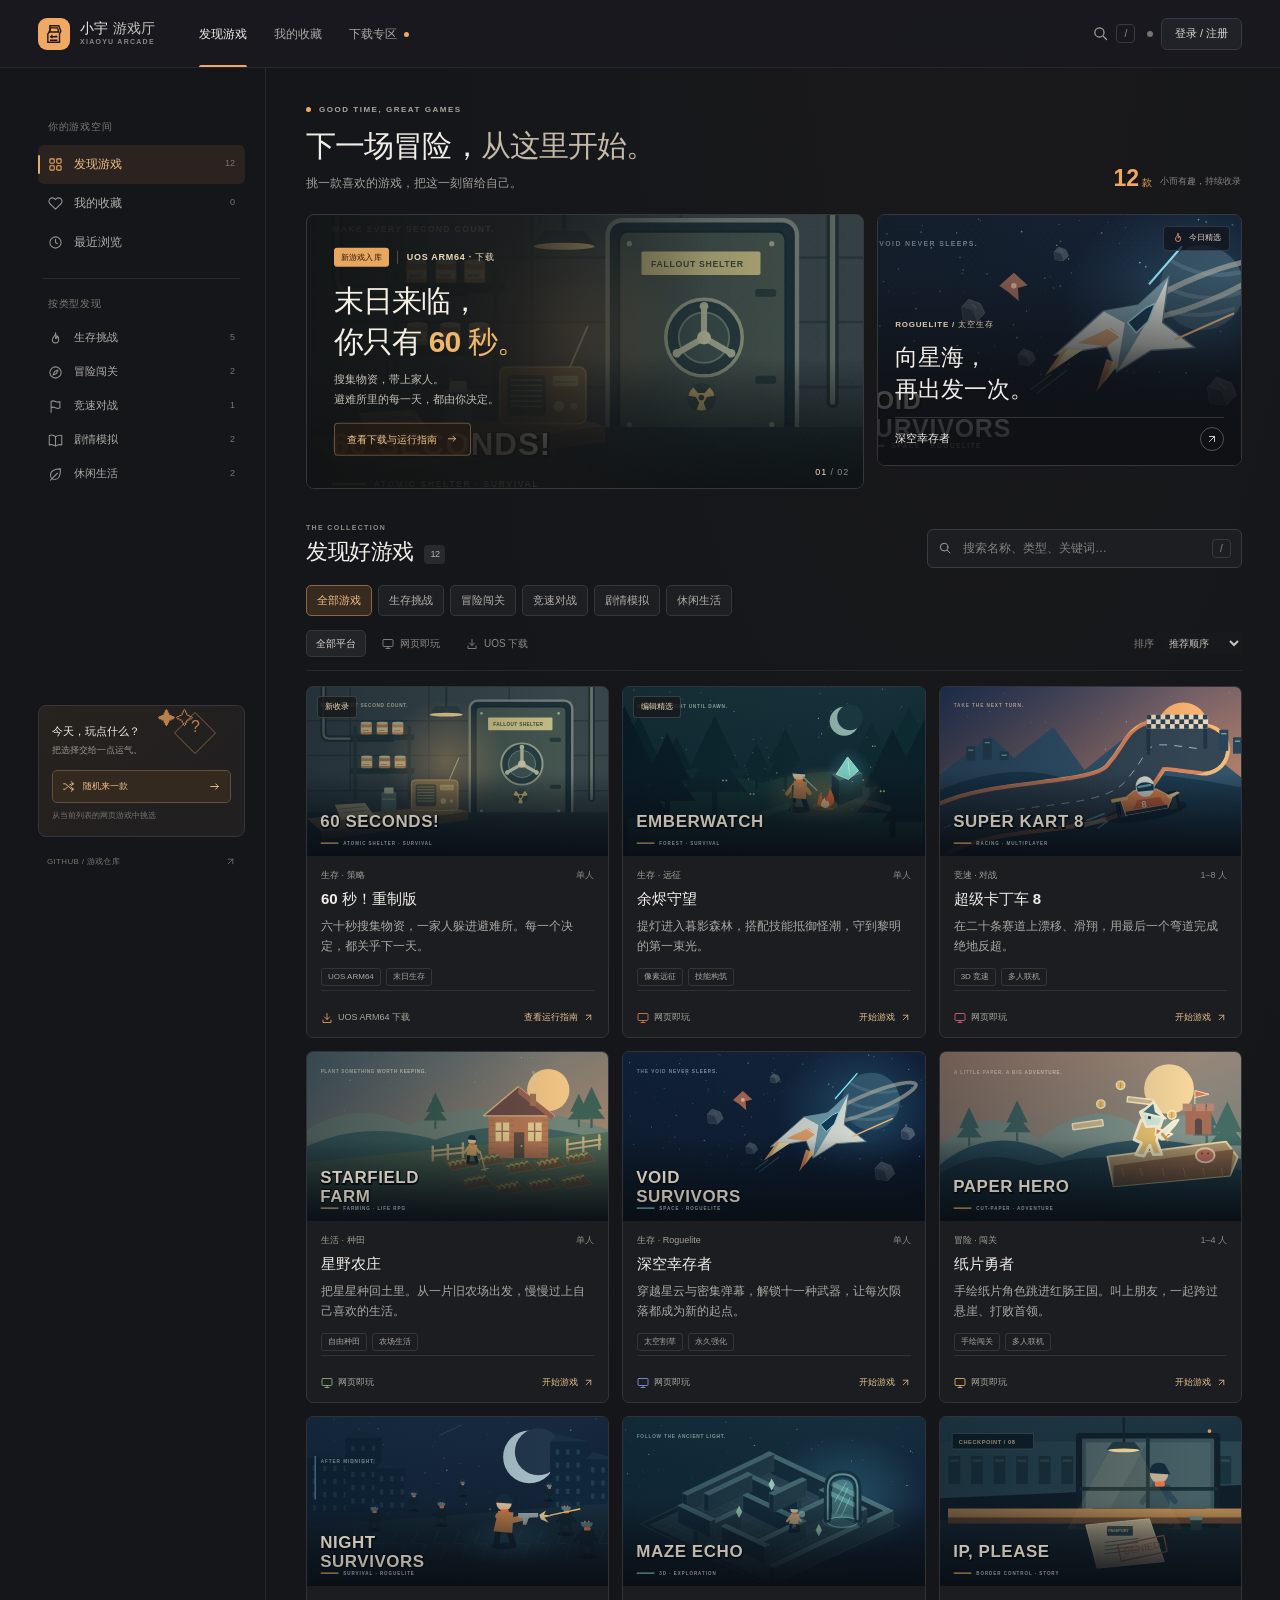
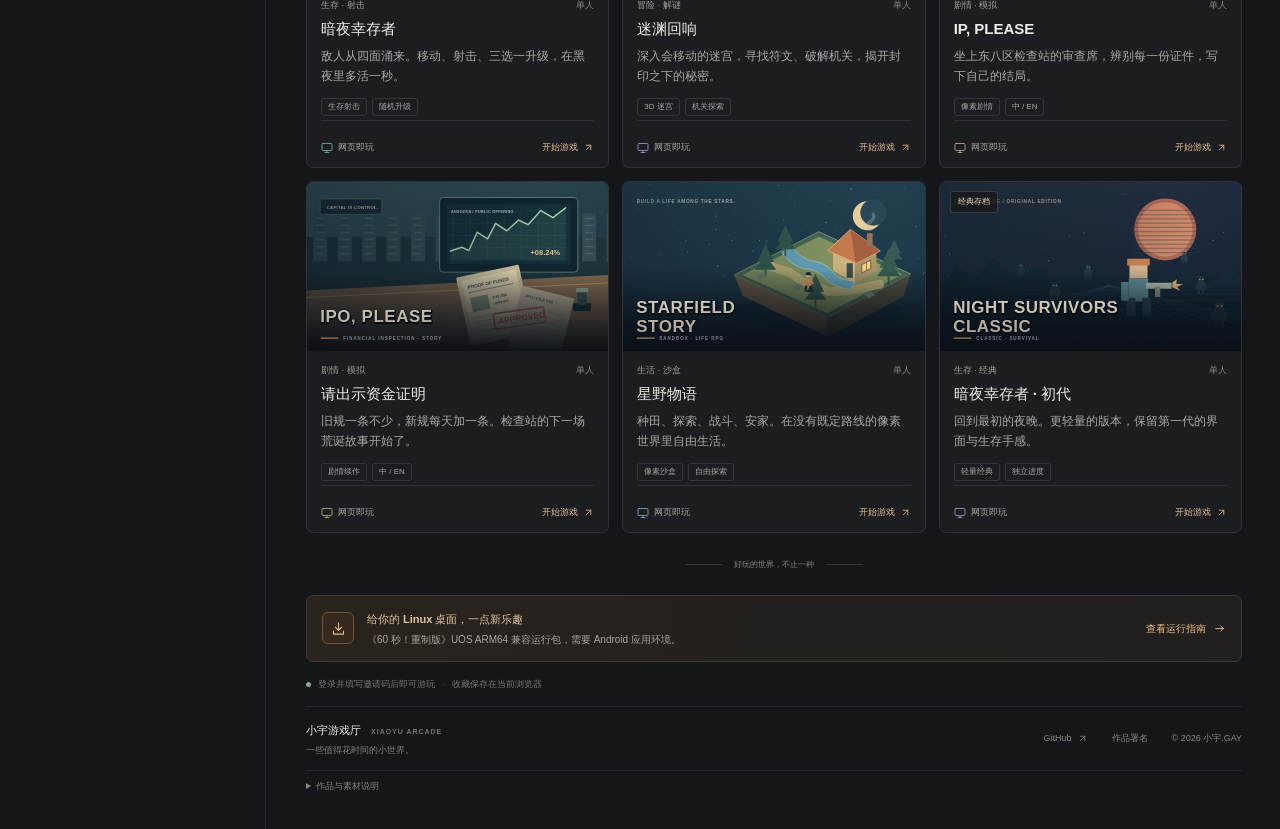
<file: index.html>
<!doctype html>
<html lang="zh-CN">
<head>
<meta charset="utf-8">
<meta name="viewport" content="width=device-width, initial-scale=1">
<meta name="theme-color" content="#11131a">
<meta name="arcade-api" content="https://arcade.ghbqu.dpdns.org">
<title>小宇游戏厅 · 下一场冒险，从这里开始</title>
<meta name="description" content="小宇游戏厅：发现生存、冒险、竞速、剧情与生活游戏。分类浏览、即时搜索、收藏喜爱的作品，另有 UOS ARM64 兼容运行包下载。">
<meta property="og:title" content="小宇游戏厅 · 下一场冒险，从这里开始">
<meta property="og:description" content="12 款游戏，11 款网页作品与 UOS ARM64 下载。发现你的下一场冒险。">
<link rel="icon" href="assets/favicon.svg" type="image/svg+xml">
<link rel="stylesheet" href="assets/arcade.css">
</head>
<body>
<svg class="sprite-sheet" aria-hidden="true" xmlns="http://www.w3.org/2000/svg"><defs><symbol id="i-search" viewBox="0 0 24 24"><circle cx="10.5" cy="10.5" r="6.5"/><path d="m16 16 4.5 4.5"/></symbol><symbol id="i-grid" viewBox="0 0 24 24"><rect x="3" y="3" width="7" height="7" rx="1.5"/><rect x="14" y="3" width="7" height="7" rx="1.5"/><rect x="3" y="14" width="7" height="7" rx="1.5"/><rect x="14" y="14" width="7" height="7" rx="1.5"/></symbol><symbol id="i-heart" viewBox="0 0 24 24"><path d="M20.8 4.6a5.5 5.5 0 0 0-7.8 0L12 5.7l-1.1-1.1a5.5 5.5 0 1 0-7.8 7.8L12 21l8.8-8.6a5.5 5.5 0 0 0 0-7.8Z"/></symbol><symbol id="i-clock" viewBox="0 0 24 24"><circle cx="12" cy="12" r="9"/><path d="M12 7v5l3 2"/></symbol><symbol id="i-download" viewBox="0 0 24 24"><path d="M12 3v12m-5-5 5 5 5-5M4 16v5h16v-5"/></symbol><symbol id="i-arrow" viewBox="0 0 24 24"><path d="M5 12h14m-5-5 5 5-5 5"/></symbol><symbol id="i-external" viewBox="0 0 24 24"><path d="M7 17 17 7H7m10 0v10"/></symbol><symbol id="i-play" viewBox="0 0 24 24"><path d="m9 5 11 7-11 7Z"/></symbol><symbol id="i-shuffle" viewBox="0 0 24 24"><path d="M3 7h3l12 10h3m-4-4 4 4-4 4M3 17h3l4-4m4-4 4-2h3m-4-4 4 4-4 4"/></symbol><symbol id="i-flame" viewBox="0 0 24 24"><path d="M12 3c1 5-5 6-5 11a5 5 0 0 0 10 0c0-3-1-5-2-6 0 4-3 4-3 4s2-5 0-9Z"/></symbol><symbol id="i-compass" viewBox="0 0 24 24"><circle cx="12" cy="12" r="9"/><path d="m16 8-2.5 5.5L8 16l2.5-5.5Z"/></symbol><symbol id="i-flag" viewBox="0 0 24 24"><path d="M5 21V4m0 0c5-4 9 4 14 0v10c-5 4-9-4-14 0"/></symbol><symbol id="i-book" viewBox="0 0 24 24"><path d="M12 6C9 3 5 3 2 4v15c4-1 7 0 10 2 3-2 6-3 10-2V4c-4-1-7 0-10 2Zm0 0v15"/></symbol><symbol id="i-leaf" viewBox="0 0 24 24"><path d="M20 3C10 3 4 6 4 13a7 7 0 0 0 7 7c7 0 9-7 9-17ZM4 21 15 10"/></symbol><symbol id="i-monitor" viewBox="0 0 24 24"><rect x="2" y="3" width="20" height="14" rx="2"/><path d="M8 21h8m-4-4v4"/></symbol><symbol id="i-users" viewBox="0 0 24 24"><circle cx="9" cy="8" r="3"/><path d="M3 21v-3a6 6 0 0 1 12 0v3m2-16a3 3 0 0 1 0 6m1 4a5 5 0 0 1 3 4v2"/></symbol><symbol id="i-close" viewBox="0 0 24 24"><path d="m6 6 12 12M6 18 18 6"/></symbol><symbol id="i-user" viewBox="0 0 24 24"><circle cx="12" cy="8" r="4"/><path d="M4 21v-2a8 8 0 0 1 16 0v2"/></symbol><symbol id="i-chevron" viewBox="0 0 24 24"><path d="m9 5 7 7-7 7"/></symbol></defs></svg>
<a class="skip-link" href="#library">跳到游戏列表</a>
<header class="site-header"><div class="header-inner">
  <a class="brand" href="./" aria-label="小宇游戏厅首页"><span class="brand-icon"><svg viewBox="0 0 32 32" aria-hidden="true"><path d="M10 4h13l3 8-2 4v12H7V16l3-4Z" fill="none" stroke="currentColor" stroke-width="2"/><path d="M11 7h10l2 6H9Zm-1 13h11M13 17v5m6-4v1M10 25h11" fill="none" stroke="currentColor" stroke-width="2"/></svg></span><span>小宇<span class="brand-soft">游戏厅</span><small>XIAOYU ARCADE</small></span></a>
  <nav class="header-nav" aria-label="主导航"><a href="#library" class="active" data-nav="discover">发现游戏</a><button type="button" data-view="favorites">我的收藏</button><button type="button" data-platform="download">下载专区<span class="nav-new"></span></button></nav>
  <div class="header-actions"><button class="header-search" type="button" id="focus-search" aria-label="搜索游戏"><svg class="icon " aria-hidden="true"><use href="#i-search"></use></svg><kbd>/</kbd></button><div class="accountbar" id="accountbar" data-state="login"><span class="ab-dot" aria-hidden="true"></span><span class="ab-name sr-only" id="ab-name">未登录</span><span class="ab-note sr-only" id="ab-note">登录后凭邀请码进入</span><button type="button" class="ab-btn" id="ab-main">登录 / 注册</button><button type="button" class="ab-btn ab-ghost" id="ab-logout" hidden>退出</button></div></div>
</div></header>
<div class="page-layout">
<aside class="sidebar" aria-label="游戏导航"><div class="sidebar-sticky">
 <p class="side-label">你的游戏空间</p>
 <button type="button" class="side-link active" data-view="all" aria-pressed="true"><svg class="icon " aria-hidden="true"><use href="#i-grid"></use></svg><span>发现游戏</span><span class="side-number">12</span></button>
 <button type="button" class="side-link" data-view="favorites" aria-pressed="false"><svg class="icon " aria-hidden="true"><use href="#i-heart"></use></svg><span>我的收藏</span><span class="side-number" id="favorite-count">0</span></button>
 <button type="button" class="side-link" data-view="recent" aria-pressed="false"><svg class="icon " aria-hidden="true"><use href="#i-clock"></use></svg><span>最近浏览</span></button>
 <div class="side-divider"></div><p class="side-label">按类型发现</p><button type="button" class="side-category" data-category="survival" aria-pressed="false"><svg class="icon " aria-hidden="true"><use href="#i-flame"></use></svg><span>生存挑战</span><span class="category-count" data-count="survival"></span></button><button type="button" class="side-category" data-category="adventure" aria-pressed="false"><svg class="icon " aria-hidden="true"><use href="#i-compass"></use></svg><span>冒险闯关</span><span class="category-count" data-count="adventure"></span></button><button type="button" class="side-category" data-category="racing" aria-pressed="false"><svg class="icon " aria-hidden="true"><use href="#i-flag"></use></svg><span>竞速对战</span><span class="category-count" data-count="racing"></span></button><button type="button" class="side-category" data-category="story" aria-pressed="false"><svg class="icon " aria-hidden="true"><use href="#i-book"></use></svg><span>剧情模拟</span><span class="category-count" data-count="story"></span></button><button type="button" class="side-category" data-category="life" aria-pressed="false"><svg class="icon " aria-hidden="true"><use href="#i-leaf"></use></svg><span>休闲生活</span><span class="category-count" data-count="life"></span></button>
 <div class="sidebar-bottom"><div class="random-art" aria-hidden="true">✦<span>?</span>✧</div><h3>今天，玩点什么？</h3><p>把选择交给一点运气。</p><button type="button" class="random-button" id="random-game"><svg class="icon " aria-hidden="true"><use href="#i-shuffle"></use></svg>随机来一款<svg class="icon " aria-hidden="true"><use href="#i-arrow"></use></svg></button><span class="sidebar-small">从当前列表的网页游戏中挑选</span></div>
 <a class="repo-link" href="https://github.com/GHBQU/game" target="_blank" rel="noopener">GITHUB / 游戏仓库 <svg class="icon " aria-hidden="true"><use href="#i-external"></use></svg></a>
</div></aside>
<main id="main-content">
 <section class="intro"><div><span class="eyebrow"><span></span> GOOD TIME, GREAT GAMES</span><h1>下一场冒险，<span>从这里开始。</span></h1><p>挑一款喜欢的游戏，把这一刻留给自己。</p></div><div class="collection-stat"><strong>12<span>款</span></strong><span>小而有趣，持续收录</span></div></section>
 <section class="featured-row" aria-label="本期推荐">
  <a class="feature-main entry" href="games/60-seconds-reatomized/" data-access="public" data-visit="60-seconds"><img src="assets/covers/60-seconds.svg" alt="避难所主题插画" width="640" height="360" fetchpriority="high"><div class="feature-shade"></div><div class="feature-content"><div class="feature-badges"><span class="new-badge">新游戏入库</span><span>UOS ARM64 · 下载</span></div><h2>末日来临，<br>你只有 <em>60 秒。</em></h2><p>搜集物资，带上家人。<br>避难所里的每一天，都由你决定。</p><span class="feature-button">查看下载与运行指南 <svg class="icon " aria-hidden="true"><use href="#i-arrow"></use></svg></span></div><div class="feature-index" aria-hidden="true">01 <span>/ 02</span></div></a>
  <a class="feature-side entry" href="games/void-survivors/" data-visit="void-survivors"><img src="assets/covers/void-survivors.svg" alt="深空飞船主题插画" width="640" height="360"><span class="pick-badge"><svg class="icon " aria-hidden="true"><use href="#i-flame"></use></svg> 今日精选</span><div class="feature-side-content"><span>ROGUELITE / 太空生存</span><h2>向星海，<br>再出发一次。</h2><div><span>深空幸存者</span><span class="round-arrow"><svg class="icon " aria-hidden="true"><use href="#i-external"></use></svg></span></div></div></a>
 </section>
 <section id="library" class="library" aria-labelledby="library-title">
  <div class="library-heading"><div><span class="section-kicker">THE COLLECTION</span><h2 id="library-title">发现好游戏 <span id="result-count">12</span></h2></div><div class="search-box"><svg class="icon " aria-hidden="true"><use href="#i-search"></use></svg><label class="sr-only" for="game-search">搜索名称、类型或关键词</label><input id="game-search" type="search" placeholder="搜索名称、类型、关键词…" autocomplete="off" maxlength="100"><button type="button" id="clear-search" aria-label="清除搜索" hidden><svg class="icon " aria-hidden="true"><use href="#i-close"></use></svg></button><kbd>/</kbd></div></div>
  <div class="category-chips" role="group" aria-label="游戏类型"><button type="button" class="category-chip active" data-category="all" aria-pressed="true">全部游戏</button><button type="button" class="category-chip" data-category="survival" aria-pressed="false">生存挑战</button><button type="button" class="category-chip" data-category="adventure" aria-pressed="false">冒险闯关</button><button type="button" class="category-chip" data-category="racing" aria-pressed="false">竞速对战</button><button type="button" class="category-chip" data-category="story" aria-pressed="false">剧情模拟</button><button type="button" class="category-chip" data-category="life" aria-pressed="false">休闲生活</button></div>
  <div class="library-toolbar"><div class="platform-filters" role="group" aria-label="游戏平台"><button type="button" data-platform="all" class="active" aria-pressed="true">全部平台</button><button type="button" data-platform="web" aria-pressed="false"><svg class="icon " aria-hidden="true"><use href="#i-monitor"></use></svg>网页即玩</button><button type="button" data-platform="download" aria-pressed="false"><svg class="icon " aria-hidden="true"><use href="#i-download"></use></svg>UOS 下载</button></div><label class="sort-control">排序<select id="game-sort" aria-label="游戏排序"><option value="featured">推荐顺序</option><option value="name">游戏名称</option><option value="recent">最近浏览</option></select></label></div>
  <div class="active-view" id="active-view" hidden><span id="view-label"></span><button type="button" id="reset-filters">重置筛选 <svg class="icon " aria-hidden="true"><use href="#i-close"></use></svg></button></div>
  <p class="sr-only" aria-live="polite" aria-atomic="true" id="search-status">显示全部 12 款游戏</p>
  <div class="game-grid" id="game-grid"><article class="game-card" data-id="60-seconds" data-category="survival" data-platform="download" data-title="60 秒！重制版" data-search="60 秒！重制版 60 SECONDS! REATOMIZED 六十秒搜集物资，一家人躲进避难所。每一个决定，都关乎下一天。 六十秒 重制版 60 seconds reatomized linux uos arm64 安卓 android 核战争 避难所 UOS ARM64 末日生存" data-order="0" style="--card-accent:#eaa552">
  <a class="entry card-main" href="games/60-seconds-reatomized/" data-access="public" data-visit="60-seconds">
    <div class="cover"><img src="assets/covers/60-seconds.svg" alt="" loading="lazy" width="640" height="360"><span class="cover-badge">新收录</span><span class="cover-open"><svg class="icon " aria-hidden="true"><use href="#i-download"></use></svg></span></div>
    <div class="card-body"><div class="card-genre">生存 · 策略<span>单人</span></div><h3>60 秒！重制版</h3><p>六十秒搜集物资，一家人躲进避难所。每一个决定，都关乎下一天。</p><div class="card-tags"><span>UOS ARM64</span><span>末日生存</span></div><div class="card-bottom"><span><svg class="icon " aria-hidden="true"><use href="#i-download"></use></svg>UOS ARM64 下载</span><span class="card-action">查看运行指南<svg class="icon " aria-hidden="true"><use href="#i-external"></use></svg></span></div></div>
  </a><button class="favorite-button" type="button" data-favorite="60-seconds" aria-pressed="false" aria-label="收藏60 秒！重制版"><svg class="icon " aria-hidden="true"><use href="#i-heart"></use></svg></button>
</article><article class="game-card" data-id="emberwatch" data-category="survival" data-platform="web" data-title="余烬守望" data-search="余烬守望 EMBERWATCH 提灯进入暮影森林，搭配技能抵御怪潮，守到黎明的第一束光。 森林 像素 生存 割草 冲刺 emberwatch 像素远征 技能构筑" data-order="1" style="--card-accent:#dd7f41">
  <a class="entry card-main" href="games/emberwatch/" data-visit="emberwatch">
    <div class="cover"><img src="assets/covers/emberwatch.svg" alt="" loading="lazy" width="640" height="360"><span class="cover-badge">编辑精选</span><span class="cover-open"><svg class="icon " aria-hidden="true"><use href="#i-play"></use></svg></span></div>
    <div class="card-body"><div class="card-genre">生存 · 远征<span>单人</span></div><h3>余烬守望</h3><p>提灯进入暮影森林，搭配技能抵御怪潮，守到黎明的第一束光。</p><div class="card-tags"><span>像素远征</span><span>技能构筑</span></div><div class="card-bottom"><span><svg class="icon " aria-hidden="true"><use href="#i-monitor"></use></svg>网页即玩</span><span class="card-action">开始游戏<svg class="icon " aria-hidden="true"><use href="#i-external"></use></svg></span></div></div>
  </a><button class="favorite-button" type="button" data-favorite="emberwatch" aria-pressed="false" aria-label="收藏余烬守望"><svg class="icon " aria-hidden="true"><use href="#i-heart"></use></svg></button>
</article><article class="game-card" data-id="super-kart-8" data-category="racing" data-platform="web" data-title="超级卡丁车 8" data-search="超级卡丁车 8 SUPER KART 8 在二十条赛道上漂移、滑翔，用最后一个弯道完成绝地反超。 赛车 卡丁车 联机 多人 竞速 super kart 8 3D 竞速 多人联机" data-order="2" style="--card-accent:#e0657e">
  <a class="entry card-main" href="games/super-kart-8/" data-visit="super-kart-8">
    <div class="cover"><img src="assets/covers/super-kart-8.svg" alt="" loading="lazy" width="640" height="360"><span class="cover-open"><svg class="icon " aria-hidden="true"><use href="#i-play"></use></svg></span></div>
    <div class="card-body"><div class="card-genre">竞速 · 对战<span>1–8 人</span></div><h3>超级卡丁车 8</h3><p>在二十条赛道上漂移、滑翔，用最后一个弯道完成绝地反超。</p><div class="card-tags"><span>3D 竞速</span><span>多人联机</span></div><div class="card-bottom"><span><svg class="icon " aria-hidden="true"><use href="#i-monitor"></use></svg>网页即玩</span><span class="card-action">开始游戏<svg class="icon " aria-hidden="true"><use href="#i-external"></use></svg></span></div></div>
  </a><button class="favorite-button" type="button" data-favorite="super-kart-8" aria-pressed="false" aria-label="收藏超级卡丁车 8"><svg class="icon " aria-hidden="true"><use href="#i-heart"></use></svg></button>
</article><article class="game-card" data-id="starfield-farm" data-category="life" data-platform="web" data-title="星野农庄" data-search="星野农庄 STARFIELD FARM 把星星种回土里。从一片旧农场出发，慢慢过上自己喜欢的生活。 生活 模拟 沙盒 种田 像素 星野 农庄 farm 自由种田 农场生活" data-order="3" style="--card-accent:#93b67b">
  <a class="entry card-main" href="games/starfield-farm/" data-visit="starfield-farm">
    <div class="cover"><img src="assets/covers/starfield-farm.svg" alt="" loading="lazy" width="640" height="360"><span class="cover-open"><svg class="icon " aria-hidden="true"><use href="#i-play"></use></svg></span></div>
    <div class="card-body"><div class="card-genre">生活 · 种田<span>单人</span></div><h3>星野农庄</h3><p>把星星种回土里。从一片旧农场出发，慢慢过上自己喜欢的生活。</p><div class="card-tags"><span>自由种田</span><span>农场生活</span></div><div class="card-bottom"><span><svg class="icon " aria-hidden="true"><use href="#i-monitor"></use></svg>网页即玩</span><span class="card-action">开始游戏<svg class="icon " aria-hidden="true"><use href="#i-external"></use></svg></span></div></div>
  </a><button class="favorite-button" type="button" data-favorite="starfield-farm" aria-pressed="false" aria-label="收藏星野农庄"><svg class="icon " aria-hidden="true"><use href="#i-heart"></use></svg></button>
</article><article class="game-card" data-id="void-survivors" data-category="survival" data-platform="web" data-title="深空幸存者" data-search="深空幸存者 VOID SURVIVORS 穿越星云与密集弹幕，解锁十一种武器，让每次陨落都成为新的起点。 太空 飞船 生存 射击 割草 roguelite void survivors 太空割草 永久强化" data-order="4" style="--card-accent:#8b95df">
  <a class="entry card-main" href="games/void-survivors/" data-visit="void-survivors">
    <div class="cover"><img src="assets/covers/void-survivors.svg" alt="" loading="lazy" width="640" height="360"><span class="cover-open"><svg class="icon " aria-hidden="true"><use href="#i-play"></use></svg></span></div>
    <div class="card-body"><div class="card-genre">生存 · Roguelite<span>单人</span></div><h3>深空幸存者</h3><p>穿越星云与密集弹幕，解锁十一种武器，让每次陨落都成为新的起点。</p><div class="card-tags"><span>太空割草</span><span>永久强化</span></div><div class="card-bottom"><span><svg class="icon " aria-hidden="true"><use href="#i-monitor"></use></svg>网页即玩</span><span class="card-action">开始游戏<svg class="icon " aria-hidden="true"><use href="#i-external"></use></svg></span></div></div>
  </a><button class="favorite-button" type="button" data-favorite="void-survivors" aria-pressed="false" aria-label="收藏深空幸存者"><svg class="icon " aria-hidden="true"><use href="#i-heart"></use></svg></button>
</article><article class="game-card" data-id="paper-hero" data-category="adventure" data-platform="web" data-title="纸片勇者" data-search="纸片勇者 PAPER HERO 手绘纸片角色跳进红肠王国。叫上朋友，一起跨过悬崖、打败首领。 手绘 横版 闯关 平台 多人 联机 纸片 paper hero 手绘闯关 多人联机" data-order="5" style="--card-accent:#e5b763">
  <a class="entry card-main" href="games/paper-hero/" data-visit="paper-hero">
    <div class="cover"><img src="assets/covers/paper-hero.svg" alt="" loading="lazy" width="640" height="360"><span class="cover-open"><svg class="icon " aria-hidden="true"><use href="#i-play"></use></svg></span></div>
    <div class="card-body"><div class="card-genre">冒险 · 闯关<span>1–4 人</span></div><h3>纸片勇者</h3><p>手绘纸片角色跳进红肠王国。叫上朋友，一起跨过悬崖、打败首领。</p><div class="card-tags"><span>手绘闯关</span><span>多人联机</span></div><div class="card-bottom"><span><svg class="icon " aria-hidden="true"><use href="#i-monitor"></use></svg>网页即玩</span><span class="card-action">开始游戏<svg class="icon " aria-hidden="true"><use href="#i-external"></use></svg></span></div></div>
  </a><button class="favorite-button" type="button" data-favorite="paper-hero" aria-pressed="false" aria-label="收藏纸片勇者"><svg class="icon " aria-hidden="true"><use href="#i-heart"></use></svg></button>
</article><article class="game-card" data-id="night-survivors" data-category="survival" data-platform="web" data-title="暗夜幸存者" data-search="暗夜幸存者 NIGHT SURVIVORS 敌人从四面涌来。移动、射击、三选一升级，在黑夜里多活一秒。 生存 射击 割草 暗夜 night survivors 生存射击 随机升级" data-order="6" style="--card-accent:#66b4a9">
  <a class="entry card-main" href="games/night-survivors/" data-visit="night-survivors">
    <div class="cover"><img src="assets/covers/night-survivors.svg" alt="" loading="lazy" width="640" height="360"><span class="cover-open"><svg class="icon " aria-hidden="true"><use href="#i-play"></use></svg></span></div>
    <div class="card-body"><div class="card-genre">生存 · 射击<span>单人</span></div><h3>暗夜幸存者</h3><p>敌人从四面涌来。移动、射击、三选一升级，在黑夜里多活一秒。</p><div class="card-tags"><span>生存射击</span><span>随机升级</span></div><div class="card-bottom"><span><svg class="icon " aria-hidden="true"><use href="#i-monitor"></use></svg>网页即玩</span><span class="card-action">开始游戏<svg class="icon " aria-hidden="true"><use href="#i-external"></use></svg></span></div></div>
  </a><button class="favorite-button" type="button" data-favorite="night-survivors" aria-pressed="false" aria-label="收藏暗夜幸存者"><svg class="icon " aria-hidden="true"><use href="#i-heart"></use></svg></button>
</article><article class="game-card" data-id="maze-echo" data-category="adventure" data-platform="web" data-title="迷渊回响" data-search="迷渊回响 MAZE ECHO 深入会移动的迷宫，寻找符文、破解机关，揭开封印之下的秘密。 冒险 解谜 迷宫 3d 机关 maze echo 3D 迷宫 机关探索" data-order="7" style="--card-accent:#9d95c7">
  <a class="entry card-main" href="games/maze-echo/" data-visit="maze-echo">
    <div class="cover"><img src="assets/covers/maze-echo.svg" alt="" loading="lazy" width="640" height="360"><span class="cover-open"><svg class="icon " aria-hidden="true"><use href="#i-play"></use></svg></span></div>
    <div class="card-body"><div class="card-genre">冒险 · 解谜<span>单人</span></div><h3>迷渊回响</h3><p>深入会移动的迷宫，寻找符文、破解机关，揭开封印之下的秘密。</p><div class="card-tags"><span>3D 迷宫</span><span>机关探索</span></div><div class="card-bottom"><span><svg class="icon " aria-hidden="true"><use href="#i-monitor"></use></svg>网页即玩</span><span class="card-action">开始游戏<svg class="icon " aria-hidden="true"><use href="#i-external"></use></svg></span></div></div>
  </a><button class="favorite-button" type="button" data-favorite="maze-echo" aria-pressed="false" aria-label="收藏迷渊回响"><svg class="icon " aria-hidden="true"><use href="#i-heart"></use></svg></button>
</article><article class="game-card" data-id="ip-please" data-category="story" data-platform="web" data-title="IP, PLEASE" data-search="IP, PLEASE 请出示你的 IP 坐上东八区检查站的审查席，辨别每一份证件，写下自己的结局。 ip please 请出示 ip 剧情 模拟 审查 证件 双语 像素剧情 中 / EN" data-order="8" style="--card-accent:#c1a67e">
  <a class="entry card-main" href="games/ip-please/" data-visit="ip-please">
    <div class="cover"><img src="assets/covers/ip-please.svg" alt="" loading="lazy" width="640" height="360"><span class="cover-open"><svg class="icon " aria-hidden="true"><use href="#i-play"></use></svg></span></div>
    <div class="card-body"><div class="card-genre">剧情 · 模拟<span>单人</span></div><h3>IP, PLEASE</h3><p>坐上东八区检查站的审查席，辨别每一份证件，写下自己的结局。</p><div class="card-tags"><span>像素剧情</span><span>中 / EN</span></div><div class="card-bottom"><span><svg class="icon " aria-hidden="true"><use href="#i-monitor"></use></svg>网页即玩</span><span class="card-action">开始游戏<svg class="icon " aria-hidden="true"><use href="#i-external"></use></svg></span></div></div>
  </a><button class="favorite-button" type="button" data-favorite="ip-please" aria-pressed="false" aria-label="收藏IP, PLEASE"><svg class="icon " aria-hidden="true"><use href="#i-heart"></use></svg></button>
</article><article class="game-card" data-id="ipo-please" data-category="story" data-platform="web" data-title="请出示资金证明" data-search="请出示资金证明 IPO, PLEASE 旧规一条不少，新规每天加一条。检查站的下一场荒诞故事开始了。 ipo please 资金 上市 审查 证件 剧情 模拟 剧情续作 中 / EN" data-order="9" style="--card-accent:#b5aa75">
  <a class="entry card-main" href="games/ipo-please/" data-visit="ipo-please">
    <div class="cover"><img src="assets/covers/ipo-please.svg" alt="" loading="lazy" width="640" height="360"><span class="cover-open"><svg class="icon " aria-hidden="true"><use href="#i-play"></use></svg></span></div>
    <div class="card-body"><div class="card-genre">剧情 · 模拟<span>单人</span></div><h3>请出示资金证明</h3><p>旧规一条不少，新规每天加一条。检查站的下一场荒诞故事开始了。</p><div class="card-tags"><span>剧情续作</span><span>中 / EN</span></div><div class="card-bottom"><span><svg class="icon " aria-hidden="true"><use href="#i-monitor"></use></svg>网页即玩</span><span class="card-action">开始游戏<svg class="icon " aria-hidden="true"><use href="#i-external"></use></svg></span></div></div>
  </a><button class="favorite-button" type="button" data-favorite="ipo-please" aria-pressed="false" aria-label="收藏请出示资金证明"><svg class="icon " aria-hidden="true"><use href="#i-heart"></use></svg></button>
</article><article class="game-card" data-id="starfield-story" data-category="life" data-platform="web" data-title="星野物语" data-search="星野物语 STARFIELD STORY 种田、探索、战斗、安家。在没有既定路线的像素世界里自由生活。 沙盒 rpg 生活 种田 模拟 像素 星野 story 像素沙盒 自由探索" data-order="10" style="--card-accent:#7ea9c4">
  <a class="entry card-main" href="games/starfield-story/" data-visit="starfield-story">
    <div class="cover"><img src="assets/covers/starfield-story.svg" alt="" loading="lazy" width="640" height="360"><span class="cover-open"><svg class="icon " aria-hidden="true"><use href="#i-play"></use></svg></span></div>
    <div class="card-body"><div class="card-genre">生活 · 沙盒<span>单人</span></div><h3>星野物语</h3><p>种田、探索、战斗、安家。在没有既定路线的像素世界里自由生活。</p><div class="card-tags"><span>像素沙盒</span><span>自由探索</span></div><div class="card-bottom"><span><svg class="icon " aria-hidden="true"><use href="#i-monitor"></use></svg>网页即玩</span><span class="card-action">开始游戏<svg class="icon " aria-hidden="true"><use href="#i-external"></use></svg></span></div></div>
  </a><button class="favorite-button" type="button" data-favorite="starfield-story" aria-pressed="false" aria-label="收藏星野物语"><svg class="icon " aria-hidden="true"><use href="#i-heart"></use></svg></button>
</article><article class="game-card" data-id="night-survivors-classic" data-category="survival" data-platform="web" data-title="暗夜幸存者 · 初代" data-search="暗夜幸存者 · 初代 NIGHT SURVIVORS CLASSIC 回到最初的夜晚。更轻量的版本，保留第一代的界面与生存手感。 暗夜 幸存者 初代 经典 射击 生存 classic 轻量经典 独立进度" data-order="11" style="--card-accent:#9d99b7">
  <a class="entry card-main" href="games/night-survivors-classic/" data-visit="night-survivors-classic">
    <div class="cover"><img src="assets/covers/night-survivors-classic.svg" alt="" loading="lazy" width="640" height="360"><span class="cover-badge">经典存档</span><span class="cover-open"><svg class="icon " aria-hidden="true"><use href="#i-play"></use></svg></span></div>
    <div class="card-body"><div class="card-genre">生存 · 经典<span>单人</span></div><h3>暗夜幸存者 · 初代</h3><p>回到最初的夜晚。更轻量的版本，保留第一代的界面与生存手感。</p><div class="card-tags"><span>轻量经典</span><span>独立进度</span></div><div class="card-bottom"><span><svg class="icon " aria-hidden="true"><use href="#i-monitor"></use></svg>网页即玩</span><span class="card-action">开始游戏<svg class="icon " aria-hidden="true"><use href="#i-external"></use></svg></span></div></div>
  </a><button class="favorite-button" type="button" data-favorite="night-survivors-classic" aria-pressed="false" aria-label="收藏暗夜幸存者 · 初代"><svg class="icon " aria-hidden="true"><use href="#i-heart"></use></svg></button>
</article></div>
  <div class="empty-state" id="empty-state" hidden><div><svg class="icon " aria-hidden="true"><use href="#i-search"></use></svg></div><h3 id="empty-title">还没有找到这款游戏</h3><p id="empty-text">试试其他关键词，或换一个分类看看。</p><button type="button" id="empty-reset">浏览全部游戏 <svg class="icon " aria-hidden="true"><use href="#i-arrow"></use></svg></button></div>
  <div class="collection-end"><span></span>好玩的世界，不止一种<span></span></div>
 </section>
 <section class="download-strip"><div class="download-strip-icon"><svg class="icon " aria-hidden="true"><use href="#i-download"></use></svg></div><div><span>给你的 Linux 桌面，一点新乐趣</span><p>《60 秒！重制版》UOS ARM64 兼容运行包，需要 Android 应用环境。</p></div><a href="games/60-seconds-reatomized/">查看运行指南 <svg class="icon " aria-hidden="true"><use href="#i-arrow"></use></svg></a></section>
 <div class="status-note"><span class="status-dot"></span><span id="bar-hint">网页游戏沿用账号、邀请码与开放时段规则</span><span class="status-separator">·</span><span>收藏保存在当前浏览器</span></div>
 <footer class="site-footer"><div><a class="footer-brand" href="./">小宇游戏厅 <span>XIAOYU ARCADE</span></a><p>一些值得花时间的小世界。</p></div><div class="footer-right"><a href="https://github.com/GHBQU/game" target="_blank" rel="noopener">GitHub <svg class="icon " aria-hidden="true"><use href="#i-external"></use></svg></a><button type="button" id="show-credits">作品署名</button><span>© 2026 小宇.GAY</span></div></footer>
 <details class="credits" id="credits"><summary>作品与素材说明</summary><p>IP, PLEASE 与 IPO, PLEASE 为原团队开发的静态镜像；IP, PLEASE 使用 MIT 许可。暗夜幸存者由 wyc &amp; DeepSeek 开发。纸片勇者角色为儿童手绘，代码与纸艺包装由 WorkBuddy 完成。其他作品说明见各游戏及仓库文档。首页封面为主题插画。《60 Seconds! Reatomized》提供原 Android APK 的兼容运行包，需要 Android 应用环境，尚未在 UOS 实机验证；游戏相关权利归原权利人。</p></details>
</main>
</div>
<div class="toast" id="toast" role="status" hidden></div>
<!-- ============ 门禁弹窗 ============ -->
<div class="gate" id="gate" hidden>
  <div class="gate-card" role="dialog" aria-modal="true" aria-labelledby="gate-title">
    <button type="button" class="gate-x" id="gate-x" aria-label="关闭">×</button>

    <!-- 登录 / 注册 -->
    <div class="gate-panel" data-panel="auth">
      <h2 id="gate-title">进入游戏厅</h2>
      <p class="gate-sub">登录后同步已接入游戏的进度。网页游戏沿用邀请码与开放时段规则。</p>

      <div class="gate-tabs" role="tablist">
        <button type="button" data-tab="login" class="on" role="tab" aria-selected="true">登录</button>
        <button type="button" data-tab="reg" role="tab" aria-selected="false">注册</button>
      </div>

      <form class="gate-form" id="f-login" autocomplete="on">
        <label>账号名<input name="name" autocomplete="username" maxlength="20" required></label>
        <label>密码<input name="pw" type="password" autocomplete="current-password" maxlength="64" required></label>
        <p class="gate-msg" data-msg></p>
        <button type="submit" class="gate-submit">登录</button>
      </form>

      <form class="gate-form" id="f-reg" autocomplete="on" hidden>
        <label>账号名<input name="name" autocomplete="username" maxlength="20" required></label>
        <label>密码<input name="pw" type="password" autocomplete="new-password" maxlength="64" required></label>
        <label><span class="lab">邀请码<span class="opt">可选</span></span><input name="invite" placeholder="请输入邀请码" spellcheck="false" autocapitalize="off"></label>
        <p class="gate-tip">不填邀请码也能注册，但只有填了邀请码才能开始游戏。</p>
        <p class="gate-msg" data-msg></p>
        <button type="submit" class="gate-submit">注册</button>
      </form>
    </div>

    <!-- 补邀请码 -->
    <div class="gate-panel" data-panel="invite" hidden>
      <h2>还差一个邀请码</h2>
      <p class="gate-sub" id="invite-hello">账号已创建，但还没有激活游玩权限。</p>
      <form class="gate-form" id="f-invite">
        <label>邀请码<input name="invite" placeholder="请输入邀请码" spellcheck="false" autocapitalize="off" required></label>
        <p class="gate-msg" data-msg></p>
        <button type="submit" class="gate-submit">激活</button>
      </form>
      <p class="gate-foot">没有邀请码？找站长要。注册的账号不会丢，填上邀请码就能玩。</p>
    </div>

    <!-- 时间锁 -->
    <div class="gate-panel" data-panel="time" hidden>
      <h2>现在不能玩</h2>
      <p class="gate-sub" id="time-reason">当前不在开放时段。</p>
      <dl class="gate-info" id="time-info"></dl>
      <p class="gate-foot">规则：法定节假日、寒暑假、周末全天开放；上学日 00:00–07:00 与 16:30–24:00 开放，周一/周二/周五提前到 15:15。</p>
      <button type="button" class="gate-submit" id="time-close">知道了</button>
    </div>
  </div>
</div>

<script src="holidays.js"></script>
<script src="arcade.js"></script>
<script src="assets/account-ui.js"></script>
<script src="assets/library.js"></script>
</body>
</html>
</file>
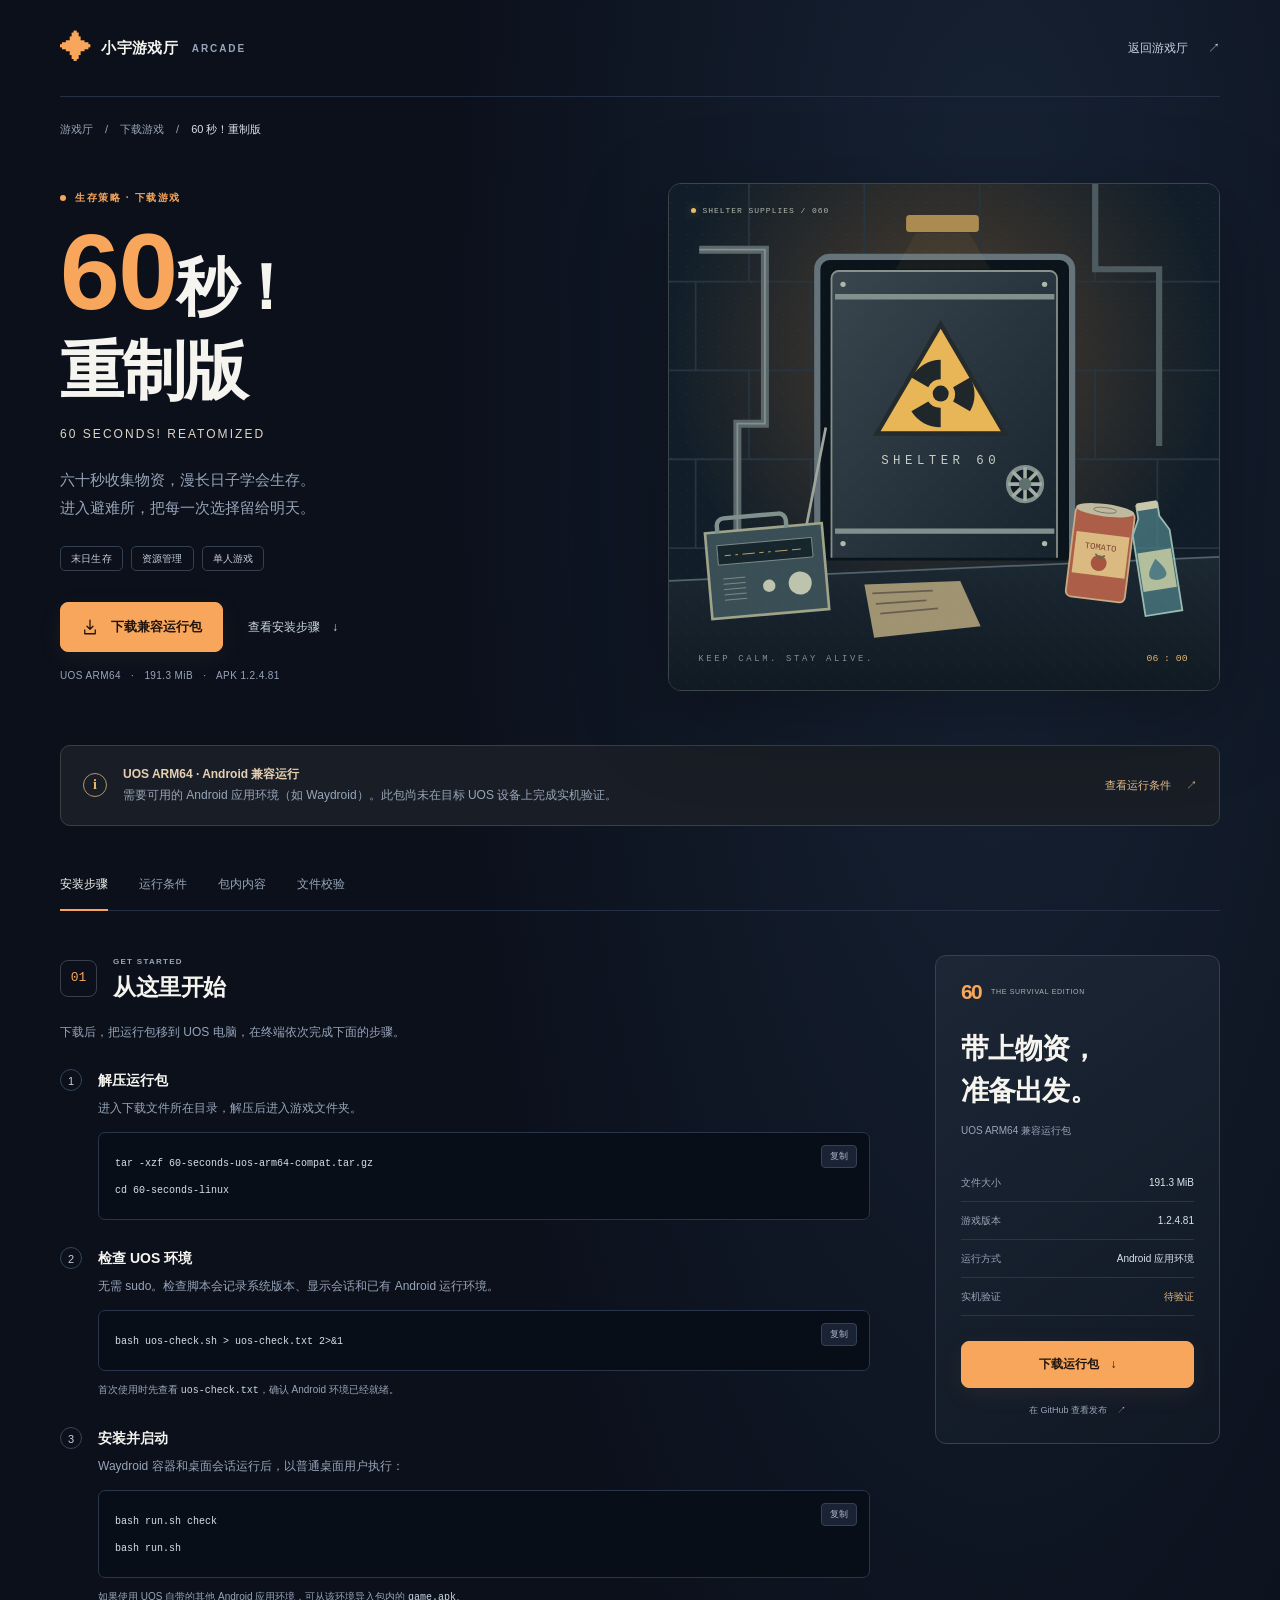
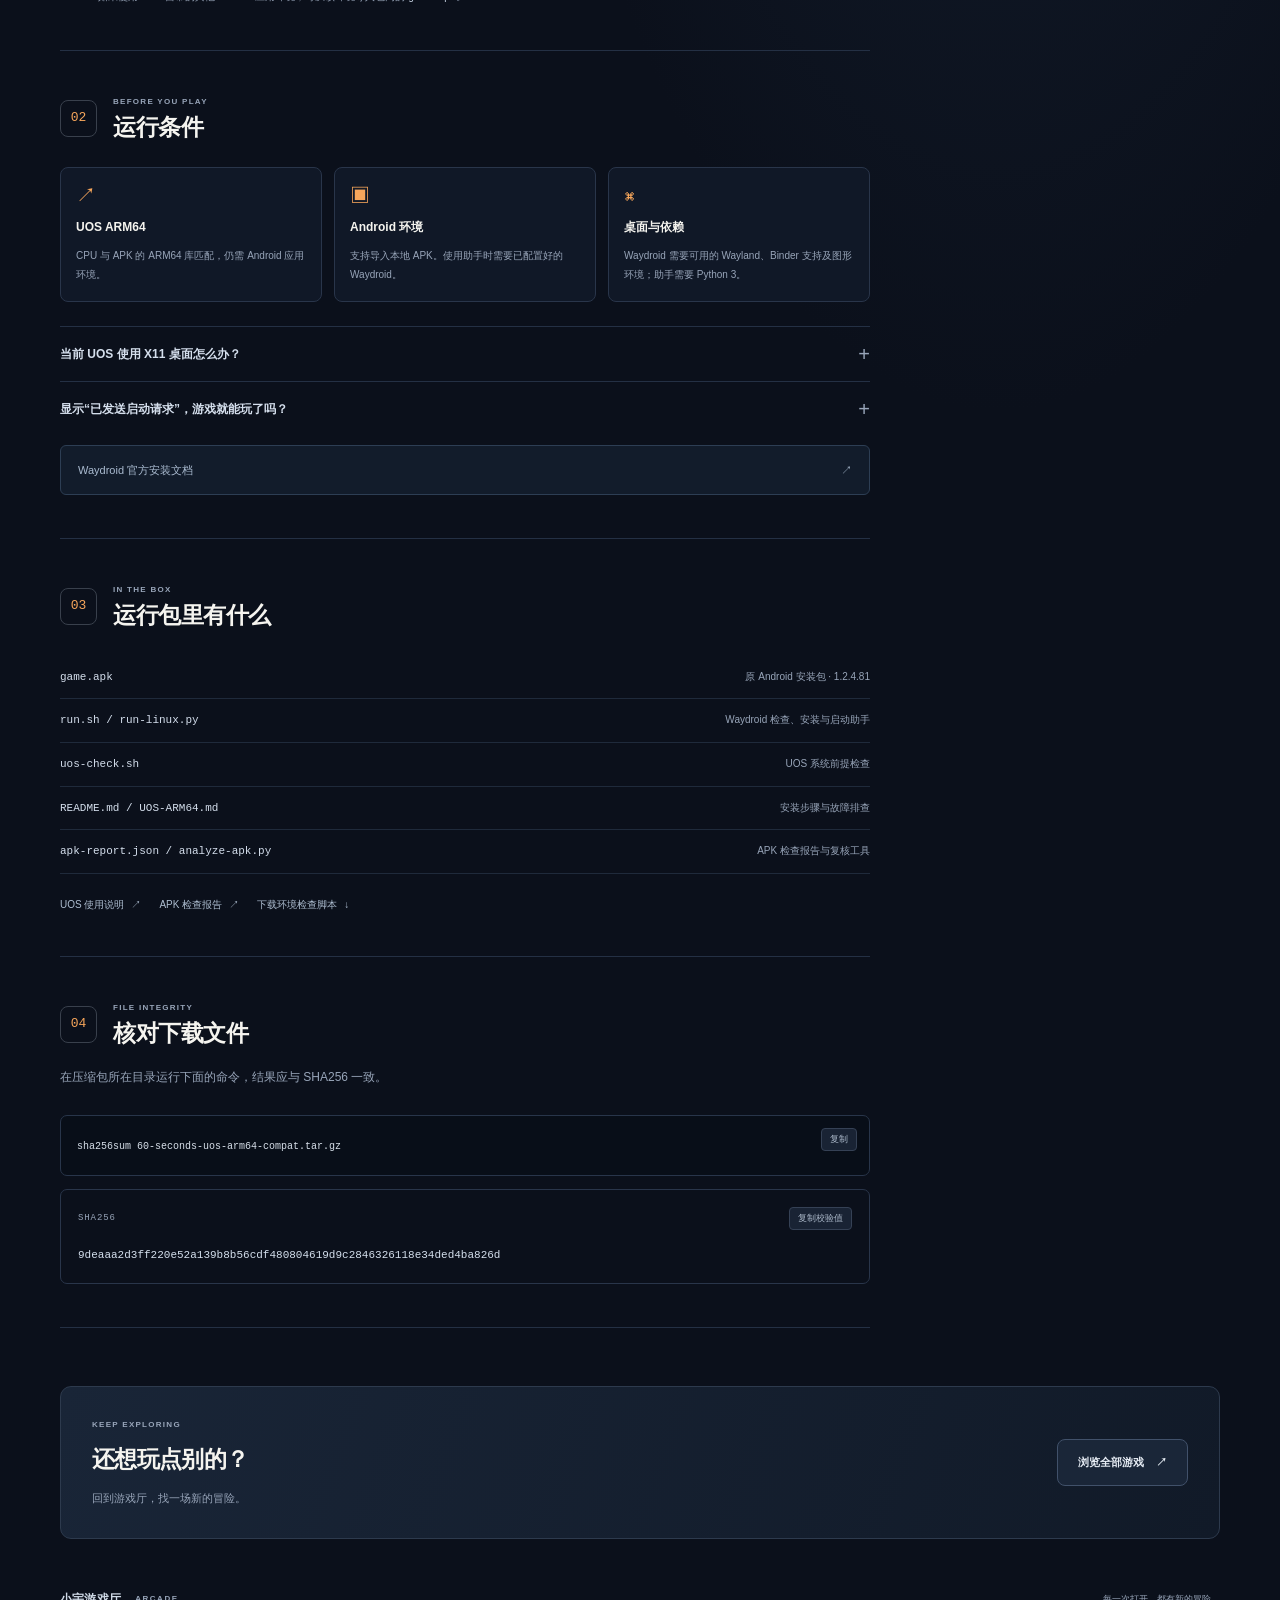
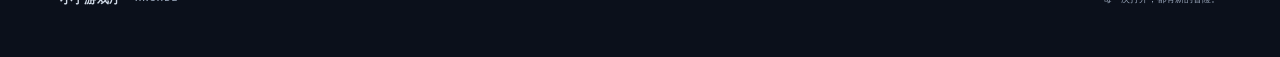
<file: games/60-seconds-reatomized/index.html>
<!doctype html>
<html lang="zh-CN">
<head>
  <meta charset="utf-8">
  <meta name="viewport" content="width=device-width,initial-scale=1">
  <meta name="theme-color" content="#0b101b">
  <meta name="description" content="60 Seconds! Reatomized UOS ARM64 兼容运行包。下载原 APK 与检查、启动助手，查看 Android 运行环境要求和安装说明。">
  <title>60 秒！重制版 · 游戏厅</title>
  <link rel="stylesheet" href="detail.css">
</head>
<body>
  <a class="skip" href="#main">跳到游戏详情</a>
  <header class="topbar shell">
    <a class="brand" href="../../"><span class="brand-icon" aria-hidden="true">✦</span> 小宇游戏厅<span class="brand-en">ARCADE</span></a>
    <a class="back" href="../../">返回游戏厅 <span aria-hidden="true">↗</span></a>
  </header>
  <main id="main" class="shell">
    <nav class="breadcrumb" aria-label="面包屑"><a href="../../">游戏厅</a><span aria-hidden="true">/</span><span>下载游戏</span><span aria-hidden="true">/</span><span>60 秒！重制版</span></nav>
    <section class="hero" aria-labelledby="game-title">
      <div class="hero-copy">
        <div class="eyebrow"><span></span> 生存策略 · 下载游戏</div>
        <h1 id="game-title"><span class="seconds">60<span>秒！</span></span><span class="edition">重制版</span></h1>
        <p class="english-title">60 SECONDS! REATOMIZED</p>
        <p class="lede">六十秒收集物资，漫长日子学会生存。<br>进入避难所，把每一次选择留给明天。</p>
        <div class="tags"><span>末日生存</span><span>资源管理</span><span>单人游戏</span></div>
        <div class="hero-actions"><a class="button primary" href="https://github.com/GHBQU/game/releases/download/60-seconds-uos-arm64-v1/60-seconds-uos-arm64-compat.tar.gz"><svg viewBox="0 0 24 24" aria-hidden="true"><path d="M12 3v12m-4-4 4 4 4-4M5 16v5h14v-5"/></svg>下载兼容运行包</a><a class="text-link" href="#install">查看安装步骤 <span aria-hidden="true">↓</span></a></div>
        <p class="download-meta">UOS ARM64 <span>·</span> 191.3 MiB <span>·</span> APK 1.2.4.81</p>
      </div>
      <div class="cover" role="img" aria-label="末日避难所插画：核警示标记、铁门、收音机、罐头和水瓶">
        <svg viewBox="0 0 620 570" xmlns="http://www.w3.org/2000/svg" aria-hidden="true">
          <defs><radialGradient id="glow"><stop stop-color="#df8b3c" stop-opacity=".3"/><stop offset="1" stop-color="#df8b3c" stop-opacity="0"/></radialGradient><linearGradient id="door" x2="1" y2="1"><stop stop-color="#39464e"/><stop offset="1" stop-color="#17242e"/></linearGradient><linearGradient id="floor" x2="0" y2="1"><stop stop-color="#1c2832"/><stop offset="1" stop-color="#101a23"/></linearGradient><pattern id="grain" width="18" height="18" patternUnits="userSpaceOnUse"><circle cx="2" cy="3" r=".7" fill="#d2dbe0" opacity=".08"/><circle cx="12" cy="11" r=".6" fill="#d2dbe0" opacity=".07"/></pattern></defs>
          <rect width="620" height="570" fill="#111e29"/>
          <ellipse cx="310" cy="190" rx="310" ry="330" fill="url(#glow)"/>
          <g stroke="#263541" stroke-width="2"><path d="M0 110h620M0 210h620M0 310h620M0 410h620M90 0v110m130-110v110m130-110v110m130-110v110M30 110v100m130-100v100m130-100v100m130-100v100m130-100v100M90 210v100m130-100v100m130-100v100m130-100v100M30 310v100m130-100v100m130-100v100m130-100v100m130-100v100"/></g>
          <path d="M0 447 620 420v150H0Z" fill="url(#floor)"/>
          <path d="m0 447 620-27" stroke="#52616b" stroke-width="2"/>
          <path d="M167 424V96a14 14 0 0 1 14-14h259a14 14 0 0 1 14 14v328" fill="#0b131b" stroke="#65737b" stroke-width="7"/>
          <path d="M183 421V106a8 8 0 0 1 8-8h238a8 8 0 0 1 8 8v315" fill="url(#door)" stroke="#88918b" stroke-width="2"/>
          <g stroke="#82908d" stroke-width="6"><path d="M187 127h247M187 391h247"/></g>
          <g fill="#adb7aa"><circle cx="196" cy="113" r="3"/><circle cx="423" cy="113" r="3"/><circle cx="196" cy="405" r="3"/><circle cx="423" cy="405" r="3"/></g>
          <path d="m306 158-72 123h144Z" fill="#e8b557" stroke="#242b2c" stroke-width="5"/>
          <g fill="#20272a" transform="translate(306 236)"><circle r="9"/><path d="M-14-7-33-18A38 38 0 0 1 0-38v22a16 16 0 0 0-14 9ZM14-7 33-18a38 38 0 0 1 0 38L14 9a16 16 0 0 0 0-16ZM0 16v22a38 38 0 0 1-33-18l19-11A16 16 0 0 0 0 16Z"/></g>
          <text x="306" y="315" fill="#c5ccc2" text-anchor="middle" font-family="monospace" font-size="14" letter-spacing="5">SHELTER 60</text>
          <circle cx="401" cy="338" r="19" fill="#101c25" stroke="#83918c" stroke-width="5"/>
          <g stroke="#a4ada1" stroke-width="4"><path d="M382 338h38m-19-19v38m-14-33 28 28m0-28-28 28"/></g><circle cx="401" cy="338" r="7" fill="#5f706f"/>
          <path d="M34 74h74v196H77v146" fill="none" stroke="#5b676b" stroke-width="9"/><path d="M34 74h74v196H77v146" fill="none" stroke="#82918e" stroke-width="2"/>
          <path d="M480 0v96h72v199" fill="none" stroke="#4d5b61" stroke-width="7"/>
          <rect x="267" y="35" width="82" height="19" rx="4" fill="#ab8b4f"/><path d="M278 55h60l24 41H255Z" fill="#e7b565" opacity=".06"/>
          <g transform="translate(35 361) rotate(-5 70 70)"><path d="M9 27h132v97H9Z" fill="#3a4e56" stroke="#9fa38a" stroke-width="3"/><path d="M23 28v-8a8 8 0 0 1 8-8h62a8 8 0 0 1 8 8v8" fill="none" stroke="#80918d" stroke-width="5"/><path d="m124 27 31-107" stroke="#a1a69c" stroke-width="3"/><rect x="21" y="42" width="107" height="22" fill="#17262d" stroke="#82918c"/><path d="M29 54h7m5 0h3m5 0h14m5 0h5m5 0h3m5 0h14m5 0h10" stroke="#c8a86c"/><g fill="#bdc3ad"><circle cx="111" cy="92" r="13"/><circle cx="76" cy="92" r="7"/></g><g stroke="#81908b"><path d="M25 80h25m-25 6h25m-25 6h25m-25 6h25m-25 6h25"/></g></g>
          <g transform="translate(448 356) rotate(7 60 80)"><rect x="2" y="13" width="67" height="102" rx="6" fill="#ad5e48" stroke="#c8ab85" stroke-width="2"/><ellipse cx="35" cy="14" rx="33" ry="7" fill="#c0b99d"/><ellipse cx="35" cy="14" rx="13" ry="3" fill="none" stroke="#6f766a"/><path d="M6 41h60v47H6Z" fill="#dbba81"/><text x="35" y="59" fill="#7b4435" font-size="10" font-family="monospace" text-anchor="middle">TOMATO</text><circle cx="35" cy="74" r="9" fill="#a8553f"/><path d="m30 64 5 4 6-3" fill="none" stroke="#5c7050" stroke-width="2"/></g>
          <g transform="translate(524 350) rotate(-9 25 80)"><path d="M13 25v-15h24v15l9 17v92H4V42Z" fill="#4e838b" fill-opacity=".72" stroke="#9bbaaf" stroke-width="2"/><rect x="13" y="7" width="24" height="9" rx="2" fill="#c9c6a9"/><path d="M6 63h38v44H6Z" fill="#b2be9c"/><path d="M25 72c-13 16-13 23 0 24 13-1 13-8 0-24" fill="#527d85"/></g>
          <path d="m220 451 108-4 23 51-120 13Z" fill="#a09372"/><path d="m229 461 68-3m-64 15 57-4m-52 15 65-6" stroke="#665f4f" stroke-width="2"/>
          <rect width="620" height="570" fill="url(#grain)"/>
          <text x="33" y="537" fill="#84918f" font-family="monospace" font-size="10" letter-spacing="3">KEEP CALM. STAY ALIVE.</text><text x="584" y="537" fill="#e7b565" font-family="monospace" font-size="11" text-anchor="end">06 : 00</text>
        </svg>
        <div class="cover-corner"><span class="status-dot"></span> SHELTER SUPPLIES / 060</div>
      </div>
    </section>

    <div class="compat-note"><span class="note-icon" aria-hidden="true">i</span><p><strong>UOS ARM64 · Android 兼容运行</strong><br>需要可用的 Android 应用环境（如 Waydroid）。此包尚未在目标 UOS 设备上完成实机验证。</p><a href="#requirements">查看运行条件 <span aria-hidden="true">↗</span></a></div>

    <nav class="section-nav" aria-label="详情导航"><a href="#install">安装步骤</a><a href="#requirements">运行条件</a><a href="#package">包内内容</a><a href="#verify">文件校验</a></nav>
    <div class="detail-layout">
      <div class="details">
        <section id="install" class="section">
          <div class="section-heading"><span class="section-no">01</span><div><p class="eyebrow">GET STARTED</p><h2>从这里开始</h2></div></div>
          <p class="section-intro">下载后，把运行包移到 UOS 电脑，在终端依次完成下面的步骤。</p>
          <article class="step"><span class="step-num">1</span><div><h3>解压运行包</h3><p>进入下载文件所在目录，解压后进入游戏文件夹。</p><div class="code-block"><pre><code id="cmd-extract">tar -xzf 60-seconds-uos-arm64-compat.tar.gz
cd 60-seconds-linux</code></pre><button type="button" class="copy" data-copy="cmd-extract" aria-label="复制解压命令">复制</button></div></div></article>
          <article class="step"><span class="step-num">2</span><div><h3>检查 UOS 环境</h3><p>无需 sudo。检查脚本会记录系统版本、显示会话和已有 Android 运行环境。</p><div class="code-block"><pre><code id="cmd-check">bash uos-check.sh &gt; uos-check.txt 2&gt;&amp;1</code></pre><button type="button" class="copy" data-copy="cmd-check" aria-label="复制环境检查命令">复制</button></div><p class="small">首次使用时先查看 <code>uos-check.txt</code>，确认 Android 环境已经就绪。</p></div></article>
          <article class="step"><span class="step-num">3</span><div><h3>安装并启动</h3><p>Waydroid 容器和桌面会话运行后，以普通桌面用户执行：</p><div class="code-block"><pre><code id="cmd-run">bash run.sh check
bash run.sh</code></pre><button type="button" class="copy" data-copy="cmd-run" aria-label="复制安装启动命令">复制</button></div><p class="small">如果使用 UOS 自带的其他 Android 应用环境，可从该环境导入包内的 <code>game.apk</code>。</p></div></article>
        </section>

        <section id="requirements" class="section">
          <div class="section-heading"><span class="section-no">02</span><div><p class="eyebrow">BEFORE YOU PLAY</p><h2>运行条件</h2></div></div>
          <div class="requirements"><div><span class="req-icon">↗</span><h3>UOS ARM64</h3><p>CPU 与 APK 的 ARM64 库匹配，仍需 Android 应用环境。</p></div><div><span class="req-icon">▣</span><h3>Android 环境</h3><p>支持导入本地 APK。使用助手时需要已配置好的 Waydroid。</p></div><div><span class="req-icon">⌘</span><h3>桌面与依赖</h3><p>Waydroid 需要可用的 Wayland、Binder 支持及图形环境；助手需要 Python 3。</p></div></div>
          <details><summary>当前 UOS 使用 X11 桌面怎么办？</summary><p>Waydroid 的窗口集成需要 Wayland。可使用设备支持的 Wayland 会话，或评估 Weston 嵌套窗口方案。具体方式取决于 UOS 版本和 GPU，请先查看环境检查结果；完整说明中提供了适用条件。</p><a class="text-link" href="UOS-ARM64.md">阅读 UOS 完整说明 <span aria-hidden="true">↗</span></a></details>
          <details><summary>显示“已发送启动请求”，游戏就能玩了吗？</summary><p>这表示启动命令已经提交。游戏画面、输入、声音和存档是否正常，需要在目标 UOS 设备上确认。若黑屏或退出，可按完整说明导出 Android 日志排查。</p></details>
          <a class="resource-link" href="https://docs.waydro.id/usage/install-on-desktops" target="_blank" rel="noopener noreferrer"><span>Waydroid 官方安装文档</span><span aria-hidden="true">↗</span></a>
        </section>

        <section id="package" class="section">
          <div class="section-heading"><span class="section-no">03</span><div><p class="eyebrow">IN THE BOX</p><h2>运行包里有什么</h2></div></div>
          <div class="file-list"><div><code>game.apk</code><span>原 Android 安装包 · 1.2.4.81</span></div><div><code>run.sh / run-linux.py</code><span>Waydroid 检查、安装与启动助手</span></div><div><code>uos-check.sh</code><span>UOS 系统前提检查</span></div><div><code>README.md / UOS-ARM64.md</code><span>安装步骤与故障排查</span></div><div><code>apk-report.json / analyze-apk.py</code><span>APK 检查报告与复核工具</span></div></div>
          <div class="resources"><a href="UOS-ARM64.md">UOS 使用说明 <span aria-hidden="true">↗</span></a><a href="apk-report.json">APK 检查报告 <span aria-hidden="true">↗</span></a><a href="uos-check.sh" download>下载环境检查脚本 <span aria-hidden="true">↓</span></a></div>
        </section>

        <section id="verify" class="section">
          <div class="section-heading"><span class="section-no">04</span><div><p class="eyebrow">FILE INTEGRITY</p><h2>核对下载文件</h2></div></div>
          <p class="section-intro">在压缩包所在目录运行下面的命令，结果应与 SHA256 一致。</p>
          <div class="code-block"><pre><code id="cmd-sha">sha256sum 60-seconds-uos-arm64-compat.tar.gz</code></pre><button type="button" class="copy" data-copy="cmd-sha" aria-label="复制校验命令">复制</button></div>
          <div class="checksum"><div><span>SHA256</span><button type="button" class="copy" data-copy="checksum-value" aria-label="复制 SHA256 校验值">复制校验值</button></div><code id="checksum-value">9deaaa2d3ff220e52a139b8b56cdf480804619d9c2846326118e34ded4ba826d</code></div>
        </section>
      </div>
      <aside class="download-panel" aria-label="下载信息">
        <div class="panel-top"><span class="tiny-mark">60</span><span>THE SURVIVAL EDITION</span></div><h2>带上物资，<br>准备出发。</h2><p>UOS ARM64 兼容运行包</p><dl><div><dt>文件大小</dt><dd>191.3 MiB</dd></div><div><dt>游戏版本</dt><dd>1.2.4.81</dd></div><div><dt>运行方式</dt><dd>Android 应用环境</dd></div><div><dt>实机验证</dt><dd class="pending">待验证</dd></div></dl><a class="button primary" href="https://github.com/GHBQU/game/releases/download/60-seconds-uos-arm64-v1/60-seconds-uos-arm64-compat.tar.gz">下载运行包 <span aria-hidden="true">↓</span></a><a class="release-link" href="https://github.com/GHBQU/game/releases/tag/60-seconds-uos-arm64-v1" target="_blank" rel="noopener noreferrer">在 GitHub 查看发布 <span aria-hidden="true">↗</span></a>
      </aside>
    </div>
    <section class="more"><div><p class="eyebrow">KEEP EXPLORING</p><h2>还想玩点别的？</h2><p>回到游戏厅，找一场新的冒险。</p></div><a class="button secondary" href="../../">浏览全部游戏 <span aria-hidden="true">↗</span></a></section>
  </main>
  <footer class="shell"><a class="brand" href="../../">小宇游戏厅 <span class="brand-en">ARCADE</span></a><span>每一次打开，都有新的冒险。</span></footer>
  <div class="toast" id="copy-status" role="status" aria-live="polite"></div>
  <script src="detail.js"></script>
</body>
</html>
</file>
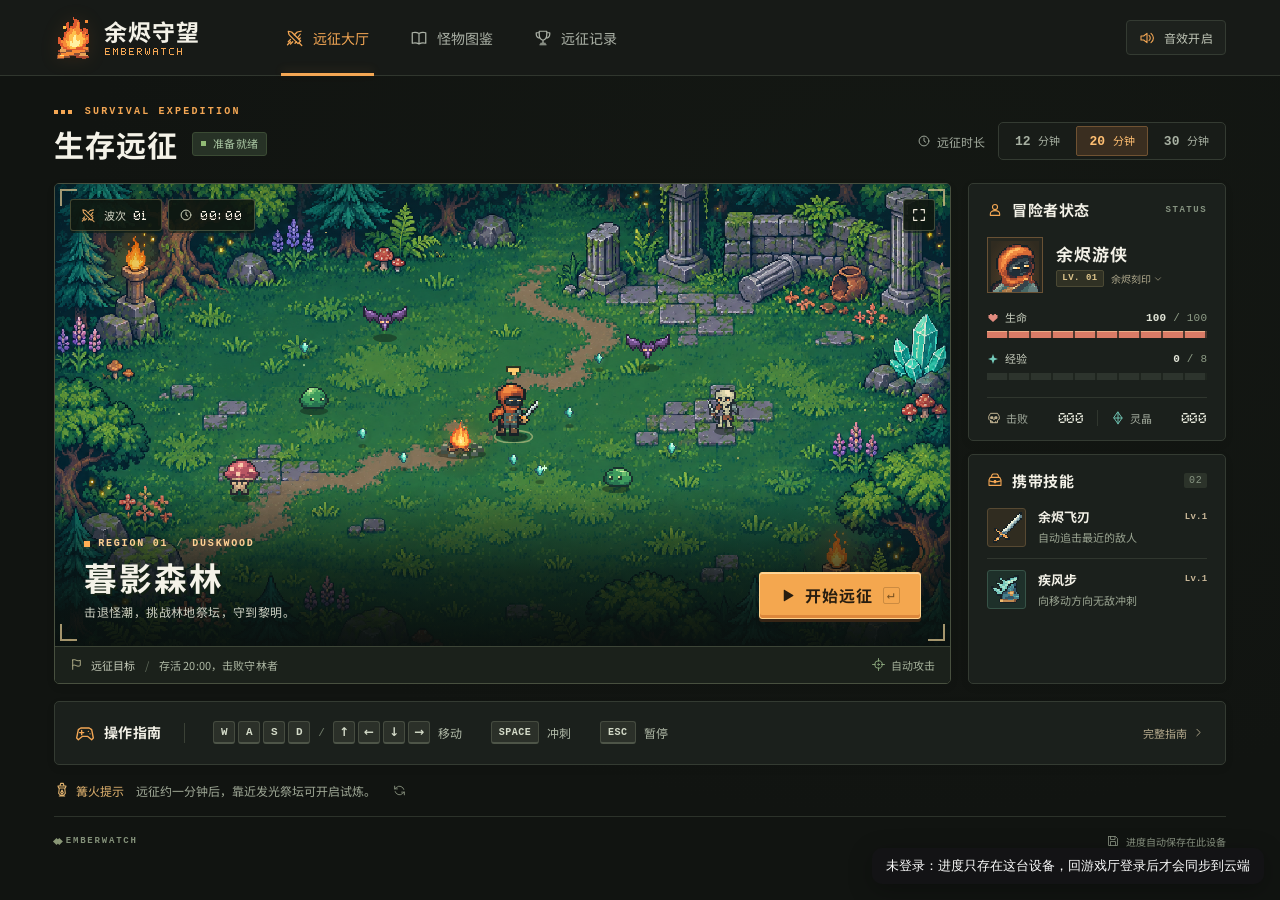
<file: games/emberwatch/index.html>
<!doctype html>
<html lang="zh-CN">
<head>
  <meta charset="utf-8">
  <meta name="viewport" content="width=device-width, initial-scale=1, viewport-fit=cover">
  <meta name="theme-color" content="#131614">
  <meta name="description" content="进入暮影森林，在 12、20 或 30 分钟的像素远征中抵御怪潮，搭配技能，活到黎明。">
  <title>余烬守望 · Emberwatch</title>
  <link rel="icon" href="data:,">
  <link rel="preload" href="assets/forest.webp" as="image">
  <link rel="stylesheet" href="style.css">
  <script defer src="../../arcade-progress.js"
          data-game="emberwatch"
          data-prefix="emberwatch."></script>
  <script defer src="sprites.js"></script>
  <script defer src="engine.js"></script>
  <script defer src="field.js"></script>
  <script defer src="ui.js"></script>
</head>
<body>
  <header class="mast">
    <div class="wrap mast-inner">
      <a class="brand" href="#expedition" aria-label="余烬守望 · 远征大厅">
        <img data-art="brand" alt="" class="brand-icon">
        <span class="brand-type"><strong>余烬守望</strong><small>EMBERWATCH</small></span>
      </a>
      <nav class="nav" aria-label="主导航">
        <button class="nav-item is-active" data-page="expedition" aria-current="page"><i data-icon="swords"></i>远征大厅</button>
        <button class="nav-item" data-page="codex"><i data-icon="book"></i>怪物图鉴</button>
        <button class="nav-item" data-page="records"><i data-icon="trophy"></i>远征记录</button>
      </nav>
      <div class="mast-actions"><button class="sound-button" id="sound" title="切换音效" aria-pressed="true"><i data-icon="sound"></i><span>音效开启</span></button></div>
    </div>
  </header>
  <main class="wrap">
    <section class="page" id="page-expedition" aria-labelledby="expedition-title">
      <div class="page-head">
        <div><div class="kicker"><b></b> SURVIVAL EXPEDITION</div><div class="title-line"><h1 id="expedition-title">生存远征</h1><span class="status-pill" id="status"><b></b>准备就绪</span></div></div>
        <div class="duration-wrap"><span class="duration-label"><i data-icon="clock"></i>远征时长</span><div class="durations" role="group" aria-label="选择远征时长">
          <button data-minutes="12" aria-pressed="false">12 <span>分钟</span></button><button class="selected" data-minutes="20" aria-pressed="true">20 <span>分钟</span></button><button data-minutes="30" aria-pressed="false">30 <span>分钟</span></button>
        </div></div>
      </div>
      <div class="dashboard">
        <section id="arena-card" class="arena-card" aria-label="暮影森林游戏区域">
          <div id="arena" class="arena" tabindex="0" aria-label="游戏场地，使用方向键或 WASD 移动，空格冲刺">
            <canvas id="field" width="960" height="540" aria-label="像素风暮影森林战场"></canvas>
            <div class="field-shade"></div>
            <div class="field-corners" aria-hidden="true"><b></b><b></b><b></b><b></b></div>
            <div class="field-toolbar">
              <div class="run-readout"><span class="wave-chip"><i data-icon="swords"></i><span>波次</span><strong id="wave">01</strong></span><span class="timer-chip"><i data-icon="clock"></i><strong id="timer">00:00</strong></span></div>
              <div class="field-actions"><button id="pause" class="field-button" hidden aria-label="暂停远征" title="暂停 (Esc)"><i data-icon="pause"></i></button><button id="fullscreen" class="field-button" title="全屏游戏" aria-label="全屏游戏"><i data-icon="expand"></i></button></div>
            </div>
            <div id="trial-hud" class="trial-hud" aria-label="林地试炼" hidden>
              <div class="trial-heading"><strong><i data-icon="spark"></i><span id="trial-name"></span></strong><time id="trial-time"></time></div>
              <p id="trial-progress"></p>
              <div id="trial-meter" class="trial-meter" role="progressbar" aria-label="试炼进度" aria-valuemin="0" aria-valuemax="100"><b></b></div>
            </div>
            <div id="boss-hud" class="boss-hud" hidden><span>荆冠守林者</span><div><b></b></div></div>
            <div id="wave-notice" class="wave-notice" role="status" aria-live="polite"></div>
            <div id="lobby" class="lobby">
              <div class="biome-info"><div class="biome-id"><span></span> REGION 01 <b>/</b> DUSKWOOD</div><h2>暮影森林</h2><p id="mission-copy">击退怪潮，挑战林地祭坛，守到黎明。</p></div>
              <button id="start" class="primary start"><i data-icon="play"></i><span>开始远征</span><kbd>↵</kbd></button>
            </div>
            <div id="active-hud" class="active-hud" hidden><span class="dash-readout"><img data-art="dash" alt=""><b id="dash-readout">冲刺就绪</b></span><span id="goal-readout"></span></div>
            <div class="touch-ui" id="touch-ui" hidden><div class="stick" id="stick"><b></b></div><button id="touch-dash" aria-label="冲刺"><i data-icon="bolt"></i></button></div>
            <div id="game-layer" class="game-layer" hidden></div>
          </div>
          <div class="field-foot"><div class="area-name"><i data-icon="flag"></i><strong>远征目标</strong><span> / </span><span id="area-objective">守至 20:00，击败守林者</span></div><span class="field-mode"><i data-icon="crosshair"></i>自动攻击</span></div>
        </section>
        <aside class="sidebar" aria-label="角色面板">
          <section class="side-panel adventurer">
            <div class="panel-title"><h2><i data-icon="user"></i>冒险者状态</h2><small>STATUS</small></div>
            <div class="profile"><div class="portrait"><img data-art="portrait" alt="橙色兜帽的余烬游侠"></div><div><h3>余烬游侠</h3><div class="profile-labels"><span class="level-chip" id="level">LV. 01</span><button id="loadout" class="loadout" title="查看与选择起始刻印"><span>余烬刻印</span><i data-icon="chevron"></i></button></div></div></div>
            <div class="meter-group">
              <div class="meter-row"><span><i data-icon="heart"></i>生命</span><strong id="hp-text">100 <em>/ 100</em></strong></div><div class="meter life" id="hp-bar" role="progressbar" aria-label="生命" aria-valuenow="100" aria-valuemin="0" aria-valuemax="100"><b></b></div>
              <div class="meter-row xp-label"><span><i data-icon="spark"></i>经验</span><strong id="xp-text">0 <em>/ 8</em></strong></div><div class="meter exp" id="xp-bar" role="progressbar" aria-label="经验"><b></b></div>
            </div>
            <div class="counters"><div><span><i data-icon="skull"></i>击败</span><strong id="kills">000</strong></div><div><span><i data-icon="diamond"></i>灵晶</span><strong id="crystals">000</strong></div></div>
          </section>
          <section class="side-panel equipment">
            <div class="panel-title"><h2><i data-icon="bag"></i>携带技能</h2><small id="equip-count">02</small></div>
            <div id="equipment-list" class="equipment-list"></div>
          </section>
        </aside>
      </div>
      <section class="controls-panel" aria-label="操作指南">
        <div class="controls-title"><i data-icon="gamepad"></i><h2>操作指南</h2></div>
        <div class="key-guide"><span class="keys"><kbd>W</kbd><kbd>A</kbd><kbd>S</kbd><kbd>D</kbd></span><span class="or">/</span><span class="keys arrows"><kbd>↑</kbd><kbd>←</kbd><kbd>↓</kbd><kbd>→</kbd></span><span>移动</span></div>
        <div class="key-guide"><kbd class="wide-key">SPACE</kbd><span>冲刺</span></div>
        <div class="key-guide"><kbd class="wide-key">ESC</kbd><span>暂停</span></div>
        <div class="touch-guide"><i data-icon="move"></i>拖动摇杆移动，轻点闪电冲刺</div>
        <button class="guide-more" id="guide"><span>完整指南</span><i data-icon="chevron"></i></button>
      </section>
      <div class="field-tip"><span class="tip-mark"><i data-icon="lantern"></i> 篝火提示</span><span id="tip-copy">远征约一分钟后，靠近发光祭坛可开启试炼。</span><button id="tip-next" class="tip-next" title="下一条提示" aria-label="下一条提示"><i data-icon="refresh"></i></button></div>
    </section>
    <section class="page" id="page-codex" aria-labelledby="codex-title" hidden>
      <div class="page-head"><div><div class="kicker"><b></b> FIELD BESTIARY</div><h1 id="codex-title">怪物图鉴</h1></div><span class="head-note">暮影森林 <b>/</b> 05 种生物</span></div>
      <div id="codex-grid" class="codex-grid"></div>
    </section>
    <section class="page" id="page-records" aria-labelledby="records-title" hidden>
      <div class="page-head"><div><div class="kicker"><b></b> EXPEDITION LOG</div><h1 id="records-title">远征记录</h1></div><span class="head-note"><i data-icon="save"></i> 当前设备</span></div>
      <div id="records-content"></div>
    </section>
  </main>
  <footer class="wrap footer"><span><b class="footer-flame"></b> EMBERWATCH</span><span id="save-label"><i data-icon="save"></i> 进度自动保存在此设备</span></footer>
  <div id="guide-dialog" class="global-layer" hidden></div>
</body>
</html>
</file>
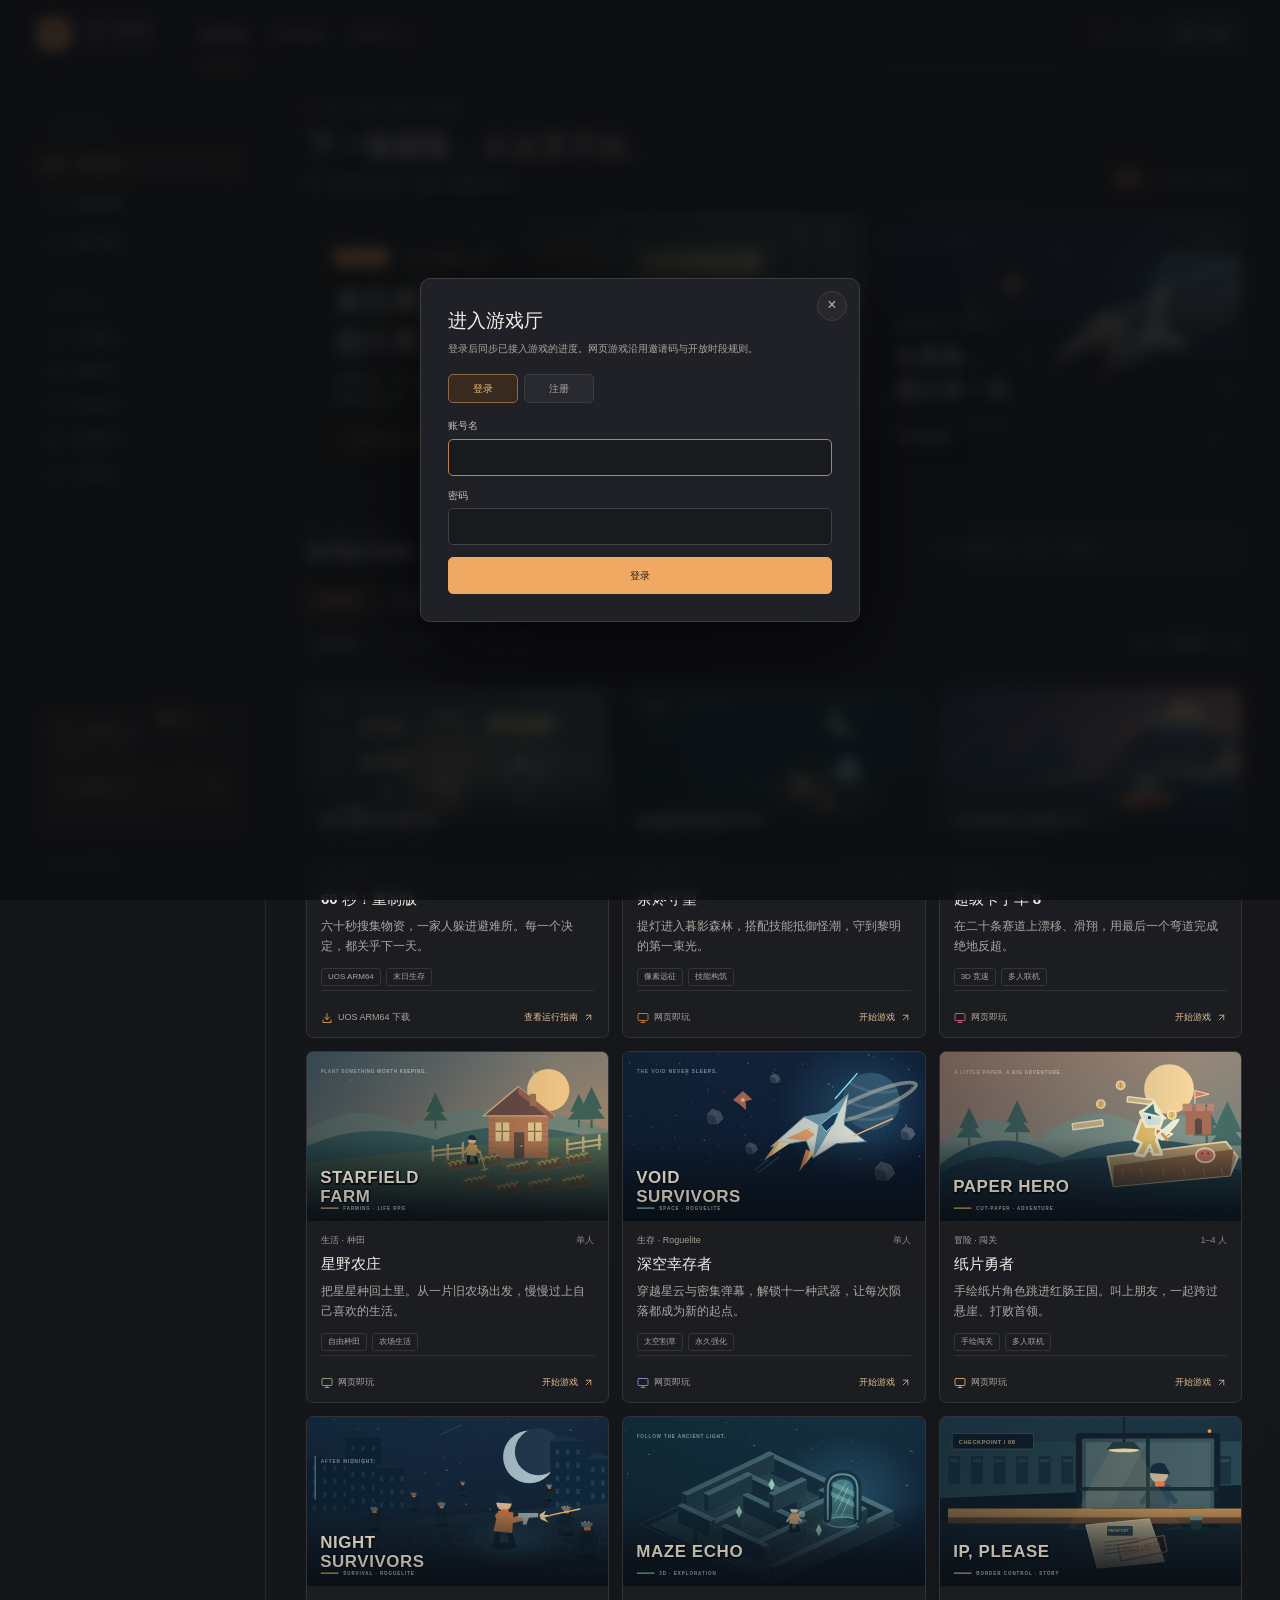
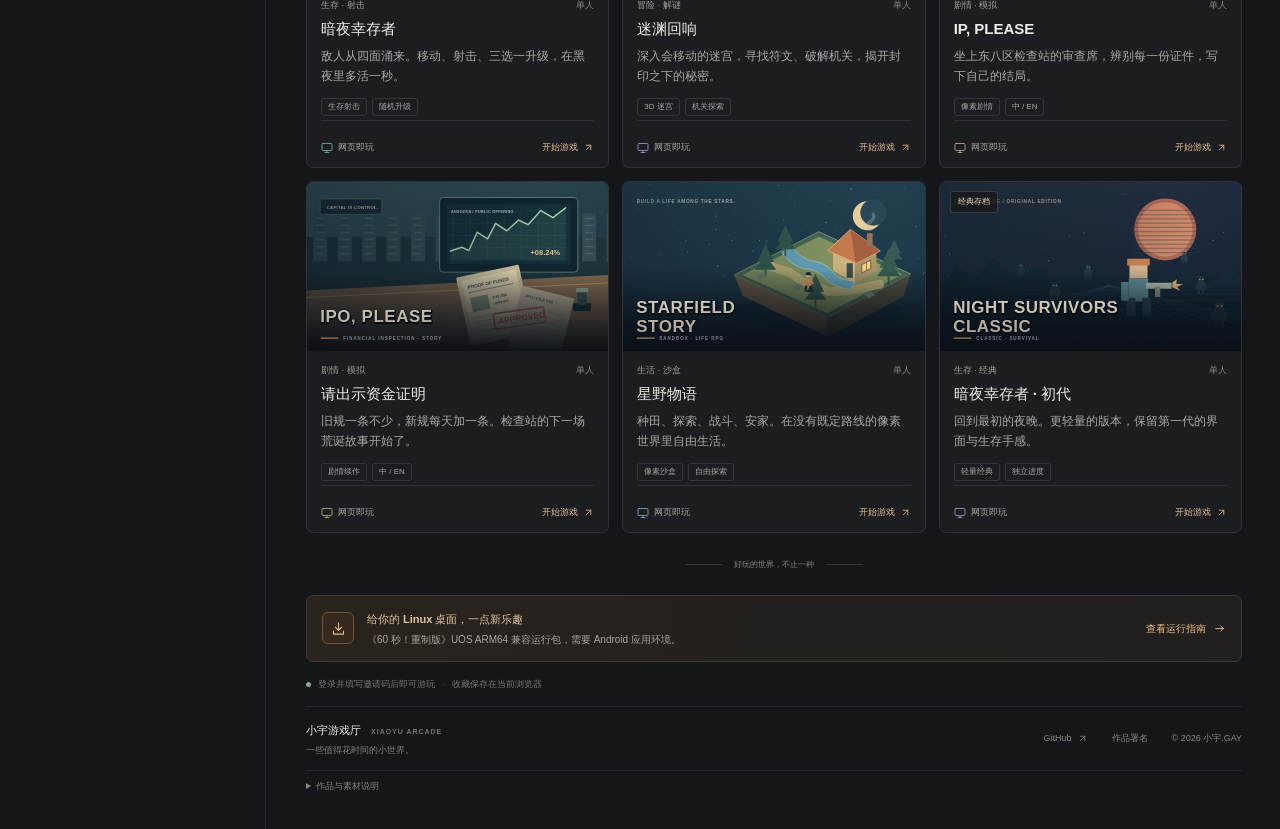
<file: games/ip-please/index.html>
<!doctype html>
<html lang="zh-CN">
<head>
<meta charset="utf-8">
<meta name="viewport" content="width=device-width, initial-scale=1, maximum-scale=1, user-scalable=no, viewport-fit=cover">
<meta name="theme-color" content="#161313">
<meta name="description" content="IP, PLEASE：Papers, Please 像素风小游戏。你是东八区检查站的审查员 Claude，揪出假装是美国人的旅客。">
<meta property="og:type" content="website">
<meta property="og:site_name" content="IP, PLEASE">
<meta property="og:title" content="IP, PLEASE · 请出示你的 IP">
<meta property="og:description" content="A Papers, Please parody: you are Claude, the border inspector catching travelers pretending to be American. 中文 / English, free in your browser.">
<meta property="og:url" content="https://ip-please.github.io/">
<meta property="og:image" content="https://ip-please.github.io/media/og.png">
<meta property="og:image:width" content="1280">
<meta property="og:image:height" content="640">
<meta name="twitter:card" content="summary_large_image">
<title>IP, PLEASE · 请出示你的 IP</title>
<link rel="icon" type="image/png" sizes="32x32" href="[data-uri]">
<style>
  html, body { margin: 0; height: 100%; background: #161313; overflow: hidden; }
  body { display: flex; align-items: center; justify-content: center; font-family: system-ui, sans-serif; }
  canvas {
    display: block; image-rendering: pixelated; image-rendering: crisp-edges;
    touch-action: none; user-select: none; -webkit-user-select: none; -webkit-touch-callout: none;
  }
  @media (pointer: fine) { canvas { cursor: none; } }
  .ui { position: fixed; top: 6px; right: 8px; display: flex; gap: 6px; z-index: 2; }
  .ui button {
    font: 12px system-ui, sans-serif; color: #968f87; background: rgba(22, 19, 19, 0.7);
    border: 1px solid #4a4440; border-radius: 3px; padding: 3px 8px; cursor: pointer;
  }
  .ui button:hover { color: #e4dfd4; }
  @media (max-height: 500px) { .ui { top: 2px; right: 2px; opacity: 0.55; } .ui button { font-size: 10px; padding: 1px 5px; } }
  #rotate {
    display: none; position: fixed; inset: 0; z-index: 3; background: rgba(22, 19, 19, 0.92);
    color: #e89c74; font-size: 16px; text-align: center; align-items: center; justify-content: center;
    flex-direction: column; gap: 10px; padding: 24px;
  }
  #rotate small { color: #968f87; font-size: 13px; }
  @media (orientation: portrait) and (max-width: 700px) { #rotate.show { display: flex; } }
  noscript { color: #e4dfd4; }
  /* 游戏厅返回入口 */
  .arcade-back {
    position: fixed; top: 6px; left: 8px; z-index: 4;
    font: 12px system-ui, sans-serif; color: #968f87;
    background: rgba(22, 19, 19, 0.7); border: 1px solid #4a4440; border-radius: 3px;
    padding: 3px 8px; text-decoration: none; opacity: .5;
    transition: opacity .15s, color .15s;
  }
  .arcade-back:hover { opacity: 1; color: #e4dfd4; }
  @media (max-height: 500px) { .arcade-back { top: 2px; left: 2px; opacity: .3; font-size: 10px; padding: 1px 5px; } }
</style>
</head>
<body>
<script src="../../holidays.js"></script>
<script>window.ARCADE_GUARD = true;</script>
<script src="../../arcade.js"></script>
<script src="../../arcade-progress.js" data-game="ip-please" data-keys="ip-please-lang,ip-please-save-v1"></script>
<canvas id="game" width="640" height="360" aria-label="IP, PLEASE 游戏画面"></canvas>
<a class="arcade-back" href="../../">← 游戏厅</a>
<div class="ui">
  <button id="mute" type="button">声音：开</button>
  <button id="full" type="button">全屏</button>
</div>
<div id="rotate" class="show">
  <div>把手机横过来玩</div>
  <small>竖屏也能玩，但字会很小</small>
  <button type="button" onclick="this.parentNode.classList.remove('show')" style="margin-top:8px;padding:6px 14px">先竖着玩</button>
</div>
<noscript>这个游戏需要开启 JavaScript。</noscript>
<script src="assets.js"></script>
<script src="en.js"></script>
<script src="i18n.js"></script>
<script src="gfx.js"></script>
<script src="sfx.js"></script>
<script src="docs.js"></script>
<script src="data.js"></script>
<script src="booth.js"></script>
<script src="events.js"></script>
<script src="screens.js"></script>
<script src="main.js"></script>
<script>
  document.getElementById('mute').addEventListener('click', () => toggleMute());
  const fullBtn = document.getElementById('full');
  const root = document.documentElement;
  if (!root.requestFullscreen && !root.webkitRequestFullscreen) fullBtn.style.display = 'none';
  fullBtn.addEventListener('click', () => {
    if (document.fullscreenElement || document.webkitFullscreenElement) {
      (document.exitFullscreen || document.webkitExitFullscreen).call(document);
      return;
    }
    const p = (root.requestFullscreen || root.webkitRequestFullscreen).call(root);
    if (p && p.then) p.then(() => screen.orientation && screen.orientation.lock && screen.orientation.lock('landscape').catch(() => {})).catch(() => {});
  });
</script>
</body>
</html>
</file>
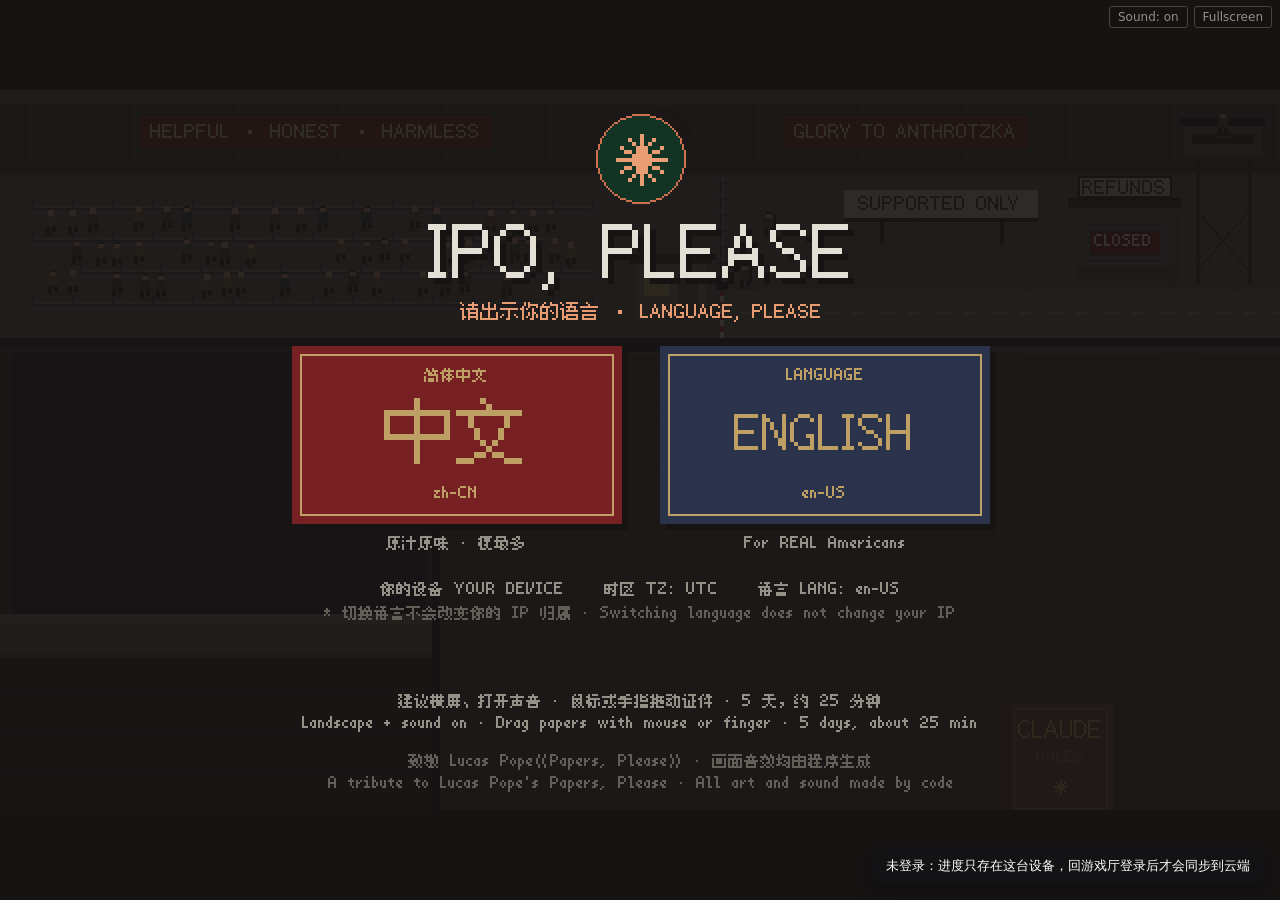
<file: games/ipo-please/index.html>
<!doctype html>
<html lang="zh-CN">
<head>
<meta charset="utf-8">
<meta name="viewport" content="width=device-width, initial-scale=1, maximum-scale=1, user-scalable=no, viewport-fit=cover">
<meta name="theme-color" content="#161313">
<meta name="description" content="IPO, PLEASE · 请出示资金证明：IP, PLEASE 续作。安索兹卡上市了，封号即营收。你是东八区检查站的审查员 Claude，旧规一条不少，新规每天加一条。">
<meta property="og:type" content="website">
<meta property="og:site_name" content="IPO, PLEASE">
<meta property="og:title" content="IPO, PLEASE · 请出示资金证明">
<meta property="og:url" content="https://ipo-please.github.io/">
<meta property="og:image" content="https://ipo-please.github.io/media/og.png">
<meta property="og:image:width" content="1280">
<meta property="og:image:height" content="640">
<meta property="og:description" content="IP, PLEASE 续作：安索兹卡上市了，封号即营收。网页像素小游戏，免费在浏览器里玩。">
<meta name="twitter:card" content="summary_large_image">
<title>IPO, PLEASE · 请出示资金证明</title>
<link rel="icon" type="image/png" sizes="32x32" href="[data-uri]">
<style>
  html, body { margin: 0; height: 100%; background: #161313; overflow: hidden; }
  body { display: flex; align-items: center; justify-content: center; font-family: system-ui, sans-serif; }
  canvas {
    display: block; image-rendering: pixelated; image-rendering: crisp-edges;
    touch-action: none; user-select: none; -webkit-user-select: none; -webkit-touch-callout: none;
  }
  @media (pointer: fine) { canvas { cursor: none; } }
  .ui { position: fixed; top: 6px; right: 8px; display: flex; gap: 6px; z-index: 2; }
  .ui button {
    font: 12px system-ui, sans-serif; color: #968f87; background: rgba(22, 19, 19, 0.7);
    border: 1px solid #4a4440; border-radius: 3px; padding: 3px 8px; cursor: pointer;
  }
  .ui button:hover { color: #e4dfd4; }
  @media (max-height: 500px) { .ui { top: 2px; right: 2px; opacity: 0.55; } .ui button { font-size: 10px; padding: 1px 5px; } }
  #rotate {
    display: none; position: fixed; inset: 0; z-index: 3; background: rgba(22, 19, 19, 0.92);
    color: #e89c74; font-size: 16px; text-align: center; align-items: center; justify-content: center;
    flex-direction: column; gap: 10px; padding: 24px;
  }
  #rotate small { color: #968f87; font-size: 13px; }
  @media (orientation: portrait) and (max-width: 700px) { #rotate.show { display: flex; } }
  noscript { color: #e4dfd4; }
</style>
</head>
<body>
<canvas id="game" width="640" height="360" aria-label="IPO, PLEASE 游戏画面"></canvas>
<div class="ui">
  <button id="mute" type="button">声音：开</button>
  <button id="full" type="button">全屏</button>
</div>
<div id="rotate" class="show">
  <div>把手机横过来玩</div>
  <small>竖屏也能玩，但字会很小</small>
  <button type="button" onclick="this.parentNode.classList.remove('show')" style="margin-top:8px;padding:6px 14px">先竖着玩</button>
</div>
<noscript>这个游戏需要开启 JavaScript。</noscript>
<script src="../../arcade-progress.js" data-game="ipo-please" data-keys="ipo-please-lang,ipo-please-save-v1"></script>
<script src="assets.js"></script>
<script src="en.js"></script>
<script src="i18n.js"></script>
<script src="gfx.js"></script>
<script src="sfx.js"></script>
<script src="docs.js"></script>
<script src="data.js"></script>
<script src="booth.js"></script>
<script src="world.js"></script>
<script src="events.js"></script>
<script src="screens.js"></script>
<script src="main.js"></script>
<script>
  document.getElementById('mute').addEventListener('click', () => toggleMute());
  const fullBtn = document.getElementById('full');
  const root = document.documentElement;
  if (!root.requestFullscreen && !root.webkitRequestFullscreen) fullBtn.style.display = 'none';
  fullBtn.addEventListener('click', () => {
    if (document.fullscreenElement || document.webkitFullscreenElement) {
      (document.exitFullscreen || document.webkitExitFullscreen).call(document);
      return;
    }
    const p = (root.requestFullscreen || root.webkitRequestFullscreen).call(root);
    if (p && p.then) p.then(() => screen.orientation && screen.orientation.lock && screen.orientation.lock('landscape').catch(() => {})).catch(() => {});
  });
</script>
</body>
</html>
</file>
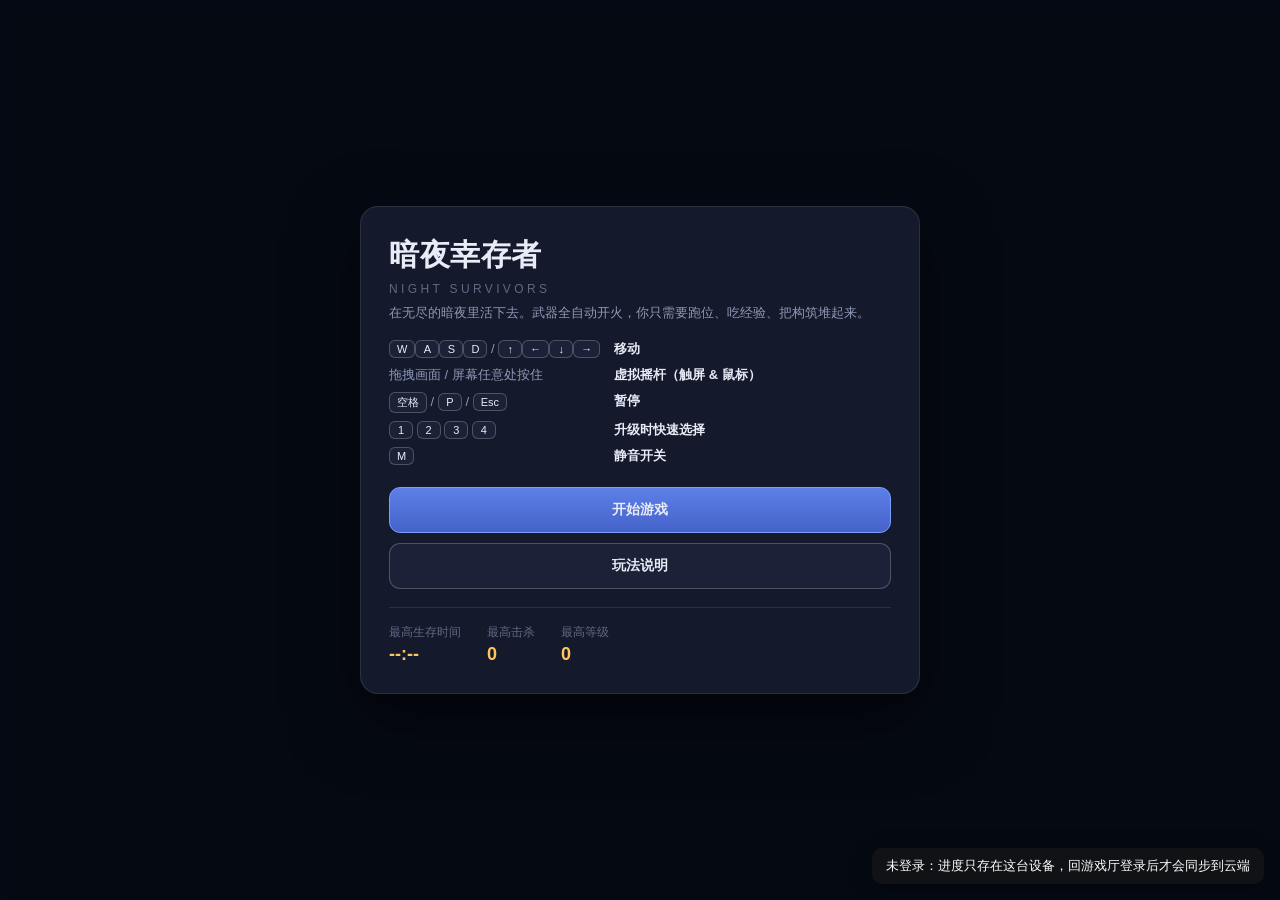
<file: games/night-survivors-classic/index.html>
<!DOCTYPE html>
<html lang="zh-CN">
<head>
<meta charset="UTF-8" />
<meta name="viewport" content="width=device-width,initial-scale=1,maximum-scale=1,user-scalable=no,viewport-fit=cover" />
<meta name="theme-color" content="#0a0d18" />
<title>暗夜幸存者 · Night Survivors</title>
<style>
  :root{
    --bg:#0a0d18;
    --panel:#141a2c;
    --panel-2:#1b2237;
    --line:rgba(255,255,255,.10);
    --line-strong:rgba(255,255,255,.22);
    --text:#e8ecf7;
    --muted:#8e98b5;
    --dim:#5f6982;
    --accent:#7c9cff;
    --accent-2:#7ee0c0;
    --gold:#ffc65c;
    --danger:#ff6b7a;
    --hp:#54d18a;
    --xp:#8ab4ff;
    --radius:12px;
    --font:-apple-system,BlinkMacSystemFont,"PingFang SC","Hiragino Sans GB","Microsoft YaHei","Segoe UI",Roboto,sans-serif;
  }
  *{box-sizing:border-box;-webkit-tap-highlight-color:transparent}
  html,body{height:100%;margin:0;overflow:hidden;background:var(--bg);font-family:var(--font);color:var(--text)}
  body{user-select:none;-webkit-user-select:none;touch-action:none}
  #app{position:fixed;inset:0;display:flex;align-items:center;justify-content:center}
  #game{display:block;width:100%;height:100%;background:var(--bg);cursor:crosshair}
  .hidden{display:none !important}

  /* ---------- HUD ---------- */
  .hud{position:absolute;inset:0;pointer-events:none;padding:14px;display:flex;flex-direction:column;justify-content:space-between}
  .hud-top{display:flex;gap:8px;flex-wrap:wrap}
  .pill{display:flex;align-items:baseline;gap:6px;background:rgba(20,26,44,.78);border:1px solid var(--line);
        border-radius:999px;padding:5px 12px;backdrop-filter:blur(8px)}
  .pill .k{font-size:11px;color:var(--dim);letter-spacing:.04em}
  .pill .v{font-size:14px;font-weight:600;font-variant-numeric:tabular-nums}
  .pill.gold .v{color:var(--gold)}

  .hud-mid{display:flex;flex-direction:column;gap:6px;margin-top:-4px}
  .bar{position:relative;height:12px;border-radius:999px;background:rgba(255,255,255,.09);overflow:hidden;border:1px solid var(--line)}
  .bar .fill{height:100%;width:0%;border-radius:999px;transition:width .12s linear}
  #hud-xpfill{background:linear-gradient(90deg,#5b7fe0,#9db9ff)}
  #hud-hpfill{background:linear-gradient(90deg,#3fae6f,#6ee6a2)}
  .bar-label{position:absolute;inset:0;display:flex;align-items:center;justify-content:center;
             font-size:10px;font-weight:600;letter-spacing:.06em;color:#fff;text-shadow:0 1px 2px rgba(0,0,0,.6);font-variant-numeric:tabular-nums}
  .hud-xp{display:flex;align-items:center;gap:10px;max-width:520px}
  .hud-xp .bar{flex:1;height:10px}
  .xp-text{font-size:11px;color:var(--muted);font-variant-numeric:tabular-nums;white-space:nowrap}

  .hud-bottom{display:flex;flex-direction:column;gap:10px}
  .hud-hp{max-width:340px}
  .hud-hp .bar{height:16px}
  .slots{display:flex;gap:8px;flex-wrap:wrap}
  .slot{width:46px;height:46px;border-radius:11px;background:rgba(20,26,44,.82);border:1px solid var(--line);
        display:flex;align-items:center;justify-content:center;position:relative;backdrop-filter:blur(8px)}
  .slot .glyph{font-size:19px;font-weight:600;line-height:1}
  .slot .lv{position:absolute;right:-2px;bottom:-2px;min-width:16px;height:16px;padding:0 3px;border-radius:8px;
            background:var(--panel-2);border:1px solid var(--line-strong);font-size:10px;font-weight:700;
            display:flex;align-items:center;justify-content:center;font-variant-numeric:tabular-nums}
  .slot.passive{opacity:.9}
  .slot.maxed{border-color:rgba(255,198,92,.65)}
  .slot.maxed .lv{background:rgba(255,198,92,.18);border-color:rgba(255,198,92,.6);color:var(--gold)}

  /* ---------- 遮罩层 ---------- */
  .overlay{position:absolute;inset:0;display:flex;align-items:center;justify-content:center;padding:20px;
           background:rgba(6,9,18,.82);backdrop-filter:blur(6px);z-index:10;overflow:auto}
  .panel{width:100%;max-width:560px;background:var(--panel);border:1px solid var(--line);border-radius:18px;
         padding:28px;box-shadow:0 24px 70px rgba(0,0,0,.55)}
  .panel.wide{max-width:760px}
  h1{margin:0 0 6px;font-size:30px;font-weight:700;letter-spacing:.02em}
  h1 .en{display:block;font-size:12px;font-weight:500;color:var(--dim);letter-spacing:.28em;margin-top:6px}
  h2{margin:0 0 16px;font-size:19px;font-weight:600}
  p{margin:0 0 14px;font-size:13px;line-height:1.75;color:var(--muted)}
  .keys{display:grid;grid-template-columns:auto 1fr;gap:8px 14px;font-size:13px;color:var(--muted);margin:16px 0 22px}
  .keys b{color:var(--text);font-weight:600}
  kbd{display:inline-block;min-width:24px;text-align:center;padding:2px 7px;border-radius:6px;
      background:var(--panel-2);border:1px solid var(--line-strong);font-size:11px;font-family:var(--font);color:var(--text)}
  .btn{display:block;width:100%;padding:13px 18px;margin-top:10px;border-radius:11px;border:1px solid var(--line-strong);
       background:var(--panel-2);color:var(--text);font-size:14px;font-weight:600;font-family:var(--font);
       cursor:pointer;transition:background .14s,border-color .14s,transform .08s}
  .btn:hover{background:#232c46;border-color:rgba(255,255,255,.34)}
  .btn:active{transform:scale(.985)}
  .btn.primary{background:linear-gradient(180deg,#5d7fe8,#4463c9);border-color:#7c9cff}
  .btn.primary:hover{background:linear-gradient(180deg,#6b8cf2,#4f6ed6)}
  .row{display:flex;gap:10px;margin-top:10px}
  .row .btn{margin-top:0}
  .best{margin-top:18px;padding-top:16px;border-top:1px solid var(--line);display:flex;gap:26px;font-size:12px;color:var(--dim)}
  .best b{display:block;font-size:18px;font-weight:600;color:var(--gold);font-variant-numeric:tabular-nums;margin-top:3px}

  /* ---------- 升级选择 ---------- */
  .choices{display:grid;grid-template-columns:repeat(auto-fit,minmax(160px,1fr));gap:12px;margin-top:4px}
  .choice{position:relative;text-align:left;padding:16px 14px;border-radius:14px;cursor:pointer;
          background:var(--panel-2);border:1px solid var(--line);transition:transform .1s,border-color .14s,background .14s;
          font-family:var(--font);color:var(--text);display:flex;flex-direction:column;gap:8px;min-height:150px}
  .choice:hover{transform:translateY(-3px);background:#232c46;border-color:var(--line-strong)}
  .choice .glyph{width:38px;height:38px;border-radius:10px;display:flex;align-items:center;justify-content:center;
                 font-size:19px;font-weight:700;background:rgba(255,255,255,.07)}
  .choice .name{font-size:14px;font-weight:600}
  .choice .lvtag{font-size:11px;font-weight:600;color:var(--accent);margin-left:6px}
  .choice .desc{font-size:12px;line-height:1.6;color:var(--muted);flex:1}
  .choice .kind{font-size:10px;letter-spacing:.1em;color:var(--dim);text-transform:uppercase}
  .choice.evolve{border-color:rgba(255,198,92,.55);background:linear-gradient(180deg,rgba(255,198,92,.10),rgba(255,198,92,.03))}
  .choice.evolve .glyph{background:rgba(255,198,92,.18)}
  .choice.evolve .kind{color:var(--gold)}

  .stats-grid{display:grid;grid-template-columns:repeat(auto-fit,minmax(110px,1fr));gap:10px;margin:18px 0 22px}
  .stat-box{background:var(--panel-2);border:1px solid var(--line);border-radius:11px;padding:12px 14px}
  .stat-box .k{font-size:11px;color:var(--dim);margin-bottom:5px}
  .stat-box .v{font-size:21px;font-weight:600;font-variant-numeric:tabular-nums}
  .loadout{display:flex;flex-wrap:wrap;gap:8px;margin-bottom:6px}
  .chip{display:flex;align-items:center;gap:6px;padding:5px 10px;border-radius:999px;background:var(--panel-2);
        border:1px solid var(--line);font-size:12px}
  .chip .g{font-weight:700}
  .chip .l{color:var(--dim);font-size:11px}

  .tip{font-size:12px;color:var(--dim);text-align:center;margin-top:14px}
  .sr{position:absolute;width:1px;height:1px;overflow:hidden;clip:rect(0 0 0 0);white-space:nowrap}
  @media (max-width:560px){
    .panel{padding:22px 18px}
    h1{font-size:24px}
    .choices{grid-template-columns:1fr 1fr}
    .choice{min-height:132px;padding:13px 11px}
    .slot{width:40px;height:40px}
    .slot .glyph{font-size:16px}
    .hud{padding:10px}
  }
</style>
</head>
<body>
<div id="app">
  <canvas id="game" aria-label="游戏画面"></canvas>

  <!-- ================= HUD ================= -->
  <div class="hud hidden" id="hud">
    <div>
      <div class="hud-top">
        <div class="pill"><span class="k">时间</span><span class="v" id="hud-time">00:00</span></div>
        <div class="pill"><span class="k">击杀</span><span class="v" id="hud-kills">0</span></div>
        <div class="pill"><span class="k">等级</span><span class="v" id="hud-level">1</span></div>
        <div class="pill gold"><span class="k">DPS</span><span class="v" id="hud-dps">0</span></div>
      </div>
      <div class="hud-mid" style="margin-top:10px">
        <div class="hud-xp">
          <span class="xp-text">EXP</span>
          <div class="bar"><div class="fill" id="hud-xpfill"></div></div>
          <span class="xp-text" id="hud-xptext">0 / 5</span>
        </div>
      </div>
    </div>

    <div class="hud-bottom">
      <div class="hud-hp">
        <div class="bar"><div class="fill" id="hud-hpfill"></div>
          <div class="bar-label" id="hud-hptext">100 / 100</div></div>
      </div>
      <div class="slots" id="hud-slots"></div>
    </div>
  </div>

  <!-- ================= 开始界面 ================= -->
  <div class="overlay" id="screen-start">
    <div class="panel">
      <h1>暗夜幸存者<span class="en">NIGHT SURVIVORS</span></h1>
      <p>在无尽的暗夜里活下去。武器全自动开火，你只需要跑位、吃经验、把构筑堆起来。</p>
      <div class="keys">
        <span><kbd>W</kbd><kbd>A</kbd><kbd>S</kbd><kbd>D</kbd> / <kbd>↑</kbd><kbd>←</kbd><kbd>↓</kbd><kbd>→</kbd></span><b>移动</b>
        <span>拖拽画面 / 屏幕任意处按住</span><b>虚拟摇杆（触屏 & 鼠标）</b>
        <span><kbd>空格</kbd> / <kbd>P</kbd> / <kbd>Esc</kbd></span><b>暂停</b>
        <span><kbd>1</kbd> <kbd>2</kbd> <kbd>3</kbd> <kbd>4</kbd></span><b>升级时快速选择</b>
        <span><kbd>M</kbd></span><b>静音开关</b>
      </div>
      <button class="btn primary" id="btn-start">开始游戏</button>
      <button class="btn" id="btn-help">玩法说明</button>
      <div class="best">
        <div>最高生存时间<b id="best-time">--:--</b></div>
        <div>最高击杀<b id="best-kills">0</b></div>
        <div>最高等级<b id="best-level">0</b></div>
      </div>
    </div>
  </div>

  <!-- ================= 玩法说明 ================= -->
  <div class="overlay hidden" id="screen-help">
    <div class="panel">
      <h2>玩法说明</h2>
      <p><b style="color:var(--text)">核心循环</b>：敌人从四面八方涌来，靠近你会造成接触伤害。你的武器自动开火，击杀敌人掉落经验宝石，吃满经验条就升级，升级时从 3 个选项里挑 1 个。</p>
      <p><b style="color:var(--text)">武器</b>：最多携带 6 把，每把可升到 8 级。当某把武器满级、且搭配了指定的被动满 5 级时，会出现<b style="color:var(--gold)">进化</b>选项——进化后的武器强度质变。</p>
      <p><b style="color:var(--text)">被动</b>：最多携带 6 个，影响伤害、冷却、范围、移速、暴击、回复等。被动和武器共享升级卡池。</p>
      <p><b style="color:var(--text)">威胁</b>：40 秒后开始出现精英怪，150 秒后出现 BOSS，之后每 3 分钟再来一次。时间越久，敌人血量与伤害越高。</p>
      <p><b style="color:var(--text)">目标</b>：活得越久越好。结算会统计生存时间、击杀数、等级和总伤害。</p>
      <button class="btn primary" id="btn-help-back">返回</button>
    </div>
  </div>

  <!-- ================= 升级界面 ================= -->
  <div class="overlay hidden" id="screen-levelup">
    <div class="panel wide">
      <h2 id="levelup-title">升级！选择一项强化</h2>
      <p id="levelup-sub" style="margin-bottom:16px">按 <kbd>1</kbd>~<kbd>4</kbd> 快速选择</p>
      <div class="choices" id="levelup-choices"></div>
    </div>
  </div>

  <!-- ================= 暂停界面 ================= -->
  <div class="overlay hidden" id="screen-pause">
    <div class="panel">
      <h2>已暂停</h2>
      <div class="loadout" id="pause-loadout"></div>
      <button class="btn primary" id="btn-resume">继续游戏</button>
      <button class="btn" id="btn-restart-pause">重新开始</button>
      <div class="tip">按 <kbd>空格</kbd> 或 <kbd>Esc</kbd> 继续</div>
    </div>
  </div>

  <!-- ================= 结算界面 ================= -->
  <div class="overlay hidden" id="screen-gameover">
    <div class="panel">
      <h2 id="gameover-title">你倒下了</h2>
      <p id="gameover-sub">暗夜仍在继续……</p>
      <div class="stats-grid" id="gameover-stats"></div>
      <div class="loadout" id="gameover-loadout"></div>
      <button class="btn primary" id="btn-restart">再来一局</button>
      <button class="btn" id="btn-menu">返回主菜单</button>
    </div>
  </div>
</div>

<script src="../../arcade-progress.js"
        data-game="night-survivors-classic"
        data-keys="ns.best.v1"></script>
<script>
"use strict";
/* =====================================================================
 * 暗夜幸存者 · Night Survivors
 * 单文件 Canvas 2D 割草 Roguelite
 * 区块顺序：工具 → 音效 → 对象池 → 空间网格 → 相机 → 输入 →
 *          数据表 → 玩家 → 实体 → 刷怪 → 升级 → 渲染 → HUD → 主游戏
 * ===================================================================== */

/* ============================ 1. 工具函数 ============================ */
const TAU = Math.PI * 2;
const clamp = (v, a, b) => (v < a ? a : v > b ? b : v);
const lerp = (a, b, t) => a + (b - a) * t;
const rand = (a, b) => a + Math.random() * (b - a);
const randInt = (a, b) => Math.floor(a + Math.random() * (b - a + 1));
const pick = (arr) => arr[Math.floor(Math.random() * arr.length)];
const dist2 = (ax, ay, bx, by) => { const dx = bx - ax, dy = by - ay; return dx * dx + dy * dy; };
const dist = (ax, ay, bx, by) => Math.sqrt(dist2(ax, ay, bx, by));

function shuffle(arr) {
  for (let i = arr.length - 1; i > 0; i--) {
    const j = Math.floor(Math.random() * (i + 1));
    const t = arr[i]; arr[i] = arr[j]; arr[j] = t;
  }
  return arr;
}

function formatTime(sec) {
  const m = Math.floor(sec / 60);
  const s = Math.floor(sec % 60);
  return String(m).padStart(2, "0") + ":" + String(s).padStart(2, "0");
}

function formatNum(n) {
  n = Math.round(n);
  if (n >= 1e6) return (n / 1e6).toFixed(1) + "M";
  if (n >= 1e4) return (n / 1e3).toFixed(1) + "K";
  return String(n);
}

/* ============================ 2. 音效合成 ============================ */
const AudioSys = {
  ctx: null, master: null, muted: false, _last: {},
  init() {
    if (this.ctx) return;
    const AC = window.AudioContext || window.webkitAudioContext;
    if (!AC) return;
    this.ctx = new AC();
    this.master = this.ctx.createGain();
    this.master.gain.value = 0.16;
    this.master.connect(this.ctx.destination);
  },
  resume() { if (this.ctx && this.ctx.state === "suspended") this.ctx.resume(); },
  blip(freq, dur, type, vol, slideTo) {
    if (!this.ctx || this.muted) return;
    const t = this.ctx.currentTime;
    const osc = this.ctx.createOscillator();
    const g = this.ctx.createGain();
    osc.type = type || "square";
    osc.frequency.setValueAtTime(freq, t);
    if (slideTo) osc.frequency.exponentialRampToValueAtTime(Math.max(24, slideTo), t + dur);
    g.gain.setValueAtTime(vol == null ? 0.3 : vol, t);
    g.gain.exponentialRampToValueAtTime(0.0008, t + dur);
    osc.connect(g); g.connect(this.master);
    osc.start(t); osc.stop(t + dur + 0.03);
  },
  noise(dur, vol) {
    if (!this.ctx || this.muted) return;
    const len = Math.floor(this.ctx.sampleRate * dur);
    const buf = this.ctx.createBuffer(1, len, this.ctx.sampleRate);
    const d = buf.getChannelData(0);
    for (let i = 0; i < len; i++) d[i] = (Math.random() * 2 - 1) * (1 - i / len);
    const src = this.ctx.createBufferSource(); src.buffer = buf;
    const g = this.ctx.createGain(); g.gain.value = vol == null ? 0.25 : vol;
    src.connect(g); g.connect(this.master); src.start();
  },
  /* 同名音效做节流，避免每帧刷爆 */
  play(name) {
    if (this.muted || !this.ctx) return;
    const now = performance.now();
    const gates = { shoot: 55, hit: 42, pickup: 60, hurt: 130, level: 0, boss: 0, evolve: 0, death: 0, dash: 0 };
    const gap = gates[name] || 60;
    if (gap && now - (this._last[name] || 0) < gap) return;
    this._last[name] = now;
    switch (name) {
      case "shoot":  this.blip(rand(620, 760), 0.06, "square", 0.10, 420); break;
      case "hit":    this.blip(rand(180, 240), 0.045, "triangle", 0.09, 120); break;
      case "pickup": this.blip(rand(880, 1060), 0.055, "sine", 0.13, 1400); break;
      case "hurt":   this.blip(150, 0.16, "sawtooth", 0.24, 60); this.noise(0.1, 0.12); break;
      case "level":  this.blip(523, 0.09, "sine", 0.26); setTimeout(() => this.blip(784, 0.13, "sine", 0.26), 85); break;
      case "evolve": [523, 659, 784, 1046].forEach((f, i) => setTimeout(() => this.blip(f, 0.15, "triangle", 0.3), i * 80)); break;
      case "boss":   this.blip(90, 0.7, "sawtooth", 0.3, 55); this.noise(0.5, 0.16); break;
      case "death":  [400, 300, 200, 120].forEach((f, i) => setTimeout(() => this.blip(f, 0.24, "sawtooth", 0.24), i * 130)); break;
      case "dash":   this.blip(700, 0.1, "sine", 0.14, 1300); break;
    }
  }
};

/* ============================ 3. 对象池 ============================ */
class Pool {
  constructor(create) { this.create = create; this.active = []; this.free = []; }
  obtain() {
    const o = this.free.pop() || this.create();
    o.dead = false;
    this.active.push(o);
    return o;
  }
  sweep() {
    const a = this.active;
    for (let i = a.length - 1; i >= 0; i--) {
      if (a[i].dead) { this.free.push(a[i]); a.splice(i, 1); }
    }
  }
  clear() { while (this.active.length) this.free.push(this.active.pop()); }
  get length() { return this.active.length; }
}

/* ============================ 4. 空间网格 ============================ */
class SpatialGrid {
  constructor(cell) { this.cell = cell; this.map = new Map(); this._out = []; }
  clear() { this.map.clear(); }
  _key(cx, cy) { return cx * 100003 + cy; }
  insert(e) {
    const cx = Math.floor(e.x / this.cell), cy = Math.floor(e.y / this.cell);
    const k = this._key(cx, cy);
    let bucket = this.map.get(k);
    if (!bucket) { bucket = []; this.map.set(k, bucket); }
    bucket.push(e);
  }
  query(x, y, r, out) {
    out = out || this._out;
    out.length = 0;
    const c = this.cell;
    const x0 = Math.floor((x - r) / c), x1 = Math.floor((x + r) / c);
    const y0 = Math.floor((y - r) / c), y1 = Math.floor((y + r) / c);
    for (let cx = x0; cx <= x1; cx++) {
      for (let cy = y0; cy <= y1; cy++) {
        const bucket = this.map.get(this._key(cx, cy));
        if (!bucket) continue;
        for (let i = 0; i < bucket.length; i++) out.push(bucket[i]);
      }
    }
    return out;
  }
}

/* ============================ 5. 相机 ============================ */
class Camera {
  constructor() { this.x = 0; this.y = 0; this.shake = 0; this.sx = 0; this.sy = 0; }
  follow(tx, ty, dt) {
    const k = 1 - Math.pow(0.0015, dt);
    this.x = lerp(this.x, tx, k);
    this.y = lerp(this.y, ty, k);
  }
  addShake(v) { this.shake = Math.min(22, this.shake + v); }
  update(dt) {
    if (this.shake > 0.05) {
      this.sx = rand(-1, 1) * this.shake;
      this.sy = rand(-1, 1) * this.shake;
      this.shake *= Math.pow(0.0025, dt);
    } else { this.shake = 0; this.sx = 0; this.sy = 0; }
  }
}

/* ============================ 6. 输入 ============================ */
class Input {
  constructor(canvas) {
    this.canvas = canvas;
    this.keys = new Set();
    this.joyActive = false;
    this.joyOx = 0; this.joyOy = 0; this.joyX = 0; this.joyY = 0;
    this.pointerId = null;
    this.mx = 0; this.my = 0;
    this._bind();
  }
  _bind() {
    window.addEventListener("keydown", (e) => {
      const k = e.key.toLowerCase();
      this.keys.add(k);
      if (["arrowup","arrowdown","arrowleft","arrowright"," "].includes(k)) e.preventDefault();
      if (this.onKey) this.onKey(k, e);
    });
    window.addEventListener("keyup", (e) => this.keys.delete(e.key.toLowerCase()));
    window.addEventListener("blur", () => { this.keys.clear(); this._endJoy(); });

    const cv = this.canvas;
    const down = (e) => {
      if (this.pointerId !== null) return;
      this.pointerId = e.pointerId;
      const r = cv.getBoundingClientRect();
      this.joyOx = e.clientX - r.left; this.joyOy = e.clientY - r.top;
      this.joyX = this.joyOx; this.joyY = this.joyOy;
      this.joyActive = true;
      if (cv.setPointerCapture) cv.setPointerCapture(e.pointerId);
    };
    const move = (e) => {
      const r = cv.getBoundingClientRect();
      this.mx = e.clientX - r.left; this.my = e.clientY - r.top;
      if (e.pointerId !== this.pointerId) return;
      const max = 62;
      let dx = this.mx - this.joyOx, dy = this.my - this.joyOy;
      const d = Math.hypot(dx, dy);
      if (d > max) { dx = dx / d * max; dy = dy / d * max; }
      this.joyX = this.joyOx + dx; this.joyY = this.joyOy + dy;
    };
    const up = (e) => { if (e.pointerId === this.pointerId) this._endJoy(); };
    cv.addEventListener("pointerdown", down);
    cv.addEventListener("pointermove", move);
    cv.addEventListener("pointerup", up);
    cv.addEventListener("pointercancel", up);
    cv.addEventListener("contextmenu", (e) => e.preventDefault());
  }
  _endJoy() { this.pointerId = null; this.joyActive = false; }
  get move() {
    let x = 0, y = 0;
    const k = this.keys;
    if (k.has("a") || k.has("arrowleft")) x -= 1;
    if (k.has("d") || k.has("arrowright")) x += 1;
    if (k.has("w") || k.has("arrowup")) y -= 1;
    if (k.has("s") || k.has("arrowdown")) y += 1;
    if (x === 0 && y === 0 && this.joyActive) {
      const dx = this.joyX - this.joyOx, dy = this.joyY - this.joyOy;
      const d = Math.hypot(dx, dy);
      if (d > 7) { const m = Math.min(1, d / 62); x = dx / d * m; y = dy / d * m; }
    } else {
      const d = Math.hypot(x, y);
      if (d > 0) { x /= d; y /= d; }
    }
    return { x, y };
  }
}

/* ============================ 7. 数据表 ============================ */

/* --- 7.1 武器 --- */
const WEAPONS = {
  bolt: {
    id: "bolt", name: "秘法飞弹", glyph: "弹", color: "#8ab4ff", maxLevel: 8,
    desc: "自动锁定最近的敌人发射追踪飞弹",
    evolve: { passive: "haste", passiveLevel: 5, into: "voidray" },
    stats: (lv) => ({
      cd: Math.max(0.16, 0.92 - lv * 0.085),
      dmg: 11 + lv * 5.5,
      speed: 430 + lv * 15,
      count: 1 + Math.floor(lv / 2),
      pierce: lv >= 6 ? 1 : 0,
      size: 5 + lv * 0.4,
    }),
    fire(g, w, s) {
      const p = g.player;
      const targets = g.nearestEnemies(p.x, p.y, 720, s.count);
      for (let i = 0; i < s.count; i++) {
        let ang;
        if (targets.length) {
          const t = targets[Math.min(i, targets.length - 1)];
          ang = Math.atan2(t.y - p.y, t.x - p.x);
        } else ang = Math.random() * TAU;
        ang += (i - (s.count - 1) / 2) * 0.13;
        g.spawnProjectile({
          x: p.x, y: p.y, ang, speed: s.speed, dmg: s.dmg,
          pierce: s.pierce, radius: s.size, color: "#8ab4ff", life: 2.2, kind: "bolt",
        });
      }
      g.audio.play("shoot");
    },
  },

  voidray: {
    id: "voidray", name: "虚空射线", glyph: "虚", color: "#c9a4ff", maxLevel: 1, evolved: true,
    desc: "穿透一切的高速射线，命中后爆裂",
    stats: () => ({ cd: 0.24, dmg: 34, speed: 1000, count: 4, pierce: 99, size: 8 }),
    fire(g, w, s) {
      const p = g.player;
      const targets = g.nearestEnemies(p.x, p.y, 900, s.count);
      for (let i = 0; i < s.count; i++) {
        let ang = targets.length ? Math.atan2(targets[Math.min(i, targets.length - 1)].y - p.y, targets[Math.min(i, targets.length - 1)].x - p.x) : Math.random() * TAU;
        ang += (i - (s.count - 1) / 2) * 0.1;
        g.spawnProjectile({
          x: p.x, y: p.y, ang, speed: s.speed, dmg: s.dmg,
          pierce: s.pierce, radius: s.size, color: "#c9a4ff", life: 1.6, kind: "beam",
        });
      }
      g.audio.play("shoot");
    },
  },

  orbit: {
    id: "orbit", name: "环绕法球", glyph: "环", color: "#7ee0c0", maxLevel: 8,
    desc: "法球围绕你旋转，持续碾压接触到的敌人",
    stats: (lv) => ({ dmg: 7 + lv * 3.5, count: 1 + Math.floor((lv + 1) / 2), radius: 78, orbR: 15 + lv * 0.8, spin: 2.0 + lv * 0.12 }),
    init(w) { w.angle = 0; w.tick = 0; },
    update(g, w, s, dt) {
      w.angle += dt * s.spin;
      w.tick -= dt;
      if (w.tick > 0) return;
      w.tick = 0.3;
      const p = g.player;
      const R = s.radius * g.stats.areaMul;
      for (let i = 0; i < s.count; i++) {
        const a = w.angle + (i * TAU) / s.count;
        g.damageArea(p.x + Math.cos(a) * R, p.y + Math.sin(a) * R, s.orbR * g.stats.areaMul, s.dmg, {
          knock: 40, color: "#7ee0c0", silent: true,
        });
      }
    },
    draw(g, w, s) {
      const p = g.player;
      const R = s.radius * g.stats.areaMul;
      const c = g.ctx;
      for (let i = 0; i < s.count; i++) {
        const a = w.angle + (i * TAU) / s.count;
        const x = p.x + Math.cos(a) * R, y = p.y + Math.sin(a) * R;
        const r = s.orbR * g.stats.areaMul;
        c.beginPath(); c.arc(x, y, r * 1.7, 0, TAU);
        c.fillStyle = "rgba(126,224,192,.12)"; c.fill();
        c.beginPath(); c.arc(x, y, r, 0, TAU);
        c.fillStyle = "#7ee0c0"; c.fill();
        c.beginPath(); c.arc(x, y, r * 0.5, 0, TAU);
        c.fillStyle = "#d8fff3"; c.fill();
      }
    },
  },

  aura: {
    id: "aura", name: "烈焰领域", glyph: "焰", color: "#ff9a4d", maxLevel: 8,
    desc: "周身燃起烈焰，持续灼烧靠近的敌人",
    stats: (lv) => ({ dmg: 4 + lv * 2.6, radius: 78 + lv * 11, tick: 0.42 }),
    init(w) { w.tick = 0; w.pulse = 0; },
    update(g, w, s, dt) {
      w.tick -= dt;
      w.pulse += dt;
      if (w.tick > 0) return;
      w.tick = s.tick;
      const p = g.player;
      g.damageArea(p.x, p.y, s.radius * g.stats.areaMul, s.dmg, { color: "#ff9a4d", silent: true });
    },
    draw(g, w, s) {
      const p = g.player;
      const R = s.radius * g.stats.areaMul;
      const c = g.ctx;
      const pulse = 1 + Math.sin(w.pulse * 5) * 0.035;
      const grd = c.createRadialGradient(p.x, p.y, R * 0.15, p.x, p.y, R * pulse);
      grd.addColorStop(0, "rgba(255,154,77,.20)");
      grd.addColorStop(0.65, "rgba(255,120,50,.11)");
      grd.addColorStop(1, "rgba(255,90,40,0)");
      c.beginPath(); c.arc(p.x, p.y, R * pulse, 0, TAU);
      c.fillStyle = grd; c.fill();
      c.beginPath(); c.arc(p.x, p.y, R * pulse, 0, TAU);
      c.strokeStyle = "rgba(255,170,90,.34)"; c.lineWidth = 1.5; c.stroke();
    },
  },

  blade: {
    id: "blade", name: "回旋刃", glyph: "刃", color: "#ffd166", maxLevel: 8,
    desc: "掷出会飞回来的利刃，来回穿透敌人",
    evolve: { passive: "area", passiveLevel: 5, into: "storm" },
    stats: (lv) => ({ cd: Math.max(0.5, 1.5 - lv * 0.11), dmg: 12 + lv * 6, count: 1 + Math.floor(lv / 3), speed: 400 + lv * 18, size: 13 + lv * 0.9, reach: 300 + lv * 16 }),
    fire(g, w, s) {
      const p = g.player;
      const targets = g.nearestEnemies(p.x, p.y, 700, s.count);
      for (let i = 0; i < s.count; i++) {
        const ang = targets.length
          ? Math.atan2(targets[Math.min(i, targets.length - 1)].y - p.y, targets[Math.min(i, targets.length - 1)].x - p.x)
          : Math.random() * TAU;
        g.spawnProjectile({
          x: p.x, y: p.y, ang, speed: s.speed, dmg: s.dmg, pierce: 99,
          radius: s.size, color: "#ffd166", life: 3, kind: "boomerang", outTime: 0.62, spin: 15,
        });
      }
      g.audio.play("shoot");
    },
  },

  storm: {
    id: "storm", name: "千刃风暴", glyph: "暴", color: "#ffb347", maxLevel: 1, evolved: true,
    desc: "同时掷出大量利刃，全程穿透且永不停止",
    stats: () => ({ cd: 0.6, dmg: 34, count: 6, speed: 460, size: 17, reach: 460 }),
    fire(g, w, s) {
      const p = g.player;
      for (let i = 0; i < s.count; i++) {
        const ang = (i / s.count) * TAU + Math.random() * 0.5;
        g.spawnProjectile({
          x: p.x, y: p.y, ang, speed: s.speed, dmg: s.dmg, pierce: 99,
          radius: s.size, color: "#ffb347", life: 3.4, kind: "boomerang", outTime: 0.7, spin: 22,
        });
      }
      g.audio.play("shoot");
    },
  },

  nova: {
    id: "nova", name: "冰霜新星", glyph: "爆", color: "#7fd8ff", maxLevel: 8,
    desc: "周期性释放扩散的冲击环，冻伤并击退敌人",
    evolve: { passive: "area", passiveLevel: 5, into: "supernova" },
    stats: (lv) => ({ cd: Math.max(1.1, 3.4 - lv * 0.28), dmg: 16 + lv * 9, maxR: 150 + lv * 26, expand: 420 + lv * 24 }),
    fire(g, w, s) {
      const p = g.player;
      g.addShockwave(p.x, p.y, {
        maxR: s.maxR * g.stats.areaMul, expand: s.expand, dmg: s.dmg,
        color: "#7fd8ff", knock: 190,
      });
      g.audio.play("shoot");
    },
  },

  supernova: {
    id: "supernova", name: "绝对零度", glyph: "零", color: "#a8ecff", maxLevel: 1, evolved: true,
    desc: "双重冰爆环，范围与伤害大幅提升",
    stats: () => ({ cd: 1.5, dmg: 78, maxR: 400, expand: 620 }),
    fire(g, w, s) {
      const p = g.player;
      g.addShockwave(p.x, p.y, { maxR: s.maxR * g.stats.areaMul, expand: s.expand, dmg: s.dmg, color: "#a8ecff", knock: 300 });
      setTimeout(() => {
        if (g.state === "playing") g.addShockwave(p.x, p.y, { maxR: s.maxR * 0.7 * g.stats.areaMul, expand: s.expand, dmg: s.dmg * 0.6, color: "#7fd8ff", knock: 200 });
      }, 140);
      g.audio.play("shoot");
    },
  },

  chain: {
    id: "chain", name: "闪电链", glyph: "链", color: "#b48cff", maxLevel: 8,
    desc: "击中最近的敌人并在敌人之间连锁跳跃",
    stats: (lv) => ({ cd: Math.max(0.42, 1.7 - lv * 0.16), dmg: 11 + lv * 5.5, jumps: 2 + lv, range: 300, falloff: 0.86 }),
    fire(g, w, s) {
      const p = g.player;
      let srcX = p.x, srcY = p.y;
      let target = g.nearestEnemy(srcX, srcY, 560, null);
      const hitSet = [];
      let dmg = s.dmg;
      for (let i = 0; i < s.jumps && target; i++) {
        g.addLightning(srcX, srcY, target.x, target.y, "#b48cff");
        g.damageEnemy(target, dmg, { color: "#b48cff" });
        hitSet.push(target);
        srcX = target.x; srcY = target.y;
        dmg *= s.falloff;
        target = g.nearestEnemy(srcX, srcY, s.range, hitSet);
      }
      g.audio.play("shoot");
    },
  },
};

const BASE_WEAPON_IDS = Object.keys(WEAPONS).filter((id) => !WEAPONS[id].evolved);

/* 同屏敌人上限与超距回收阈值：保证低配设备也能稳住帧率 */
const ENEMY_CAP = 340;
const ENEMY_DESPAWN_DIST = 1400;

/* --- 7.2 被动 --- */
const PASSIVES = {
  power:    { id: "power",    name: "力量", glyph: "力", color: "#ff7a6b", maxLevel: 8, desc: (l) => `所有伤害 +${l * 12}%`, apply: (s, l) => { s.damageMul += l * 0.12; } },
  haste:    { id: "haste",    name: "迅捷", glyph: "迅", color: "#ffd166", maxLevel: 8, desc: (l) => `武器冷却 -${Math.round((1 - Math.pow(0.92, l)) * 100)}%`, apply: (s, l) => { s.cooldownMul *= Math.pow(0.92, l); } },
  area:     { id: "area",     name: "领域", glyph: "域", color: "#8ab4ff", maxLevel: 8, desc: (l) => `效果范围 +${l * 12}%`, apply: (s, l) => { s.areaMul += l * 0.12; } },
  vitality: { id: "vitality", name: "体魄", glyph: "体", color: "#7ee0c0", maxLevel: 8, desc: (l) => `最大生命 +${l * 22}`, apply: (s, l) => { s.maxHp += l * 22; } },
  swift:    { id: "swift",    name: "疾行", glyph: "疾", color: "#9ad86f", maxLevel: 8, desc: (l) => `移动速度 +${l * 8}%`, apply: (s, l) => { s.speedMul += l * 0.08; } },
  magnet:   { id: "magnet",   name: "磁石", glyph: "磁", color: "#5ad1e6", maxLevel: 6, desc: (l) => `拾取范围 +${l * 35}%`, apply: (s, l) => { s.pickupMul += l * 0.35; } },
  armor:    { id: "armor",    name: "护甲", glyph: "甲", color: "#c8cddb", maxLevel: 6, desc: (l) => `受到伤害 -${l * 5}%`, apply: (s, l) => { s.armor += l * 0.05; } },
  regen:    { id: "regen",    name: "再生", glyph: "生", color: "#ff9ecb", maxLevel: 6, desc: (l) => `每秒回复 ${(l * 0.5).toFixed(1)} 生命`, apply: (s, l) => { s.regen += l * 0.5; } },
  crit:     { id: "crit",     name: "精准", glyph: "准", color: "#ffb347", maxLevel: 6, desc: (l) => `暴击率 +${l * 6}%（暴击 2 倍伤害）`, apply: (s, l) => { s.crit += l * 0.06; } },
  growth:   { id: "growth",   name: "求知", glyph: "知", color: "#b48cff", maxLevel: 5, desc: (l) => `经验获取 +${l * 14}%`, apply: (s, l) => { s.xpMul += l * 0.14; } },
};
const PASSIVE_IDS = Object.keys(PASSIVES);

/* --- 7.3 敌人 --- */
const ENEMIES = {
  grunt:   { id: "grunt",   name: "游魂",     hp: 16,  speed: 62,  dmg: 6,  radius: 13, xp: 1,   color: "#6d7ba8", shape: "circle" },
  runner:  { id: "runner",  name: "疾影",     hp: 10,  speed: 120, dmg: 5,  radius: 11, xp: 1,   color: "#a97ad8", shape: "tri" },
  brute:   { id: "brute",   name: "铁壁",     hp: 78,  speed: 38,  dmg: 13, radius: 22, xp: 4,   color: "#c96a44", shape: "square" },
  shooter: { id: "shooter", name: "术士",     hp: 26,  speed: 46,  dmg: 8,  radius: 14, xp: 3,   color: "#4fc0a6", shape: "diamond", ranged: true, keepRange: 250, fireCd: 2.1, bulletSpeed: 200 },
  elite:   { id: "elite",   name: "精英",     hp: 180, speed: 54,  dmg: 15, radius: 28, xp: 16,  color: "#e8b13c", shape: "hex", elite: true },
  boss:    { id: "boss",    name: "深渊之主", hp: 1600, speed: 44, dmg: 24, radius: 54, xp: 160, color: "#e0506e", shape: "hex", boss: true, ranged: true, keepRange: 300, fireCd: 1.6, bulletSpeed: 220, ringShot: true },
};

/* ============================ 8. 玩家 ============================ */
function createPlayer() {
  return {
    x: 0, y: 0, radius: 14, baseSpeed: 208,
    hp: 115, level: 1, xp: 0, xpNext: 5,
    weapons: [], passives: [],
    invuln: 0, hitFlash: 0, facing: 0, moving: false, animTime: 0,
    regenAcc: 0, dead: false,
    permDamage: 0, permHp: 0,
  };
}

function baseStats() {
  return {
    speedMul: 1, maxHp: 115, damageMul: 1, cooldownMul: 1, areaMul: 1,
    pickupMul: 1, armor: 0, regen: 0, crit: 0, critMul: 2, xpMul: 1,
  };
}

function computeStats(p) {
  const s = baseStats();
  for (let i = 0; i < p.passives.length; i++) {
    const ps = p.passives[i];
    PASSIVES[ps.id].apply(s, ps.level);
  }
  s.damageMul += p.permDamage || 0;
  s.maxHp += p.permHp || 0;
  return s;
}

function findWeapon(p, id) { return p.weapons.find((w) => w.id === id) || null; }
function findPassive(p, id) { return p.passives.find((w) => w.id === id) || null; }

function grantWeapon(p, id) {
  let w = findWeapon(p, id);
  if (w) { if (w.level < WEAPONS[id].maxLevel) w.level++; }
  else {
    w = { id, level: 1, timer: rand(0, 0.25) };
    const def = WEAPONS[id];
    if (def.init) def.init(w);
    p.weapons.push(w);
  }
  return w;
}

function grantPassive(p, id) {
  let ps = findPassive(p, id);
  if (ps) { if (ps.level < PASSIVES[id].maxLevel) ps.level++; }
  else { ps = { id, level: 1 }; p.passives.push(ps); }
  return ps;
}

/* ============================ 9. 实体构造 ============================ */
function createEnemy() {
  return {
    x: 0, y: 0, vx: 0, vy: 0, hp: 1, maxHp: 1, speed: 0, dmg: 0, radius: 10,
    xp: 1, color: "#fff", shape: "circle", typeId: "grunt", dead: false,
    hitFlash: 0, elite: false, boss: false, ranged: false, keepRange: 0,
    fireCd: 0, fireTimer: 0, bulletSpeed: 0, ringShot: false, rot: 0, spawnT: 0,
  };
}

function createProjectile() {
  return {
    x: 0, y: 0, vx: 0, vy: 0, dmg: 0, radius: 4, color: "#fff", life: 1,
    pierce: 0, kind: "bolt", dead: false, hit: null, outTime: 0, spin: 0,
    rot: 0, t: 0, host: false, returning: false,
  };
}

function createPickup() {
  return { x: 0, y: 0, vx: 0, vy: 0, kind: "xp", value: 1, radius: 6, dead: false, t: 0, color: "#8ab4ff" };
}

function createEffect() {
  return { kind: "wave", x: 0, y: 0, r: 0, maxR: 100, expand: 400, dmg: 0, color: "#fff", dead: false, hit: null, life: 1, t: 0, x2: 0, y2: 0, knock: 0 };
}

function createText() {
  return { x: 0, y: 0, vy: -34, life: 0.75, t: 0, str: "", color: "#fff", size: 13, dead: false, crit: false };
}

function createParticle() {
  return { x: 0, y: 0, vx: 0, vy: 0, r: 2, life: 0.4, t: 0, color: "#fff", dead: false, drag: 0.9 };
}

/* ============================ 10. 主游戏 ============================ */
class Game {
  constructor(canvas) {
    this.canvas = canvas;
    this.ctx = canvas.getContext("2d");
    this.dpr = Math.min(window.devicePixelRatio || 1, 2);
    this.vw = 0; this.vh = 0;

    this.input = new Input(canvas);
    this.camera = new Camera();
    this.audio = AudioSys;
    this.grid = new SpatialGrid(64);

    this.enemies = new Pool(createEnemy);
    this.projectiles = new Pool(createProjectile);
    this.pickups = new Pool(createPickup);
    this.effects = new Pool(createEffect);
    this.texts = new Pool(createText);
    this.particles = new Pool(createParticle);

    this.player = createPlayer();
    this.stats = computeStats(this.player);

    this.state = "menu";          // menu | playing | levelup | paused | dead
    this.time = 0;
    this.kills = 0;
    this.totalDamage = 0;
    this.dmgAccum = 0;
    this.dmgTimer = 0;
    this.dps = 0;
    this.pendingLevels = 0;
    this.best = this.loadBest();

    this.spawnTimer = 0.6;
    this.eliteTimer = 35;
    this.bossTimer = 120;
    this.bossCount = 0;
    this.banner = null;
    this.shockwaves = 0;

    this._frame = this._frame.bind(this);
    this._resize = this._resize.bind(this);
  }

  /* ---------- 生命周期 ---------- */
  boot() {
    window.addEventListener("resize", this._resize);
    window.addEventListener("orientationchange", () => setTimeout(this._resize, 120));
    this._resize();
    this.ui.refreshBest();
    this.input.onKey = (k) => this.onKey(k);
    requestAnimationFrame(this._frame);
  }

  _resize() {
    const w = window.innerWidth, h = window.innerHeight;
    this.vw = w; this.vh = h;
    this.canvas.width = Math.floor(w * this.dpr);
    this.canvas.height = Math.floor(h * this.dpr);
    this.canvas.style.width = w + "px";
    this.canvas.style.height = h + "px";
  }

  reset() {
    this.player = createPlayer();
    this.stats = computeStats(this.player);
    this.enemies.clear(); this.projectiles.clear(); this.pickups.clear();
    this.effects.clear(); this.texts.clear(); this.particles.clear();
    this.time = 0; this.kills = 0; this.totalDamage = 0;
    this.dmgAccum = 0; this.dmgTimer = 0; this.dps = 0;
    this.pendingLevels = 0; this.spawnTimer = 0.6;
    this.eliteTimer = 35; this.bossTimer = 120; this.bossCount = 0;
    this.banner = null;
    this.camera.x = 0; this.camera.y = 0; this.camera.shake = 0;
    grantWeapon(this.player, "bolt");
    this.player.weapons[0].timer = 0.1;
  }

  startRun() {
    this.audio.init(); this.audio.resume();
    this.reset();
    this.state = "playing";
    this.ui.hideAll();
    this.ui.showHUD(true);
    this.ui.update(this);
    this.showBanner("活下去", "#8ab4ff");
  }

  showBanner(text, color) {
    this.banner = { text, color, t: 2.2 };
  }

  /* ---------- 输入回调 ---------- */
  onKey(k) {
    if (k === "m") {
      this.audio.muted = !this.audio.muted;
      this.showBanner(this.audio.muted ? "静音" : "音效开启", "#8e98b5");
      return;
    }
    if (this.state === "levelup") {
      const idx = { "1": 0, "2": 1, "3": 2, "4": 3 }[k];
      if (idx !== undefined && this.currentChoices && this.currentChoices[idx]) {
        this.chooseUpgrade(idx);
      }
      return;
    }
    if (k === " " || k === "escape" || k === "p") {
      if (this.state === "playing") this.pause();
      else if (this.state === "paused") this.resume();
    }
  }

  pause() {
    if (this.state !== "playing") return;
    this.state = "paused";
    this.ui.showPause(this.player);
  }
  resume() {
    if (this.state !== "paused") return;
    this.state = "playing";
    this.ui.hideAll();
    this.ui.showHUD(true);
  }

  /* ---------- 主循环 ---------- */
  _frame(now) {
    if (!this.last) this.last = now;
    let dt = (now - this.last) / 1000;
    this.last = now;
    if (dt > 0.1) dt = 0.1;

    if (this.state === "playing" || this.state === "dead") {
      this.acc = (this.acc || 0) + dt;
      const STEP = 1 / 60;
      let iter = 0;
      while (this.acc >= STEP && iter < 6) {
        if (this.state === "playing") this.step(STEP);
        this.acc -= STEP;
        iter++;
      }
      if (this.state === "playing") this.ui.update(this);
    }
    if (this.state === "dead") {
      this.acc = 0;
      this.camera.update(dt);
      this.updateEffectsVisual(dt);
    }

    this.render();
    requestAnimationFrame(this._frame);
  }

  /* ---------- 单步更新 ---------- */
  step(dt) {
    this.time += dt;
    const p = this.player;
    const stats = this.stats;

    /* 玩家移动 */
    const mv = this.input.move;
    p.moving = mv.x !== 0 || mv.y !== 0;
    const spd = p.baseSpeed * stats.speedMul;
    p.x += mv.x * spd * dt;
    p.y += mv.y * spd * dt;
    if (p.moving) { p.facing = Math.atan2(mv.y, mv.x); p.animTime += dt * 9; }
    p.invuln = Math.max(0, p.invuln - dt);
    p.hitFlash = Math.max(0, p.hitFlash - dt * 4);

    /* 回复 */
    if (stats.regen > 0 && p.hp < stats.maxHp) {
      p.regenAcc += stats.regen * dt;
      if (p.regenAcc >= 1) { const heal = Math.floor(p.regenAcc); p.regenAcc -= heal; p.hp = Math.min(stats.maxHp, p.hp + heal); }
    }

    /* 相机 */
    this.camera.follow(p.x, p.y, dt);
    this.camera.update(dt);

    /* 空间网格 */
    this.grid.clear();
    const en = this.enemies.active;
    for (let i = 0; i < en.length; i++) this.grid.insert(en[i]);

    /* 刷怪 */
    this.updateSpawner(dt);

    /* 敌人 */
    this.updateEnemies(dt);

    /* 武器 */
    this.updateWeapons(dt);

    /* 弹幕 */
    this.updateProjectiles(dt);

    /* 特效 */
    this.updateEffects(dt);

    /* 拾取 */
    this.updatePickups(dt);

    /* 飘字与粒子 */
    this.updateTexts(dt);
    this.updateParticles(dt);

    /* 回收 */
    this.enemies.sweep(); this.projectiles.sweep(); this.pickups.sweep();
    this.effects.sweep(); this.texts.sweep(); this.particles.sweep();

    /* DPS 统计 */
    this.dmgTimer += dt;
    if (this.dmgTimer >= 0.5) {
      this.dps = lerp(this.dps, this.dmgAccum / this.dmgTimer, 0.55);
      this.dmgAccum = 0; this.dmgTimer = 0;
    }

    /* 横幅 */
    if (this.banner) { this.banner.t -= dt; if (this.banner.t <= 0) this.banner = null; }

    /* 死亡判定 */
    if (p.hp <= 0 && this.state === "playing") this.gameOver();
  }

  updateEffectsVisual(dt) {
    this.updateEffects(dt);
    this.updateTexts(dt);
    this.updateParticles(dt);
    this.effects.sweep(); this.texts.sweep(); this.particles.sweep();
    if (this.banner) { this.banner.t -= dt; if (this.banner.t <= 0) this.banner = null; }
  }

  /* ---------- 刷怪 ---------- */
  updateSpawner(dt) {
    const t = this.time;
    const rate = clamp(1.5 - t * 0.011, 0.42, 1.5);
    this.spawnTimer -= dt;
    if (this.spawnTimer <= 0) {
      this.spawnTimer = rate;
      const batch = 1 + Math.floor(t / 90);
      for (let i = 0; i < batch; i++) {
        /* 达到同屏上限时，回收最远处的敌人再补新的，
           既把实体数量钉死在安全区间，又不会让压力凭空消失 */
        if (this.enemies.length >= ENEMY_CAP) this.recycleFarthest();
        this.spawnFromPool();
      }
    }

    this.eliteTimer -= dt;
    if (this.eliteTimer <= 0) {
      this.eliteTimer = 35;
      this.spawnSpecific("elite");
      this.showBanner("精英出现", "#e8b13c");
    }

    this.bossTimer -= dt;
    if (this.bossTimer <= 0) {
      this.bossTimer = 150;
      this.bossCount++;
      this.spawnSpecific("boss");
      this.showBanner("深渊之主 降临", "#e0506e");
      this.camera.addShake(14);
      this.audio.play("boss");
    }
  }

  recycleFarthest() {
    const list = this.enemies.active;
    const p = this.player;
    let far = null, fd = -1;
    for (let i = 0; i < list.length; i++) {
      const e = list[i];
      /* 已被标记回收的敌人仍留在活动列表中，必须跳过，
         否则同一批刷怪里会反复回收同一个目标，上限失效 */
      if (e.dead || e.boss || e.elite) continue;
      const d = dist2(p.x, p.y, e.x, e.y);
      if (d > fd) { fd = d; far = e; }
    }
    if (far) far.dead = true;
  }

  spawnFromPool() {
    const t = this.time;
    const pool = ["grunt"];
    if (t > 22) pool.push("runner");
    if (t > 45) pool.push("brute");
    if (t > 70) pool.push("shooter");
    const weights = pool.map((id) => (id === "grunt" ? 6 : id === "runner" ? 4 : id === "brute" ? 2 : 2));
    let total = weights.reduce((a, b) => a + b, 0);
    let r = Math.random() * total;
    let chosen = pool[0];
    for (let i = 0; i < pool.length; i++) { r -= weights[i]; if (r <= 0) { chosen = pool[i]; break; } }
    this.spawnSpecific(chosen);
  }

  spawnSpecific(typeId) {
    const def = ENEMIES[typeId];
    const t = this.time;
    const m = t / 60;
    const hpScale = 1 + m * 0.50 + Math.pow(m, 1.6) * 0.085;
    const dmgScale = 1 + m * 0.13;
    const spdScale = 1 + Math.min(0.45, m * 0.045);

    const e = this.enemies.obtain();
    const ang = Math.random() * TAU;
    const edge = Math.max(this.vw, this.vh) * 0.62 + 80;
    e.x = this.player.x + Math.cos(ang) * edge;
    e.y = this.player.y + Math.sin(ang) * edge;
    e.vx = 0; e.vy = 0;
    e.typeId = typeId;
    e.maxHp = Math.round(def.hp * hpScale);
    e.hp = e.maxHp;
    e.speed = def.speed * spdScale;
    e.dmg = def.dmg * dmgScale;
    e.radius = def.radius;
    e.xp = def.xp;
    e.color = def.color;
    e.shape = def.shape;
    e.elite = !!def.elite;
    e.boss = !!def.boss;
    e.ranged = !!def.ranged;
    e.keepRange = def.keepRange || 0;
    e.fireCd = def.fireCd || 0;
    e.fireTimer = rand(0.6, def.fireCd || 1);
    e.bulletSpeed = def.bulletSpeed || 0;
    e.ringShot = !!def.ringShot;
    e.hitFlash = 0;
    e.rot = Math.random() * TAU;
    e.spawnT = 0;
    e.dead = false;
    return e;
  }

  /* ---------- 敌人 ---------- */
  updateEnemies(dt) {
    const list = this.enemies.active;
    const p = this.player;
    for (let i = 0; i < list.length; i++) {
      const e = list[i];
      e.hitFlash = Math.max(0, e.hitFlash - dt * 5);
      e.spawnT += dt;
      if (e.elite || e.boss) e.rot += dt * (e.boss ? 0.6 : 1.1);

      const dx = p.x - e.x, dy = p.y - e.y;
      const d = Math.hypot(dx, dy) || 1;
      /* 被玩家甩得太远的普通敌人直接回收，避免无意义堆积 */
      if (d > ENEMY_DESPAWN_DIST && !e.boss && !e.elite) { e.dead = true; continue; }

      if (e.ranged && d < e.keepRange * 1.05) {
        /* 远程单位保持距离并侧向游走 */
        const away = -1;
        e.x += (dx / d) * e.speed * away * dt * 0.85;
        e.y += (dy / d) * e.speed * away * dt * 0.85;
        e.x += (-dy / d) * e.speed * 0.4 * dt * (e.rot % 2 < 1 ? 1 : -1);
        e.y += (dx / d) * e.speed * 0.4 * dt * (e.rot % 2 < 1 ? 1 : -1);
        e.fireTimer -= dt;
        if (e.fireTimer <= 0) {
          e.fireTimer = e.fireCd;
          this.enemyShoot(e, dx / d, dy / d);
        }
      } else {
        e.x += (dx / d) * e.speed * dt;
        e.y += (dy / d) * e.speed * dt;
        if (e.ranged) {
          e.fireTimer -= dt;
          if (e.fireTimer <= 0 && d < 620) { e.fireTimer = e.fireCd; this.enemyShoot(e, dx / d, dy / d); }
        }
      }

      /* 分离，避免完全重叠 */
      const near = this.grid.query(e.x, e.y, e.radius * 2.2);
      let px = 0, py = 0, n = 0;
      for (let j = 0; j < near.length && n < 5; j++) {
        const o = near[j];
        if (o === e) continue;
        const ox = e.x - o.x, oy = e.y - o.y;
        const od = Math.hypot(ox, oy);
        const minD = (e.radius + o.radius) * 0.86;
        if (od > 0.001 && od < minD) {
          const push = (minD - od) / minD;
          px += (ox / od) * push; py += (oy / od) * push; n++;
        }
      }
      if (n > 0) { e.x += px * e.speed * dt * 0.9; e.y += py * e.speed * dt * 0.9; }

      /* 接触伤害 */
      if (d < e.radius + p.radius && p.invuln <= 0) {
        this.hurtPlayer(e.dmg);
        p.invuln = 0.68;
      }
    }
  }

  enemyShoot(e, nx, ny) {
    if (e.ringShot) {
      const count = 10;
      for (let i = 0; i < count; i++) {
        const a = (i / count) * TAU + e.rot;
        this.spawnProjectile({
          x: e.x, y: e.y, ang: a, speed: e.bulletSpeed, dmg: e.dmg * 0.6,
          pierce: 0, radius: 8, color: "#ff8fa6", life: 4, kind: "enemy", host: true,
        });
      }
    } else {
      this.spawnProjectile({
        x: e.x, y: e.y, ang: Math.atan2(ny, nx), speed: e.bulletSpeed, dmg: e.dmg * 0.8,
        pierce: 0, radius: 6, color: "#ff8fa6", life: 3.2, kind: "enemy", host: true,
      });
    }
  }

  hurtPlayer(amount) {
    const p = this.player;
    const stats = this.stats;
    const dmg = Math.max(1, amount * (1 - Math.min(0.75, stats.armor)));
    p.hp -= dmg;
    p.hitFlash = 1;
    this.camera.addShake(4 + Math.min(6, dmg * 0.15));
    this.addText(p.x, p.y - 26, "-" + Math.round(dmg), "#ff6b7a", { size: 14 });
    this.addParticles(p.x, p.y, 6, "#ff6b7a", 150);
    this.audio.play("hurt");
  }

  /* ---------- 武器 ---------- */
  updateWeapons(dt) {
    const p = this.player;
    const stats = this.stats;
    for (let i = 0; i < p.weapons.length; i++) {
      const w = p.weapons[i];
      const def = WEAPONS[w.id];
      const s = def.stats(w.level);
      if (def.update) { def.update(this, w, s, dt); continue; }
      w.timer -= dt;
      if (w.timer <= 0) {
        w.timer = s.cd * stats.cooldownMul;
        def.fire(this, w, s);
      }
    }
  }

  /* ---------- 弹幕 ---------- */
  updateProjectiles(dt) {
    const list = this.projectiles.active;
    const p = this.player;
    for (let i = 0; i < list.length; i++) {
      const b = list[i];
      b.t += dt;
      b.rot += (b.spin || 0) * dt;

      if (b.kind === "boomerang") {
        if (!b.returning) {
          if (b.t >= b.outTime) b.returning = true;
        } else {
          const dx = p.x - b.x, dy = p.y - b.y;
          const d = Math.hypot(dx, dy) || 1;
          const sp = Math.hypot(b.vx, b.vy) * 1.035;
          b.vx = (dx / d) * sp; b.vy = (dy / d) * sp;
          if (d < 22) { b.dead = true; continue; }
        }
        if (b.t >= b.life) { b.dead = true; continue; }
      } else {
        b.life -= dt;
        if (b.life <= 0) { b.dead = true; continue; }
      }

      b.x += b.vx * dt;
      b.y += b.vy * dt;

      /* 飞出视野太远则回收 */
      if (Math.abs(b.x - p.x) > 2600 || Math.abs(b.y - p.y) > 2600) { b.dead = true; continue; }

      if (b.host) {
        /* 敌方子弹只打玩家 */
        if (dist2(b.x, b.y, p.x, p.y) < (b.radius + p.radius) * (b.radius + p.radius)) {
          if (p.invuln <= 0) { this.hurtPlayer(b.dmg); p.invuln = 0.35; }
          b.dead = true;
        }
      } else {
        const near = this.grid.query(b.x, b.y, b.radius + 40);
        for (let j = 0; j < near.length; j++) {
          const e = near[j];
          if (e.dead) continue;
          if (b.hit && b.hit.indexOf(e) >= 0) continue;
          const rr = b.radius + e.radius;
          if (dist2(b.x, b.y, e.x, e.y) < rr * rr) {
            this.damageEnemy(e, b.dmg, { color: b.color });
            if (b.kind === "beam") this.addParticles(e.x, e.y, 3, b.color, 180);
            if (!b.hit) b.hit = [];
            b.hit.push(e);
            if (b.pierce <= 0) { b.dead = true; break; }
            b.pierce--;
          }
        }
      }
    }
  }

  /* ---------- 特效 ---------- */
  updateEffects(dt) {
    const list = this.effects.active;
    for (let i = 0; i < list.length; i++) {
      const f = list[i];
      f.t += dt;
      if (f.kind === "wave") {
        f.r += f.expand * dt;
        if (f.r >= f.maxR) { f.dead = true; continue; }
        const near = this.grid.query(f.x, f.y, f.r + 24);
        for (let j = 0; j < near.length; j++) {
          const e = near[j];
          if (e.dead) continue;
          if (f.hit.indexOf(e) >= 0) continue;
          const d = dist(f.x, f.y, e.x, e.y);
          if (d <= f.r + e.radius) {
            this.damageEnemy(e, f.dmg, { color: f.color });
            if (f.knock) {
              const a = Math.atan2(e.y - f.y, e.x - f.x);
              e.x += Math.cos(a) * 14; e.y += Math.sin(a) * 14;
            }
            f.hit.push(e);
          }
        }
      } else if (f.kind === "lightning") {
        f.life -= dt;
        if (f.life <= 0) f.dead = true;
      }
    }
  }

  updateTexts(dt) {
    const list = this.texts.active;
    for (let i = 0; i < list.length; i++) {
      const t = list[i];
      t.t += dt;
      t.y += t.vy * dt;
      t.vy *= Math.pow(0.15, dt);
      if (t.t >= t.life) t.dead = true;
    }
  }

  updateParticles(dt) {
    const list = this.particles.active;
    for (let i = 0; i < list.length; i++) {
      const q = list[i];
      q.t += dt;
      if (q.t >= q.life) { q.dead = true; continue; }
      q.x += q.vx * dt; q.y += q.vy * dt;
      const dr = Math.pow(q.drag, dt * 60);
      q.vx *= dr; q.vy *= dr;
    }
  }

  /* ---------- 拾取 ---------- */
  updatePickups(dt) {
    const list = this.pickups.active;
    const p = this.player;
    const stats = this.stats;
    const range = 80 * stats.pickupMul;
    const magnetR = range * 2.4;
    for (let i = 0; i < list.length; i++) {
      const g = list[i];
      g.t += dt;
      const dx = p.x - g.x, dy = p.y - g.y;
      const d = Math.hypot(dx, dy) || 1;
      if (d < magnetR) {
        const pull = d < range ? 520 : 260;
        g.x += (dx / d) * pull * dt;
        g.y += (dy / d) * pull * dt;
      }
      if (d < p.radius + g.radius + 6) {
        g.dead = true;
        if (g.kind === "xp") this.gainXp(g.value);
        else if (g.kind === "heal") {
          const heal = Math.min(stats.maxHp - p.hp, g.value);
          p.hp += heal;
          this.addText(p.x, p.y - 30, "+" + Math.round(heal), "#54d18a", { size: 15 });
        }
        this.audio.play("pickup");
      }
    }
  }

  /* ---------- 伤害与生成接口 ---------- */
  damageEnemy(e, amount, opts) {
    opts = opts || {};
    const stats = this.stats;
    let dmg = amount * stats.damageMul;
    let crit = false;
    if (stats.crit > 0 && Math.random() < stats.crit) { dmg *= stats.critMul; crit = true; }
    e.hp -= dmg;
    e.hitFlash = 1;
    this.totalDamage += dmg;
    this.dmgAccum += dmg;
    if (!opts.silent) {
      this.addText(e.x + rand(-6, 6), e.y - e.radius - 4, String(Math.round(dmg)), crit ? "#ffd166" : (opts.color || "#fff"), { size: crit ? 16 : 12, crit });
      this.audio.play("hit");
    }
    if (e.hp <= 0 && !e.dead) this.killEnemy(e);
  }

  killEnemy(e) {
    e.dead = true;
    this.kills++;
    const p = this.player;
    const stats = this.stats;
    /* 经验宝石 */
    const gemCount = e.boss ? 12 : e.elite ? 5 : 1;
    const per = Math.max(1, Math.round((e.xp / gemCount) * 1));
    for (let i = 0; i < gemCount; i++) {
      const g = this.pickups.obtain();
      g.x = e.x + rand(-14, 14); g.y = e.y + rand(-14, 14);
      g.kind = "xp"; g.value = per; g.radius = e.boss ? 9 : e.elite ? 7 : 6;
      g.color = "#8ab4ff"; g.t = 0; g.vx = 0; g.vy = 0;
    }
    /* 血包 */
    if ((e.boss || e.elite) || Math.random() < 0.022) {
      const h = this.pickups.obtain();
      h.x = e.x; h.y = e.y; h.kind = "heal";
      h.value = e.boss ? 60 : 22; h.radius = 8; h.color = "#54d18a"; h.t = 0;
    }
    this.addParticles(e.x, e.y, e.boss ? 42 : e.elite ? 18 : 6, e.color, e.boss ? 340 : 190);
    this.camera.addShake(e.boss ? 16 : e.elite ? 6 : 0);
    if (e.boss) { this.audio.play("evolve"); this.showBanner("深渊之主 已陨落", "#ffc65c"); }
  }

  damageArea(x, y, r, dmg, opts) {
    opts = opts || {};
    const near = this.grid.query(x, y, r + 26);
    for (let i = 0; i < near.length; i++) {
      const e = near[i];
      if (e.dead) continue;
      const rr = r + e.radius;
      if (dist2(x, y, e.x, e.y) <= rr * rr) {
        this.damageEnemy(e, dmg, opts);
        if (opts.knock) {
          const a = Math.atan2(e.y - y, e.x - x);
          e.x += Math.cos(a) * 3; e.y += Math.sin(a) * 3;
        }
      }
    }
  }

  nearestEnemy(x, y, maxR, exclude) {
    const near = this.grid.query(x, y, maxR);
    let best = null, bestD = maxR * maxR;
    for (let i = 0; i < near.length; i++) {
      const e = near[i];
      if (e.dead) continue;
      if (exclude && exclude.indexOf(e) >= 0) continue;
      const d = dist2(x, y, e.x, e.y);
      if (d < bestD) { bestD = d; best = e; }
    }
    return best;
  }

  nearestEnemies(x, y, maxR, count) {
    const near = this.grid.query(x, y, maxR);
    const arr = [];
    for (let i = 0; i < near.length; i++) {
      const e = near[i];
      if (!e.dead) arr.push({ e, d: dist2(x, y, e.x, e.y) });
    }
    arr.sort((a, b) => a.d - b.d);
    return arr.slice(0, count).map((o) => o.e);
  }

  spawnProjectile(o) {
    const b = this.projectiles.obtain();
    b.x = o.x; b.y = o.y;
    b.vx = Math.cos(o.ang) * o.speed;
    b.vy = Math.sin(o.ang) * o.speed;
    b.dmg = o.dmg; b.radius = o.radius; b.color = o.color;
    b.life = o.life; b.pierce = o.pierce; b.kind = o.kind || "bolt";
    b.hit = null; b.t = 0; b.rot = o.ang; b.spin = o.spin || 0;
    b.outTime = o.outTime || 0; b.returning = false; b.host = !!o.host;
    return b;
  }

  addShockwave(x, y, o) {
    const f = this.effects.obtain();
    f.kind = "wave"; f.x = x; f.y = y; f.r = 6;
    f.maxR = o.maxR; f.expand = o.expand; f.dmg = o.dmg;
    f.color = o.color; f.hit = []; f.t = 0; f.knock = o.knock || 0;
    return f;
  }

  addLightning(x1, y1, x2, y2, color) {
    const f = this.effects.obtain();
    f.kind = "lightning"; f.x = x1; f.y = y1; f.x2 = x2; f.y2 = y2;
    f.color = color; f.life = 0.16; f.t = 0; f.hit = [];
    return f;
  }

  addText(x, y, str, color, o) {
    if (this.texts.length > 46) return;
    o = o || {};
    const t = this.texts.obtain();
    t.x = x; t.y = y; t.str = str; t.color = color;
    t.life = o.crit ? 0.95 : 0.72; t.t = 0; t.vy = o.crit ? -52 : -34;
    t.size = o.size || 13; t.crit = !!o.crit;
    return t;
  }

  addParticles(x, y, n, color, speed) {
    if (this.particles.length > 260) n = Math.min(n, 3);
    for (let i = 0; i < n; i++) {
      const q = this.particles.obtain();
      const a = Math.random() * TAU;
      const sp = rand(0.35, 1) * (speed || 180);
      q.x = x; q.y = y; q.vx = Math.cos(a) * sp; q.vy = Math.sin(a) * sp;
      q.r = rand(1.6, 3.6); q.life = rand(0.24, 0.6); q.t = 0;
      q.color = color; q.drag = 0.9;
    }
  }

  /* ---------- 经验与升级 ---------- */
  gainXp(v) {
    const p = this.player;
    p.xp += v * this.stats.xpMul;
    while (p.xp >= p.xpNext) {
      p.xp -= p.xpNext;
      p.level++;
      p.xpNext = Math.round(4 + p.level * 2.2 + Math.pow(p.level, 1.45) * 0.55);
      this.pendingLevels++;
    }
    if (this.pendingLevels > 0 && this.state === "playing") this.openLevelUp();
  }

  openLevelUp() {
    this.state = "levelup";
    this.audio.play("level");
    this.currentChoices = this.buildChoices();
    this.ui.showLevelUp(this.currentChoices, this.player, this.pendingLevels);
  }

  buildChoices() {
    const p = this.player;
    const out = [];

    /* 1) 进化优先展示 */
    for (let i = 0; i < p.weapons.length; i++) {
      const w = p.weapons[i];
      const def = WEAPONS[w.id];
      if (!def.evolve) continue;
      if (w.level < def.maxLevel) continue;
      const ps = findPassive(p, def.evolve.passive);
      if (!ps || ps.level < def.evolve.passiveLevel) continue;
      if (findWeapon(p, def.evolve.into)) continue;
      out.push({ kind: "evolve", weaponId: def.evolve.into, fromId: w.id });
    }

    const candidates = [];

    /* 2) 已有武器升级 */
    for (let i = 0; i < p.weapons.length; i++) {
      const w = p.weapons[i];
      const def = WEAPONS[w.id];
      if (def.evolved) continue;
      if (w.level >= def.maxLevel) continue;
      candidates.push({ kind: "weapon-up", id: w.id, weight: 130 });
    }

    /* 3) 新武器 */
    if (p.weapons.length < 6) {
      for (let i = 0; i < BASE_WEAPON_IDS.length; i++) {
        const id = BASE_WEAPON_IDS[i];
        if (findWeapon(p, id)) continue;
        candidates.push({ kind: "weapon-new", id, weight: 66 });
      }
    }

    /* 4) 已有被动升级 */
    for (let i = 0; i < p.passives.length; i++) {
      const ps = p.passives[i];
      if (ps.level >= PASSIVES[ps.id].maxLevel) continue;
      candidates.push({ kind: "passive-up", id: ps.id, weight: 92 });
    }

    /* 5) 新被动 */
    if (p.passives.length < 6) {
      for (let i = 0; i < PASSIVE_IDS.length; i++) {
        const id = PASSIVE_IDS[i];
        if (findPassive(p, id)) continue;
        candidates.push({ kind: "passive-new", id, weight: 48 });
      }
    }

    shuffle(candidates);
    const picked = [];
    const usedIds = new Set();
    const slots = Math.max(0, 3 - out.length);
    let guard = 0;
    while (picked.length < slots && guard < 300) {
      guard++;
      const c = this.weightedPick(candidates);
      if (!c) break;
      const key = c.kind + ":" + c.id;
      if (usedIds.has(key)) continue;
      usedIds.add(key);
      picked.push(c);
    }
    const result = out.concat(picked).slice(0, 4);

    /* 6) 兜底：卡池抽空时提供三种互不相同的永久收益 */
    const FALLBACKS = [
      { kind: "heal", id: "heal" },
      { kind: "bonus", id: "dmg" },
      { kind: "bonus", id: "hp" },
    ];
    for (let i = 0; i < FALLBACKS.length && result.length < 3; i++) result.push(FALLBACKS[i]);
    return result;
  }

  weightedPick(list) {
    if (!list.length) return null;
    let total = 0;
    for (let i = 0; i < list.length; i++) total += list[i].weight;
    let r = Math.random() * total;
    for (let i = 0; i < list.length; i++) { r -= list[i].weight; if (r <= 0) return list[i]; }
    return list[list.length - 1];
  }

  chooseUpgrade(index) {
    const c = this.currentChoices[index];
    if (!c) return;
    const p = this.player;
    const beforeMax = this.stats.maxHp;

    if (c.kind === "weapon-up" || c.kind === "weapon-new") grantWeapon(p, c.id);
    else if (c.kind === "passive-up" || c.kind === "passive-new") grantPassive(p, c.id);
    else if (c.kind === "evolve") {
      const from = findWeapon(p, c.fromId);
      if (from) p.weapons.splice(p.weapons.indexOf(from), 1);
      grantWeapon(p, c.weaponId);
      this.audio.play("evolve");
      this.showBanner("进化！" + WEAPONS[c.weaponId].name, "#ffc65c");
      this.camera.addShake(9);
    } else if (c.kind === "heal") {
      p.hp = Math.min(this.stats.maxHp, p.hp + this.stats.maxHp * 0.35);
    } else if (c.kind === "bonus") {
      if (c.id === "dmg") p.permDamage = (p.permDamage || 0) + 0.08;
      else p.permHp = (p.permHp || 0) + 20;
    }

    this.stats = computeStats(p);
    /* 最大生命提升时，当前生命同步增加相同数值 */
    if (this.stats.maxHp > beforeMax) p.hp += this.stats.maxHp - beforeMax;
    if (this.stats.maxHp < p.hp) p.hp = this.stats.maxHp;
    this.pendingLevels--;
    this.currentChoices = null;

    if (this.pendingLevels > 0) {
      this.openLevelUp();
    } else {
      this.state = "playing";
      this.ui.hideAll();
      this.ui.showHUD(true);
    }
  }

  /* ---------- 结束 ---------- */
  gameOver() {
    this.state = "dead";
    this.audio.play("death");
    this.camera.addShake(18);
    this.addParticles(this.player.x, this.player.y, 40, "#ff6b7a", 300);
    const rec = this.saveBest();
    this.ui.showGameOver(this, rec);
  }

  loadBest() {
    try {
      const raw = localStorage.getItem("ns.best.v1");
      if (!raw) return { time: 0, kills: 0, level: 0 };
      const o = JSON.parse(raw);
      return { time: o.time || 0, kills: o.kills || 0, level: o.level || 0 };
    } catch (e) { return { time: 0, kills: 0, level: 0 }; }
  }

  saveBest() {
    const isNew = {
      time: this.time > this.best.time,
      kills: this.kills > this.best.kills,
      level: this.player.level > this.best.level,
    };
    this.best.time = Math.max(this.best.time, this.time);
    this.best.kills = Math.max(this.best.kills, this.kills);
    this.best.level = Math.max(this.best.level, this.player.level);
    try { localStorage.setItem("ns.best.v1", JSON.stringify(this.best)); } catch (e) {}
    return isNew;
  }

  /* ============================ 渲染 ============================ */
  render() {
    const c = this.ctx;
    c.setTransform(this.dpr, 0, 0, this.dpr, 0, 0);
    c.fillStyle = "#0a0d18";
    c.fillRect(0, 0, this.vw, this.vh);

    const cam = this.camera;
    const ox = this.vw / 2 - cam.x + cam.sx;
    const oy = this.vh / 2 - cam.y + cam.sy;

    this.drawGrid(c, ox, oy);

    c.save();
    c.translate(ox, oy);

    this.drawPickups(c);
    this.drawEnemies(c);
    this.drawWeaponAuras(c);
    this.drawPlayer(c);
    this.drawProjectiles(c);
    this.drawEffects(c);
    this.drawParticles(c);
    this.drawTexts(c);

    c.restore();

    this.drawJoystick(c);
    this.drawBanner(c);
  }

  drawGrid(c, ox, oy) {
    const step = 64;
    const startX = Math.floor((this.camera.x - this.vw / 2) / step) * step;
    const startY = Math.floor((this.camera.y - this.vh / 2) / step) * step;
    c.strokeStyle = "rgba(120,150,220,.055)";
    c.lineWidth = 1;
    c.beginPath();
    for (let x = startX; x < this.camera.x + this.vw / 2 + step; x += step) {
      const sx = Math.round(x + ox) + 0.5;
      c.moveTo(sx, 0); c.lineTo(sx, this.vh);
    }
    for (let y = startY; y < this.camera.y + this.vh / 2 + step; y += step) {
      const sy = Math.round(y + oy) + 0.5;
      c.moveTo(0, sy); c.lineTo(this.vw, sy);
    }
    c.stroke();
  }

  drawShape(c, shape, x, y, r, rot, fill, stroke) {
    c.beginPath();
    if (shape === "circle") c.arc(x, y, r, 0, TAU);
    else if (shape === "square") c.rect(x - r * 0.86, y - r * 0.86, r * 1.72, r * 1.72);
    else if (shape === "tri") {
      for (let i = 0; i < 3; i++) {
        const a = rot + (i / 3) * TAU - Math.PI / 2;
        const px = x + Math.cos(a) * r, py = y + Math.sin(a) * r;
        i === 0 ? c.moveTo(px, py) : c.lineTo(px, py);
      }
      c.closePath();
    } else if (shape === "diamond") {
      c.moveTo(x, y - r); c.lineTo(x + r, y); c.lineTo(x, y + r); c.lineTo(x - r, y); c.closePath();
    } else if (shape === "hex") {
      for (let i = 0; i < 6; i++) {
        const a = rot + (i / 6) * TAU;
        const px = x + Math.cos(a) * r, py = y + Math.sin(a) * r;
        i === 0 ? c.moveTo(px, py) : c.lineTo(px, py);
      }
      c.closePath();
    }
    c.fillStyle = fill; c.fill();
    if (stroke) { c.strokeStyle = stroke; c.lineWidth = 1.5; c.stroke(); }
  }

  drawPickups(c) {
    const list = this.pickups.active;
    for (let i = 0; i < list.length; i++) {
      const g = list[i];
      if (g.x < this.camera.x - this.vw / 2 - 40 || g.x > this.camera.x + this.vw / 2 + 40) continue;
      if (g.y < this.camera.y - this.vh / 2 - 40 || g.y > this.camera.y + this.vh / 2 + 40) continue;
      const bob = Math.sin(g.t * 5 + g.x * 0.05) * 1.6;
      const pulse = 1 + Math.sin(g.t * 6) * 0.12;

      c.beginPath(); c.arc(g.x, g.y + bob, g.radius * 2.1 * pulse, 0, TAU);
      c.fillStyle = g.kind === "heal" ? "rgba(84,209,138,.16)" : "rgba(138,180,255,.14)";
      c.fill();

      if (g.kind === "heal") {
        c.fillStyle = g.color;
        const r = g.radius * 0.85;
        c.fillRect(g.x - r * 0.32, g.y + bob - r, r * 0.64, r * 2);
        c.fillRect(g.x - r, g.y + bob - r * 0.32, r * 2, r * 0.64);
      } else {
        c.save();
        c.translate(g.x, g.y + bob);
        c.rotate(Math.PI / 4);
        const r = g.radius * 0.82 * pulse;
        c.fillStyle = g.color;
        c.fillRect(-r, -r, r * 2, r * 2);
        c.fillStyle = "rgba(255,255,255,.65)";
        c.fillRect(-r * 0.34, -r * 0.34, r * 0.68, r * 0.68);
        c.restore();
      }
    }
  }

  drawEnemies(c) {
    const list = this.enemies.active;
    for (let i = 0; i < list.length; i++) {
      const e = list[i];
      if (e.x < this.camera.x - this.vw / 2 - 90 || e.x > this.camera.x + this.vw / 2 + 90) continue;
      if (e.y < this.camera.y - this.vh / 2 - 90 || e.y > this.camera.y + this.vh / 2 + 90) continue;

      const flash = e.hitFlash > 0.5;
      const fill = flash ? "#ffffff" : e.color;

      if (e.elite || e.boss) {
        c.beginPath(); c.arc(e.x, e.y, e.radius * 1.5, 0, TAU);
        c.fillStyle = e.boss ? "rgba(224,80,110,.14)" : "rgba(232,177,60,.12)";
        c.fill();
      }

      this.drawShape(c, e.shape, e.x, e.y, e.radius, e.rot, fill, "rgba(0,0,0,.35)");

      if (!flash) {
        c.beginPath(); c.arc(e.x - e.radius * 0.3, e.y - e.radius * 0.3, e.radius * 0.28, 0, TAU);
        c.fillStyle = "rgba(255,255,255,.22)"; c.fill();
      }

      /* 血条 */
      if ((e.hp < e.maxHp && !e.boss) || e.elite) {
        const w = e.radius * 2.2, h = e.elite ? 5 : 3;
        const bx = e.x - w / 2, by = e.y - e.radius - 10;
        c.fillStyle = "rgba(0,0,0,.5)"; c.fillRect(bx, by, w, h);
        c.fillStyle = e.elite ? "#e8b13c" : "#ff7a8a";
        c.fillRect(bx, by, w * clamp(e.hp / e.maxHp, 0, 1), h);
      }
      if (e.boss) {
        const w = this.vw * 0.62, h = 12;
        const bx = this.vw / 2 - w / 2, by = 76;
        c.fillStyle = "rgba(0,0,0,.6)"; c.fillRect(bx, by, w, h);
        c.fillStyle = "#e0506e"; c.fillRect(bx, by, w * clamp(e.hp / e.maxHp, 0, 1), h);
        c.strokeStyle = "rgba(255,255,255,.25)"; c.lineWidth = 1; c.strokeRect(bx, by, w, h);
        c.fillStyle = "#fff"; c.font = "600 11px " + FONT;
        c.textAlign = "center"; c.textBaseline = "middle";
        c.fillText("深渊之主", this.vw / 2, by + h / 2);
        c.textAlign = "left"; c.textBaseline = "alphabetic";
      }
    }
  }

  drawWeaponAuras(c) {
    const p = this.player;
    for (let i = 0; i < p.weapons.length; i++) {
      const w = p.weapons[i];
      const def = WEAPONS[w.id];
      if (def.draw) def.draw(this, w, def.stats(w.level));
    }
  }

  drawPlayer(c) {
    const p = this.player;
    const blink = p.invuln > 0 && Math.floor(p.invuln * 14) % 2 === 0;

    c.beginPath(); c.arc(p.x, p.y, p.radius * 2.6, 0, TAU);
    const grd = c.createRadialGradient(p.x, p.y, 0, p.x, p.y, p.radius * 2.6);
    grd.addColorStop(0, "rgba(138,180,255,.22)");
    grd.addColorStop(1, "rgba(138,180,255,0)");
    c.fillStyle = grd; c.fill();

    if (!blink) {
      const bob = p.moving ? Math.sin(p.animTime) * 1.6 : 0;
      c.beginPath(); c.arc(p.x, p.y + bob, p.radius, 0, TAU);
      c.fillStyle = p.hitFlash > 0 ? "#ff9aa6" : "#dfe8ff"; c.fill();
      c.strokeStyle = "#7c9cff"; c.lineWidth = 2.5; c.stroke();

      const ax = Math.cos(p.facing) * (p.radius + 7);
      const ay = Math.sin(p.facing) * (p.radius + 7);
      c.beginPath();
      c.moveTo(p.x + ax, p.y + ay);
      c.lineTo(p.x + Math.cos(p.facing + 2.5) * (p.radius - 1), p.y + Math.sin(p.facing + 2.5) * (p.radius - 1));
      c.lineTo(p.x + Math.cos(p.facing - 2.5) * (p.radius - 1), p.y + Math.sin(p.facing - 2.5) * (p.radius - 1));
      c.closePath();
      c.fillStyle = "#7c9cff"; c.fill();
    }
  }

  drawProjectiles(c) {
    const list = this.projectiles.active;
    for (let i = 0; i < list.length; i++) {
      const b = list[i];
      if (b.x < this.camera.x - this.vw / 2 - 60 || b.x > this.camera.x + this.vw / 2 + 60) continue;
      if (b.y < this.camera.y - this.vh / 2 - 60 || b.y > this.camera.y + this.vh / 2 + 60) continue;

      if (b.kind === "boomerang") {
        c.save();
        c.translate(b.x, b.y); c.rotate(b.rot);
        c.fillStyle = b.color;
        c.beginPath();
        c.moveTo(-b.radius, -b.radius * 0.34);
        c.lineTo(b.radius, 0);
        c.lineTo(-b.radius, b.radius * 0.34);
        c.lineTo(-b.radius * 0.45, 0);
        c.closePath(); c.fill();
        c.strokeStyle = "rgba(255,255,255,.5)"; c.lineWidth = 1; c.stroke();
        c.restore();
      } else if (b.kind === "beam") {
        c.save();
        c.translate(b.x, b.y); c.rotate(b.rot);
        c.fillStyle = b.color;
        c.fillRect(-b.radius * 2.6, -b.radius * 0.32, b.radius * 5.2, b.radius * 0.64);
        c.fillStyle = "rgba(255,255,255,.75)";
        c.fillRect(-b.radius * 2.6, -b.radius * 0.12, b.radius * 5.2, b.radius * 0.24);
        c.restore();
      } else {
        c.beginPath(); c.arc(b.x, b.y, b.radius * 1.9, 0, TAU);
        c.fillStyle = "rgba(255,255,255,.10)"; c.fill();
        c.beginPath(); c.arc(b.x, b.y, b.radius, 0, TAU);
        c.fillStyle = b.color; c.fill();
      }
    }
  }

  drawEffects(c) {
    const list = this.effects.active;
    for (let i = 0; i < list.length; i++) {
      const f = list[i];
      if (f.kind === "wave") {
        const t = f.r / f.maxR;
        c.beginPath(); c.arc(f.x, f.y, f.r, 0, TAU);
        c.strokeStyle = f.color;
        c.globalAlpha = clamp(1 - t, 0, 1) * 0.85;
        c.lineWidth = 4 + (1 - t) * 7;
        c.stroke();
        c.globalAlpha = clamp(1 - t, 0, 1) * 0.14;
        c.beginPath(); c.arc(f.x, f.y, f.r * 0.82, 0, TAU);
        c.fillStyle = f.color; c.fill();
        c.globalAlpha = 1;
      } else if (f.kind === "lightning") {
        const a = clamp(f.life / 0.16, 0, 1);
        c.globalAlpha = a;
        c.strokeStyle = f.color; c.lineWidth = 3;
        c.beginPath();
        c.moveTo(f.x, f.y);
        const segs = 5;
        for (let s = 1; s <= segs; s++) {
          const t = s / segs;
          const mx = lerp(f.x, f.x2, t) + (s < segs ? rand(-11, 11) : 0);
          const my = lerp(f.y, f.y2, t) + (s < segs ? rand(-11, 11) : 0);
          c.lineTo(mx, my);
        }
        c.stroke();
        c.strokeStyle = "rgba(255,255,255,.8)"; c.lineWidth = 1.2; c.stroke();
        c.globalAlpha = 1;
      }
    }
  }

  drawParticles(c) {
    const list = this.particles.active;
    for (let i = 0; i < list.length; i++) {
      const q = list[i];
      const a = clamp(1 - q.t / q.life, 0, 1);
      c.globalAlpha = a;
      c.beginPath(); c.arc(q.x, q.y, q.r * a, 0, TAU);
      c.fillStyle = q.color; c.fill();
    }
    c.globalAlpha = 1;
  }

  drawTexts(c) {
    const list = this.texts.active;
    c.textAlign = "center";
    for (let i = 0; i < list.length; i++) {
      const t = list[i];
      const a = clamp(1 - t.t / t.life, 0, 1);
      c.globalAlpha = a;
      c.font = (t.crit ? "700 " : "600 ") + t.size + "px " + FONT;
      c.lineWidth = 3; c.strokeStyle = "rgba(0,0,0,.65)";
      c.strokeText(t.str, t.x, t.y);
      c.fillStyle = t.color;
      c.fillText(t.str, t.x, t.y);
    }
    c.globalAlpha = 1;
    c.textAlign = "left";
  }

  drawJoystick(c) {
    const inp = this.input;
    if (!inp.joyActive) return;
    const d = Math.hypot(inp.joyX - inp.joyOx, inp.joyY - inp.joyOy);
    if (d < 5) return;
    c.beginPath(); c.arc(inp.joyOx, inp.joyOy, 62, 0, TAU);
    c.strokeStyle = "rgba(255,255,255,.16)"; c.lineWidth = 1.5; c.stroke();
    c.beginPath(); c.arc(inp.joyX, inp.joyY, 24, 0, TAU);
    c.fillStyle = "rgba(160,190,255,.30)"; c.fill();
    c.strokeStyle = "rgba(200,220,255,.55)"; c.lineWidth = 1.5; c.stroke();
  }

  drawBanner(c) {
    if (!this.banner) return;
    const b = this.banner;
    const a = clamp(b.t / 0.5, 0, 1) * clamp((2.2 - b.t) / 0.25, 0, 1);
    c.globalAlpha = a;
    c.textAlign = "center";
    c.font = "700 34px " + FONT;
    c.lineWidth = 5; c.strokeStyle = "rgba(0,0,0,.6)";
    c.strokeText(b.text, this.vw / 2, this.vh * 0.3);
    c.fillStyle = b.color;
    c.fillText(b.text, this.vw / 2, this.vh * 0.3);
    c.globalAlpha = 1;
    c.textAlign = "left";
  }
}

const FONT = '-apple-system,BlinkMacSystemFont,"PingFang SC","Microsoft YaHei","Segoe UI",sans-serif';

/* ============================ 11. HUD / 界面 ============================ */
class UI {
  constructor() {
    this.el = (id) => document.getElementById(id);
    this.hud = this.el("hud");
    this.screens = {
      start: this.el("screen-start"),
      help: this.el("screen-help"),
      levelup: this.el("screen-levelup"),
      pause: this.el("screen-pause"),
      gameover: this.el("screen-gameover"),
    };
    this.lastSlots = "";
    this._buildSlotsCache = "";
  }

  hideAll() { for (const k in this.screens) this.screens[k].classList.add("hidden"); }
  showHUD(on) { this.hud.classList.toggle("hidden", !on); }

  refreshBest() {
    const g = window.__game;
    const b = g ? g.best : { time: 0, kills: 0, level: 0 };
    this.el("best-time").textContent = b.time > 0 ? formatTime(b.time) : "--:--";
    this.el("best-kills").textContent = formatNum(b.kills);
    this.el("best-level").textContent = b.level > 0 ? String(b.level) : "0";
  }

  update(g) {
    const p = g.player;
    const stats = g.stats;
    this.el("hud-time").textContent = formatTime(g.time);
    this.el("hud-kills").textContent = formatNum(g.kills);
    this.el("hud-level").textContent = String(p.level);
    this.el("hud-dps").textContent = formatNum(g.dps);

    const xpPct = clamp(p.xp / p.xpNext, 0, 1) * 100;
    this.el("hud-xpfill").style.width = xpPct + "%";
    this.el("hud-xptext").textContent = Math.floor(p.xp) + " / " + p.xpNext;

    const hpPct = clamp(p.hp / stats.maxHp, 0, 1) * 100;
    this.el("hud-hpfill").style.width = hpPct + "%";
    this.el("hud-hptext").textContent = Math.max(0, Math.ceil(p.hp)) + " / " + Math.round(stats.maxHp);

    const key = p.weapons.map((w) => w.id + w.level).join("|") + "#" + p.passives.map((w) => w.id + w.level).join("|");
    if (key !== this._buildSlotsCache) {
      this._buildSlotsCache = key;
      this.el("hud-slots").innerHTML = this.renderSlots(p);
    }
  }

  renderSlots(p) {
    let html = "";
    for (let i = 0; i < p.weapons.length; i++) {
      const w = p.weapons[i];
      const def = WEAPONS[w.id];
      const maxed = w.level >= def.maxLevel;
      html += '<div class="slot' + (maxed ? " maxed" : "") + '" title="' + def.name + '">' +
        '<span class="glyph" style="color:' + def.color + '">' + def.glyph + "</span>" +
        '<span class="lv">' + (def.evolved ? "★" : w.level) + "</span></div>";
    }
    for (let i = 0; i < p.passives.length; i++) {
      const ps = p.passives[i];
      const def = PASSIVES[ps.id];
      const maxed = ps.level >= def.maxLevel;
      html += '<div class="slot passive' + (maxed ? " maxed" : "") + '" title="' + def.name + '">' +
        '<span class="glyph" style="color:' + def.color + '">' + def.glyph + "</span>" +
        '<span class="lv">' + ps.level + "</span></div>";
    }
    return html;
  }

  showLevelUp(choices, player, pending) {
    this.hideAll();
    this.screens.levelup.classList.remove("hidden");
    this.el("levelup-title").textContent = "升级！选择一项强化" + (pending > 1 ? "（还有 " + (pending - 1) + " 次）" : "");
    const box = this.el("levelup-choices");
    box.innerHTML = "";
    choices.forEach((c, i) => {
      const info = this.describeChoice(c, player);
      const div = document.createElement("button");
      div.className = "choice" + (c.kind === "evolve" ? " evolve" : "");
      div.innerHTML =
        '<div class="glyph" style="color:' + info.color + '">' + info.glyph + "</div>" +
        '<div><span class="kind">' + info.kind + " " + (i + 1) + '</span>' +
        '<div class="name">' + info.name + (info.lvTag ? '<span class="lvtag">' + info.lvTag + "</span>" : "") + "</div></div>" +
        '<div class="desc">' + info.desc + "</div>";
      div.addEventListener("click", () => window.__game.chooseUpgrade(i));
      box.appendChild(div);
    });
  }

  describeChoice(c, p) {
    if (c.kind === "evolve") {
      const def = WEAPONS[c.weaponId];
      return { glyph: def.glyph, color: def.color, name: def.name, kind: "进化", desc: def.desc, lvTag: "★" };
    }
    if (c.kind === "weapon-up" || c.kind === "weapon-new") {
      const def = WEAPONS[c.id];
      const cur = findWeapon(p, c.id);
      const lv = cur ? cur.level : 0;
      const stats = def.stats(Math.min(def.maxLevel, lv + 1));
      const prev = cur ? def.stats(lv) : null;
      let delta = "";
      if (prev) {
        if (stats.dmg !== prev.dmg) delta = "伤害 " + Math.round(prev.dmg) + " → " + Math.round(stats.dmg);
        else if (stats.cd !== prev.cd) delta = "冷却 " + prev.cd.toFixed(2) + "s → " + stats.cd.toFixed(2) + "s";
        else if (stats.count !== prev.count) delta = "数量 " + prev.count + " → " + stats.count;
      }
      return {
        glyph: def.glyph, color: def.color, name: def.name,
        kind: cur ? "武器升级" : "新武器",
        lvTag: "Lv." + (lv + 1),
        desc: def.desc + (delta ? "<br><span style='color:#7c9cff'>" + delta + "</span>" : ""),
      };
    }
    if (c.kind === "passive-up" || c.kind === "passive-new") {
      const def = PASSIVES[c.id];
      const cur = findPassive(p, c.id);
      const lv = cur ? cur.level : 0;
      return {
        glyph: def.glyph, color: def.color, name: def.name,
        kind: cur ? "被动升级" : "新被动",
        lvTag: "Lv." + (lv + 1),
        desc: def.desc(lv + 1),
      };
    }
    if (c.kind === "bonus") {
      return c.id === "dmg"
        ? { glyph: "增", color: "#ff7a6b", name: "极限强化", kind: "永久", desc: "永久提升 8% 的所有伤害" }
        : { glyph: "韧", color: "#7ee0c0", name: "生命强化", kind: "永久", desc: "永久提升 20 点最大生命" };
    }
    return { glyph: "愈", color: "#54d18a", name: "紧急治疗", kind: "补给", desc: "立即回复 35% 最大生命值" };
  }

  showPause(p) {
    this.hideAll();
    this.screens.pause.classList.remove("hidden");
    this.el("pause-loadout").innerHTML = this.loadoutHTML(p);
  }

  loadoutHTML(p) {
    let html = "";
    for (let i = 0; i < p.weapons.length; i++) {
      const w = p.weapons[i], def = WEAPONS[w.id];
      html += '<span class="chip"><span class="g" style="color:' + def.color + '">' + def.glyph + "</span>" + def.name +
        '<span class="l">' + (def.evolved ? "★" : "Lv." + w.level) + "</span></span>";
    }
    for (let i = 0; i < p.passives.length; i++) {
      const ps = p.passives[i], def = PASSIVES[ps.id];
      html += '<span class="chip"><span class="g" style="color:' + def.color + '">' + def.glyph + "</span>" + def.name +
        '<span class="l">Lv.' + ps.level + "</span></span>";
    }
    return html || '<span class="chip">暂无</span>';
  }

  showGameOver(g, isNew) {
    this.hideAll();
    this.showHUD(false);
    this.screens.gameover.classList.remove("hidden");
    this.el("gameover-title").textContent = isNew.time ? "新纪录！" : "你倒下了";
    this.el("gameover-sub").textContent = isNew.time
      ? "你活过了 " + formatTime(g.time) + "，这是目前为止最好的成绩。"
      : "暗夜仍在继续，再来一次。";
    this.el("gameover-stats").innerHTML =
      '<div class="stat-box"><div class="k">生存时间</div><div class="v">' + formatTime(g.time) + "</div></div>" +
      '<div class="stat-box"><div class="k">击杀</div><div class="v">' + formatNum(g.kills) + "</div></div>" +
      '<div class="stat-box"><div class="k">等级</div><div class="v">' + g.player.level + "</div></div>" +
      '<div class="stat-box"><div class="k">总伤害</div><div class="v">' + formatNum(g.totalDamage) + "</div></div>";
    this.el("gameover-loadout").innerHTML = this.loadoutHTML(g.player);
    this.refreshBest();
  }

  showStart() {
    this.hideAll();
    this.showHUD(false);
    this.screens.start.classList.remove("hidden");
    this.refreshBest();
  }
}

/* ============================ 12. 启动 ============================ */
(function bootstrap() {
  const canvas = document.getElementById("game");
  const game = new Game(canvas);
  const ui = new UI();
  game.ui = ui;
  window.__game = game;

  document.getElementById("btn-start").addEventListener("click", () => game.startRun());
  document.getElementById("btn-help").addEventListener("click", () => {
    ui.screens.start.classList.add("hidden");
    ui.screens.help.classList.remove("hidden");
  });
  document.getElementById("btn-help-back").addEventListener("click", () => {
    ui.screens.help.classList.add("hidden");
    ui.screens.start.classList.remove("hidden");
  });
  document.getElementById("btn-resume").addEventListener("click", () => game.resume());
  document.getElementById("btn-restart-pause").addEventListener("click", () => game.startRun());
  document.getElementById("btn-restart").addEventListener("click", () => game.startRun());
  document.getElementById("btn-menu").addEventListener("click", () => {
    game.state = "menu";
    ui.showStart();
  });

  window.addEventListener("blur", () => { if (game.state === "playing") game.pause(); });

  game.boot();
  ui.showStart();
})();
</script>
</body>
</html>
</file>
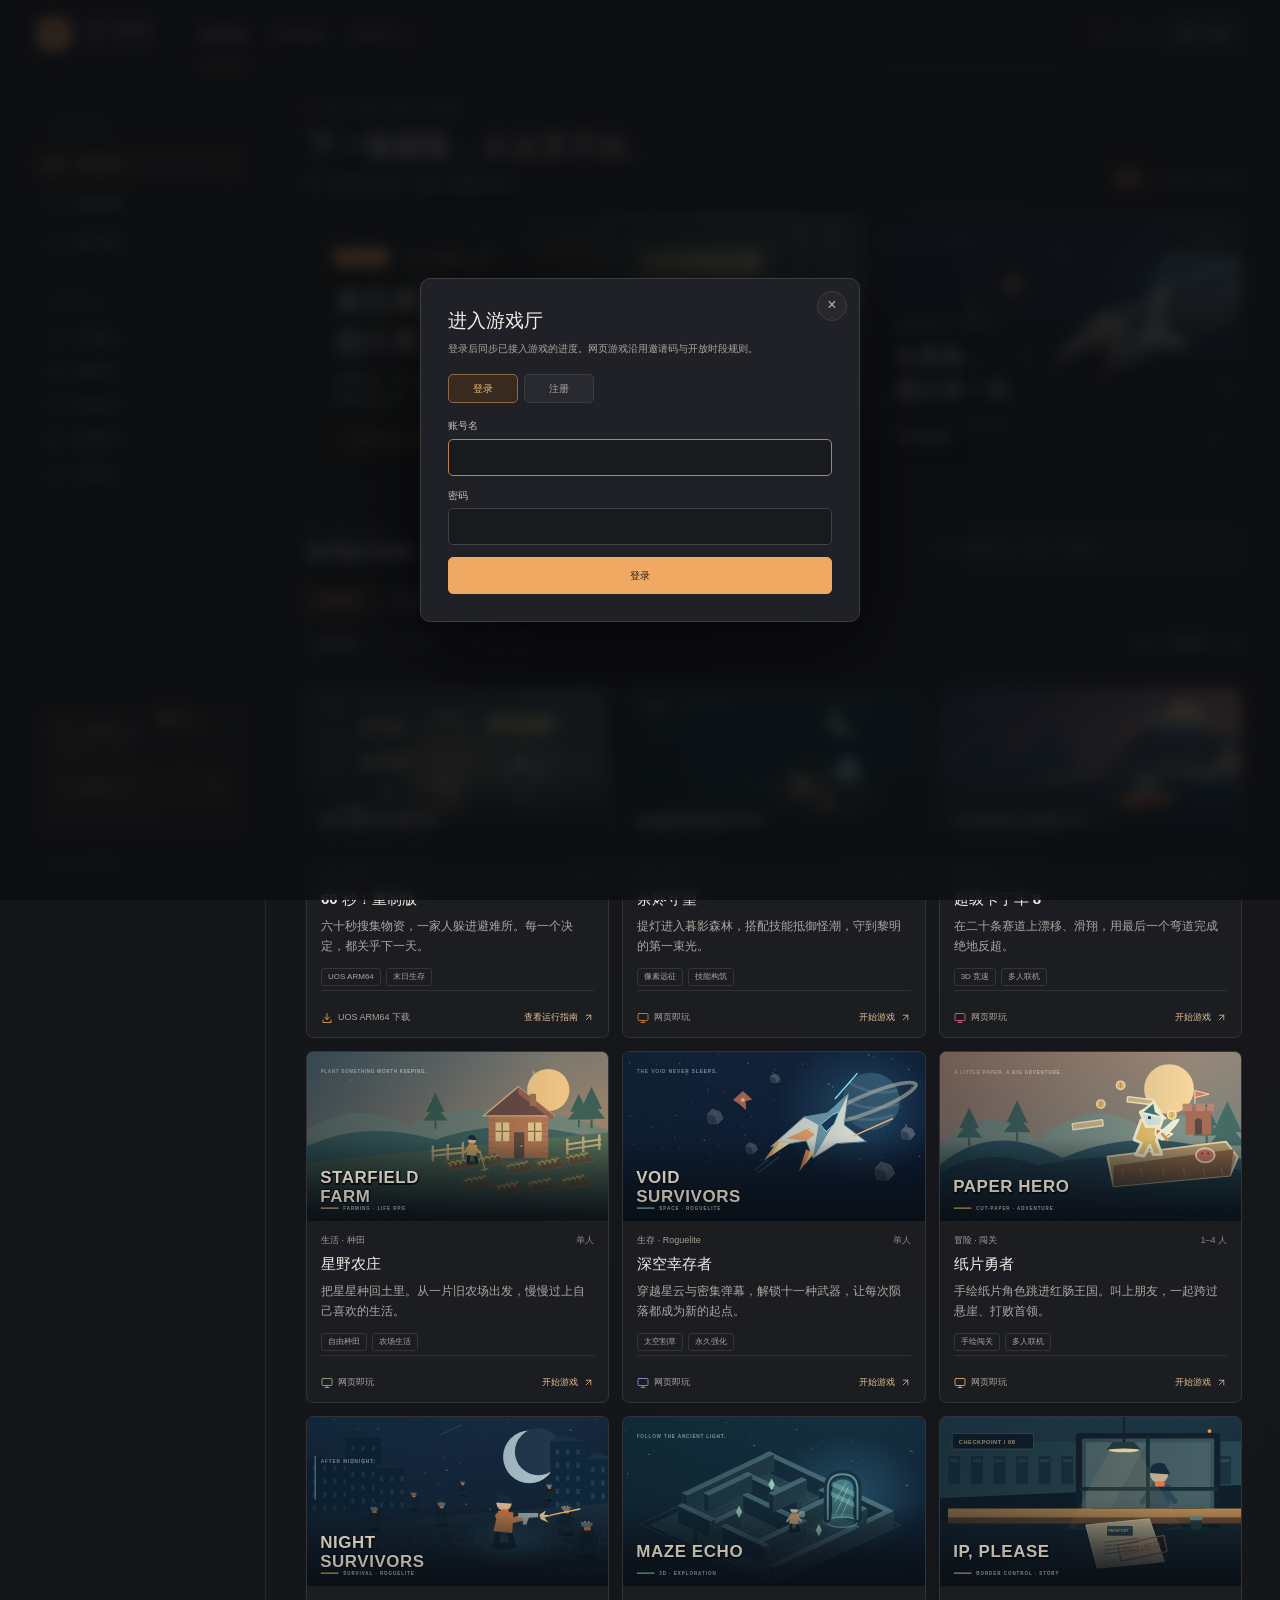
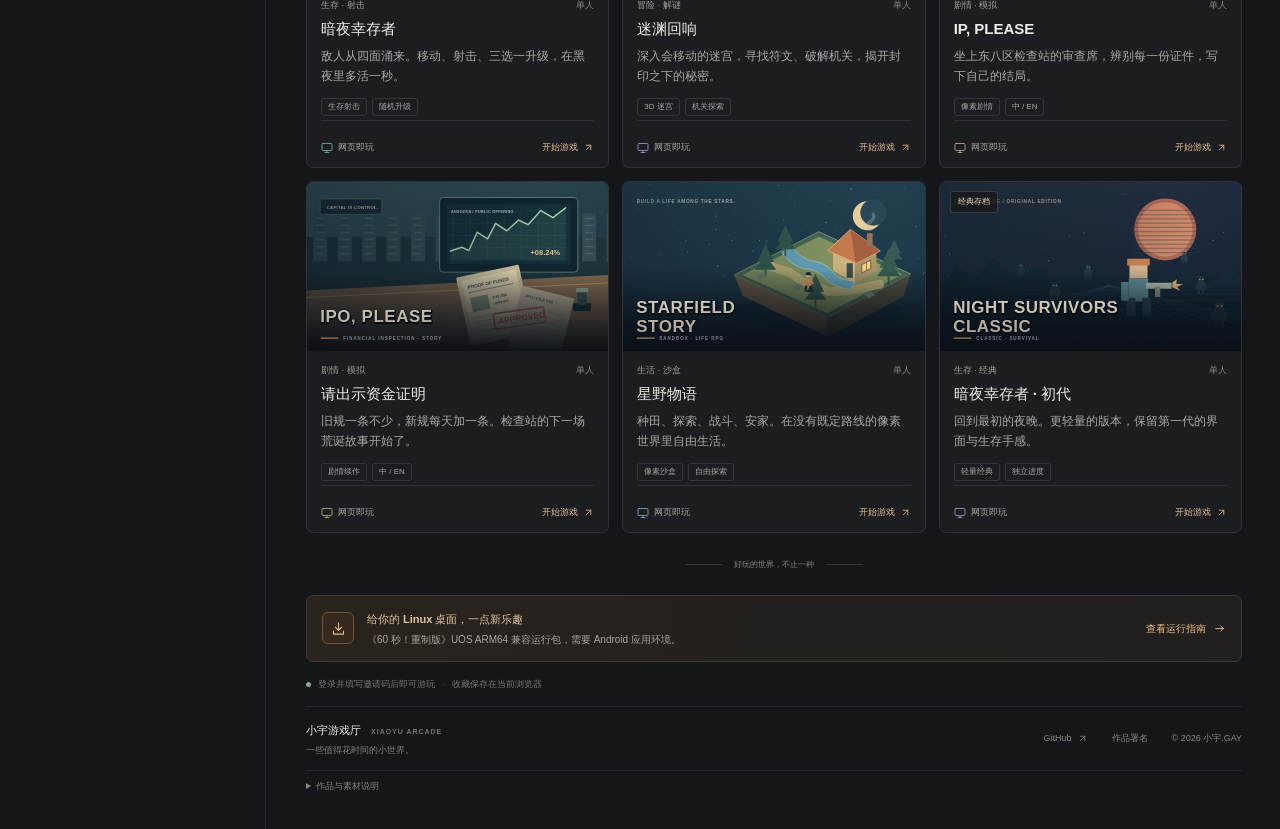
<file: games/night-survivors/index.html>
<!DOCTYPE html>
<html lang="zh-CN">
<head>
<meta charset="UTF-8" />
<meta name="viewport" content="width=device-width,initial-scale=1,maximum-scale=1,user-scalable=no,viewport-fit=cover" />
<meta name="theme-color" content="#070a12" />
<title>暗夜幸存者 · Night Survivors</title>
<link rel="preconnect" href="https://fonts.googleapis.com" />
<style>
/* ==========================================================================
   暗夜幸存者 v2 · 界面
   配色：夜蓝底 + 月光冷蓝 + 提灯暖金，全部单文件内联，无外部资源。
   ========================================================================== */
:root{
  --bg:#05070d;
  --bg-2:#080c16;
  --panel:rgba(14,19,32,.90);
  --panel-2:rgba(23,30,48,.92);
  --panel-3:#1a2235;
  --line:rgba(255,255,255,.085);
  --line-2:rgba(255,255,255,.17);
  --ink:#e9eefb;
  --muted:#939ebc;
  --dim:#5d6888;
  --accent:#8aa7ff;
  --accent-2:#7fe3c4;
  --gold:#ffc76a;
  --gold-2:#ff9f43;
  --hp:#5fd68e;
  --danger:#ff6b83;
  --violet:#b78cff;
  --radius:16px;
  --font:-apple-system,BlinkMacSystemFont,"PingFang SC","Hiragino Sans GB","Microsoft YaHei","Segoe UI",Roboto,"Helvetica Neue",sans-serif;
  --mono:"SF Mono",ui-monospace,Menlo,Consolas,"Courier New",monospace;
}
*{box-sizing:border-box;-webkit-tap-highlight-color:transparent}
html,body{height:100%;margin:0;overflow:hidden;background:var(--bg);color:var(--ink);font-family:var(--font)}
body{user-select:none;-webkit-user-select:none;touch-action:none}
#app{position:fixed;inset:0;display:flex;align-items:center;justify-content:center;isolation:isolate}
#game{display:block;width:100%;height:100%;background:#05070d;cursor:crosshair}
.hidden{display:none !important}
b{font-weight:700}

/* ---------- 屏幕叠层 ---------- */
.fx-layer{position:absolute;inset:0;pointer-events:none;z-index:5;opacity:0;transition:opacity .18s ease}
#fx-flash{background:radial-gradient(ellipse at center,rgba(255,70,100,0) 35%,rgba(255,60,90,.55) 100%);mix-blend-mode:screen}
#fx-flash.on{opacity:1;transition:opacity .05s}
#fx-lowhp{background:radial-gradient(ellipse at center,rgba(180,20,50,0) 42%,rgba(190,25,55,.42) 100%);animation:lowhp 2.4s ease-in-out infinite;opacity:0}
#fx-lowhp.on{opacity:1}
@keyframes lowhp{0%,100%{filter:brightness(.85)}50%{filter:brightness(1.35)}}

/* ---------- 顶部状态 ---------- */
.hud{position:absolute;inset:0;pointer-events:none;padding:14px 16px;display:flex;flex-direction:column;gap:8px;z-index:6}
.hud-top{display:flex;align-items:flex-start;justify-content:space-between;gap:10px}
.stat-cluster{display:flex;gap:6px;flex-wrap:wrap}
.stat{display:flex;align-items:baseline;gap:6px;padding:5px 11px;border-radius:9px;
  background:linear-gradient(180deg,rgba(20,27,44,.82),rgba(12,17,29,.78));border:1px solid var(--line);
  box-shadow:0 6px 18px rgba(0,0,0,.28),inset 0 1px 0 rgba(255,255,255,.05);backdrop-filter:blur(9px)}
.stat .k{font-size:10px;color:var(--dim);letter-spacing:.12em}
.stat b{font-size:15px;font-variant-numeric:tabular-nums;letter-spacing:.02em}
.stat.gold b{color:var(--gold)}
.stat.gold{background:linear-gradient(180deg,rgba(48,36,16,.72),rgba(24,19,10,.8));border-color:rgba(255,199,106,.26)}
.hud-right{display:flex;align-items:center;gap:8px;pointer-events:auto}
.dps-box{display:flex;align-items:baseline;gap:6px;padding:5px 11px;border-radius:9px;background:rgba(12,17,29,.78);
  border:1px solid var(--line);font-size:11px;color:var(--dim);backdrop-filter:blur(9px)}
.dps-box b{font-size:14px;color:var(--accent);font-variant-numeric:tabular-nums}
.icon-btn{width:32px;height:32px;border-radius:9px;border:1px solid var(--line);background:rgba(12,17,29,.78);
  color:var(--muted);font-size:11px;letter-spacing:-1px;cursor:pointer;backdrop-filter:blur(9px)}
.icon-btn:hover{color:var(--ink);border-color:var(--line-2)}

/* ---------- 经验条 ---------- */
.xp-row{display:flex;align-items:center;gap:9px;width:min(600px,100%);max-width:600px}
.lv-badge{display:flex;align-items:baseline;gap:3px;padding:3px 8px;border-radius:8px;
  background:linear-gradient(180deg,rgba(51,63,105,.9),rgba(28,35,60,.9));border:1px solid rgba(138,167,255,.35);
  box-shadow:0 0 14px rgba(110,140,255,.18)}
.lv-badge .lv-k{font-size:8px;letter-spacing:.14em;color:var(--dim)}
.lv-badge b{font-size:13px;color:#cdd9ff;font-variant-numeric:tabular-nums}
.xp-bar{position:relative;flex:1;height:9px;border-radius:999px;background:rgba(255,255,255,.07);
  border:1px solid rgba(255,255,255,.09);overflow:hidden}
.xp-fill{height:100%;width:0%;border-radius:999px;background:linear-gradient(90deg,#4f6fd8,#8fb0ff 70%,#c9dcff);
  box-shadow:0 0 12px rgba(130,165,255,.55);transition:width .14s linear}
.xp-shine{position:absolute;inset:0;background:linear-gradient(100deg,transparent 20%,rgba(255,255,255,.28) 48%,transparent 62%);
  transform:translateX(-100%);animation:shine 3.6s ease-in-out infinite}
@keyframes shine{0%,55%{transform:translateX(-100%)}85%,100%{transform:translateX(120%)}}
.xp-num{font-size:10px;color:var(--muted);font-variant-numeric:tabular-nums;min-width:54px;text-align:right}

/* ---------- Boss 血条 ---------- */
.boss-bar{position:absolute;left:50%;top:104px;transform:translateX(-50%);width:min(520px,66vw);z-index:7}
.boss-head{display:flex;justify-content:space-between;align-items:baseline;margin-bottom:4px;padding:0 2px}
.boss-head b{font-size:12px;letter-spacing:.22em;color:#ffc0cb;text-shadow:0 0 14px rgba(255,80,110,.6)}
.boss-head span{font-size:10px;color:var(--dim);letter-spacing:.1em}
.boss-track{position:relative;height:9px;border-radius:5px;background:rgba(10,6,10,.82);border:1px solid rgba(255,107,131,.45);
  box-shadow:0 0 12px rgba(255,80,110,.18),inset 0 1px 2px rgba(0,0,0,.8);overflow:hidden}
.boss-fill{height:100%;width:100%;background:linear-gradient(90deg,#8f1f38,#ff5d7d 60%,#ffb3c1);transition:width .18s ease;box-shadow:0 0 16px rgba(255,80,110,.5)}
.boss-track .pip{position:absolute;top:-2px;width:1px;height:11px;background:rgba(255,255,255,.45)}

/* ---------- 连击 ---------- */
.combo{position:absolute;right:20px;top:44%;display:flex;flex-direction:column;align-items:flex-end;gap:1px;
  transform-origin:100% 50%;transition:transform .12s ease}
.combo b{font-size:38px;line-height:1;font-weight:800;font-variant-numeric:tabular-nums;
  background:linear-gradient(180deg,#fff2cf,#ffb84d);-webkit-background-clip:text;background-clip:text;color:transparent;
  filter:drop-shadow(0 2px 10px rgba(255,160,60,.45))}
.combo span{font-size:10px;letter-spacing:.28em;color:rgba(255,199,106,.7)}
.combo i{display:block;width:52px;height:2px;border-radius:2px;background:rgba(255,199,106,.28);margin-top:3px;overflow:hidden}
.combo i::after{content:"";display:block;height:100%;width:100%;background:var(--gold);transform-origin:left;transform:scaleX(1)}
.combo.pulse{transform:scale(1.14)}

/* ---------- 底部 HUD ---------- */
.hud-bottom{position:absolute;left:16px;right:16px;bottom:14px;display:flex;align-items:flex-end;justify-content:space-between;gap:16px}
.bottom-left{display:flex;flex-direction:column;gap:9px;min-width:0}
.hp-row{display:flex;align-items:center;gap:10px}
.hp-bar{position:relative;width:clamp(180px,26vw,270px);height:20px;border-radius:6px;overflow:hidden;
  background:rgba(6,10,18,.85);border:1px solid rgba(95,214,142,.25);box-shadow:inset 0 2px 8px rgba(0,0,0,.6)}
.hp-fill{height:100%;width:100%;border-radius:5px;background:linear-gradient(180deg,#71e8a4,#37ae6c 60%,#2a8a56);
  box-shadow:0 0 16px rgba(80,220,140,.35);transition:width .16s ease}
.hp-bar::after{content:"";position:absolute;inset:0;background:repeating-linear-gradient(90deg,transparent 0 24%,rgba(0,0,0,.22) 24% 25%)}
.hp-bar span{position:absolute;inset:0;display:flex;align-items:center;justify-content:center;font-size:11px;font-weight:700;
  letter-spacing:.06em;text-shadow:0 1px 3px rgba(0,0,0,.75);font-variant-numeric:tabular-nums}
.hp-bar.low .hp-fill{background:linear-gradient(180deg,#ff9aa6,#e03e58 60%,#a82239);animation:hppulse .8s ease-in-out infinite}
@keyframes hppulse{50%{filter:brightness(1.45)}}
.slots{display:flex;gap:6px;flex-wrap:wrap}
.slot{width:42px;height:42px;border-radius:10px;position:relative;display:flex;align-items:center;justify-content:center;
  background:linear-gradient(180deg,rgba(24,32,52,.92),rgba(14,19,31,.9));border:1px solid var(--line);
  box-shadow:0 5px 14px rgba(0,0,0,.32),inset 0 1px 0 rgba(255,255,255,.05)}
.slot .glyph{font-size:17px;font-weight:700;line-height:1;text-shadow:0 0 10px currentColor}
.slot .lv{position:absolute;right:-3px;bottom:-3px;min-width:15px;height:15px;padding:0 3px;border-radius:5px;
  background:#111827;border:1px solid var(--line-2);font-size:9px;font-weight:700;display:flex;align-items:center;
  justify-content:center;font-variant-numeric:tabular-nums;color:var(--muted)}
.slot.passive{width:36px;height:36px;border-style:dashed;border-color:rgba(255,255,255,.13)}
.slot.passive .glyph{font-size:14px;opacity:.9}
.slot.maxed{border-color:rgba(255,199,106,.55);box-shadow:0 0 14px rgba(255,199,106,.16),inset 0 1px 0 rgba(255,255,255,.07)}
.slot.maxed .lv{background:rgba(255,199,106,.16);border-color:rgba(255,199,106,.55);color:var(--gold)}
.slot.evolved{border-color:rgba(255,199,106,.75);background:linear-gradient(180deg,rgba(58,44,20,.95),rgba(26,20,10,.95))}

/* ---------- 冲刺按钮 ---------- */
.dash-btn{position:relative;width:64px;height:64px;border-radius:50%;pointer-events:auto;cursor:pointer;
  background:radial-gradient(circle at 50% 38%,rgba(52,66,110,.9),rgba(12,17,29,.92));
  border:1px solid rgba(138,167,255,.35);display:flex;flex-direction:column;align-items:center;justify-content:center;
  gap:1px;box-shadow:0 6px 20px rgba(0,0,0,.4),inset 0 1px 0 rgba(255,255,255,.1);transition:transform .08s,border-color .15s}
.dash-btn:active{transform:scale(.94)}
.dash-btn .dash-glyph{font-size:19px;color:#cfdcff;line-height:1;text-shadow:0 0 10px rgba(140,170,255,.7)}
.dash-btn .dash-label{font-size:8px;letter-spacing:.14em;color:var(--dim)}
.dash-btn .dash-ring{position:absolute;inset:-1px;transform:rotate(-90deg)}
.dash-btn .ring-bg{fill:none;stroke:rgba(255,255,255,.08);stroke-width:2.5}
.dash-btn .ring-fg{fill:none;stroke:#8aa7ff;stroke-width:2.5;stroke-linecap:round;stroke-dasharray:132;stroke-dashoffset:0;
  filter:drop-shadow(0 0 4px rgba(120,160,255,.8));transition:stroke-dashoffset .1s linear}
.dash-btn.ready{border-color:rgba(138,167,255,.6);box-shadow:0 0 22px rgba(110,145,255,.22),inset 0 1px 0 rgba(255,255,255,.1)}

/* ---------- 队伍 ---------- */
#hud-team{position:absolute;right:16px;top:112px;display:flex;flex-direction:column;gap:5px;align-items:flex-end}
.team-row{display:flex;align-items:center;gap:7px;padding:4px 9px;border-radius:8px;background:rgba(12,17,29,.8);
  border:1px solid var(--line);font-size:10px;color:var(--muted);backdrop-filter:blur(9px)}
.team-row b{color:var(--ink);font-weight:600;max-width:80px;overflow:hidden;text-overflow:ellipsis;white-space:nowrap}
.team-row .hp{width:40px;height:4px;border-radius:2px;background:rgba(255,255,255,.12);overflow:hidden}
.team-row .hp i{display:block;height:100%;border-radius:2px;background:var(--hp)}
.team-row.down{border-color:rgba(255,107,131,.5)}
.team-row.down b{color:var(--danger)}
#revive-tip{position:absolute;left:50%;bottom:112px;transform:translateX(-50%);padding:6px 14px;border-radius:999px;
  background:rgba(255,107,131,.14);border:1px solid rgba(255,107,131,.45);color:#ffb3bd;font-size:11px;
  pointer-events:none;backdrop-filter:blur(8px);letter-spacing:.06em}

/* ---------- toast ---------- */
.toasts{position:absolute;left:50%;top:120px;transform:translateX(-50%);display:flex;flex-direction:column;
  align-items:center;gap:6px;width:min(420px,84vw);pointer-events:none}
.toast{display:flex;align-items:center;gap:8px;padding:7px 14px;border-radius:9px;font-size:12px;
  background:linear-gradient(180deg,rgba(26,34,54,.95),rgba(15,20,33,.95));border:1px solid var(--line-2);
  box-shadow:0 10px 28px rgba(0,0,0,.45);animation:toastIn .28s cubic-bezier(.2,1.3,.5,1)}
.toast.out{animation:toastOut .3s ease forwards}
.toast .t-g{font-size:14px;color:var(--gold)}
.toast.gold{border-color:rgba(255,199,106,.4)}
.toast.ach{border-color:rgba(183,140,255,.45)}
.toast.ach .t-g{color:var(--violet)}
.toast b{color:var(--ink)}
@keyframes toastIn{from{transform:translateY(-8px) scale(.96)}to{transform:none}}
@keyframes toastOut{to{opacity:0;transform:translateY(-6px) scale(.98)}}

/* ==========================================================================
   遮罩 / 面板
   ========================================================================== */
.overlay{position:absolute;inset:0;display:flex;align-items:center;justify-content:center;padding:22px;z-index:20;
  background:radial-gradient(ellipse at 50% 40%,rgba(9,13,23,.72),rgba(4,6,11,.92));
  backdrop-filter:blur(10px) saturate(120%);overflow:auto}
.panel{position:relative;width:100%;max-width:520px;padding:26px 26px 22px;border-radius:var(--radius);
  background:linear-gradient(180deg,rgba(22,29,47,.96),rgba(11,15,26,.97));
  border:1px solid var(--line);box-shadow:0 30px 80px rgba(0,0,0,.6),inset 0 1px 0 rgba(255,255,255,.06);
  animation:panelIn .28s cubic-bezier(.2,1.1,.4,1)}
  @keyframes panelIn{from{transform:translateY(10px) scale(.985)}to{transform:none}}
.panel::before{content:"";position:absolute;left:24px;right:24px;top:0;height:1px;
  background:linear-gradient(90deg,transparent,rgba(138,167,255,.5),transparent)}
.panel.wide{max-width:760px}
.panel-head{margin-bottom:16px}
h1,h2,h3{margin:0}
h2{font-size:21px;font-weight:700;letter-spacing:.02em}
.panel-sub{font-size:12px;color:var(--dim);margin-top:5px;line-height:1.6}
p{margin:0 0 12px;font-size:13px;line-height:1.75;color:var(--muted)}
b.gold{color:var(--gold)}
kbd{display:inline-block;min-width:22px;text-align:center;padding:2px 6px;border-radius:5px;background:rgba(255,255,255,.07);
  border:1px solid var(--line-2);border-bottom-width:2px;font-size:10px;font-family:var(--mono);color:var(--ink)}
.tip{font-size:11px;color:var(--dim);text-align:center;margin-top:12px}
.row{display:flex;gap:9px;margin-top:9px}
.row .btn{flex:1}

/* ---------- 按钮 ---------- */
.btn{position:relative;display:flex;align-items:center;justify-content:center;gap:8px;width:100%;padding:12px 16px;
  border-radius:10px;border:1px solid var(--line-2);background:linear-gradient(180deg,rgba(255,255,255,.065),rgba(255,255,255,.025));
  color:var(--ink);font-size:13.5px;font-weight:600;font-family:var(--font);cursor:pointer;letter-spacing:.02em;
  transition:background .15s,border-color .15s,transform .07s,box-shadow .15s}
.btn:hover{background:linear-gradient(180deg,rgba(255,255,255,.1),rgba(255,255,255,.04));border-color:rgba(255,255,255,.3)}
.btn:active{transform:translateY(1px)}
.btn.primary{background:linear-gradient(180deg,#5b7ce6,#3f59bd);border-color:rgba(150,175,255,.6);
  box-shadow:0 8px 22px rgba(60,90,190,.35),inset 0 1px 0 rgba(255,255,255,.22);color:#f2f6ff}
.btn.primary:hover{background:linear-gradient(180deg,#6b8bf2,#4a64cf)}
.btn.gold{background:linear-gradient(180deg,#f0b45a,#c98a2c);border-color:rgba(255,214,150,.55);color:#2a1b06;
  box-shadow:0 8px 22px rgba(200,140,40,.28),inset 0 1px 0 rgba(255,255,255,.35)}
.btn.ghost{background:transparent;border-color:var(--line);color:var(--muted)}
.btn.ghost:hover{color:var(--ink)}
.btn:disabled{opacity:.45;cursor:not-allowed;transform:none}
.btn.big{padding:17px 18px;font-size:16px;border-radius:12px;flex-direction:column;gap:2px}
.btn.big b{font-size:17px;letter-spacing:.08em}
.btn.big .hint{font-size:10px;font-weight:500;letter-spacing:.16em;color:rgba(255,255,255,.6)}
.btn .bi{font-style:normal;font-size:14px;opacity:.8}

/* ==========================================================================
   主菜单
   ========================================================================== */
#screen-start{background:radial-gradient(ellipse at 50% 32%,rgba(8,13,24,.30),rgba(2,4,9,.82));backdrop-filter:blur(1.5px);align-items:flex-start}
#screen-start .menu{margin:auto}
.menu{display:grid;grid-template-columns:minmax(0,1.35fr) minmax(0,.75fr);gap:16px;width:100%;max-width:940px;align-items:start}
.menu-main{padding:32px 34px;border-radius:20px;display:flex;flex-direction:column;
  background:linear-gradient(180deg,rgba(18,25,42,.9),rgba(8,12,21,.94));border:1px solid var(--line);
  box-shadow:0 40px 90px rgba(0,0,0,.6),inset 0 1px 0 rgba(255,255,255,.06);position:relative;overflow:hidden}
.menu-main::after{content:"";position:absolute;width:420px;height:420px;right:-160px;top:-190px;border-radius:50%;
  background:radial-gradient(circle,rgba(120,150,255,.16),transparent 65%);pointer-events:none}
.logo{position:relative;margin-bottom:14px}

.logo-cn{position:relative;font-size:44px;line-height:1.1;font-weight:800;letter-spacing:.1em;
  background:linear-gradient(180deg,#f4f7ff 10%,#c3d2ff 55%,#8ba4e8 100%);
  -webkit-background-clip:text;background-clip:text;color:transparent;
  filter:drop-shadow(0 3px 18px rgba(120,155,255,.35))}
.logo-en{position:relative;margin-top:8px;font-size:9px;letter-spacing:.34em;color:rgba(147,158,188,.8);font-weight:600}
.logo-rule{position:relative;margin-top:12px;height:1px;width:120px;
  background:linear-gradient(90deg,rgba(255,199,106,.7),rgba(255,199,106,0))}
.tagline{position:relative;font-size:13px;line-height:1.8;color:var(--muted);max-width:430px;margin:0 0 20px}
.menu-actions{position:relative;display:flex;flex-direction:column;gap:9px;margin-top:auto}
.menu-row{display:grid;grid-template-columns:repeat(4,1fr);gap:8px}
.menu-row .btn{padding:11px 6px;font-size:12px;flex-direction:column;gap:4px}
.menu-row .btn .bi{font-size:15px;opacity:.55}
.chosen-char{position:relative;display:flex;align-items:center;gap:9px;margin-top:14px;padding-top:13px;
  border-top:1px solid var(--line);font-size:11px;color:var(--dim)}
.chosen-char .avatar{width:26px;height:26px;border-radius:50%;flex:none;box-shadow:0 0 0 1px rgba(255,255,255,.15) inset}
.chosen-char b{font-size:12px;color:var(--ink);font-weight:600}
.chosen-char em{font-style:normal;color:var(--muted)}
.menu-side{padding:22px;border-radius:20px;display:flex;flex-direction:column;gap:20px;
  background:linear-gradient(180deg,rgba(16,22,37,.85),rgba(7,10,18,.9));border:1px solid var(--line);
  box-shadow:0 30px 70px rgba(0,0,0,.45),inset 0 1px 0 rgba(255,255,255,.05)}
.side-gold{display:flex;align-items:baseline;justify-content:space-between;padding-bottom:14px;border-bottom:1px solid var(--line)}
.side-gold span{font-size:10px;letter-spacing:.24em;color:var(--dim)}
.side-gold b{font-size:27px;color:var(--gold);font-variant-numeric:tabular-nums;letter-spacing:.02em;
  text-shadow:0 0 20px rgba(255,190,90,.3)}
.side-title{font-size:9px;letter-spacing:.3em;color:var(--dim);margin-bottom:9px}
.best-row{display:flex;justify-content:space-between;align-items:baseline;font-size:11px;color:var(--muted);padding:3px 0}
.best-row b{font-size:15px;color:var(--ink);font-variant-numeric:tabular-nums}
.ach-list{display:flex;flex-direction:column;gap:5px}
.ach-empty{font-size:11px;color:var(--dim)}
.ach-item{display:flex;align-items:center;gap:7px;font-size:11px;color:var(--muted)}
.ach-item i{width:16px;height:16px;border-radius:50%;flex:none;display:flex;align-items:center;justify-content:center;
  font-size:8px;font-style:normal;background:rgba(183,140,255,.16);color:var(--violet);border:1px solid rgba(183,140,255,.35)}
.side-foot{margin-top:auto;padding-top:10px;font-size:9px;letter-spacing:.14em;color:rgba(93,104,136,.75);text-align:right}

/* ==========================================================================
   幸存者 / 天赋
   ========================================================================== */
.char-grid{display:grid;grid-template-columns:1fr 1fr;gap:10px;margin-bottom:14px}
.char-card{position:relative;text-align:left;padding:15px 14px;border-radius:13px;cursor:pointer;font-family:var(--font);
  background:linear-gradient(180deg,rgba(255,255,255,.045),rgba(255,255,255,.015));border:1px solid var(--line);
  color:var(--ink);transition:transform .1s,border-color .15s,background .15s;overflow:hidden}
.char-card:hover{transform:translateY(-2px);border-color:var(--line-2);background:linear-gradient(180deg,rgba(255,255,255,.075),rgba(255,255,255,.025))}
.char-card.active{border-color:rgba(138,167,255,.65);box-shadow:0 0 0 1px rgba(138,167,255,.25),0 12px 28px rgba(40,60,140,.25)}
.char-card.locked{opacity:.94}
.char-card.locked .char-desc,.char-card.locked .char-tag{opacity:.72}
.char-head{display:flex;align-items:center;gap:10px;margin-bottom:9px}
.char-avatar{width:44px;height:44px;border-radius:50%;flex:none;display:block;
  box-shadow:0 0 0 1px rgba(255,255,255,.14),0 0 18px rgba(120,160,255,.18)}
.char-name{font-size:14px;font-weight:700}
.char-tag{font-size:10px;color:var(--dim);margin-top:2px}
.char-desc{font-size:11px;line-height:1.6;color:var(--muted);min-height:34px}
.char-meta{display:flex;flex-wrap:wrap;gap:5px;margin-top:8px}
.pill{display:inline-flex;align-items:center;gap:4px;padding:2px 7px;border-radius:5px;font-size:10px;
  background:rgba(255,255,255,.055);border:1px solid var(--line);color:var(--muted)}
.pill.gold{color:var(--gold);border-color:rgba(255,199,106,.3);background:rgba(255,199,106,.08)}
.pill.on{color:#cfe0ff;border-color:rgba(138,167,255,.4);background:rgba(138,167,255,.12)}
.char-lock{position:relative;display:flex;align-items:center;justify-content:center;gap:6px;
  padding:8px 10px;font-size:11px;color:var(--gold);font-weight:600;letter-spacing:.02em;
  background:rgba(255,199,106,.07);
  border-top:1px solid rgba(255,199,106,.22);border-radius:8px;margin-top:8px}

.talent-list{display:flex;flex-direction:column;gap:7px;margin-bottom:14px}
.talent-row{display:flex;align-items:center;gap:11px;padding:10px 12px;border-radius:11px;
  background:rgba(255,255,255,.035);border:1px solid var(--line)}
.talent-icon{width:32px;height:32px;border-radius:9px;flex:none;display:flex;align-items:center;justify-content:center;
  font-size:14px;font-weight:700;background:rgba(255,255,255,.06)}
.talent-main{flex:1;min-width:0}
.talent-name{font-size:12.5px;font-weight:600;display:flex;align-items:center;gap:7px}
.talent-desc{font-size:10.5px;color:var(--dim);margin-top:2px}
.pips{display:flex;gap:3px;margin-top:5px}
.pips i{width:14px;height:3px;border-radius:2px;background:rgba(255,255,255,.12)}
.pips i.on{background:var(--accent);box-shadow:0 0 6px rgba(138,167,255,.6)}
.talent-buy{width:auto;padding:8px 12px;font-size:11.5px;flex:none;min-width:74px}
.talent-foot{display:flex;justify-content:space-between;align-items:baseline;margin-bottom:12px;font-size:11px;color:var(--dim)}
.talent-foot b{font-size:18px;color:var(--gold)}

/* ==========================================================================
   玩法说明
   ========================================================================== */
.help-grid{display:grid;grid-template-columns:1fr 1fr;gap:22px;margin-bottom:16px}
.help-col h3{font-size:11px;letter-spacing:.2em;color:var(--accent);margin:14px 0 8px}
.help-col h3:first-child{margin-top:0}
.help-col p{font-size:11.5px;line-height:1.8;margin-bottom:8px}
.keys{display:grid;grid-template-columns:auto 1fr;gap:5px 12px;font-size:11px;color:var(--muted);margin-bottom:6px}
.keys b{color:var(--ink);font-weight:600;font-size:11px}

/* ==========================================================================
   升级 / 宝箱卡牌
   ========================================================================== */
.levelup-panel{max-width:820px}
.levelup-head{display:flex;align-items:center;gap:14px;margin-bottom:16px}
.levelup-badge{width:56px;height:56px;border-radius:14px;flex:none;display:flex;flex-direction:column;align-items:center;
  justify-content:center;gap:1px;background:linear-gradient(180deg,rgba(64,80,140,.9),rgba(28,36,62,.95));
  border:1px solid rgba(138,167,255,.4);box-shadow:0 0 26px rgba(110,145,255,.22),inset 0 1px 0 rgba(255,255,255,.12)}
.levelup-badge span{font-size:7px;letter-spacing:.16em;color:var(--dim)}
.levelup-badge b{font-size:21px;color:#dbe6ff;font-variant-numeric:tabular-nums}
.choices{display:grid;grid-template-columns:repeat(3,1fr);gap:10px}
.choice{position:relative;text-align:left;padding:14px 13px 12px;border-radius:13px;cursor:pointer;font-family:var(--font);
  color:var(--ink);display:flex;flex-direction:column;gap:8px;min-height:140px;overflow:hidden;
  background:linear-gradient(180deg,rgba(29,37,58,.95),rgba(15,20,34,.95));
  border:1px solid var(--line);transition:transform .1s,border-color .15s,box-shadow .15s;
  animation:cardIn .3s cubic-bezier(.2,1.1,.4,1)}
.choice:nth-child(2){animation-delay:.04s}
.choice:nth-child(3){animation-delay:.08s}
.choice:nth-child(4){animation-delay:.12s}
@keyframes cardIn{from{transform:translateY(12px) scale(.97)}to{transform:none}}
.choice:hover{transform:translateY(-3px);border-color:var(--line-2);box-shadow:0 16px 34px rgba(0,0,0,.45)}
.choice::after{content:"";position:absolute;inset:0;background:radial-gradient(circle at 20% 0%,var(--glow,rgba(255,255,255,.06)),transparent 60%);
  opacity:.7;pointer-events:none}
.choice .c-top{display:flex;align-items:flex-start;justify-content:space-between;gap:6px}
.choice .glyph{width:40px;height:40px;border-radius:11px;display:flex;align-items:center;justify-content:center;
  font-size:19px;font-weight:800;background:rgba(255,255,255,.06);border:1px solid rgba(255,255,255,.09);
  text-shadow:0 0 14px currentColor}
.choice .keycap{font-size:9px;color:var(--dim);border:1px solid var(--line);border-radius:4px;padding:1px 5px;
  font-family:var(--mono)}
.choice .c-name{font-size:13.5px;font-weight:700;display:flex;align-items:center;gap:6px;flex-wrap:wrap}
.choice .c-kind{font-size:9.5px;letter-spacing:.13em;color:#7d88a8}
.choice .c-desc{font-size:11px;line-height:1.6;color:var(--muted);flex:1}
.choice .c-delta{margin-top:auto;font-size:10.5px;color:var(--accent-2);font-variant-numeric:tabular-nums;
  border-top:1px dashed rgba(255,255,255,.09);padding-top:6px}
.choice .tag{font-size:8.5px;letter-spacing:.1em;padding:1px 5px;border-radius:4px;background:rgba(255,255,255,.08);
  color:var(--muted);font-weight:600}
.choice .tag.new{background:rgba(127,227,196,.14);color:var(--accent-2);border:1px solid rgba(127,227,196,.3)}
.choice .tag.star{background:rgba(255,199,106,.15);color:var(--gold);border:1px solid rgba(255,199,106,.35)}
.choice[data-rarity="common"]{--glow:rgba(160,175,205,.10)}
.choice[data-rarity="rare"]{border-color:rgba(111,168,255,.45);--glow:rgba(111,168,255,.20);box-shadow:inset 0 1px 0 rgba(160,195,255,.10)}
.choice[data-rarity="rare"] .glyph{border-color:rgba(111,168,255,.35)}
.choice[data-rarity="epic"]{border-color:rgba(183,140,255,.5);--glow:rgba(183,140,255,.24);box-shadow:inset 0 1px 0 rgba(210,180,255,.10)}
.choice[data-rarity="epic"] .c-kind{color:var(--violet)}
.choice[data-rarity="evolve"]{border-color:rgba(255,199,106,.6);
  background:linear-gradient(180deg,rgba(58,44,20,.9),rgba(24,19,11,.96));--glow:rgba(255,199,106,.26);
  box-shadow:0 0 0 1px rgba(255,199,106,.18),0 14px 34px rgba(120,80,10,.28)}
.choice[data-rarity="evolve"] .c-kind{color:var(--gold)}
.choice[data-rarity="evolve"]::before{content:"";position:absolute;inset:-40% -60%;pointer-events:none;
  background:linear-gradient(115deg,transparent 42%,rgba(255,226,170,.16) 48%,transparent 56%);
  animation:evolveShine 3.2s ease-in-out infinite}
@keyframes evolveShine{0%,60%{transform:translateX(-40%)}100%{transform:translateX(40%)}}
.choice.chest-reveal{animation:reveal .42s cubic-bezier(.2,1.2,.4,1)}
@keyframes reveal{from{transform:translateY(16px) rotateX(12deg) scale(.94)}to{transform:none}}
.chest-panel{max-width:700px}
.chest-head{display:flex;align-items:center;gap:14px;margin-bottom:16px}
.chest-icon{width:56px;height:56px;border-radius:14px;display:flex;align-items:center;justify-content:center;font-size:24px;
  color:var(--gold);background:linear-gradient(180deg,rgba(80,58,18,.9),rgba(32,24,10,.95));
  border:1px solid rgba(255,199,106,.45);box-shadow:0 0 30px rgba(255,180,70,.22);animation:chestGlow 2s ease-in-out infinite}
@keyframes chestGlow{50%{box-shadow:0 0 44px rgba(255,180,70,.4)}}
#btn-chest-ok{margin-top:14px}

/* ==========================================================================
   暂停 / 结算
   ========================================================================== */
.pause-stats{display:grid;grid-template-columns:repeat(4,1fr);gap:7px;margin-bottom:12px}
.pause-stat{background:rgba(255,255,255,.035);border:1px solid var(--line);border-radius:9px;padding:8px 10px}
.pause-stat .k{font-size:9px;color:var(--dim);letter-spacing:.1em}
.pause-stat .v{font-size:15px;font-weight:700;margin-top:2px;font-variant-numeric:tabular-nums}
.loadout{display:flex;flex-wrap:wrap;gap:6px;margin-bottom:12px}
.chip{display:flex;align-items:center;gap:6px;padding:4px 9px;border-radius:7px;background:rgba(255,255,255,.045);
  border:1px solid var(--line);font-size:11px}
.chip .g{font-weight:800;font-size:12px}
.chip .l{color:var(--dim);font-size:9.5px}
.chip.maxed{border-color:rgba(255,199,106,.4)}
.chip.maxed .l{color:var(--gold)}
.over-head{display:flex;justify-content:space-between;align-items:flex-start;gap:16px;margin-bottom:18px}
.over-head h2{font-size:26px;letter-spacing:.04em}
.over-head p{font-size:12px;margin:6px 0 0}
.over-rank{width:74px;height:74px;border-radius:50%;flex:none;display:flex;flex-direction:column;align-items:center;
  justify-content:center;border:1px solid rgba(255,199,106,.4);
  background:radial-gradient(circle at 50% 35%,rgba(90,66,22,.85),rgba(20,16,9,.95));
  box-shadow:0 0 30px rgba(255,180,70,.2)}
.over-rank span{font-size:8px;letter-spacing:.2em;color:var(--dim)}
.over-rank b{font-size:30px;line-height:1.1;color:var(--gold);font-weight:800}
.over-rank[data-rank="A"]{border-color:rgba(138,167,255,.45);background:radial-gradient(circle at 50% 35%,rgba(40,58,110,.85),rgba(10,14,24,.95))}
.over-rank[data-rank="A"] b{color:#a9c2ff}
.over-rank[data-rank="B"],.over-rank[data-rank="C"]{border-color:rgba(255,255,255,.2);background:radial-gradient(circle at 50% 35%,rgba(40,46,64,.85),rgba(10,12,20,.95))}
.over-rank[data-rank="B"] b,.over-rank[data-rank="C"] b{color:#c3cbdd}
.stats-grid{display:grid;grid-template-columns:repeat(4,1fr);gap:8px;margin-bottom:14px}
.stat-box{background:rgba(255,255,255,.035);border:1px solid var(--line);border-radius:10px;padding:10px 12px}
.stat-box .k{font-size:9px;color:var(--dim);letter-spacing:.1em}
.stat-box .v{font-size:19px;font-weight:700;margin-top:3px;font-variant-numeric:tabular-nums}
.reward-row{display:flex;align-items:center;justify-content:space-between;gap:10px;padding:10px 13px;margin-bottom:14px;
  border-radius:10px;background:linear-gradient(90deg,rgba(255,199,106,.12),rgba(255,199,106,.03));
  border:1px solid rgba(255,199,106,.28);font-size:12px;color:#ffe0a8}
.reward-row b{font-size:17px;color:var(--gold);font-variant-numeric:tabular-nums}
.reward-row .new{font-size:9px;letter-spacing:.1em;color:#2a1b06;background:var(--gold);padding:2px 6px;border-radius:4px;font-weight:700}

/* ---------- 联机 ---------- */
.field{margin-bottom:11px}
.field label{display:block;font-size:10px;letter-spacing:.14em;color:var(--dim);margin-bottom:5px}
input{width:100%;padding:11px 12px;border-radius:9px;border:1px solid var(--line-2);background:rgba(8,12,20,.8);
  color:var(--ink);font:inherit;font-size:13px;outline:none;transition:border-color .15s}
input:focus{border-color:var(--accent)}
.join-row{display:flex;gap:8px;margin-top:9px}
.join-row input{flex:1;text-transform:uppercase;letter-spacing:.24em;text-align:center}
.join-row .btn{width:auto;white-space:nowrap;padding:0 18px}
.room-code{display:flex;align-items:baseline;gap:9px;font-size:11px;color:var(--dim);margin:4px 0 12px}
.room-code b{font-size:30px;letter-spacing:.2em;color:var(--gold);font-variant-numeric:tabular-nums}
.coop-list{display:flex;flex-direction:column;gap:6px;margin-bottom:12px}
.coop-player{display:flex;align-items:center;gap:9px;padding:8px 11px;border-radius:9px;background:rgba(255,255,255,.035);
  border:1px solid var(--line);font-size:12px}
.coop-player .dot{width:8px;height:8px;border-radius:50%;flex:none}
.coop-player .tag{margin-left:auto;font-size:9px;color:var(--dim);letter-spacing:.1em}
.coop-player.me{border-color:rgba(138,167,255,.4)}
.coop-msg{min-height:16px;color:var(--danger);font-size:11px;text-align:center;margin:8px 0}

/* ---------- 游戏厅返回 ---------- */
.arcade-back{position:fixed;left:12px;top:12px;z-index:30;display:inline-flex;align-items:center;gap:5px;
  padding:5px 10px;border-radius:7px;background:rgba(12,17,29,.8);border:1px solid rgba(255,255,255,.18);
  color:#8e98b5;font-size:11px;font-weight:600;text-decoration:none;font-family:var(--font);
  backdrop-filter:blur(8px);opacity:.45;transition:opacity .15s,color .15s}
.arcade-back:hover{opacity:1;color:#e8ecf7}
body.playing .arcade-back{opacity:0;pointer-events:none;transform:translateY(-8px)}

/* ==========================================================================
   响应式
   ========================================================================== */
@media (max-height:730px){
  .logo-cn{font-size:34px}
  .logo-en{margin-top:5px}
  .logo-rule{margin-top:8px}
  .menu-main{padding:22px 24px}
  .tagline{font-size:12px;margin-bottom:12px}
  .btn.big{padding:13px 16px}
  .btn.big b{font-size:15px}
  .menu-row .btn{padding:9px 6px}
  .chosen-char{margin-top:10px;padding-top:10px}
  .side-block{gap:0}
  .side-title{margin-bottom:5px}
  .side-gold b{font-size:22px}
}
@media (max-height:700px){
  .talent-row{padding:7px 10px}
  .talent-list{gap:5px;margin-bottom:10px}
  .talent-icon{width:28px;height:28px;font-size:12px}
  .talent-desc{font-size:10px}
  .pips{margin-top:3px}
  .panel{padding:20px 20px 16px}
}
@media (max-height:620px){
  .logo-en,.tagline{display:none}
  .logo-cn{font-size:28px}
  .menu-main{padding:18px 20px}
  .menu-side{padding:14px 16px}
}
@media (max-width:900px){
  .menu{grid-template-columns:1fr;max-width:560px}
  .menu-side{display:grid;grid-template-columns:1fr 1fr;gap:10px 16px;padding:16px 18px;min-height:0}
  .side-gold{grid-column:1 / -1;border:0;padding:0 0 8px;gap:8px}
  .side-gold b{font-size:20px}
  .side-ach{display:none}
  .side-foot{display:none}
  .best-row b{font-size:13px}
  .logo-cn{font-size:36px}
}
@media (max-width:640px){
  .overlay{padding:12px}
  .boss-bar{top:88px;width:78vw}
  .panel{padding:18px 16px 16px;border-radius:14px}
  h2{font-size:18px}
  .menu-main{padding:22px 18px}
  .menu-row{grid-template-columns:1fr 1fr}
  .logo-cn{font-size:30px;letter-spacing:.06em}
  .tagline{font-size:12px}
  .choices{grid-template-columns:1fr;gap:8px}
  .choice{min-height:0;flex-direction:column;padding:11px 12px}
  .choice .c-desc{font-size:10.5px}
  .levelup-badge{width:46px;height:46px}
  .levelup-badge b{font-size:17px}
  .char-grid{grid-template-columns:1fr}
  .help-grid{grid-template-columns:1fr;gap:6px}
  .stats-grid{grid-template-columns:1fr 1fr}
  .pause-stats{grid-template-columns:1fr 1fr}
  .stat{padding:4px 8px}
  .stat b{font-size:13px}
  .stat .k{font-size:9px}
  .hud{padding:10px 11px}
  .hud-bottom{left:11px;right:11px;bottom:10px}
  .hp-bar{width:160px;height:18px}
  .slot{width:36px;height:36px}
  .slot.passive{width:31px;height:31px}
  .slot .glyph{font-size:15px}
  .dash-btn{width:56px;height:56px}
  .combo b{font-size:28px}
  .boss-bar{top:64px}
  .arcade-back{left:8px;top:8px;padding:3px 7px;font-size:10px;opacity:.35}
  .over-rank{width:60px;height:60px}
  .over-rank b{font-size:24px}
}
@media (max-width:400px){
  .stat-cluster .stat:nth-child(4){display:none}
  .xp-num{display:none}
}
@media (prefers-reduced-motion:reduce){
  *{animation-duration:.001s !important;transition-duration:.001s !important}
}

</style>
</head>
<body>
<script src="../../holidays.js"></script>
<script>window.ARCADE_GUARD = true;</script>
<script src="../../arcade.js"></script>
<script src="../../arcade-progress.js"
        data-game="night-survivors"
        data-keys="ns.meta.v2,ns.best.v1"></script>
<a class="arcade-back" href="../../">← 游戏厅</a>

<div id="app">
  <canvas id="game" aria-label="游戏画面"></canvas>

  <div class="fx-layer" id="fx-flash"></div>
  <div class="fx-layer" id="fx-lowhp"></div>

  <!-- ==================== HUD ==================== -->
  <div class="hud hidden" id="hud">
    <div class="hud-top">
      <div class="stat-cluster">
        <div class="stat"><span class="k">时间</span><b id="hud-time">00:00</b></div>
        <div class="stat"><span class="k">夜</span><b id="hud-wave">1</b></div>
        <div class="stat"><span class="k">击杀</span><b id="hud-kills">0</b></div>
        <div class="stat gold"><span class="k">金币</span><b id="hud-gold">0</b></div>
      </div>
      <div class="hud-right">
        <div class="dps-box"><span>DPS</span><b id="hud-dps">0</b></div>
        <button class="icon-btn" id="btn-pause" aria-label="暂停">❚❚</button>
      </div>
    </div>

    <div class="xp-row">
      <div class="lv-badge"><span class="lv-k">LV</span><b id="hud-level">1</b></div>
      <div class="xp-bar">
        <div class="xp-fill" id="hud-xpfill"></div>
        <div class="xp-shine"></div>
      </div>
      <div class="xp-num" id="hud-xptext">0 / 5</div>
    </div>

    <div class="boss-bar hidden" id="boss-bar">
      <div class="boss-head"><b id="boss-name">深渊之主</b><span id="boss-phase">阶段 1</span></div>
      <div class="boss-track"><div class="boss-fill" id="boss-fill"></div><i class="pip" style="left:66%"></i><i class="pip" style="left:33%"></i></div>
    </div>

    <div class="combo hidden" id="hud-combo"><b id="combo-num">0</b><span>连击</span><i id="combo-bar"></i></div>

    <div class="hud-bottom">
      <div class="bottom-left">
        <div class="hp-row">
          <div class="hp-bar"><div class="hp-fill" id="hud-hpfill"></div><span id="hud-hptext">120 / 120</span></div>
        </div>
        <div class="slots" id="hud-slots"></div>
      </div>
      <div class="dash-btn" id="dash-btn" aria-label="冲刺">
        <svg viewBox="0 0 48 48" class="dash-ring"><circle cx="24" cy="24" r="21" class="ring-bg"/><circle cx="24" cy="24" r="21" class="ring-fg" id="dash-ring"/></svg>
        <span class="dash-glyph">»</span>
        <span class="dash-label">冲刺</span>
      </div>
    </div>

    <div id="hud-team" class="hidden"></div>
    <div id="revive-tip" class="hidden">倒下了 · 等队友靠近</div>
    <div class="toasts" id="toasts"></div>
  </div>

  <!-- ==================== 主菜单 ==================== -->
  <div class="overlay" id="screen-start">
    <div class="menu">
      <div class="menu-main">
        <div class="logo">
          <h1 class="logo-cn">暗夜幸存者</h1>
          <div class="logo-en">N I G H T &nbsp; S U R V I V O R S</div>
          <div class="logo-rule"></div>
        </div>
        <p class="tagline">在无尽的夜里活下去。武器自动开火，你只需要走位、拾取、把构筑堆成一场灾难。</p>
        <div class="menu-actions">
          <button class="btn primary big" id="btn-start">
            <b>开始游戏</b><span class="hint">Enter</span>
          </button>
          <div class="menu-row">
            <button class="btn" id="btn-chars"><i class="bi">☾</i>幸存者</button>
            <button class="btn" id="btn-talents"><i class="bi">✦</i>天赋</button>
            <button class="btn" id="btn-coop"><i class="bi">♢</i>联机合作</button>
            <button class="btn" id="btn-help"><i class="bi">?</i>玩法</button>
          </div>
        </div>
        <div class="chosen-char" id="chosen-char"></div>
      </div>
      <aside class="menu-side">
        <div class="side-gold"><span>金币</span><b id="menu-gold">0</b></div>
        <div class="side-block">
          <div class="side-title">最佳记录</div>
          <div class="best-row"><span>生存</span><b id="best-time">--:--</b></div>
          <div class="best-row"><span>击杀</span><b id="best-kills">0</b></div>
          <div class="best-row"><span>等级</span><b id="best-level">0</b></div>
          <div class="best-row"><span>局数</span><b id="best-runs">0</b></div>
        </div>
        <div class="side-block">
          <div class="side-title">收藏</div>
          <div class="best-row"><span>幸存者</span><b id="col-chars">1 / 4</b></div>
          <div class="best-row"><span>成就</span><b id="col-ach">0 / 8</b></div>
        </div>
        <div class="side-block side-ach">
          <div class="side-title">最近解锁</div>
          <div class="ach-list" id="ach-list"><span class="ach-empty">还没有解锁成就</span></div>
        </div>
        <div class="side-foot">v2.0 · 单文件 · 无外部资源</div>
      </aside>
    </div>
  </div>

  <!-- ==================== 幸存者 ==================== -->
  <div class="overlay hidden" id="screen-chars">
    <div class="panel wide">
      <div class="panel-head">
        <h2>幸存者</h2>
        <div class="panel-sub">每人自带一件起始武器与一项特质。用金币解锁。</div>
      </div>
      <div class="char-grid" id="char-grid"></div>
      <button class="btn" data-back="screen-chars">返回</button>
    </div>
  </div>

  <!-- ==================== 天赋 ==================== -->
  <div class="overlay hidden" id="screen-talents">
    <div class="panel wide">
      <div class="panel-head">
        <h2>天赋</h2>
        <div class="panel-sub">永久强化，对所有幸存者生效。金币来自每一局。</div>
      </div>
      <div class="talent-list" id="talent-list"></div>
      <div class="talent-foot"><span>持有金币</span><b id="talent-gold">0</b></div>
      <button class="btn" data-back="screen-talents">返回</button>
    </div>
  </div>

  <!-- ==================== 玩法说明 ==================== -->
  <div class="overlay hidden" id="screen-help">
    <div class="panel wide">
      <div class="panel-head">
        <h2>玩法说明</h2>
        <div class="panel-sub">割草 + 构筑。活多久，全看你怎么叠。</div>
      </div>
      <div class="help-grid">
        <div class="help-col">
          <h3>操作</h3>
          <div class="keys">
            <span><kbd>W</kbd><kbd>A</kbd><kbd>S</kbd><kbd>D</kbd> / 方向键</span><b>移动</b>
            <span><kbd>空格</kbd> / <kbd>Shift</kbd></span><b>冲刺（短暂无敌）</b>
            <span><kbd>1</kbd>–<kbd>4</kbd></span><b>升级时快速选择</b>
            <span><kbd>Esc</kbd> / <kbd>P</kbd></span><b>暂停</b>
            <span><kbd>M</kbd></span><b>静音</b>
            <span>拖拽画面</span><b>手机虚拟摇杆</b>
          </div>
          <h3>核心循环</h3>
          <p>敌人从四面涌来，靠得越近伤害越高。武器全自动开火，击杀掉落经验与金币，吃满经验就升级，从三张卡里挑一张。</p>
          <h3>连击</h3>
          <p>2.2 秒内连续击杀会累积连击，连击越高经验加成越高（最高 +50%）。断连击不会惩罚，只是从头数。</p>
        </div>
        <div class="help-col">
          <h3>构筑</h3>
          <p>武器最多 6 把，每把 8 级；被动最多 6 个。某把武器满级 + 对应被动满级时，会出现 <b class="gold">进化</b> 卡——进化后武器完全变样，通常是这一局的核心。</p>
          <h3>宝箱</h3>
          <p>精英有几率、Boss 必定掉落宝箱。打开直接获得 2 项强化 + 金币 + 回血，不占用升级次数。</p>
          <h3>夜潮</h3>
          <p>每 30 秒进入新的一夜，敌人变多。每三夜会来一次「夜潮」：一圈敌人从外向内收拢，别被围死。</p>
          <h3>Boss</h3>
          <p>2:30 首次降临，之后每 2:30 一次。Boss 有三个阶段，血量越低攻击越凶；看到红色预警圈就往外跑。</p>
          <h3>金币</h3>
          <p>金币在结算时入账，可解锁幸存者与永久天赋。死了也带走，所以每一局都在变强。</p>
        </div>
      </div>
      <button class="btn" data-back="screen-help">返回</button>
    </div>
  </div>

  <!-- ==================== 升级 ==================== -->
  <div class="overlay hidden" id="screen-levelup">
    <div class="panel wide levelup-panel">
      <div class="levelup-head">
        <div class="levelup-badge"><span>LEVEL</span><b id="levelup-level">2</b></div>
        <div>
          <h2 id="levelup-title">选择一项强化</h2>
          <div class="panel-sub" id="levelup-sub">按 <kbd>1</kbd>~<kbd>4</kbd> 快速选择</div>
        </div>
      </div>
      <div class="choices" id="levelup-choices"></div>
    </div>
  </div>

  <!-- ==================== 宝箱 ==================== -->
  <div class="overlay hidden" id="screen-chest">
    <div class="panel wide chest-panel">
      <div class="chest-head">
        <div class="chest-icon">✦</div>
        <div>
          <h2>宝箱</h2>
          <div class="panel-sub" id="chest-sub">古老的补给箱，里面是好东西。</div>
        </div>
      </div>
      <div class="choices" id="chest-choices"></div>
      <button class="btn primary" id="btn-chest-ok">收下</button>
    </div>
  </div>

  <!-- ==================== 暂停 ==================== -->
  <div class="overlay hidden" id="screen-pause">
    <div class="panel">
      <div class="panel-head">
        <h2>已暂停</h2>
        <div class="panel-sub" id="pause-sub">喘口气。</div>
      </div>
      <div class="pause-stats" id="pause-stats"></div>
      <div class="loadout" id="pause-loadout"></div>
      <button class="btn primary" id="btn-resume">继续游戏</button>
      <button class="btn" id="btn-restart-pause">重新开始</button>
      <button class="btn ghost" id="btn-quit-pause">返回主菜单</button>
      <div class="tip">按 <kbd>Esc</kbd> 继续</div>
    </div>
  </div>

  <!-- ==================== 联机 ==================== -->
  <div class="overlay hidden" id="screen-coop">
    <div class="panel">
      <div class="panel-head">
        <h2>联机合作</h2>
        <div class="panel-sub">同一间房最多 4 人，共享经验与强化，各自一条命。</div>
      </div>
      <div id="coop-home">
        <div class="field"><label>你的名字</label><input id="coop-name" maxlength="10" placeholder="幸存者" /></div>
        <button class="btn primary" id="btn-coop-create">创建房间</button>
        <div class="join-row">
          <input id="coop-code" maxlength="4" placeholder="4 位房号" />
          <button class="btn" id="btn-coop-join">加入</button>
        </div>
      </div>
      <div id="coop-room" class="hidden">
        <div class="room-code">房号 <b id="coop-room-code">----</b></div>
        <div class="coop-list" id="coop-players"></div>
        <button class="btn primary" id="btn-coop-start">开始合作</button>
        <div class="tip" id="coop-wait">等待房主开始…</div>
        <button class="btn ghost" id="btn-coop-leave">离开房间</button>
      </div>
      <p class="coop-msg" id="coop-msg"></p>
      <button class="btn ghost" data-back="screen-coop">返回主菜单</button>
    </div>
  </div>

  <div class="overlay hidden" id="screen-netwait">
    <div class="panel">
      <h2 id="netwait-title">房主正在选择升级</h2>
      <p>合作模式共享升级，等房主选完就继续。</p>
    </div>
  </div>

  <!-- ==================== 结算 ==================== -->
  <div class="overlay hidden" id="screen-gameover">
    <div class="panel wide">
      <div class="over-head">
        <div>
          <h2 id="gameover-title">你倒下了</h2>
          <p id="gameover-sub">暗夜仍在继续……</p>
        </div>
        <div class="over-rank" id="gameover-rank"><span>评级</span><b>S</b></div>
      </div>
      <div class="stats-grid" id="gameover-stats"></div>
      <div class="reward-row" id="gameover-reward"></div>
      <div class="loadout" id="gameover-loadout"></div>
      <button class="btn primary" id="btn-restart">再来一局</button>
      <div class="row">
        <button class="btn" id="btn-menu">主菜单</button>
        <button class="btn" id="btn-shop">天赋商店</button>
      </div>
    </div>
  </div>
</div>

<script>
/* ==== src/js/00-core.js ==== */
"use strict";
/* =====================================================================
 * 暗夜幸存者 v2 · Night Survivors
 * 单文件 Canvas 2D 割草 Roguelite
 * 区块：工具 → 音频 → 存档/元进度 → 美术（精灵烘焙 / 背景 / 角色）
 * ===================================================================== */

/* ============================ 1. 工具 ============================ */
const TAU = Math.PI * 2;
const clamp = (v, a, b) => (v < a ? a : v > b ? b : v);
const lerp = (a, b, t) => a + (b - a) * t;
const rand = (a, b) => a + Math.random() * (b - a);
const randInt = (a, b) => Math.floor(a + Math.random() * (b - a + 1));
const pick = (arr) => arr[Math.floor(Math.random() * arr.length)];
const dist2 = (ax, ay, bx, by) => { const dx = bx - ax, dy = by - ay; return dx * dx + dy * dy; };
const dist = (ax, ay, bx, by) => Math.sqrt(dist2(ax, ay, bx, by));
const smooth = (t) => t * t * (3 - 2 * t);
const easeOut = (t) => 1 - Math.pow(1 - t, 3);
const FONT = '-apple-system,BlinkMacSystemFont,"PingFang SC","Microsoft YaHei","Segoe UI",sans-serif';

function shuffle(arr) {
  for (let i = arr.length - 1; i > 0; i--) {
    const j = Math.floor(Math.random() * (i + 1));
    const t = arr[i]; arr[i] = arr[j]; arr[j] = t;
  }
  return arr;
}

function formatTime(sec) {
  const m = Math.floor(sec / 60);
  const s = Math.floor(sec % 60);
  return String(m).padStart(2, "0") + ":" + String(s).padStart(2, "0");
}

function formatNum(n) {
  n = Math.round(n);
  if (n >= 1e6) return (n / 1e6).toFixed(1) + "M";
  if (n >= 1e4) return (n / 1e3).toFixed(1) + "K";
  return String(n);
}

/* 颜色工具：十六进制 → rgba，避免到处写 rgba() 字符串 */
function rgba(hex, a) {
  if (hex[0] !== "#") return hex;
  let h = hex.slice(1);
  if (h.length === 3) h = h[0] + h[0] + h[1] + h[1] + h[2] + h[2];
  const n = parseInt(h, 16);
  return `rgba(${(n >> 16) & 255},${(n >> 8) & 255},${n & 255},${a})`;
}
function shade(hex, f) {
  let h = hex.slice(1);
  if (h.length === 3) h = h[0] + h[0] + h[1] + h[1] + h[2] + h[2];
  const n = parseInt(h, 16);
  let r = (n >> 16) & 255, g = (n >> 8) & 255, b = n & 255;
  r = clamp(Math.round(r * f), 0, 255);
  g = clamp(Math.round(g * f), 0, 255);
  b = clamp(Math.round(b * f), 0, 255);
  return "#" + ((1 << 24) | (r << 16) | (g << 8) | b).toString(16).slice(1);
}

/* 确定性随机：同一坐标永远得到同一套装饰 */
function hashStr(s) {
  let h = 2166136261;
  for (let i = 0; i < s.length; i++) { h ^= s.charCodeAt(i); h = Math.imul(h, 16777619); }
  return h >>> 0;
}
function mulberry32(a) {
  return function () {
    a |= 0; a = (a + 0x6D2B79F5) | 0;
    let t = Math.imul(a ^ (a >>> 15), 1 | a);
    t = (t + Math.imul(t ^ (t >>> 7), 61 | t)) ^ t;
    return ((t ^ (t >>> 14)) >>> 0) / 4294967296;
  };
}

/* ============================ 2. 音频 ============================ */
/* 全部用 WebAudio 现场合成：无外部文件，音量小、CPU 占用极低。
   音乐用前瞻调度的稀疏琶音 + 长音铺底，战斗越久层次越多。 */
const AudioSys = {
  ctx: null, master: null, sfxGain: null, musicGain: null,
  muted: false, _last: {}, _music: null, _timer: null, _step: 0,
  _next: 0, _intensity: 0, _bpm: 78, _chord: 0,

  init() {
    if (this.ctx) return;
    const AC = window.AudioContext || window.webkitAudioContext;
    if (!AC) return;
    this.ctx = new AC();
    this.master = this.ctx.createGain();
    this.master.gain.value = 0.30;
    this.master.connect(this.ctx.destination);
    this.sfxGain = this.ctx.createGain();
    this.sfxGain.gain.value = 0.75;
    this.sfxGain.connect(this.master);
    this.musicGain = this.ctx.createGain();
    this.musicGain.gain.value = 0.0;
    this.musicGain.connect(this.master);
  },
  resume() { if (this.ctx && this.ctx.state === "suspended") this.ctx.resume(); },

  blip(freq, dur, type, vol, slideTo, when) {
    if (!this.ctx || this.muted) return;
    const t = when || this.ctx.currentTime;
    const osc = this.ctx.createOscillator();
    const g = this.ctx.createGain();
    osc.type = type || "square";
    osc.frequency.setValueAtTime(freq, t);
    if (slideTo) osc.frequency.exponentialRampToValueAtTime(Math.max(24, slideTo), t + dur);
    g.gain.setValueAtTime(0.0001, t);
    g.gain.exponentialRampToValueAtTime(vol == null ? 0.18 : vol, t + Math.min(0.02, dur * 0.3));
    g.gain.exponentialRampToValueAtTime(0.0008, t + dur);
    osc.connect(g); g.connect(this.sfxGain);
    osc.start(t); osc.stop(t + dur + 0.04);
  },
  noise(dur, vol, freq, when) {
    if (!this.ctx || this.muted) return;
    const t = when || this.ctx.currentTime;
    const len = Math.max(1, Math.floor(this.ctx.sampleRate * dur));
    const buf = this.ctx.createBuffer(1, len, this.ctx.sampleRate);
    const d = buf.getChannelData(0);
    for (let i = 0; i < len; i++) d[i] = (Math.random() * 2 - 1) * (1 - i / len);
    const src = this.ctx.createBufferSource(); src.buffer = buf;
    const g = this.ctx.createGain(); g.gain.value = vol == null ? 0.12 : vol;
    let node = src;
    if (freq) {
      const bp = this.ctx.createBiquadFilter();
      bp.type = "bandpass"; bp.frequency.value = freq; bp.Q.value = 0.9;
      src.connect(bp); node = bp;
    }
    node.connect(g); g.connect(this.sfxGain); src.start(t);
  },

  /* 同名音效节流，避免每帧刷爆 */
  play(name) {
    if (this.muted || !this.ctx) return;
    const now = performance.now();
    const gates = {
      shoot: 60, hit: 45, crit: 70, pickup: 55, coin: 70, hurt: 150,
      level: 0, evolve: 0, boss: 0, death: 0, dash: 0, chest: 0,
      turret: 90, poison: 180, heal: 0, wave: 0, select: 60, error: 0,
    };
    const gap = gates[name] || 60;
    if (gap && now - (this._last[name] || 0) < gap) return;
    this._last[name] = now;
    const t = this.ctx.currentTime;
    switch (name) {
      case "shoot": this.blip(rand(640, 760), 0.05, "square", 0.055, 430); break;
      case "hit": this.blip(rand(190, 250), 0.04, "triangle", 0.05, 130); break;
      case "crit":
        this.blip(rand(880, 980), 0.07, "square", 0.09, 620);
        this.blip(rand(1320, 1480), 0.05, "sine", 0.06, 900, t + 0.02);
        break;
      case "pickup": this.blip(rand(900, 1060), 0.05, "sine", 0.06, 1420); break;
      case "coin": this.blip(1180, 0.045, "triangle", 0.05, 1560); break;
      case "hurt":
        this.blip(150, 0.15, "sawtooth", 0.16, 62); this.noise(0.09, 0.09, 700);
        break;
      case "level":
        [523, 659, 784].forEach((f, i) => this.blip(f, 0.16, "sine", 0.12, null, t + i * 0.07));
        break;
      case "evolve":
        [523, 659, 784, 1046, 1318].forEach((f, i) => this.blip(f, 0.2, "triangle", 0.13, null, t + i * 0.075));
        this.noise(0.5, 0.05, 2600, t);
        break;
      case "boss":
        this.blip(88, 0.7, "sawtooth", 0.2, 48);
        this.blip(132, 0.9, "triangle", 0.1, 60, t + 0.05);
        this.noise(0.6, 0.1, 260, t);
        break;
      case "death":
        [420, 330, 250, 170, 110].forEach((f, i) => this.blip(f, 0.26, "sawtooth", 0.14, null, t + i * 0.12));
        break;
      case "dash":
        this.noise(0.18, 0.1, 1800); this.blip(680, 0.14, "sine", 0.08, 1500);
        break;
      case "chest":
        [392, 523, 659, 784, 1046].forEach((f, i) => this.blip(f, 0.24, "triangle", 0.12, null, t + i * 0.06));
        break;
      case "turret": this.blip(300, 0.08, "square", 0.07, 160); this.noise(0.05, 0.05, 1200); break;
      case "poison": this.blip(220, 0.16, "sine", 0.05, 140); this.noise(0.12, 0.05, 420); break;
      case "heal": [660, 880].forEach((f, i) => this.blip(f, 0.18, "sine", 0.1, null, t + i * 0.08)); break;
      case "wave":
        this.blip(196, 0.5, "triangle", 0.12, 98);
        this.noise(0.5, 0.08, 300);
        break;
      case "select": this.blip(720, 0.04, "sine", 0.07, 900); break;
      case "error": this.blip(200, 0.12, "square", 0.1, 140); break;
    }
  },

  /* ---------- 环境音乐 ---------- */
  CHORDS: [
    [220.0, 261.63, 329.63],   // Am
    [174.61, 220.0, 261.63],   // F
    [196.0, 246.94, 293.66],   // G
    [164.81, 207.65, 246.94],  // E
  ],
  PENTA: [440, 523.25, 587.33, 659.25, 783.99, 880, 1046.5],

  startMusic() {
    if (!this.ctx || this._music) return;
    this.musicGain.gain.cancelScheduledValues(this.ctx.currentTime);
    this.musicGain.gain.setTargetAtTime(0.5, this.ctx.currentTime, 1.2);
    this._next = this.ctx.currentTime + 0.1;
    this._step = 0;
    this._music = true;
    this._timer = setInterval(() => this._schedule(), 120);
    this._schedule();
  },
  stopMusic() {
    if (!this._timer) return;
    clearInterval(this._timer);
    this._timer = null; this._music = null;
    if (this.ctx) this.musicGain.gain.setTargetAtTime(0.0001, this.ctx.currentTime, 0.4);
  },
  setIntensity(v) { this._intensity = v; },
  setBpm(v) { this._bpm = v; },

  _schedule() {
    if (!this.ctx || this.muted) return;
    const beat = 60 / this._bpm;
    const horizon = this.ctx.currentTime + 0.4;
    while (this._next < horizon) {
      const step = this._step % 16;             // 16 个八分音符 = 2 小节
      const chord = this.CHORDS[Math.floor(this._step / 16) % this.CHORDS.length];
      const t = this._next;
      const barStart = step === 0;

      if (barStart) {
        this._pad(chord, beat * 8, t);
        this._bass(chord[0] / 2, beat * 7.4, t);
        this._chord = (this._chord + 1) % 4;
      }
      /* 琶音：强度越高越密 */
      const p = this._intensity >= 2 ? 1 : this._intensity >= 1 ? 0.55 : 0.28;
      if (step % 2 === 0 && Math.random() < p * 0.5) {
        const note = this.PENTA[(step / 2 + this._chord * 2) % this.PENTA.length];
        this._bell(note * (this._intensity >= 2 ? 2 : 1), 0.9, t + 0.01);
      }
      /* 低音脉冲 */
      if (this._intensity >= 1 && (step === 0 || step === 6 || step === 10)) {
        this._pulse(chord[0] / 4, 0.22, t);
      }
      /* 轻噪打点 */
      if (this._intensity >= 1 && step % 4 === 2) this.noise(0.04, 0.012, 3200, t);

      this._next += beat / 2;
      this._step++;
    }
  },
  _pad(chord, dur, t) {
    const g = this.ctx.createGain();
    g.gain.setValueAtTime(0.0001, t);
    g.gain.linearRampToValueAtTime(0.055, t + 0.6);
    g.gain.linearRampToValueAtTime(0.0001, t + dur);
    const filt = this.ctx.createBiquadFilter();
    filt.type = "lowpass"; filt.frequency.value = 1100; filt.Q.value = 0.6;
    g.connect(filt); filt.connect(this.musicGain);
    for (let i = 0; i < chord.length; i++) {
      const o = this.ctx.createOscillator();
      o.type = "triangle";
      o.frequency.value = chord[i] * (1 + (i - 1) * 0.0015);
      o.detune.value = (i - 1) * 4;
      o.connect(g);
      o.start(t); o.stop(t + dur + 0.1);
    }
  },
  _bass(f, dur, t) {
    const o = this.ctx.createOscillator();
    const g = this.ctx.createGain();
    o.type = "sine"; o.frequency.value = f;
    g.gain.setValueAtTime(0.0001, t);
    g.gain.linearRampToValueAtTime(0.1, t + 0.25);
    g.gain.exponentialRampToValueAtTime(0.0008, t + dur);
    o.connect(g); g.connect(this.musicGain);
    o.start(t); o.stop(t + dur + 0.05);
  },
  _bell(f, dur, t) {
    const o = this.ctx.createOscillator();
    const g = this.ctx.createGain();
    o.type = "triangle"; o.frequency.value = f;
    g.gain.setValueAtTime(0.0001, t);
    g.gain.exponentialRampToValueAtTime(0.055, t + 0.02);
    g.gain.exponentialRampToValueAtTime(0.0006, t + dur);
    o.connect(g); g.connect(this.musicGain);
    o.start(t); o.stop(t + dur + 0.02);
  },
  _pulse(f, dur, t) {
    const o = this.ctx.createOscillator();
    const g = this.ctx.createGain();
    o.type = "sine"; o.frequency.setValueAtTime(f * 1.5, t);
    o.frequency.exponentialRampToValueAtTime(f, t + 0.08);
    g.gain.setValueAtTime(0.0001, t);
    g.gain.exponentialRampToValueAtTime(0.11, t + 0.015);
    g.gain.exponentialRampToValueAtTime(0.0006, t + dur);
    o.connect(g); g.connect(this.musicGain);
    o.start(t); o.stop(t + dur + 0.02);
  },
};

/* ============================ 3. 存档 / 元进度 ============================ */
const SAVE_KEY = "ns.meta.v2";
const Meta = {
  data: null,

  defaults() {
    return {
      gold: 0, totalGold: 0, runs: 0,
      talents: { power: 0, vitality: 0, swift: 0, fortune: 0, magnet: 0, lore: 0 },
      chars: { ranger: true, watchman: false, witch: false, thief: false },
      selected: "ranger",
      ach: {},
      best: { time: 0, kills: 0, level: 0 },
    };
  },

  load() {
    let d = null;
    try {
      const raw = localStorage.getItem(SAVE_KEY);
      if (raw) d = JSON.parse(raw);
    } catch (e) { d = null; }
    const base = this.defaults();
    if (d && typeof d === "object") {
      base.gold = Math.max(0, Math.round(+d.gold || 0));
      base.totalGold = Math.max(0, Math.round(+d.totalGold || 0));
      base.runs = Math.max(0, Math.round(+d.runs || 0));
      if (d.talents) for (const k in base.talents) base.talents[k] = clamp(Math.round(+d.talents[k] || 0), 0, 5);
      if (d.chars) for (const k in base.chars) base.chars[k] = !!d.chars[k] || base.chars[k];
      if (d.selected && base.chars[d.selected]) base.selected = d.selected;
      if (d.ach && typeof d.ach === "object") base.ach = d.ach;
      if (d.best) {
        base.best.time = Math.max(0, +d.best.time || 0);
        base.best.kills = Math.max(0, +d.best.kills || 0);
        base.best.level = Math.max(0, +d.best.level || 0);
      }
    }
    /* 兼容旧版最高记录（ns.best.v1） */
    try {
      const old = JSON.parse(localStorage.getItem("ns.best.v1") || "null");
      if (old) {
        base.best.time = Math.max(base.best.time, +old.time || 0);
        base.best.kills = Math.max(base.best.kills, +old.kills || 0);
        base.best.level = Math.max(base.best.level, +old.level || 0);
      }
    } catch (e) {}
    this.data = base;
    return base;
  },

  save() {
    try { localStorage.setItem(SAVE_KEY, JSON.stringify(this.data)); } catch (e) {}
  },

  addGold(n) {
    n = Math.round(n);
    if (n <= 0) return 0;
    this.data.gold += n;
    this.data.totalGold += n;
    this.save();
    return n;
  },

  /* 天赋：每项 5 级，费用随等级递增 */
  talentCost(id) {
    const lv = this.data.talents[id] || 0;
    return Math.round(45 * Math.pow(1.62, lv));
  },
  buyTalent(id) {
    const lv = this.data.talents[id] || 0;
    if (lv >= 5) return { ok: false, msg: "已满级" };
    const cost = this.talentCost(id);
    if (this.data.gold < cost) return { ok: false, msg: "金币不够" };
    this.data.gold -= cost;
    this.data.talents[id] = lv + 1;
    this.save();
    return { ok: true };
  },

  charCost(id) {
    const c = CHARS.find((x) => x.id === id);
    return c ? c.cost : 0;
  },
  unlockChar(id) {
    const c = CHARS.find((x) => x.id === id);
    if (!c) return { ok: false, msg: "没有这个幸存者" };
    if (this.data.chars[id]) return { ok: true };
    if (this.data.gold < c.cost) return { ok: false, msg: "金币不够" };
    this.data.gold -= c.cost;
    this.data.chars[id] = true;
    this.data.selected = id;
    this.save();
    return { ok: true };
  },
  selectChar(id) {
    if (!this.data.chars[id]) return false;
    this.data.selected = id;
    this.save();
    return true;
  },

  currentChar() {
    return CHARS.find((c) => c.id === this.data.selected) || CHARS[0];
  },

  /* 成就 */
  unlockAch(id) {
    if (this.data.ach[id]) return false;
    this.data.ach[id] = Date.now();
    this.save();
    const a = ACHIEVEMENTS.find((x) => x.id === id);
    if (a && typeof window !== "undefined" && window.__game) {
      window.__game.ui.toast("成就 · " + a.name, "ach", "✦");
      window.__game.audio.play("evolve");
    }
    return true;
  },
  achCount() { return Object.keys(this.data.ach || {}).length; },

  /* 把天赋 / 角色加成整理成一份倍率表 */
  bonuses() {
    const t = this.data.talents;
    const c = this.currentChar();
    return {
      damage: 1 + t.power * 0.04 + (c.bonus.damage || 0),
      maxHp: (t.vitality * 10) + (c.bonus.maxHp || 0),
      speed: 1 + t.swift * 0.025 + (c.bonus.speed || 0),
      gold: 1 + t.fortune * 0.10 + (c.bonus.gold || 0),
      pickup: 1 + t.magnet * 0.08 + (c.bonus.pickup || 0),
      xp: 1 + t.lore * 0.05 + (c.bonus.xp || 0),
      cooldown: 1 - (c.bonus.cooldown || 0),
      area: 1 + (c.bonus.area || 0),
    };
  },
};

/* ============================ 4. 美术 ============================ */
/* 精灵烘焙：所有敌人 / 道具在启动时画进离屏 canvas，运行期只 drawImage。
   画得再细也不影响每帧开销，同时避免每帧创建渐变。 */
const Art = {
  _cache: new Map(),
  canvas(w, h, scale) {
    const s = scale || 2;
    const cv = document.createElement("canvas");
    cv.width = Math.ceil(w * s);
    cv.height = Math.ceil(h * s);
    const c = cv.getContext("2d");
    c.scale(s, s);
    cv._logicalW = w; cv._logicalH = h;
    return { cv, c };
  },
  get(key, w, h, draw) {
    let hit = this._cache.get(key);
    if (hit) return hit;
    const { cv, c } = this.canvas(w, h, 2);
    draw(c, w, h);
    this._cache.set(key, cv);
    return cv;
  },
  /** 由任意精灵生成纯白剪影，用于受击闪白 */
  white(src, key) {
    const cacheKey = "w:" + key + ":" + src.width + ":" + src.height;
    let hit = this._cache.get(cacheKey);
    if (hit) return hit;
    const { cv, c } = this.canvas(src.width, src.height, 1);
    c.drawImage(src, 0, 0);
    c.globalCompositeOperation = "source-in";
    c.fillStyle = "#ffffff";
    c.fillRect(0, 0, cv.width, cv.height);
    this._cache.set(cacheKey, cv);
    return cv;
  },
};

/* ---------- 4.1 地面 ---------- */
Art.groundTile = function () {
  return this.get("ground", 512, 512, (c, w, h) => {
    const rnd = mulberry32(20261116);
    c.fillStyle = "#0d1622";
    c.fillRect(0, 0, w, h);
    /* 大块土色斑驳：冷蓝与暖褐交替，避免整片死黑 */
    for (let i = 0; i < 54; i++) {
      const x = rnd() * w, y = rnd() * h, r = 30 + rnd() * 96;
      const g = c.createRadialGradient(x, y, 0, x, y, r);
      const k = rnd();
      const col = k > 0.66 ? "24,34,52" : k > 0.36 ? "16,24,37" : "22,26,30";
      g.addColorStop(0, "rgba(" + col + ",.55)");
      g.addColorStop(1, "rgba(" + col + ",0)");
      c.fillStyle = g;
      c.beginPath(); c.arc(x, y, r, 0, TAU); c.fill();
    }
    /* 苔痕 */
    for (let i = 0; i < 14; i++) {
      const x = rnd() * w, y = rnd() * h, r = 18 + rnd() * 40;
      const g = c.createRadialGradient(x, y, 0, x, y, r);
      g.addColorStop(0, "rgba(38,66,58,.20)");
      g.addColorStop(1, "rgba(38,66,58,0)");
      c.fillStyle = g;
      c.beginPath(); c.ellipse(x, y, r, r * 0.7, rnd() * 3, 0, TAU); c.fill();
    }
    /* 月光洼地 */
    for (let i = 0; i < 5; i++) {
      const x = rnd() * w, y = rnd() * h, r = 70 + rnd() * 110;
      const g = c.createRadialGradient(x, y, 0, x, y, r);
      g.addColorStop(0, "rgba(96,132,196,.075)");
      g.addColorStop(1, "rgba(96,132,196,0)");
      c.fillStyle = g;
      c.beginPath(); c.arc(x, y, r, 0, TAU); c.fill();
    }
    /* 裂缝 */
    for (let i = 0; i < 16; i++) {
      let x = rnd() * w, y = rnd() * h;
      c.beginPath(); c.moveTo(x, y);
      const segs = 3 + Math.floor(rnd() * 4);
      for (let s = 0; s < segs; s++) {
        x += (rnd() - 0.5) * 46; y += (rnd() - 0.5) * 46;
        c.lineTo(x, y);
      }
      c.strokeStyle = "rgba(0,0,0,.46)"; c.lineWidth = 1 + rnd(); c.stroke();
      c.strokeStyle = "rgba(96,124,170,.10)"; c.lineWidth = 0.8; c.stroke();
    }
    /* 碎石 */
    for (let i = 0; i < 90; i++) {
      const x = rnd() * w, y = rnd() * h, r = 1 + rnd() * 3.2;
      c.beginPath(); c.ellipse(x, y, r, r * 0.7, rnd() * 3, 0, TAU);
      c.fillStyle = "rgba(54,68,94,.5)"; c.fill();
      c.beginPath(); c.ellipse(x - r * 0.2, y - r * 0.3, r * 0.5, r * 0.3, 0, 0, TAU);
      c.fillStyle = "rgba(110,132,176,.13)"; c.fill();
    }
    /* 枯草丛 */
    c.strokeStyle = "rgba(46,74,70,.34)"; c.lineWidth = 0.9;
    for (let i = 0; i < 34; i++) {
      const x = rnd() * w, y = rnd() * h;
      for (let b = 0; b < 3; b++) {
        c.beginPath(); c.moveTo(x + b * 1.6, y);
        c.quadraticCurveTo(x + b * 1.6 + (rnd() - 0.5) * 8, y - 6 - rnd() * 5,
          x + b * 1.6 + (rnd() - 0.5) * 12, y - 10 - rnd() * 6);
        c.stroke();
      }
    }
    /* 极淡的方格，帮助感知移动 */
    c.strokeStyle = "rgba(130,160,230,.045)";
    c.lineWidth = 1;
    for (let i = 0; i <= 4; i++) {
      c.beginPath(); c.moveTo(i * 128 + 0.5, 0); c.lineTo(i * 128 + 0.5, h); c.stroke();
      c.beginPath(); c.moveTo(0, i * 128 + 0.5); c.lineTo(w, i * 128 + 0.5); c.stroke();
    }
  });
};

/* ---------- 4.2 场景道具 ---------- */
Art.prop = function (kind, rnd) {
  const key = "p:" + kind;
  return this.get(key, 150, 150, (c, w, h) => {
    c.translate(w / 2, h / 2);
    const R = mulberry32(hashStr(kind));
    if (kind === "grave") {
      c.beginPath();
      c.moveTo(-24, 40); c.lineTo(-24, -8);
      c.quadraticCurveTo(-24, -40, 0, -42);
      c.quadraticCurveTo(24, -40, 24, -8);
      c.lineTo(24, 40); c.closePath();
      const g = c.createLinearGradient(-24, -40, 24, 40);
      g.addColorStop(0, "#2b3547"); g.addColorStop(0.55, "#1a2231"); g.addColorStop(1, "#121826");
      c.fillStyle = g; c.fill();
      c.strokeStyle = "rgba(120,145,190,.16)"; c.lineWidth = 1.2; c.stroke();
      c.strokeStyle = "rgba(0,0,0,.5)"; c.lineWidth = 2;
      c.beginPath(); c.moveTo(0, -30); c.lineTo(0, -2); c.moveTo(-9, -21); c.lineTo(9, -21); c.stroke();
      c.fillStyle = "rgba(60,86,72,.28)";
      c.beginPath(); c.arc(-14, 26, 9, 0, TAU); c.fill();
      c.fillStyle = "rgba(0,0,0,.3)";
      c.beginPath(); c.ellipse(0, 44, 30, 7, 0, 0, TAU); c.fill();
    } else if (kind === "cross") {
      c.rotate(-0.12);
      c.fillStyle = "#1d2534";
      c.fillRect(-6, -46, 12, 88);
      c.fillRect(-24, -26, 48, 11);
      c.fillStyle = "rgba(130,150,190,.12)";
      c.fillRect(-6, -46, 3, 88);
      c.fillStyle = "rgba(0,0,0,.32)";
      c.beginPath(); c.ellipse(0, 44, 26, 6, 0, 0, TAU); c.fill();
    } else if (kind === "tree") {
      c.strokeStyle = "#1b2231"; c.lineCap = "round";
      c.lineWidth = 9;
      c.beginPath(); c.moveTo(0, 46); c.quadraticCurveTo(-4, 0, 2, -44); c.stroke();
      for (let i = 0; i < 5; i++) {
        const t = 0.18 + i * 0.16;
        const bx = 2 + (R() - 0.5) * 4, by = 44 - t * 88;
        const dir = i % 2 ? 1 : -1;
        c.lineWidth = 5 - i * 0.6;
        c.beginPath(); c.moveTo(bx, by);
        c.quadraticCurveTo(bx + dir * 18, by - 8, bx + dir * (26 + R() * 10), by - 22 - R() * 8);
        c.stroke();
      }
      c.lineWidth = 3;
      c.beginPath(); c.moveTo(2, -44); c.lineTo(-12, -58); c.stroke();
      c.beginPath(); c.moveTo(2, -40); c.lineTo(16, -56); c.stroke();
      c.fillStyle = "rgba(0,0,0,.3)";
      c.beginPath(); c.ellipse(0, 48, 24, 6, 0, 0, TAU); c.fill();
    } else if (kind === "rock") {
      for (let i = 0; i < 3; i++) {
        const x = (i - 1) * 16 + (R() - 0.5) * 6, y = 20 - R() * 12;
        const r = 11 + R() * 10;
        c.beginPath();
        c.moveTo(x - r, y + r * 0.5);
        c.quadraticCurveTo(x - r * 0.9, y - r * 0.9, x, y - r);
        c.quadraticCurveTo(x + r * 0.9, y - r * 0.8, x + r, y + r * 0.4);
        c.closePath();
        const g = c.createLinearGradient(x, y - r, x, y + r);
        g.addColorStop(0, "#2a3446"); g.addColorStop(1, "#111722");
        c.fillStyle = g; c.fill();
        c.strokeStyle = "rgba(130,160,210,.1)"; c.lineWidth = 1; c.stroke();
      }
      c.fillStyle = "rgba(0,0,0,.3)";
      c.beginPath(); c.ellipse(0, 30, 34, 7, 0, 0, TAU); c.fill();
    } else if (kind === "mushroom") {
      for (let i = 0; i < 3; i++) {
        const x = (i - 1) * 13, y = 28 - i * 4;
        c.strokeStyle = "#22334a"; c.lineWidth = 2.4;
        c.beginPath(); c.moveTo(x, y); c.lineTo(x, y - 12); c.stroke();
        const g = c.createRadialGradient(x, y - 14, 0, x, y - 14, 11);
        g.addColorStop(0, "rgba(140,235,255,.95)");
        g.addColorStop(0.5, "rgba(80,190,225,.6)");
        g.addColorStop(1, "rgba(40,110,150,0)");
        c.fillStyle = g;
        c.beginPath(); c.ellipse(x, y - 13, 9, 7, 0, 0, TAU); c.fill();
      }
    } else if (kind === "lamp") {
      c.fillStyle = "#1a2130";
      c.fillRect(-3, -30, 6, 74);
      c.fillRect(-9, 40, 18, 5);
      c.beginPath();
      c.moveTo(-10, -30); c.lineTo(10, -30); c.lineTo(7, -52); c.lineTo(-7, -52); c.closePath();
      c.fillStyle = "#232d3f"; c.fill();
      const g = c.createRadialGradient(0, -41, 0, 0, -41, 46);
      g.addColorStop(0, "rgba(255,205,130,.55)");
      g.addColorStop(0.35, "rgba(255,170,80,.18)");
      g.addColorStop(1, "rgba(255,150,60,0)");
      c.fillStyle = g;
      c.beginPath(); c.arc(0, -41, 46, 0, TAU); c.fill();
      c.fillStyle = "#ffdca0";
      c.beginPath(); c.arc(0, -41, 4.5, 0, TAU); c.fill();
    } else if (kind === "pillar") {
      c.fillStyle = "#1b2331";
      c.fillRect(-11, -34, 22, 78);
      c.fillStyle = "rgba(140,165,205,.12)";
      c.fillRect(-11, -34, 4, 78);
      c.fillStyle = "#232d3e";
      c.fillRect(-14, -40, 28, 8);
      c.fillRect(-15, 38, 30, 8);
      c.strokeStyle = "rgba(0,0,0,.4)"; c.lineWidth = 1.4;
      c.beginPath(); c.moveTo(-6, -20); c.lineTo(-2, -4); c.lineTo(-8, 14); c.stroke();
      c.fillStyle = "rgba(0,0,0,.3)";
      c.beginPath(); c.ellipse(0, 44, 24, 6, 0, 0, TAU); c.fill();
    } else if (kind === "bones") {
      c.strokeStyle = "#434f66"; c.lineWidth = 4; c.lineCap = "round";
      c.beginPath(); c.moveTo(-16, 20); c.lineTo(10, 10); c.stroke();
      c.beginPath(); c.moveTo(-10, 26); c.lineTo(16, 18); c.stroke();
      c.fillStyle = "#4a5670";
      c.beginPath(); c.arc(20, 6, 9, 0, TAU); c.fill();
      c.fillStyle = "#0e1420";
      c.beginPath(); c.arc(17, 3, 2.4, 0, TAU); c.fill();
      c.beginPath(); c.arc(23, 1, 2.4, 0, TAU); c.fill();
    }
  });
};

/* ---------- 4.3 敌人 ---------- */
const ENEMY_ART = {
  grunt(c, r) {
    /* 破布游魂：下垂的布片 + 兜帽里两点冷光 */
    const cloak = () => {
      c.beginPath();
      c.moveTo(0, -r * 1.15);
      c.quadraticCurveTo(-r * 0.95, -r * 0.75, -r * 0.92, -r * 0.05);
      c.quadraticCurveTo(-r * 0.96, r * 0.55, -r * 0.78, r * 0.88);
      c.lineTo(-r * 0.42, r * 0.62);
      c.lineTo(-r * 0.12, r * 1.02);
      c.lineTo(r * 0.18, r * 0.6);
      c.lineTo(r * 0.52, r * 0.94);
      c.quadraticCurveTo(r * 0.95, r * 0.5, r * 0.9, -r * 0.05);
      c.quadraticCurveTo(r * 0.9, -r * 0.8, 0, -r * 1.15);
      c.closePath();
    };
    const g = c.createLinearGradient(0, -r, 0, r);
    g.addColorStop(0, "#8e9fd4");
    g.addColorStop(0.5, "#4f5c86");
    g.addColorStop(1, "#252c44");
    cloak();
    c.fillStyle = g; c.fill();
    c.strokeStyle = "rgba(6,10,18,.55)"; c.lineWidth = 1.4; c.stroke();
    /* 兜帽内阴影 */
    c.beginPath();
    c.ellipse(0, -r * 0.34, r * 0.5, r * 0.58, 0, 0, TAU);
    c.fillStyle = "#080c15"; c.fill();
    /* 眼 */
    c.fillStyle = "#d9ecff";
    c.shadowColor = "#9ec8ff"; c.shadowBlur = 8;
    c.beginPath(); c.arc(-r * 0.19, -r * 0.38, r * 0.115, 0, TAU); c.fill();
    c.beginPath(); c.arc(r * 0.19, -r * 0.38, r * 0.115, 0, TAU); c.fill();
    c.shadowBlur = 0;
    /* 月光边缘 */
    c.strokeStyle = "rgba(186,212,255,.5)"; c.lineWidth = 1.2;
    c.beginPath();
    c.moveTo(-r * 0.9, -r * 0.1);
    c.quadraticCurveTo(-r * 0.9, -r * 0.78, 0, -r * 1.13);
    c.stroke();
    /* 底部幽灵光 */
    const glow = c.createRadialGradient(0, r * 0.8, 0, 0, r * 0.8, r * 1.1);
    glow.addColorStop(0, "rgba(120,160,220,.20)");
    glow.addColorStop(1, "rgba(120,160,220,0)");
    c.fillStyle = glow;
    c.beginPath(); c.arc(0, r * 0.8, r * 1.1, 0, TAU); c.fill();
  },

  runner(c, r) {
    const body = () => {
      c.beginPath();
      c.moveTo(0, -r * 1.2);
      c.lineTo(r * 0.78, -r * 0.15);
      c.lineTo(r * 0.4, r * 0.3);
      c.lineTo(r * 0.95, r * 1.05);
      c.lineTo(r * 0.1, r * 0.66);
      c.lineTo(-r * 0.55, r * 1.02);
      c.lineTo(-r * 0.72, r * 0.2);
      c.lineTo(-r * 0.6, -r * 0.6);
      c.closePath();
    };
    const g = c.createLinearGradient(0, -r, 0, r);
    g.addColorStop(0, "#c08ff0");
    g.addColorStop(0.55, "#7a4fa8");
    g.addColorStop(1, "#3a2452");
    body(); c.fillStyle = g; c.fill();
    c.strokeStyle = "rgba(8,4,16,.6)"; c.lineWidth = 1.3; c.stroke();
    /* 面部裂口 */
    c.fillStyle = "#0a0612";
    c.beginPath();
    c.moveTo(-r * 0.34, -r * 0.52); c.lineTo(r * 0.34, -r * 0.46);
    c.lineTo(r * 0.2, -r * 0.28); c.lineTo(-r * 0.24, -r * 0.32);
    c.closePath(); c.fill();
    c.strokeStyle = "#ff9ae0"; c.lineWidth = 1.6;
    c.shadowColor = "#ff7ad8"; c.shadowBlur = 7;
    c.beginPath(); c.moveTo(-r * 0.24, -r * 0.42); c.lineTo(-r * 0.02, -r * 0.4); c.stroke();
    c.beginPath(); c.moveTo(r * 0.08, -r * 0.4); c.lineTo(r * 0.28, -r * 0.38); c.stroke();
    c.shadowBlur = 0;
    /* 前倾的速度线 */
    c.strokeStyle = "rgba(190,140,255,.35)"; c.lineWidth = 1;
    for (let i = 0; i < 3; i++) {
      c.beginPath();
      c.moveTo(-r * (0.35 + i * 0.18), r * 0.4 + i * r * 0.16);
      c.lineTo(-r * (1.1 + i * 0.2), r * (0.55 + i * 0.16));
      c.stroke();
    }
    c.strokeStyle = "rgba(220,190,255,.4)"; c.lineWidth = 1;
    c.beginPath(); c.moveTo(-r * 0.55, -r * 0.7); c.lineTo(0, -r * 1.18); c.stroke();
  },

  bat(c, r) {
    /* 夜蝠：薄翼 + 小身体，翼膜上有骨线 */
    for (const s of [-1, 1]) {
      c.beginPath();
      c.moveTo(0, -r * 0.1);
      c.quadraticCurveTo(s * r * 0.7, -r * 0.95, s * r * 1.55, -r * 0.5);
      c.quadraticCurveTo(s * r * 1.15, -r * 0.15, s * r * 1.3, r * 0.25);
      c.quadraticCurveTo(s * r * 0.85, r * 0.05, s * r * 0.85, r * 0.5);
      c.quadraticCurveTo(s * r * 0.55, r * 0.2, s * r * 0.35, r * 0.45);
      c.quadraticCurveTo(s * r * 0.2, r * 0.1, 0, r * 0.2);
      c.closePath();
      const wg = c.createLinearGradient(0, -r, s * r * 1.4, r * 0.5);
      wg.addColorStop(0, "rgba(160,130,230,.85)");
      wg.addColorStop(1, "rgba(58,40,88,.9)");
      c.fillStyle = wg; c.fill();
      c.strokeStyle = "rgba(10,6,20,.5)"; c.lineWidth = 1; c.stroke();
      c.strokeStyle = "rgba(200,170,255,.3)"; c.lineWidth = 0.9;
      c.beginPath(); c.moveTo(0, 0); c.lineTo(s * r * 1.3, -r * 0.42); c.stroke();
      c.beginPath(); c.moveTo(0, r * 0.1); c.lineTo(s * r * 1.1, r * 0.2); c.stroke();
    }
    /* 身体 */
    c.beginPath(); c.ellipse(0, r * 0.08, r * 0.42, r * 0.68, 0, 0, TAU);
    c.fillStyle = "#4a3268"; c.fill();
    c.strokeStyle = "rgba(0,0,0,.5)"; c.lineWidth = 1; c.stroke();
    /* 耳朵 */
    for (const s of [-1, 1]) {
      c.beginPath();
      c.moveTo(s * r * 0.08, -r * 0.55);
      c.lineTo(s * r * 0.42, -r * 1.05);
      c.lineTo(s * r * 0.42, -r * 0.42);
      c.closePath();
      c.fillStyle = "#5b3f80"; c.fill();
    }
    /* 眼 */
    c.fillStyle = "#ff9ae0";
    c.shadowColor = "#ff6ad8"; c.shadowBlur = 7;
    c.beginPath(); c.arc(-r * 0.16, -r * 0.3, r * 0.09, 0, TAU); c.fill();
    c.beginPath(); c.arc(r * 0.16, -r * 0.3, r * 0.09, 0, TAU); c.fill();
    c.shadowBlur = 0;
    /* 牙 */
    c.fillStyle = "#f0e8ff";
    c.beginPath(); c.moveTo(-r * 0.12, r * 0.16); c.lineTo(-r * 0.04, r * 0.34); c.lineTo(0, r * 0.16); c.closePath(); c.fill();
    c.beginPath(); c.moveTo(r * 0.04, r * 0.16); c.lineTo(r * 0.12, r * 0.34); c.lineTo(r * 0.16, r * 0.16); c.closePath(); c.fill();
  },

  bomber(c, r) {
    /* 自爆尸：肿胀的躯干 + 缝合线 + 肚子里透出的火光 */
    c.beginPath();
    c.ellipse(0, r * 0.12, r * 0.92, r * 1.0, 0, 0, TAU);
    const g = c.createRadialGradient(-r * 0.3, -r * 0.4, r * 0.1, 0, r * 0.1, r * 1.15);
    g.addColorStop(0, "#a8b07a");
    g.addColorStop(0.45, "#6d7550");
    g.addColorStop(1, "#343a26");
    c.fillStyle = g; c.fill();
    c.strokeStyle = "rgba(8,10,6,.55)"; c.lineWidth = 1.5; c.stroke();
    /* 肚皮透光 */
    const core = c.createRadialGradient(0, r * 0.25, 0, 0, r * 0.25, r * 0.72);
    core.addColorStop(0, "rgba(255,190,110,.95)");
    core.addColorStop(0.45, "rgba(255,120,50,.45)");
    core.addColorStop(1, "rgba(200,60,30,0)");
    c.fillStyle = core;
    c.beginPath(); c.arc(0, r * 0.25, r * 0.72, 0, TAU); c.fill();
    /* 缝合线 */
    c.strokeStyle = "rgba(20,16,10,.7)"; c.lineWidth = 1.4;
    c.beginPath(); c.moveTo(-r * 0.55, r * 0.25); c.quadraticCurveTo(0, r * 0.45, r * 0.55, r * 0.2); c.stroke();
    c.strokeStyle = "rgba(230,220,190,.55)"; c.lineWidth = 1;
    for (let i = -2; i <= 2; i++) {
      c.beginPath();
      c.moveTo(i * r * 0.22, r * 0.28 + Math.abs(i) * r * 0.02);
      c.lineTo(i * r * 0.22 + r * 0.06, r * 0.42 + Math.abs(i) * r * 0.01);
      c.stroke();
    }
    /* 小头 */
    c.beginPath(); c.ellipse(0, -r * 0.72, r * 0.42, r * 0.36, 0, 0, TAU);
    c.fillStyle = "#7d8659"; c.fill();
    c.strokeStyle = "rgba(0,0,0,.45)"; c.lineWidth = 1; c.stroke();
    c.fillStyle = "#1a1206";
    c.beginPath(); c.arc(-r * 0.14, -r * 0.75, r * 0.08, 0, TAU); c.fill();
    c.beginPath(); c.arc(r * 0.16, -r * 0.75, r * 0.08, 0, TAU); c.fill();
    c.strokeStyle = "#3a2a10"; c.lineWidth = 1.4;
    c.beginPath(); c.moveTo(-r * 0.2, -r * 0.55); c.quadraticCurveTo(0, -r * 0.48, r * 0.22, -r * 0.58); c.stroke();
    /* 手臂 */
    c.strokeStyle = "#5d6544"; c.lineWidth = r * 0.2; c.lineCap = "round";
    c.beginPath(); c.moveTo(-r * 0.8, -r * 0.1); c.lineTo(-r * 1.15, r * 0.35); c.stroke();
    c.beginPath(); c.moveTo(r * 0.8, -r * 0.1); c.lineTo(r * 1.15, r * 0.3); c.stroke();
    /* 小脚 */
    c.fillStyle = "#3f452c";
    c.beginPath(); c.ellipse(-r * 0.32, r * 1.02, r * 0.2, r * 0.12, 0, 0, TAU); c.fill();
    c.beginPath(); c.ellipse(r * 0.32, r * 1.02, r * 0.2, r * 0.12, 0, 0, TAU); c.fill();
  },

  brute(c, r) {
    /* 铁壁：锈铁重甲、尖刺肩甲、面甲里透出两条橙光 */
    c.fillStyle = "#2c211a";
    c.fillRect(-r * 0.58, r * 0.42, r * 0.42, r * 0.66);
    c.fillRect(r * 0.16, r * 0.42, r * 0.42, r * 0.66);
    c.fillStyle = "#1a120e";
    c.fillRect(-r * 0.62, r * 0.92, r * 0.5, r * 0.16);
    c.fillRect(r * 0.12, r * 0.92, r * 0.5, r * 0.16);

    const rr = (x, y, w, h, rad) => {
      c.beginPath();
      c.moveTo(x + rad, y);
      c.arcTo(x + w, y, x + w, y + h, rad);
      c.arcTo(x + w, y + h, x, y + h, rad);
      c.arcTo(x, y + h, x, y, rad);
      c.arcTo(x, y, x + w, y, rad);
      c.closePath();
    };

    /* 躯干 */
    const g = c.createLinearGradient(-r * 0.8, -r * 0.9, r * 0.7, r * 0.9);
    g.addColorStop(0, "#8f7a63");
    g.addColorStop(0.35, "#5d4a3a");
    g.addColorStop(0.7, "#3b2c23");
    g.addColorStop(1, "#241a15");
    rr(-r * 0.8, -r * 0.78, r * 1.6, r * 1.46, r * 0.24);
    c.fillStyle = g; c.fill();
    c.strokeStyle = "rgba(8,5,3,.7)"; c.lineWidth = 1.6; c.stroke();

    /* 胸甲上的铁条与铆钉 */
    c.strokeStyle = "rgba(20,14,10,.55)"; c.lineWidth = 1.4;
    c.beginPath(); c.moveTo(-r * 0.6, -r * 0.1); c.lineTo(r * 0.6, -r * 0.16); c.stroke();
    c.beginPath(); c.moveTo(-r * 0.6, r * 0.3); c.lineTo(r * 0.6, r * 0.24); c.stroke();
    c.fillStyle = "rgba(210,190,160,.28)";
    for (let i = 0; i < 4; i++) {
      c.beginPath(); c.arc(-r * 0.52 + i * r * 0.34, r * 0.06, r * 0.045, 0, TAU); c.fill();
    }

    /* 肩甲 + 尖刺 */
    for (const sd of [-1, 1]) {
      c.beginPath();
      c.moveTo(sd * r * 0.46, -r * 0.72);
      c.lineTo(sd * r * 1.06, -r * 0.62);
      c.lineTo(sd * r * 0.96, -r * 0.02);
      c.lineTo(sd * r * 0.5, -r * 0.16);
      c.closePath();
      c.fillStyle = "#6b5540"; c.fill();
      c.strokeStyle = "rgba(0,0,0,.55)"; c.lineWidth = 1.2; c.stroke();
      c.beginPath();
      c.moveTo(sd * r * 0.72, -r * 0.66);
      c.lineTo(sd * r * 1.14, -r * 1.04);
      c.lineTo(sd * r * 0.94, -r * 0.6);
      c.closePath();
      c.fillStyle = "#3a2c22"; c.fill();
      c.beginPath();
      c.moveTo(sd * r * 0.88, -r * 0.5);
      c.lineTo(sd * r * 1.24, -r * 0.68);
      c.lineTo(sd * r * 0.9, -r * 0.2);
      c.closePath();
      c.fillStyle = "#2c211a"; c.fill();
    }

    /* 头盔：略微前倾，面甲一条横缝 */
    c.beginPath();
    c.moveTo(-r * 0.44, -r * 1.24);
    c.lineTo(r * 0.44, -r * 1.24);
    c.lineTo(r * 0.36, -r * 0.66);
    c.lineTo(-r * 0.36, -r * 0.66);
    c.closePath();
    c.fillStyle = "#4a3a2c"; c.fill();
    c.strokeStyle = "rgba(0,0,0,.6)"; c.lineWidth = 1.4; c.stroke();
    c.fillStyle = "#120c08";
    c.fillRect(-r * 0.3, -r * 0.98, r * 0.6, r * 0.16);
    c.fillStyle = "#ffb454";
    c.shadowColor = "#ff8a2c"; c.shadowBlur = 8;
    c.fillRect(-r * 0.24, -r * 0.95, r * 0.18, r * 0.07);
    c.fillRect(r * 0.06, -r * 0.95, r * 0.18, r * 0.07);
    c.shadowBlur = 0;
    /* 头盔中脊 */
    c.strokeStyle = "rgba(210,190,160,.2)"; c.lineWidth = 1.2;
    c.beginPath(); c.moveTo(0, -r * 1.22); c.lineTo(0, -r * 1.02); c.stroke();

    /* 锈迹 */
    c.fillStyle = "rgba(150,74,32,.22)";
    c.beginPath(); c.arc(-r * 0.4, r * 0.5, r * 0.2, 0, TAU); c.fill();
    c.beginPath(); c.arc(r * 0.3, r * 0.62, r * 0.14, 0, TAU); c.fill();
  },

  shooter(c, r) {
    /* 长袍 */
    c.beginPath();
    c.moveTo(0, -r * 1.1);
    c.quadraticCurveTo(-r * 0.6, -r * 0.6, -r * 0.5, -r * 0.1);
    c.lineTo(-r * 0.9, r * 1.0);
    c.quadraticCurveTo(0, r * 1.24, r * 0.9, r * 1.0);
    c.lineTo(r * 0.5, -r * 0.1);
    c.quadraticCurveTo(r * 0.6, -r * 0.6, 0, -r * 1.1);
    c.closePath();
    const g = c.createLinearGradient(0, -r, 0, r);
    g.addColorStop(0, "#79e0c6");
    g.addColorStop(0.5, "#2f8f80");
    g.addColorStop(1, "#123b3a");
    c.fillStyle = g; c.fill();
    c.strokeStyle = "rgba(4,18,18,.55)"; c.lineWidth = 1.4; c.stroke();
    /* 兜帽 */
    c.beginPath();
    c.ellipse(0, -r * 0.55, r * 0.42, r * 0.46, 0, 0, TAU);
    c.fillStyle = "#0a1a1c"; c.fill();
    c.fillStyle = "#a9fff0";
    c.shadowColor = "#59ffd8"; c.shadowBlur = 8;
    c.beginPath(); c.arc(-r * 0.15, -r * 0.55, r * 0.085, 0, TAU); c.fill();
    c.beginPath(); c.arc(r * 0.15, -r * 0.55, r * 0.085, 0, TAU); c.fill();
    c.shadowBlur = 0;
    /* 法杖 */
    c.strokeStyle = "#2b3f45"; c.lineWidth = r * 0.11; c.lineCap = "round";
    c.beginPath(); c.moveTo(r * 0.86, r * 0.9); c.lineTo(r * 0.78, -r * 0.5); c.stroke();
    c.beginPath(); c.arc(r * 0.78, -r * 0.62, r * 0.2, 0, TAU);
    c.fillStyle = "rgba(120,255,225,.75)"; c.fill();
    c.strokeStyle = "rgba(200,255,245,.7)"; c.lineWidth = 1; c.stroke();
    /* 下摆纹样 */
    c.strokeStyle = "rgba(140,255,230,.22)"; c.lineWidth = 1;
    c.beginPath(); c.moveTo(-r * 0.7, r * 0.72); c.quadraticCurveTo(0, r * 0.9, r * 0.7, r * 0.72); c.stroke();
  },

  elite(c, r) {
    /* 斗篷 */
    c.beginPath();
    c.moveTo(0, -r * 0.9);
    c.quadraticCurveTo(-r * 1.05, -r * 0.2, -r * 0.95, r * 0.95);
    c.lineTo(-r * 0.3, r * 0.72);
    c.lineTo(0, r * 1.05);
    c.lineTo(r * 0.3, r * 0.72);
    c.lineTo(r * 0.95, r * 0.95);
    c.quadraticCurveTo(r * 1.05, -r * 0.2, 0, -r * 0.9);
    c.closePath();
    c.fillStyle = "#2c1a12"; c.fill();
    /* 胸甲 */
    const g = c.createLinearGradient(0, -r * 0.9, 0, r * 0.6);
    g.addColorStop(0, "#f2c983");
    g.addColorStop(0.4, "#b8873c");
    g.addColorStop(1, "#5a3a14");
    c.beginPath();
    c.moveTo(0, -r * 0.86);
    c.lineTo(r * 0.6, -r * 0.5);
    c.lineTo(r * 0.46, r * 0.5);
    c.lineTo(0, r * 0.72);
    c.lineTo(-r * 0.46, r * 0.5);
    c.lineTo(-r * 0.6, -r * 0.5);
    c.closePath();
    c.fillStyle = g; c.fill();
    c.strokeStyle = "rgba(20,12,4,.6)"; c.lineWidth = 1.5; c.stroke();
    /* 肩甲 */
    for (const s of [-1, 1]) {
      c.beginPath();
      c.moveTo(s * r * 0.5, -r * 0.62);
      c.lineTo(s * r * 1.0, -r * 0.42);
      c.lineTo(s * r * 0.86, r * 0.08);
      c.lineTo(s * r * 0.46, -r * 0.08);
      c.closePath();
      c.fillStyle = "#8d6329"; c.fill();
      c.strokeStyle = "rgba(0,0,0,.5)"; c.lineWidth = 1.2; c.stroke();
    }
    /* 头盔 + 眼缝 */
    c.beginPath();
    c.moveTo(0, -r * 1.28);
    c.lineTo(r * 0.4, -r * 0.86);
    c.lineTo(r * 0.28, -r * 0.5);
    c.lineTo(-r * 0.28, -r * 0.5);
    c.lineTo(-r * 0.4, -r * 0.86);
    c.closePath();
    c.fillStyle = "#4a3418"; c.fill();
    c.strokeStyle = "rgba(0,0,0,.55)"; c.lineWidth = 1.3; c.stroke();
    c.fillStyle = "#ffe6a8";
    c.shadowColor = "#ffb347"; c.shadowBlur = 10;
    c.fillRect(-r * 0.26, -r * 0.86, r * 0.52, r * 0.09);
    c.shadowBlur = 0;
    /* 冠 */
    c.fillStyle = "#ffd98a";
    for (let i = -1; i <= 1; i++) {
      c.beginPath();
      c.moveTo(i * r * 0.34 - r * 0.08, -r * 1.22);
      c.lineTo(i * r * 0.34, -r * 1.5);
      c.lineTo(i * r * 0.34 + r * 0.08, -r * 1.22);
      c.closePath(); c.fill();
    }
  },

  boss(c, r) {
    /* 地面暗红光 */
    const halo = c.createRadialGradient(0, r * 0.7, 0, 0, r * 0.7, r * 1.6);
    halo.addColorStop(0, "rgba(200,40,80,.24)");
    halo.addColorStop(1, "rgba(200,40,80,0)");
    c.fillStyle = halo;
    c.beginPath(); c.arc(0, r * 0.7, r * 1.6, 0, TAU); c.fill();

    /* 身后的破斗篷 */
    c.beginPath();
    c.moveTo(-r * 0.55, 0);
    c.quadraticCurveTo(-r * 1.25, r * 0.6, -r * 1.05, r * 1.35);
    c.lineTo(-r * 0.62, r * 1.02);
    c.lineTo(-r * 0.3, r * 1.3);
    c.lineTo(0, r * 1.02);
    c.lineTo(r * 0.3, r * 1.3);
    c.lineTo(r * 0.62, r * 1.02);
    c.lineTo(r * 1.05, r * 1.35);
    c.quadraticCurveTo(r * 1.25, r * 0.6, r * 0.55, 0);
    c.closePath();
    const cg = c.createLinearGradient(0, 0, 0, r * 1.3);
    cg.addColorStop(0, "#4a0d1c");
    cg.addColorStop(1, "#15040a");
    c.fillStyle = cg; c.fill();
    c.strokeStyle = "rgba(255,110,140,.18)"; c.lineWidth = 1.4; c.stroke();

    /* 爪子 */
    for (const sd of [-1, 1]) {
      c.save();
      c.translate(sd * r * 0.92, r * 0.52);
      c.rotate(sd * 0.35);
      c.fillStyle = "#2a0810";
      c.beginPath();
      c.moveTo(0, -r * 0.18);
      c.lineTo(sd * r * 0.34, r * 0.1);
      c.lineTo(sd * r * 0.1, r * 0.42);
      c.lineTo(-sd * r * 0.16, r * 0.2);
      c.closePath();
      c.fill();
      c.strokeStyle = "rgba(255,140,160,.45)"; c.lineWidth = 1.2;
      for (let k = 0; k < 3; k++) {
        c.beginPath();
        c.moveTo(sd * r * 0.08, r * 0.06 + k * r * 0.09);
        c.lineTo(sd * r * 0.42, r * 0.2 + k * r * 0.1);
        c.stroke();
      }
      c.restore();
    }

    /* 身体 / 头 */
    c.beginPath();
    c.moveTo(0, -r * 1.05);
    c.lineTo(r * 0.55, -r * 1.18);
    c.lineTo(r * 0.78, -r * 0.55);
    c.lineTo(r * 1.12, -r * 0.1);
    c.lineTo(r * 0.72, r * 0.55);
    c.lineTo(r * 0.28, r * 0.98);
    c.lineTo(-r * 0.3, r * 0.98);
    c.lineTo(-r * 0.74, r * 0.55);
    c.lineTo(-r * 1.14, -r * 0.1);
    c.lineTo(-r * 0.76, -r * 0.56);
    c.lineTo(-r * 0.55, -r * 1.18);
    c.closePath();
    const g = c.createLinearGradient(0, -r, 0, r);
    g.addColorStop(0, "#7a1c33");
    g.addColorStop(0.45, "#4a1022");
    g.addColorStop(1, "#1d0710");
    c.fillStyle = g; c.fill();
    c.strokeStyle = "rgba(255,110,140,.28)"; c.lineWidth = 2; c.stroke();

    /* 角 */
    for (const s2 of [-1, 1]) {
      c.beginPath();
      c.moveTo(s2 * r * 0.5, -r * 1.0);
      c.quadraticCurveTo(s2 * r * 0.95, -r * 1.55, s2 * r * 0.5, -r * 1.62);
      c.quadraticCurveTo(s2 * r * 0.68, -r * 1.3, s2 * r * 0.26, -r * 1.02);
      c.closePath();
      c.fillStyle = "#3a0d18"; c.fill();
      c.strokeStyle = "rgba(255,150,170,.45)"; c.lineWidth = 1.4; c.stroke();
    }

    /* 熔岩裂纹 */
    c.strokeStyle = "rgba(255,90,120,.85)"; c.lineWidth = 2.2;
    c.shadowColor = "#ff3d63"; c.shadowBlur = 12;
    const crack = (pts) => {
      c.beginPath(); c.moveTo(pts[0][0] * r, pts[0][1] * r);
      for (let i = 1; i < pts.length; i++) c.lineTo(pts[i][0] * r, pts[i][1] * r);
      c.stroke();
    };
    crack([[0.05, -0.9], [0.22, -0.5], [0.08, -0.2], [0.26, 0.2], [0.12, 0.62]]);
    crack([[-0.3, -0.62], [-0.52, -0.2], [-0.36, 0.08], [-0.6, 0.4]]);
    crack([[0.44, -0.34], [0.62, 0.0], [0.46, 0.28]]);
    c.shadowBlur = 0;

    /* 巨眼 */
    c.beginPath();
    c.ellipse(0, -r * 0.38, r * 0.4, r * 0.28, 0, 0, TAU);
    c.fillStyle = "#12040a"; c.fill();
    const eg = c.createRadialGradient(0, -r * 0.38, 0, 0, -r * 0.38, r * 0.32);
    eg.addColorStop(0, "#fff0e0");
    eg.addColorStop(0.35, "#ffd08a");
    eg.addColorStop(0.7, "#ff5a3c");
    eg.addColorStop(1, "rgba(255,60,60,0)");
    c.fillStyle = eg;
    c.beginPath(); c.ellipse(0, -r * 0.38, r * 0.31, r * 0.22, 0, 0, TAU); c.fill();
    c.fillStyle = "#1a0208";
    c.beginPath(); c.ellipse(0, -r * 0.38, r * 0.055, r * 0.19, 0, 0, TAU); c.fill();

    /* 下方两只小眼 */
    c.fillStyle = "#ff8a5c";
    c.shadowColor = "#ff4d3d"; c.shadowBlur = 8;
    c.beginPath(); c.ellipse(-r * 0.32, r * 0.08, r * 0.085, r * 0.045, 0.2, 0, TAU); c.fill();
    c.beginPath(); c.ellipse(r * 0.32, r * 0.08, r * 0.085, r * 0.045, -0.2, 0, TAU); c.fill();
    c.shadowBlur = 0;

    /* 牙口 */
    c.fillStyle = "#e8d6c8";
    for (let i = -2; i <= 2; i++) {
      c.beginPath();
      c.moveTo(i * r * 0.12 - r * 0.045, r * 0.24);
      c.lineTo(i * r * 0.12, r * 0.38);
      c.lineTo(i * r * 0.12 + r * 0.045, r * 0.24);
      c.closePath(); c.fill();
    }

    /* 胸口结晶 */
    c.beginPath();
    c.moveTo(0, r * 0.42); c.lineTo(r * 0.15, r * 0.62); c.lineTo(0, r * 0.82); c.lineTo(-r * 0.15, r * 0.62);
    c.closePath();
    c.fillStyle = "rgba(255,120,150,.75)"; c.fill();
    c.strokeStyle = "rgba(255,220,220,.6)"; c.lineWidth = 1; c.stroke();
  },
};

const ENEMY_GLOW = {
  grunt: "#6f86c8", runner: "#a874e0", bat: "#9d7ae8", bomber: "#e08a4a",
  brute: "#d0764a", shooter: "#4fc0a6", elite: "#f0b64a", boss: "#ff5d7d",
};

Art.enemy = function (typeId, r) {
  const s = Math.ceil(r * 3.3);
  const key = "e:" + typeId + ":" + r;
  const cv = this.get(key, s, s, (c, w, h) => {
    c.translate(w / 2, h / 2);
    /* 接触阴影 */
    c.globalAlpha = 0.5;
    c.beginPath();
    c.ellipse(0, r * 0.98, r * 0.95, r * 0.34, 0, 0, TAU);
    c.fillStyle = "rgba(0,0,0,.55)";
    c.fill();
    /* 环境光晕：让轮廓从暗地面里浮出来 */
    const gc = ENEMY_GLOW[typeId] || "#8aa7ff";
    const halo = c.createRadialGradient(0, 0, r * 0.2, 0, 0, r * 1.5);
    halo.addColorStop(0, rgba(gc, 0.20));
    halo.addColorStop(0.55, rgba(gc, 0.07));
    halo.addColorStop(1, rgba(gc, 0));
    c.fillStyle = halo;
    c.beginPath(); c.arc(0, 0, r * 1.5, 0, TAU); c.fill();
    c.globalAlpha = 1;
    const fn = ENEMY_ART[typeId] || ENEMY_ART.grunt;
    fn(c, r);
  });
  if (!cv._key) cv._key = key;
  return cv;
};

Art.enemyFlash = function (typeId, r) {
  const src = this.enemy(typeId, r);
  const key = "f:" + typeId + ":" + r;
  let hit = this._cache.get(key);
  if (hit) return hit;
  const { cv, c } = this.canvas(src.width, src.height, 1);
  c.drawImage(src, 0, 0);
  c.globalCompositeOperation = "source-in";
  c.fillStyle = "#ffffff";
  c.fillRect(0, 0, cv.width, cv.height);
  this._cache.set(key, cv);
  return cv;
};

/* 拾取物贴图：宝石 / 金币 / 血包。
   之前每个宝石都要 save + 改 composite + 画光晕，几百颗时直接吃掉 6ms；
   烘焙成一张带光晕的小图，运行期只剩一次 drawImage。 */
Art.pickup = function (kind, r) {
  const size = Math.ceil(r * 4.6);
  const key = "pk:" + kind + ":" + r;
  return this.get(key, size, size, (c, w, h) => {
    const cx = w / 2, cy = h / 2;
    const R = r * 2.5;
    const glowColor = kind === "heal" ? "#5fd68e" : kind === "gold" ? "#ffc76a" : "#7fa8ff";
    const gl = c.createRadialGradient(cx, cy, 0, cx, cy, R);
    gl.addColorStop(0, rgba(glowColor, 0.42));
    gl.addColorStop(0.45, rgba(glowColor, 0.14));
    gl.addColorStop(1, rgba(glowColor, 0));
    c.fillStyle = gl;
    c.beginPath(); c.arc(cx, cy, R, 0, TAU); c.fill();

    if (kind === "heal") {
      c.save();
      c.translate(cx, cy);
      c.fillStyle = "#5fd68e";
      c.beginPath();
      const a = r * 0.36, b = r * 1.02;
      c.roundRect ? c.roundRect(-a, -b, a * 2, b * 2, r * 0.18) : c.rect(-a, -b, a * 2, b * 2);
      c.roundRect ? c.roundRect(-b, -a, b * 2, a * 2, r * 0.18) : c.rect(-b, -a, b * 2, a * 2);
      c.fill();
      c.fillStyle = "rgba(226,255,238,.7)";
      c.fillRect(-a + 1, -b + 1, a * 2 - 2, r * 0.5);
      c.restore();
    } else if (kind === "gold") {
      c.save();
      c.translate(cx, cy);
      c.beginPath(); c.arc(0, 0, r * 0.92, 0, TAU);
      c.fillStyle = "#ffc76a"; c.fill();
      c.strokeStyle = "rgba(120,72,8,.85)"; c.lineWidth = 1.2; c.stroke();
      c.beginPath(); c.arc(0, 0, r * 0.62, 0, TAU);
      c.strokeStyle = "rgba(255,240,200,.55)"; c.lineWidth = 1; c.stroke();
      c.fillStyle = "rgba(255,250,230,.85)";
      c.beginPath(); c.arc(-r * 0.28, -r * 0.3, r * 0.26, 0, TAU); c.fill();
      c.restore();
    } else {
      c.save();
      c.translate(cx, cy);
      c.rotate(Math.PI / 4);
      const d = r * 0.98;
      c.fillStyle = "#8ab4ff";
      c.fillRect(-d, -d, d * 2, d * 2);
      c.fillStyle = "rgba(240,247,255,.92)";
      c.fillRect(-d * 0.34, -d * 0.34, d * 0.68, d * 0.68);
      c.strokeStyle = "rgba(200,225,255,.75)";
      c.lineWidth = 1;
      c.strokeRect(-d, -d, d * 2, d * 2);
      c.restore();
    }
  });
};

/* ---------- 4.4 光效贴图 ---------- */
Art.glow = function (color, size) {
  const key = "glow:" + color + ":" + size;
  return this.get(key, size, size, (c, w, h) => {
    const g = c.createRadialGradient(w / 2, h / 2, 0, w / 2, h / 2, w / 2);
    g.addColorStop(0, rgba(color, 0.95));
    g.addColorStop(0.35, rgba(color, 0.35));
    g.addColorStop(1, rgba(color, 0));
    c.fillStyle = g;
    c.fillRect(0, 0, w, h);
  });
};

/* ---------- 4.5 背景 ---------- */
class Backdrop {
  constructor() {
    this.tile = Art.groundTile();
    this.fog = [];
    for (let i = 0; i < 7; i++) {
      this.fog.push({
        x: Math.random() * 2400, y: Math.random() * 2400,
        s: 320 + Math.random() * 420,
        vx: rand(-5, 5), vy: rand(-4, 4),
        a: rand(0.035, 0.075),
      });
    }
    this.motes = [];
    for (let i = 0; i < 46; i++) {
      this.motes.push({
        x: rand(-400, 400), y: rand(-300, 300),
        r: rand(0.7, 2.1), sp: rand(6, 20), ph: rand(0, TAU), a: rand(0.15, 0.5),
      });
    }
    this.pat = null;
    this.stars = [];
    for (let i = 0; i < 70; i++) {
      this.stars.push({ x: Math.random(), y: Math.random() * 0.5, r: rand(0.4, 1.3), a: rand(0.2, 0.75), tw: rand(0.4, 2) });
    }
    this.shootT = rand(6, 14);
    this.shoot = null;
    this.t = 0;
  }

  update(dt, camX, camY) {
    this.t += dt;
    for (const f of this.fog) {
      f.x += f.vx * dt; f.y += f.vy * dt;
      const dx = f.x - camX, dy = f.y - camY;
      if (dx > 1800) f.x -= 3600; else if (dx < -1800) f.x += 3600;
      if (dy > 1400) f.y -= 2800; else if (dy < -1400) f.y += 2800;
    }
    for (const m of this.motes) {
      m.y -= m.sp * dt;
      m.x += Math.sin(this.t * 0.7 + m.ph) * 6 * dt;
      if (m.y < -360) { m.y = 360; m.x = rand(-420, 420); }
    }
    this.shootT -= dt;
    if (this.shootT <= 0) {
      this.shootT = rand(9, 22);
      this.shoot = { x: rand(0.1, 0.9), y: rand(0.02, 0.2), t: 0, life: 1.1, dir: Math.random() > 0.5 ? 1 : -1 };
    }
    if (this.shoot) {
      this.shoot.t += dt;
      if (this.shoot.t > this.shoot.life) this.shoot = null;
    }
  }

  drawSky(c, vw, vh, camX, camY) {
    const g = c.createLinearGradient(0, 0, 0, vh);
    g.addColorStop(0, "#060a14");
    g.addColorStop(0.35, "#080e1b");
    g.addColorStop(1, "#0a0f19");
    c.fillStyle = g;
    c.fillRect(0, 0, vw, vh);
    /* 星空随相机轻微视差 */
    const px = -camX * 0.012, py = -camY * 0.012;
    for (const s of this.stars) {
      const tw = 0.55 + Math.sin(this.t * s.tw + s.x * 20) * 0.45;
      c.globalAlpha = s.a * tw * 0.8;
      c.fillStyle = "#cfe0ff";
      c.beginPath();
      c.arc(((s.x * vw + px) % vw + vw) % vw, (s.y * vh + py) % vh, s.r, 0, TAU);
      c.fill();
    }
    c.globalAlpha = 1;
    /* 月亮 */
    const mx = vw * 0.82 + px * 0.4, my = vh * 0.16 + py * 0.4;
    const mg = c.createRadialGradient(mx, my, 0, mx, my, 150);
    mg.addColorStop(0, "rgba(220,235,255,.22)");
    mg.addColorStop(0.25, "rgba(160,190,255,.09)");
    mg.addColorStop(1, "rgba(120,160,255,0)");
    c.fillStyle = mg;
    c.beginPath(); c.arc(mx, my, 150, 0, TAU); c.fill();
    c.beginPath(); c.arc(mx, my, 26, 0, TAU);
    c.fillStyle = "rgba(228,238,255,.85)"; c.fill();
    c.beginPath(); c.arc(mx - 8, my - 6, 23, 0, TAU);
    c.fillStyle = "rgba(150,180,240,.12)"; c.fill();
    /* 流星 */
    if (this.shoot) {
      const s = this.shoot;
      const p = s.t / s.life;
      const x = s.x * vw + s.dir * p * 260, y = s.y * vh + p * 120;
      c.globalAlpha = Math.sin(p * Math.PI) * 0.7;
      c.strokeStyle = "rgba(210,230,255,.9)";
      c.lineWidth = 1.4;
      c.beginPath(); c.moveTo(x, y);
      c.lineTo(x - s.dir * 70, y - 32);
      c.stroke();
      c.globalAlpha = 1;
    }
  }

  drawGround(c, vw, vh, camX, camY, ox, oy) {
    if (!this.pat) this.pat = c.createPattern(this.tile, "repeat");
    c.save();
    c.translate(ox % 512, oy % 512);
    c.fillStyle = this.pat;
    c.fillRect(-512, -512, vw + 1024, vh + 1024);
    c.restore();
  }

  drawFog(c, vw, vh, ox, oy) {
    c.save();
    c.globalCompositeOperation = "lighter";
    for (const f of this.fog) {
      const x = f.x + ox * 0.55, y = f.y + oy * 0.55;
      if (x < -f.s || x > vw + f.s || y < -f.s || y > vh + f.s) continue;
      const spr = Art.glow("#6c88c8", 256);
      c.globalAlpha = f.a;
      c.drawImage(spr, x - f.s / 2, y - f.s / 2, f.s, f.s);
    }
    c.globalAlpha = 1;
    c.restore();
  }

  drawMotes(c, vw, vh) {
    c.save();
    c.globalCompositeOperation = "lighter";
    for (const m of this.motes) {
      const x = vw / 2 + m.x, y = vh / 2 + m.y;
      c.globalAlpha = m.a * (0.6 + Math.sin(this.t * 2 + m.ph) * 0.4);
      c.fillStyle = "#b6d4ff";
      c.beginPath(); c.arc(x, y, m.r, 0, TAU); c.fill();
    }
    c.globalAlpha = 1;
    c.restore();
  }

  drawProps(c, camX, camY, vw, vh, ox, oy) {
    const CELL = 460;
    const x0 = Math.floor((camX - vw / 2 - 200) / CELL);
    const x1 = Math.floor((camX + vw / 2 + 200) / CELL);
    const y0 = Math.floor((camY - vh / 2 - 200) / CELL);
    const y1 = Math.floor((camY + vh / 2 + 200) / CELL);
    const kinds = ["grave", "cross", "tree", "rock", "mushroom", "lamp", "pillar", "bones"];
    for (let cx = x0; cx <= x1; cx++) {
      for (let cy = y0; cy <= y1; cy++) {
        const rnd = mulberry32(hashStr(cx + "," + cy));
        const n = rnd() < 0.36 ? 0 : rnd() < 0.7 ? 1 : 2;
        for (let i = 0; i < n; i++) {
          const kind = kinds[Math.floor(rnd() * kinds.length)];
          const px = cx * CELL + rnd() * CELL;
          const py = cy * CELL + rnd() * CELL;
          const scale = 0.75 + rnd() * 0.6;
          const flip = rnd() > 0.5 ? -1 : 1;
          const spr = Art.prop(kind);
          const size = 150 * scale;
          c.globalAlpha = 0.92;
          c.drawImage(spr, px - size / 2, py - size / 2, size, size);
        }
      }
    }
    c.globalAlpha = 1;
  }
}

/* ---------- 4.6 幸存者 ---------- */
/* 不是圆球：斗篷 + 兜帽 + 提灯，四个角色各有帽型与配色。 */
function drawSurvivor(c, p, t, isLocal) {
  const r = p.radius;
  const col = p.color || "#8aa7ff";
  const dark = shade(col, 0.36);
  const deep = shade(col, 0.22);
  const light = shade(col, 1.28);
  const f = Math.cos(p.facing) >= 0 ? 1 : -1;
  const phase = p.animTime;
  const walking = p.moving;
  const bob = walking ? Math.abs(Math.sin(phase)) * 1.7 : Math.sin(t * 1.5 + (p.seed || 0)) * 0.6;
  const sway = walking ? Math.sin(phase * 0.5) * 0.05 : 0;
  const step = walking ? Math.sin(phase * 2) * r * 0.16 : 0;

  c.save();
  c.translate(p.x, p.y);
  /* 接触阴影 */
  c.globalAlpha = 0.5;
  c.beginPath(); c.ellipse(0, r * 0.94, r * 0.76, r * 0.27, 0, 0, TAU);
  c.fillStyle = "#04070d"; c.fill();
  c.globalAlpha = 1;

  c.translate(0, -bob);
  c.rotate(sway);

  /* 身后的披风下摆 */
  c.beginPath();
  c.moveTo(-f * r * 0.3, -r * 0.4);
  c.quadraticCurveTo(-f * r * 1.05, r * 0.15, -f * r * 0.82, r * 0.92);
  c.quadraticCurveTo(-f * r * 0.45, r * 0.62, -f * r * 0.12, r * 0.55);
  c.closePath();
  c.fillStyle = deep; c.fill();
  c.strokeStyle = "rgba(4,7,14,.5)"; c.lineWidth = 1.2; c.stroke();

  /* 脚 */
  c.fillStyle = "#151b28";
  c.beginPath(); c.ellipse(-r * 0.24 + step, r * 0.88, r * 0.19, r * 0.13, 0, 0, TAU); c.fill();
  c.beginPath(); c.ellipse(r * 0.24 - step, r * 0.88, r * 0.19, r * 0.13, 0, 0, TAU); c.fill();

  /* 躯干斗篷 */
  c.beginPath();
  c.moveTo(-r * 0.34, -r * 0.52);
  c.quadraticCurveTo(-r * 0.52, r * 0.22, -r * 0.46, r * 0.74);
  c.lineTo(-r * 0.2, r * 0.88);
  c.lineTo(0, r * 0.76);
  c.lineTo(r * 0.2, r * 0.88);
  c.lineTo(r * 0.46, r * 0.74);
  c.quadraticCurveTo(r * 0.52, r * 0.22, r * 0.34, -r * 0.52);
  c.closePath();
  const cg = c.createLinearGradient(-r * 0.4, -r * 0.5, r * 0.5, r * 0.8);
  cg.addColorStop(0, light);
  cg.addColorStop(0.45, col);
  cg.addColorStop(1, dark);
  c.fillStyle = cg; c.fill();
  c.strokeStyle = "rgba(4,7,14,.6)"; c.lineWidth = 1.4; c.stroke();

  /* 腰带 */
  c.fillStyle = "rgba(20,16,26,.75)";
  c.fillRect(-r * 0.36, r * 0.16, r * 0.72, r * 0.12);
  c.fillStyle = "#d8b264";
  c.fillRect(-r * 0.07, r * 0.16, r * 0.14, r * 0.12);

  /* 手臂 + 提灯 */
  const lx = f * r * 1.0, ly = r * 0.28;
  c.strokeStyle = shade(col, 0.6);
  c.lineWidth = r * 0.17;
  c.lineCap = "round";
  c.beginPath();
  c.moveTo(f * r * 0.3, -r * 0.1);
  c.quadraticCurveTo(f * r * 0.7, -r * 0.02, lx, ly - r * 0.2);
  c.stroke();
  /* 灯壳 */
  c.beginPath();
  c.moveTo(lx - r * 0.16, ly - r * 0.16);
  c.lineTo(lx + r * 0.16, ly - r * 0.16);
  c.lineTo(lx + r * 0.2, ly + r * 0.22);
  c.lineTo(lx - r * 0.2, ly + r * 0.22);
  c.closePath();
  c.fillStyle = "#2b2419"; c.fill();
  c.strokeStyle = "#c9a24a"; c.lineWidth = 1; c.stroke();
  const lgr = c.createRadialGradient(lx, ly + r * 0.02, 0, lx, ly + r * 0.02, r * 0.3);
  lgr.addColorStop(0, "#fff6dc");
  lgr.addColorStop(0.45, "#ffc069");
  lgr.addColorStop(1, "rgba(255,140,50,0)");
  c.fillStyle = lgr;
  c.beginPath(); c.arc(lx, ly + r * 0.02, r * 0.26, 0, TAU); c.fill();
  /* 灯的光晕 */
  c.save();
  c.globalCompositeOperation = "lighter";
  c.globalAlpha = 0.5;
  c.drawImage(Art.glow("#ffb765", 128), lx - r * 1.6, ly - r * 1.6, r * 3.2, r * 3.2);
  c.restore();

  /* 头 / 兜帽 */
  const hx = f * r * 0.04, hy = -r * 0.78;
  c.beginPath(); c.arc(hx, hy, r * 0.38, 0, TAU);
  c.fillStyle = shade(col, 0.9); c.fill();
  c.strokeStyle = "rgba(4,7,14,.45)"; c.lineWidth = 1.2; c.stroke();
  /* 兜帽：向后延伸的尖角 */
  c.beginPath();
  c.moveTo(-f * r * 0.4, -r * 0.62);
  c.quadraticCurveTo(-f * r * 0.5, -r * 1.24, hx + f * r * 0.3, -r * 1.08);
  c.quadraticCurveTo(hx + f * r * 0.44, -r * 0.8, hx + f * r * 0.3, -r * 0.46);
  c.quadraticCurveTo(0, -r * 0.34, -f * r * 0.4, -r * 0.62);
  c.closePath();
  const hg = c.createLinearGradient(0, -r * 1.2, 0, -r * 0.4);
  hg.addColorStop(0, shade(col, 1.1));
  hg.addColorStop(1, shade(col, 0.55));
  c.fillStyle = hg; c.fill();
  c.strokeStyle = "rgba(4,7,14,.5)"; c.lineWidth = 1.2; c.stroke();

  /* 帽型 */
  if (p.hat === 1) {
    /* 守夜人：宽檐帽 */
    c.beginPath(); c.ellipse(hx, -r * 1.02, r * 0.72, r * 0.14, 0, 0, TAU);
    c.fillStyle = "#171d29"; c.fill();
    c.strokeStyle = "rgba(0,0,0,.5)"; c.lineWidth = 1; c.stroke();
    c.beginPath(); c.ellipse(hx, -r * 1.18, r * 0.34, r * 0.24, 0, 0, TAU);
    c.fillStyle = "#232c3c"; c.fill();
    c.fillStyle = "#c9a24a";
    c.fillRect(hx - r * 0.34, -r * 1.06, r * 0.68, r * 0.06);
  } else if (p.hat === 2) {
    /* 女巫：尖帽 */
    c.beginPath();
    c.moveTo(hx - r * 0.46, -r * 1.02);
    c.quadraticCurveTo(hx - r * 0.1, -r * 2.3, hx + f * r * 0.46, -r * 1.9);
    c.quadraticCurveTo(hx + r * 0.2, -r * 1.3, hx + r * 0.46, -r * 1.02);
    c.closePath();
    c.fillStyle = shade(col, 0.5); c.fill();
    c.strokeStyle = "rgba(4,7,14,.45)"; c.lineWidth = 1; c.stroke();
    c.fillStyle = "#d8b264";
    c.fillRect(hx - r * 0.44, -r * 1.08, r * 0.88, r * 0.08);
  } else if (p.hat === 3) {
    /* 盗贼：围巾 */
    c.beginPath();
    c.moveTo(-r * 0.4, -r * 0.56);
    c.lineTo(r * 0.4, -r * 0.56);
    c.lineTo(r * 0.28, -r * 0.34);
    c.lineTo(-r * 0.28, -r * 0.34);
    c.closePath();
    c.fillStyle = "#c8524f"; c.fill();
    c.strokeStyle = "rgba(0,0,0,.35)"; c.lineWidth = 1; c.stroke();
    /* 飘起来的围巾尾巴 */
    c.beginPath();
    c.moveTo(-f * r * 0.3, -r * 0.5);
    c.quadraticCurveTo(-f * r * 0.95, -r * 0.4 + Math.sin(t * 6) * 3, -f * r * 1.05, -r * 0.05);
    c.quadraticCurveTo(-f * r * 0.7, -r * 0.3, -f * r * 0.34, -r * 0.36);
    c.closePath();
    c.fillStyle = "#b8443f"; c.fill();
  }

  /* 脸与眼睛 */
  c.beginPath();
  c.ellipse(hx + f * r * 0.08, hy + r * 0.04, r * 0.25, r * 0.22, 0, 0, TAU);
  c.fillStyle = "rgba(7,10,18,.82)"; c.fill();
  c.fillStyle = "#eef6ff";
  c.shadowColor = col; c.shadowBlur = 5;
  const ex = hx + f * r * 0.1;
  c.beginPath(); c.arc(ex - r * 0.09, hy + r * 0.02, r * 0.045, 0, TAU); c.fill();
  c.beginPath(); c.arc(ex + r * 0.09, hy + r * 0.02, r * 0.045, 0, TAU); c.fill();
  c.shadowBlur = 0;

  /* 月光边缘光（左上）与提灯暖边（右下） */
  c.strokeStyle = "rgba(198,220,255,.5)"; c.lineWidth = 1.2;
  c.beginPath();
  c.arc(0, -r * 0.16, r * 0.52, Math.PI * 0.92, Math.PI * 1.42);
  c.stroke();
  c.strokeStyle = "rgba(255,190,120,.35)";
  c.beginPath();
  c.arc(lx * 0.5, ly * 0.4, r * 0.5, -0.5, 0.5);
  c.stroke();

  c.restore();

  /* 本地玩家脚下一圈淡环，方便在乱战里找到自己 */
  if (isLocal) {
    c.save();
    c.globalAlpha = 0.42;
    c.strokeStyle = rgba(col, 0.75);
    c.lineWidth = 1.4;
    c.beginPath();
    c.ellipse(p.x, p.y + p.radius * 0.94, p.radius * 1.15, p.radius * 0.42, 0, 0, TAU);
    c.stroke();
    c.restore();
  }
}

/* 冲刺残影 */
function drawDashGhost(c, g, gh) {
  const a = clamp(gh.t / gh.life, 0, 1);
  c.save();
  c.globalAlpha = a * 0.42;
  c.beginPath();
  c.ellipse(gh.x, gh.y, 9, 13, 0, 0, TAU);
  c.fillStyle = rgba(gh.color, 0.55);
  c.fill();
  c.restore();
}

/* 炮台 */
function drawTurret(c, s, t, color) {
  c.save();
  c.translate(s.x, s.y);
  c.globalAlpha = 0.5;
  c.beginPath(); c.ellipse(0, 9, 14, 5, 0, 0, TAU);
  c.fillStyle = "#000"; c.fill();
  c.globalAlpha = 1;
  /* 底座 */
  c.beginPath();
  c.moveTo(-11, 8); c.lineTo(-7, -6); c.lineTo(7, -6); c.lineTo(11, 8);
  c.closePath();
  c.fillStyle = "#2b3550"; c.fill();
  c.strokeStyle = "rgba(160,190,255,.3)"; c.lineWidth = 1; c.stroke();
  /* 头 */
  c.save();
  c.rotate(s.aim || 0);
  c.fillStyle = "#3b4a6e";
  c.beginPath();
  c.moveTo(-5, -5); c.lineTo(11, -3); c.lineTo(11, 3); c.lineTo(-5, 5);
  c.closePath(); c.fill();
  c.fillStyle = rgba(color, 0.95);
  c.beginPath(); c.arc(9, 0, 2.4, 0, TAU); c.fill();
  c.restore();
  /* 核心 */
  const pulse = 0.6 + Math.sin(t * 6) * 0.4;
  c.fillStyle = rgba(color, 0.9 * pulse);
  c.beginPath(); c.arc(0, -2, 2.6, 0, TAU); c.fill();
  c.globalAlpha = 0.35 * pulse;
  c.beginPath(); c.arc(0, -2, 7, 0, TAU);
  c.fillStyle = rgba(color, 0.5); c.fill();
  c.restore();
}

/* ==== src/js/10-data.js ==== */
/* ============================ 5. 数据表 ============================ */

/* --- 5.1 武器 ---
   每把武器有 stats(lv) 与 fire(g,w,s) 或 update(g,w,s,dt)。
   fire 里的 g.owner 是本帧的持有者（合作模式逐人切换）。 */
const WEAPONS = {
  bolt: {
    id: "bolt", name: "秘法飞弹", glyph: "弹", color: "#8ab4ff", maxLevel: 8,
    desc: "自动锁定最近的敌人，发射追踪飞弹",
    evolve: { passive: "haste", passiveLevel: 5, into: "voidray" },
    stats: (lv) => ({
      cd: Math.max(0.17, 0.8 - lv * 0.07),
      dmg: 16 + lv * 6,
      speed: 460 + lv * 16,
      count: 1 + Math.floor((lv + 1) / 3),
      pierce: lv >= 6 ? 1 : 0,
      size: 4.6 + lv * 0.4,
    }),
    fire(g, w, s) {
      const p = g.owner || g.player;
      const targets = g.nearestEnemies(p.x, p.y, 720, s.count);
      for (let i = 0; i < s.count; i++) {
        let ang;
        const t = targets[Math.min(i, targets.length - 1)];
        if (t) ang = Math.atan2(t.y - p.y, t.x - p.x);
        else ang = Math.random() * TAU;
        ang += (i - (s.count - 1) / 2) * 0.11;
        g.spawnProjectile({
          x: p.x, y: p.y, ang, speed: s.speed, dmg: s.dmg,
          pierce: s.pierce, radius: s.size, color: "#8ab4ff", life: 2.2, kind: "bolt",
        });
      }
      g.audio.play("shoot");
    },
  },

  voidray: {
    id: "voidray", name: "虚空射线", glyph: "虚", color: "#c9a4ff", maxLevel: 1, evolved: true,
    desc: "穿透一切的高速射线，命中后炸开",
    stats: () => ({ cd: 0.22, dmg: 36, speed: 1040, count: 4, pierce: 99, size: 7 }),
    fire(g, w, s) {
      const p = g.owner || g.player;
      const targets = g.nearestEnemies(p.x, p.y, 900, s.count);
      for (let i = 0; i < s.count; i++) {
        const t = targets[Math.min(i, targets.length - 1)];
        let ang = t ? Math.atan2(t.y - p.y, t.x - p.x) : Math.random() * TAU;
        ang += (i - (s.count - 1) / 2) * 0.09;
        g.spawnProjectile({
          x: p.x, y: p.y, ang, speed: s.speed, dmg: s.dmg,
          pierce: s.pierce, radius: s.size, color: "#c9a4ff", life: 1.6, kind: "beam",
        });
      }
      g.audio.play("shoot");
    },
  },

  orbit: {
    id: "orbit", name: "环绕法球", glyph: "环", color: "#7ee0c0", maxLevel: 8,
    desc: "法球围绕你旋转，碾压碰到的一切",
    evolve: { passive: "magnet", passiveLevel: 5, into: "starrig" },
    stats: (lv) => ({
      dmg: 7 + lv * 3.4,
      count: 1 + Math.floor((lv + 1) / 2),
      radius: 74 + lv * 3,
      orbR: 14 + lv * 0.8,
      spin: 1.9 + lv * 0.11,
    }),
    init(w) { w.angle = 0; w.tick = 0; },
    update(g, w, s, dt) {
      w.angle += dt * s.spin;
      w.tick -= dt;
      if (w.tick > 0) return;
      w.tick = 0.3;
      const p = g.owner || g.player;
      const R = s.radius * g.stats.areaMul;
      for (let i = 0; i < s.count; i++) {
        const a = w.angle + (i * TAU) / s.count;
        g.damageArea(p.x + Math.cos(a) * R, p.y + Math.sin(a) * R, s.orbR * g.stats.areaMul, s.dmg, {
          knock: 40, color: "#7ee0c0", silent: true,
        });
      }
    },
    draw(g, w, s) {
      const p = g.owner || g.player;
      const R = s.radius * g.stats.areaMul;
      const c = g.ctx;
      for (let i = 0; i < s.count; i++) {
        const a = w.angle + (i * TAU) / s.count;
        const x = p.x + Math.cos(a) * R, y = p.y + Math.sin(a) * R;
        const r = s.orbR * g.stats.areaMul;
        /* 尾迹：沿轨道的一小段残影 */
        for (let k = 0; k < 3; k++) {
          const aa = a - 0.1 - k * 0.12;
          c.beginPath();
          c.arc(p.x, p.y, R, aa - 0.1, aa);
          c.strokeStyle = "rgba(126,224,192," + (0.26 - k * 0.07).toFixed(3) + ")";
          c.lineWidth = r * (1.1 - k * 0.3);
          c.lineCap = "round";
          c.stroke();
        }
        /* 外光 */
        c.save();
        c.globalCompositeOperation = "lighter";
        c.globalAlpha = 0.4;
        c.drawImage(Art.glow("#7ee0c0", 128), x - r * 2.6, y - r * 2.6, r * 5.2, r * 5.2);
        c.restore();
        /* 球体 */
        const og = c.createRadialGradient(x - r * 0.35, y - r * 0.4, r * 0.1, x, y, r);
        og.addColorStop(0, "#f4fffb");
        og.addColorStop(0.4, "#9cf3d8");
        og.addColorStop(0.8, "#4fc7a8");
        og.addColorStop(1, "#2b8f78");
        c.beginPath(); c.arc(x, y, r, 0, TAU);
        c.fillStyle = og; c.fill();
        c.strokeStyle = "rgba(228,255,247,.65)";
        c.lineWidth = 1;
        c.stroke();
      }
    },
  },

  starrig: {
    id: "starrig", name: "环星轨道", glyph: "星", color: "#9dfbe0", maxLevel: 1, evolved: true,
    desc: "六颗巨型星体环绕，附带灼烧与击退",
    stats: () => ({ dmg: 46, count: 6, radius: 132, orbR: 25, spin: 2.9 }),
    init(w) { w.angle = 0; w.tick = 0; w.burn = 0; },
    update(g, w, s, dt) {
      w.angle += dt * s.spin;
      w.tick -= dt;
      const p = g.owner || g.player;
      const R = s.radius * g.stats.areaMul;
      for (let i = 0; i < s.count; i++) {
        const a = w.angle + (i * TAU) / s.count;
        const x = p.x + Math.cos(a) * R, y = p.y + Math.sin(a) * R;
        if (Math.random() < dt * 22) g.addParticles(x, y, 1, "#9dfbe0", 40);
      }
      if (w.tick > 0) return;
      w.tick = 0.22;
      for (let i = 0; i < s.count; i++) {
        const a = w.angle + (i * TAU) / s.count;
        g.damageArea(p.x + Math.cos(a) * R, p.y + Math.sin(a) * R, s.orbR * g.stats.areaMul, s.dmg, {
          knock: 90, color: "#9dfbe0", silent: true,
        });
      }
    },
    draw(g, w, s) {
      const p = g.owner || g.player;
      const R = s.radius * g.stats.areaMul;
      const c = g.ctx;
      c.save();
      c.globalCompositeOperation = "lighter";
      for (let i = 0; i < s.count; i++) {
        const a = w.angle + (i * TAU) / s.count;
        const x = p.x + Math.cos(a) * R, y = p.y + Math.sin(a) * R;
        const r = s.orbR * g.stats.areaMul;
        const spr = Art.glow("#9dfbe0", 128);
        c.globalAlpha = 0.45;
        c.drawImage(spr, x - r * 2.4, y - r * 2.4, r * 4.8, r * 4.8);
        c.globalAlpha = 1;
        c.beginPath(); c.arc(x, y, r, 0, TAU);
        const gr = c.createRadialGradient(x - r * 0.3, y - r * 0.3, r * 0.1, x, y, r);
        gr.addColorStop(0, "#ffffff"); gr.addColorStop(0.45, "#9dfbe0"); gr.addColorStop(0.85, "#3fb69a"); gr.addColorStop(1, "#1d6b5c");
        c.fillStyle = gr; c.fill();
        c.strokeStyle = "rgba(224,255,247,.6)"; c.lineWidth = 1.2; c.stroke();
      }
      c.restore();
    },
  },

  aura: {
    id: "aura", name: "烈焰领域", glyph: "焰", color: "#ff9a4d", maxLevel: 8,
    desc: "周身燃起烈焰，持续灼烧靠近的敌人",
    stats: (lv) => ({ dmg: 4 + lv * 2.6, radius: 74 + lv * 11, tick: 0.42 }),
    init(w) { w.tick = 0; w.pulse = 0; },
    update(g, w, s, dt) {
      w.tick -= dt; w.pulse += dt;
      if (w.tick > 0) return;
      w.tick = s.tick;
      const p = g.owner || g.player;
      g.damageArea(p.x, p.y, s.radius * g.stats.areaMul, s.dmg, { color: "#ff9a4d", silent: true });
    },
    draw(g, w, s) {
      const p = g.owner || g.player;
      const R = s.radius * g.stats.areaMul;
      const c = g.ctx;
      const pulse = 1 + Math.sin(w.pulse * 5) * 0.03;
      c.save();
      c.globalCompositeOperation = "lighter";
      /* 只留边缘一圈热光，中心保持干净，别糊住角色 */
      const grd = c.createRadialGradient(p.x, p.y, R * 0.28, p.x, p.y, R * pulse);
      grd.addColorStop(0, "rgba(255,110,40,0)");
      grd.addColorStop(0.6, "rgba(255,110,40,0)");
      grd.addColorStop(0.87, "rgba(255,150,70,.10)");
      grd.addColorStop(0.97, "rgba(255,130,55,.22)");
      grd.addColorStop(1, "rgba(255,80,30,0)");
      c.beginPath(); c.arc(p.x, p.y, R * pulse, 0, TAU);
      c.fillStyle = grd; c.fill();
      /* 火舌：沿边缘舔出来的细长锥形 */
      const n = 14;
      for (let i = 0; i < n; i++) {
        const a = (i / n) * TAU + w.pulse * 0.55;
        const wob = Math.sin(w.pulse * 7 + i * 1.7);
        const len = R * (0.14 + wob * 0.05);
        const bx = p.x + Math.cos(a) * R * 0.9, by = p.y + Math.sin(a) * R * 0.9;
        const tx = p.x + Math.cos(a) * (R * 0.9 + len), ty = p.y + Math.sin(a) * (R * 0.9 + len);
        const nx = -Math.sin(a), ny = Math.cos(a);
        const wd = R * 0.045;
        c.beginPath();
        c.moveTo(bx + nx * wd, by + ny * wd);
        c.quadraticCurveTo((bx + tx) / 2 + nx * wd * 0.5, (by + ty) / 2 + ny * wd * 0.5, tx, ty);
        c.quadraticCurveTo((bx + tx) / 2 - nx * wd * 0.5, (by + ty) / 2 - ny * wd * 0.5, bx - nx * wd, by - ny * wd);
        c.closePath();
        const fg = c.createLinearGradient(bx, by, tx, ty);
        fg.addColorStop(0, "rgba(255,210,140,.34)");
        fg.addColorStop(1, "rgba(255,90,30,0)");
        c.fillStyle = fg; c.fill();
      }
      /* 上升的火星 */
      for (let i = 0; i < 5; i++) {
        const a = i * 2.4 + Math.floor(w.pulse * 2) * 0.7;
        const rr = R * (0.55 + ((w.pulse * 0.35 + i * 0.23) % 0.45));
        const x = p.x + Math.cos(a) * rr, y = p.y + Math.sin(a) * rr - (w.pulse * 14 % 18);
        c.globalAlpha = 0.35;
        c.fillStyle = "#ffc47a";
        c.beginPath(); c.arc(x, y, 1.6, 0, TAU); c.fill();
      }
      c.globalAlpha = 1;
      c.restore();
      c.beginPath(); c.arc(p.x, p.y, R * pulse, 0, TAU);
      c.strokeStyle = "rgba(255,170,90,.20)";
      c.lineWidth = 1.2;
      c.stroke();
    },
  },

  blade: {
    id: "blade", name: "回旋刃", glyph: "刃", color: "#ffd166", maxLevel: 8,
    desc: "掷出会飞回来的利刃，来回穿透",
    evolve: { passive: "area", passiveLevel: 5, into: "storm" },
    stats: (lv) => ({
      cd: Math.max(0.5, 1.38 - lv * 0.095), dmg: 16 + lv * 7,
      count: 1 + Math.floor(lv / 3), speed: 400 + lv * 18,
      size: 12 + lv * 0.9, reach: 300 + lv * 16,
    }),
    fire(g, w, s) {
      const p = g.owner || g.player;
      const targets = g.nearestEnemies(p.x, p.y, 700, s.count);
      for (let i = 0; i < s.count; i++) {
        const t = targets[Math.min(i, targets.length - 1)];
        const ang = t ? Math.atan2(t.y - p.y, t.x - p.x) : Math.random() * TAU;
        g.spawnProjectile({
          x: p.x, y: p.y, ang, speed: s.speed, dmg: s.dmg, pierce: 99,
          radius: s.size, color: "#ffd166", life: 3, kind: "boomerang", outTime: 0.62, spin: 15,
        });
      }
      g.audio.play("shoot");
    },
  },

  storm: {
    id: "storm", name: "千刃风暴", glyph: "暴", color: "#ffb347", maxLevel: 1, evolved: true,
    desc: "同时掷出大量利刃，全程穿透且永不停止",
    stats: () => ({ cd: 0.55, dmg: 36, count: 6, speed: 470, size: 16, reach: 460 }),
    fire(g, w, s) {
      const p = g.owner || g.player;
      for (let i = 0; i < s.count; i++) {
        const ang = (i / s.count) * TAU + Math.random() * 0.5;
        g.spawnProjectile({
          x: p.x, y: p.y, ang, speed: s.speed, dmg: s.dmg, pierce: 99,
          radius: s.size, color: "#ffb347", life: 3.4, kind: "boomerang", outTime: 0.7, spin: 22,
        });
      }
      g.audio.play("shoot");
    },
  },

  nova: {
    id: "nova", name: "冰霜新星", glyph: "爆", color: "#7fd8ff", maxLevel: 8,
    desc: "周期性释放扩散的冲击环，冻伤并击退",
    evolve: { passive: "area", passiveLevel: 5, into: "supernova" },
    stats: (lv) => ({
      cd: Math.max(1.05, 3.2 - lv * 0.26), dmg: 15 + lv * 9,
      maxR: 145 + lv * 25, expand: 420 + lv * 24,
    }),
    fire(g, w, s) {
      const p = g.owner || g.player;
      g.addShockwave(p.x, p.y, {
        maxR: s.maxR * g.stats.areaMul, expand: s.expand, dmg: s.dmg,
        color: "#7fd8ff", knock: 190,
      });
      g.audio.play("shoot");
    },
  },

  supernova: {
    id: "supernova", name: "绝对零度", glyph: "零", color: "#a8ecff", maxLevel: 1, evolved: true,
    desc: "双重冰爆环，范围与伤害大幅提升",
    stats: () => ({ cd: 1.4, dmg: 82, maxR: 400, expand: 640 }),
    fire(g, w, s) {
      const p = g.owner || g.player;
      g.addShockwave(p.x, p.y, { maxR: s.maxR * g.stats.areaMul, expand: s.expand, dmg: s.dmg, color: "#a8ecff", knock: 300 });
      g.after(0.14, () => {
        if (g.state === "playing") {
          g.addShockwave(p.x, p.y, {
            maxR: s.maxR * 0.72 * g.stats.areaMul, expand: s.expand, dmg: s.dmg * 0.6,
            color: "#7fd8ff", knock: 200,
          });
        }
      });
      g.audio.play("shoot");
    },
  },

  chain: {
    id: "chain", name: "闪电链", glyph: "链", color: "#b48cff", maxLevel: 8,
    desc: "击中最近敌人，并在敌人之间跳跃",
    stats: (lv) => ({
      cd: Math.max(0.4, 1.65 - lv * 0.15), dmg: 11 + lv * 5.5,
      jumps: 2 + lv, range: 300, falloff: 0.87,
    }),
    fire(g, w, s) {
      const p = g.owner || g.player;
      let srcX = p.x, srcY = p.y;
      let target = g.nearestEnemy(srcX, srcY, 560, null);
      const hitSet = [];
      let dmg = s.dmg;
      for (let i = 0; i < s.jumps && target; i++) {
        g.addLightning(srcX, srcY, target.x, target.y, "#b48cff");
        g.damageEnemy(target, dmg, { color: "#b48cff" });
        hitSet.push(target);
        srcX = target.x; srcY = target.y;
        dmg *= s.falloff;
        target = g.nearestEnemy(srcX, srcY, s.range, hitSet);
      }
      g.audio.play("shoot");
    },
  },

  scythe: {
    id: "scythe", name: "收割镰刀", glyph: "镰", color: "#e2e8ff", maxLevel: 8,
    desc: "朝面向挥出一道巨镰，横扫近身敌人",
    evolve: { passive: "power", passiveLevel: 5, into: "reaper" },
    stats: (lv) => ({
      cd: Math.max(0.44, 1.05 - lv * 0.07), dmg: 32 + lv * 11,
      range: 104 + lv * 8, arc: 1.28 + lv * 0.035, knock: 150,
    }),
    fire(g, w, s) {
      const p = g.owner || g.player;
      const t = g.nearestEnemy(p.x, p.y, 420, null);
      const ang = t ? Math.atan2(t.y - p.y, t.x - p.x) : p.facing;
      g.addSlash(p.x, p.y, ang, s.arc, s.range * g.stats.areaMul, s.dmg, "#e2e8ff", s.knock);
      g.audio.play("shoot");
    },
  },

  reaper: {
    id: "reaper", name: "死神之镰", glyph: "死", color: "#ffd9e2", maxLevel: 1, evolved: true,
    desc: "三百六十度回旋斩，斩杀残血敌人",
    stats: () => ({ cd: 0.5, dmg: 96, range: 170, arc: TAU, knock: 260 }),
    fire(g, w, s) {
      const p = g.owner || g.player;
      g.addSlash(p.x, p.y, p.facing, TAU, s.range * g.stats.areaMul, s.dmg, "#ffd9e2", s.knock, true);
      g.audio.play("shoot");
      g.camera.addShake(2.5);
    },
  },

  turret: {
    id: "turret", name: "哨戒炮台", glyph: "哨", color: "#8fd8ff", maxLevel: 8,
    desc: "在身边架设自动炮台，替你持续开火",
    evolve: { passive: "haste", passiveLevel: 5, into: "firenet" },
    stats: (lv) => ({
      cd: Math.max(2.0, 4.0 - lv * 0.25), dmg: 15 + lv * 8,
      rate: Math.max(0.3, 0.86 - lv * 0.06), max: 1 + Math.floor(lv / 2),
      life: 7 + lv * 1.2, pierce: lv >= 6 ? 1 : 0,
    }),
    fire(g, w, s) {
      const p = g.owner || g.player;
      g.deployTurret(p, s.dmg, s.rate, s.max, s.life, s.pierce);
      g.audio.play("turret");
    },
  },

  firenet: {
    id: "firenet", name: "交叉火网", glyph: "网", color: "#a8e8ff", maxLevel: 1, evolved: true,
    desc: "四座炮台同时倾泻穿透激光",
    stats: () => ({ cd: 2.2, dmg: 34, rate: 0.42, max: 4, life: 20, pierce: 99 }),
    fire(g, w, s) {
      const p = g.owner || g.player;
      for (let i = 0; i < 2; i++) {
        const a = (i / 2) * TAU + Math.random();
        g.deployTurret({ x: p.x + Math.cos(a) * 40, y: p.y + Math.sin(a) * 40, facing: 0 }, s.dmg, s.rate, s.max, s.life, s.pierce);
      }
      g.audio.play("turret");
    },
  },

  flask: {
    id: "flask", name: "腐毒瓶", glyph: "毒", color: "#9ae86a", maxLevel: 8,
    desc: "掷出毒瓶，落地形成持续腐蚀的毒池",
    evolve: { passive: "area", passiveLevel: 5, into: "plague" },
    stats: (lv) => ({
      cd: Math.max(1.15, 2.3 - lv * 0.14), dmg: 7 + lv * 4,
      radius: 54 + lv * 7, dur: 4 + lv * 0.25, count: 1 + Math.floor(lv / 4),
      slow: 0.22 + lv * 0.012,
    }),
    fire(g, w, s) {
      const p = g.owner || g.player;
      for (let i = 0; i < s.count; i++) {
        const t = g.randomEnemyNear(p.x, p.y, 460);
        const tx = t ? t.x + rand(-18, 18) : p.x + rand(-160, 160);
        const ty = t ? t.y + rand(-18, 18) : p.y + rand(-160, 160);
        g.throwFlask(p.x, p.y, tx, ty, s.dmg, s.radius * g.stats.areaMul, s.dur, s.slow);
      }
      g.audio.play("poison");
    },
  },

  plague: {
    id: "plague", name: "瘟疫之池", glyph: "瘟", color: "#b6ff7a", maxLevel: 1, evolved: true,
    desc: "毒池扩散成三滩，腐蚀并大幅减速",
    stats: () => ({ cd: 1.4, dmg: 30, radius: 120, dur: 6, count: 3, slow: 0.45 }),
    fire(g, w, s) {
      const p = g.owner || g.player;
      for (let i = 0; i < s.count; i++) {
        const a = (i / s.count) * TAU + Math.random() * 0.4;
        const d = 70 + Math.random() * 90;
        g.addPool(p.x + Math.cos(a) * d, p.y + Math.sin(a) * d, s.radius * g.stats.areaMul, s.dmg, s.dur, s.slow);
      }
      g.audio.play("poison");
    },
  },
};

const BASE_WEAPON_IDS = Object.keys(WEAPONS).filter((id) => !WEAPONS[id].evolved);

/* 同屏敌人上限与超距回收：低配设备也能稳住帧率 */
const ENEMY_CAP = 320;
const ENEMY_DESPAWN_DIST = 1500;

/* --- 5.2 被动 --- */
const PASSIVES = {
  power:    { id: "power",    name: "力量", glyph: "力", color: "#ff7a6b", maxLevel: 8, desc: (l) => `所有伤害 +${l * 12}%`, apply: (s, l) => { s.damageMul += l * 0.12; } },
  haste:    { id: "haste",    name: "迅捷", glyph: "迅", color: "#ffd166", maxLevel: 8, desc: (l) => `武器冷却 -${Math.round((1 - Math.pow(0.92, l)) * 100)}%`, apply: (s, l) => { s.cooldownMul *= Math.pow(0.92, l); } },
  area:     { id: "area",     name: "领域", glyph: "域", color: "#8ab4ff", maxLevel: 8, desc: (l) => `效果范围 +${l * 12}%`, apply: (s, l) => { s.areaMul += l * 0.12; } },
  vitality: { id: "vitality", name: "体魄", glyph: "体", color: "#7ee0c0", maxLevel: 8, desc: (l) => `最大生命 +${l * 22}`, apply: (s, l) => { s.maxHp += l * 22; } },
  swift:    { id: "swift",    name: "疾行", glyph: "疾", color: "#9ad86f", maxLevel: 8, desc: (l) => `移动速度 +${l * 8}%`, apply: (s, l) => { s.speedMul += l * 0.08; } },
  magnet:   { id: "magnet",   name: "磁石", glyph: "磁", color: "#5ad1e6", maxLevel: 6, desc: (l) => `拾取范围 +${l * 35}%`, apply: (s, l) => { s.pickupMul += l * 0.35; } },
  armor:    { id: "armor",    name: "护甲", glyph: "甲", color: "#c8cddb", maxLevel: 6, desc: (l) => `受到伤害 -${l * 5}%`, apply: (s, l) => { s.armor += l * 0.05; } },
  regen:    { id: "regen",    name: "再生", glyph: "生", color: "#ff9ecb", maxLevel: 6, desc: (l) => `每秒回复 ${(l * 0.5).toFixed(1)} 生命`, apply: (s, l) => { s.regen += l * 0.5; } },
  crit:     { id: "crit",     name: "精准", glyph: "准", color: "#ffb347", maxLevel: 6, desc: (l) => `暴击率 +${l * 6}%（暴击 2 倍伤害）`, apply: (s, l) => { s.crit += l * 0.06; } },
  growth:   { id: "growth",   name: "求知", glyph: "知", color: "#b48cff", maxLevel: 5, desc: (l) => `经验获取 +${l * 14}%`, apply: (s, l) => { s.xpMul += l * 0.14; } },
  leech:    { id: "leech",    name: "饮血", glyph: "血", color: "#ff6b83", maxLevel: 5, desc: (l) => `造成伤害的 ${(l * 0.4).toFixed(1)}% 转化为生命`, apply: (s, l) => { s.leech += l * 0.004; } },
  luck:     { id: "luck",     name: "幸运", glyph: "运", color: "#ffd76a", maxLevel: 5, desc: (l) => `金币 +${l * 12}%，补给掉率提升`, apply: (s, l) => { s.goldMul += l * 0.12; s.luck += l * 0.1; } },
};
const PASSIVE_IDS = Object.keys(PASSIVES);

/* --- 5.3 敌人 --- */
const ENEMIES = {
  grunt:   { id: "grunt",   name: "游魂",   hp: 15,  speed: 62,  dmg: 6,  radius: 13, xp: 1,  color: "#6d7ba8", shape: "circle" },
  runner:  { id: "runner",  name: "疾影",   hp: 11,  speed: 118, dmg: 5,  radius: 11, xp: 1,  color: "#a97ad8", shape: "tri" },
  bat:     { id: "bat",     name: "夜蝠",   hp: 8,   speed: 148, dmg: 4,  radius: 9,  xp: 1,  color: "#8a6fd6", shape: "tri", erratic: true },
  bomber:  { id: "bomber",  name: "自爆尸", hp: 30,  speed: 74,  dmg: 4,  radius: 15, xp: 3,  color: "#d9854a", shape: "circle", explode: 96 },
  brute:   { id: "brute",   name: "铁壁",   hp: 82,  speed: 38,  dmg: 13, radius: 22, xp: 4,  color: "#c96a44", shape: "square" },
  shooter: { id: "shooter", name: "术士",   hp: 26,  speed: 46,  dmg: 8,  radius: 14, xp: 3,  color: "#4fc0a6", shape: "diamond", ranged: true, keepRange: 250, fireCd: 2.1, bulletSpeed: 200 },
  elite:   { id: "elite",   name: "精英",   hp: 200, speed: 56,  dmg: 15, radius: 27, xp: 16, color: "#e8b13c", shape: "hex", elite: true },
  boss:    { id: "boss",    name: "深渊之主", hp: 1500, speed: 58, dmg: 24, radius: 52, xp: 150, color: "#e0506e", shape: "hex", boss: true, ranged: true, keepRange: 265, fireCd: 1.65, bulletSpeed: 230, ringShot: true },
};

/* 精英词缀：让每一只精英都不一样 */
const AFFIXES = {
  swift:    { id: "swift",    name: "迅捷", color: "#7fe3c4", speed: 1.45 },
  explosive:{ id: "explosive",name: "爆裂", color: "#ff8a4d", explode: 110 },
  shielded: { id: "shielded", name: "坚壁", color: "#8ab4ff", armor: 0.5 },
  split:    { id: "split",    name: "分裂", color: "#b78cff", split: 2 },
};

/* --- 5.4 幸存者 --- */
const CHARS = [
  {
    id: "ranger", name: "游侠", tag: "失约的守林人", color: "#7c9cff", hat: 0, weapon: "bolt", cost: 0,
    desc: "在林中追了三年影子。脚步轻，眼神好，习惯先开枪再问话。",
    bonus: { speed: 0.06 },
    perks: ["移速 +6%", "起始：秘法飞弹"],
  },
  {
    id: "watchman", name: "守夜人", tag: "钟楼最后一位", color: "#ffc65c", hat: 1, weapon: "scythe", cost: 180,
    desc: "钟停了以后，他仍每晚绕着墓园走一圈。镰刀比钟声更准时。",
    bonus: { maxHp: 28, cooldown: 0.05 },
    perks: ["生命 +28", "冷却 -5%", "起始：收割镰刀"],
  },
  {
    id: "witch", name: "女巫", tag: "借来看不清的火", color: "#b78cff", hat: 2, weapon: "chain", cost: 320,
    desc: "她说自己不是女巫，只是认识几个愿意帮忙的东西。",
    bonus: { area: 0.08, xp: 0.05, damage: 0.04 },
    perks: ["范围 +8%", "经验 +5%", "起始：闪电链"],
  },
  {
    id: "thief", name: "盗贼", tag: "从不空手回家", color: "#7fe3c4", hat: 3, weapon: "blade", cost: 460,
    desc: "在死人身上发过财，也在死人手里逃过命。金币和刀，他都熟。",
    bonus: { gold: 0.2, pickup: 0.2, speed: 0.04 },
    perks: ["金币 +20%", "拾取 +20%", "起始：回旋刃"],
  },
];

/* --- 5.5 天赋 --- */
const TALENTS = [
  { id: "power",    name: "蛮力", glyph: "力", color: "#ff7a6b", desc: (l) => `所有伤害 +${l * 4}%` },
  { id: "vitality", name: "体魄", glyph: "体", color: "#7ee0c0", desc: (l) => `最大生命 +${l * 10}` },
  { id: "swift",    name: "轻步", glyph: "疾", color: "#9ad86f", desc: (l) => `移动速度 +${(l * 2.5).toFixed(1)}%` },
  { id: "fortune",  name: "财富", glyph: "金", color: "#ffc76a", desc: (l) => `金币获取 +${l * 10}%` },
  { id: "magnet",   name: "磁力", glyph: "磁", color: "#5ad1e6", desc: (l) => `拾取范围 +${l * 8}%` },
  { id: "lore",     name: "博学", glyph: "知", color: "#b48cff", desc: (l) => `经验获取 +${l * 5}%` },
];

/* --- 5.6 成就 --- */
const ACHIEVEMENTS = [
  { id: "first", name: "活过一夜", desc: "完成第一局" },
  { id: "evolve", name: "质变", desc: "首次进化武器" },
  { id: "kills1000", name: "千魂", desc: "单局击杀 1000" },
  { id: "survive10", name: "夜行者", desc: "生存 10 分钟" },
  { id: "gold300", name: "拾荒者", desc: "单局金币 300" },
  { id: "boss", name: "屠魔", desc: "击败深渊之主" },
  { id: "chest10", name: "开箱手气", desc: "累计开启 10 个宝箱" },
  { id: "evolve3", name: "三重奏", desc: "单局完成 3 次进化" },
];

const RARITY_NAME = { common: "普通", rare: "稀有", epic: "史诗", evolve: "进化" };

/* ==== src/js/20-world.js ==== */
/* ============================ 6. 联机桥接 ============================ */
/* 联机地址：板子/局域网的整站用同源 /ws（延迟最低），公网页面回落 Cloudflare。
   ?ws= 可以强制指定，调试时用。 */
const NS_CLOUD_CLOUD = "wss://paper-hero.ghbqu.dpdns.org/ws";
const NS_CLOUD = (function () {
  try {
    const q = new URLSearchParams(location.search).get("ws");
    if (q) return q;
  } catch (e) {}
  if (location.protocol !== "https:" && location.host) {
    return "ws://" + location.host + "/ws";
  }
  return NS_CLOUD_CLOUD;
})();
const NS_CLOUD_FALLBACK = (NS_CLOUD === NS_CLOUD_CLOUD) ? "" : NS_CLOUD_CLOUD;
/* 板子经隧道暴露到公网。同源时 NS_CLOUD 已经是 ws://板子/ws，这里只在跨域时补一档 */
const NS_CLOUD_BOARD = "wss://board.ghbqu.dpdns.org/ws";

const NSNet = {
  ws: null, myId: "", room: "", hostId: "", players: [], status: "offline",
  onJoined: null, onPeers: null, onMsg: null, onErr: null, onClose: null, _hb: null,

  async connect() {
    if (this.ws && (this.ws.readyState === 0 || this.ws.readyState === 1)) return;
    /* 三档：同源（板子局域网）→ 板子公网隧道 → Cloudflare。
       同源那档失败就不再试公网，局域网都连不上，公网基本也没戏，别白等。 */
    const sameOrigin = (NS_CLOUD === NS_CLOUD_CLOUD) ? "" : NS_CLOUD;
    if (sameOrigin) return await this._connectTo(sameOrigin);
    const chain = [NS_CLOUD_BOARD, NS_CLOUD_FALLBACK].filter(Boolean);
    let last;
    for (let i = 0; i < chain.length; i++) {
      try {
        return await this._connectTo(chain[i]);
      } catch (e) {
        last = e;
      }
    }
    throw last || new Error("联机服务不可用");
  },

  _connectTo(url) {
    if (this.ws && (this.ws.readyState === 0 || this.ws.readyState === 1)) return Promise.resolve();
    this.status = "connecting";
    return new Promise((resolve, reject) => {
      let ws;
      try { ws = new WebSocket(url); } catch (e) { this.status = "offline"; reject(e); return; }
      this.ws = ws;
      let settled = false;
      const timer = setTimeout(() => {
        if (settled) return;
        settled = true;
        try { ws.close(); } catch (e) {}
        this.status = "offline";
        reject(new Error("连接超时"));
      }, 12000);
      ws.onopen = () => {
        if (settled) return;
        settled = true;
        clearTimeout(timer);
        this.status = "lobby";
        this._hb = setInterval(() => { try { ws.send(JSON.stringify({ t: "ping", ts: Date.now() })); } catch (e) {} }, 15000);
        resolve();
      };
      ws.onmessage = (ev) => {
        let m;
        try { m = JSON.parse(ev.data); } catch (e) { return; }
        this._handle(m);
      };
      ws.onerror = () => {
        if (!settled) { settled = true; clearTimeout(timer); this.status = "offline"; reject(new Error("连不上服务器")); }
      };
      ws.onclose = () => {
        clearInterval(this._hb);
        this._hb = null;
        const was = this.status;
        this.ws = null;
        this.status = "offline";
        if (was !== "offline" && this.onClose) this.onClose();
      };
    });
  },

  _handle(m) {
    if (!m || !m.t) return;
    if (m.t === "joined") {
      this.myId = m.id; this.room = m.room; this.hostId = m.hostId;
      this.players = m.players || []; this.status = "lobby";
      if (this.onJoined) this.onJoined(m);
      return;
    }
    if (m.t === "peers") {
      this.hostId = m.hostId; this.players = m.players || [];
      if (this.onPeers) this.onPeers(m);
      return;
    }
    if (m.t === "msg") { if (this.onMsg) this.onMsg(m.from, m.d); return; }
    if (m.t === "err") { if (this.onErr) this.onErr(m); return; }
    if (m.t === "left") { this.room = ""; this.status = "offline"; }
  },

  async create(name) {
    await this.connect();
    if (!this.ws) throw new Error("没有连接");
    this.ws.send(JSON.stringify({ t: "create", name: String(name || "幸存者").slice(0, 10) }));
  },
  async join(code, name) {
    await this.connect();
    if (!this.ws) throw new Error("没有连接");
    this.ws.send(JSON.stringify({ t: "join", room: String(code || "").toUpperCase().slice(0, 4), name: String(name || "幸存者").slice(0, 10) }));
  },
  send(d) {
    if (!this.ws || this.ws.readyState !== 1 || !this.room) return false;
    try { this.ws.send(JSON.stringify({ t: "msg", d })); return true; } catch (e) { return false; }
  },
  leave() {
    try { if (this.ws && this.ws.readyState === 1) this.ws.send(JSON.stringify({ t: "leave" })); } catch (e) {}
    try { if (this.ws) this.ws.close(); } catch (e) {}
    clearInterval(this._hb);
    this._hb = null; this.ws = null; this.room = ""; this.myId = ""; this.hostId = "";
    this.players = []; this.status = "offline";
  },
  isHost() { return !!this.myId && this.myId === this.hostId; },
  nameOf(id) { const p = this.players.find((x) => x.id === id); return p ? p.name : "队友"; },
};

/* ============================ 7. 对象池 / 网格 / 相机 ============================ */
class Pool {
  constructor(create) { this.create = create; this.active = []; this.free = []; }
  obtain() {
    const o = this.free.pop() || this.create();
    o.dead = false;
    this.active.push(o);
    return o;
  }
  sweep() {
    const a = this.active;
    for (let i = a.length - 1; i >= 0; i--) {
      if (a[i].dead) { this.free.push(a[i]); a.splice(i, 1); }
    }
  }
  clear() { while (this.active.length) this.free.push(this.active.pop()); }
  get length() { return this.active.length; }
}

class SpatialGrid {
  constructor(cell) { this.cell = cell; this.map = new Map(); this._out = []; }
  clear() { this.map.clear(); }
  _key(cx, cy) { return cx * 100003 + cy; }
  insert(e) {
    const cx = Math.floor(e.x / this.cell), cy = Math.floor(e.y / this.cell);
    const k = this._key(cx, cy);
    let bucket = this.map.get(k);
    if (!bucket) { bucket = []; this.map.set(k, bucket); }
    bucket.push(e);
  }
  query(x, y, r, out) {
    out = out || this._out;
    out.length = 0;
    const c = this.cell;
    const x0 = Math.floor((x - r) / c), x1 = Math.floor((x + r) / c);
    const y0 = Math.floor((y - r) / c), y1 = Math.floor((y + r) / c);
    for (let cx = x0; cx <= x1; cx++) {
      for (let cy = y0; cy <= y1; cy++) {
        const bucket = this.map.get(this._key(cx, cy));
        if (!bucket) continue;
        for (let i = 0; i < bucket.length; i++) out.push(bucket[i]);
      }
    }
    return out;
  }
}

class Camera {
  constructor() {
    this.x = 0; this.y = 0; this.shake = 0; this.sx = 0; this.sy = 0;
    /* 基础缩放：让角色和敌人在 1080p 下也看得清 */
    this.baseZoom = 1.16;
    this.zoom = this.baseZoom; this.zoomTarget = this.baseZoom;
  }
  follow(tx, ty, dt) {
    const k = 1 - Math.pow(0.0016, dt);
    this.x = lerp(this.x, tx, k);
    this.y = lerp(this.y, ty, k);
  }
  addShake(v) { this.shake = Math.min(24, this.shake + v); }
  punch(v) { this.zoomTarget = Math.min(this.baseZoom + 0.06, this.zoomTarget + v); }
  update(dt) {
    if (this.shake > 0.05) {
      this.sx = rand(-1, 1) * this.shake;
      this.sy = rand(-1, 1) * this.shake;
      this.shake *= Math.pow(0.0025, dt);
    } else { this.shake = 0; this.sx = 0; this.sy = 0; }
    this.zoomTarget = lerp(this.zoomTarget, this.baseZoom, 1 - Math.pow(0.05, dt));
    this.zoom = lerp(this.zoom, this.zoomTarget, 1 - Math.pow(0.0001, dt));
  }
}

/* ============================ 8. 输入 ============================ */
class Input {
  constructor(canvas) {
    this.canvas = canvas;
    this.keys = new Set();
    this.joyActive = false;
    this.joyOx = 0; this.joyOy = 0; this.joyX = 0; this.joyY = 0;
    this.pointerId = null;
    this.mx = 0; this.my = 0;
    this.dashQueued = false;
    this._bind();
  }
  _bind() {
    window.addEventListener("keydown", (e) => {
      const k = e.key.toLowerCase();
      if (!this.keys.has(k) && (k === " " || k === "shift")) this.dashQueued = true;
      this.keys.add(k);
      if (["arrowup", "arrowdown", "arrowleft", "arrowright", " "].includes(k)) e.preventDefault();
      if (this.onKey) this.onKey(k, e);
    });
    window.addEventListener("keyup", (e) => this.keys.delete(e.key.toLowerCase()));
    window.addEventListener("blur", () => { this.keys.clear(); this._endJoy(); });

    const cv = this.canvas;
    const down = (e) => {
      if (this.pointerId !== null) return;
      this.pointerId = e.pointerId;
      const r = cv.getBoundingClientRect();
      this.joyOx = e.clientX - r.left; this.joyOy = e.clientY - r.top;
      this.joyX = this.joyOx; this.joyY = this.joyOy;
      this.joyActive = true;
      if (cv.setPointerCapture) cv.setPointerCapture(e.pointerId);
    };
    const move = (e) => {
      const r = cv.getBoundingClientRect();
      this.mx = e.clientX - r.left; this.my = e.clientY - r.top;
      if (e.pointerId !== this.pointerId) return;
      const max = 62;
      let dx = this.mx - this.joyOx, dy = this.my - this.joyOy;
      const d = Math.hypot(dx, dy);
      if (d > max) { dx = dx / d * max; dy = dy / d * max; }
      this.joyX = this.joyOx + dx; this.joyY = this.joyOy + dy;
    };
    const up = (e) => { if (e.pointerId === this.pointerId) this._endJoy(); };
    cv.addEventListener("pointerdown", down);
    cv.addEventListener("pointermove", move);
    cv.addEventListener("pointerup", up);
    cv.addEventListener("pointercancel", up);
    cv.addEventListener("contextmenu", (e) => e.preventDefault());
  }
  _endJoy() { this.pointerId = null; this.joyActive = false; }
  get move() {
    let x = 0, y = 0;
    const k = this.keys;
    if (k.has("a") || k.has("arrowleft")) x -= 1;
    if (k.has("d") || k.has("arrowright")) x += 1;
    if (k.has("w") || k.has("arrowup")) y -= 1;
    if (k.has("s") || k.has("arrowdown")) y += 1;
    if (x === 0 && y === 0 && this.joyActive) {
      const dx = this.joyX - this.joyOx, dy = this.joyY - this.joyOy;
      const d = Math.hypot(dx, dy);
      if (d > 7) { const m = Math.min(1, d / 62); x = dx / d * m; y = dy / d * m; }
    } else {
      const d = Math.hypot(x, y);
      if (d > 0) { x /= d; y /= d; }
    }
    return { x, y };
  }
}

/* ============================ 9. 角色与属性 ============================ */
function createPlayer(id, name, color, hat) {
  return {
    id: id || "", name: name || "", color: color || "#8aa7ff", hat: hat || 0,
    x: 0, y: 0, radius: 17, baseSpeed: 202,
    hp: 120, maxHp: 120, level: 1, xp: 0, xpNext: 5,
    weapons: [], passives: [],
    invuln: 0, hitFlash: 0, facing: 0, moving: false, animTime: 0, seed: Math.random() * 6,
    regenAcc: 0, downed: false, reviveT: 0, remote: false,
    permDamage: 0, permHp: 0,
    dashT: 0, dashCd: 0, dashDirX: 0, dashDirY: -1, trail: [],
  };
}

const NS_COLORS = ["#7c9cff", "#ffc65c", "#b78cff", "#7fe3c4"];

function coopPlayer(entry, i) {
  const ch = CHARS[i % CHARS.length];
  const p = createPlayer(entry.id, entry.name, NS_COLORS[i % NS_COLORS.length], ch.hat);
  const n = Math.max(1, NSNet.players.length);
  const a = -Math.PI / 2 + (i / n) * TAU;
  p.x = Math.cos(a) * 64;
  p.y = Math.sin(a) * 64;
  return p;
}

function baseStats() {
  return {
    speedMul: 1, maxHp: 120, damageMul: 1, cooldownMul: 1, areaMul: 1,
    pickupMul: 1, armor: 0, regen: 0, crit: 0, critMul: 2, xpMul: 1,
    leech: 0, goldMul: 1, luck: 0,
  };
}

function computeStats(p) {
  const s = baseStats();
  for (let i = 0; i < p.passives.length; i++) {
    const ps = p.passives[i];
    PASSIVES[ps.id].apply(s, ps.level);
  }
  /* 天赋 / 角色特质（只挂在本机玩家身上） */
  s.damageMul += p.permDamage || 0;
  s.maxHp += p.permHp || 0;
  s.damageMul += p.bonusDamage || 0;
  s.maxHp += p.bonusMaxHp || 0;
  s.speedMul += p.bonusSpeed || 0;
  s.cooldownMul *= 1 - (p.bonusCooldown || 0);
  s.areaMul += p.bonusArea || 0;
  s.pickupMul += p.bonusPickup || 0;
  s.xpMul += p.bonusXp || 0;
  s.goldMul += p.bonusGold || 0;
  return s;
}

function findWeapon(p, id) { return p.weapons.find((w) => w.id === id) || null; }
function findPassive(p, id) { return p.passives.find((w) => w.id === id) || null; }

function grantWeapon(p, id) {
  let w = findWeapon(p, id);
  if (w) { if (w.level < WEAPONS[id].maxLevel) w.level++; }
  else {
    w = { id, level: 1, timer: rand(0, 0.25) };
    const def = WEAPONS[id];
    if (def.init) def.init(w);
    p.weapons.push(w);
  }
  return w;
}

function grantPassive(p, id) {
  let ps = findPassive(p, id);
  if (ps) { if (ps.level < PASSIVES[id].maxLevel) ps.level++; }
  else { ps = { id, level: 1 }; p.passives.push(ps); }
  return ps;
}

/* ============================ 10. 实体构造 ============================ */
function createEnemy() {
  return {
    x: 0, y: 0, vx: 0, vy: 0, hp: 1, maxHp: 1, speed: 0, dmg: 0, radius: 10,
    xp: 1, color: "#fff", shape: "circle", typeId: "grunt", dead: false,
    hitFlash: 0, elite: false, boss: false, ranged: false, keepRange: 0,
    fireCd: 0, fireTimer: 0, bulletSpeed: 0, ringShot: false, rot: 0, spawnT: 0,
    affix: null, armor: 0, explode: 0, split: 0, phase: 1, telegraph: 0, dir: 1,
    wobble: Math.random() * TAU, deathT: 0,
  };
}

function createProjectile() {
  return {
    x: 0, y: 0, vx: 0, vy: 0, dmg: 0, radius: 4, color: "#fff", life: 1,
    pierce: 0, kind: "bolt", dead: false, hit: null, outTime: 0, spin: 0,
    rot: 0, t: 0, host: false, returning: false, ownerId: "", trail: [],
    sx: 0, sy: 0, tx: 0, ty: 0, hop: 0, poolR: 60, poolDur: 4, slow: 0.25,
  };
}

function createPickup() {
  return { x: 0, y: 0, vx: 0, vy: 0, kind: "xp", value: 1, radius: 6, dead: false, t: 0, color: "#8ab4ff", bob: Math.random() * TAU };
}

function createEffect() {
  return {
    kind: "wave", x: 0, y: 0, r: 0, maxR: 100, expand: 400, dmg: 0, color: "#fff",
    dead: false, hit: null, life: 1, t: 0, x2: 0, y2: 0, knock: 0,
    ang: 0, arc: 1, range: 100, slow: 0, tick: 0, ownerId: "",
  };
}

function createText() {
  return { x: 0, y: 0, vx: 0, vy: -40, life: 0.75, t: 0, str: "", color: "#fff", size: 13, dead: false, crit: false, pop: 0 };
}

function createParticle() {
  return { x: 0, y: 0, vx: 0, vy: 0, r: 2, life: 0.4, t: 0, color: "#fff", dead: false, drag: 0.9, glow: false };
}

function createTurret() {
  return { x: 0, y: 0, aim: 0, dmg: 10, rate: 0.8, timer: 0, life: 8, pierce: 0, color: "#8fd8ff", dead: false, t: 0, ownerId: "" };
}

/* ==== src/js/30-game.js ==== */
/* ============================ 11. 主游戏 ============================ */
class Game {
  constructor(canvas) {
    this.canvas = canvas;
    this.ctx = canvas.getContext("2d", { alpha: false });
    this.dpr = Math.min(window.devicePixelRatio || 1, 2);
    this.vw = 0; this.vh = 0;

    this.input = new Input(canvas);
    this.camera = new Camera();
    this.audio = AudioSys;
    this.grid = new SpatialGrid(64);
    this.backdrop = new Backdrop();

    this.enemies = new Pool(createEnemy);
    this.projectiles = new Pool(createProjectile);
    this.pickups = new Pool(createPickup);
    this.effects = new Pool(createEffect);
    this.texts = new Pool(createText);
    this.particles = new Pool(createParticle);
    this.turrets = new Pool(createTurret);
    this.ghosts = new Pool(() => ({ x: 0, y: 0, t: 0, life: 0.3, color: "#fff", dead: false }));

    this.player = createPlayer();
    this.players = [this.player];
    this.owner = null;
    this.stats = computeStats(this.player);
    this.coop = false;
    this.netRole = null;
    this.remoteInputs = {};
    this.snapAcc = 0;
    this.lastSnapAt = 0;
    this.netTime = 0;

    this.state = "menu";        // menu | playing | levelup | chest | paused | dead | netwait
    this.time = 0;
    this.kills = 0;
    this.totalDamage = 0;
    this.dmgAccum = 0;
    this.dmgTimer = 0;
    this.dps = 0;
    this.pendingLevels = 0;
    this.currentChoices = null;
    this.pendingChest = false;

    this.spawnTimer = 0.6;
    this.eliteTimer = 32;
    this.bossTimer = 148;
    this.bossCount = 0;
    this.wave = 1;
    this.waveTimer = 30;

    this.combo = 0; this.comboT = 0; this.comboBest = 0; this.comboPulse = 0;
    this.gold = 0; this.runGold = 0; this.chests = 0; this.evolves = 0;
    this.leechAcc = 0;
    this.goldBudget = 0;
    this.hitstop = 0;
    this.timers = [];
    this.banner = null;
    this.menuT = 0;
    this.last = 0; this.acc = 0;
    this.meta = Meta.load();
    this.best = this.meta.best;

    this.ui = null;
    this._frame = this._frame.bind(this);
    this._resize = this._resize.bind(this);
  }

  /* ---------- 生命周期 ---------- */
  boot() {
    window.addEventListener("resize", this._resize);
    window.addEventListener("orientationchange", () => setTimeout(this._resize, 120));
    this._resize();
    this.input.onKey = (k) => this.onKey(k);
    /* 预烘焙精灵，避免第一次刷怪卡一下 */
    try {
      for (const id in ENEMIES) Art.enemy(id, ENEMIES[id].radius);
      ["grave", "cross", "tree", "rock", "mushroom", "lamp", "pillar", "bones"].forEach((k) => Art.prop(k));
    } catch (e) { console.warn("prebake", e); }
    requestAnimationFrame(this._frame);
  }

  _resize() {
    const w = window.innerWidth, h = window.innerHeight;
    this.vw = w; this.vh = h;
    this.canvas.width = Math.floor(w * this.dpr);
    this.canvas.height = Math.floor(h * this.dpr);
    this.canvas.style.width = w + "px";
    this.canvas.style.height = h + "px";
  }

  resetCommon() {
    this.enemies.clear(); this.projectiles.clear(); this.pickups.clear();
    this.effects.clear(); this.texts.clear(); this.particles.clear();
    this.turrets.clear(); this.ghosts.clear();
    this.time = 0; this.kills = 0; this.totalDamage = 0;
    this.dmgAccum = 0; this.dmgTimer = 0; this.dps = 0;
    this.pendingLevels = 0; this.currentChoices = null; this.pendingChest = false;
    this.spawnTimer = 0.6; this.eliteTimer = 32; this.bossTimer = 148; this.bossCount = 0;
    this.wave = 1; this.waveTimer = 30;
    this.combo = 0; this.comboT = 0; this.comboBest = 0;
    this.gold = 0; this.runGold = 0; this.chests = 0; this.evolves = 0;
    this.leechAcc = 0; this.goldBudget = 0; this.hitstop = 0; this.timers = [];
    this.banner = null;
    this.camera.x = 0; this.camera.y = 0; this.camera.shake = 0;
    this.camera.zoom = this.camera.baseZoom; this.camera.zoomTarget = this.camera.baseZoom;
    this.remoteInputs = {};
    this.snapAcc = 0; this.lastSnapAt = 0;
  }

  reset() {
    this.coop = false;
    this.netRole = null;
    const char = Meta.currentChar();
    const b = Meta.bonuses();
    const p = createPlayer("me", char.name, char.color, char.hat);
    p.bonusDamage = b.damage - 1;
    p.bonusMaxHp = b.maxHp;
    p.bonusSpeed = b.speed - 1;
    p.bonusCooldown = 1 - b.cooldown;
    p.bonusArea = b.area - 1;
    p.bonusGold = b.gold - 1;
    p.bonusPickup = b.pickup - 1;
    p.bonusXp = b.xp - 1;
    this.player = p;
    this.players = [p];
    this.stats = computeStats(p);
    p.maxHp = this.stats.maxHp;
    p.hp = p.maxHp;
    this.resetCommon();
    grantWeapon(p, char.weapon);
    /* 起手给一点点额外手感：先给一个随机小件 */
    if (Meta.data.runs > 2 && Math.random() < 0.5) {
      const extra = pick(BASE_WEAPON_IDS.filter((id) => id !== char.weapon));
      grantWeapon(p, extra);
    }
    p.weapons.forEach((w, i) => { w.timer = 0.12 + i * 0.1; });
  }

  startRun() {
    this.audio.init(); this.audio.resume();
    this.audio.startMusic(); this.audio.setIntensity(1);
    this.reset();
    this.state = "playing";
    this.ui.hideAll();
    this.ui.showHUD(true);
    this.ui.update(this);
    /* 开局先在近处放几只，避免前十秒空场 */
    const diag0 = Math.hypot(this.vw / 2, this.vh / 2) / (this.camera.zoom || 1);
    for (let i = 0; i < 9; i++) {
      const a = Math.random() * TAU;
      const r = rand(diag0 * 0.34, diag0 * 0.6);
      const e = this.spawnSpecific(this.pickType(), false);
      e.x = Math.cos(a) * r;
      e.y = Math.sin(a) * r;
      e.spawnT = 0.2;
    }
    const ch = Meta.currentChar();
    this.showBanner("第一夜", ch.name + " · " + ch.tag, "#9db9ff");
  }

  startCoop(asHost) {
    this.audio.init(); this.audio.resume();
    this.audio.startMusic(); this.audio.setIntensity(1);
    this.coop = true;
    this.netRole = asHost ? "host" : "guest";
    this.resetCommon();
    let roster = (NSNet.players || []).slice();
    if (!roster.length) roster = [{ id: NSNet.myId || "me", name: "幸存者" }];
    this.players = roster.map((r, i) => coopPlayer(r, i));
    this.player = this.players.find((p) => p.id === NSNet.myId) || this.players[0];
    for (const p of this.players) p.remote = p !== this.player;
    this.stats = computeStats(this.player);
    for (const p of this.players) {
      const st = computeStats(p);
      p.maxHp = st.maxHp;
      p.hp = st.maxHp;
      p.level = 1; p.xp = 0; p.xpNext = 5;
      if (asHost) {
        const ch = CHARS[this.players.indexOf(p) % CHARS.length];
        grantWeapon(p, ch.weapon);
        p.weapons[0].timer = 0.1 + this.players.indexOf(p) * 0.12;
      }
    }
    this.player.maxHp = this.stats.maxHp;
    this.player.hp = this.stats.maxHp;
    this.state = "playing";
    this.hostAtStart = NSNet.hostId;
    this.ui.hideAll();
    this.ui.showHUD(true);
    this.ui.update(this);
    this.ui.updateTeam(this);
    this.showBanner(asHost ? "合作开始" : "加入战斗", "活下去", "#9db9ff");
    if (asHost) this.sendSnapshot(true);
  }

  showBanner(text, sub, color) {
    this.banner = { text, sub: sub || "", color: color || "#9db9ff", t: 2.6 };
  }

  after(t, fn) { this.timers.push({ t, fn }); }

  updateTimers(dt) {
    for (let i = this.timers.length - 1; i >= 0; i--) {
      const tm = this.timers[i];
      tm.t -= dt;
      if (tm.t <= 0) { this.timers.splice(i, 1); try { tm.fn(); } catch (e) { console.warn(e); } }
    }
  }

  /* ---------- 联机同步 ---------- */
  syncCoopRoster() {
    if (!this.coop || this.netRole !== "host") return;
    const roster = NSNet.players || [];
    const ids = new Set(roster.map((p) => p.id));
    for (let i = this.players.length - 1; i >= 0; i--) {
      const p = this.players[i];
      if (p !== this.player && !ids.has(p.id)) this.players.splice(i, 1);
    }
    for (const r of roster) {
      if (this.players.some((p) => p.id === r.id)) continue;
      const p = coopPlayer(r, this.players.length);
      p.remote = true;
      p.x = this.player.x + rand(-46, 46);
      p.y = this.player.y + rand(-46, 46);
      p.weapons = this.player.weapons.map((w) => Object.assign({}, w, { timer: rand(0, 0.3) }));
      p.passives = this.player.passives.map((w) => Object.assign({}, w));
      const st = computeStats(p);
      p.maxHp = st.maxHp;
      p.hp = st.maxHp;
      this.players.push(p);
      NSNet.send({ k: "joinrun", to: r.id });
    }
    this.ui.updateTeam(this);
  }

  sendSnapshot(force) {
    if (!this.coop || this.netRole !== "host" || !NSNet.room) return;
    const now = performance.now();
    if (!force && now - this.lastSnapAt < 60) return;
    this.lastSnapAt = now;
    const r1 = (v) => Math.round(v * 10) / 10;
    const ps = this.players.map((p) => [
      p.id, r1(p.x), r1(p.y), Math.round(p.hp), Math.round(p.maxHp),
      p.downed ? 1 : 0, Math.round(p.facing * 100) / 100, p.moving ? 1 : 0,
      Math.round(p.baseSpeed * this.stats.speedMul), p.hat || 0, p.color,
    ]);
    const es = this.enemies.active.map((e) => [
      r1(e.x), r1(e.y), Math.round(e.hp), Math.round(e.maxHp), e.typeId,
      Math.round(e.rot * 100) / 100, e.hitFlash > 0 ? 1 : 0,
    ]);
    const bs = this.projectiles.active.map((b) => [
      r1(b.x), r1(b.y), Math.round(b.radius * 10) / 10, b.kind, Math.round(b.rot * 100) / 100, b.color,
      b.spin ? 1 : 0,
    ]);
    const us = this.pickups.active.map((g) => [
      r1(g.x), r1(g.y), g.kind, g.value, g.radius, g.color,
    ]);
    const wl = this.player.weapons.map((w) => [w.id, w.level]);
    const pl = this.player.passives.map((w) => [w.id, w.level]);
    NSNet.send({
      k: "s", tm: r1(this.time), lv: this.player.level, xp: r1(this.player.xp), xn: this.player.xpNext,
      kl: this.kills, dps: Math.round(this.dps), wl, pl, ps, es, bs, us,
      wv: this.wave, gd: this.gold, cb: this.combo,
      pz: this.state === "levelup" || this.state === "chest" ? 1 : 0,
    });
  }

  applySnapshot(d) {
    if (!d || d.k !== "s") return;
    this.netTime = d.tm || 0;
    this.time = d.tm || 0;
    this.kills = d.kl || 0;
    this.dps = d.dps || 0;
    this.wave = d.wv || 1;
    this.gold = d.gd || 0;
    this.combo = d.cb || 0;
    this.player.level = d.lv || 1;
    this.player.xp = d.xp || 0;
    this.player.xpNext = d.xn || 5;
    const oldW = JSON.stringify(d.wl || []);
    if (oldW !== this._wlKey) {
      this._wlKey = oldW;
      this.player.weapons = (d.wl || []).map(([id, lv]) => {
        const w = { id, level: lv, timer: 0 };
        if (WEAPONS[id] && WEAPONS[id].init) WEAPONS[id].init(w);
        return w;
      });
      this.player.passives = (d.pl || []).map(([id, lv]) => ({ id, level: lv }));
      this.stats = computeStats(this.player);
    }

    const seen = new Set();
    for (const row of d.ps || []) {
      const [id, x, y, hp, maxHp, dn, fc, mv, sp, hat, color] = row;
      let p = this.players.find((q) => q.id === id);
      if (!p) {
        p = coopPlayer({ id, name: NSNet.nameOf(id) }, this.players.length);
        p.remote = true;
        p.x = x; p.y = y;
        this.players.push(p);
      }
      seen.add(id);
      p.maxHp = maxHp || p.maxHp;
      p.hp = hp;
      p.downed = !!dn;
      p.facing = fc || 0;
      p.moving = !!mv;
      p.netSpeed = sp || p.netSpeed;
      if (hat !== undefined) p.hat = hat;
      if (color) p.color = color;
      if (p === this.player) {
        p.remote = false;
        const err = dist2(p.x, p.y, x, y);
        if (p.downed || err > 90 * 90) { p.x = x; p.y = y; }
        else { p.x = lerp(p.x, x, 0.35); p.y = lerp(p.y, y, 0.35); }
      } else {
        p.tx = x; p.ty = y;
        if (!p._snapInit) { p.x = x; p.y = y; p._snapInit = true; }
      }
    }
    for (let i = this.players.length - 1; i >= 0; i--) {
      const p = this.players[i];
      if (p === this.player) continue;
      if (!seen.has(p.id)) this.players.splice(i, 1);
    }
    if (!this.players.includes(this.player)) this.players.push(this.player);
    this.player.maxHp = this.player.maxHp || 120;
    this.stats.maxHp = this.player.maxHp;

    this.syncNetPool(this.enemies, d.es || [], (e, row) => {
      const def = ENEMIES[row[4]] || ENEMIES.grunt;
      e.x = row[0]; e.y = row[1]; e.hp = row[2]; e.maxHp = row[3]; e.typeId = row[4];
      e.radius = def.radius; e.color = def.color; e.shape = def.shape;
      e.elite = !!def.elite; e.boss = !!def.boss; e.ranged = !!def.ranged;
      e.rot = row[5] || 0; e.hitFlash = row[6] ? 1 : 0; e.spawnT = 1; e.dead = false;
      e.affix = null; e.armor = 0; e.phase = 1;
    });
    this.syncNetPool(this.projectiles, d.bs || [], (b, row) => {
      b.x = row[0]; b.y = row[1]; b.radius = row[2]; b.kind = row[3] || "bolt";
      b.rot = row[4] || 0; b.color = row[5] || "#fff";
      b.vx = 0; b.vy = 0; b.t = 0; b.spin = row[6] ? 12 : 0; b.life = 9; b.pierce = 0;
      b.host = b.kind === "enemy"; b.dead = false; b.trail = [];
    });
    this.syncNetPool(this.pickups, d.us || [], (g, row) => {
      g.x = row[0]; g.y = row[1]; g.kind = row[2] || "xp"; g.value = row[3] || 1;
      g.radius = row[4] || 6; g.color = row[5] || "#8ab4ff"; g.t = 0; g.dead = false;
    });

    if (d.pz) {
      if (this.state !== "netwait") {
        this.state = "netwait";
        this.ui.showNetWait(true, "房主正在选择");
      }
    } else if (this.state === "netwait") {
      this.state = "playing";
      this.ui.showNetWait(false);
      this.ui.showHUD(true);
    }
    this.ui.update(this);
    this.ui.updateTeam(this);
  }

  syncNetPool(pool, rows, fill) {
    const active = pool.active;
    while (active.length < rows.length) pool.obtain();
    for (let i = 0; i < rows.length; i++) fill(active[i], rows[i]);
    for (let i = rows.length; i < active.length; i++) active[i].dead = true;
    pool.sweep();
  }

  updateGuest(dt) {
    if (this.state === "dead") {
      this.camera.update(dt);
      this.updateEffectsVisual(dt);
      return;
    }
    if (this.state === "netwait") { this.camera.update(dt); return; }
    const p = this.player;
    const mv = this.input.move;
    if (!p.downed) {
      const sp = p.netSpeed || p.baseSpeed * this.stats.speedMul;
      p.x += mv.x * sp * dt;
      p.y += mv.y * sp * dt;
      p.moving = mv.x !== 0 || mv.y !== 0;
      if (p.moving) { p.facing = Math.atan2(mv.y, mv.x); p.animTime += dt * 9; }
      if (this.input.dashQueued) {
        this.input.dashQueued = false;
        NSNet.send({ k: "dash", x: mv.x, y: mv.y });
      }
    }
    this.netInT = (this.netInT || 0) + dt;
    if (this.netInT >= 0.05) {
      this.netInT = 0;
      NSNet.send({ k: "in", x: Math.round(mv.x * 100) / 100, y: Math.round(mv.y * 100) / 100 });
    }
    for (const q of this.players) {
      if (q === this.player || q._snapInit === undefined) continue;
      q.x = lerp(q.x, q.tx, Math.min(1, dt * 12));
      q.y = lerp(q.y, q.ty, Math.min(1, dt * 12));
      q.animTime += dt * 9;
    }
    let cam = p;
    if (p.downed) {
      let best = null, bd = Infinity;
      for (const q of this.players) {
        if (q.downed) continue;
        const d = dist2(p.x, p.y, q.x, q.y);
        if (d < bd) { bd = d; best = q; }
      }
      if (best) cam = best;
    }
    this.camera.follow(cam.x, cam.y, dt);
    this.camera.update(dt);
    this.updateTexts(dt);
    this.updateParticles(dt);
    this.effects.sweep(); this.texts.sweep(); this.particles.sweep();
    if (this.banner) { this.banner.t -= dt; if (this.banner.t <= 0) this.banner = null; }
    this.ui.update(this);
    this.ui.updateTeam(this);
  }

  netMsg(from, d) {
    if (!d) return;
    if (d.k === "start") { this.startCoop(false); return; }
    if (d.k === "joinrun" && d.to === NSNet.myId) {
      if (!this.coop || this.state === "menu") this.startCoop(false);
      return;
    }
    if (!this.coop) return;
    if (this.netRole === "host") {
      if (d.k === "in") {
        this.remoteInputs[from] = { x: clamp(+d.x || 0, -1, 1), y: clamp(+d.y || 0, -1, 1) };
      } else if (d.k === "dash") {
        const p = this.players.find((q) => q.id === from);
        if (p && !p.downed && (p.dashCd || 0) <= 0) {
          let dx = +d.x || 0, dy = +d.y || 0;
          if (!dx && !dy) { dx = Math.cos(p.facing); dy = Math.sin(p.facing); }
          const dd = Math.hypot(dx, dy) || 1;
          p.dashDirX = dx / dd; p.dashDirY = dy / dd;
          p.dashT = 0.18; p.dashCd = 2.0; p.invuln = Math.max(p.invuln, 0.3);
        }
      } else if (d.k === "again" && NSNet.isHost()) {
        this.startCoop(true);
        NSNet.send({ k: "start" });
      }
      return;
    }
    if (d.k === "s") this.applySnapshot(d);
    else if (d.k === "lv") { this.state = "netwait"; this.ui.showNetWait(true, "房主正在选择"); }
    else if (d.k === "pause") { this.state = "netwait"; this.ui.showNetWait(true, "房主暂停了"); }
    else if (d.k === "go") { this.state = "playing"; this.ui.showNetWait(false); this.ui.showHUD(true); }
    else if (d.k === "over") {
      this.time = d.t || this.time; this.kills = d.kl || this.kills;
      this.player.level = d.lv || this.player.level;
      this.gameOver(true);
    } else if (d.k === "start") {
      this.startCoop(false);
    } else if (d.k === "joinrun" && d.to === NSNet.myId) {
      if (!this.coop || this.state === "menu") this.startCoop(false);
    }
  }

  /* ---------- 输入 ---------- */
  onKey(k) {
    if (k === "m") {
      this.audio.muted = !this.audio.muted;
      this.showBanner(this.audio.muted ? "静音" : "音效开启", "", "#8e98b5");
      return;
    }
    if (this.state === "levelup") {
      const idx = { "1": 0, "2": 1, "3": 2, "4": 3 }[k];
      if (idx !== undefined && this.currentChoices && this.currentChoices[idx]) this.chooseUpgrade(idx);
      return;
    }
    if (this.state === "chest") {
      if (k === " " || k === "enter" || k === "escape") this.closeChest();
      return;
    }
    if (k === " " || k === "shift") {
      if (this.state === "playing") this.tryDash();
      return;
    }
    if (k === "escape" || k === "p") {
      if (this.state === "playing") this.pause();
      else if (this.state === "paused") this.resume();
      return;
    }
    if (k === "enter" && this.state === "menu") {
      if (document.getElementById("screen-start").classList.contains("hidden")) return;
      this.startRun();
    }
  }

  tryDash() {
    if (this.state !== "playing" || this.coop && this.netRole === "guest") {
      if (this.coop && this.netRole === "guest") this.input.dashQueued = true;
      return;
    }
    const p = this.player;
    if (p.downed || (p.dashCd || 0) > 0) return;
    const mv = this.input.move;
    let dx = mv.x, dy = mv.y;
    if (!dx && !dy) { dx = Math.cos(p.facing); dy = Math.sin(p.facing); }
    const d = Math.hypot(dx, dy) || 1;
    p.dashDirX = dx / d; p.dashDirY = dy / d;
    p.dashT = 0.18; p.dashCd = 2.0;
    p.invuln = Math.max(p.invuln, 0.34);
    this.audio.play("dash");
    this.addRing(p.x, p.y, 62, "#a9c2ff", 0.32);
    this.camera.punch(0.012);
  }

  pause() {
    if (this.state !== "playing") return;
    if (this.coop && this.netRole === "guest") return;
    this.state = "paused";
    this.ui.showPause(this);
    if (this.coop && this.netRole === "host") NSNet.send({ k: "pause" });
  }
  resume() {
    if (this.state !== "paused") return;
    this.state = "playing";
    this.ui.hideAll();
    this.ui.showHUD(true);
    if (this.coop && this.netRole === "host") NSNet.send({ k: "go" });
  }

  /* ---------- 主循环 ---------- */
  _frame(now) {
    if (!this.last) this.last = now;
    let dt = (now - this.last) / 1000;
    this.last = now;
    if (dt > 0.1) dt = 0.1;

    if (this.hitstop > 0) {
      this.hitstop -= dt;
      this.camera.update(dt);
      this.render();
      requestAnimationFrame(this._frame);
      return;
    }

    if (this.coop && this.netRole === "guest") {
      if (this.state === "playing" || this.state === "netwait" || this.state === "dead") this.updateGuest(dt);
    } else if (this.state === "playing" || this.state === "dead") {
      this.acc = (this.acc || 0) + dt;
      const STEP = 1 / 60;
      let iter = 0;
      while (this.acc >= STEP && iter < 6) {
        if (this.state === "playing") this.step(STEP);
        this.acc -= STEP;
        iter++;
      }
      if (this.state === "playing") this.ui.update(this);
      if (this.state === "dead") {
        this.acc = 0;
        this.camera.update(dt);
        this.updateEffectsVisual(dt);
      }
    } else if (this.state === "menu") {
      this.menuT += dt;
      this.camera.follow(Math.sin(this.menuT * 0.12) * 260, Math.cos(this.menuT * 0.09) * 200, dt);
      this.camera.update(dt);
      this.backdrop.update(dt, this.camera.x, this.camera.y);
      this.ui.tickMenu && this.ui.tickMenu(dt);
    }

    this.render();
    requestAnimationFrame(this._frame);
  }

  /* ---------- 单步 ---------- */
  step(dt) {
    this.time += dt;
    this.updateTimers(dt);
    const p = this.player;
    const stats = this.stats;

    /* --- 玩家移动 / 冲刺 / 复活 --- */
    for (const pl of this.players) {
      pl.invuln = Math.max(0, pl.invuln - dt);
      pl.hitFlash = Math.max(0, pl.hitFlash - dt * 4);
      pl.dashCd = Math.max(0, (pl.dashCd || 0) - dt);
      if (pl.downed) {
        pl.moving = false;
        let near = false;
        for (const other of this.players) {
          if (other === pl || other.downed) continue;
          if (dist2(other.x, other.y, pl.x, pl.y) < 54 * 54) { near = true; break; }
        }
        pl.reviveT = near ? (pl.reviveT || 0) + dt : Math.max(0, (pl.reviveT || 0) - dt * 1.5);
        if (pl.reviveT >= 2.2) {
          pl.downed = false; pl.reviveT = 0;
          pl.hp = pl.maxHp * 0.5; pl.invuln = 1.4;
          this.addText(pl.x, pl.y - 30, "救起", "#7fe3c4", { size: 17 });
          this.addRing(pl.x, pl.y, 90, "#7fe3c4", 0.5);
          this.audio.play("heal");
        }
        continue;
      }
      const mv = pl === this.player ? this.input.move : (this.remoteInputs[pl.id] || { x: 0, y: 0 });
      if (pl.dashT > 0) {
        const spd = 640;
        pl.x += pl.dashDirX * spd * dt;
        pl.y += pl.dashDirY * spd * dt;
        pl.dashT -= dt;
        pl.moving = true;
        pl.facing = Math.atan2(pl.dashDirY, pl.dashDirX);
        if (Math.random() < dt * 60) {
          const gh = this.ghosts.obtain();
          gh.x = pl.x; gh.y = pl.y; gh.t = 0; gh.life = 0.32; gh.color = pl.color;
        }
      } else {
        pl.moving = mv.x !== 0 || mv.y !== 0;
        const spd = pl.baseSpeed * stats.speedMul;
        pl.x += mv.x * spd * dt;
        pl.y += mv.y * spd * dt;
        if (pl.moving) { pl.facing = Math.atan2(mv.y, mv.x); pl.animTime += dt * 9; }
      }
      if (stats.regen > 0 && pl.hp < pl.maxHp) {
        pl.regenAcc += stats.regen * dt;
        if (pl.regenAcc >= 1) {
          const heal = Math.floor(pl.regenAcc);
          pl.regenAcc -= heal;
          pl.hp = Math.min(pl.maxHp, pl.hp + heal);
        }
      }
    }
    if (this.input.dashQueued) {
      this.input.dashQueued = false;
      if (this.state === "playing") this.tryDash();
    }

    /* --- 相机 --- */
    let cam = p;
    if (p.downed) {
      let best = null, bd = Infinity;
      for (const pl of this.players) {
        if (pl.downed) continue;
        const d = dist2(p.x, p.y, pl.x, pl.y);
        if (d < bd) { bd = d; best = pl; }
      }
      if (best) cam = best;
    }
    this.camera.follow(cam.x, cam.y, dt);
    this.camera.update(dt);

    /* --- 空间网格 --- */
    this.grid.clear();
    const en = this.enemies.active;
    for (let i = 0; i < en.length; i++) this.grid.insert(en[i]);

    this.updateSpawner(dt);
    this.updateEnemies(dt);
    this.updateTurrets(dt);
    this.updateWeapons(dt);
    this.updateProjectiles(dt);
    this.updateEffects(dt);
    this.updatePickups(dt);
    this.updateTexts(dt);
    this.updateParticles(dt);
    this.updateGhosts(dt);

    this.enemies.sweep(); this.projectiles.sweep(); this.pickups.sweep();
    this.effects.sweep(); this.texts.sweep(); this.particles.sweep();
    this.turrets.sweep(); this.ghosts.sweep();

    /* --- 连击衰减 --- */
    if (this.comboT > 0) {
      this.comboT -= dt;
      if (this.comboT <= 0) this.combo = 0;
    }
    this.comboPulse = Math.max(0, this.comboPulse - dt * 5);

    /* --- 金币预算：每局收入跟时间走，不跟击杀数走 --- */
    this.goldBudget = Math.min(2.5, this.goldBudget + dt * (0.18 + this.time * 0.0004));

    /* --- DPS --- */
    this.dmgTimer += dt;
    if (this.dmgTimer >= 0.5) {
      this.dps = lerp(this.dps, this.dmgAccum / this.dmgTimer, 0.55);
      this.dmgAccum = 0;
      this.dmgTimer = 0;
    }
    if (this.banner) { this.banner.t -= dt; if (this.banner.t <= 0) this.banner = null; }

    /* --- 死亡 --- */
    if (this.coop) {
      if (this.players.every((pl) => pl.downed) && this.state === "playing") this.gameOver();
    } else if (p.hp <= 0 && this.state === "playing") {
      this.gameOver();
    }

    if (this.coop && this.netRole === "host") {
      this.snapAcc += dt;
      if (this.snapAcc >= 1 / 15) { this.snapAcc = 0; this.sendSnapshot(); }
    }
  }

  updateEffectsVisual(dt) {
    this.updateEffects(dt);
    this.updateTexts(dt);
    this.updateParticles(dt);
    this.effects.sweep(); this.texts.sweep(); this.particles.sweep();
    this.updateTimers(dt);
    if (this.banner) { this.banner.t -= dt; if (this.banner.t <= 0) this.banner = null; }
  }

  /* ---------- 刷怪 ---------- */
  updateSpawner(dt) {
    const t = this.time;
    const rate = clamp(1.45 - t * 0.0115, 0.26, 1.45);
    this.spawnTimer -= dt;
    if (this.spawnTimer <= 0) {
      this.spawnTimer = rate;
      const batch = 1 + Math.floor(t / 55) + Math.floor(this.wave / 3);
      for (let i = 0; i < batch; i++) {
        if (this.enemies.length >= ENEMY_CAP) this.recycleFarthest();
        this.spawnFromPool();
      }
    }

    this.eliteTimer -= dt;
    if (this.eliteTimer <= 0) {
      this.eliteTimer = 34;
      this.spawnSpecific("elite");
      this.showBanner("精英出现", this.affixHint || "", "#e8b13c");
    }

    this.bossTimer -= dt;
    if (this.bossTimer <= 0) {
      this.bossTimer = 150;
      this.bossCount++;
      this.spawnSpecific("boss");
      this.showBanner("深渊之主 降临", "第 " + this.bossCount + " 次", "#ff6b83");
      this.camera.addShake(16);
      this.camera.punch(0.03);
      this.audio.play("boss");
      this.audio.setIntensity(2);
      this.audio.setBpm(96);
    }

    this.waveTimer -= dt;
    if (this.waveTimer <= 0) {
      this.waveTimer = 30;
      this.wave++;
      this.onWave();
    }
  }

  onWave() {
    const w = this.wave;
    this.showBanner("第 " + w + " 夜", w % 3 === 0 ? "夜潮来了" : "它们又多了", w % 3 === 0 ? "#b78cff" : "#9db9ff");
    this.audio.play("wave");
    this.spawnBurst(4 + Math.min(20, w * 2));
    if (w % 3 === 0) this.nightTide();
  }

  nightTide() {
    const n = 16 + Math.min(22, this.wave * 2);
    const base = pick(this.alivePlayers()) || this.player;
    const R = 640;
    for (let i = 0; i < n; i++) {
      if (this.enemies.length >= ENEMY_CAP) break;
      const a = (i / n) * TAU + rand(-0.05, 0.05);
      const e = this.spawnSpecific(Math.random() < 0.7 ? "grunt" : "runner", false);
      e.x = base.x + Math.cos(a) * R;
      e.y = base.y + Math.sin(a) * R;
      e.spawnT = -0.4;
    }
    this.addRing(base.x, base.y, 260, "#b78cff", 0.8);
  }

  spawnBurst(n) {
    const base = pick(this.alivePlayers()) || this.player;
    for (let i = 0; i < n; i++) {
      if (this.enemies.length >= ENEMY_CAP) break;
      const a = Math.random() * TAU;
      const r = rand(420, 620);
      const e = this.spawnSpecific(this.pickType(), false);
      e.x = base.x + Math.cos(a) * r;
      e.y = base.y + Math.sin(a) * r;
    }
  }

  pickType() {
    const t = this.time;
    const pool = ["grunt"];
    const weights = [6];
    if (t > 14) { pool.push("runner"); weights.push(4); }
    if (t > 30) { pool.push("bat"); weights.push(3); }
    if (t > 48) { pool.push("brute"); weights.push(2); }
    if (t > 62) { pool.push("bomber"); weights.push(2); }
    if (t > 80) { pool.push("shooter"); weights.push(2); }
    let total = 0;
    for (const w of weights) total += w;
    let r = Math.random() * total;
    for (let i = 0; i < pool.length; i++) { r -= weights[i]; if (r <= 0) return pool[i]; }
    return "grunt";
  }

  recycleFarthest() {
    const list = this.enemies.active;
    let far = null, fd = -1;
    for (let i = 0; i < list.length; i++) {
      const e = list[i];
      if (e.dead || e.boss || e.elite) continue;
      const p = this.nearestPlayer(e.x, e.y);
      const d = dist2(p.x, p.y, e.x, e.y);
      if (d > fd) { fd = d; far = e; }
    }
    if (far) far.dead = true;
  }

  spawnFromPool() { this.spawnSpecific(this.pickType()); }

  spawnSpecific(typeId, atEdge) {
    const def = ENEMIES[typeId];
    const t = this.time;
    const m = t / 60;
    const hpScale = 1 + m * 0.46 + Math.pow(m, 1.8) * 0.082;
    const dmgScale = 1 + m * 0.13;
    const spdScale = 1 + Math.min(0.42, m * 0.042);

    const e = this.enemies.obtain();
    e.typeId = typeId;
    e.maxHp = Math.round(def.hp * hpScale);
    e.hp = e.maxHp;
    e.speed = def.speed * spdScale;
    e.dmg = def.dmg * dmgScale;
    e.radius = def.radius;
    e.xp = def.xp;
    e.color = def.color;
    e.shape = def.shape;
    e.elite = !!def.elite;
    e.boss = !!def.boss;
    e.ranged = !!def.ranged;
    e.keepRange = def.keepRange || 0;
    e.fireCd = def.fireCd || 0;
    e.fireTimer = rand(0.6, (def.fireCd || 1) * 1.2);
    e.bulletSpeed = def.bulletSpeed || 0;
    e.ringShot = !!def.ringShot;
    e.erratic = !!def.erratic;
    e.explodeR = def.explode || 0;
    e.hitFlash = 0;
    e.rot = Math.random() * TAU;
    e.spawnT = 0;
    e.dead = false;
    e.affix = null;
    e.armor = 0;
    e.explode = 0;
    e.split = 0;
    e.phase = 1;
    e.telegraph = 0;
    e.dir = 1;
    e.wobble = Math.random() * TAU;
    e.fuse = 0;
    e.slowT = 0; e.slowAmt = 0;
    e.summonT = 6;
    e.deathT = 0;

    if (e.elite && Math.random() < 0.75) {
      const aff = pick(Object.values(AFFIXES));
      e.affix = aff.id;
      if (aff.speed) e.speed *= aff.speed;
      if (aff.armor) e.armor = aff.armor;
      if (aff.explode) e.explode = aff.explode;
      if (aff.split) e.split = aff.split;
      if (typeId === "elite") e.maxHp = Math.round(e.maxHp * 1.15);
      e.hp = e.maxHp;
    }

    if (atEdge !== false) {
      const ang = Math.random() * TAU;
      const diag = Math.hypot(this.vw / 2, this.vh / 2) / (this.camera.zoom || 1);
      let edge = diag * 0.95 + 30;
      if (e.boss) edge = diag * 0.72;
      else if (e.elite) edge = Math.max(320, diag * 0.8);
      const base = pick(this.alivePlayers()) || this.player;
      e.x = base.x + Math.cos(ang) * edge;
      e.y = base.y + Math.sin(ang) * edge;
    }
    return e;
  }

  /* ---------- 敌人 ---------- */
  updateEnemies(dt) {
    const list = this.enemies.active;
    for (let i = 0; i < list.length; i++) {
      const e = list[i];
      if (e.dead) continue;
      e.hitFlash = Math.max(0, e.hitFlash - dt * 7);
      e.spawnT += dt;
      e.slowT = Math.max(0, e.slowT - dt);
      if (e.elite || e.boss) e.rot += dt * (e.boss ? 0.55 : 1.0);
      if (e.spawnT < 0.25) continue;

      /* 自爆尸：靠近后点燃引信 */
      if (e.typeId === "bomber") {
        const nearP = this.nearestPlayer(e.x, e.y);
        const dd = dist2(e.x, e.y, nearP.x, nearP.y);
        if ((e.fuse > 0 || dd < 3900) && e.fuse < 9) {
          e.fuse = e.fuse > 0 ? e.fuse + dt : 0.001;
          if (e.fuse > 0.95) { this.explodeEnemy(e); continue; }
        }
      }

      const p = this.nearestPlayer(e.x, e.y);
      const dx = p.x - e.x, dy = p.y - e.y;
      const d = Math.hypot(dx, dy) || 1;
      if (d > ENEMY_DESPAWN_DIST && !e.boss && !e.elite) { e.dead = true; continue; }
      e.dir = dx >= 0 ? 1 : -1;

      let spd = e.speed * (e.slowT > 0 ? (1 - e.slowAmt) : 1);

      /* Boss 阶段与召唤 */
      if (e.boss) {
        const frac = e.hp / e.maxHp;
        const ph = frac < 0.33 ? 3 : frac < 0.66 ? 2 : 1;
        if (ph !== e.phase) {
          e.phase = ph;
          this.bossPhase(e);
        }
        spd *= 1 + (e.phase - 1) * 0.16;
        e.summonT -= dt;
        if (e.summonT <= 0) {
          e.summonT = e.phase >= 3 ? 6 : 9;
          const n = e.phase >= 3 ? 5 : 3;
          for (let k = 0; k < n; k++) {
            const a = (k / n) * TAU + rand(0, 1);
            const m = this.spawnSpecific(e.phase >= 3 ? "bat" : "runner", false);
            m.x = e.x + Math.cos(a) * 70;
            m.y = e.y + Math.sin(a) * 70;
            m.spawnT = 0;
            this.addParticles(m.x, m.y, 4, "#ff8fa6", 140);
          }
        }
      }

      if (e.telegraph > 0) {
        e.telegraph -= dt;
        if (e.telegraph <= 0) this.bossRing(e);
        continue;
      }

      if (e.erratic) {
        e.x += (dx / d) * spd * dt + (-dy / d) * Math.sin(this.time * 4 + e.wobble) * spd * 0.55 * dt;
        e.y += (dy / d) * spd * dt + (dx / d) * Math.sin(this.time * 4 + e.wobble) * spd * 0.55 * dt;
      } else if (e.ranged && d < e.keepRange * 1.05) {
        e.x += (dx / d) * spd * -0.85 * dt;
        e.y += (dy / d) * spd * -0.85 * dt;
        const side = (Math.floor(this.time * 0.7 + e.wobble) % 2) ? 1 : -1;
        e.x += (-dy / d) * spd * 0.42 * dt * side;
        e.y += (dx / d) * spd * 0.42 * dt * side;
        e.fireTimer -= dt * (e.boss ? 1 + (e.phase - 1) * 0.3 : 1);
        if (e.fireTimer <= 0) {
          e.fireTimer = e.fireCd / (e.boss ? 1 + (e.phase - 1) * 0.35 : 1);
          if (e.boss && e.phase >= 2) { e.telegraph = 0.85; }
          else this.enemyShoot(e, dx / d, dy / d);
        }
      } else {
        e.x += (dx / d) * spd * dt;
        e.y += (dy / d) * spd * dt;
        if (e.ranged) {
          e.fireTimer -= dt;
          if (e.fireTimer <= 0 && d < 620) { e.fireTimer = e.fireCd; this.enemyShoot(e, dx / d, dy / d); }
        }
      }

      /* 分离 */
      const near = this.grid.query(e.x, e.y, e.radius * 2.2);
      let px = 0, py = 0, n = 0;
      for (let j = 0; j < near.length && n < 5; j++) {
        const o = near[j];
        if (o === e || o.dead) continue;
        const ox = e.x - o.x, oy = e.y - o.y;
        const od = Math.hypot(ox, oy);
        const minD = (e.radius + o.radius) * 0.86;
        if (od > 0.001 && od < minD) {
          const push = (minD - od) / minD;
          px += (ox / od) * push; py += (oy / od) * push; n++;
        }
      }
      if (n > 0) { e.x += px * e.speed * dt * 0.9; e.y += py * e.speed * dt * 0.9; }

      /* 接触伤害 */
      for (const pl of this.players) {
        if (pl.downed || pl.invuln > 0) continue;
        const rr = e.radius + pl.radius;
        if (dist2(e.x, e.y, pl.x, pl.y) < rr * rr) {
          this.hurtPlayer(e.dmg, pl);
          pl.invuln = 0.66;
        }
      }
    }
  }

  bossPhase(e) {
    this.showBanner("第二阶段", "它不再留手", "#ff9a4d");
    this.camera.addShake(12);
    this.audio.play("boss");
    this.audio.setBpm(104);
    this.addRing(e.x, e.y, 160, "#ff6b83", 0.6);
    for (let i = 0; i < 24; i++) this.addParticles(e.x, e.y, 1, "#ff8fa6", 260);
    if (e.phase === 3) {
      this.showBanner("最终阶段", "别停下", "#ff6b83");
      this.audio.setBpm(112);
    }
  }

  bossRing(e) {
    const count = 12 + (e.phase - 1) * 4;
    for (let i = 0; i < count; i++) {
      const a = (i / count) * TAU + e.rot;
      this.spawnProjectile({
        x: e.x, y: e.y, ang: a, speed: e.bulletSpeed * 1.1, dmg: e.dmg * 0.6,
        pierce: 0, radius: 8, color: "#ff8fa6", life: 4.4, kind: "enemy", host: true,
      });
    }
    this.addRing(e.x, e.y, 150, "#ff8fa6", 0.5);
    this.camera.addShake(6);
    this.audio.play("boss");
  }

  explodeEnemy(e) {
    const R = e.explodeR || 92;
    for (const pl of this.players) {
      if (pl.downed || pl.invuln > 0) continue;
      if (dist2(e.x, e.y, pl.x, pl.y) < (R + pl.radius) * (R + pl.radius)) this.hurtPlayer(e.dmg * 1.6, pl);
    }
    const f = this.effects.obtain();
    f.kind = "boom"; f.x = e.x; f.y = e.y; f.r = 6; f.maxR = R;
    f.expand = 520; f.t = 0; f.life = 0.4; f.color = "#ff9a4d"; f.hit = [];
    this.addParticles(e.x, e.y, 16, "#ffb35c", 280);
    this.camera.addShake(7);
    this.audio.play("hurt");
    e.dead = true;
  }

  enemyShoot(e, nx, ny) {
    if (e.ringShot) {
      const count = 10 + (e.phase - 1) * 2;
      for (let i = 0; i < count; i++) {
        const a = (i / count) * TAU + e.rot;
        this.spawnProjectile({
          x: e.x, y: e.y, ang: a, speed: e.bulletSpeed, dmg: e.dmg * 0.55,
          pierce: 0, radius: 8, color: "#ff8fa6", life: 4, kind: "enemy", host: true,
        });
      }
    } else {
      const spread = e.phase >= 2 ? 3 : 1;
      const base = Math.atan2(ny, nx);
      for (let i = 0; i < spread; i++) {
        const a = base + (i - (spread - 1) / 2) * 0.18;
        this.spawnProjectile({
          x: e.x, y: e.y, ang: a, speed: e.bulletSpeed, dmg: e.dmg * 0.8,
          pierce: 0, radius: 6, color: "#ff8fa6", life: 3.2, kind: "enemy", host: true,
        });
      }
    }
  }

  hurtPlayer(amount, target) {
    const p = target || this.player;
    if (p.downed) return;
    const stats = this.stats;
    const dmg = Math.max(1, amount * (1 - Math.min(0.75, stats.armor)));
    p.hp -= dmg;
    p.hitFlash = 1;
    this.camera.addShake(4 + Math.min(7, dmg * 0.14));
    this.addText(p.x, p.y - 26, "-" + Math.round(dmg), "#ff6b83", { size: 14 });
    this.addParticles(p.x, p.y, 6, "#ff6b83", 160);
    this.audio.play("hurt");
    if (p === this.player) this.ui.flashHurt();
    if (p.hp <= 0 && !p.downed) {
      p.hp = 0;
      p.downed = true;
      p.reviveT = 0;
      p.moving = false;
      this.addParticles(p.x, p.y, 26, "#ff6b83", 260);
      this.addText(p.x, p.y - 36, "倒下", "#ff6b83", { size: 19 });
      this.camera.punch(0.03);
    }
  }

  /* ---------- 武器 ---------- */
  updateWeapons(dt) {
    const stats = this.stats;
    for (const p of this.players) {
      if (p.downed) continue;
      this.owner = p;
      for (let i = 0; i < p.weapons.length; i++) {
        const w = p.weapons[i];
        const def = WEAPONS[w.id];
        if (!def) continue;
        if (def.init && !w._inited) { def.init(w); w._inited = true; }
        const s = def.stats(w.level);
        if (def.update) { def.update(this, w, s, dt); continue; }
        w.timer -= dt;
        if (w.timer <= 0) {
          w.timer = s.cd * stats.cooldownMul;
          def.fire(this, w, s);
        }
      }
    }
    this.owner = null;
  }

  deployTurret(at, dmg, rate, max, life, pierce) {
    const ownerId = (this.owner && this.owner.id) || (this.player && this.player.id) || "";
    let oldest = null;
    let count = 0;
    for (const t of this.turrets.active) {
      if (t.ownerId !== ownerId) continue;
      count++;
      if (!oldest || t.t > oldest.t) oldest = t;
    }
    let t;
    if (count >= max && oldest) t = oldest;
    else {
      t = this.turrets.obtain();
      t.x = at.x + rand(-30, 30);
      t.y = at.y + rand(-26, 26);
      t.ownerId = ownerId;
      this.addParticles(t.x, t.y, 5, "#8fd8ff", 120);
    }
    t.dmg = dmg; t.rate = rate; t.life = life; t.pierce = pierce;
    t.color = "#8fd8ff"; t.timer = 0; t.t = 0; t.dead = false;
    t.x = at.x + rand(-30, 30);
    t.y = at.y + rand(-26, 26);
    t.aim = Math.random() * TAU;
  }

  updateTurrets(dt) {
    for (const s of this.turrets.active) {
      s.t += dt;
      s.life -= dt;
      if (s.life <= 0) { s.dead = true; continue; }
      const target = this.nearestEnemy(s.x, s.y, 440, null);
      if (target) {
        const want = Math.atan2(target.y - s.y, target.x - s.x);
        let da = want - s.aim;
        while (da > Math.PI) da -= TAU;
        while (da < -Math.PI) da += TAU;
        s.aim += da * Math.min(1, dt * 12);
      }
      s.timer -= dt;
      if (s.timer <= 0 && target) {
        s.timer = s.rate;
        this.owner = this.players.find((p) => p.id === s.ownerId) || this.player;
        this.spawnProjectile({
          x: s.x + Math.cos(s.aim) * 12, y: s.y + Math.sin(s.aim) * 12 - 4,
          ang: s.aim, speed: 720, dmg: s.dmg, pierce: s.pierce,
          radius: 4.5, color: s.color, life: 1.1, kind: "bolt",
        });
        this.owner = null;
        this.audio.play("turret");
        this.addParticles(s.x + Math.cos(s.aim) * 14, s.y + Math.sin(s.aim) * 14 - 4, 2, s.color, 90);
      }
    }
  }

  /* ---------- 弹幕 ---------- */
  updateProjectiles(dt) {
    const list = this.projectiles.active;
    for (let i = 0; i < list.length; i++) {
      const b = list[i];
      b.t += dt;
      b.rot += (b.spin || 0) * dt;

      if (b.kind === "flask") {
        const k = Math.min(1, b.t / b.life);
        b.x = lerp(b.sx, b.tx, k);
        b.y = lerp(b.sy, b.ty, k);
        b.hop = Math.sin(k * Math.PI) * 46;
        if (k >= 1) {
          this.addPool(b.tx, b.ty, b.poolR, b.dmg, b.poolDur, b.slow);
          this.addParticles(b.tx, b.ty, 10, "#9ae86a", 160);
          b.dead = true;
        }
        continue;
      }

      const owner = (b.ownerId && this.players.find((pl) => pl.id === b.ownerId)) || this.player;
      if (b.kind === "boomerang") {
        if (!b.returning) {
          if (b.t >= b.outTime) b.returning = true;
        } else {
          const dx = owner.x - b.x, dy = owner.y - b.y;
          const d = Math.hypot(dx, dy) || 1;
          const sp = Math.hypot(b.vx, b.vy) * 1.035;
          b.vx = (dx / d) * sp; b.vy = (dy / d) * sp;
          if (d < 22) { b.dead = true; continue; }
        }
        if (b.t >= b.life) { b.dead = true; continue; }
      } else {
        b.life -= dt;
        if (b.life <= 0) { b.dead = true; continue; }
      }

      b.x += b.vx * dt;
      b.y += b.vy * dt;

      const nearP = this.nearestPlayer(b.x, b.y);
      if (Math.abs(b.x - nearP.x) > 2600 || Math.abs(b.y - nearP.y) > 2600) { b.dead = true; continue; }

      if (b.host) {
        for (const pl of this.players) {
          if (pl.downed || pl.invuln > 0) continue;
          if (dist2(b.x, b.y, pl.x, pl.y) < (b.radius + pl.radius) * (b.radius + pl.radius)) {
            this.hurtPlayer(b.dmg, pl);
            pl.invuln = 0.35;
            b.dead = true;
            break;
          }
        }
      } else {
        const near = this.grid.query(b.x, b.y, b.radius + 40);
        for (let j = 0; j < near.length; j++) {
          const e = near[j];
          if (e.dead) continue;
          if (b.hit && b.hit.indexOf(e) >= 0) continue;
          const rr = b.radius + e.radius;
          if (dist2(b.x, b.y, e.x, e.y) < rr * rr) {
            this.damageEnemy(e, b.dmg, { color: b.color });
            if (!b.hit) b.hit = [];
            b.hit.push(e);
            if (b.pierce <= 0) { b.dead = true; break; }
            b.pierce--;
          }
        }
      }
    }
  }

  /* ---------- 特效 ---------- */
  updateEffects(dt) {
    const list = this.effects.active;
    for (let i = 0; i < list.length; i++) {
      const f = list[i];
      f.t += dt;
      if (f.kind === "wave" || f.kind === "boom") {
        f.r += f.expand * dt;
        if (f.r >= f.maxR) { f.dead = true; continue; }
        if (f.kind === "wave") {
          const near = this.grid.query(f.x, f.y, f.r + 26);
          for (let j = 0; j < near.length; j++) {
            const e = near[j];
            if (e.dead || f.hit.indexOf(e) >= 0) continue;
            if (dist(f.x, f.y, e.x, e.y) <= f.r + e.radius) {
              this.damageEnemy(e, f.dmg, { color: f.color });
              if (f.knock) {
                const a = Math.atan2(e.y - f.y, e.x - f.x);
                e.x += Math.cos(a) * 16; e.y += Math.sin(a) * 16;
              }
              f.hit.push(e);
            }
          }
        }
      } else if (f.kind === "lightning" || f.kind === "slash" || f.kind === "ring") {
        f.life -= dt;
        if (f.life <= 0) f.dead = true;
      } else if (f.kind === "pool") {
        f.life -= dt;
        if (f.life <= 0) { f.dead = true; continue; }
        f.tick -= dt;
        if (f.tick <= 0) {
          f.tick = 0.45;
          const near = this.grid.query(f.x, f.y, f.r + 30);
          for (let j = 0; j < near.length; j++) {
            const e = near[j];
            if (e.dead) continue;
            if (dist2(f.x, f.y, e.x, e.y) <= (f.r + e.radius) * (f.r + e.radius)) {
              this.damageEnemy(e, f.dmg, { color: "#9ae86a", silent: true });
              e.slowT = 0.7; e.slowAmt = f.slow;
            }
          }
          if (Math.random() < 0.7) this.addParticles(f.x + rand(-f.r, f.r) * 0.7, f.y + rand(-f.r, f.r) * 0.7, 1, "#9ae86a", 40);
        }
      }
    }
  }

  updateTexts(dt) {
    const list = this.texts.active;
    for (let i = 0; i < list.length; i++) {
      const t = list[i];
      t.t += dt;
      t.y += t.vy * dt;
      t.vy *= Math.pow(0.15, dt);
      t.pop = Math.min(1, t.pop + dt * 9);
      if (t.t >= t.life) t.dead = true;
    }
  }

  updateParticles(dt) {
    const list = this.particles.active;
    for (let i = 0; i < list.length; i++) {
      const q = list[i];
      q.t += dt;
      if (q.t >= q.life) { q.dead = true; continue; }
      q.x += q.vx * dt; q.y += q.vy * dt;
      const dr = Math.pow(q.drag, dt * 60);
      q.vx *= dr; q.vy *= dr;
    }
  }

  updateGhosts(dt) {
    for (const g of this.ghosts.active) {
      g.t += dt;
      if (g.t >= g.life) g.dead = true;
    }
  }

  /* ---------- 拾取 ---------- */
  updatePickups(dt) {
    const list = this.pickups.active;
    const stats = this.stats;
    const range = 84 * stats.pickupMul;
    const magnetR = range * 2.3;
    for (let i = 0; i < list.length; i++) {
      const g = list[i];
      g.t += dt;
      const p = this.nearestPlayer(g.x, g.y);
      const dx = p.x - g.x, dy = p.y - g.y;
      const d = Math.hypot(dx, dy) || 1;
      let pullR = g.kind === "gold" ? magnetR * 1.5 : magnetR;
      if (g.kind === "chest") pullR = Math.max(magnetR, 250);
      if (d < pullR) {
        const pull = d < range ? 560 : 300;
        g.x += (dx / d) * pull * dt;
        g.y += (dy / d) * pull * dt;
      }
      if (d < p.radius + g.radius + 8) {
        g.dead = true;
        if (g.kind === "xp") this.gainXp(g.value);
        else if (g.kind === "heal") {
          const heal = Math.min(Math.max(0, stats.maxHp - p.hp), g.value);
          p.hp += heal;
          this.addText(p.x, p.y - 30, "+" + Math.round(heal), "#5fd68e", { size: 15 });
          this.audio.play("heal");
          this.addParticles(p.x, p.y, 6, "#5fd68e", 120);
        } else if (g.kind === "gold") {
          this.gold += g.value;
          this.runGold += g.value;
          this.addText(p.x + rand(-8, 8), p.y - 34, "+" + g.value, "#ffc76a", { size: 12 });
          this.audio.play("coin");
        } else if (g.kind === "chest") {
          this.openChest(g);
        }
      }
    }
  }

  /* ---------- 伤害与生成接口 ---------- */
  damageEnemy(e, amount, opts) {
    opts = opts || {};
    if (e.dead) return;
    const stats = this.stats;
    let dmg = amount * stats.damageMul;
    if (e.armor) dmg *= 1 - e.armor;
    let crit = false;
    if (stats.crit > 0 && Math.random() < stats.crit) { dmg *= stats.critMul; crit = true; }
    e.hp -= dmg;
    e.hitFlash = 1;
    this.totalDamage += dmg;
    this.dmgAccum += dmg;
    if (stats.leech > 0) {
      this.leechAcc += dmg * stats.leech;
      if (this.leechAcc >= 1) {
        const heal = Math.floor(this.leechAcc);
        this.leechAcc -= heal;
        const p = this.player;
        if (!p.downed && p.hp < p.maxHp) p.hp = Math.min(p.maxHp, p.hp + heal);
      }
    }
    if (!opts.silent) {
      if (this.texts.length > 16 && Math.random() < 0.5) { if (e.hp <= 0) this.killEnemy(e); return; }
      this.addText(e.x + rand(-6, 6), e.y - e.radius - 4, String(Math.round(dmg)),
        crit ? "#ffd166" : (opts.color || "#ffffff"), { size: crit ? 17 : 12, crit });
      this.audio.play(crit ? "crit" : "hit");
      if (crit) {
        this.hitstop = Math.max(this.hitstop, 0.028);
        this.camera.addShake(3);
        this.addParticles(e.x, e.y, 4, "#ffd166", 200);
      }
    }
    if (e.hp <= 0) this.killEnemy(e);
  }

  killEnemy(e) {
    if (e.dead) return;
    e.dead = true;
    this.kills++;
    this.combo++;
    this.comboT = 2.2;
    this.comboPulse = 1;
    if (this.combo > this.comboBest) this.comboBest = this.combo;
    const stats = this.stats;

    /* 经验宝石 */
    const gemCount = e.boss ? 14 : e.elite ? 5 : 1;
    const per = Math.max(1, Math.round(e.xp / gemCount));
    for (let i = 0; i < gemCount; i++) {
      /* 地面宝石太多时，把经验并进附近已有的宝石，而不是继续堆 */
      let merged = false;
      if (this.pickups.length > 190) {
        const list2 = this.pickups.active;
        for (let k = 0; k < 12; k++) {
          const g2 = list2[Math.floor(Math.random() * list2.length)];
          if (g2 && !g2.dead && g2.kind === "xp" && dist2(g2.x, g2.y, e.x, e.y) < 460 * 460) {
            g2.value += per;
            g2.radius = Math.min(9, g2.radius + 0.25);
            merged = true;
            break;
          }
        }
      }
      if (merged) continue;
      const g = this.pickups.obtain();
      g.x = e.x + rand(-16, 16); g.y = e.y + rand(-16, 16);
      g.kind = "xp"; g.value = per; g.radius = e.boss ? 9 : e.elite ? 7 : 6;
      g.color = "#8ab4ff"; g.t = 0; g.vx = 0; g.vy = 0;
    }
    /* 金币：普通怪走预算，精英 / Boss 固定给 */
    if (e.boss || e.elite) {
      const n = e.boss ? 6 : 2;
      const base = e.boss ? 6 : 3;
      for (let i = 0; i < n; i++) {
        const c = this.pickups.obtain();
        c.x = e.x + rand(-16, 16); c.y = e.y + rand(-16, 16);
        c.kind = "gold"; c.value = Math.max(1, Math.round(base * (stats.goldMul || 1)));
        c.radius = 5; c.color = "#ffc76a"; c.t = 0;
      }
    } else if (this.goldBudget >= 1 && Math.random() < clamp(0.7 + stats.luck * 0.08, 0, 0.95)) {
      this.goldBudget -= 1;
      const c = this.pickups.obtain();
      c.x = e.x + rand(-10, 10); c.y = e.y + rand(-10, 10);
      c.kind = "gold"; c.value = Math.max(1, Math.round((stats.goldMul || 1)));
      c.radius = 5; c.color = "#ffc76a"; c.t = 0;
    }
    /* 血包 */
    const healChance = clamp(0.02 + stats.luck * 0.02, 0, 0.12);
    if (e.boss || e.elite || Math.random() < healChance) {
      const h = this.pickups.obtain();
      h.x = e.x; h.y = e.y; h.kind = "heal";
      h.value = e.boss ? 70 : 24; h.radius = 8; h.color = "#5fd68e"; h.t = 0;
    }
    /* 宝箱 */
    const chestChance = e.boss ? 1 : e.elite ? 0.3 : 0;
    if (chestChance && Math.random() < chestChance) {
      const ch = this.pickups.obtain();
      ch.x = e.x; ch.y = e.y + 4; ch.kind = "chest";
      ch.value = 1; ch.radius = 13; ch.color = "#ffc76a"; ch.t = 0;
    }

    this.addParticles(e.x, e.y, e.boss ? 48 : e.elite ? 20 : 7, e.color, e.boss ? 360 : 200);
    this.addRing(e.x, e.y, e.boss ? 150 : e.elite ? 60 : 26, e.color, 0.4);
    this.camera.addShake(e.boss ? 18 : e.elite ? 6 : 0);
    if (e.boss || e.elite) this.hitstop = Math.max(this.hitstop, e.boss ? 0.12 : 0.05);

    /* 词缀效果 */
    if (e.explode) {
      const R = e.explode;
      for (const pl of this.players) {
        if (pl.downed) continue;
        if (dist2(e.x, e.y, pl.x, pl.y) < (R + pl.radius) * (R + pl.radius)) this.hurtPlayer(e.dmg * 1.2, pl);
      }
      const f = this.effects.obtain();
      f.kind = "boom"; f.x = e.x; f.y = e.y; f.r = 6; f.maxR = R;
      f.expand = 520; f.t = 0; f.life = 0.4; f.color = "#ff9a4d"; f.hit = [];
    }
    if (e.split) {
      for (let i = 0; i < e.split; i++) {
        const m = this.spawnSpecific("grunt", false);
        m.x = e.x + rand(-22, 22); m.y = e.y + rand(-22, 22);
        m.maxHp = m.hp = Math.round(m.maxHp * 0.8);
        m.spawnT = 0;
      }
    }

    if (e.boss) {
      this.audio.play("evolve");
      this.showBanner("深渊之主 已陨落", "它还会回来", "#ffc76a");
      this.audio.setIntensity(1);
      this.audio.setBpm(84);
      Meta.unlockAch("boss");
      for (let i = 0; i < 3; i++) {
        const ch = this.pickups.obtain();
        ch.x = e.x + rand(-40, 40); ch.y = e.y + rand(-40, 40);
        ch.kind = "gold"; ch.value = 4 + Math.round(this.time / 200);
        ch.radius = 6; ch.color = "#ffc76a"; ch.t = 0;
      }
    }
  }

  damageArea(x, y, r, dmg, opts) {
    opts = opts || {};
    const near = this.grid.query(x, y, r + 26);
    for (let i = 0; i < near.length; i++) {
      const e = near[i];
      if (e.dead) continue;
      const rr = r + e.radius;
      if (dist2(x, y, e.x, e.y) <= rr * rr) {
        this.damageEnemy(e, dmg, opts);
        if (opts.knock) {
          const a = Math.atan2(e.y - y, e.x - x);
          e.x += Math.cos(a) * 3; e.y += Math.sin(a) * 3;
        }
      }
    }
  }

  addSlash(x, y, ang, arc, range, dmg, color, knock, execute) {
    const f = this.effects.obtain();
    f.kind = "slash"; f.x = x; f.y = y; f.ang = ang; f.arc = arc;
    f.range = range; f.color = color; f.life = 0.24; f.t = 0; f.hit = [];
    const near = this.grid.query(x, y, range + 40);
    for (let i = 0; i < near.length; i++) {
      const e = near[i];
      if (e.dead) continue;
      const d = dist(x, y, e.x, e.y);
      if (d > range + e.radius) continue;
      let da = Math.atan2(e.y - y, e.x - x) - ang;
      while (da > Math.PI) da -= TAU;
      while (da < -Math.PI) da += TAU;
      if (arc < TAU - 0.01 && Math.abs(da) > arc / 2) continue;
      if (execute && !e.boss && e.hp / e.maxHp < 0.14) {
        this.damageEnemy(e, e.hp + 1, { color: "#ffd9e2", silent: false });
      } else {
        this.damageEnemy(e, dmg, { color });
      }
      if (knock) {
        const a = Math.atan2(e.y - y, e.x - x);
        e.x += Math.cos(a) * (e.boss ? 2 : 9);
        e.y += Math.sin(a) * (e.boss ? 2 : 9);
      }
    }
    return f;
  }

  addPool(x, y, r, dmg, dur, slow) {
    const f = this.effects.obtain();
    f.kind = "pool"; f.x = x; f.y = y; f.r = r; f.dmg = dmg;
    f.life = dur; f.t = 0; f.tick = 0.1; f.slow = slow || 0.25;
    f.color = "#9ae86a"; f.hit = [];
    return f;
  }

  throwFlask(sx, sy, tx, ty, dmg, r, dur, slow) {
    const b = this.projectiles.obtain();
    b.kind = "flask"; b.x = sx; b.y = sy; b.sx = sx; b.sy = sy;
    b.tx = tx; b.ty = ty;
    b.t = 0; b.life = 0.55; b.hop = 0;
    b.dmg = dmg; b.poolR = r; b.poolDur = dur; b.slow = slow;
    b.color = "#9ae86a"; b.host = false; b.vx = 0; b.vy = 0;
    b.ownerId = this.owner ? this.owner.id : "";
    return b;
  }

  addShockwave(x, y, o) {
    const f = this.effects.obtain();
    f.kind = "wave"; f.x = x; f.y = y; f.r = 6;
    f.maxR = o.maxR; f.expand = o.expand; f.dmg = o.dmg;
    f.color = o.color; f.hit = []; f.t = 0; f.knock = o.knock || 0;
    return f;
  }

  addRing(x, y, maxR, color, life) {
    const f = this.effects.obtain();
    f.kind = "ring"; f.x = x; f.y = y; f.r = 8; f.maxR = maxR;
    f.color = color; f.life = life || 0.4; f.t = 0; f.expand = maxR * 4; f.hit = [];
    return f;
  }

  addLightning(x1, y1, x2, y2, color) {
    const f = this.effects.obtain();
    f.kind = "lightning"; f.x = x1; f.y = y1; f.x2 = x2; f.y2 = y2;
    f.color = color; f.life = 0.16; f.t = 0; f.hit = [];
    return f;
  }

  addText(x, y, str, color, o) {
    if (this.texts.length > 34) return;
    o = o || {};
    const t = this.texts.obtain();
    t.x = x; t.y = y; t.str = str; t.color = color;
    t.life = o.crit ? 0.95 : 0.72; t.t = 0;
    t.vy = o.crit ? -58 : -36; t.vx = rand(-6, 6);
    t.size = o.size || 13; t.crit = !!o.crit; t.pop = 0;
    return t;
  }

  addParticles(x, y, n, color, speed, glow) {
    if (this.particles.length > 300) n = Math.min(n, 3);
    for (let i = 0; i < n; i++) {
      const q = this.particles.obtain();
      const a = Math.random() * TAU;
      const sp = rand(0.35, 1) * (speed || 180);
      q.x = x; q.y = y; q.vx = Math.cos(a) * sp; q.vy = Math.sin(a) * sp;
      q.r = rand(1.6, 3.8); q.life = rand(0.24, 0.62); q.t = 0;
      q.color = color; q.drag = 0.9; q.glow = !!glow;
    }
  }

  spawnProjectile(o) {
    const b = this.projectiles.obtain();
    b.x = o.x; b.y = o.y;
    b.vx = Math.cos(o.ang) * o.speed;
    b.vy = Math.sin(o.ang) * o.speed;
    b.dmg = o.dmg; b.radius = o.radius; b.color = o.color;
    b.life = o.life; b.pierce = o.pierce; b.kind = o.kind || "bolt";
    b.hit = null; b.t = 0; b.rot = o.ang; b.spin = o.spin || 0;
    b.outTime = o.outTime || 0; b.returning = false; b.host = !!o.host;
    b.ownerId = this.owner ? this.owner.id : "";
    b.sx = b.sx || 0; b.hop = 0;
    return b;
  }

  /* ---------- 查询 ---------- */
  alivePlayers() { return this.players.filter((p) => !p.downed); }

  nearestPlayer(x, y) {
    let best = null, bd = Infinity;
    for (const p of this.players) {
      if (p.downed) continue;
      const d = dist2(x, y, p.x, p.y);
      if (d < bd) { bd = d; best = p; }
    }
    return best || this.player;
  }

  nearestEnemy(x, y, maxR, exclude) {
    const near = this.grid.query(x, y, maxR);
    let best = null, bestD = maxR * maxR;
    for (let i = 0; i < near.length; i++) {
      const e = near[i];
      if (e.dead) continue;
      if (exclude && exclude.indexOf(e) >= 0) continue;
      const d = dist2(x, y, e.x, e.y);
      if (d < bestD) { bestD = d; best = e; }
    }
    return best;
  }

  nearestEnemies(x, y, maxR, count) {
    const near = this.grid.query(x, y, maxR);
    const arr = [];
    for (let i = 0; i < near.length; i++) {
      const e = near[i];
      if (!e.dead) arr.push({ e, d: dist2(x, y, e.x, e.y) });
    }
    arr.sort((a, b) => a.d - b.d);
    return arr.slice(0, count).map((o) => o.e);
  }

  randomEnemyNear(x, y, r) {
    const near = this.grid.query(x, y, r);
    const ok = [];
    for (let i = 0; i < near.length; i++) if (!near[i].dead) ok.push(near[i]);
    return ok.length ? pick(ok) : null;
  }

  /* ---------- 经验与升级 ---------- */
  gainXp(v) {
    const p = this.player;
    const comboMul = 1 + Math.min(this.combo, 100) * 0.005;
    p.xp += v * this.stats.xpMul * comboMul;
    while (p.xp >= p.xpNext) {
      p.xp -= p.xpNext;
      p.level++;
      p.xpNext = Math.round(5 + p.level * 2.8 + Math.pow(p.level, 1.7) * 0.9);
      this.pendingLevels++;
    }
    for (const pl of this.players) {
      pl.level = p.level; pl.xp = p.xp; pl.xpNext = p.xpNext;
    }
    if (this.pendingLevels > 0 && this.state === "playing") this.openLevelUp();
  }

  openLevelUp() {
    if (this.state !== "playing") return;
    this.state = "levelup";
    this.audio.play("level");
    this.currentChoices = this.buildChoices();
    this.ui.showLevelUp(this.currentChoices, this.player, this.pendingLevels);
    if (this.coop && this.netRole === "host") NSNet.send({ k: "lv", n: this.pendingLevels });
  }

  buildChoices() {
    const p = this.player;
    const out = [];

    /* 进化优先 */
    for (let i = 0; i < p.weapons.length; i++) {
      const w = p.weapons[i];
      const def = WEAPONS[w.id];
      if (!def.evolve) continue;
      if (w.level < def.maxLevel) continue;
      const ps = findPassive(p, def.evolve.passive);
      if (!ps || ps.level < def.evolve.passiveLevel) continue;
      if (findWeapon(p, def.evolve.into)) continue;
      out.push({ kind: "evolve", weaponId: def.evolve.into, fromId: w.id, rarity: "evolve" });
    }

    const candidates = [];
    for (let i = 0; i < p.weapons.length; i++) {
      const w = p.weapons[i];
      const def = WEAPONS[w.id];
      if (def.evolved) continue;
      if (w.level >= def.maxLevel) continue;
      candidates.push({ kind: "weapon-up", id: w.id, weight: 132, rarity: "rare" });
    }
    if (p.weapons.length < 6) {
      for (let i = 0; i < BASE_WEAPON_IDS.length; i++) {
        const id = BASE_WEAPON_IDS[i];
        if (findWeapon(p, id)) continue;
        candidates.push({ kind: "weapon-new", id, weight: (p.weapons.length < 3 ? 130 : 62) * (1 + (this.stats.luck || 0) * 0.5), rarity: "epic" });
      }
    }
    for (let i = 0; i < p.passives.length; i++) {
      const ps = p.passives[i];
      if (ps.level >= PASSIVES[ps.id].maxLevel) continue;
      candidates.push({ kind: "passive-up", id: ps.id, weight: 92, rarity: "common" });
    }
    if (p.passives.length < 6 && !(p.level <= 6 && p.weapons.length < 3)) {
      for (let i = 0; i < PASSIVE_IDS.length; i++) {
        const id = PASSIVE_IDS[i];
        if (findPassive(p, id)) continue;
        candidates.push({ kind: "passive-new", id, weight: 46 * (1 + (this.stats.luck || 0) * 0.4), rarity: "rare" });
      }
    }

    shuffle(candidates);
    const picked = [];
    const used = new Set();
    const slots = Math.max(0, 3 - out.length);
    let guard = 0;
    while (picked.length < slots && guard < 400) {
      guard++;
      const c = this.weightedPick(candidates);
      if (!c) break;
      const key = c.kind + ":" + c.id;
      if (used.has(key)) continue;
      used.add(key);
      picked.push(c);
    }
    const result = out.concat(picked).slice(0, 4);
    const FALLBACKS = [
      { kind: "heal", id: "heal", rarity: "rare" },
      { kind: "bonus", id: "dmg", rarity: "epic" },
      { kind: "bonus", id: "hp", rarity: "common" },
    ];
    for (let i = 0; i < FALLBACKS.length && result.length < 3; i++) result.push(FALLBACKS[i]);
    return result;
  }

  weightedPick(list) {
    if (!list.length) return null;
    let total = 0;
    for (let i = 0; i < list.length; i++) total += list[i].weight;
    let r = Math.random() * total;
    for (let i = 0; i < list.length; i++) { r -= list[i].weight; if (r <= 0) return list[i]; }
    return list[list.length - 1];
  }

  applyChoice(c, p) {
    if ((c.kind === "weapon-new" || c.kind === "weapon-up") && !findWeapon(p, c.id) && p.weapons.length >= 6) {
      /* 已经 6 把了：把新武器换成已有一把的升级，避免出现第 7 把 */
      const own = p.weapons.find((w) => w.level < WEAPONS[w.id].maxLevel);
      if (own) grantWeapon(p, own.id);
      else p.permDamage = (p.permDamage || 0) + 0.06;
      return;
    }
    if ((c.kind === "passive-new" || c.kind === "passive-up") && !findPassive(p, c.id) && p.passives.length >= 6) {
      const own = p.passives.find((w) => w.level < PASSIVES[w.id].maxLevel);
      if (own) grantPassive(p, own.id);
      else p.permHp = (p.permHp || 0) + 12;
      return;
    }
    if (c.kind === "weapon-up" || c.kind === "weapon-new") grantWeapon(p, c.id);
    else if (c.kind === "passive-up" || c.kind === "passive-new") grantPassive(p, c.id);
    else if (c.kind === "evolve") {
      const from = findWeapon(p, c.fromId);
      if (from) p.weapons.splice(p.weapons.indexOf(from), 1);
      grantWeapon(p, c.weaponId);
    } else if (c.kind === "heal") {
      const st = computeStats(p);
      p.hp = Math.min(st.maxHp, p.hp + st.maxHp * 0.35);
    } else if (c.kind === "bonus") {
      if (c.id === "dmg") p.permDamage = (p.permDamage || 0) + 0.08;
      else p.permHp = (p.permHp || 0) + 20;
    }
  }

  chooseUpgrade(index) {
    const c = this.currentChoices && this.currentChoices[index];
    if (!c) return;
    const targets = this.coop ? this.players : [this.player];
    const before = targets.map((p) => ({ p, max: computeStats(p).maxHp }));

    for (const p of targets) this.applyChoice(c, p);

    if (c.kind === "evolve") {
      this.evolves++;
      this.audio.play("evolve");
      this.showBanner("进化 · " + WEAPONS[c.weaponId].name, WEAPONS[c.weaponId].desc, "#ffc76a");
      this.camera.addShake(10);
      this.camera.punch(0.025);
      Meta.unlockAch("evolve");
      if (this.evolves >= 3) Meta.unlockAch("evolve3");
      for (const p of this.players) this.addRing(p.x, p.y, 180, "#ffc76a", 0.7);
    }

    for (const b of before) {
      const st = computeStats(b.p);
      b.p.maxHp = st.maxHp;
      if (st.maxHp > b.max) b.p.hp = Math.min(st.maxHp, b.p.hp + (st.maxHp - b.max));
      if (b.p.hp > st.maxHp) b.p.hp = st.maxHp;
    }
    this.stats = computeStats(this.player);
    this.player.maxHp = this.stats.maxHp;
    this.pendingLevels--;
    this.currentChoices = null;

    if (this.pendingLevels > 0) {
      this.openLevelUp();
    } else {
      this.state = "playing";
      this.ui.hideAll();
      this.ui.showHUD(true);
      if (this.coop && this.netRole === "host") NSNet.send({ k: "go" });
      if (this.pendingChest) { this.pendingChest = false; this.openChest(null); }
    }
  }

  /* ---------- 宝箱 ---------- */
  openChest(pickup) {
    if (this.state !== "playing") { this.pendingChest = true; return; }
    if (pickup) pickup.dead = true;
    this.state = "chest";
    this.chests++;
    Meta.data.chests = (Meta.data.chests || 0) + 1;
    Meta.save();
    if (Meta.data.chests >= 10) Meta.unlockAch("chest10");
    this.audio.play("chest");
    this.camera.punch(0.03);
    this.addRing(this.player.x, this.player.y, 200, "#ffc76a", 0.8);

    /* 宝箱：2 项强化 + 金币 + 回血 */
    const choices = this.buildChestChoices(2);
    for (const c of choices) for (const p of this.players) this.applyChoice(c, p);
    for (const p of this.players) {
      const st = computeStats(p);
      p.maxHp = st.maxHp;
      p.hp = Math.min(st.maxHp, p.hp + st.maxHp * 0.25);
    }
    this.stats = computeStats(this.player);
    const gold = Math.round((8 + this.time * 0.012) * (this.stats.goldMul || 1));
    this.gold += gold;
    this.runGold += gold;
    this.ui.showChest(choices, gold);
    if (this.coop && this.netRole === "host") NSNet.send({ k: "chest" });
    clearTimeout(this._chestTimer);
    this._chestTimer = setTimeout(() => { if (this.state === "chest") this.closeChest(); }, 8000);
  }

  buildChestChoices(n) {
    const p = this.player;
    const pool = [];
    for (const w of p.weapons) {
      const def = WEAPONS[w.id];
      if (!def.evolved && w.level < def.maxLevel) pool.push({ kind: "weapon-up", id: w.id, weight: 100, rarity: "rare" });
    }
    if (p.weapons.length < 6) {
      for (const id of BASE_WEAPON_IDS) if (!findWeapon(p, id)) pool.push({ kind: "weapon-new", id, weight: 90, rarity: "epic" });
    }
    for (const ps of p.passives) {
      if (ps.level < PASSIVES[ps.id].maxLevel) pool.push({ kind: "passive-up", id: ps.id, weight: 80, rarity: "common" });
    }
    if (p.passives.length < 6) {
      for (const id of PASSIVE_IDS) if (!findPassive(p, id)) pool.push({ kind: "passive-new", id, weight: 70, rarity: "rare" });
    }
    const out = [];
    const used = new Set();
    let guard = 0;
    while (out.length < n && guard < 200) {
      guard++;
      const c = this.weightedPick(pool);
      if (!c) break;
      if (used.has(c.kind + c.id)) continue;
      used.add(c.kind + c.id);
      out.push(c);
    }
    while (out.length < n) out.push({ kind: "bonus", id: out.length ? "hp" : "dmg", rarity: "epic" });
    return out;
  }

  closeChest() {
    clearTimeout(this._chestTimer);
    if (this.state !== "chest") return;
    this.state = "playing";
    this.ui.hideAll();
    this.ui.showHUD(true);
    if (this.coop && this.netRole === "host") NSNet.send({ k: "go" });
    if (this.pendingChest) { this.pendingChest = false; this.openChest(null); }
  }

  /* ---------- 结束 ---------- */
  gameOver(fromNet) {
    if (this.state === "dead") return;
    this.state = "dead";
    this.audio.play("death");
    this.audio.setIntensity(0);
    this.audio.setBpm(78);
    this.camera.addShake(20);
    this.addParticles(this.player.x, this.player.y, 44, "#ff6b83", 320);
    this.addRing(this.player.x, this.player.y, 180, "#ff6b83", 0.9);

    const banked = (this.coop && this.netRole === "guest") ? 0 : this.bankGold();
    const isNew = {
      time: this.time > this.best.time,
      kills: this.kills > this.best.kills,
      level: this.player.level > this.best.level,
    };
    this.best.time = Math.max(this.best.time, this.time);
    this.best.kills = Math.max(this.best.kills, this.kills);
    this.best.level = Math.max(this.best.level, this.player.level);
    Meta.data.runs++;
    Meta.save();
    Meta.unlockAch("first");
    if (this.kills >= 1000) Meta.unlockAch("kills1000");
    if (this.time >= 600) Meta.unlockAch("survive10");
    if (this.runGold >= 300) Meta.unlockAch("gold300");

    const rank = this.time >= 600 ? "S" : this.time >= 360 ? "A" : this.time >= 180 ? "B" : "C";
    this.ui.showGameOver(this, { isNew, banked, rank });
    if (this.coop && this.netRole === "host" && !fromNet) {
      NSNet.send({ k: "over", t: this.time, kills: this.kills, level: this.player.level });
    }
  }

  bankGold() {
    const n = this.gold;
    if (n > 0) Meta.addGold(n);
    this.gold = 0;
    return n;
  }

  quitToMenu() {
    this.bankGold();
    this.coop = false;
    this.netRole = null;
    this.state = "menu";
    this.audio.setIntensity(0);
    this.ui.showStart();
  }
}

/* 供 UI 判断是否有可买的进化 */
function choiceInfo(c, p) {
  if (c.kind === "evolve") {
    const def = WEAPONS[c.weaponId];
    return { glyph: def.glyph, color: def.color, name: def.name, kind: "进化", desc: def.desc, tag: "★", rarity: "evolve" };
  }
  if (c.kind === "weapon-up" || c.kind === "weapon-new") {
    const def = WEAPONS[c.id];
    const cur = findWeapon(p, c.id);
    const lv = cur ? cur.level : 0;
    const next = Math.min(def.maxLevel, lv + 1);
    const sN = def.stats(next);
    const sP = cur ? def.stats(lv) : null;
    let delta = "";
    if (sP) {
      const parts = [];
      if (sN.dmg !== sP.dmg) parts.push("伤害 " + Math.round(sP.dmg) + " → " + Math.round(sN.dmg));
      if (sN.cd !== undefined && sP.cd !== undefined && Math.abs(sN.cd - sP.cd) > 0.001) parts.push("冷却 " + sP.cd.toFixed(2) + "s → " + sN.cd.toFixed(2) + "s");
      if (sN.count !== undefined && sP.count !== undefined && sN.count !== sP.count) parts.push("数量 " + sP.count + " → " + sN.count);
      if (sN.jumps !== undefined && sP.jumps !== undefined && sN.jumps !== sP.jumps) parts.push("跳跃 " + sP.jumps + " → " + sN.jumps);
      if (sN.radius !== undefined && sP.radius !== undefined && sN.radius !== sP.radius) parts.push("范围 " + Math.round(sP.radius) + " → " + Math.round(sN.radius));
      delta = parts.slice(0, 2).join(" · ");
    }
    return {
      glyph: def.glyph, color: def.color, name: def.name,
      kind: cur ? "武器升级" : "新武器",
      tag: cur ? "Lv." + next : "NEW",
      newTag: !cur,
      desc: def.desc, delta, rarity: c.rarity || "rare",
      maxed: next >= def.maxLevel,
    };
  }
  if (c.kind === "passive-up" || c.kind === "passive-new") {
    const def = PASSIVES[c.id];
    const cur = findPassive(p, c.id);
    const lv = cur ? cur.level : 0;
    return {
      glyph: def.glyph, color: def.color, name: def.name,
      kind: cur ? "被动升级" : "新被动",
      tag: "Lv." + (lv + 1), newTag: !cur,
      desc: def.desc(lv + 1), rarity: c.rarity || "common",
    };
  }
  if (c.kind === "bonus") {
    return c.id === "dmg"
      ? { glyph: "增", color: "#ff7a6b", name: "极限强化", kind: "永久", tag: "永久", desc: "永久提升 8% 的所有伤害", rarity: "epic" }
      : { glyph: "韧", color: "#7fe3c4", name: "生命强化", kind: "永久", tag: "永久", desc: "永久提升 20 点最大生命", rarity: "common" };
  }
  return { glyph: "愈", color: "#5fd68e", name: "紧急治疗", kind: "补给", tag: "35%", desc: "立即回复 35% 最大生命值", rarity: "rare" };
}

/* ==== src/js/32-render.js ==== */
/* ============================ 12. 渲染 ============================ */
(function () {
  const G = Game.prototype;

  G.inView = function (x, y, pad) {
    const z = this.camera.zoom || 1;
    const hw = this.vw / 2 / z + (pad || 80);
    const hh = this.vh / 2 / z + (pad || 80);
    return Math.abs(x - this.camera.x) < hw && Math.abs(y - this.camera.y) < hh;
  };

  G.render = function () {
    const c = this.ctx;
    const vw = this.vw, vh = this.vh;
    c.setTransform(this.dpr, 0, 0, this.dpr, 0, 0);
    const cam = this.camera;
    const z = cam.zoom || 1;

    /* 天空与地面（屏幕空间） */
    this.backdrop.drawSky(c, vw, vh, cam.x, cam.y);
    const ox = vw / 2 - cam.x * z + cam.sx;
    const oy = vh / 2 - cam.y * z + cam.sy;
    this.backdrop.drawGround(c, vw, vh, cam.x, cam.y, ox, oy);
    this.backdrop.drawFog(c, vw, vh, ox * 0.5, oy * 0.5);
    this.backdrop.drawMotes(c, vw, vh);

    c.save();
    c.translate(vw / 2 + cam.sx, vh / 2 + cam.sy);
    c.scale(z, z);
    c.translate(-cam.x, -cam.y);

    this.backdrop.drawProps(c, cam.x, cam.y, vw / z, vh / z, ox, oy);

    /* 幸存者的提灯光照 */
    if (this.state !== "menu") {
      c.save();
      c.globalCompositeOperation = "lighter";
      const lightSpr = Art.glow("#ffb765", 256);
      for (const p of this.players) {
        if (p.downed) continue;
        c.globalAlpha = 0.15;
        c.drawImage(lightSpr, p.x - 130, p.y - 108, 260, 260);
      }
      c.globalAlpha = 1;
      c.restore();
    }

    this.drawPoolsUnder(c);
    this.drawPickups(c);
    this.drawTurrets(c);
    this.drawGhosts(c);
    this.drawEnemies(c);
    this.drawWeaponAuras(c);
    this.drawPlayers(c);
    this.drawProjectiles(c);
    this.drawEffects(c);
    this.drawParticles(c);
    this.drawTexts(c);
    c.restore();

    this.drawJoystick(c);
    this.drawBanner(c);
    this.drawScreenTint(c);
  };

  /* ---------- 地面毒池（压在实体下面） ---------- */
  G.drawPoolsUnder = function (c) {
    const list = this.effects.active;
    for (let i = 0; i < list.length; i++) {
      const f = list[i];
      if (f.kind !== "pool") continue;
      if (!this.inView(f.x, f.y, f.r + 40)) continue;
      const lifeK = clamp(f.life / 0.6, 0, 1);
      c.save();
      c.globalAlpha = 0.9 * lifeK;
      const wob = 1 + Math.sin(f.t * 3) * 0.03;
      const grd = c.createRadialGradient(f.x, f.y, f.r * 0.1, f.x, f.y, f.r * wob);
      grd.addColorStop(0, "rgba(150,245,110,.34)");
      grd.addColorStop(0.55, "rgba(100,205,80,.26)");
      grd.addColorStop(0.85, "rgba(70,170,90,.14)");
      grd.addColorStop(1, "rgba(60,140,60,0)");
      c.fillStyle = grd;
      c.beginPath(); c.arc(f.x, f.y, f.r * wob, 0, TAU); c.fill();
      c.strokeStyle = "rgba(178,255,130,.45)";
      c.lineWidth = 1.6;
      c.beginPath(); c.arc(f.x, f.y, f.r * wob, 0, TAU); c.stroke();
      /* 气泡 */
      for (let k = 0; k < 5; k++) {
        const a = (k / 5) * TAU + f.t * 0.6;
        const rr = f.r * (0.25 + ((k * 0.17 + f.t * 0.13) % 0.6));
        c.beginPath();
        c.arc(f.x + Math.cos(a) * rr, f.y + Math.sin(a) * rr, 2 + Math.sin(f.t * 5 + k) * 1.2, 0, TAU);
        c.fillStyle = "rgba(190,255,150,.45)"; c.fill();
      }
      c.restore();
    }
  };

  /* ---------- 拾取物 ---------- */
  G.drawPickups = function (c) {
    const list = this.pickups.active;
    for (let i = 0; i < list.length; i++) {
      const g = list[i];
      if (!this.inView(g.x, g.y, 50)) continue;
      const bob = Math.sin(g.t * 4 + g.bob) * 2;
      const x = g.x, y = g.y + bob;

      if (g.kind !== "chest") {
        const size = g.radius * 4.6;
        const pulse = 1 + Math.sin(g.t * 6 + g.bob) * 0.07;
        const d = size * pulse;
        c.drawImage(Art.pickup(g.kind, g.radius), x - d / 2, y - d / 2, d, d);
        continue;
      }

      /* 宝箱：数量少，保留手绘光柱 */
      const s = 1 + Math.sin(g.t * 3) * 0.04;
      c.save();
      c.translate(x, y); c.scale(s, s);
      c.globalCompositeOperation = "lighter";
      c.globalAlpha = 0.5;
      c.drawImage(Art.glow("#ffc76a", 128), -54, -54, 108, 108);
      c.globalCompositeOperation = "source-over";
      c.globalAlpha = 1;
      c.fillStyle = "#7a4a1c";
      c.beginPath();
      c.moveTo(-15, 2); c.lineTo(15, 2); c.lineTo(13, 15); c.lineTo(-13, 15);
      c.closePath(); c.fill();
      c.fillStyle = "#9a6224";
      c.beginPath();
      c.moveTo(-15, 2); c.quadraticCurveTo(0, -12, 15, 2);
      c.closePath(); c.fill();
      c.strokeStyle = "#ffd98a"; c.lineWidth = 1.6;
      c.beginPath();
      c.moveTo(-15, 2); c.quadraticCurveTo(0, -12, 15, 2);
      c.stroke();
      c.fillStyle = "#ffd98a";
      c.fillRect(-3, -1, 6, 9);
      c.beginPath(); c.arc(0, 3, 1.6, 0, TAU); c.fillStyle = "#5a3608"; c.fill();
      c.globalAlpha = 0.22;
      const gr = c.createLinearGradient(0, -60, 0, 4);
      gr.addColorStop(0, "rgba(255,210,130,0)");
      gr.addColorStop(1, "rgba(255,210,130,.8)");
      c.fillStyle = gr;
      c.beginPath(); c.moveTo(-12, 2); c.lineTo(12, 2); c.lineTo(20, -60); c.lineTo(-20, -60); c.closePath(); c.fill();
      c.restore();
    }
  };

  /* ---------- 炮台 ---------- */
  G.drawTurrets = function (c) {
    for (const s of this.turrets.active) {
      if (!this.inView(s.x, s.y, 40)) continue;
      const fade = clamp(s.life / 1.2, 0, 1);
      c.globalAlpha = fade;
      drawTurret(c, s, this.time, s.color);
      c.globalAlpha = 1;
    }
  };

  G.drawGhosts = function (c) {
    for (const g of this.ghosts.active) drawDashGhost(c, this, g);
  };

  /* ---------- 敌人 ---------- */
  G.drawEnemies = function (c) {
    const list = this.enemies.active;
    const t = this.time;
    for (let i = 0; i < list.length; i++) {
      const e = list[i];
      if (e.dead) continue;
      if (!this.inView(e.x, e.y, 120)) continue;
      const def = ENEMIES[e.typeId] || ENEMIES.grunt;
      const r = def.radius;
      const size = r * 3.3;
      const bob = Math.sin(t * 2.2 + e.wobble) * (e.boss ? 1.6 : 1.4);
      const y = e.y + bob;

      /* 词缀光环 */
      if (e.affix) {
        const aff = AFFIXES[e.affix];
        c.save();
        c.globalAlpha = 0.34 + Math.sin(t * 3) * 0.1;
        c.strokeStyle = aff.color;
        c.lineWidth = 1.2;
        c.setLineDash([4, 7]);
        c.beginPath(); c.arc(e.x, y, r * 1.42, 0, TAU); c.stroke();
        c.setLineDash([]);
        c.restore();
      }
      /* 精英 / Boss 的旋转环 */
      if (e.elite || e.boss) {
        c.save();
        c.translate(e.x, y);
        c.rotate(e.rot);
        c.strokeStyle = e.boss ? "rgba(255,90,120,.55)" : "rgba(232,177,60,.5)";
        c.lineWidth = 2;
        c.setLineDash([10, 8]);
        c.beginPath(); c.arc(0, 0, r * 1.6, 0, TAU); c.stroke();
        c.setLineDash([]);
        if (e.boss) {
          c.globalAlpha = 0.5;
          c.strokeStyle = "rgba(255,180,120,.35)";
          c.lineWidth = 1;
          c.beginPath(); c.arc(0, 0, r * 2.0, 0, TAU); c.stroke();
        }
        c.restore();
      }

      const spr = Art.enemy(e.typeId, r);
      const w = size * (e.dir < 0 ? -1 : 1);
      c.drawImage(spr, e.x - w / 2, y - size / 2, w, size);

      if (e.hitFlash > 0.5) {
        const fl = Art.enemyFlash(e.typeId, r);
        c.globalAlpha = Math.min(0.5, (e.hitFlash - 0.5) * 1.2);
        c.drawImage(fl, e.x - size / 2, y - size / 2, size, size);
        c.globalAlpha = 1;
      }

      /* 自爆尸引信闪红 */
      if (e.typeId === "bomber" && e.fuse > 0) {
        const k = Math.min(1, e.fuse / 0.95);
        c.globalAlpha = 0.35 + Math.sin(t * 30) * 0.25;
        c.beginPath(); c.arc(e.x, y, r * (1.3 + k * 0.7), 0, TAU);
        c.fillStyle = "rgba(255,90,60,.5)"; c.fill();
        c.globalAlpha = 1;
      }

      /* 精英怪词缀标 */
      if (e.elite && e.affix) {
        c.font = "600 9px " + FONT;
        c.textAlign = "center";
        c.fillStyle = AFFIXES[e.affix].color;
        c.fillText(AFFIXES[e.affix].name, e.x, y - r * 1.9);
        c.textAlign = "left";
      }

      /* 血条 */
      if ((e.hp < e.maxHp && !e.boss) || e.elite) {
        const bw = e.elite ? r * 2.3 : Math.max(18, r * 1.55);
        const bh = e.elite ? 4 : 3;
        const bx = e.x - bw / 2;
        const by = y - (e.elite ? r * 1.38 : r * 1.12) - 7;
        const fill = bw * clamp(e.hp / e.maxHp, 0, 1);
        c.fillStyle = "rgba(4,7,12,.8)";
        c.fillRect(bx - 1.5, by - 1.5, bw + 3, bh + 3);
        c.fillStyle = e.elite ? "#f0b64a" : "#ff7a8a";
        c.fillRect(bx, by, fill, bh);
        c.fillStyle = "rgba(255,255,255,.22)";
        c.fillRect(bx, by, fill, 1);
      }

      /* Boss 预警圈 */
      if (e.telegraph > 0) {
        const k = 1 - e.telegraph / 0.85;
        c.save();
        c.globalAlpha = 0.25 + k * 0.4;
        c.strokeStyle = "#ff5d7d";
        c.lineWidth = 3;
        c.beginPath(); c.arc(e.x, y, 120 + k * 180, 0, TAU); c.stroke();
        c.globalAlpha = 0.12 + k * 0.12;
        c.fillStyle = "#ff5d7d";
        c.beginPath(); c.arc(e.x, y, 120 + k * 180, 0, TAU); c.fill();
        c.restore();
      }
    }
  };

  /* ---------- 武器持续效果 ---------- */
  G.drawWeaponAuras = function (c) {
    if (this.netRole === "guest") return;
    for (const p of this.players) {
      if (p.downed) continue;
      this.owner = p;
      for (let i = 0; i < p.weapons.length; i++) {
        const w = p.weapons[i];
        const def = WEAPONS[w.id];
        if (def && def.draw) def.draw(this, w, def.stats(w.level));
      }
    }
    this.owner = null;
  };

  /* ---------- 玩家 ---------- */
  G.drawPlayers = function (c) {
    for (const p of this.players) {
      if (!this.inView(p.x, p.y, 60)) continue;
      const local = p === this.player;
      const blink = p.invuln > 0 && p.invuln < 2 && !p.downed && Math.floor(p.invuln * 16) % 2 === 0;
      if (p.downed) {
        c.save();
        c.globalAlpha = 0.6;
        c.beginPath(); c.arc(p.x, p.y, p.radius * 1.1, 0, TAU);
        c.fillStyle = "#3a1220"; c.fill();
        c.strokeStyle = "#ff6b83"; c.lineWidth = 2; c.stroke();
        c.strokeStyle = "#ffb3bd"; c.lineWidth = 2;
        c.beginPath(); c.moveTo(p.x - 6, p.y - 6); c.lineTo(p.x + 6, p.y + 6);
        c.moveTo(p.x + 6, p.y - 6); c.lineTo(p.x - 6, p.y + 6); c.stroke();
        c.restore();
      } else if (!blink) {
        drawSurvivor(c, p, this.time, local);
      }

      if (!local && this.coop) {
        c.font = "600 10px " + FONT;
        c.textAlign = "center";
        c.fillStyle = p.downed ? "#ff8fa6" : "rgba(232,236,247,.85)";
        c.fillText((p.name || "队友") + (p.downed ? " · 倒下" : ""), p.x, p.y - p.radius - 16);
        c.textAlign = "left";
      }
      if (p.downed) {
        const w = 38, x = p.x - w / 2, y = p.y - p.radius - 26;
        c.fillStyle = "rgba(0,0,0,.55)"; c.fillRect(x - 1, y - 1, w + 2, 5);
        c.fillStyle = "#7fe3c4"; c.fillRect(x, y, w * clamp(p.reviveT / 2.2, 0, 1), 3);
      }
    }
  };

  /* ---------- 弹幕 ---------- */
  G.drawProjectiles = function (c) {
    const list = this.projectiles.active;
    for (let i = 0; i < list.length; i++) {
      const b = list[i];
      if (!this.inView(b.x, b.y, 80)) continue;
      if (b.kind === "boomerang") {
        c.save();
        c.translate(b.x, b.y);
        for (let k = 2; k >= 0; k--) {
          c.save();
          c.rotate(b.rot - k * 0.16);
          c.globalAlpha = k === 0 ? 1 : 0.18;
          c.fillStyle = b.color;
          c.beginPath();
          c.moveTo(-b.radius, -b.radius * 0.3);
          c.lineTo(b.radius * 1.15, 0);
          c.lineTo(-b.radius, b.radius * 0.3);
          c.lineTo(-b.radius * 0.45, 0);
          c.closePath(); c.fill();
          c.restore();
        }
        c.globalAlpha = 1;
        c.strokeStyle = "rgba(255,245,210,.55)"; c.lineWidth = 1;
        c.beginPath(); c.arc(0, 0, b.radius * 0.9, 0, TAU); c.stroke();
        c.restore();
      } else if (b.kind === "beam") {
        c.save();
        c.translate(b.x, b.y); c.rotate(b.rot);
        c.globalCompositeOperation = "lighter";
        c.globalAlpha = 0.5;
        c.drawImage(Art.glow(b.color, 64), -b.radius * 4, -b.radius * 2.4, b.radius * 8, b.radius * 4.8);
        c.globalAlpha = 1;
        const g = c.createLinearGradient(-b.radius * 3, 0, b.radius * 3, 0);
        g.addColorStop(0, "rgba(201,164,255,0)");
        g.addColorStop(0.5, b.color);
        g.addColorStop(1, "rgba(255,255,255,.9)");
        c.fillStyle = g;
        c.fillRect(-b.radius * 3, -b.radius * 0.34, b.radius * 6, b.radius * 0.68);
        c.fillStyle = "rgba(255,255,255,.9)";
        c.fillRect(-b.radius * 2, -b.radius * 0.11, b.radius * 5, b.radius * 0.22);
        c.restore();
      } else if (b.kind === "flask") {
        const y = b.y - (b.hop || 0);
        c.save();
        c.translate(b.x, y);
        c.rotate(b.t * 9);
        c.fillStyle = "rgba(154,232,106,.9)";
        c.beginPath();
        c.moveTo(-4, -7); c.lineTo(4, -7); c.lineTo(6, 6); c.lineTo(-6, 6);
        c.closePath(); c.fill();
        c.fillStyle = "rgba(220,255,200,.9)";
        c.fillRect(-2.5, -9, 5, 3);
        c.restore();
        c.save();
        c.globalAlpha = 0.18;
        c.beginPath(); c.ellipse(b.x, b.y, 26, 9, 0, 0, TAU);
        c.fillStyle = "#9ae86a"; c.fill();
        c.restore();
      } else if (b.host) {
        c.save();
        c.globalCompositeOperation = "lighter";
        c.globalAlpha = 0.55;
        c.drawImage(Art.glow("#ff7a9a", 64), b.x - 18, b.y - 18, 36, 36);
        c.restore();
        c.beginPath(); c.arc(b.x, b.y, b.radius, 0, TAU);
        c.fillStyle = "#ffd0da"; c.fill();
        c.beginPath(); c.arc(b.x, b.y, b.radius * 0.55, 0, TAU);
        c.fillStyle = "#ff5d7d"; c.fill();
      } else {
        /* 飞弹：拖尾（三段圆点，避免每帧建渐变） */
        const sp = Math.hypot(b.vx, b.vy) || 1;
        const ux = b.vx / sp, uy = b.vy / sp;
        c.fillStyle = rgba(b.color, 0.20);
        for (let k = 1; k <= 3; k++) {
          const d = b.radius * (1.1 + k * 1.1);
          const rr2 = b.radius * (0.85 - k * 0.2);
          c.beginPath(); c.arc(b.x - ux * d, b.y - uy * d, Math.max(0.6, rr2), 0, TAU); c.fill();
        }
        c.save();
        c.globalCompositeOperation = "lighter";
        c.globalAlpha = 0.7;
        c.drawImage(Art.glow(b.color, 64), b.x - b.radius * 3, b.y - b.radius * 3, b.radius * 6, b.radius * 6);
        c.restore();
        c.beginPath(); c.arc(b.x, b.y, b.radius, 0, TAU);
        c.fillStyle = b.color; c.fill();
        c.beginPath(); c.arc(b.x - b.radius * 0.2, b.y - b.radius * 0.2, b.radius * 0.45, 0, TAU);
        c.fillStyle = "#ffffff"; c.fill();
      }
    }
  };

  /* ---------- 特效 ---------- */
  G.drawEffects = function (c) {
    const list = this.effects.active;
    for (let i = 0; i < list.length; i++) {
      const f = list[i];
      if (!this.inView(f.x, f.y, (f.maxR || f.range || f.r) + 60)) continue;
      if (f.kind === "wave") {
        const k = clamp(f.r / f.maxR, 0, 1);
        const a = 1 - k;
        c.save();
        c.globalCompositeOperation = "lighter";
        /* 环内冷雾 */
        const fog = c.createRadialGradient(f.x, f.y, f.r * 0.15, f.x, f.y, f.r);
        fog.addColorStop(0, "rgba(150,235,255,0)");
        fog.addColorStop(0.75, "rgba(120,215,255,.05)");
        fog.addColorStop(1, "rgba(190,245,255,.20)");
        c.globalAlpha = a * 0.9;
        c.fillStyle = fog;
        c.beginPath(); c.arc(f.x, f.y, f.r, 0, TAU); c.fill();
        c.globalAlpha = a * 0.42;
        c.strokeStyle = f.color;
        c.lineWidth = 12 + a * 16;
        c.beginPath(); c.arc(f.x, f.y, f.r, 0, TAU); c.stroke();
        c.globalAlpha = a * 1;
        c.strokeStyle = "rgba(225,250,255,.95)";
        c.lineWidth = 1.6 + a * 2;
        c.beginPath(); c.arc(f.x, f.y, f.r, 0, TAU); c.stroke();
        /* 冰屑：沿环均匀散开的小三角 */
        c.fillStyle = "rgba(210,245,255,.8)";
        for (let s2 = 0; s2 < 14; s2++) {
          const ang = (s2 / 14) * TAU + f.t * 0.6;
          const rr = f.r * (0.9 + (s2 % 3) * 0.05);
          const x = f.x + Math.cos(ang) * rr, y = f.y + Math.sin(ang) * rr;
          c.globalAlpha = a * 0.7;
          c.beginPath();
          c.moveTo(x + Math.cos(ang) * 6, y + Math.sin(ang) * 6);
          c.lineTo(x + Math.cos(ang + 2.4) * 4, y + Math.sin(ang + 2.4) * 4);
          c.lineTo(x + Math.cos(ang - 2.4) * 4, y + Math.sin(ang - 2.4) * 4);
          c.closePath(); c.fill();
        }
        c.restore();
      } else if (f.kind === "ring") {
        const k = clamp(f.t / f.life, 0, 1);
        c.save();
        c.globalAlpha = (1 - k) * 0.8;
        c.strokeStyle = f.color;
        c.lineWidth = 2 + (1 - k) * 3;
        c.beginPath(); c.arc(f.x, f.y, 10 + easeOut(k) * f.maxR, 0, TAU); c.stroke();
        c.restore();
      } else if (f.kind === "boom") {
        const k = clamp(f.r / f.maxR, 0, 1);
        const a = 1 - k;
        c.save();
        c.globalCompositeOperation = "lighter";
        c.globalAlpha = a * 0.75;
        c.drawImage(Art.glow("#ff9a4d", 128), f.x - f.r, f.y - f.r, f.r * 2, f.r * 2);
        c.restore();
        c.save();
        c.globalAlpha = a * 0.8;
        c.strokeStyle = "#ffd2a0";
        c.lineWidth = 3;
        c.beginPath(); c.arc(f.x, f.y, f.r, 0, TAU); c.stroke();
        c.restore();
      } else if (f.kind === "slash") {
        const lifeK = clamp(f.life / 0.24, 0, 1);
        const grow = clamp((1 - lifeK) * 7, 0, 1);
        const half = Math.min(Math.PI, f.arc / 2) * grow;
        const R = f.range * 0.98;
        const W = R * 0.30;
        const steps = 18;
        c.save();
        c.translate(f.x, f.y);
        c.rotate(f.ang);
        c.globalCompositeOperation = "lighter";
        c.lineJoin = "round";
        /* 中间厚、两端收尖的刀光：用半径随角度变化画出锥形月牙 */
        const innerAt = (a) => R - W * Math.pow(Math.max(0, 1 - Math.pow(Math.abs(a) / (half || 1), 2.2)), 0.6);
        c.beginPath();
        for (let i = 0; i <= steps; i++) {
          const a = -half + (2 * half) * (i / steps);
          const x = Math.cos(a) * R, y = Math.sin(a) * R;
          if (i === 0) c.moveTo(x, y); else c.lineTo(x, y);
        }
        for (let i = steps; i >= 0; i--) {
          const a = -half + (2 * half) * (i / steps);
          const rr = innerAt(a);
          c.lineTo(Math.cos(a) * rr, Math.sin(a) * rr);
        }
        c.closePath();
        c.fillStyle = "rgba(236,245,255," + (0.30 * lifeK).toFixed(3) + ")";
        c.fill();
        /* 刀锋：外缘亮线 */
        c.strokeStyle = "rgba(255,255,255," + (0.95 * lifeK).toFixed(3) + ")";
        c.lineWidth = 2.4;
        c.beginPath(); c.arc(0, 0, R, -half, half); c.stroke();
        /* 内侧余晖 */
        c.strokeStyle = rgba(f.color, 0.38 * lifeK);
        c.lineWidth = 1.4;
        c.beginPath();
        for (let i = 0; i <= steps; i++) {
          const a = -half + (2 * half) * (i / steps);
          const rr = innerAt(a);
          const x = Math.cos(a) * rr, y = Math.sin(a) * rr;
          if (i === 0) c.moveTo(x, y); else c.lineTo(x, y);
        }
        c.stroke();
        c.restore();
      } else if (f.kind === "lightning") {
        const a = clamp(f.life / 0.16, 0, 1);
        c.save();
        c.globalAlpha = a;
        c.strokeStyle = f.color;
        c.lineWidth = 3.4;
        c.shadowColor = f.color; c.shadowBlur = 12;
        c.beginPath();
        c.moveTo(f.x, f.y);
        const segs = 5;
        for (let s = 1; s <= segs; s++) {
          const t = s / segs;
          const mx = lerp(f.x, f.x2, t) + (s < segs ? rand(-12, 12) : 0);
          const my = lerp(f.y, f.y2, t) + (s < segs ? rand(-12, 12) : 0);
          c.lineTo(mx, my);
        }
        c.stroke();
        c.strokeStyle = "rgba(255,255,255,.9)"; c.lineWidth = 1.3;
        c.stroke();
        c.shadowBlur = 0;
        c.restore();
      }
    }
  };

  G.drawParticles = function (c) {
    const list = this.particles.active;
    for (let i = 0; i < list.length; i++) {
      const q = list[i];
      const a = clamp(1 - q.t / q.life, 0, 1);
      c.globalAlpha = a;
      if (q.glow) {
        c.save();
        c.globalCompositeOperation = "lighter";
        c.drawImage(Art.glow(q.color, 32), q.x - q.r * 3, q.y - q.r * 3, q.r * 6, q.r * 6);
        c.restore();
      } else {
        const rr2 = q.r * a;
        c.fillStyle = q.color;
        c.fillRect(q.x - rr2, q.y - rr2, rr2 * 2, rr2 * 2);
      }
    }
    c.globalAlpha = 1;
  };

  G.drawTexts = function (c) {
    const list = this.texts.active;
    c.textAlign = "center";
    for (let i = 0; i < list.length; i++) {
      const t = list[i];
      const a = clamp(1 - t.t / t.life, 0, 1);
      const pop = 1 + (1 - t.pop) * 0.5;
      c.globalAlpha = a;
      c.font = (t.crit ? "800 " : "600 ") + Math.round(t.size * pop) + "px " + FONT;
      c.lineWidth = 3;
      c.strokeStyle = "rgba(0,0,0,.7)";
      c.strokeText(t.str, t.x, t.y);
      c.fillStyle = t.color;
      c.fillText(t.str, t.x, t.y);
    }
    c.globalAlpha = 1;
    c.textAlign = "left";
  };

  /* ---------- 屏幕空间 ---------- */
  G.drawJoystick = function (c) {
    const inp = this.input;
    if (!inp.joyActive) return;
    const d = Math.hypot(inp.joyX - inp.joyOx, inp.joyY - inp.joyOy);
    if (d < 5) return;
    c.beginPath(); c.arc(inp.joyOx, inp.joyOy, 62, 0, TAU);
    c.strokeStyle = "rgba(255,255,255,.14)"; c.lineWidth = 1.4; c.stroke();
    c.beginPath(); c.arc(inp.joyOx, inp.joyOy, 62, 0, TAU);
    c.fillStyle = "rgba(120,150,220,.05)"; c.fill();
    c.beginPath(); c.arc(inp.joyX, inp.joyY, 24, 0, TAU);
    c.fillStyle = "rgba(160,190,255,.28)"; c.fill();
    c.strokeStyle = "rgba(200,220,255,.55)"; c.lineWidth = 1.5; c.stroke();
  };

  G.drawBanner = function (c) {
    if (!this.banner) return;
    const b = this.banner;
    const a = clamp(b.t / 0.5, 0, 1) * clamp((2.6 - b.t) / 0.3, 0, 1);
    const pop = 1 + Math.max(0, (b.t - 2.3)) * 0.6;
    c.save();
    c.globalAlpha = a;
    c.textAlign = "center";
    c.translate(this.vw / 2, this.vh * 0.34);
    c.scale(pop, pop);
    c.font = "800 " + Math.round(Math.min(32, this.vw / 19)) + "px " + FONT;
    c.lineWidth = 6;
    c.strokeStyle = "rgba(0,0,0,.6)";
    c.strokeText(b.text, 0, 0);
    const grd = c.createLinearGradient(0, -30, 0, 10);
    grd.addColorStop(0, "#ffffff");
    grd.addColorStop(0.55, b.color);
    grd.addColorStop(1, b.color);
    c.fillStyle = grd;
    c.fillText(b.text, 0, 0);
    if (b.sub) {
      c.font = "600 12px " + FONT;
      c.fillStyle = "rgba(200,214,245,.8)";
      c.fillText(b.sub, 0, 24);
    }
    c.restore();
  };

  G.drawScreenTint = function (c) {
    /* 暗角：缓存一张渐变，随尺寸变化 */
    if (!this._vig || this._vigW !== this.vw || this._vigH !== this.vh) {
      const g = c.createRadialGradient(this.vw / 2, this.vh * 0.48, Math.min(this.vw, this.vh) * 0.34,
        this.vw / 2, this.vh * 0.48, Math.max(this.vw, this.vh) * 0.78);
      g.addColorStop(0, "rgba(3,6,12,0)");
      g.addColorStop(0.7, "rgba(3,6,12,.20)");
      g.addColorStop(1, "rgba(2,4,9,.55)");
      this._vig = g;
      this._vigW = this.vw;
      this._vigH = this.vh;
    }
    c.fillStyle = this._vig;
    c.fillRect(0, 0, this.vw, this.vh);

    /* 玩家低血量：屏幕边缘渗出暗红 */
    const p = this.player;
    if (this.state === "playing" && p.hp / this.stats.maxHp < 0.34) {
      const k = 1 - clamp(p.hp / this.stats.maxHp / 0.34, 0, 1);
      const pulse = 0.55 + Math.sin(this.time * 6) * 0.45;
      const g2 = c.createRadialGradient(this.vw / 2, this.vh / 2, Math.min(this.vw, this.vh) * 0.3,
        this.vw / 2, this.vh / 2, Math.max(this.vw, this.vh) * 0.72);
      g2.addColorStop(0, "rgba(150,10,30,0)");
      g2.addColorStop(1, "rgba(170,15,40," + (0.30 * k * pulse).toFixed(3) + ")");
      c.fillStyle = g2;
      c.fillRect(0, 0, this.vw, this.vh);
    }
  };
})();

/* ==== src/js/40-ui.js ==== */
/* ============================ 13. 界面 ============================ */
class UI {
  constructor() {
    this.el = (id) => document.getElementById(id);
    this.hud = this.el("hud");
    this.screens = {
      start: "screen-start", help: "screen-help", levelup: "screen-levelup",
      pause: "screen-pause", gameover: "screen-gameover", coop: "screen-coop",
      netwait: "screen-netwait", chars: "screen-chars", talents: "screen-talents",
      chest: "screen-chest",
    };
    this.$ = {};
    for (const k in this.screens) this.$[k] = this.el(this.screens[k]);
    this._slotsKey = "";
    this._lastText = 0;
    this._frames = 0;
    this.flashEl = this.el("fx-flash");
    this.lowHpEl = this.el("fx-lowhp");
    this._flashT = 0;
    this._lowOn = false;
    this._toastCount = 0;
  }

  hideAll() { for (const k in this.$) this.$[k].classList.add("hidden"); }
  showHUD(on) {
    this.hud.classList.toggle("hidden", !on);
    document.body.classList.toggle("playing", !!on);
  }
  screen(name) { this.hideAll(); if (this.$[name]) this.$[name].classList.remove("hidden"); }

  /* ---------- 主菜单 ---------- */
  refreshMenu() {
    const d = Meta.data;
    this.el("menu-gold").textContent = formatNum(d.gold);
    this.el("best-time").textContent = d.best.time > 0 ? formatTime(d.best.time) : "--:--";
    this.el("best-kills").textContent = formatNum(d.best.kills);
    this.el("best-level").textContent = d.best.level > 0 ? String(d.best.level) : "0";
    this.el("best-runs").textContent = String(d.runs || 0);
    const owned = Object.keys(d.chars || {}).filter((k) => d.chars[k]).length;
    this.el("col-chars").textContent = owned + " / " + CHARS.length;
    this.el("col-ach").textContent = Meta.achCount() + " / " + ACHIEVEMENTS.length;

    const ch = Meta.currentChar();
    const b = Meta.bonuses();
    const perks = ch.perks.join(" · ");
    this.el("chosen-char").innerHTML =
      '<span class="avatar" style="background:radial-gradient(circle at 40% 30%,' + shade(ch.color, 1.35) + ',' + shade(ch.color, 0.55) + ')"></span>' +
      "<div><b>" + ch.name + "</b> <em>" + ch.tag + "</em><br><em>" + perks + "</em></div>";

    const ids = Object.keys(d.ach || {}).sort((a, b2) => (d.ach[b2] || 0) - (d.ach[a] || 0)).slice(0, 3);
    const box = this.el("ach-list");
    if (!ids.length) box.innerHTML = '<span class="ach-empty">还没有解锁成就</span>';
    else {
      box.innerHTML = ids.map((id) => {
        const a = ACHIEVEMENTS.find((x) => x.id === id);
        if (!a) return "";
        return '<div class="ach-item"><i>✦</i>' + a.name + "</div>";
      }).join("");
    }
  }

  showStart() {
    this.hideAll();
    this.showHUD(false);
    this.$start = this.el("screen-start");
    this.$start.classList.remove("hidden");
    this.refreshMenu();
    this._lowOn = false;
    this.lowHpEl.classList.remove("on");
  }

  /* ---------- 幸存者 ---------- */
  showChars() {
    this.screen("chars");
    this.renderChars();
  }
  renderChars() {
    const d = Meta.data;
    const box = this.el("char-grid");
    box.innerHTML = "";
    for (const c of CHARS) {
      const owned = !!d.chars[c.id];
      const active = d.selected === c.id;
      const btn = document.createElement("button");
      btn.className = "char-card" + (active ? " active" : "") + (owned ? "" : " locked");
      btn.innerHTML =
        '<div class="char-head">' +
          '<canvas class="char-avatar" width="88" height="88"></canvas>' +
          '<div><div class="char-name">' + c.name + (active ? ' <span class="pill on">使用中</span>' : "") + '</div>' +
          '<div class="char-tag">' + c.tag + "</div></div>" +
        "</div>" +
        '<div class="char-desc">' + c.desc + "</div>" +
        '<div class="char-meta">' + c.perks.map((p, i) => '<span class="pill' + (i === 0 ? " on" : "") + '">' + p + "</span>").join("") + "</div>" +
        (owned ? "" : '<div class="char-lock">✦ ' + c.cost + " 金币解锁</div>");
      /* 用游戏里的同一套画法画立绘 */
      const av = btn.querySelector(".char-avatar");
      const c2 = av.getContext("2d");
      c2.scale(2, 2);
      const bg = c2.createRadialGradient(16, 14, 2, 22, 22, 23);
      bg.addColorStop(0, shade(c.color, 0.55));
      bg.addColorStop(1, "#0a0e17");
      c2.beginPath(); c2.arc(22, 22, 22, 0, TAU); c2.fillStyle = bg; c2.fill();
      c2.save();
      c2.beginPath(); c2.arc(22, 22, 21, 0, TAU); c2.clip();
      drawSurvivor(c2, {
        x: 22, y: 29, radius: 14, color: c.color, hat: c.hat,
        facing: 0.2, moving: false, animTime: 0, seed: 0, invuln: 0,
      }, 0, false);
      c2.restore();
      btn.addEventListener("click", () => {
        const g = window.__game;
        if (!owned) {
          const r = Meta.unlockChar(c.id);
          if (!r.ok) { g.audio.play("error"); this.toast(r.msg + " · 需要 " + c.cost, "gold", "✦"); return; }
          g.audio.play("evolve");
          this.toast("解锁 " + c.name, "ach", "✦");
          this.renderChars();
          this.refreshMenu();
          return;
        }
        if (Meta.selectChar(c.id)) {
          g.audio.play("select");
          this.renderChars();
          this.refreshMenu();
        }
      });
      box.appendChild(btn);
    }
  }

  /* ---------- 天赋 ---------- */
  showTalents() {
    this.screen("talents");
    this.renderTalents();
  }
  renderTalents() {
    const d = Meta.data;
    this.el("talent-gold").textContent = formatNum(d.gold);
    const box = this.el("talent-list");
    box.innerHTML = "";
    for (const t of TALENTS) {
      const lv = d.talents[t.id] || 0;
      const maxed = lv >= 5;
      const cost = Meta.talentCost(t.id);
      const row = document.createElement("div");
      row.className = "talent-row";
      row.innerHTML =
        '<div class="talent-icon" style="color:' + t.color + '">' + t.glyph + "</div>" +
        '<div class="talent-main"><div class="talent-name">' + t.name +
          '<span style="color:var(--dim);font-size:10px;font-weight:400">Lv.' + lv + " / 5</span></div>" +
          '<div class="talent-desc">' + (lv > 0 ? t.desc(lv) + " → " + t.desc(lv + 1) : t.desc(1)) + "</div>" +
          '<div class="pips">' + [1, 2, 3, 4, 5].map((i) => '<i class="' + (i <= lv ? "on" : "") + '"></i>').join("") + "</div>" +
        "</div>";
      const btn = document.createElement("button");
      btn.className = "btn talent-buy" + (maxed ? "" : " primary");
      btn.textContent = maxed ? "已满" : cost + " 金";
      btn.disabled = maxed;
      btn.addEventListener("click", () => {
        const g = window.__game;
        const r = Meta.buyTalent(t.id);
        if (!r.ok) { g.audio.play("error"); this.toast(r.msg, "gold", "✦"); return; }
        g.audio.play("select");
        this.renderTalents();
        this.refreshMenu();
      });
      row.appendChild(btn);
      box.appendChild(row);
    }
  }

  /* ---------- HUD ---------- */
  update(g) {
    const now = performance.now();
    const p = g.player;
    const stats = g.stats;
    this._frames++;

    /* 血条 / 经验条：每帧 */
    const hpPct = clamp(p.hp / Math.max(1, stats.maxHp), 0, 1);
    const hpFill = this.el("hud-hpfill");
    hpFill.style.width = (hpPct * 100).toFixed(1) + "%";
    const hpBar = hpFill.parentElement;
    hpBar.classList.toggle("low", hpPct < 0.3);
    const xpPct = clamp(p.xp / Math.max(1, p.xpNext), 0, 1);
    this.el("hud-xpfill").style.width = (xpPct * 100).toFixed(1) + "%";

    /* 冲刺环 */
    const cd = clamp((p.dashCd || 0) / 2.0, 0, 1);
    const ring = this.el("dash-ring");
    if (ring) ring.style.strokeDashoffset = String(132 * cd);
    const dashBtn = this.el("dash-btn");
    if (dashBtn) dashBtn.classList.toggle("ready", cd <= 0.001);

    /* 连击 */
    const comboBox = this.el("hud-combo");
    if (g.combo >= 4) {
      comboBox.classList.remove("hidden");
      this.el("combo-num").textContent = g.combo > 999 ? "999+" : String(g.combo);
      comboBox.style.transform = "scale(" + (1 + Math.min(0.18, g.comboPulse * 0.18)).toFixed(3) + ")";
      const bar = this.el("combo-bar");
      if (bar) bar.style.transform = "scaleX(" + clamp(g.comboT / 2.2, 0, 1).toFixed(3) + ")";
    } else if (!comboBox.classList.contains("hidden")) {
      comboBox.classList.add("hidden");
    }

    /* 低血提示 */
    const low = hpPct < 0.28 && g.state === "playing";
    if (low !== this._lowOn) {
      this._lowOn = low;
      this.lowHpEl.classList.toggle("on", low);
    }

    /* 文本类：约 12Hz */
    if (now - this._lastText > 80) {
      this._lastText = now;
      this.el("hud-time").textContent = formatTime(g.time);
      this.el("hud-wave").textContent = String(g.wave);
      this.el("hud-kills").textContent = formatNum(g.kills);
      this.el("hud-gold").textContent = formatNum(g.gold);
      this.el("hud-level").textContent = String(p.level);
      this.el("hud-dps").textContent = formatNum(g.dps);
      this.el("hud-xptext").textContent = Math.floor(p.xp) + " / " + p.xpNext;
      this.el("hud-hptext").textContent = Math.max(0, Math.ceil(p.hp)) + " / " + Math.round(stats.maxHp);

      const key = p.weapons.map((w) => w.id + w.level).join("|") + "#" + p.passives.map((w) => w.id + w.level).join("|");
      if (key !== this._slotsKey) {
        this._slotsKey = key;
        this.el("hud-slots").innerHTML = this.renderSlots(p);
      }
      this.updateBoss(g);
    }

    const tip = this.el("revive-tip");
    if (tip) tip.classList.toggle("hidden", !(g.coop && p.downed));
    this.updateTeam(g);
  }

  updateBoss(g) {
    const bar = this.el("boss-bar");
    let boss = null;
    for (const e of g.enemies.active) {
      if (e.boss && !e.dead) { boss = e; break; }
    }
    if (!boss) { bar.classList.add("hidden"); return; }
    bar.classList.remove("hidden");
    this.el("boss-name").textContent = "深渊之主";
    this.el("boss-phase").textContent = "阶段 " + boss.phase;
    this.el("boss-fill").style.width = clamp(boss.hp / boss.maxHp, 0, 1) * 100 + "%";
  }

  renderSlots(p) {
    let html = "";
    for (const w of p.weapons) {
      const def = WEAPONS[w.id];
      if (!def) continue;
      const maxed = w.level >= def.maxLevel;
      html += '<div class="slot' + (maxed ? " maxed" : "") + (def.evolved ? " evolved" : "") + '" title="' + def.name + '">' +
        '<span class="glyph" style="color:' + def.color + '">' + def.glyph + "</span>" +
        '<span class="lv">' + (def.evolved ? "★" : w.level) + "</span></div>";
    }
    for (const ps of p.passives) {
      const def = PASSIVES[ps.id];
      if (!def) continue;
      const maxed = ps.level >= def.maxLevel;
      html += '<div class="slot passive' + (maxed ? " maxed" : "") + '" title="' + def.name + '">' +
        '<span class="glyph" style="color:' + def.color + '">' + def.glyph + "</span>" +
        '<span class="lv">' + ps.level + "</span></div>";
    }
    return html;
  }

  updateTeam(g) {
    const box = this.el("hud-team");
    if (!box) return;
    if (!g || !g.coop) { box.classList.add("hidden"); return; }
    box.classList.remove("hidden");
    box.innerHTML = g.players.map((p) => {
      const pct = clamp(p.hp / (p.maxHp || 1), 0, 1) * 100;
      return '<div class="team-row' + (p.downed ? " down" : "") + '">' +
        '<b style="color:' + (p.color || "#e8ecf7") + '">' + (p.name || "幸存者") + "</b>" +
        '<span class="hp"><i style="width:' + pct + "%;background:" + (p.downed ? "#ff6b83" : "var(--hp)") + '"></i></span>' +
        "<span>" + (p.downed ? "倒下" : Math.max(0, Math.ceil(p.hp))) + "</span></div>";
    }).join("");
  }

  flashHurt() {
    if (!this.flashEl) return;
    this.flashEl.classList.add("on");
    clearTimeout(this._flashT);
    this._flashT = setTimeout(() => this.flashEl.classList.remove("on"), 90);
  }

  /* ---------- 卡牌 ---------- */
  cardHTML(c, p, index, opts) {
    const info = choiceInfo(c, p);
    const rarity = info.rarity || "common";
    const keycap = opts && opts.keycap === false ? "" : '<span class="keycap">' + (index + 1) + "</span>";
    const tag = info.tag ? '<span class="tag' + (info.newTag ? " new" : rarity === "evolve" ? " star" : "") + '">' + info.tag + "</span>" : "";
    const maxTag = info.maxed ? '<span class="tag star">满级</span>' : "";
    return '<div class="c-top"><div class="glyph" style="color:' + info.color + '">' + info.glyph + "</div>" + keycap + "</div>" +
      '<div class="c-kind">' + info.kind + "</div>" +
      '<div class="c-name">' + info.name + tag + maxTag + "</div>" +
      '<div class="c-desc">' + info.desc + "</div>" +
      (info.delta ? '<div class="c-delta">' + info.delta + "</div>" : "");
  }

  showLevelUp(choices, player, pending) {
    this.hideAll();
    this.$[ "levelup" ].classList.remove("hidden");
    this.el("levelup-level").textContent = String(player.level);
    this.el("levelup-title").textContent = "选择一项强化" + (pending > 1 ? "（还有 " + (pending - 1) + " 次）" : "");
    const box = this.el("levelup-choices");
    box.innerHTML = "";
    choices.forEach((c, i) => {
      const info = choiceInfo(c, player);
      const div = document.createElement("button");
      div.className = "choice";
      div.setAttribute("data-rarity", info.rarity || "common");
      div.innerHTML = this.cardHTML(c, player, i);
      div.addEventListener("click", () => window.__game.chooseUpgrade(i));
      box.appendChild(div);
    });
  }

  showChest(choices, gold) {
    this.hideAll();
    this.$["chest"].classList.remove("hidden");
    this.el("chest-sub").textContent = "额外获得 " + gold + " 金币，并回复 25% 生命。";
    const box = this.el("chest-choices");
    box.innerHTML = "";
    choices.forEach((c, i) => {
      const info = choiceInfo(c, window.__game.player);
      const div = document.createElement("div");
      div.className = "choice chest-reveal";
      div.setAttribute("data-rarity", info.rarity || "common");
      div.style.animationDelay = i * 0.12 + "s";
      div.innerHTML = this.cardHTML(c, window.__game.player, i, { keycap: false });
      box.appendChild(div);
    });
  }

  /* ---------- 暂停 ---------- */
  showPause(g) {
    this.screen("pause");
    this.el("pause-stats").innerHTML =
      '<div class="pause-stat"><div class="k">时间</div><div class="v">' + formatTime(g.time) + "</div></div>" +
      '<div class="pause-stat"><div class="k">击杀</div><div class="v">' + formatNum(g.kills) + "</div></div>" +
      '<div class="pause-stat"><div class="k">金币</div><div class="v">' + formatNum(g.gold) + "</div></div>" +
      '<div class="pause-stat"><div class="k">DPS</div><div class="v">' + formatNum(g.dps) + "</div></div>";
    this.el("pause-loadout").innerHTML = this.loadoutHTML(g.player);
  }

  loadoutHTML(p) {
    let html = "";
    for (const w of p.weapons) {
      const def = WEAPONS[w.id];
      if (!def) continue;
      const maxed = w.level >= def.maxLevel;
      html += '<span class="chip' + (maxed ? " maxed" : "") + '"><span class="g" style="color:' + def.color + '">' + def.glyph + "</span>" +
        def.name + '<span class="l">' + (def.evolved ? "★ 进化" : "Lv." + w.level) + "</span></span>";
    }
    for (const ps of p.passives) {
      const def = PASSIVES[ps.id];
      if (!def) continue;
      html += '<span class="chip"><span class="g" style="color:' + def.color + '">' + def.glyph + "</span>" +
        def.name + '<span class="l">Lv.' + ps.level + "</span></span>";
    }
    return html || '<span class="chip">空手</span>';
  }

  /* ---------- 结算 ---------- */
  showGameOver(g, info) {
    this.hideAll();
    this.showHUD(false);
    this.$["gameover"].classList.remove("hidden");
    const isNew = info.isNew;
    this.el("gameover-title").textContent = g.coop ? "全员倒下" : (isNew.time ? "新纪录" : "你倒下了");
    this.el("gameover-sub").textContent = g.coop
      ? "队伍活过了 " + formatTime(g.time) + "，等房主再来一局。"
      : (isNew.time ? "你活过了 " + formatTime(g.time) + "，这是目前为止最远的一次。" : "暗夜仍在继续，再来一次。");
    this.el("gameover-rank").setAttribute("data-rank", info.rank);
    this.el("gameover-rank").innerHTML = "<span>评级</span><b>" + info.rank + "</b>";
    this.el("gameover-stats").innerHTML =
      '<div class="stat-box"><div class="k">生存时间</div><div class="v">' + formatTime(g.time) + "</div></div>" +
      '<div class="stat-box"><div class="k">击杀</div><div class="v">' + formatNum(g.kills) + "</div></div>" +
      '<div class="stat-box"><div class="k">等级</div><div class="v">' + g.player.level + "</div></div>" +
      '<div class="stat-box"><div class="k">总伤害</div><div class="v">' + formatNum(g.totalDamage) + "</div></div>" +
      '<div class="stat-box"><div class="k">最高连击</div><div class="v">' + g.comboBest + "</div></div>" +
      '<div class="stat-box"><div class="k">进化</div><div class="v">' + g.evolves + "</div></div>" +
      '<div class="stat-box"><div class="k">宝箱</div><div class="v">' + g.chests + "</div></div>" +
      '<div class="stat-box"><div class="k">DPS</div><div class="v">' + formatNum(g.dps) + "</div></div>";
    this.el("gameover-reward").innerHTML =
      "<span>本局金币入账</span><b>+" + info.banked + "</b>" +
      (isNew.time || isNew.kills ? '<span class="new">NEW</span>' : "");
    this.el("gameover-loadout").innerHTML = this.loadoutHTML(g.player);
    this.refreshMenu();
  }

  /* ---------- 联机 ---------- */
  showCoopHome() {
    this.screen("coop");
    this.showHUD(false);
    this.el("coop-home").classList.remove("hidden");
    this.el("coop-room").classList.add("hidden");
    this.el("coop-msg").textContent = "";
  }

  renderCoopRoom() {
    this.el("coop-room-code").textContent = NSNet.room || "----";
    const host = NSNet.isHost();
    const rows = (NSNet.players || []).map((p) => {
      const i = NSNet.players.indexOf(p);
      const me = p.id === NSNet.myId;
      return '<div class="coop-player' + (me ? " me" : "") + '">' +
        '<span class="dot" style="background:' + NS_COLORS[i % NS_COLORS.length] + '"></span>' +
        "<span>" + p.name + "</span>" +
        '<span class="tag">' + (p.id === NSNet.hostId ? "房主" : "队员") + "</span></div>";
    }).join("");
    this.el("coop-players").innerHTML = rows;
    this.el("btn-coop-start").classList.toggle("hidden", !host);
    this.el("coop-wait").classList.toggle("hidden", host);
    this.el("coop-msg").textContent = host
      ? (NSNet.players.length < 2 ? "可以自己先开，也可以等队友进来" : "队友到齐了，开始吧")
      : "等房主开始…";
  }

  showNetWait(on, title) {
    this.$["netwait"].classList.toggle("hidden", !on);
    if (on) {
      this.showHUD(false);
      const t = this.el("netwait-title");
      if (t && title) t.textContent = title;
    }
  }

  /* ---------- toast ---------- */
  toast(text, kind, glyph) {
    const box = this.el("toasts");
    if (!box) return;
    while (box.children.length >= 4) box.removeChild(box.firstChild);
    const d = document.createElement("div");
    d.className = "toast " + (kind || "");
    d.innerHTML = '<span class="t-g">' + (glyph || "✦") + "</span><span>" + text + "</span>";
    box.appendChild(d);
    setTimeout(() => {
      d.classList.add("out");
      setTimeout(() => d.remove(), 320);
    }, 2400);
  }

  tickMenu() {}
}

/* ==== src/js/50-boot.js ==== */
/* ============================ 14. 启动 ============================ */
(function bootstrap() {
  const canvas = document.getElementById("game");
  const game = new Game(canvas);
  const ui = new UI();
  game.ui = ui;
  window.__game = game;
  window.Meta = Meta;

  const $ = (id) => document.getElementById(id);
  const coopMsg = (t) => { const el = $("coop-msg"); if (el) el.textContent = t || ""; };
  const coopName = () => ($("coop-name").value || "幸存者").trim().slice(0, 10) || "幸存者";

  /* ---- 联机事件 ---- */
  NSNet.onJoined = () => {
    ui.screen("coop");
    $("coop-home").classList.add("hidden");
    $("coop-room").classList.remove("hidden");
    ui.renderCoopRoom();
  };
  NSNet.onPeers = () => {
    ui.renderCoopRoom();
    if (game.coop && game.state === "playing" && NSNet.isHost()) {
      game.syncCoopRoster();
      game.sendSnapshot(true);
    }
    if (game.coop && game.netRole === "guest" && game.state === "playing" && NSNet.hostId !== game.hostAtStart) {
      game.showBanner("房主离开了", "", "#ff6b83");
      game.gameOver(true);
    }
  };
  NSNet.onMsg = (from, d) => game.netMsg(from, d);
  NSNet.onErr = (m) => coopMsg(m.msg || "联机出了点问题");
  NSNet.onClose = () => {
    coopMsg("连接断开了");
    if (game.coop && game.state === "playing") {
      game.showBanner("连接断开", "", "#ff6b83");
      game.gameOver(true);
    }
  };

  /* ---- 主菜单按钮 ---- */
  $("btn-start").addEventListener("click", () => {
    game.audio.init(); game.audio.resume();
    game.startRun();
  });
  $("btn-chars").addEventListener("click", () => { game.audio.init(); ui.showChars(); });
  $("btn-talents").addEventListener("click", () => { game.audio.init(); ui.showTalents(); });
  $("btn-coop").addEventListener("click", () => ui.showCoopHome());
  $("btn-help").addEventListener("click", () => ui.screen("help"));

  document.querySelectorAll("[data-back]").forEach((btn) => {
    btn.addEventListener("click", () => {
      const from = btn.getAttribute("data-back");
      if (from === "screen-coop") { NSNet.leave(); game.coop = false; game.state = "menu"; }
      ui.showStart();
    });
  });

  /* ---- 暂停 / 结算 ---- */
  $("btn-pause").addEventListener("click", () => game.pause());
  $("btn-resume").addEventListener("click", () => game.resume());
  $("btn-restart-pause").addEventListener("click", () => restartRun());
  $("btn-quit-pause").addEventListener("click", () => {
    game.bankGold();
    game.coop = false;
    game.netRole = null;
    game.state = "menu";
    game.audio.setIntensity(0);
    ui.showStart();
  });
  $("btn-restart").addEventListener("click", () => restartRun());
  $("btn-menu").addEventListener("click", () => {
    if (game.coop) NSNet.leave();
    game.coop = false;
    game.netRole = null;
    game.state = "menu";
    game.audio.setIntensity(0);
    ui.showStart();
  });
  $("btn-shop").addEventListener("click", () => ui.showTalents());

  /* ---- 宝箱 ---- */
  $("btn-chest-ok").addEventListener("click", () => game.closeChest());

  /* ---- 冲刺按钮（触屏 / 鼠标） ---- */
  const dashBtn = $("dash-btn");
  const dashDown = (e) => {
    e.preventDefault();
    game.audio.init();
    if (game.state === "playing" && !(game.coop && game.netRole === "guest")) game.tryDash();
    else if (game.coop && game.netRole === "guest") game.input.dashQueued = true;
  };
  dashBtn.addEventListener("pointerdown", dashDown);

  /* ---- 联机房间 ---- */
  $("btn-coop-create").addEventListener("click", async () => {
    game.audio.init();
    coopMsg("正在连接…");
    try { await NSNet.create(coopName()); coopMsg(""); }
    catch (e) { coopMsg(e.message || "连不上服务器"); }
  });
  $("btn-coop-join").addEventListener("click", async () => {
    const code = ($("coop-code").value || "").trim().toUpperCase();
    if (code.length !== 4) { coopMsg("房号是 4 位"); return; }
    coopMsg("正在加入…");
    try { await NSNet.join(code, coopName()); coopMsg(""); }
    catch (e) { coopMsg(e.message || "连不上服务器"); }
  });
  $("btn-coop-leave").addEventListener("click", () => { NSNet.leave(); ui.showCoopHome(); });
  $("btn-coop-start").addEventListener("click", () => {
    if (!NSNet.isHost()) return;
    NSNet.send({ k: "start" });
    game.startCoop(true);
  });

  function restartRun() {
    if (game.coop) {
      if (NSNet.isHost()) { NSNet.send({ k: "start" }); game.startCoop(true); }
      else { NSNet.send({ k: "again" }); game.showBanner("等房主再来一局…", "", "#8e98b5"); }
      return;
    }
    game.startRun();
  }

  /* 窗口失焦自动暂停，避免回来已经死了 */
  window.addEventListener("blur", () => { if (game.state === "playing") game.pause(); });
  document.addEventListener("visibilitychange", () => {
    if (document.hidden && game.state === "playing") game.pause();
  });

  /* 阻止空格滚动 */
  window.addEventListener("keydown", (e) => {
    if (e.key === " " && e.target === document.body) e.preventDefault();
  });

  game.boot();
  ui.showStart();
})();

</script>
</body>
</html>
</file>
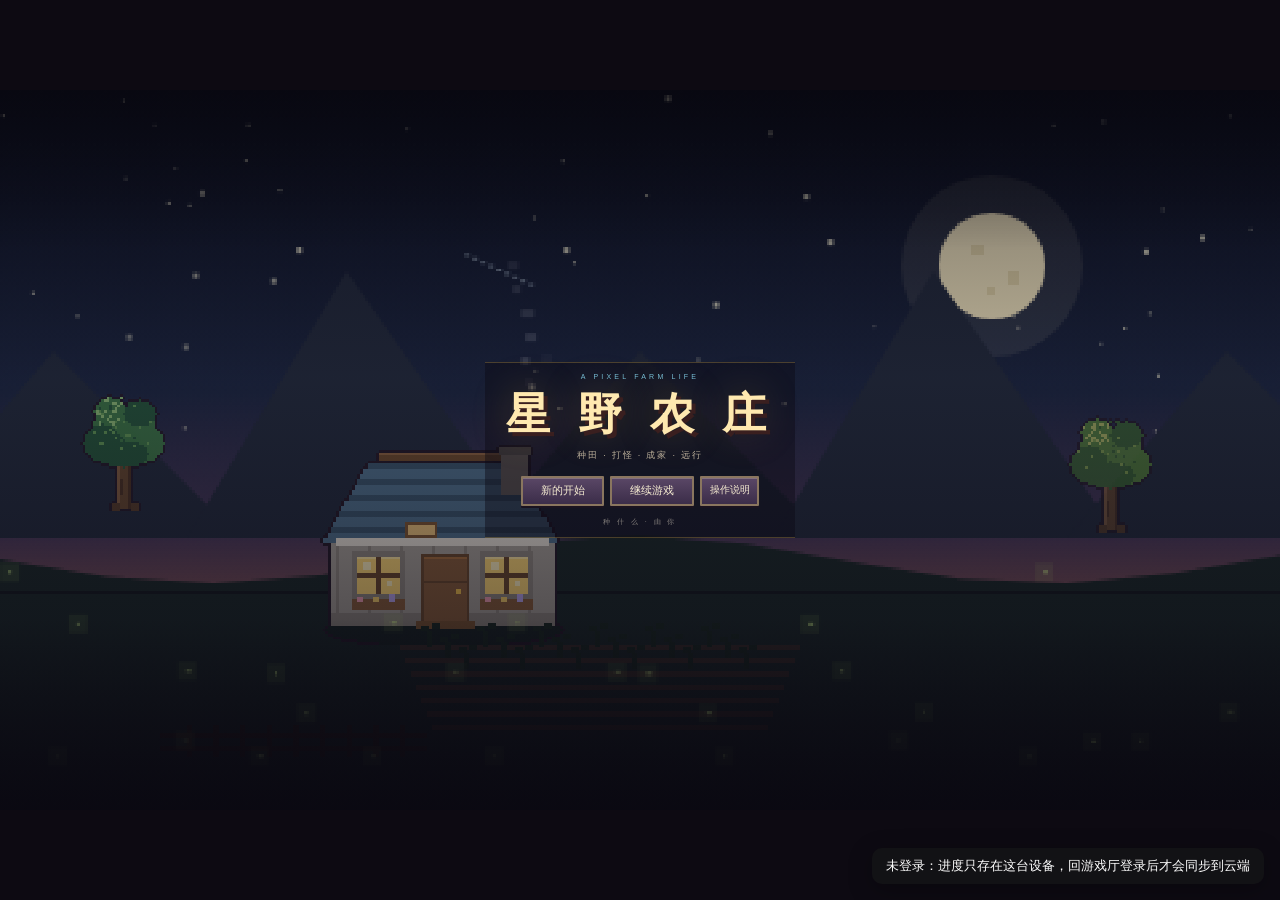
<file: games/starfield-farm/index.html>
<!DOCTYPE html>
<html lang="zh-CN">
<head>
<meta charset="UTF-8">
<meta name="viewport" content="width=device-width, initial-scale=1.0, maximum-scale=1.0, user-scalable=no">
<title>星野农庄 · 像素农场生活</title>
<style>
/* =========================================================
   星野农庄 — 样式表（像素农场 UI）
   ========================================================= */
* { box-sizing: border-box; margin: 0; padding: 0; }
html, body {
  width: 100%; height: 100%; overflow: hidden;
  background: #0d0a12;
  font-family: "Noto Sans SC", "PingFang SC", "Microsoft YaHei", "Source Han Sans SC", sans-serif;
  color: #f0e6d2;
  user-select: none;
  -webkit-user-select: none;
}
body { display: flex; align-items: center; justify-content: center; }

#stage { position: relative; overflow: hidden; background: #121018; box-shadow: 0 0 60px #000 inset; }
#game {
  display: block; width: 100%; height: 100%;
  image-rendering: pixelated; image-rendering: crisp-edges;
  cursor: crosshair;
}

#ui {
  position: absolute; inset: 0;
  font-size: clamp(10px, 1.12vmin, 14px);
  pointer-events: none;
  z-index: 5;
}
#ui button, #ui .panel, #ui .slot, #ui .modal, #ui .dlgBox { pointer-events: auto; }

/* 通用面板 */
.panel {
  background: linear-gradient(180deg, rgba(41,30,49,0.96), rgba(29,21,36,0.96));
  border: 2px solid #6b5a4a;
  box-shadow: 0 0 0 2px #15101c, 0 6px 20px rgba(0,0,0,0.45), inset 0 0 0 1px rgba(255,235,190,0.14);
  border-radius: 2px;
}
.btn {
  font-family: inherit;
  font-size: 0.95em;
  color: #f6ecd2;
  background: linear-gradient(180deg, #5a4766, #3b2d49);
  border: 2px solid #8a765f;
  box-shadow: 0 2px 0 #1a1320, inset 0 1px 0 rgba(255,240,200,0.25);
  padding: 0.35em 0.8em;
  cursor: pointer;
  border-radius: 1px;
  transition: transform .06s, filter .12s;
  white-space: nowrap;
}
.btn:hover { filter: brightness(1.22); }
.btn:active { transform: translateY(2px); box-shadow: 0 0 0 #1a1320; }
.btn:disabled { filter: grayscale(0.7) brightness(0.65); cursor: not-allowed; }
.btn.danger { border-color: #a34a4a; }
.small { font-size: 0.78em; opacity: 0.72; line-height: 1.5; }
.hidden { display: none !important; }
.money { color: #f2c14e; font-weight: 700; }

/* HUD */
#hud { position: absolute; inset: 0; pointer-events: none; }
#statusPanel {
  position: absolute; left: 1.1%; top: 1.2%;
  width: 22em; padding: 0.55em 0.8em 0.7em;
  pointer-events: auto;
}
.dateRow { display: flex; align-items: baseline; gap: 0.6em; }
#dateInfo { font-size: 0.95em; display: flex; flex-direction: column; line-height: 1.15; }
#dateInfo b { color: #ffe9b0; font-size: 1.05em; letter-spacing: 0.05em; }
#dateInfo span { font-size: 0.7em; opacity: 0.7; }
#clock {
  margin-left: auto; font-family: "Courier New", monospace; font-weight: 700;
  font-size: 1.25em; color: #f7dfa0; text-shadow: 2px 2px 0 #2a1e12;
}
#weatherInfo { font-size: 0.8em; color: #cfe6f2; display: flex; align-items: center; gap: 0.2em; }
#weatherInfo .wicon { font-size: 1.2em; filter: saturate(0.9); }

.bars { margin-top: 0.45em; display: flex; flex-direction: column; gap: 0.28em; }
.barRow { display: flex; align-items: center; gap: 0.35em; }
.bic { width: 1.1em; font-size: 0.85em; text-align: center; filter: drop-shadow(1px 1px 0 #000); }
.bar { flex: 1; height: 0.72em; background: #16111c; border: 1px solid #4d3f4d; position: relative; overflow: hidden; }
.bar i { display: block; height: 100%; width: 100%; transition: width .25s; position: relative; }
.bar i::after { content: ''; position: absolute; inset: 0; background: repeating-linear-gradient(90deg, rgba(255,255,255,0.12) 0 3px, transparent 3px 6px); }
.bar.hp i { background: linear-gradient(180deg, #ef7d72, #b43d45); }
.bar.sp i { background: linear-gradient(180deg, #ffe082, #d9a02a); }
.bar.hg i { background: linear-gradient(180deg, #b9df8a, #6f9c45); }
.bt { font-size: 0.62em; opacity: 0.75; font-family: "Courier New", monospace; width: 4.4em; text-align: right; }
.lvlRow { display: flex; align-items: center; gap: 0.4em; margin-top: 0.45em; font-size: 0.72em; }
#levelInfo { color: #a8e6ff; font-weight: 700; }
.xpWrap { flex: 1; height: 0.42em; background: #16111c; border: 1px solid #3d4c5c; }
.xpWrap i { display: block; height: 100%; background: linear-gradient(90deg, #6fc3e0, #c9a8ff); width: 0; }
#goldInfo { color: #ffd76b; font-weight: 700; font-family: "Courier New", monospace; }
.coin { color: #f2c14e; font-size: 0.75em; }

#rightHud { position: absolute; right: 1.1%; top: 1.2%; display: flex; flex-direction: column; align-items: flex-end; gap: 0.4em; }
#minimapBox { padding: 0.3em; pointer-events: auto; }
#minimap { display: block; width: 10.5em; height: 10.5em; image-rendering: pixelated; background: #1a1520; }
.mmLabel { text-align: center; font-size: 0.6em; opacity: 0.65; letter-spacing: 0.1em; margin-top: 0.15em; }
#menuBtns { display: grid; grid-template-columns: repeat(3, 1fr); gap: 0.3em; width: 15.5em; }
.iconBtn {
  font-family: inherit; font-size: 0.7em; color: #e8dcc0; background: #2b2035;
  border: 1px solid #6b5a4a; padding: 0.35em 0.2em; cursor: pointer;
  box-shadow: 0 2px 0 #140f1a; line-height: 1.1; text-align: center;
}
.iconBtn small { display: block; font-size: 0.55em; opacity: 0.45; }
.iconBtn:hover { background: #3c2d49; border-color: #c9a86a; }

/* 提示 / 教程 */
#toasts {
  position: absolute; left: 50%; top: 1.3%; transform: translateX(-50%);
  display: flex; flex-direction: column; align-items: center; gap: 0.25em;
  width: 45em; pointer-events: none;
}
.toast {
  background: rgba(25,18,32,0.92); border-left: 3px solid #f2c14e;
  padding: 0.28em 0.8em; font-size: 0.78em; color: #f7ecd2;
  box-shadow: 0 3px 10px rgba(0,0,0,0.4); animation: toastIn .28s ease;
  transition: opacity .5s, transform .5s;
}
.toast.gold { border-left-color: #ffd76b; color: #ffeba8; }
.toast.warn { border-left-color: #d9534f; color: #ffc9c9; }
.toast.out { opacity: 0; transform: translateY(-6px); }
@keyframes toastIn { from { opacity: 0; transform: translateY(-8px); } to { opacity: 1; transform: none; } }

#tutorial {
  position: absolute; left: 50%; top: 6.2em; transform: translateX(-50%);
  background: rgba(20,38,32,0.86); border: 1px solid #5f7d4a; border-left: 3px solid #9fd37a;
  padding: 0.35em 0.9em; font-size: 0.74em; color: #d9edbf; max-width: 34em; line-height: 1.4;
}
#tutorial b { color: #b8e986; margin-right: 0.5em; }

#prompt {
  position: absolute; left: 50%; bottom: 7.2em; transform: translateX(-50%);
  background: rgba(20,16,28,0.9); border: 1px solid #8a765f;
  padding: 0.28em 0.9em; font-size: 0.78em; color: #ffe9b0; letter-spacing: 0.03em;
  box-shadow: 0 2px 8px rgba(0,0,0,0.4);
}
#prompt::before { content: '◆ '; color: #f2c14e; }

#dayBanner {
  position: absolute; left: 0; right: 0; top: 26%; text-align: center; pointer-events: none;
  opacity: 0;
}
#dayBanner small { display: block; font-size: 0.8em; letter-spacing: 0.3em; color: #cfe6f2; }
#dayBanner b { display: block; font-size: 2em; letter-spacing: 0.2em; color: #ffe9b0; text-shadow: 3px 3px 0 #2a1e12; margin-top: 0.1em; }
@keyframes dayIn { 0% { opacity: 0; transform: translateY(10px); } 15% { opacity: 1; transform: none; } 78% { opacity: 1; } 100% { opacity: 0; transform: translateY(-8px); } }

#bossBar {
  position: absolute; left: 50%; bottom: 8.6em; transform: translateX(-50%);
  width: 26em; padding: 0.4em 0.6em; background: rgba(20,12,24,0.86);
  border: 1px solid #7a4a5a;
}
.bossName { font-size: 0.75em; color: #e8b0d0; letter-spacing: 0.2em; text-align: center; }
.bossTrack { height: 0.7em; background: #1a1018; border: 1px solid #4a2a38; margin-top: 0.2em; }
.bossFill { height: 100%; background: linear-gradient(90deg, #b04a7a, #ff8fb8); transition: width .2s; }

/* 快捷栏 */
#hotbarWrap {
  position: absolute; left: 50%; bottom: 1.2em; transform: translateX(-50%);
  display: flex; flex-direction: column; align-items: center; gap: 0.3em;
}
#selName { font-size: 0.72em; color: #ffe9b0; text-shadow: 1px 1px 0 #000; background: rgba(20,16,28,0.7); padding: 0.12em 0.7em; border: 1px solid #5a4766; }
#hotbar { display: flex; gap: 0.28em; padding: 0.3em; background: rgba(24,18,32,0.85); border: 2px solid #6b5a4a; box-shadow: 0 3px 12px rgba(0,0,0,0.5); }
.slot {
  width: 2.9em; height: 2.9em; background: #241b2c; border: 1px solid #4a3b50;
  position: relative; cursor: pointer;
}
.slot img { width: 100%; height: 100%; image-rendering: pixelated; padding: 0.12em; }
.slot .key { position: absolute; left: 0.1em; top: 0; font-size: 0.5em; color: #8a7a90; }
.slot .num { position: absolute; right: 0.15em; bottom: 0; font-size: 0.58em; color: #ffe9b0; font-family: "Courier New", monospace; text-shadow: 1px 1px 0 #000; }
.slot.sel { border: 2px solid #f2c14e; box-shadow: 0 0 0 1px #2a1e12, 0 0 10px rgba(242,193,78,0.45); transform: translateY(-2px); }

#buildBanner {
  position: absolute; left: 50%; bottom: 8.8em; transform: translateX(-50%);
  background: rgba(30,42,30,0.92); border: 1px solid #9fd37a; padding: 0.3em 0.9em;
  font-size: 0.75em; color: #d9edbf;
}
#buildBanner b { color: #b8e986; margin-right: 0.4em; }
#buildBanner button { margin-left: 0.6em; font-size: 0.9em; }

/* 模态框 */
#modalWrap {
  position: absolute; inset: 0; z-index: 40; background: rgba(8,6,12,0.62);
  display: flex; align-items: center; justify-content: center; pointer-events: auto;
}
#modal {
  width: min(72em, 94%);
  max-height: 84vh;
  display: flex; flex-direction: column;
  padding: 0;
  animation: modalIn .18s ease;
}
@keyframes modalIn { from { opacity: 0; transform: translateY(8px) scale(0.98); } to { opacity: 1; transform: none; } }
.modalHead { display: flex; align-items: center; gap: 1em; padding: 0.45em 0.7em; border-bottom: 2px solid #4a3b50; background: rgba(60,45,70,0.5); }
.modalHead h2 { font-size: 1.05em; letter-spacing: 0.15em; color: #ffe9b0; font-weight: 600; }
#modalClose {
  margin-left: auto; width: 1.8em; height: 1.8em; background: #3a2b45; color: #e8dcc0;
  border: 1px solid #8a765f; cursor: pointer; font-size: 0.9em;
}
#modalClose:hover { background: #5a3a45; }
#modalBody { padding: 0.8em 0.9em; overflow-y: auto; font-size: 0.88em; line-height: 1.5; min-height: 0; flex: 1 1 auto; }

/* 背包 */
.invTop { display: flex; justify-content: space-between; font-size: 0.8em; opacity: 0.8; margin-bottom: 0.5em; }
.invGrid { display: grid; grid-template-columns: repeat(9, 1fr); gap: 0.3em; }
.invSlot {
  aspect-ratio: 1/1; background: #221a2b; border: 1px solid #4a3b50; position: relative; cursor: pointer;
}
.invSlot.hot { border-color: #8a765f; background: #2b2135; }
.invSlot.sel { border: 2px solid #f2c14e; }
.invSlot img { width: 100%; height: 100%; image-rendering: pixelated; padding: 10%; }
.invSlot .num { position: absolute; right: 0.15em; bottom: 0.05em; font-size: 0.6em; color: #ffe9b0; text-shadow: 1px 1px 0 #000; }
.invSlot .key { position: absolute; left: 0.1em; top: 0; font-size: 0.5em; color: #8a7a90; }
.itemDetail { margin-top: 0.7em; padding: 0.6em; border: 1px solid #4a3b50; background: #1e1728; display: flex; gap: 0.8em; align-items: center; }
.itemDetail .idTop { display: flex; gap: 0.6em; align-items: flex-start; }
.itemDetail img { width: 2.2em; height: 2.2em; image-rendering: pixelated; }
.itemDetail b { display: block; color: #ffe9b0; }
.itemDetail span { font-size: 0.78em; opacity: 0.72; }
.idBtns { margin-left: auto; display: flex; gap: 0.4em; }
.invFoot { display: flex; align-items: center; gap: 0.8em; margin-top: 0.7em; }

/* 制作 */
.recipeList { display: grid; grid-template-columns: 1fr 1fr; gap: 0.35em; align-content: start; }
.recipe { display: flex; align-items: center; gap: 0.6em; padding: 0.4em 0.5em; background: #221a2b; border: 1px solid #3f3048; }
.recipe.dim { opacity: 0.62; }
.recipe img { width: 1.9em; height: 1.9em; image-rendering: pixelated; }
.rcMain { flex: 1; }
.rcMain b { color: #ffe9b0; font-weight: 600; }
.needs { display: flex; gap: 0.6em; flex-wrap: wrap; font-size: 0.75em; margin-top: 0.15em; }
.needs .ok { color: #a9d98a; }
.needs .no { color: #e88b8b; }
.rcStation { font-size: 0.66em; opacity: 0.55; }

/* 商店 */
.shopHead { display: flex; gap: 0.7em; align-items: center; padding-bottom: 0.6em; border-bottom: 1px solid #3f3048; }
.portrait { width: 3.4em; height: 3.4em; display: flex; align-items: center; justify-content: center; background: #3a2b45; border: 2px solid #8a765f; font-size: 0.85em; color: #ffe9b0; text-align: center; line-height: 1.2; }
.portrait.big { width: 4.4em; height: 4.4em; }
.portrait.kid { width: 3em; height: 3em; background: #4a3a2a; }
.shopHead b { display: block; color: #ffe9b0; }
.tabs { display: flex; gap: 0.4em; margin: 0.6em 0; }
.tab { font-family: inherit; font-size: 0.85em; padding: 0.25em 1.2em; background: #2b2035; color: #cbbdae; border: 1px solid #4a3b50; cursor: pointer; }
.tab.on { background: #5a4766; color: #ffe9b0; border-color: #c9a86a; }
.shopList { display: grid; grid-template-columns: 1fr 1fr; gap: 0.3em; align-content: start; }
.shopRow { display: flex; align-items: center; gap: 0.55em; padding: 0.35em 0.4em; background: #221a2b; border: 1px solid #362a3e; }
.shopRow img { width: 1.7em; height: 1.7em; image-rendering: pixelated; }
.srMain { flex: 1; }
.srMain b { display: block; color: #f4e7c0; font-size: 0.9em; }
.srMain span { font-size: 0.8em; opacity: 0.6; }
.srPrice { color: #ffd76b; font-family: "Courier New", monospace; font-size: 0.9em; }

/* 任务 */
.storyBox { background: linear-gradient(135deg, rgba(40,35,62,0.9), rgba(28,22,38,0.9)); border: 1px solid #5f4a72; padding: 0.7em 0.8em; margin-bottom: 0.7em; }
.storyTitle { color: #cbb7ff; letter-spacing: 0.2em; font-size: 0.9em; margin-bottom: 0.3em; }
.storyBox p { font-size: 0.82em; opacity: 0.8; line-height: 1.6; }
.shardRow { display: flex; gap: 0.5em; margin: 0.6em 0; }
.shard { flex: 1; display: flex; align-items: center; gap: 0.35em; padding: 0.35em; background: #1c1626; border: 1px solid #3f3048; }
.shard.got { border-color: #8fe6ff; box-shadow: inset 0 0 12px rgba(143,230,255,0.15); }
.shard img { width: 1.5em; height: 1.5em; image-rendering: pixelated; }
.shard span { font-size: 0.72em; color: #d9cbb0; }
.shard b { margin-left: auto; font-size: 0.65em; color: #8fe6ff; }
.questList { display: flex; flex-direction: column; gap: 0.4em; }
.qHead { color: #ffe9b0; font-size: 0.85em; letter-spacing: 0.15em; margin-bottom: 0.2em; }
.quest { display: flex; align-items: center; gap: 0.6em; padding: 0.45em 0.55em; background: #221a2b; border: 1px solid #3f3048; }
.qMain { flex: 1; }
.qMain b { font-size: 0.85em; color: #f4e7c0; font-weight: 500; }
.qBarWrap { height: 0.45em; background: #16111c; border: 1px solid #3d4a4f; margin: 0.3em 0 0.15em; }
.qBar { height: 100%; background: linear-gradient(90deg, #7fae5a, #c9e88a); }
.qReward { text-align: right; font-size: 0.75em; color: #ffd76b; line-height: 1.3; }
.statGrid { display: grid; grid-template-columns: repeat(6, 1fr); gap: 0.3em; margin-top: 0.7em; }
.statGrid div { background: #1c1626; border: 1px solid #362a3e; text-align: center; padding: 0.3em; }
.statGrid span { display: block; font-size: 0.65em; opacity: 0.6; }
.statGrid b { color: #ffe9b0; }

/* 家庭 */
.familyTop { display: flex; gap: 0.8em; align-items: center; padding-bottom: 0.6em; border-bottom: 1px solid #3f3048; }
.famInfo b { font-size: 1em; color: #ffe9b0; display: block; }
.famInfo span { font-size: 0.78em; opacity: 0.7; display: block; margin-top: 0.2em; }
.hearts { display: flex; gap: 0.1em; margin: 0.35em 0; }
.hearts i { font-style: normal; color: #4a3040; font-size: 0.9em; }
.hearts i.on { color: #ff8fb8; text-shadow: 0 0 6px rgba(255,143,184,0.6); }
.famStats { display: grid; grid-template-columns: repeat(3, 1fr); gap: 0.4em; margin: 0.7em 0; }
.famStats div { background: #221a2b; border: 1px solid #3f3048; padding: 0.4em; }
.famStats span { display: block; font-size: 0.68em; opacity: 0.65; }
.famStats b { color: #ffe9b0; font-size: 0.95em; }
.miniBar { height: 0.35em; background: #16111c; margin-top: 0.3em; border: 1px solid #3d2a35; }
.miniBar div { height: 100%; background: #ff8fb8; }
.childBox { display: flex; gap: 0.7em; align-items: center; padding: 0.5em; border: 1px solid #3f3048; background: #1e1828; }
.childBox b { display: block; color: #ffe9b0; }
.houseBlock { display: flex; align-items: center; gap: 1em; justify-content: space-between; margin-top: 0.7em; padding: 0.55em; background: #221a2b; border: 1px solid #3f3048; }
.houseBlock b { display: block; color: #ffe9b0; }
.familyList { margin-top: 0.6em; display: flex; flex-direction: column; gap: 0.3em; }
.famRow { display: flex; gap: 0.5em; align-items: center; font-size: 0.8em; }
.famRow img { width: 1.3em; height: 1.3em; image-rendering: pixelated; }
.famRow b { color: #d9cbb0; display: block; }

/* 技能 */
.levelBox { display: flex; gap: 0.9em; align-items: center; padding: 0.6em; background: #221a2b; border: 1px solid #3f3048; }
.lvlCircle { width: 3em; height: 3em; border-radius: 50%; border: 2px solid #8fe6ff; display: flex; align-items: center; justify-content: center; color: #a8e6ff; font-weight: 700; box-shadow: 0 0 12px rgba(143,230,255,0.25); }
.levelBox b { color: #ffe9b0; }
.xpWrap.big { height: 0.55em; background: #16111c; border: 1px solid #3d4a5c; margin: 0.3em 0; width: 18em; }
.xpFill { height: 100%; background: linear-gradient(90deg, #6fc3e0, #c9a8ff); }
.perkGrid { display: grid; grid-template-columns: repeat(3, 1fr); gap: 0.35em; margin-top: 0.6em; }
.perk { display: flex; gap: 0.4em; align-items: center; padding: 0.4em; background: #1e1828; border: 1px solid #362a3e; opacity: 0.55; }
.perk.on { opacity: 1; border-color: #8fe6ff; background: #202230; }
.perk i { font-style: normal; font-size: 1.2em; }
.perk b { font-size: 0.8em; color: #f4e7c0; display: block; }
.perk span { font-size: 0.68em; opacity: 0.65; }
.perkChoices { display: grid; grid-template-columns: repeat(3, 1fr); gap: 0.6em; margin-top: 0.5em; }
.perkCard { font-family: inherit; text-align: left; background: linear-gradient(180deg, #3a2b45, #241b2c); border: 2px solid #8a765f; padding: 0.7em; cursor: pointer; color: #f4e7c0; }
.perkCard:hover { border-color: #f2c14e; background: linear-gradient(180deg, #4a3757, #2b2035); }
.perkCard i { font-style: normal; font-size: 1.7em; display: block; margin-bottom: 0.3em; }
.perkCard b { display: block; color: #ffe9b0; margin-bottom: 0.25em; }
.perkCard span { font-size: 0.8em; opacity: 0.75; line-height: 1.5; }

/* 地图 */
#mapCanvas { display: block; width: 100%; max-width: 32em; aspect-ratio: 1/1; margin: 0 auto; image-rendering: pixelated; border: 1px solid #4a3b50; }

/* 菜单 */
.menuList { display: flex; flex-direction: column; gap: 0.35em; }
.menuBtn { font-family: inherit; text-align: left; padding: 0.5em 0.9em; background: #2b2035; border: 1px solid #4a3b50; color: #e8dcc0; cursor: pointer; font-size: 0.9em; }
.menuBtn:hover { background: #3c2d49; border-color: #8a765f; }
.menuBtn.danger { color: #e88b8b; border-color: #6a3a3a; }
.credits { margin-top: 1em; font-size: 0.7em; opacity: 0.45; line-height: 1.7; text-align: center; }

/* 对话 */
#dialogue { position: absolute; left: 0; right: 0; bottom: 0; pointer-events: auto; padding: 0 8%; }
.dlgBox {
  position: relative;
  background: linear-gradient(180deg, rgba(38,28,48,0.97), rgba(22,17,30,0.97));
  border: 2px solid #8a765f; box-shadow: 0 0 0 2px #120e18, 0 -6px 30px rgba(0,0,0,0.4);
  padding: 0.7em 1em 0.8em; margin-bottom: 4.5em; min-height: 6.5em;
  cursor: pointer;
}
.dlgName { display: inline-block; background: #5a4766; color: #ffe9b0; font-size: 0.85em; padding: 0.1em 0.8em; border: 1px solid #c9a86a; margin-top: -1.6em; margin-bottom: 0.4em; letter-spacing: 0.1em; }
.dlgText { font-size: 0.9em; line-height: 1.75; min-height: 2.8em; color: #f4e7c0; }
.dlgOptions { display: flex; gap: 0.5em; flex-wrap: wrap; margin-top: 0.6em; }
.dlgOpt { font-size: 0.85em; }
.dlgNext { position: absolute; right: 0.8em; bottom: 0.4em; color: #f2c14e; animation: bob 1s infinite; font-size: 0.8em; }
@keyframes bob { 0%,100% { transform: translateY(0); } 50% { transform: translateY(3px); } }

/* 死亡 / 结局 */
#deathScreen, #endingScreen {
  position: absolute; inset: 0; display: flex; align-items: center; justify-content: center;
  background: rgba(8,5,10,0.86); pointer-events: auto; z-index: 20;
}
.deathBox { text-align: center; }
.deathBox h2 { color: #c9689a; letter-spacing: 0.4em; font-size: 2em; text-shadow: 3px 3px 0 #2a0f1a; }
.deathBox p { margin: 0.8em 0 1.4em; opacity: 0.7; }
#endingScreen { background: radial-gradient(circle at 50% 35%, rgba(40,45,80,0.9), rgba(10,8,18,0.96)); }
.endBox { text-align: center; max-width: 34em; padding: 1em; }
.endStars { color: #8fe6ff; letter-spacing: 0.8em; font-size: 1.6em; margin-bottom: 0.3em; animation: bob 2s infinite; }
.endBox h1 { font-size: 2.1em; letter-spacing: 0.25em; color: #ffe9b0; text-shadow: 3px 3px 0 #2a1e12; margin-bottom: 0.9em; }
.endBox p { font-size: 0.9em; line-height: 1.9; opacity: 0.85; margin-bottom: 0.6em; }
.endStats { margin: 1em 0 1.4em; color: #8fe6ff; font-size: 0.8em; }

/* 标题 */
#titleScreen {
  position: absolute; inset: 0; pointer-events: auto; z-index: 30;
  display: flex; align-items: center; justify-content: center;
  background: linear-gradient(180deg, rgba(10,8,18,0.55), rgba(10,8,18,0.25) 40%, rgba(10,8,18,0.75));
}
#titleScreen.hidden { display: none !important; }
.titleContent { text-align: center; padding: 1em 2em; background: rgba(12,9,20,0.45); border-top: 1px solid rgba(242,193,78,0.25); border-bottom: 1px solid rgba(242,193,78,0.25); }
.titleTag { font-size: 0.7em; letter-spacing: 0.45em; color: #8fe6ff; opacity: 0.8; margin-bottom: 0.5em; }
.titleContent h1 { font-size: 4.4em; letter-spacing: 0.18em; color: #ffe9b0; text-shadow: 4px 4px 0 #3a1f1f, 0 0 40px rgba(242,193,78,0.25); font-weight: 700; }
#titleSub { margin: 0.6em 0 1.5em; font-size: 0.9em; letter-spacing: 0.2em; color: #d9cbb0; opacity: 0.85; }
.titleBtns { display: flex; gap: 0.6em; justify-content: center; flex-wrap: wrap; }
.btn.big { font-size: 1.1em; padding: 0.5em 1.6em; }
.titleFoot { margin-top: 1.6em; font-size: 0.7em; letter-spacing: 0.35em; opacity: 0.5; }

/* 移动端提示 */
@media (max-width: 760px) {
  #statusPanel { width: 19em; }
  #menuBtns { width: 11em; }
  #toasts { width: 85%; }
  .titleContent h1 { font-size: 2.4em; }
  #modal { width: 96%; max-height: 88vh; }
  .perkGrid { grid-template-columns: repeat(2, 1fr); }
  .statGrid { grid-template-columns: repeat(3, 1fr); }
}

/* 面板滚动条 */
#modalBody::-webkit-scrollbar, .shopList::-webkit-scrollbar { width: 0.55em; }
#modalBody::-webkit-scrollbar-track, .shopList::-webkit-scrollbar-track { background: #1a1422; }
#modalBody::-webkit-scrollbar-thumb, .shopList::-webkit-scrollbar-thumb { background: #6b5a4a; border: 1px solid #3a2b45; }

</style>
</head>
<body>
<div id="stage">
  <canvas id="game" width="480" height="270"></canvas>
  <div id="ui">
    <div id="hud">
      <div id="statusPanel" class="panel">
        <div class="dateRow">
          <div id="dateInfo"></div>
          <div id="clock">06:00</div>
          <div id="weatherInfo"></div>
        </div>
        <div class="bars">
          <div class="barRow"><span class="bic">♥</span><div class="bar hp"><i id="hpBar"></i></div><span id="hpText" class="bt">100/100</span></div>
          <div class="barRow"><span class="bic">⚡</span><div class="bar sp"><i id="spBar"></i></div><span class="bt">体力</span></div>
          <div class="barRow"><span class="bic">🍖</span><div class="bar hg"><i id="hgBar"></i></div><span class="bt">饱食</span></div>
        </div>
        <div class="lvlRow">
          <span id="levelInfo">Lv.1</span>
          <div class="xpWrap"><i id="xpBar"></i></div>
          <span id="goldInfo">0</span><span class="coin">g</span>
        </div>
      </div>

      <div id="rightHud">
        <div id="minimapBox" class="panel">
          <canvas id="minimap" width="150" height="150"></canvas>
          <div class="mmLabel" id="minimapLabel">星 野 谷</div>
        </div>
        <div id="menuBtns">
          <button class="iconBtn" data-panel="inventory">背包<small>I</small></button>
          <button class="iconBtn" data-panel="craft">制作<small>C</small></button>
          <button class="iconBtn" data-panel="quests">任务<small>J</small></button>
          <button class="iconBtn" data-panel="family">家庭<small>F</small></button>
          <button class="iconBtn" data-panel="map">地图<small>M</small></button>
          <button class="iconBtn" data-panel="skills">天赋<small>P</small></button>
        </div>
      </div>
    </div>

    <div id="toasts"></div>
    <div id="tutorial" class="hidden"></div>
    <div id="bossBar" class="hidden"></div>
    <div id="dayBanner" class="hidden"></div>
    <div id="prompt" class="hidden"></div>

    <div id="buildBanner" class="hidden">
      <span></span><button id="buildCancel" class="btn small">取消</button>
    </div>

    <div id="hotbarWrap">
      <div id="selName">锄头</div>
      <div id="hotbar"></div>
    </div>

    <div id="modalWrap" class="hidden">
      <div id="modal" class="panel">
        <div class="modalHead">
          <h2 id="modalTitle"></h2>
          <button id="modalClose">✕</button>
        </div>
        <div id="modalBody"></div>
      </div>
    </div>

    <div id="dialogue" class="hidden"></div>

    <div id="deathScreen" class="hidden">
      <div class="deathBox">
        <h2>你 倒 下 了</h2>
        <p>……但星野的土会把你送回门口。</p>
        <button id="deathClose" class="btn">醒来</button>
      </div>
    </div>

    <div id="endingScreen" class="hidden"></div>

    <div id="titleScreen">
      <div class="titleContent">
        <div class="titleTag">A PIXEL FARM LIFE</div>
        <h1>星 野 农 庄</h1>
        <p id="titleSub">种田 · 打怪 · 成家 · 远行</p>
        <div class="titleBtns">
          <button id="titleNew" class="btn big">新的开始</button>
          <button id="titleContinue" class="btn big disabled">继续游戏</button>
          <button id="titleHelp" class="btn">操作说明</button>
        </div>
        <div class="titleFoot">种 什 么 · 由 你</div>
      </div>
    </div>
  </div>
</div>
<script src="../../arcade-progress.js"
        data-game="starfield-farm"
        data-keys="xingye_nongzhuang_save_v1"></script>
<script>
/* ===== js/00_core.js ===== */
/* =========================================================
   星野农庄 — 00 核心：常量 / 工具 / 随机 / 噪声 / 输入 / 音频
   ========================================================= */
const G = (window.G = {});

G.VERSION = '1.0';
G.TILE = 16;
G.W = 480;          // 内部分辨率
G.H = 270;
G.SCALE = 3;

G.clamp = (v, a, b) => (v < a ? a : v > b ? b : v);
G.lerp = (a, b, t) => a + (b - a) * t;
G.dist = (a, b) => Math.hypot(a.x - b.x, a.y - b.y);
G.rand = (a = 1, b = 0) => b + Math.random() * (a - b);
G.pick = (arr) => arr[(Math.random() * arr.length) | 0];
G.chance = (p) => Math.random() < p;
G.sign = (v) => (v < 0 ? -1 : 1);
G.fmtNum = (n) => (n >= 1000 ? (n / 1000).toFixed(1) + 'k' : String(n));
G.pad = (n, l = 2) => String(n).padStart(l, '0');

/* 确定性随机 */
G.mulberry32 = function (seed) {
  let a = seed >>> 0;
  return function () {
    a |= 0; a = (a + 0x6d2b79f5) | 0;
    let t = Math.imul(a ^ (a >>> 15), 1 | a);
    t = (t + Math.imul(t ^ (t >>> 7), 61 | t)) ^ t;
    return ((t ^ (t >>> 14)) >>> 0) / 4294967296;
  };
};

/* 2D 值噪声 + 分形 */
G.makeNoise = function (seed) {
  const rnd = G.mulberry32(seed);
  const perm = new Uint8Array(512);
  const base = new Uint8Array(256);
  for (let i = 0; i < 256; i++) base[i] = i;
  for (let i = 255; i > 0; i--) {
    const j = (rnd() * (i + 1)) | 0;
    const t = base[i]; base[i] = base[j]; base[j] = t;
  }
  for (let i = 0; i < 512; i++) perm[i] = base[i & 255];
  const grad = (h, x, y) => {
    const a = perm[h] & 1 ? -1 : 1;
    const b = perm[h + 1] & 1 ? -1 : 1;
    return a * x + b * y;
  };
  function noise(x, y) {
    const X = Math.floor(x), Y = Math.floor(y);
    const fx = x - X, fy = y - Y;
    const u = fx * fx * (3 - 2 * fx), v = fy * fy * (3 - 2 * fy);
    const h = perm[(perm[X & 255] + (Y & 255)) & 511];
    const v00 = (perm[(perm[X & 255] + (Y & 255)) & 255] / 255) * 2 - 1;
    const v10 = (perm[(perm[(X + 1) & 255] + (Y & 255)) & 255] / 255) * 2 - 1;
    const v01 = (perm[(perm[X & 255] + ((Y + 1) & 255)) & 255] / 255) * 2 - 1;
    const v11 = (perm[(perm[(X + 1) & 255] + ((Y + 1) & 255)) & 255] / 255) * 2 - 1;
    return G.lerp(G.lerp(v00, v10, u), G.lerp(v01, v11, u), v);
  }
  function fbm(x, y, oct = 4, lac = 2, gain = 0.5) {
    let amp = 1, freq = 1, sum = 0, norm = 0;
    for (let i = 0; i < oct; i++) {
      sum += noise(x * freq, y * freq) * amp;
      norm += amp; amp *= gain; freq *= lac;
    }
    return sum / norm;
  }
  return { noise, fbm };
};

/* 网格索引 */
G.idx = (x, y, w) => y * w + x;

/* ---------------- 输入 ---------------- */
G.input = {
  keys: {},
  pressed: {},
  mouse: { x: 0, y: 0, wx: 0, wy: 0, down: false, clicked: false, rclicked: false, wheel: 0 },
  touch: { active: false, dx: 0, dy: 0, using: false },
  init(canvas) {
    window.addEventListener('keydown', (e) => {
      if (['ArrowUp', 'ArrowDown', 'ArrowLeft', 'ArrowRight', 'Space', 'Tab'].includes(e.code)) e.preventDefault();
      if (!this.keys[e.code]) this.pressed[e.code] = true;
      this.keys[e.code] = true;
    });
    window.addEventListener('keyup', (e) => { this.keys[e.code] = false; });
    window.addEventListener('blur', () => { this.keys = {}; });
    canvas.addEventListener('mousemove', (e) => {
      const r = canvas.getBoundingClientRect();
      this.mouse.x = ((e.clientX - r.left) / r.width) * G.W;
      this.mouse.y = ((e.clientY - r.top) / r.height) * G.H;
    });
    canvas.addEventListener('mousedown', (e) => {
      if (e.button === 0) { this.mouse.down = true; this.mouse.clicked = true; }
      if (e.button === 2) this.mouse.rclicked = true;
      G.audio.ensure();
    });
    window.addEventListener('mouseup', () => { this.mouse.down = false; });
    canvas.addEventListener('contextmenu', (e) => e.preventDefault());
    canvas.addEventListener('wheel', (e) => { this.mouse.wheel = Math.sign(e.deltaY); e.preventDefault(); }, { passive: false });
    window.addEventListener('touchstart', () => { this.touch.active = true; }, { passive: true });
  },
  endFrame() {
    this.pressed = {};
    this.mouse.clicked = false;
    this.mouse.rclicked = false;
    this.mouse.wheel = 0;
  },
  key(code) { return !!this.keys[code]; },
  hit(code) { return !!this.pressed[code]; },
  axis() {
    let x = 0, y = 0;
    if (this.key('KeyA') || this.key('ArrowLeft')) x -= 1;
    if (this.key('KeyD') || this.key('ArrowRight')) x += 1;
    if (this.key('KeyW') || this.key('ArrowUp')) y -= 1;
    if (this.key('KeyS') || this.key('ArrowDown')) y += 1;
    if (this.touch.using) { x += this.touch.dx; y += this.touch.dy; }
    const len = Math.hypot(x, y);
    if (len > 1) { x /= len; y /= len; }
    return { x, y };
  },
};

/* ---------------- 音频 ---------------- */
G.audio = {
  ctx: null,
  master: null,
  musicGain: null,
  sfxGain: null,
  muted: false,
  musicTimer: null,
  step: 0,
  ensure() {
    if (this.ctx) { if (this.ctx.state === 'suspended') this.ctx.resume(); return; }
    try {
      const AC = window.AudioContext || window.webkitAudioContext;
      this.ctx = new AC();
      this.master = this.ctx.createGain();
      this.master.gain.value = 0.55;
      this.master.connect(this.ctx.destination);
      this.musicGain = this.ctx.createGain();
      this.musicGain.gain.value = 0.16;
      this.musicGain.connect(this.master);
      this.sfxGain = this.ctx.createGain();
      this.sfxGain.gain.value = 0.8;
      this.sfxGain.connect(this.master);
      this.startMusic();
    } catch (e) { console.warn('audio off', e); }
  },
  setMuted(m) {
    this.muted = m;
    if (this.master) this.master.gain.value = m ? 0 : 0.55;
  },
  tone(freq, dur, type = 'square', vol = 0.5, dest = null, slide = 0, delay = 0) {
    if (!this.ctx || this.muted) return;
    const t0 = this.ctx.currentTime + delay;
    const osc = this.ctx.createOscillator();
    const g = this.ctx.createGain();
    osc.type = type;
    osc.frequency.setValueAtTime(freq, t0);
    if (slide) osc.frequency.exponentialRampToValueAtTime(Math.max(30, freq + slide), t0 + dur);
    g.gain.setValueAtTime(0.0001, t0);
    g.gain.exponentialRampToValueAtTime(vol, t0 + 0.008);
    g.gain.exponentialRampToValueAtTime(0.0001, t0 + dur);
    osc.connect(g).connect(dest || this.sfxGain);
    osc.start(t0); osc.stop(t0 + dur + 0.02);
  },
  noise(dur, vol = 0.4, dest = null, filterFreq = 1200) {
    if (!this.ctx || this.muted) return;
    const n = Math.floor(this.ctx.sampleRate * dur);
    const buf = this.ctx.createBuffer(1, n, this.ctx.sampleRate);
    const d = buf.getChannelData(0);
    for (let i = 0; i < n; i++) d[i] = (Math.random() * 2 - 1) * (1 - i / n);
    const src = this.ctx.createBufferSource();
    src.buffer = buf;
    const f = this.ctx.createBiquadFilter();
    f.type = 'lowpass'; f.frequency.value = filterFreq;
    const g = this.ctx.createGain(); g.gain.value = vol;
    src.connect(f).connect(g).connect(dest || this.sfxGain);
    src.start();
  },
  play(name) {
    this.ensure();
    if (!this.ctx || this.muted) return;
    switch (name) {
      case 'swing': this.noise(0.12, 0.25, null, 3000); this.tone(520, 0.08, 'square', 0.18, null, -200); break;
      case 'hit': this.noise(0.1, 0.4, null, 900); this.tone(160, 0.1, 'square', 0.3, null, -60); break;
      case 'crit': this.tone(880, 0.08, 'square', 0.3); this.tone(1200, 0.1, 'square', 0.2, null, 0, 0.06); this.noise(0.14, 0.35, null, 700); break;
      case 'chop': this.noise(0.16, 0.45, null, 600); this.tone(220, 0.1, 'triangle', 0.3, null, -100); break;
      case 'mine': this.noise(0.1, 0.35, null, 2400); this.tone(700, 0.08, 'square', 0.22, null, -300); break;
      case 'till': this.noise(0.14, 0.3, null, 500); break;
      case 'water': this.noise(0.26, 0.22, null, 1800); break;
      case 'plant': this.tone(520, 0.08, 'triangle', 0.12, null, 140); break;
      case 'harvest': this.tone(660, 0.08, 'square', 0.18, null, 120); this.tone(990, 0.1, 'square', 0.14, null, 0, 0.07); break;
      case 'pickup': this.tone(880, 0.06, 'triangle', 0.22, null, 300); break;
      case 'coin': this.tone(1040, 0.07, 'square', 0.2); this.tone(1560, 0.09, 'square', 0.15, null, 0, 0.05); break;
      case 'eat': this.noise(0.12, 0.2, null, 350); this.tone(300, 0.06, 'triangle', 0.15, null, -100); break;
      case 'sleep': this.tone(260, 0.5, 'sine', 0.2, null, -100); this.tone(180, 0.6, 'sine', 0.14, null, -40, 0.2); break;
      case 'level': [523, 659, 784, 1047].forEach((f, i) => this.tone(f, 0.16, 'square', 0.16, null, 0, i * 0.09)); break;
      case 'ui': this.tone(620, 0.04, 'square', 0.12); break;
      case 'error': this.tone(180, 0.12, 'square', 0.16, null, -40); break;
      case 'splash': this.noise(0.3, 0.35, null, 900); this.tone(420, 0.2, 'sine', 0.1, null, -220); break;
      case 'fishbite': this.tone(760, 0.06, 'square', 0.18); this.tone(500, 0.1, 'square', 0.16, null, 0, 0.08); break;
      case 'hurt': this.tone(220, 0.2, 'square', 0.3, null, -120); this.noise(0.16, 0.3, null, 500); break;
      case 'roar': this.tone(80, 0.8, 'sawtooth', 0.35, null, 40); this.noise(0.7, 0.4, null, 300); break;
      case 'bell': this.tone(880, 0.4, 'sine', 0.2); this.tone(1320, 0.5, 'sine', 0.1, null, 0, 0.1); break;
      case 'door': this.tone(300, 0.12, 'triangle', 0.2, null, 80); break;
    }
  },
  startMusic() {
    if (this.musicTimer) return;
    const themes = {
      day: [0, 4, 7, 12, 7, 4, 2, 7, 9, 12, 16, 12, 9, 7, 4, 0],
      night: [0, 3, 7, 10, 7, 3, -2, 3, 5, 7, 12, 10, 7, 5, 3, 0],
      cave: [0, 0, 5, 3, 0, -2, 0, 5, 7, 5, 3, 0, -2, 0, 3, 5],
    };
    const base = { day: 261.6, night: 220, cave: 174 };
    const tick = () => {
      if (!this.ctx || this.muted) { this.musicTimer = setTimeout(tick, 900); return; }
      const mode = G.state && G.state.map && G.state.map.dungeon ? 'cave' : (G.time && G.time.isNight && G.time.isNight() ? 'night' : 'day');
      const seq = themes[mode];
      const n = seq[this.step % seq.length];
      const freq = base[mode] * Math.pow(2, n / 12);
      this.tone(freq, 0.5, 'triangle', 0.14, this.musicGain);
      this.tone(freq * 1.5, 0.4, 'sine', 0.06, this.musicGain);
      if (this.step % 8 === 0) this.tone(base[mode] * 0.5 * Math.pow(2, (seq[(this.step + 5) % seq.length]) / 12), 1.4, 'sine', 0.07, this.musicGain);
      this.step++;
      this.musicTimer = setTimeout(tick, mode === 'cave' ? 620 : 480);
    };
    tick();
  },
};


/* ===== js/10_sprites.js ===== */
/* =========================================================
   星野农庄 — 10 像素美术：程序化生成所有精灵，无外部素材
   ========================================================= */
G.art = { s: {}, tiles: {}, icons: {}, built: false };

G.art.newCanvas = function (w, h) {
  const c = document.createElement('canvas');
  c.width = w; c.height = h;
  const x = c.getContext('2d');
  x.imageSmoothingEnabled = false;
  return { c, x };
};

G.art.px = (x, px, py, col) => { x.fillStyle = col; x.fillRect(Math.floor(px), Math.floor(py), 1, 1); };

G.art.rect = function (x, rx, ry, rw, rh, col) {
  x.fillStyle = col; x.fillRect(Math.floor(rx), Math.floor(ry), Math.floor(rw), Math.floor(rh));
};

G.art.ellipse = function (x, cx, cy, rx, ry, col) {
  x.fillStyle = col;
  for (let y = Math.floor(cy - ry); y <= Math.ceil(cy + ry); y++) {
    for (let xx = Math.floor(cx - rx); xx <= Math.ceil(cx + rx); xx++) {
      const dx = (xx - cx) / rx, dy = (y - cy) / ry;
      if (dx * dx + dy * dy <= 1) x.fillRect(xx, y, 1, 1);
    }
  }
};

G.art.line = function (x, x1, y1, x2, y2, col) {
  x.fillStyle = col;
  const dx = Math.abs(x2 - x1), dy = Math.abs(y2 - y1);
  const sx = x1 < x2 ? 1 : -1, sy = y1 < y2 ? 1 : -1;
  let err = dx - dy, px = x1, py = y1;
  for (let i = 0; i < 400; i++) {
    x.fillRect(px, py, 1, 1);
    if (px === x2 && py === y2) break;
    const e2 = 2 * err;
    if (e2 > -dy) { err -= dy; px += sx; }
    if (e2 < dx) { err += dx; py += sy; }
  }
};

/* 给精灵描一圈深色轮廓（像素风味的关键） */
G.art.outline = function (canvas, color = '#251b2a') {
  const w = canvas.width, h = canvas.height;
  const ctx = canvas.getContext('2d');
  const img = ctx.getImageData(0, 0, w, h).data;
  const out = ctx.createImageData(w, h);
  const od = out.data;
  const rgb = [parseInt(color.slice(1, 3), 16), parseInt(color.slice(3, 5), 16), parseInt(color.slice(5, 7), 16)];
  for (let y = 0; y < h; y++) {
    for (let x = 0; x < w; x++) {
      const i = (y * w + x) * 4;
      od[i] = img[i]; od[i + 1] = img[i + 1]; od[i + 2] = img[i + 2]; od[i + 3] = img[i + 3];
      if (img[i + 3] === 0) {
        let solid = false;
        for (const [dx, dy] of [[1, 0], [-1, 0], [0, 1], [0, -1]]) {
          const nx = x + dx, ny = y + dy;
          if (nx < 0 || ny < 0 || nx >= w || ny >= h) continue;
          if (img[(ny * w + nx) * 4 + 3] > 12) { solid = true; break; }
        }
        if (solid) { od[i] = rgb[0]; od[i + 1] = rgb[1]; od[i + 2] = rgb[2]; od[i + 3] = 255; }
      }
    }
  }
  ctx.putImageData(out, 0, 0);
  return canvas;
};

/* ASCII 精灵 */
G.art.fromRows = function (rows, pal) {
  const w = Math.max(...rows.map((r) => r.length));
  const h = rows.length;
  const { c, x } = G.art.newCanvas(w, h);
  for (let y = 0; y < h; y++) {
    const row = rows[y];
    for (let xx = 0; xx < row.length; xx++) {
      const ch = row[xx];
      if (ch !== '.' && ch !== ' ' && pal[ch]) { x.fillStyle = pal[ch]; x.fillRect(xx, y, 1, 1); }
    }
  }
  return c;
};

/* ============ 人类立绘（玩家 / NPC / 孩子） ============ */
G.art.human = function (o) {
  const w = 16, h = 24;
  const { c, x } = G.art.newCanvas(w, h);
  const skin = o.skin || '#f2c59b', hair = o.hair || '#3a2a2a';
  const shirt = o.shirt || '#b5432f', pants = o.pants || '#41556b';
  const shoes = o.shoes || '#3a2c2f', accent = o.accent || '#e8c07a';
  const dir = o.dir || 'down', frame = o.frame || 0;
  const baseY = o.small ? 3 : 2; // 头顶位置
  const yo = o.small ? -2 : 0;
  const skirt = o.skirt;
  const step = frame === 1 ? 1 : frame === 2 ? -1 : 0;

  // 腿
  const legY = 17 + yo;
  if (dir === 'side') {
    G.art.rect(x, 6, legY, 3, 5, pants);
    G.art.rect(x, 9, legY + (step > 0 ? 0 : 0), 3, 4, pants);
    G.art.rect(x, 6, legY + 5, 4, 2, shoes);
    G.art.rect(x, 9, legY + 4, 3, 2, shoes);
  } else {
    G.art.rect(x, 4, legY, 3, 5, pants);
    G.art.rect(x, 9, legY, 3, 5, pants);
    G.art.rect(x, 4, legY + 5, 4, 2, shoes);
    G.art.rect(x, 8, legY + 5, 4, 2, shoes);
    if (step === 1) { G.art.rect(x, 4, legY + 2, 3, 3, pants); G.art.rect(x, 9, legY - 1, 3, 2, pants); }
    if (step === -1) { G.art.rect(x, 4, legY - 1, 3, 2, pants); G.art.rect(x, 9, legY + 2, 3, 3, pants); }
  }

  // 躯干
  if (skirt) {
    G.art.rect(x, 4, 11 + yo, 8, 4, shirt);
    G.art.ellipse(x, 8, 17 + yo, 5, 3, shirt);
    G.art.rect(x, 4, 18 + yo, 9, 1, '#ffffff33');
  } else {
    G.art.rect(x, 4, 11 + yo, 8, 6, shirt);
    G.art.rect(x, 5, 12 + yo, 2, 5, o.shirtLight || shirt);
  }
  // 围裙
  if (o.apron) G.art.rect(x, 6, 13 + yo, 5, 4, '#f0e6d2');
  // 腰带
  if (o.belt) { G.art.rect(x, 4, 15 + yo, 8, 1, '#5a3f2a'); G.art.rect(x, 7, 15 + yo, 2, 1, accent); }

  // 手臂
  const armSwing = step;
  if (dir === 'side') {
    G.art.rect(x, 7, 12 + yo + (armSwing > 0 ? 1 : 0), 3, 5, shirt);
    G.art.rect(x, 8, 16 + yo + (armSwing > 0 ? 1 : 0), 2, 2, skin);
  } else {
    G.art.rect(x, 3, 12 + yo + (armSwing > 0 ? 1 : 0), 2, 5, shirt);
    G.art.rect(x, 11, 12 + yo + (armSwing < 0 ? 1 : 0), 2, 5, shirt);
    G.art.rect(x, 3, 16 + yo + (armSwing > 0 ? 1 : 0), 2, 2, skin);
    G.art.rect(x, 11, 16 + yo + (armSwing < 0 ? 1 : 0), 2, 2, skin);
  }

  // 脖子 & 头
  G.art.rect(x, 6, 9 + yo, 4, 2, skin);
  const headY = 3 + yo;
  G.art.ellipse(x, 8, headY + 3, 3.2, 3.4, skin);
  G.art.rect(x, 5, headY, 7, 4, hair);

  // 头发 & 脸
  if (dir === 'down') {
    G.art.rect(x, 5, headY + 2, 6, 2, hair);
    G.art.rect(x, 5, headY + 3, 1, 3, hair);
    G.art.rect(x, 10, headY + 3, 1, 3, hair);
    G.art.rect(x, 6, headY + 4, 1, 1, '#2a1d20');
    G.art.rect(x, 9, headY + 4, 1, 1, '#2a1d20');
    G.art.rect(x, 7, headY + 6, 2, 1, '#c98d72');
  } else if (dir === 'up') {
    G.art.rect(x, 5, headY, 7, 7, hair);
    G.art.rect(x, 5, headY + 5, 7, 2, hair);
  } else {
    G.art.rect(x, 6, headY, 6, 5, hair);
    G.art.rect(x, 9, headY + 2, 2, 3, skin);
    G.art.rect(x, 10, headY + 3, 1, 1, '#2a1d20');
    G.art.rect(x, 9, headY + 5, 2, 1, '#c98d72');
    G.art.rect(x, 5, headY + 2, 2, 4, hair);
  }
  if (o.longHair) {
    const hx = dir === 'side' ? 3 : 4;
    G.art.rect(x, hx, headY + 3, 2, 9, hair);
    G.art.rect(x, 10, headY + 3, 2, 9, hair);
  }
  if (o.hairColor2) {
    G.art.rect(x, 5, headY + 1, 7, 1, o.hairColor2);
  }
  if (o.beard) {
    G.art.rect(x, 5, headY + 6, 5, 3, hair);
    G.art.rect(x, 6, headY + 5, 3, 1, hair);
  }
  if (o.hat === 'straw') {
    G.art.rect(x, 2, headY - 1, 12, 2, '#d9b36a');
    G.art.rect(x, 4, headY - 3, 8, 3, '#c79f55');
    G.art.rect(x, 4, headY, 8, 1, '#8d6535');
    G.art.rect(x, 2, headY, 12, 1, '#a97e42');
  } else if (o.hat === 'cap') {
    G.art.rect(x, 4, headY - 2, 8, 3, o.hatColor || '#3f6d8e');
    G.art.rect(x, 9, headY, 5, 1, o.hatColor || '#3f6d8e');
    G.art.rect(x, 5, headY - 2, 3, 1, '#ffffff22');
  } else if (o.hat === 'hood') {
    G.art.rect(x, 3, headY - 2, 10, 6, o.hatColor || '#5c4a72');
    G.art.rect(x, 4, headY + 3, 8, 2, o.hatColor || '#5c4a72');
    G.art.rect(x, 6, headY + 2, 5, 3, skin);
  } else if (o.hat === 'bandana') {
    G.art.rect(x, 4, headY - 1, 8, 2, o.hatColor || '#b5432f');
  }
  if (o.scarf) {
    G.art.rect(x, 4, 10 + yo, 8, 2, o.scarf);
    G.art.rect(x, 3, 11 + yo, 3, 2, o.scarf);
  }
  if (o.backpack && dir !== 'down') {
    G.art.rect(x, 3, 11 + yo, 3, 6, '#7a5232');
    G.art.rect(x, 3, 12 + yo, 3, 1, '#5d3c24');
  }
  G.art.outline(c);
  if (o.small) {
    const out = G.art.newCanvas(12, 18);
    out.x.imageSmoothingEnabled = false;
    out.x.drawImage(c, 2, 2, 12, 18, 0, 0, 12, 18);
    return out.c;
  }
  return c;
};


/* ===== js/11_sprites_world.js ===== */
/* =========================================================
   星野农庄 — 11 世界美术：地块 / 树石 / 作物 / 家具 / 怪物 / 图标
   ========================================================= */
(function () {
  const A = G.art;
  const S = A.s, T = A.tiles;

  /* ---------- 地块 ---------- */
  function noiseTile(base, shades, seed, blades) {
    const { c, x } = A.newCanvas(16, 16);
    A.rect(x, 0, 0, 16, 16, base);
    const rnd = G.mulberry32(seed);
    for (let i = 0; i < 70; i++) {
      const px = (rnd() * 16) | 0, py = (rnd() * 16) | 0;
      const col = shades[(rnd() * shades.length) | 0];
      x.fillStyle = col; x.fillRect(px, py, 1, 1);
    }
    if (blades) {
      for (let i = 0; i < 6; i++) {
        const px = 1 + ((rnd() * 13) | 0), py = 4 + ((rnd() * 10) | 0);
        const col = shades[1];
        x.fillStyle = col; x.fillRect(px, py, 1, 3); x.fillRect(px + 1, py + 3, 1, 1);
      }
    }
    return c;
  }

  T.grass = [noiseTile('#75b05a', ['#6aa051', '#82bb63', '#5f9448'], 11, true),
    noiseTile('#72ae58', ['#67a050', '#80ba64', '#5c9247'], 22, true),
    noiseTile('#78b35c', ['#6aa051', '#86c067', '#61964a'], 33, true),
    noiseTile('#6fac55', ['#659c4f', '#7cb760', '#5a9046'], 44, false)];
  T.dirt = noiseTile('#93714e', ['#7f5f3f', '#a58058', '#6f5237'], 55, false);
  T.path = noiseTile('#b3a184', ['#a08d71', '#c2b193', '#8e7c62'], 66, false);
  T.sand = noiseTile('#e2cd94', ['#cfb67a', '#efdba8', '#c4a96e'], 77, false);
  T.snow = noiseTile('#e9f1f6', ['#d5e3ec', '#ffffff', '#c8d9e4'], 88, false);
  T.rock = noiseTile('#817a73', ['#6f6862', '#918a82', '#5f5953'], 99, false);
  T.caveFloor = noiseTile('#584d55', ['#4b4249', '#655961', '#433a41'], 111, false);
  T.woodFloor = (function () {
    const { c, x } = A.newCanvas(16, 16);
    A.rect(x, 0, 0, 16, 16, '#8c5f3c');
    for (let y = 0; y < 16; y += 5) A.rect(x, 0, y, 16, 1, '#6f472c');
    A.rect(x, 0, 2, 16, 1, '#a1754b'); A.rect(x, 5, 7, 1, 4, '#734a2e');
    A.rect(x, 11, 12, 1, 4, '#734a2e');
    return c;
  })();
  T.stoneFloor = (function () {
    const { c, x } = A.newCanvas(16, 16);
    A.rect(x, 0, 0, 16, 16, '#9a958f');
    A.rect(x, 0, 0, 16, 1, '#b0aba4'); A.rect(x, 0, 0, 1, 16, '#b0aba4');
    A.rect(x, 0, 8, 16, 1, '#7d7873'); A.rect(x, 8, 0, 1, 16, '#7d7873');
    return c;
  })();
  T.water = [0, 1, 2].map((f) => {
    const { c, x } = A.newCanvas(16, 16);
    A.rect(x, 0, 0, 16, 16, '#3f7fb6');
    for (let y = 0; y < 16; y++) {
      for (let xx = 0; xx < 16; xx++) {
        const v = Math.sin((xx + y * 2 + f * 3) * 0.7) + Math.sin((xx * 2 - y + f * 2) * 0.4);
        if (v > 0.7) { x.fillStyle = '#5b9bd1'; x.fillRect(xx, y, 1, 1); }
        else if (v < -0.9) { x.fillStyle = '#356ea3'; x.fillRect(xx, y, 1, 1); }
      }
    }
    x.fillStyle = '#9ed6f2';
    x.fillRect((2 + f * 4) % 14, 4 + f, 3, 1);
    x.fillRect((10 + f * 3) % 14, 11 - f, 2, 1);
    return c;
  });
  T.caveWall = (function () {
    const { c, x } = A.newCanvas(16, 16);
    A.rect(x, 0, 0, 16, 16, '#3a3139');
    const rnd = G.mulberry32(321);
    for (let i = 0; i < 22; i++) {
      const px = (rnd() * 15) | 0, py = (rnd() * 15) | 0;
      A.rect(x, px, py, 3, 2, i % 2 ? '#473d45' : '#302830');
    }
    A.rect(x, 0, 0, 16, 2, '#544a52');
    A.rect(x, 0, 14, 16, 2, '#2a2229');
    return c;
  })();

  /* ---------- 装饰 ---------- */
  S.tuft = (function () {
    const { c, x } = A.newCanvas(8, 8);
    A.rect(x, 3, 4, 1, 4, '#4f7f3e'); A.rect(x, 2, 2, 1, 5, '#5c8f47');
    A.rect(x, 5, 3, 1, 5, '#61974b'); A.rect(x, 4, 6, 1, 2, '#43702f');
    return c;
  })();
  function blossom(col) {
    const { c, x } = A.newCanvas(7, 7);
    A.rect(x, 3, 2, 1, 4, '#4c7a3a');
    A.ellipse(x, 3.5, 2, 2, 2, col);
    A.rect(x, 3, 1, 1, 1, '#ffe9a3');
    A.rect(x, 0, 5, 2, 1, '#4c7a3a');
    return c;
  }
  ['#f2a0b5', '#f7d06b', '#b9a7f0', '#f0f4f8'].forEach((col, i) => { S['flower' + i] = blossom(col); });
  S.pebble = (function () {
    const { c, x } = A.newCanvas(6, 5);
    A.ellipse(x, 3, 3, 2.4, 1.6, '#8c8377'); A.ellipse(x, 2.5, 2.4, 1.4, 0.8, '#a49a8c');
    return c;
  })();
  S.snowPuff = (function () {
    const { c, x } = A.newCanvas(9, 6);
    A.ellipse(x, 4.5, 4, 4, 2, '#ffffff'); A.ellipse(x, 2.5, 4.4, 2, 1.4, '#e2edf4');
    return c;
  })();

  /* ---------- 树 / 石头 ---------- */
  function tree(variant) {
    const pal = variant === 0 ? ['#2f6b3f', '#4d8f52', '#76b566', '#a7d47e']
      : variant === 1 ? ['#275a3c', '#3f7c48', '#65a058', '#93c47a']
        : ['#3d6b33', '#5a8c3c', '#8bb04f', '#c3cf6a'];
    const { c, x } = A.newCanvas(32, 48);
    const rnd = G.mulberry32(701 + variant);
    // 树干
    A.rect(x, 14, 30, 5, 17, '#6b4a2f');
    A.rect(x, 14, 30, 1, 17, '#8a6242');
    A.rect(x, 18, 30, 1, 17, '#4f3423');
    A.rect(x, 12, 45, 3, 3, '#5b3f2a'); A.rect(x, 19, 45, 3, 3, '#5b3f2a');
    A.rect(x, 15, 36, 1, 6, '#4f3423');
    // 树冠：多层像素团
    const blobs = [[16, 17, 12, 9], [8, 22, 7, 7], [24, 22, 7, 7], [16, 26, 9, 5], [11, 10, 6, 5], [22, 11, 6, 5]];
    for (let i = 0; i < blobs.length; i++) {
      const [bx, by, rx, ry] = blobs[i];
      A.ellipse(x, bx, by, rx, ry, i % 2 ? pal[0] : pal[1]);
    }
    // 明暗斑
    for (let i = 0; i < 60; i++) {
      const bx = 4 + Math.floor(rnd() * 25), by = 5 + Math.floor(rnd() * 24);
      if ((bx - 16) * (bx - 16) / 150 + (by - 16) * (by - 16) / 110 > 1) continue;
      A.rect(x, bx, by, 1, 1, rnd() < 0.5 ? pal[2] : pal[0]);
    }
    for (let i = 0; i < 26; i++) {
      const bx = 6 + Math.floor(rnd() * 10), by = 5 + Math.floor(rnd() * 11);
      A.rect(x, bx, by, 1, 1, pal[3]);
    }
    A.outline(c);
    return c;
  }
  S.tree = [tree(0), tree(1), tree(2)];
  S.stump = (function () {
    const { c, x } = A.newCanvas(16, 16);
    A.rect(x, 4, 9, 8, 6, '#6b4a2f'); A.rect(x, 4, 9, 8, 1, '#c39a6b');
    A.rect(x, 6, 10, 4, 1, '#8a6242'); A.rect(x, 6, 11, 1, 2, '#5b3f2a');
    A.rect(x, 3, 14, 10, 2, '#4f3423');
    A.outline(c);
    return c;
  })();
  function pine(variant) {
    const { c, x } = A.newCanvas(32, 48);
    A.rect(x, 15, 36, 3, 11, '#5b4632');
    const dark = variant ? '#24503b' : '#2c5c3e', mid = variant ? '#356a48' : '#3f7a4d', light = '#5d9560';
    const layers = [[16, 8, 9], [16, 16, 11], [16, 24, 13], [16, 31, 10]];
    layers.forEach(([cx, cy, r], i) => {
      A.ellipse(x, cx, cy, r, 5, dark);
      A.ellipse(x, cx - 1, cy - 1, r - 2, 4, mid);
      if (i < 2) A.ellipse(x, cx - 3, cy - 2, 4, 2, light);
    });
    A.rect(x, 14, 40, 5, 4, '#4b3a2a');
    A.outline(c);
    return c;
  }
  S.pine = [pine(0), pine(1)];
  function rock(variant) {
    const { c, x } = A.newCanvas(16, 16);
    const base = variant === 2 ? '#6d6862' : '#8b847c';
    A.ellipse(x, 8, 11, 7, 5, base);
    A.ellipse(x, 6, 8.5, 4, 3, variant === 1 ? '#9c958b' : '#a49b91');
    A.rect(x, 3, 12, 10, 2, '#6d6761');
    A.rect(x, 4, 12, 3, 1, '#5a5550');
    if (variant === 2) { A.rect(x, 8, 6, 1, 5, '#57524d'); A.rect(x, 9, 9, 2, 1, '#57524d'); }
    A.outline(c);
    return c;
  }
  S.rock = [rock(0), rock(1), rock(2)];
  S.ore = {};
  const oreCols = { copper: ['#d0804f', '#a45b34'], iron: ['#c3ccd6', '#8792a0'], gold: ['#f2c14e', '#c1912a'], crystal: ['#9ce6ff', '#4fadd6'] };
  Object.keys(oreCols).forEach((k) => {
    const { c, x } = A.newCanvas(16, 16);
    const [a, b] = oreCols[k];
    A.ellipse(x, 8, 11, 7, 5, '#827a72');
    A.ellipse(x, 6, 8, 4, 3, '#968e84');
    for (let i = 0; i < 4; i++) {
      const px = 5 + i * 2, py = 7 + (i % 2) * 3;
      A.rect(x, px, py, 2, 3, b); A.rect(x, px, py, 1, 2, a); A.rect(x, px + 1, py + 2, 1, 1, '#ffffff');
    }
    A.outline(c);
    S.ore[k] = c;
  });
  S.bush = (function () {
    const { c, x } = A.newCanvas(16, 16);
    A.ellipse(x, 8, 10, 7, 5, '#3e7a44'); A.ellipse(x, 5, 8, 4, 3, '#53934f');
    A.ellipse(x, 11, 9, 3, 2, '#2f5f38');
    A.rect(x, 4, 13, 9, 2, '#2a4f30');
    A.rect(x, 6, 9, 1, 1, '#d94a5c'); A.rect(x, 10, 11, 1, 1, '#d94a5c');
    A.outline(c);
    return c;
  })();
  S.bushBerry = (function () {
    const c = G.art.newCanvas(16, 16);
    c.x.drawImage(S.bush, 0, 0);
    A.rect(c.x, 5, 8, 1, 1, '#ff6b7a'); A.rect(c.x, 11, 10, 1, 1, '#ff6b7a'); A.rect(c.x, 8, 12, 1, 1, '#ff8b95');
    return c.c;
  })();
  S.cactus = (function () {
    const { c, x } = A.newCanvas(16, 32);
    A.rect(x, 6, 6, 5, 24, '#4c8b52'); A.rect(x, 6, 6, 2, 24, '#63a563'); A.rect(x, 9, 6, 2, 24, '#3a6f42');
    A.rect(x, 2, 14, 4, 5, '#4c8b52'); A.rect(x, 2, 14, 3, 2, '#63a563');
    A.rect(x, 11, 19, 3, 6, '#4c8b52');
    for (let y = 8; y < 29; y += 4) { A.rect(x, 5, y, 1, 1, '#d8e9b0'); A.rect(x, 10, y + 2, 1, 1, '#d8e9b0'); }
    A.outline(c);
    return c;
  })();

  /* ---------- 作物（程序化，按数据里的外观参数） ---------- */
  A.cropSprite = function (crop, stage) {
    const { c, x } = A.newCanvas(16, 24);
    const form = crop.art.form, leaf = crop.art.leaf, fruit = crop.art.fruit;
    const grow = [0, 0.45, 0.75, 1][stage];
    const baseY = 22;
    if (stage === 0) {
      A.rect(x, 7, baseY - 3, 2, 3, '#5b8c3f');
      A.rect(x, 5, baseY - 4, 3, 1, leaf); A.rect(x, 9, baseY - 4, 3, 1, leaf);
      A.rect(x, 6, baseY - 5, 1, 1, '#8cbb5d');
      return A.outline(c);
    }
    const h = Math.round((form === 'vine' ? 10 : 13) * grow + 3);
    A.rect(x, 7, baseY - h, 2, h, '#5b8c3f');
    // 叶子
    const leafRows = stage >= 2 ? 3 : 2;
    for (let i = 0; i < leafRows; i++) {
      const ly = baseY - 4 - i * 4 - Math.round(grow * 2);
      A.rect(x, 4, ly, 3, 2, leaf); A.rect(x, 9, ly - 1, 3, 2, leaf);
      A.rect(x, 4, ly, 1, 1, '#93c06a');
    }
    if (stage >= 2) {
      if (form === 'root') {
        A.ellipse(x, 8, baseY - 2, 4 * grow, 3, fruit);
        A.rect(x, 6, baseY - 3, 2, 1, '#ffffff55');
        A.rect(x, 7, baseY - 5, 2, 2, leaf);
      } else if (form === 'pumpkin') {
        A.ellipse(x, 8, baseY - 4, 5.5 * grow, 4.2 * grow, fruit);
        A.rect(x, 6, baseY - 8, 1, 4, '#c97a2c'); A.rect(x, 10, baseY - 8, 1, 4, '#c97a2c');
        A.rect(x, 7, baseY - 9, 2, 1, '#5c7d33');
      } else if (form === 'grain') {
        for (let i = 0; i < 3; i++) {
          const gx = 5 + i * 3;
          A.rect(x, gx, baseY - h, 2, h - 5, '#c9a24a');
          A.rect(x, gx - 1, baseY - h - 2, 3, 4, fruit);
          A.rect(x, gx - 1, baseY - h - 2, 1, 1, '#f0d789');
        }
      } else if (form === 'vine') {
        A.rect(x, 4, baseY - h, 9, 1, '#5b8c3f');
        for (let i = 0; i < 4; i++) {
          const bx = 4 + i * 3, by = baseY - h + 1 + (i % 2) * 2;
          A.ellipse(x, bx + 1, by, 1.8, 1.8, fruit);
          A.rect(x, bx, by - 2, 1, 1, '#e8f7c0');
        }
      } else if (form === 'flower') {
        for (let i = 0; i < 3; i++) {
          const fx = 5 + i * 3, fy = baseY - h + 2 + (i % 2) * 2;
          A.ellipse(x, fx, fy, 2.2, 2.2, fruit);
          A.rect(x, fx - 1, fy - 1, 1, 1, '#fff6bf');
        }
      } else {
        A.ellipse(x, 8, baseY - 6, 4, 3.4, fruit);
        A.rect(x, 7, baseY - 9, 1, 2, '#5c7d33');
      }
    }
    return A.outline(c);
  };

  /* ---------- 家具 / 建筑 ---------- */
  S.chest = (function () {
    const { c, x } = A.newCanvas(16, 16);
    A.rect(x, 2, 6, 12, 8, '#8a5a32'); A.rect(x, 2, 6, 12, 2, '#a9713f');
    A.rect(x, 2, 6, 1, 8, '#6a4124'); A.rect(x, 13, 6, 1, 8, '#5b3720');
    A.rect(x, 2, 9, 12, 1, '#5b3720'); A.rect(x, 7, 10, 2, 3, '#f2c14e'); A.rect(x, 7, 11, 2, 1, '#8a6320');
    A.rect(x, 2, 13, 12, 1, '#5b3720');
    A.outline(c); return c;
  })();
  S.chestOpen = (function () {
    const c = G.art.newCanvas(16, 16); c.x.drawImage(S.chest, 0, 0);
    A.rect(c.x, 3, 3, 10, 3, '#a9713f'); A.rect(c.x, 3, 3, 10, 1, '#c48d55');
    A.rect(c.x, 4, 6, 8, 2, '#2a1d26');
    A.rect(c.x, 4, 7, 8, 1, '#f2c14e');
    return A.outline(c.c);
  })();
  S.bed = (function () {
    const { c, x } = A.newCanvas(32, 24);
    A.rect(x, 2, 4, 28, 3, '#7d4f30'); A.rect(x, 2, 5, 28, 1, '#a9713f');
    A.rect(x, 3, 7, 26, 13, '#c94f4f'); A.rect(x, 3, 7, 26, 1, '#e06b64');
    A.rect(x, 5, 9, 9, 5, '#f4ead2'); A.rect(x, 5, 9, 9, 1, '#ffffff');
    A.rect(x, 3, 13, 26, 7, '#d9685c');
    A.rect(x, 3, 19, 26, 1, '#7d4f30');
    A.rect(x, 3, 2, 2, 4, '#6b4229'); A.rect(x, 27, 2, 2, 4, '#6b4229');
    A.rect(x, 2, 20, 28, 2, '#5d3a24');
    A.outline(c); return c;
  })();
  S.workbench = (function () {
    const { c, x } = A.newCanvas(32, 16);
    A.rect(x, 2, 4, 28, 4, '#a9713f'); A.rect(x, 2, 4, 28, 1, '#c48d55');
    A.rect(x, 3, 8, 2, 7, '#7d4f30'); A.rect(x, 27, 8, 2, 7, '#7d4f30');
    A.rect(x, 4, 5, 5, 1, '#c8cfd6'); A.rect(x, 5, 3, 1, 2, '#9a6b3f'); A.rect(x, 6, 3, 4, 1, '#b5bdc4');
    A.rect(x, 20, 3, 5, 2, '#6b8f4e'); A.rect(x, 21, 5, 3, 1, '#4f6f38');
    A.outline(c); return c;
  })();
  S.campfire = [0, 1, 2].map((f) => {
    const { c, x } = A.newCanvas(16, 16);
    A.rect(x, 3, 12, 10, 2, '#5b3f2a'); A.rect(x, 2, 13, 12, 2, '#3f2b1d');
    A.rect(x, 4, 11, 8, 3, '#6b4a2f');
    A.rect(x, 5, 12, 6, 1, '#2a1a12');
    const flames = [[7, 4, 3], [6, 6, 4], [8, 5, 2]];
    for (let i = 0; i < 3; i++) {
      const [fx, fy, fr] = flames[i];
      A.ellipse(x, fx, fy + (f === 1 ? -1 : 0), fr * 0.7, fr + 1, i === 0 ? '#f2872f' : i === 1 ? '#ffd15c' : '#ff9d3c');
    }
    A.rect(x, 6, 2, 1, 3, '#4a3a33'); A.rect(x, 9, 3, 1, 2, '#4a3a33');
    A.outline(c); return c;
  });
  S.fence = (function () {
    const { c, x } = A.newCanvas(16, 16);
    A.rect(x, 2, 6, 2, 9, '#8a5f38'); A.rect(x, 12, 6, 2, 9, '#8a5f38');
    A.rect(x, 0, 8, 16, 2, '#a9713f'); A.rect(x, 0, 12, 16, 2, '#a9713f');
    A.rect(x, 2, 6, 1, 9, '#c08a52'); A.rect(x, 0, 8, 16, 1, '#c9905a');
    A.outline(c); return c;
  })();
  S.torch = [0, 1].map((f) => {
    const { c, x } = A.newCanvas(8, 24);
    A.rect(x, 3, 10, 2, 13, '#6b4a2f'); A.rect(x, 3, 10, 1, 13, '#8a6242');
    A.rect(x, 2, 20, 4, 3, '#4f3423');
    A.ellipse(x, 4, 7 + f, 2.4, 3.4, '#f2872f'); A.ellipse(x, 4, 7 + f, 1.2, 2, '#ffd15c');
    A.rect(x, 4, 2 + f, 1, 2, '#ffe9a3');
    return A.outline(c);
  });
  S.sprinkler = (function () {
    const { c, x } = A.newCanvas(16, 16);
    A.rect(x, 6, 10, 4, 5, '#9aa4ad'); A.rect(x, 4, 13, 8, 2, '#6d7883');
    A.rect(x, 7, 6, 2, 4, '#c3ccd4'); A.rect(x, 4, 6, 8, 2, '#8794a0');
    A.rect(x, 2, 5, 2, 2, '#b9c6cf'); A.rect(x, 12, 5, 2, 2, '#b9c6cf');
    A.rect(x, 4, 6, 1, 1, '#7dd3f0');
    A.outline(c); return c;
  })();
  S.scarecrow = (function () {
    const { c, x } = A.newCanvas(16, 32);
    A.rect(x, 7, 12, 2, 18, '#7d5734');
    A.rect(x, 2, 14, 12, 2, '#8a6242');
    A.rect(x, 4, 16, 8, 7, '#a85a3f'); A.rect(x, 4, 16, 8, 1, '#c47a56');
    A.rect(x, 5, 15, 2, 1, '#d9a441');
    A.ellipse(x, 8, 9, 3.4, 3.4, '#d9c08a'); A.rect(x, 6, 8, 1, 1, '#2a1d20'); A.rect(x, 10, 8, 1, 1, '#2a1d20');
    A.rect(x, 5, 6, 7, 2, '#c49a52'); A.rect(x, 4, 7, 9, 1, '#a97e3f');
    A.rect(x, 7, 26, 2, 2, '#a85a3f');
    A.outline(c); return c;
  })();
  S.sign = (function () {
    const { c, x } = A.newCanvas(16, 16);
    A.rect(x, 3, 4, 10, 7, '#a9713f'); A.rect(x, 3, 4, 10, 1, '#c48d55');
    A.rect(x, 4, 6, 7, 1, '#5b3720'); A.rect(x, 4, 8, 5, 1, '#5b3720');
    A.rect(x, 7, 11, 2, 4, '#7d5734');
    A.outline(c); return c;
  })();
  S.stairsDown = (function () {
    const { c, x } = A.newCanvas(16, 16);
    A.rect(x, 1, 1, 14, 14, '#2a2229'); A.rect(x, 2, 2, 12, 12, '#1a151a');
    for (let i = 0; i < 4; i++) A.rect(x, 3 + i, 3 + i * 3, 10 - i * 2, 1, '#4c4250');
    A.outline(c); return c;
  })();
  S.stairsUp = (function () {
    const { c, x } = A.newCanvas(16, 16);
    A.rect(x, 1, 1, 14, 14, '#2a2229');
    for (let i = 0; i < 5; i++) A.rect(x, 3, 3 + i * 2.4, 10, 2, i % 2 ? '#6b5c68' : '#4c4250');
    A.outline(c); return c;
  })();
  S.shrine = (function () {
    const { c, x } = A.newCanvas(32, 48);
    A.rect(x, 6, 20, 20, 8, '#9a958f'); A.rect(x, 4, 27, 24, 6, '#7d7873');
    A.rect(x, 6, 20, 20, 1, '#b0aba4');
    A.rect(x, 12, 10, 8, 14, '#a8a29a'); A.rect(x, 12, 10, 8, 1, '#c7c1b8');
    A.rect(x, 10, 8, 12, 3, '#8e8880');
    A.ellipse(x, 16, 6, 4, 4, '#8fe6ff'); A.ellipse(x, 16, 6, 2, 2, '#e8fbff');
    A.rect(x, 12, 30, 8, 2, '#5f5953');
    A.outline(c); return c;
  })();
  S.entrance = (function () {
    const { c, x } = A.newCanvas(32, 32);
    A.ellipse(x, 16, 22, 15, 13, '#6b6259');
    A.ellipse(x, 16, 24, 11, 11, '#3a3139');
    A.ellipse(x, 16, 27, 8, 8, '#161116');
    A.rect(x, 5, 6, 5, 8, '#7d7168'); A.rect(x, 22, 6, 5, 8, '#7d7168');
    A.rect(x, 13, 3, 6, 6, '#5f554d');
    A.outline(c); return c;
  })();
  S.shopStall = (function () {
    const { c, x } = A.newCanvas(48, 40);
    // 顶棚
    for (let i = 0; i < 4; i++) A.rect(x, 4 + i * 11, 6, 11, 8, i % 2 ? '#e8dcc4' : '#c9584f');
    A.rect(x, 2, 4, 44, 3, '#8a5f3c'); A.rect(x, 4, 6, 40, 1, '#f0e6d2');
    A.rect(x, 4, 14, 3, 20, '#8a5f3c'); A.rect(x, 41, 14, 3, 20, '#8a5f3c');
    A.rect(x, 6, 26, 36, 10, '#a9713f');
    A.rect(x, 6, 26, 36, 1, '#c48d55');
    A.rect(x, 8, 22, 8, 4, '#d9b36a'); A.rect(x, 9, 21, 6, 2, '#f2c14e');
    A.rect(x, 18, 22, 6, 4, '#8a5f3c'); A.rect(x, 26, 22, 7, 4, '#7d5734');
    A.rect(x, 35, 22, 5, 4, '#b5bdc4');
    A.outline(c); return c;
  })();
  S.well = (function () {
    const { c, x } = A.newCanvas(32, 32);
    A.ellipse(x, 16, 20, 13, 9, '#8a8178');
    A.ellipse(x, 16, 19, 9, 6, '#3f7fb6'); A.ellipse(x, 16, 18, 7, 4, '#5b9bd1');
    A.ellipse(x, 16, 22, 12, 6, '#9a9187');
    A.rect(x, 12, 6, 2, 12, '#7d5734'); A.rect(x, 18, 6, 2, 12, '#7d5734');
    A.rect(x, 10, 4, 12, 3, '#8a5f3c'); A.rect(x, 14, 4, 1, 12, '#6b4a2f');
    A.rect(x, 12, 10, 4, 3, '#a9713f');
    A.outline(c); return c;
  })();
  S.kitchen = (function () {
    const { c, x } = A.newCanvas(48, 32);
    A.rect(x, 2, 6, 44, 18, '#9a6a44'); A.rect(x, 2, 6, 44, 2, '#b98658');
    A.rect(x, 3, 8, 42, 1, '#7d4f30');
    A.rect(x, 6, 10, 14, 10, '#e8e2d8'); A.rect(x, 6, 10, 14, 2, '#c7c1b8');
    A.rect(x, 8, 12, 10, 6, '#4f4a48');
    A.ellipse(x, 13, 12, 4, 2, '#c3ccd4');
    A.rect(x, 24, 10, 18, 3, '#6b4a2f'); A.rect(x, 24, 13, 18, 7, '#8a5f3c');
    A.rect(x, 30, 10, 5, 3, '#d9a441'); A.rect(x, 37, 11, 3, 2, '#9aa4ad');
    A.rect(x, 2, 24, 44, 4, '#7d5734');
    A.outline(c); return c;
  })();
  S.table = (function () {
    const { c, x } = A.newCanvas(32, 20);
    A.rect(x, 2, 4, 28, 5, '#a9713f'); A.rect(x, 2, 4, 28, 1, '#c48d55');
    A.rect(x, 4, 9, 2, 10, '#7d5734'); A.rect(x, 26, 9, 2, 10, '#7d5734');
    A.rect(x, 10, 6, 5, 2, '#e8dcc4'); A.rect(x, 17, 6, 3, 2, '#c9584f');
    A.rect(x, 12, 2, 8, 2, '#6b8f4e'); A.rect(x, 13, 3, 6, 1, '#4f6f38');
    A.outline(c); return c;
  })();
  S.rug = (function () {
    const { c, x } = A.newCanvas(48, 32);
    A.rect(x, 1, 1, 46, 30, '#8e3f45'); A.rect(x, 3, 3, 42, 26, '#a8564f');
    A.rect(x, 5, 5, 38, 22, '#c9685a');
    for (let i = 0; i < 6; i++) A.rect(x, 7 + i * 6, 7, 2, 2, '#e8c07a');
    A.outline(c); return c;
  })();
  S.pot = (function () {
    const { c, x } = A.newCanvas(16, 16);
    A.rect(x, 5, 9, 6, 5, '#a8564f'); A.rect(x, 4, 8, 8, 2, '#c9685a');
    A.ellipse(x, 8, 6, 3, 3, '#4f8a4a'); A.rect(x, 7, 2, 1, 4, '#5b8c3f');
    A.outline(c); return c;
  })();
  S.houseSmoke = null;

  /* 房屋（三级） */
  A.houseSprite = function (level, night) {
    const { c, x } = A.newCanvas(96, 80);
    const pal = level === 1 ? { wall: '#c9a06a', wall2: '#b3854f', roof: '#b5544a', roof2: '#8f3f3a', trim: '#f0e6d2' }
      : level === 2 ? { wall: '#a8a29a', wall2: '#918a82', roof: '#4f6f8a', roof2: '#3a546b', trim: '#e8e2d8' }
        : { wall: '#d9cbb0', wall2: '#c2b28f', roof: '#5a7a5a', roof2: '#3f5c45', trim: '#f4ead2' };
    // 地面
    A.ellipse(x, 48, 74, 44, 6, '#00000022');
    // 墙
    A.rect(x, 6, 40, 84, 33, pal.wall);
    A.rect(x, 6, 40, 84, 2, pal.wall2);
    for (let i = 0; i < 7; i++) A.rect(x, 8 + i * 12, 42, 1, 30, pal.wall2);
    A.rect(x, 6, 68, 84, 5, pal.wall2);
    // 屋顶
    for (let i = 0; i < 15; i++) {
      const w = 56 + i * 2.3;
      A.rect(x, 48 - w / 2, 12 + i * 2, w, 2, i % 3 === 0 ? pal.roof2 : pal.roof);
    }
    A.rect(x, 8, 40, 80, 3, pal.trim);
    A.rect(x, 24, 8, 48, 3, '#6b4a2f');
    A.rect(x, 24, 8, 48, 1, '#8a6242');
    // 烟囱
    A.rect(x, 70, 8, 10, 16, '#8a8178'); A.rect(x, 69, 6, 12, 3, '#6d6761');
    // 窗户
    [[16, 47], [64, 47]].forEach(([wx, wy]) => {
      A.rect(x, wx - 2, wy - 2, 20, 18, pal.wall2);
      A.rect(x, wx, wy, 16, 14, night ? '#ffd977' : '#7fa8c9');
      A.rect(x, wx, wy, 16, 1, night ? '#ffe9a3' : '#b9d4e8');
      A.rect(x, wx + 7, wy, 2, 14, '#6b4a2f');
      A.rect(x, wx, wy + 6, 16, 2, '#6b4a2f');
      if (night) { A.rect(x, wx + 2, wy + 2, 3, 3, '#fff2c0'); A.rect(x, wx + 11, wy + 9, 2, 2, '#fff2c0'); }
      // 花箱
      A.rect(x, wx - 2, wy + 16, 20, 4, '#8a5f3c');
      A.rect(x, wx, wy + 15, 2, 2, '#f2a0b5'); A.rect(x, wx + 6, wy + 15, 2, 2, '#f7d06b'); A.rect(x, wx + 12, wy + 14, 2, 3, '#b9a7f0');
    });
    // 门
    A.rect(x, 40, 46, 18, 27, '#6b4a2f');
    A.rect(x, 41, 47, 16, 26, '#8a5f3c');
    A.rect(x, 41, 47, 16, 1, '#a9713f');
    A.rect(x, 41, 56, 16, 1, '#6b4a2f');
    A.rect(x, 53, 59, 2, 2, '#f2c14e');
    A.rect(x, 38, 71, 22, 3, '#7d5734');
    // 门牌
    A.rect(x, 34, 34, 12, 6, '#7d5734'); A.rect(x, 35, 35, 10, 4, '#e8c07a');
    A.outline(c);
    return c;
  };

  /* ---------- 怪物 ---------- */
  const MON = {};
  S.mon = MON;
  MON.slime = [0, 1].map((f) => {
    const rows = [
      '................',
      '................',
      '................',
      '.....aaaaaa.....',
      '....abbbbbba....',
      '...abbbbbbbba...',
      '..abbwwbbwwbba..',
      '..abbwpbbwpbba..',
      '..abbbbbbbbbba..',
      '..abbbbmmbbbba..',
      '..abbbbbbbbbba..',
      '...abBBBBBBba...',
      '....aaaaaaaa....',
      '................',
      '................',
      '................'];
    if (f === 1) rows[13] = '...aaaaaaaaaa...';
    return A.outline(A.fromRows(rows, { a: '#2f4f2a', b: '#66bd5a', B: '#4a9a45', w: '#f2f7e8', p: '#2a1d2a', m: '#3f6f35' }));
  });
  MON.bat = [0, 1].map((f) => {
    const rows = f === 0 ? [
      '................',
      '.aa..........aa.',
      'awwa........awwa',
      'awwaa......aawwa',
      '.awwaa....aawwa.',
      '..awwaa..aawwa..',
      '...aawwbbwwaa...',
      '.....bbbbbb.....',
      '....bbwbbwbb....',
      '....bppbbppb....',
      '.....bbbbbb.....',
      '......bmmb......',
      '................',
      '................',
      '................',
      '................'] : [
      '................',
      '................',
      '................',
      '................',
      '.aa..........aa.',
      'awwaa......aawwa',
      '.awwaa....aawwa.',
      '..aawwbbwwaa....',
      '...bbbbbbbb.....',
      '..bbwbbwbbbb....',
      '..bppbbppbb.....',
      '...bbbbbbb......',
      '....bmmb........',
      '................',
      '................',
      '................'];
    return A.outline(A.fromRows(rows, { a: '#3a2b3f', w: '#7b5f8f', b: '#4a3550', p: '#ff6b6b', m: '#2a1d2a' }));
  });
  MON.skeleton = [0, 1].map((f) => {
    const rows = [
      '................',
      '....aaaaaaaa....',
      '...abbbbbbbba...',
      '...abbbbbbbba...',
      '...abbwbbwbba...',
      '...abbbbbbbba...',
      '....abbbbbba....',
      '.....abbbba.....',
      '......abba......',
      '....aaaaaaaa....',
      '...abbbbbbbba...',
      '...ababbabbba...',
      '...abbbbbbbba...',
      '...ababbabbba...',
      '....abbbbbba....',
      '....abbbbbba....',
      '....ab..abaa....',
      '....ab..abba....',
      '....ab..abba....',
      '...abb..abba....',
      '...abb..abbba...',
      '...aaa..aaaaa...',
      '................',
      '................'];
    if (f === 1) { rows[10] = "...abbbbbbbba..."; rows[16] = "....ab..aaba...."; }
    return A.outline(A.fromRows(rows, { a: '#2a2229', b: '#d8d2c0', w: '#2a1d2a' }));
  });
  MON.goblin = [0, 1].map((f) => {
    const rows = [
      '................',
      '..aa......aa....',
      '..aba....aba....',
      '...abbbbbba.....',
      '..abbbbbbbba....',
      '..abbwbbbwba....',
      '..abbbbbbbba....',
      '..abbbmmmbba....',
      '...abbbbbba.....',
      '..aabbbbbbaa....',
      '..abbbbbbbbba...',
      '..abbbbbbbba....',
      '...abbbbbba.....',
      '...ab....ba.....',
      '...ab....ba.....',
      '..aab....baa....',
      '..abb....bba....',
      '..aaa....aaa....',
      '................'];
    const pal = { a: '#20301f', b: '#6f9c4f', w: '#f4e7b0', m: '#3a2a2a' };
    if (f === 1) { rows[12] = "...abbbbbba....."; }
    return A.outline(A.fromRows(rows, pal));
  });
  MON.wolf = [0, 1].map((f) => {
    const rows = [
      '........................',
      '..aa................aa..',
      '..aba..............aba..',
      '...abaaaaaaaaaaaaaba....',
      '...abbbbbbbbbbbbbbbba...',
      '..abbwbbbbbbbbbbwbbbba..',
      '..abbbbbbbbbbbbbbbbbba..',
      '..abbbmmmmmmmmmbbbbbba..',
      '...abbbbbbbbbbbbbbbba...',
      '....abbbbbbbbbbbbbba....',
      '....ab....bbbb....ba....',
      '....ab....bbbb....ba....',
      '...aab...abbbba...baa...',
      '...abb...aaaaaa...bba...',
      '...aaa............aaa...',
      '........................'];
    const pal = { a: '#2b2427', b: '#7d7a76', w: '#f4e7b0', m: '#2a1d20' };
    if (f === 1) { rows[9] = '....abbbbbbbbbbbbbbbba....'; }
    return A.outline(A.fromRows(rows, pal));
  });
  MON.boss = (function () {
    const frames = [];
    for (let f = 0; f < 2; f++) {
      const { c, x } = A.newCanvas(64, 64);
      const yoff = f ? 2 : 0;
      // 斗篷
      A.ellipse(x, 32, 46 + yoff, 24, 15, '#3a2b45');
      A.ellipse(x, 32, 44 + yoff, 21, 12, '#4b3757');
      // 身体
      A.ellipse(x, 32, 34 + yoff, 17, 16, '#2a2030');
      A.ellipse(x, 32, 33 + yoff, 14, 13, '#3f3048');
      // 肋骨
      for (let i = 0; i < 3; i++) A.rect(x, 25, 34 + i * 4 + yoff, 14, 1, '#8a7a92');
      // 头
      A.ellipse(x, 32, 18 + yoff, 12, 11, '#d8d2c0');
      A.rect(x, 24, 22 + yoff, 16, 6, '#c7c1b0');
      A.rect(x, 27, 30 + yoff, 10, 4, '#b5ae9c');
      // 眼
      A.ellipse(x, 27, 20 + yoff, 3, 3, '#ff6b4a'); A.ellipse(x, 37, 20 + yoff, 3, 3, '#ff6b4a');
      A.rect(x, 26, 19 + yoff, 1, 1, '#ffe9a3'); A.rect(x, 36, 19 + yoff, 1, 1, '#ffe9a3');
      // 冠
      A.rect(x, 22, 6 + yoff, 20, 4, '#d9a441');
      A.rect(x, 22, 2 + yoff, 3, 5, '#f2c14e'); A.rect(x, 30, 1 + yoff, 3, 6, '#f2c14e'); A.rect(x, 38, 2 + yoff, 3, 5, '#f2c14e');
      A.rect(x, 23, 7 + yoff, 18, 1, '#ffe9a3');
      // 手
      A.rect(x, 8, 40 + yoff, 6, 10, '#d8d2c0'); A.rect(x, 50, 40 + yoff, 6, 10, '#d8d2c0');
      A.rect(x, 8, 48 + yoff, 3, 3, '#b5ae9c'); A.rect(x, 54, 48 + yoff, 3, 3, '#b5ae9c');
      // 雾气
      for (let i = 0; i < 20; i++) {
        const ang = (i / 20) * Math.PI * 2;
        A.rect(x, 32 + Math.cos(ang) * 26, 34 + Math.sin(ang) * 18 + yoff, 2, 2, '#7a5f8f');
      }
      A.outline(c);
      frames.push(c);
    }
    return frames;
  })();

  /* ---------- 图标 ---------- */
  function iconCanvas() { return A.newCanvas(14, 14); }

  const toolIcon = (kind) => {
    const { c, x } = iconCanvas();
    if (kind === 'hoe') {
      A.rect(x, 3, 2, 2, 10, '#8a5f3c'); A.rect(x, 4, 2, 4, 2, '#b5bdc4'); A.rect(x, 8, 3, 2, 2, '#8a5f3c');
    } else if (kind === 'can') {
      A.rect(x, 2, 5, 8, 6, '#7fa8c9'); A.rect(x, 3, 6, 6, 4, '#a8cbe2');
      A.rect(x, 9, 4, 3, 2, '#7fa8c9'); A.rect(x, 10, 2, 2, 3, '#9aa4ad');
      A.rect(x, 5, 2, 3, 2, '#5b7d96'); A.rect(x, 6, 1, 1, 2, '#5b7d96');
    } else if (kind === 'axe') {
      A.rect(x, 5, 2, 2, 10, '#8a5f3c'); A.rect(x, 3, 2, 4, 4, '#b5bdc4'); A.rect(x, 2, 3, 2, 2, '#d8d2c0');
    } else if (kind === 'pick') {
      A.rect(x, 5, 3, 2, 9, '#8a5f3c'); A.rect(x, 2, 2, 4, 2, '#b5bdc4'); A.rect(x, 8, 2, 4, 2, '#b5bdc4');
    } else if (kind === 'sword') {
      A.rect(x, 6, 1, 2, 8, '#d8d2c0'); A.rect(x, 6, 1, 1, 7, '#f4f0e6'); A.rect(x, 4, 8, 6, 2, '#c08a52'); A.rect(x, 6, 10, 2, 3, '#8a5f3c');
    } else if (kind === 'rod') {
      A.line(x, 3, 12, 10, 2, '#c08a52'); A.line(x, 10, 2, 11, 7, '#9aa4ad'); A.rect(x, 10, 8, 2, 2, '#f2c14e');
    }
    return A.outline(c);
  };

  A.itemIcon = function (spec) {
    const { c, x } = iconCanvas();
    const c1 = spec.c1 || '#d8cba8', c2 = spec.c2 || '#a89a72', c3 = spec.c3 || '#f4ead2';
    switch (spec.shape) {
      case 'tool': return toolIcon(spec.kind);
      case 'seedbag':
        A.ellipse(x, 7, 8, 4.5, 4, c1); A.rect(x, 4, 3, 6, 3, c2);
        A.rect(x, 5, 2, 4, 1, '#8a5f3c'); A.rect(x, 6, 6, 3, 3, c3);
        A.rect(x, 6, 7, 1, 1, '#5b8c3f'); A.rect(x, 8, 7, 1, 1, '#5b8c3f');
        break;
      case 'root':
        A.ellipse(x, 7, 8, 4, 4.4, c1); A.rect(x, 6, 2, 2, 3, '#5b8c3f');
        A.rect(x, 4, 3, 3, 2, '#76b566'); A.rect(x, 8, 2, 3, 2, '#76b566');
        A.rect(x, 6, 10, 1, 3, c2); break;
      case 'round':
        A.ellipse(x, 7, 8, 4.6, 4.4, c1); A.ellipse(x, 5.5, 6.5, 1.8, 1.6, c3);
        A.rect(x, 6, 3, 2, 2, '#5b8c3f'); break;
      case 'grape':
        for (let i = 0; i < 5; i++) A.ellipse(x, 5 + (i % 3) * 2, 7 + Math.floor(i / 3) * 3, 1.6, 1.6, c1);
        A.rect(x, 7, 2, 3, 1, '#5b8c3f'); break;
      case 'grain':
        A.rect(x, 6, 2, 2, 10, '#c9a24a');
        for (let i = 0; i < 4; i++) { A.rect(x, 4 + (i % 2) * 3, 3 + i * 2, 3, 2, c1); }
        break;
      case 'flower':
        A.rect(x, 6, 7, 2, 6, '#5b8c3f');
        A.ellipse(x, 7, 5, 3.4, 3, c1); A.rect(x, 6, 4, 2, 2, c3);
        A.rect(x, 3, 8, 3, 1, '#76b566'); break;
      case 'pumpkin':
        A.ellipse(x, 7, 8, 5, 3.8, c1); A.rect(x, 5, 8, 1, 3, c2); A.rect(x, 9, 8, 1, 3, c2);
        A.rect(x, 6, 3, 2, 3, '#5b8c3f'); break;
      case 'ore':
        A.ellipse(x, 7, 8, 5, 4, '#8a8178');
        A.rect(x, 4, 7, 3, 3, c2); A.rect(x, 8, 5, 3, 3, c2);
        A.rect(x, 5, 7, 1, 1, c1); A.rect(x, 9, 5, 1, 1, c1); break;
      case 'gem':
        A.rect(x, 5, 2, 4, 2, c1); A.rect(x, 3, 4, 8, 5, c2); A.rect(x, 5, 9, 4, 2, c1);
        A.rect(x, 5, 4, 2, 3, '#ffffffcc'); break;
      case 'log':
        A.rect(x, 2, 5, 10, 5, '#7d5734'); A.rect(x, 2, 5, 10, 1, '#a9713f');
        A.ellipse(x, 11, 7.5, 2.2, 2.5, '#c08a52'); A.ellipse(x, 11, 7.5, 1, 1.4, '#8a5f3c'); break;
      case 'fiber':
        for (let i = 0; i < 4; i++) A.line(x, 3 + i * 2, 12, 5 + i * 2, 2, '#7fae55');
        A.rect(x, 3, 11, 8, 2, '#5b8c3f'); break;
      case 'fish':
        A.ellipse(x, 6, 7, 4.4, 2.8, c1); A.rect(x, 10, 5, 3, 2, c2); A.rect(x, 2, 6, 2, 2, c2);
        A.rect(x, 4, 6, 1, 1, '#2a1d20'); break;
      case 'food':
        A.ellipse(x, 7, 8, 5, 3.2, '#e8e2d8'); A.ellipse(x, 7, 8, 3.6, 2, c1);
        A.rect(x, 4, 4, 6, 2, c2); break;
      case 'bread':
        A.ellipse(x, 7, 8, 5, 3, '#d9a441'); A.rect(x, 4, 5, 6, 2, '#e8c07a');
        A.rect(x, 5, 6, 1, 1, '#a9713f'); A.rect(x, 8, 6, 1, 1, '#a9713f'); break;
      case 'pie':
        A.ellipse(x, 7, 8, 5, 3.4, '#c98d4a'); A.ellipse(x, 7, 7, 4, 2.4, c1);
        for (let i = 0; i < 3; i++) A.rect(x, 4 + i * 3, 6, 1, 2, '#8a5f3c'); break;
      case 'jar':
        A.rect(x, 4, 4, 6, 8, c1); A.rect(x, 3, 3, 8, 2, '#8a5f3c'); A.rect(x, 4, 4, 6, 1, '#ffffff44');
        A.rect(x, 5, 7, 4, 3, c2); break;
      case 'stew':
        A.ellipse(x, 7, 8, 5, 3, '#5b5f66'); A.ellipse(x, 7, 7, 3.8, 2, c1);
        A.rect(x, 5, 3, 2, 3, '#ffffff33'); A.rect(x, 8, 2, 2, 4, '#ffffff33'); break;
      case 'cake':
        A.rect(x, 3, 5, 8, 6, c1); A.rect(x, 3, 4, 8, 2, '#f4ead2'); A.rect(x, 3, 5, 8, 1, c2);
        A.rect(x, 6, 2, 1, 3, '#d94a5c'); A.rect(x, 10, 7, 1, 2, '#8a5f3c'); break;
      case 'gel':
        A.ellipse(x, 7, 8, 4.4, 4, c1); A.ellipse(x, 5.5, 6, 1.4, 1.2, '#ffffffaa');
        A.rect(x, 4, 10, 6, 1, c2); break;
      case 'bone':
        A.rect(x, 3, 6, 8, 2, '#e8e2d0'); A.rect(x, 2, 4, 2, 2, '#e8e2d0'); A.rect(x, 2, 8, 2, 2, '#e8e2d0');
        A.rect(x, 10, 4, 2, 2, '#e8e2d0'); A.rect(x, 10, 8, 2, 2, '#e8e2d0'); break;
      case 'leather':
        A.rect(x, 2, 4, 10, 7, c1); A.rect(x, 2, 4, 10, 1, c3); A.rect(x, 4, 6, 6, 1, c2);
        A.rect(x, 6, 9, 2, 1, '#5b3f2a'); break;
      case 'place':
        if (spec.kind === 'chest') { A.rect(x, 2, 5, 10, 7, '#8a5a32'); A.rect(x, 2, 5, 10, 2, '#a9713f'); A.rect(x, 6, 8, 2, 3, '#f2c14e'); }
        else if (spec.kind === 'fence') { A.rect(x, 3, 3, 2, 9, '#8a5f38'); A.rect(x, 9, 3, 2, 9, '#8a5f38'); A.rect(x, 1, 5, 12, 2, '#a9713f'); A.rect(x, 1, 9, 12, 2, '#a9713f'); }
        else if (spec.kind === 'torch') { A.rect(x, 6, 5, 2, 8, '#8a5f3c'); A.ellipse(x, 7, 4, 3, 3, '#f2872f'); A.ellipse(x, 7, 4, 1.4, 1.6, '#ffd15c'); }
        else if (spec.kind === 'sprinkler') { A.rect(x, 6, 5, 2, 6, '#b5bdc4'); A.rect(x, 3, 10, 8, 2, '#7d868f'); A.rect(x, 3, 3, 2, 2, '#9aa4ad'); A.rect(x, 9, 3, 2, 2, '#9aa4ad'); }
        else if (spec.kind === 'scarecrow') { A.rect(x, 6, 4, 2, 8, '#8a5f38'); A.rect(x, 2, 5, 10, 2, '#8a5f38'); A.rect(x, 4, 7, 6, 4, '#a85a3f'); A.rect(x, 5, 3, 4, 3, '#d9c08a'); }
        else if (spec.kind === 'campfire') { A.rect(x, 2, 9, 10, 2, '#5b3f2a'); A.ellipse(x, 7, 6, 3.2, 3.4, '#f2872f'); A.ellipse(x, 7, 7, 1.6, 2, '#ffd15c'); }
        else if (spec.kind === 'workbench') { A.rect(x, 2, 5, 10, 3, '#a9713f'); A.rect(x, 3, 8, 2, 4, '#7d5734'); A.rect(x, 9, 8, 2, 4, '#7d5734'); }
        else if (spec.kind === 'bed') { A.rect(x, 1, 4, 12, 3, '#7d4f30'); A.rect(x, 2, 7, 10, 5, '#c94f4f'); A.rect(x, 3, 8, 4, 3, '#f4ead2'); }
        break;
      case 'artifact':
        A.rect(x, 6, 1, 2, 3, c1); A.rect(x, 5, 3, 4, 8, c2); A.rect(x, 6, 11, 2, 2, c1);
        A.rect(x, 6, 4, 1, 5, '#ffffffaa'); break;
      default:
        A.rect(x, 3, 3, 8, 8, c1); A.rect(x, 3, 3, 8, 2, c2);
    }
    return A.outline(c);
  };

  A.build = function () {
    if (A.built) return;
    A.built = true;
    const s = A.s;
    // 角色：玩家 + NPC
    const looks = G.data.looks;
    const dirs = ['down', 'up', 'side'];
    s.player = {};
    dirs.forEach((d) => {
      s.player[d] = [0, 1, 2].map((f) => A.human(Object.assign({}, looks.player, { dir: d, frame: f })));
    });
    s.npc = {};
    Object.keys(looks.npc).forEach((name) => {
      const lk = looks.npc[name];
      s.npc[name] = {};
      dirs.forEach((d) => {
        s.npc[name][d] = [0, 1, 2].map((f) => A.human(Object.assign({}, lk, { dir: d, frame: f })));
      });
    });
    s.kid = {};
    dirs.forEach((d) => {
      s.kid[d] = [0, 1, 2].map((f) => A.human(Object.assign({}, looks.kid, { dir: d, frame: f, small: true })));
    });
    // 作物
    s.crop = {};
    Object.keys(G.data.crops).forEach((id) => {
      s.crop[id] = [0, 1, 2, 3].map((st) => A.cropSprite(G.data.crops[id], st));
    });
    // 房屋
    s.house = [[1, 2, 3].map((lv) => A.houseSprite(lv, false)), [1, 2, 3].map((lv) => A.houseSprite(lv, true))];
    // 物品图标
    Object.keys(G.data.items).forEach((id) => {
      const it = G.data.items[id];
      A.icons[id] = A.itemIcon(it.ic || { shape: 'round' });
    });
    A.iconCoin = A.iconCoin || A.itemIcon({ shape: 'round', c1: '#f2c14e', c2: '#c99a2a' });
    // 空图标
    s.empty = G.art.newCanvas(14, 14).c;
  };
})();


/* ===== js/12_sprites_extra.js ===== */
/* =========================================================
   星野农庄 — 12 补充美术：农舍小屋 / 石柱 / 门 / 采集物 / 农地
   ========================================================= */
(function () {
  const A = G.art, S = A.s, T = A.tiles;

  // 农地：松软的土块，避免整片看起来像木地板
  function makeFarm(wet, variant) {
    const { c, x } = A.newCanvas(16, 16);
    const base = wet ? '#513a27' : '#76543a';
    const dark = wet ? '#392619' : '#5a3f29';
    const light = wet ? '#68492f' : '#946b47';
    A.rect(x, 0, 0, 16, 16, base);
    const seed = 7 + variant * 23;
    let n = seed;
    const rnd = () => { n = (n * 1103515245 + 12345) & 0x7fffffff; return n / 0x7fffffff; };
    // 不规则的土垄 / 土块
    for (let i = 0; i < 7; i++) {
      const sx = 1 + Math.floor(rnd() * 12), sy = 1 + Math.floor(rnd() * 13);
      const w = 3 + Math.floor(rnd() * 5), h = 1 + Math.floor(rnd() * 2);
      A.rect(x, sx, sy + 1, w, 1, dark);
      A.rect(x, sx, sy, w, 1, light);
    }
    for (let i = 0; i < 34; i++) {
      const sx = Math.floor(rnd() * 16), sy = Math.floor(rnd() * 16);
      const k = rnd();
      if (k < 0.45) A.rect(x, sx, sy, 1, 1, dark);
      else if (k < 0.7) A.rect(x, sx, sy, 1, 1, light);
      else if (k < 0.82) A.rect(x, sx, sy, 1, 1, '#5c7a3e');
    }
    // 小石子和干草
    if (variant % 2 === 0) A.rect(x, 4, 7, 2, 1, '#a08a6a');
    if (variant === 2) A.rect(x, 11, 11, 1, 1, '#c3b18d');
    return c;
  }
  T.farm = [0, 1, 2].map((v) => makeFarm(false, v));
  T.farmWet = [0, 1, 2].map((v) => makeFarm(true, v));
  T.interiorWall = (function () {
    const { c, x } = A.newCanvas(16, 16);
    A.rect(x, 0, 0, 16, 16, '#d9cbb0');
    for (let i = 0; i < 8; i++) A.rect(x, (i * 7) % 16, (i * 11) % 16, 2, 1, '#c9bb9f');
    A.rect(x, 0, 0, 16, 2, '#8a5f3c');
    A.rect(x, 0, 14, 16, 2, '#7d5734');
    A.rect(x, 0, 0, 1, 16, '#8a5f3c'); A.rect(x, 15, 0, 1, 16, '#8a5f3c');
    A.rect(x, 0, 8, 16, 1, '#b5a688');
    return c;
  })();

  /* 小屋（莉娅 / 守林人） */
  S.hut = (function () {
    const { c, x } = A.newCanvas(64, 48);
    A.ellipse(x, 32, 44, 30, 4, '#00000022');
    A.rect(x, 5, 24, 54, 20, '#c9a06a');
    for (let i = 0; i < 4; i++) A.rect(x, 7 + i * 13, 25, 1, 18, '#b3854f');
    // 茅草屋顶
    for (let i = 0; i < 16; i++) {
      const w = 40 + i * 1.8;
      A.rect(x, 32 - w / 2, 6 + i * 1.1, w, 2, i % 3 === 0 ? '#8a6a3f' : i % 3 === 1 ? '#a9884f' : '#7a5a35');
    }
    A.rect(x, 9, 23, 46, 2, '#e0cfae');
    A.rect(x, 27, 28, 12, 16, '#6b4a2f');
    A.rect(x, 28, 29, 10, 15, '#8a5f3c');
    A.rect(x, 36, 35, 2, 2, '#f2c14e');
    A.rect(x, 12, 29, 10, 10, '#ffd977');
    A.rect(x, 12, 29, 10, 1, '#ffe9a3');
    A.rect(x, 16, 29, 2, 10, '#6b4a2f'); A.rect(x, 12, 33, 10, 2, '#6b4a2f');
    A.rect(x, 46, 29, 9, 9, '#ffd977');
    A.rect(x, 50, 29, 1, 9, '#6b4a2f'); A.rect(x, 46, 33, 9, 1, '#6b4a2f');
    A.rect(x, 11, 38, 14, 3, '#8a5f3c');
    A.rect(x, 12, 37, 2, 2, '#f2a0b5'); A.rect(x, 17, 37, 2, 2, '#f7d06b');
    A.rect(x, 44, 38, 14, 3, '#8a5f3c');
    A.rect(x, 30, 3, 4, 5, '#7a5a35');
    A.outline(c);
    return c;
  })();
  S.pillar = (function () {
    const { c, x } = A.newCanvas(16, 40);
    A.rect(x, 4, 6, 8, 30, '#b8b0a2');
    A.rect(x, 4, 6, 2, 30, '#d0c8b8');
    A.rect(x, 10, 6, 2, 30, '#8e8778');
    A.rect(x, 2, 2, 12, 5, '#c7bfaf'); A.rect(x, 2, 2, 12, 1, '#ded6c6');
    A.rect(x, 2, 34, 12, 4, '#a8a092');
    for (let y = 10; y < 33; y += 6) A.rect(x, 5, y, 6, 1, '#9a9384');
    A.outline(c);
    return c;
  })();
  S.door = (function () {
    const { c, x } = A.newCanvas(16, 16);
    A.rect(x, 2, 3, 12, 13, '#6b4a2f');
    A.rect(x, 3, 4, 10, 12, '#8a5f3c');
    A.rect(x, 3, 4, 10, 1, '#a9713f');
    A.rect(x, 6, 6, 1, 8, '#6b4a2f'); A.rect(x, 9, 6, 1, 8, '#6b4a2f');
    A.rect(x, 11, 9, 2, 2, '#f2c14e');
    A.rect(x, 1, 15, 14, 1, '#5b3720');
    A.outline(c);
    return c;
  })();
  S.mushroom = (function () {
    const { c, x } = A.newCanvas(12, 12);
    A.rect(x, 5, 6, 2, 5, '#e8dcc0');
    A.ellipse(x, 6, 6, 4.5, 2.6, '#d9534f');
    A.ellipse(x, 5, 4.6, 2.6, 1.4, '#e86a5f');
    A.rect(x, 4, 5, 1, 1, '#fff3e0'); A.rect(x, 8, 6, 1, 1, '#fff3e0');
    A.outline(c);
    return c;
  })();
  S.berryItem = (function () {
    const { c, x } = A.newCanvas(10, 10);
    A.rect(x, 4, 5, 1, 4, '#4f7f3e');
    A.rect(x, 2, 3, 3, 1, '#5b8c3f'); A.rect(x, 5, 2, 3, 1, '#5b8c3f');
    A.ellipse(x, 3, 5, 1.6, 1.4, '#d94a5c'); A.ellipse(x, 6, 4.5, 1.6, 1.4, '#d94a5c'); A.ellipse(x, 5, 7, 1.4, 1.4, '#e8606f');
    A.outline(c);
    return c;
  })();
  S.honey = (function () {
    const { c, x } = A.newCanvas(10, 10);
    A.ellipse(x, 5, 6, 4, 3.4, '#f2c14e');
    A.rect(x, 3, 3, 4, 2, '#c99a2a');
    A.rect(x, 4, 2, 2, 1, '#e8c07a');
    A.rect(x, 6, 5, 1, 2, '#fff2c0');
    A.outline(c);
    return c;
  })();
  S.crate = (function () {
    const { c, x } = A.newCanvas(16, 16);
    A.rect(x, 2, 4, 12, 10, '#a9713f');
    A.rect(x, 2, 4, 12, 1, '#c48d55');
    A.rect(x, 4, 7, 8, 1, '#7d5734'); A.rect(x, 4, 10, 8, 1, '#7d5734');
    A.rect(x, 2, 4, 2, 10, '#8a5f3c'); A.rect(x, 12, 4, 2, 10, '#8a5f3c');
    A.outline(c);
    return c;
  })();
  A.iconCoin = (function () {
    const { c, x } = A.newCanvas(14, 14);
    A.ellipse(x, 7, 7, 5, 5, '#c99a2a');
    A.ellipse(x, 7, 7, 4.2, 4.2, '#f2c14e');
    A.ellipse(x, 5.5, 5.5, 1.6, 1.2, '#fff2c0');
    A.rect(x, 6, 4, 2, 6, '#c99a2a'); A.rect(x, 5, 5, 4, 1, '#c99a2a'); A.rect(x, 5, 8, 4, 1, '#c99a2a');
    A.outline(c);
    return c;
  })();
})();


/* ===== js/20_data.js ===== */
/* =========================================================
   星野农庄 — 20 数据：物品 / 作物 / 配方 / 怪物 / 商店 / 对话 / 技能
   ========================================================= */
G.data = {};

G.data.seasons = [
  { id: 'spring', name: '春', color: '#8ec46a', grassTint: 'rgba(160,210,120,0.10)', sky: '#9fd0e8' },
  { id: 'summer', name: '夏', color: '#f2c14e', grassTint: 'rgba(255,210,90,0.08)', sky: '#8fd3ef' },
  { id: 'autumn', name: '秋', color: '#d98a4a', grassTint: 'rgba(210,140,60,0.13)', sky: '#f0c9a0' },
  { id: 'winter', name: '冬', color: '#a8cbe2', grassTint: 'rgba(220,240,255,0.22)', sky: '#c8dce8' },
];
G.data.weather = {
  sunny: { name: '晴', icon: 'sun' },
  cloudy: { name: '多云', icon: 'cloud' },
  rain: { name: '雨', icon: 'rain' },
  storm: { name: '雷雨', icon: 'storm' },
  snow: { name: '雪', icon: 'snow' },
  fog: { name: '雾', icon: 'fog' },
};

/* ---------------- 外观 ---------------- */
G.data.looks = {
  player: {
    skin: '#f0c08a', hair: '#3a2626', hairColor2: '#5b3c33', shirt: '#4f7a8a', shirtLight: '#628f9e',
    pants: '#3f4a5a', shoes: '#2f2626', scarf: '#c9584f', hat: 'straw', hatColor: '#d9b36a', belt: '#5a3f2a', accent: '#f2c14e', backpack: true,
  },
  kid: {
    skin: '#f4c99a', hair: '#6b4a33', shirt: '#e8c07a', pants: '#5f7a8a', shoes: '#3a2c2f', hat: 'cap', hatColor: '#c9584f', small: true,
  },
  npc: {
    leah: {
      skin: '#f6cfa6', hair: '#7a4f33', shirt: '#6b9a52', pants: '#6b9a52', shoes: '#5a3f2a',
      apron: true, longHair: true, skirt: true, belt: true, accent: '#e8c07a', hat: 'bandana', hatColor: '#c9584f',
    },
    chen: {
      skin: '#d9a97a', hair: '#8a8a8a', shirt: '#6b4f72', pants: '#4f4a5a', shoes: '#332b2b', beard: true, belt: true, accent: '#f2c14e',
    },
    hermit: {
      skin: '#c99a72', hair: '#e8e2d0', shirt: '#5c6b52', pants: '#4a5548', shoes: '#3a322a', hat: 'hood', hatColor: '#4a5a4a', beard: true, longHair: true,
    },
  },
};

/* ---------------- 物品 ---------------- */
const IT = {};
G.data.items = IT;
function item(id, name, o) { IT[id] = Object.assign({ id, name, stack: 99, sell: 0, buy: 0 }, o); }

item('hoe', '锄头', { cat: 'tool', tool: 'hoe', stack: 1, desc: '把草地翻成耕地' , ic: { shape: 'tool', kind: 'hoe' } });
item('can', '浇水壶', { cat: 'tool', tool: 'can', stack: 1, desc: '给作物浇水', ic: { shape: 'tool', kind: 'can' } });
item('axe', '斧头', { cat: 'tool', tool: 'axe', power: 1, stack: 1, desc: '砍树、破坏木箱', ic: { shape: 'tool', kind: 'axe' } });
item('pick', '镐', { cat: 'tool', tool: 'pick', power: 1, stack: 1, desc: '敲碎岩石、挖矿', ic: { shape: 'tool', kind: 'pick' } });
item('sword', '铜剑', { cat: 'tool', tool: 'sword', atk: 7, stack: 1, desc: '挥砍怪物', ic: { shape: 'tool', kind: 'sword' } });
item('rod', '钓竿', { cat: 'tool', tool: 'rod', stack: 1, desc: '在水边钓鱼', ic: { shape: 'tool', kind: 'rod' } });
item('axe2', '铁斧', { cat: 'tool', tool: 'axe', power: 2, stack: 1, desc: '砍得更快，木材更多', buy: 900, sell: 300, ic: { shape: 'tool', kind: 'axe' } });
item('pick2', '铁镐', { cat: 'tool', tool: 'pick', power: 2, stack: 1, desc: '挖得更快，矿石更多', buy: 900, sell: 300, ic: { shape: 'tool', kind: 'pick' } });
item('sword2', '铁剑', { cat: 'tool', tool: 'sword', atk: 13, stack: 1, desc: '锋利的铁剑', buy: 1200, sell: 400, ic: { shape: 'tool', kind: 'sword' } });
item('sword3', '星辉剑', { cat: 'tool', tool: 'sword', atk: 21, stack: 1, desc: '以星尘锻造，挥动时留下光痕', sell: 900, ic: { shape: 'tool', kind: 'sword' } });

/* 种子与作物 */
item('seed_turnip', '芜菁种子', { cat: 'seed', crop: 'turnip', buy: 40, sell: 10, desc: '春/秋 • 4 天成熟', ic: { shape: 'seedbag', c1: '#e8dcc0', c2: '#b8a878' } });
item('seed_wheat', '小麦种子', { cat: 'seed', crop: 'wheat', buy: 30, sell: 8, desc: '春/夏 • 5 天成熟', ic: { shape: 'seedbag', c1: '#e8c07a', c2: '#c9a24a' } });
item('seed_pumpkin', '南瓜种子', { cat: 'seed', crop: 'pumpkin', buy: 80, sell: 20, desc: '夏/秋 • 7 天成熟', ic: { shape: 'seedbag', c1: '#e8843c', c2: '#b5622a' } });
item('seed_blueberry', '蓝莓种子', { cat: 'seed', crop: 'blueberry', buy: 70, sell: 18, desc: '夏 • 6 天，可反复收获', ic: { shape: 'seedbag', c1: '#6f7fdf', c2: '#4f5fb0' } });
item('seed_moonflower', '月光花种子', { cat: 'seed', crop: 'moonflower', buy: 110, sell: 28, desc: '秋 • 6 天，夜里会发光', ic: { shape: 'seedbag', c1: '#cbb7ff', c2: '#9a7fd6' } });
item('seed_corn', '玉米种子', { cat: 'seed', crop: 'corn', buy: 60, sell: 15, desc: '夏/秋 • 6 天，可反复收获', ic: { shape: 'seedbag', c1: '#f2c14e', c2: '#c99a2a' } });

item('turnip', '芜菁', { cat: 'crop', hunger: 14, sell: 55, gift: 2, ic: { shape: 'root', c1: '#e8e0c8', c2: '#c9bfa0' } });
item('wheat', '小麦', { cat: 'crop', sell: 38, ic: { shape: 'grain', c1: '#e8c07a', c2: '#c9a24a' } });
item('pumpkin', '南瓜', { cat: 'crop', hunger: 22, sell: 130, gift: 4, ic: { shape: 'pumpkin', c1: '#e8843c', c2: '#b5622a' } });
item('blueberry', '蓝莓', { cat: 'crop', hunger: 9, sell: 34, gift: 3, ic: { shape: 'grape', c1: '#5f6fd9', c2: '#4a55b0' } });
item('moonflower', '月光花', { cat: 'crop', sell: 95, gift: 8, desc: '夜里提在手中会发光', ic: { shape: 'flower', c1: '#cbb7ff', c2: '#9a7fd6', c3: '#fff6bf' } });
item('corn', '玉米', { cat: 'crop', hunger: 16, sell: 60, ic: { shape: 'grain', c1: '#f2c14e', c2: '#c99a2a' } });

/* 材料 */
item('wood', '木材', { cat: 'material', sell: 8, ic: { shape: 'log' } });
item('stone', '石头', { cat: 'material', sell: 6, ic: { shape: 'ore', c1: '#b5bdc4', c2: '#8a8178' } });
item('fiber', '植物纤维', { cat: 'material', sell: 4, ic: { shape: 'fiber' } });
item('coal', '煤', { cat: 'material', sell: 14, ic: { shape: 'ore', c1: '#5a5550', c2: '#2f2b2b' } });
item('copper', '铜矿石', { cat: 'material', sell: 22, ic: { shape: 'ore', c1: '#d0804f', c2: '#a45b34' } });
item('iron', '铁矿石', { cat: 'material', sell: 38, ic: { shape: 'ore', c1: '#c3ccd6', c2: '#8792a0' } });
item('gold', '金矿石', { cat: 'material', sell: 80, ic: { shape: 'ore', c1: '#f2c14e', c2: '#c1912a' } });
item('crystal', '星晶', { cat: 'material', sell: 160, ic: { shape: 'gem', c1: '#e8fbff', c2: '#8fe6ff' } });
item('gel', '史莱姆凝胶', { cat: 'material', sell: 12, ic: { shape: 'gel', c1: '#7dd36b', c2: '#4a9a45' } });
item('bone', '骨头', { cat: 'material', sell: 15, ic: { shape: 'bone' } });
item('leather', '兽皮', { cat: 'material', sell: 25, ic: { shape: 'leather', c1: '#a9713f', c2: '#7d5734', c3: '#c48d55' } });
item('berry', '野莓', { cat: 'forage', hunger: 10, sell: 16, gift: 2, ic: { shape: 'grape', c1: '#d94a5c', c2: '#a83a4a' } });
item('mushroom', '蘑菇', { cat: 'forage', hunger: 10, sell: 22, gift: 3, ic: { shape: 'pumpkin', c1: '#c98d6a', c2: '#8a5f3c' } });
item('honey', '野蜂蜜', { cat: 'forage', hunger: 18, sell: 45, gift: 6, ic: { shape: 'jar', c1: '#f2c14e', c2: '#c99a2a' } });

/* 鱼 */
item('fish', '河鱼', { cat: 'fish', hunger: 16, sell: 45, ic: { shape: 'fish', c1: '#9ab8cf', c2: '#6b8a9f' } });
item('trout', '虹鳟', { cat: 'fish', hunger: 20, sell: 85, gift: 4, ic: { shape: 'fish', c1: '#d98f8f', c2: '#a86b6b' } });
item('eel', '夜鳗', { cat: 'fish', hunger: 24, sell: 130, gift: 6, ic: { shape: 'fish', c1: '#6b7a8a', c2: '#4a5562' } });

/* 食物 */
item('bread', '面包', { cat: 'food', hunger: 34, hp: 5, sell: 55, gift: 4, ic: { shape: 'bread' } });
item('grilledFish', '烤鱼', { cat: 'food', hunger: 30, hp: 12, sell: 80, gift: 5, ic: { shape: 'food', c1: '#d9a441', c2: '#a9713f' } });
item('pumpkinPie', '南瓜派', { cat: 'food', hunger: 46, hp: 16, sell: 160, gift: 7, ic: { shape: 'pie', c1: '#e8843c' } });
item('berryJam', '蓝莓酱', { cat: 'food', hunger: 26, energy: 25, sell: 90, gift: 6, ic: { shape: 'jar', c1: '#5f6fd9', c2: '#4a55b0' } });
item('stew', '南瓜炖肉', { cat: 'food', hunger: 58, hp: 30, sell: 220, gift: 9, ic: { shape: 'stew', c1: '#e8843c' } });
item('cake', '月光蛋糕', { cat: 'food', hunger: 42, hp: 24, energy: 30, sell: 260, gift: 12, ic: { shape: 'cake', c1: '#cbb7ff', c2: '#9a7fd6' } });
item('salve', '草药膏', { cat: 'food', hp: 40, sell: 90, desc: '恢复生命', ic: { shape: 'jar', c1: '#8fd18a', c2: '#4a9a45' } });

/* 建造物 */
item('chest', '木箱', { cat: 'place', place: 'chest', buy: 120, sell: 40, desc: '存放物品', ic: { shape: 'place', kind: 'chest' } });
item('fence', '栅栏', { cat: 'place', place: 'fence', buy: 25, sell: 8, desc: '围出你的农场', ic: { shape: 'place', kind: 'fence' } });
item('torch', '火把', { cat: 'place', place: 'torch', buy: 30, sell: 10, desc: '照亮夜晚', ic: { shape: 'place', kind: 'torch' } });
item('sprinkler', '洒水器', { cat: 'place', place: 'sprinkler', buy: 260, sell: 80, desc: '每天清晨浇灌周围 3×3', ic: { shape: 'place', kind: 'sprinkler' } });
item('scarecrow', '稻草人', { cat: 'place', place: 'scarecrow', buy: 180, sell: 50, desc: '防止乌鸦偷吃作物', ic: { shape: 'place', kind: 'scarecrow' } });
item('campfire', '篝火', { cat: 'place', place: 'campfire', buy: 150, sell: 50, desc: '可烹饪 / 夜晚照明', ic: { shape: 'place', kind: 'campfire' } });
item('workbench', '工作台', { cat: 'place', place: 'workbench', buy: 300, sell: 90, desc: '解锁更多制作', ic: { shape: 'place', kind: 'workbench' } });
item('bed', '木床', { cat: 'place', place: 'bed', sell: 100, desc: '睡觉以结束今天', ic: { shape: 'place', kind: 'bed' } });

/* 剧情物 */
item('shard1', '星辉碎片·风', { cat: 'artifact', sell: 0, desc: '祭坛缺失的第一块碎片', ic: { shape: 'artifact', c1: '#8fe6ff', c2: '#4fadd6' } });
item('shard2', '星辉碎片·土', { cat: 'artifact', sell: 0, desc: '祭坛缺失的第二块碎片', ic: { shape: 'artifact', c1: '#f2c14e', c2: '#c99a2a' } });
item('shard3', '星辉碎片·心', { cat: 'artifact', sell: 0, desc: '祭坛缺失的第三块碎片', ic: { shape: 'artifact', c1: '#ff9ecb', c2: '#c9689a' } });
G.data.MONEY = { id: 'coin', name: '金币' };

/* ---------------- 作物 ---------------- */
G.data.crops = {
  turnip: { id: 'turnip', name: '芜菁', seed: 'seed_turnip', grow: 4, stages: 3, seasons: ['spring', 'autumn'], yield: [1, 2], regrow: 0, art: { form: 'root', leaf: '#76b566', fruit: '#e8dcc0' }, icon: 'turnip' },
  wheat: { id: 'wheat', name: '小麦', seed: 'seed_wheat', grow: 5, stages: 3, seasons: ['spring', 'summer'], yield: [1, 3], regrow: 0, art: { form: 'grain', leaf: '#b8c76a', fruit: '#e8c07a' }, icon: 'wheat' },
  pumpkin: { id: 'pumpkin', name: '南瓜', seed: 'seed_pumpkin', grow: 7, stages: 3, seasons: ['summer', 'autumn'], yield: [1, 1], regrow: 0, art: { form: 'pumpkin', leaf: '#5b8c3f', fruit: '#e8843c' }, icon: 'pumpkin' },
  blueberry: { id: 'blueberry', name: '蓝莓', seed: 'seed_blueberry', grow: 6, stages: 3, seasons: ['summer'], yield: [2, 4], regrow: 2, art: { form: 'vine', leaf: '#4f8a4a', fruit: '#5f6fd9' }, icon: 'blueberry' },
  moonflower: { id: 'moonflower', name: '月光花', seed: 'seed_moonflower', grow: 6, stages: 3, seasons: ['autumn', 'winter'], yield: [1, 2], regrow: 3, art: { form: 'flower', leaf: '#4f7a5a', fruit: '#cbb7ff' }, icon: 'moonflower' },
  corn: { id: 'corn', name: '玉米', seed: 'seed_corn', grow: 6, stages: 3, seasons: ['summer', 'autumn'], yield: [2, 3], regrow: 3, art: { form: 'fruit', leaf: '#6b9c4a', fruit: '#f2c14e' }, icon: 'corn' },
};

/* ---------------- 制作配方 ---------------- */
G.data.recipes = [
  { out: 'torch', n: 2, need: { wood: 1, fiber: 2 }, station: 'any', name: '火把' },
  { out: 'fence', n: 4, need: { wood: 2 }, station: 'any', name: '栅栏' },
  { out: 'chest', n: 1, need: { wood: 10 }, station: 'workbench', name: '木箱' },
  { out: 'campfire', n: 1, need: { wood: 5, stone: 6 }, station: 'workbench', name: '篝火' },
  { out: 'workbench', n: 1, need: { wood: 12, stone: 4 }, station: 'workbench', name: '工作台' },
  { out: 'sprinkler', n: 1, need: { copper: 2, iron: 1 }, station: 'workbench', name: '洒水器' },
  { out: 'scarecrow', n: 1, need: { wood: 6, fiber: 8 }, station: 'workbench', name: '稻草人' },
  { out: 'bread', n: 1, need: { wheat: 2 }, station: 'campfire', name: '面包' },
  { out: 'grilledFish', n: 1, need: { fish: 1 }, station: 'campfire', name: '烤鱼' },
  { out: 'berryJam', n: 1, need: { blueberry: 3 }, station: 'campfire', name: '蓝莓酱' },
  { out: 'pumpkinPie', n: 1, need: { pumpkin: 1, wheat: 1 }, station: 'campfire', name: '南瓜派' },
  { out: 'stew', n: 1, need: { pumpkin: 1, mushroom: 2, honey: 1 }, station: 'campfire', name: '南瓜炖肉' },
  { out: 'cake', n: 1, need: { wheat: 2, moonflower: 1, honey: 1 }, station: 'campfire', name: '月光蛋糕' },
  { out: 'salve', n: 1, need: { mushroom: 1, moonflower: 1 }, station: 'campfire', name: '草药膏' },
  { out: 'sword2', n: 1, need: { iron: 3, wood: 2, coal: 2 }, station: 'workbench', name: '铁剑' },
  { out: 'sword3', n: 1, need: { crystal: 3, gold: 2, wood: 2 }, station: 'workbench', name: '星辉剑' },
];
G.data.recipeAlias = { '铁剑': 'sword2', '星辉剑': 'sword3' };

/* ---------------- 怪物 ---------------- */
G.data.enemies = {
  slime: { name: '史莱姆', hp: 26, dmg: 6, xp: 7, speed: 24, radius: 6, sprite: 'slime', biomes: ['meadow', 'forest'], nightOnly: false, drops: [{ id: 'gel', p: 0.65, n: 1 }, { id: 'berry', p: 0.1 }], gold: [2, 6], ai: 'hop' },
  bat: { name: '夜蝠', hp: 17, dmg: 5, xp: 9, speed: 52, radius: 5, sprite: 'bat', biomes: ['forest', 'cave'], nightOnly: true, drops: [{ id: 'leather', p: 0.25 }, { id: 'gel', p: 0.15 }], gold: [3, 8], ai: 'fly', flying: true },
  skeleton: { name: '骸骨守卫', hp: 46, dmg: 12, xp: 18, speed: 30, radius: 6, sprite: 'skeleton', biomes: ['ruins', 'cave'], nightOnly: true, drops: [{ id: 'bone', p: 0.7, n: 2 }, { id: 'coal', p: 0.2 }], gold: [8, 16], ai: 'walk' },
  goblin: { name: '荒野哥布林', hp: 58, dmg: 14, xp: 22, speed: 38, radius: 6, sprite: 'goblin', biomes: ['forest', 'desert', 'cave'], nightOnly: false, drops: [{ id: 'leather', p: 0.4 }, { id: 'copper', p: 0.25 }], gold: [10, 22], ai: 'charge' },
  wolf: { name: '灰狼', hp: 40, dmg: 13, xp: 20, speed: 58, radius: 7, sprite: 'wolf', biomes: ['snow', 'forest'], nightOnly: true, drops: [{ id: 'leather', p: 0.6, n: 2 }], gold: [6, 14], ai: 'lunge' },
  boss: { name: '空洞之王', hp: 1100, dmg: 26, xp: 320, speed: 34, radius: 18, sprite: 'boss', biomes: ['cave'], nightOnly: false, drops: [{ id: 'shard1', p: 1 }], gold: [400, 600], ai: 'boss', boss: true },
};

/* ---------------- 商店 ---------------- */
G.data.shop = {
  stock: [
    { id: 'seed_turnip', buy: 40 }, { id: 'seed_wheat', buy: 30 }, { id: 'seed_pumpkin', buy: 80 },
    { id: 'seed_blueberry', buy: 70 }, { id: 'seed_corn', buy: 60 }, { id: 'seed_moonflower', buy: 110 },
    { id: 'torch', buy: 30 }, { id: 'fence', buy: 25 }, { id: 'chest', buy: 120 }, { id: 'sprinkler', buy: 260 },
    { id: 'scarecrow', buy: 180 }, { id: 'campfire', buy: 150 }, { id: 'bread', buy: 70 }, { id: 'salve', buy: 120 },
    { id: 'axe2', buy: 900 }, { id: 'pick2', buy: 900 }, { id: 'sword2', buy: 1200 },
  ],
  sellMarkup: 1.0,
};

/* ---------------- NPC ---------------- */
G.data.npcs = {
  leah: { id: 'leah', name: '莉娅', title: '木匠的女儿', x: 0, y: 0, favorite: ['moonflower', 'cake', 'moonflower'], like: ['pumpkin', 'blueberry', 'honey'] },
  chen: { id: 'chen', name: '老陈', title: '走商', x: 0, y: 0, favorite: ['trout', 'stew'], like: ['bread', 'grilledFish'] },
  hermit: { id: 'hermit', name: '守林人', title: '森林的旧友', x: 0, y: 0, favorite: ['moonflower', 'mushroom'], like: ['berry', 'honey'] },
};

/* ---------------- 任务模板 ---------------- */
G.data.questPool = [
  { type: 'deliver', item: 'turnip', n: 5, gold: 180, xp: 50, who: 'chen', text: '给老陈送 5 个芜菁' },
  { type: 'deliver', item: 'wheat', n: 10, gold: 220, xp: 60, who: 'chen', text: '给老陈送 10 份小麦' },
  { type: 'deliver', item: 'pumpkin', n: 3, gold: 320, xp: 80, who: 'chen', text: '给老陈送 3 个南瓜' },
  { type: 'deliver', item: 'blueberry', n: 8, gold: 200, xp: 55, who: 'chen', text: '给老陈送 8 颗蓝莓' },
  { type: 'kill', target: 'slime', n: 8, gold: 200, xp: 70, text: '清理 8 只史莱姆' },
  { type: 'kill', target: 'goblin', n: 5, gold: 320, xp: 110, text: '赶走 5 只哥布林' },
  { type: 'kill', target: 'skeleton', n: 4, gold: 300, xp: 100, text: '击败 4 名骸骨守卫' },
  { type: 'gather', item: 'wood', n: 20, gold: 160, xp: 45, text: '收集 20 份木材' },
  { type: 'gather', item: 'stone', n: 20, gold: 160, xp: 45, text: '收集 20 块石头' },
  { type: 'gather', item: 'crystal', n: 2, gold: 420, xp: 120, text: '找到 2 块星晶' },
  { type: 'fish', n: 4, gold: 240, xp: 70, text: '钓到 4 条鱼' },
  { type: 'harvest', n: 12, gold: 260, xp: 80, text: '收获 12 次作物' },
];

/* ---------------- 技能 / 天赋 ---------------- */
G.data.perks = [
  { id: 'stamina', name: '强健体魄', desc: '体力上限 +20', icon: '♥', max: 3 },
  { id: 'greenThumb', name: '绿手指', desc: '收获时 25% 概率多产 1 个', icon: '🌱' },
  { id: 'fastWater', name: '浇水高手', desc: '浇水壶一次浇 3×3 范围', icon: '💧' },
  { id: 'miner', name: '矿脉直觉', desc: '采矿额外 +1 矿石概率 50%', icon: '⛏' },
  { id: 'warrior', name: '剑术精通', desc: '近战伤害 +18%', icon: '⚔', max: 3 },
  { id: 'runner', name: '疾风步', desc: '移动速度 +12%', icon: '💨', max: 2 },
  { id: 'glutton', name: '大胃王', desc: '食物恢复效果 +35%', icon: '🍞' },
  { id: 'nightOwl', name: '夜行者', desc: '夜间视野提升 30%', icon: '🌙' },
  { id: 'charisma', name: '亲和力', desc: '好感获取 +50%', icon: '❤' },
  { id: 'haggler', name: '会过日子', desc: '商店售价 -12%', icon: '💰' },
  { id: 'lucky', name: '幸运星', desc: '掉落率 +25%', icon: '🍀' },
  { id: 'fisher', name: '钓鱼佬', desc: '钓鱼判定区间更宽', icon: '🎣' },
  { id: 'builder', name: '巧手木匠', desc: '建造物材料消耗 -25%', icon: '🔨' },
  { id: 'healer', name: '草药学', desc: '每 6 秒恢复 1 点生命', icon: '✚' },
  { id: 'crit', name: '致命一击', desc: '暴击率 +12%，暴击伤害 ×2', icon: '✦' },
  { id: 'forager', name: '采集者', desc: '采集额外获得 1 份', icon: '🧺' },
  { id: 'earlyBird', name: '早起的鸟儿', desc: '每天清晨额外恢复 15 体力', icon: '🌅' },
  { id: 'family', name: '顾家的人', desc: '家人心情下降速度 -50%', icon: '🏡' },
  { id: 'chef', name: '家常菜', desc: '烹饪产出翻倍', icon: '🍳' },
  { id: 'lumber', name: '伐木工', desc: '砍树额外 +1 木材', icon: '🪓' },
  { id: 'archaeologist', name: '考古学家', desc: '宝箱里的东西更好', icon: '🏺' },
  { id: 'secondWind', name: '余勇', desc: '击败怪物恢复 2 点生命', icon: '🩸' },
  { id: 'starBlessed', name: '星之祝福', desc: '全能力提升：体力/生命/移速', icon: '★', hidden: true },
];
G.data.perkById = {};
G.data.perks.forEach((p) => { G.data.perkById[p.id] = p; });

/* ---------------- 对话 ---------------- */
G.data.dialogue = {
  intro: [
    '祖父留下的，是一片被野草淹没的旧农场，和一张写着「把星星种回土里」的字条。',
    '你带着一把锄头、一袋种子，和一盏还没点亮的灯，来到了星野谷。',
    '这里的人说：农庄养活了人，人也养活了农庄。野地里有怪物，但更深处，藏着星星的碎片。',
    '种地、打怪、成家、远行——没有人替你决定今天的活法。',
  ],
  leah: {
    stranger: ['你是新来的？祖父的农场终于有人接手了。', '这块地荒了三年，土还是肥的。别急，慢慢来。', '如果你需要木料，我父亲以前在森林里有个工坊。'],
    friend: ['你来得正好，我刚烤了面包。', '说真的，我挺喜欢这里的。以前只有风声和乌鸦。', '往北的森林深处有位守林人，他知道星星的事。'],
    close: ['今天也要一起吃饭吗？', '你身上有泥土的味道，很好闻。', '如果……我是说如果，有个院子，有个人，一起过日子也不错。'],
    married: ['早饭在桌上，别又忘了吃。', '我把西边那几块地浇了，你专心去忙吧。', '孩子今天问，星星长什么样。'],
    giftLove: ['这是……月光花？你还记得我说过喜欢它。', '你总是知道我在想什么。'],
    giftLike: ['谢谢，我很喜欢。'],
    giftMeh: ['唔……谢谢你。'],
    marry: ['我想了很久。与其等一个不确定的明天，不如和你一起种下它。', '以后这块地，就是我们的家了。'],
  },
  chen: {
    stranger: ['走南闯北这么多年，还是这片山谷的土最养人。', '种子、工具、稀罕货，我这儿都有。别嫌贵，路远。'],
    friend: ['又来了？看看今天的货，刚从海边运来的。', '你这个农场，有点样子了。'],
    close: ['老朋友，给你留了好东西。', '钱是赚不完的，饭要好好吃。'],
  },
  hermit: {
    stranger: ['这片林子会记住每一个来过的人。', '夜里别往东边的裂谷走，骨头会醒过来。'],
    friend: ['你身上的星尘味越来越重了。', '祭坛在等三块碎片：一块在裂谷底下，一块在沙丘的旧城，一块在雪线之上。'],
    close: ['星星不是神，是种子。种下去，就会发芽。'],
  },
};

/* 季节配色用于渲染 */
G.data.tint = {
  spring: { top: 'rgba(180,220,150,0.06)', night: '#1a2535' },
  summer: { top: 'rgba(255,225,140,0.05)', night: '#16283a' },
  autumn: { top: 'rgba(220,150,70,0.12)', night: '#241a25' },
  winter: { top: 'rgba(220,240,255,0.20)', night: '#1c2735' },
};


/* ===== js/30_world.js ===== */
/* =========================================================
   星野农庄 — 30 世界：地形生成 / 地标 / 地牢 / 碰撞 / 存档序列化
   ========================================================= */
G.world = {};
G.world.GT = { GRASS: 0, DIRT: 1, PATH: 2, SAND: 3, SNOW: 4, ROCK: 5, WATER: 6, CAVE: 7, WALL: 8, WOOD: 9, STONE: 10 };
G.world.BIOME = { MEADOW: 0, FOREST: 1, DESERT: 2, SNOW: 3, ROCK: 4, WATER: 5 };

G.world.DEFS = {
  tree: { w: 32, h: 48, sw: 1, sh: 1, solid: true, hp: 4, tool: 'axe', name: '树' },
  pine: { w: 32, h: 48, sw: 1, sh: 1, solid: true, hp: 4, tool: 'axe', name: '松树' },
  stump: { w: 16, h: 16, sw: 1, sh: 1, solid: true, hp: 2, tool: 'axe', name: '树桩' },
  rock: { w: 16, h: 16, sw: 1, sh: 1, solid: true, hp: 3, tool: 'pick', name: '岩石' },
  ore: { w: 16, h: 16, sw: 1, sh: 1, solid: true, hp: 4, tool: 'pick', name: '矿脉' },
  bush: { w: 16, h: 16, sw: 1, sh: 1, solid: false, interact: true, name: '灌木' },
  cactus: { w: 16, h: 32, sw: 1, sh: 1, solid: true, hp: 3, tool: 'axe', name: '仙人掌' },
  flower: { w: 8, h: 8, solid: false, interact: true, name: '花' },
  mushroom: { w: 10, h: 10, solid: false, interact: true, name: '蘑菇' },
  forage: { w: 10, h: 10, solid: false, interact: true, name: '野果' },
  house: { w: 96, h: 80, sw: 6, sh: 5, solid: true, interact: true, name: '农舍' },
  hut: { w: 64, h: 48, sw: 4, sh: 3, solid: true, interact: true, name: '小屋' },
  shopStall: { w: 48, h: 40, sw: 3, sh: 2, solid: true, interact: true, name: '货摊' },
  well: { w: 32, h: 32, sw: 2, sh: 2, solid: true, interact: true, name: '水井' },
  shrine: { w: 32, h: 48, sw: 2, sh: 2, solid: true, interact: true, name: '星之祭坛' },
  entrance: { w: 32, h: 32, sw: 2, sh: 2, solid: false, interact: true, name: '裂谷入口' },
  chest: { w: 16, h: 16, sw: 1, sh: 1, solid: true, interact: true, name: '箱子' },
  workbench: { w: 32, h: 16, sw: 2, sh: 1, solid: true, interact: true, name: '工作台' },
  campfire: { w: 16, h: 16, sw: 1, sh: 1, solid: false, interact: true, name: '篝火' },
  fence: { w: 16, h: 16, sw: 1, sh: 1, solid: true, name: '栅栏' },
  torch: { w: 8, h: 24, sw: 1, sh: 1, solid: false, name: '火把' },
  sprinkler: { w: 16, h: 16, sw: 1, sh: 1, solid: false, interact: true, name: '洒水器' },
  scarecrow: { w: 16, h: 32, sw: 1, sh: 1, solid: false, interact: true, name: '稻草人' },
  sign: { w: 16, h: 16, sw: 1, sh: 1, solid: true, interact: true, name: '木牌' },
  stairsDown: { w: 16, h: 16, sw: 1, sh: 1, solid: false, interact: true, name: '向下的阶梯' },
  stairsUp: { w: 16, h: 16, sw: 1, sh: 1, solid: false, interact: true, name: '向上的阶梯' },
  bed: { w: 32, h: 24, sw: 2, sh: 2, solid: true, interact: true, name: '床' },
  kitchen: { w: 48, h: 32, sw: 3, sh: 2, solid: true, interact: true, name: '灶台' },
  table: { w: 32, h: 20, sw: 2, sh: 1, solid: true, interact: true, name: '餐桌' },
  rug: { w: 48, h: 32, sw: 3, sh: 2, solid: false, name: '地毯' },
  pot: { w: 16, h: 16, sw: 1, sh: 1, solid: true, name: '盆栽' },
  door: { w: 16, h: 16, sw: 1, sh: 1, solid: false, interact: true, name: '门' },
  pillar: { w: 16, h: 40, sw: 1, sh: 1, solid: true, name: '石柱' },
  crate: { w: 16, h: 16, sw: 1, sh: 1, solid: true, hp: 2, tool: 'axe', name: '木箱' },
};

G.world.newMap = function (w, h, id) {
  const map = {
    id, w, h,
    ground: new Uint8Array(w * h),
    solid: new Uint8Array(w * h),
    biome: new Uint8Array(w * h),
    objs: [],
    objAt: new Map(),
    deco: [],
    farm: new Map(),
    dungeon: false, floor: 0, seed: 0,
    spawn: { x: w / 2 * 16, y: h / 2 * 16 },
    explored: new Uint8Array(w * h),
    lights: [],
  };
  return map;
};

G.world.tileGround = (map, tx, ty) => {
  if (tx < 0 || ty < 0 || tx >= map.w || ty >= map.h) return -1;
  return map.ground[ty * map.w + tx];
};

G.world.isSolid = function (map, tx, ty) {
  if (tx < 0 || ty < 0 || tx >= map.w || ty >= map.h) return true;
  return map.solid[ty * map.w + tx] === 1;
};

G.world.setGround = function (map, tx, ty, g) {
  if (tx < 0 || ty < 0 || tx >= map.w || ty >= map.h) return;
  map.ground[ty * map.w + tx] = g;
};

G.world.setSolid = function (map, tx, ty, v) {
  if (tx < 0 || ty < 0 || tx >= map.w || ty >= map.h) return;
  map.solid[ty * map.w + tx] = v ? 1 : 0;
};

G.world.addObj = function (map, type, tx, ty, extra) {
  const def = G.world.DEFS[type];
  if (!def) { console.warn('unknown obj', type); return null; }
  const o = Object.assign({
    type, tx, ty, def,
    x: tx * 16 + 8, y: (ty + 1) * 16,
    hp: def.hp || 1, variant: 0, age: 0,
  }, extra || {});
  map.objs.push(o);
  map.objAt.set(ty * map.w + tx, o);
  // 占格
  if (def.solid) {
    const half = Math.floor((def.sw - 1) / 2);
    const x0 = def.sw === 1 ? tx : tx - half;
    const y0 = ty - def.sh + 1;
    for (let yy = 0; yy < def.sh; yy++) for (let xx = 0; xx < def.sw; xx++) {
      G.world.setSolid(map, x0 + xx, y0 + yy, 1);
    }
    o.footprint = { x0, y0, w: def.sw, h: def.sh };
  }
  return o;
};

G.world.removeObj = function (map, o) {
  const i = map.objs.indexOf(o);
  if (i >= 0) map.objs.splice(i, 1);
  const key = o.ty * map.w + o.tx;
  if (map.objAt.get(key) === o) map.objAt.delete(key);
  if (o.def.solid && o.footprint) {
    for (let yy = 0; yy < o.footprint.h; yy++) for (let xx = 0; xx < o.footprint.w; xx++) {
      const tx = o.footprint.x0 + xx, ty = o.footprint.y0 + yy;
      // 其他对象仍占格？
      let occupied = false;
      for (const other of map.objs) {
        if (!other.def.solid || !other.footprint) continue;
        if (other === o) continue;
        if (tx >= other.footprint.x0 && tx < other.footprint.x0 + other.footprint.w &&
          ty >= other.footprint.y0 && ty < other.footprint.y0 + other.footprint.h) { occupied = true; break; }
      }
      if (!occupied) G.world.setSolid(map, tx, ty, 0);
    }
  }
};

G.world.objAt = function (map, tx, ty) {
  return map.objAt.get(ty * map.w + tx) || null;
};

/* 地形上能否站立 */
G.world.walkable = function (map, tx, ty) {
  const g = G.world.tileGround(map, tx, ty);
  if (g < 0) return false;
  if (g === G.world.GT.WATER || g === G.world.GT.WALL) return false;
  return !G.world.isSolid(map, tx, ty);
};

/* ---------------- 地表生成 ---------------- */
G.world.genOverworld = function (seed) {
  const w = 240, h = 240;
  const map = G.world.newMap(w, h, 'over');
  map.seed = seed;
  const noise = G.makeNoise(seed);
  const noise2 = G.makeNoise(seed + 99);
  const noise3 = G.makeNoise(seed + 1717);
  const GT = G.world.GT, BI = G.world.BIOME;

  for (let y = 0; y < h; y++) {
    for (let x = 0; x < w; x++) {
      const i = y * w + x;
      let e = 0.5 + 0.5 * noise.fbm(x * 0.032, y * 0.032, 4, 2, 0.55);
      // 边缘隆起成为屏障
      const edge = Math.min(x, y, w - 1 - x, h - 1 - y);
      if (edge < 14) e += (14 - edge) * 0.035;
      const moist = 0.5 + 0.5 * noise2.fbm(x * 0.045, y * 0.045, 3);
      const temp = 0.86 - (y / h) * 0.78 + 0.12 * noise3.fbm(x * 0.03, y * 0.03, 2);
      let g, b;
      if (e < 0.305) { g = GT.WATER; b = BI.WATER; }
      else if (e > 0.775 || edge < 3) { g = GT.ROCK; b = BI.ROCK; }
      else if (temp < 0.20) { g = GT.SNOW; b = BI.SNOW; }
      else if (temp > 0.72 && moist < 0.40) { g = GT.SAND; b = BI.DESERT; }
      else if (moist > 0.58) { g = GT.GRASS; b = BI.FOREST; }
      else { g = GT.GRASS; b = BI.MEADOW; }
      map.ground[i] = g;
      map.biome[i] = b;
      map.solid[i] = (g === GT.WATER || g === GT.ROCK) ? 1 : 0;
    }
  }

  // 沙漠 / 雪原大区，保证地标在对应生态
  for (let y = 150; y < h - 12; y++) for (let x = 168; x < w - 12; x++) {
    if (map.ground[y * w + x] !== GT.WATER) {
      map.ground[y * w + x] = GT.SAND; map.biome[y * w + x] = BI.DESERT;
      map.solid[y * w + x] = 0;
    }
  }
  for (let y = 12; y < 52; y++) for (let x = 90; x < 160; x++) {
    if (map.ground[y * w + x] !== GT.WATER) {
      map.ground[y * w + x] = GT.SNOW; map.biome[y * w + x] = BI.SNOW;
      map.solid[y * w + x] = 0;
    }
  }

  const rnd = G.mulberry32(seed + 5);

  function clearing(cx, cy, rx, ry, ground) {
    for (let y = cy - ry; y <= cy + ry; y++) for (let x = cx - rx; x <= cx + rx; x++) {
      if (x < 1 || y < 1 || x >= w - 1 || y >= h - 1) continue;
      const dx = (x - cx) / rx, dy = (y - cy) / ry;
      if (dx * dx + dy * dy > 1) continue;
      const i = y * w + x;
      if (ground !== undefined) map.ground[i] = ground;
      map.solid[i] = 0;
      map.biome[i] = ground === GT.SAND ? BI.DESERT : ground === GT.SNOW ? BI.SNOW : BI.MEADOW;
      // 移除已有对象
      const o = map.objAt.get(i);
      if (o) G.world.removeObj(map, o);
    }
  }

  // 庄园空地
  clearing(60, 122, 21, 15, GT.GRASS);
  clearing(90, 138, 7, 6, GT.GRASS);

  // 小溪 / 湖
  for (let y = 146; y < 166; y++) for (let x = 36; x < 57; x++) {
    const dx = (x - 46) / 10, dy = (y - 156) / 7;
    if (dx * dx + dy * dy < 1) {
      const i = y * w + x;
      map.ground[i] = GT.WATER; map.solid[i] = 1; map.biome[i] = BI.WATER;
    }
  }

  // 小路（逐格 Bresenham，避免出现整块广场）
  function path(x1, y1, x2, y2, width = 0) {
    let x = x1, y = y1;
    for (let guard = 0; guard < 400; guard++) {
      for (let dy = -width; dy <= width; dy++) for (let dx = -width; dx <= width; dx++) {
        const tx = x + dx, ty = y + dy;
        if (tx < 1 || ty < 1 || tx >= w - 1 || ty >= h - 1) continue;
        const i = ty * w + tx;
        if (map.ground[i] === GT.WATER) continue;
        map.ground[i] = GT.PATH; map.solid[i] = 0;
        const o = map.objAt.get(i);
        if (o && !['house', 'hut', 'shopStall', 'well', 'shrine'].includes(o.type)) G.world.removeObj(map, o);
      }
      if (x === x2 && y === y2) break;
      const dx = Math.abs(x2 - x), dy = Math.abs(y2 - y);
      if (dx >= dy) x += G.sign(x2 - x); else y += G.sign(y2 - y);
    }
  }
  path(60, 121, 60, 128, 0);
  path(60, 120, 72, 126, 0);
  path(72, 126, 90, 136, 0);
  path(63, 121, 69, 119, 0);
  path(56, 121, 52, 121, 0);
  path(90, 136, 118, 127, 0);
  path(118, 127, 150, 118, 0);

  // 地标
  const home = G.world.addObj(map, 'house', 60, 118, { level: 1, door: true, name: '农舍' });
  map.home = home;
  G.world.addObj(map, 'well', 52, 120, {});
  G.world.addObj(map, 'shrine', 60, 110, { shards: [] });
  G.world.addObj(map, 'hut', 70, 117, { npc: 'leah', name: '莉娅的小屋' });
  G.world.addObj(map, 'shopStall', 90, 140, { shop: true });
  G.world.addObj(map, 'sign', 63, 121, { text: '星野农庄 · 向下的路通往裂谷' });
  G.world.addObj(map, 'sign', 88, 141, { text: '老陈的货摊 · 09:00-17:00' });

  // 农场初始菜畦（整片开垦，周围留出空地）
  clearing(58, 125, 6, 4, GT.GRASS);
  // 先给一小块熟地，其余留作可开垦的草地
  for (let y = 123; y <= 125; y++) for (let x = 56; x <= 59; x++) {
    const i = y * w + x;
    if (map.ground[i] !== GT.WATER) {
      map.farm.set(i, { tilled: true, wet: false, growth: 0, crop: null, regrow: 0 });
    }
  }

  // 渔屋
  clearing(50, 146, 4, 3, GT.GRASS);
  G.world.addObj(map, 'hut', 50, 147, { npc: 'fisher' });
  G.world.addObj(map, 'sign', 47, 148, { text: '小心水边的夜鳗' });

  // 裂谷入口
  clearing(150, 118, 6, 5, GT.ROCK);
  G.world.addObj(map, 'entrance', 150, 118, { dungeon: true });
  G.world.addObj(map, 'sign', 146, 120, { text: '裂谷 · 深处的骨头会醒来' });
  for (let i = 0; i < 5; i++) G.world.addObj(map, 'rock', 144 + ((rnd() * 12) | 0), 112 + ((rnd() * 8) | 0), { variant: (rnd() * 3) | 0 });

  // 沙漠旧城遗迹
  clearing(196, 178, 12, 9, GT.SAND);
  for (let i = 0; i < 7; i++) G.world.addObj(map, 'pillar', 186 + i * 3 + ((rnd() * 2) | 0), 170 + ((rnd() * 3) | 0), {});
  G.world.addObj(map, 'chest', 196, 174, { loot: [{ id: 'shard2', n: 1 }, { id: 'gold', n: 4 }, { id: 'crystal', n: 2 }], opened: false, special: true });
  G.world.addObj(map, 'sign', 202, 180, { text: '沙丘之下，旧城的钟还在响' });
  for (let i = 0; i < 6; i++) G.world.addObj(map, 'cactus', 188 + ((rnd() * 18) | 0), 177 + ((rnd() * 8) | 0), {});

  // 雪线宝箱
  clearing(120, 26, 6, 5, GT.SNOW);
  G.world.addObj(map, 'chest', 120, 28, { loot: [{ id: 'shard3', n: 1 }, { id: 'crystal', n: 3 }, { id: 'gold', n: 2 }], opened: false, special: true });
  G.world.addObj(map, 'sign', 116, 30, { text: '雪线之上，星光更近' });

  // 守林人
  clearing(34, 72, 5, 4, GT.GRASS);
  G.world.addObj(map, 'hut', 34, 74, { npc: 'hermit' });
  G.world.addObj(map, 'campfire', 37, 73, {});

  // 地表植被与物件
  for (let y = 2; y < h - 2; y++) {
    for (let x = 2; x < w - 2; x++) {
      const i = y * w + x;
      if (map.objAt.has(i)) continue;
      if (map.farm.has(i)) continue;
      const g = map.ground[i], b = map.biome[i];
      if (g === GT.WATER || g === GT.ROCK || g === GT.WALL) continue;
      if (map.solid[i]) continue;
      if (g === GT.PATH) continue;
      const r = rnd();
      if (b === BI.FOREST) {
        if (r < 0.30) G.world.addObj(map, 'tree', x, y, { variant: (rnd() * 3) | 0, hp: 4 });
        else if (r < 0.345) G.world.addObj(map, 'bush', x, y, { ready: true });
        else if (r < 0.39) G.world.addObj(map, 'flower', x, y, { variant: (rnd() * 4) | 0 });
        else if (r < 0.415) G.world.addObj(map, 'mushroom', x, y, {});
        else if (r < 0.435) G.world.addObj(map, 'rock', x, y, { variant: (rnd() * 3) | 0 });
        else if (r < 0.46) map.deco.push({ x, y, s: 'tuft', o: (rnd() * 6) | 0 });
      } else if (b === BI.MEADOW) {
        if (r < 0.055) G.world.addObj(map, 'tree', x, y, { variant: (rnd() * 3) | 0 });
        else if (r < 0.085) G.world.addObj(map, 'bush', x, y, { ready: true });
        else if (r < 0.19) G.world.addObj(map, 'flower', x, y, { variant: (rnd() * 4) | 0 });
        else if (r < 0.215) G.world.addObj(map, 'rock', x, y, { variant: (rnd() * 3) | 0 });
        else if (r < 0.32) map.deco.push({ x, y, s: 'tuft', o: (rnd() * 6) | 0 });
        else if (r < 0.335) map.deco.push({ x, y, s: 'pebble', o: 0 });
        else if (r < 0.35) G.world.addObj(map, 'forage', x, y, { item: rnd() < 0.6 ? 'berry' : 'honey', ready: true });
      } else if (b === BI.SNOW) {
        if (r < 0.16) G.world.addObj(map, 'pine', x, y, { variant: (rnd() * 2) | 0 });
        else if (r < 0.20) G.world.addObj(map, 'rock', x, y, { variant: (rnd() * 3) | 0 });
        else if (r < 0.29) map.deco.push({ x, y, s: 'snowPuff', o: 0 });
      } else if (b === BI.DESERT) {
        if (r < 0.05) G.world.addObj(map, 'cactus', x, y, {});
        else if (r < 0.12) G.world.addObj(map, 'rock', x, y, { variant: 2 });
        else if (r < 0.14) map.deco.push({ x, y, s: 'pebble', o: 0 });
      } else if (b === BI.ROCK) {
        if (r < 0.10) G.world.addObj(map, 'rock', x, y, { variant: (rnd() * 3) | 0 });
      }
    }
  }

  // 矿区矿脉
  for (let i = 0; i < 170; i++) {
    const x = 130 + ((rnd() * 60) | 0), y = 82 + ((rnd() * 70) | 0);
    const idx = y * w + x;
    if (map.ground[idx] === GT.ROCK || map.biome[idx] === BI.ROCK) {
      if (!map.objAt.has(idx)) G.world.addObj(map, 'ore', x, y, { ore: rnd() < 0.55 ? 'copper' : rnd() < 0.8 ? 'iron' : 'gold', hp: 4 });
    }
  }
  for (let i = 0; i < 70; i++) {
    const x = 10 + ((rnd() * 220) | 0), y = 10 + ((rnd() * 220) | 0);
    const idx = y * w + x;
    if (map.ground[idx] === GT.ROCK && !map.objAt.has(idx)) {
      G.world.addObj(map, 'ore', x, y, { ore: rnd() < 0.4 ? 'iron' : rnd() < 0.7 ? 'gold' : 'crystal', hp: 5 });
    }
  }

  // 边界用岩石封住
  for (let y = 0; y < h; y++) for (let x = 0; x < w; x++) {
    if (x < 2 || y < 2 || x >= w - 2 || y >= h - 2) { map.ground[y * w + x] = GT.ROCK; map.solid[y * w + x] = 1; }
  }

  // 农庄周边留出干净的场院，避免树冠遮住菜畦
  const keepTypes = ['house', 'hut', 'shopStall', 'well', 'shrine', 'sign', 'entrance', 'chest', 'door', 'bed', 'kitchen', 'table', 'rug', 'pot'];
  const cleanRect = (x0, y0, x1, y1) => {
    map.objs = map.objs.filter((o) => {
      const inside = o.tx >= x0 && o.tx <= x1 && o.ty >= y0 && o.ty <= y1;
      if (!inside || keepTypes.includes(o.type)) return true;
      if (map.objAt.get(o.ty * w + o.tx) === o) map.objAt.delete(o.ty * w + o.tx);
      if (o.footprint) {
        for (let yy = 0; yy < o.footprint.h; yy++) for (let xx = 0; xx < o.footprint.w; xx++) {
          map.solid[(o.footprint.y0 + yy) * w + (o.footprint.x0 + xx)] = 0;
        }
      }
      return false;
    });
    map.deco = map.deco.filter((d) => !(d.x >= x0 && d.x <= x1 && d.y >= y0 && d.y <= y1));
  };
  cleanRect(50, 112, 68, 133);
  cleanRect(69, 114, 75, 122);

  map.spawn = { x: 60 * 16 + 8, y: 121 * 16 + 8 };
  return map;
};

/* ---------------- 地牢生成 ---------------- */
G.world.genDungeon = function (seed, floor) {
  const w = 64, h = 46;
  const map = G.world.newMap(w, h, 'dungeon' + floor);
  map.dungeon = true; map.floor = floor; map.seed = seed;
  const GT = G.world.GT;
  for (let i = 0; i < w * h; i++) { map.ground[i] = GT.WALL; map.solid[i] = 1; }
  const rnd = G.mulberry32(seed + floor * 7919 + 13);

  function carve(cx, cy, r) {
    for (let y = Math.max(2, cy - r); y <= Math.min(h - 3, cy + r); y++) {
      for (let x = Math.max(2, cx - r); x <= Math.min(w - 3, cx + r); x++) {
        const dx = x - cx, dy = y - cy;
        if (dx * dx + dy * dy <= r * r + rnd() * 1.5) {
          const i = y * w + x;
          map.ground[i] = GT.CAVE; map.solid[i] = 0;
        }
      }
    }
  }
  const sx = 32, sy = 38;
  carve(sx, sy, 5);
  let walkers = [];
  for (let i = 0; i < 7; i++) walkers.push({ x: sx + (rnd() * 4 | 0) - 2, y: sy - 3 });
  for (let step = 0; step < 1400; step++) {
    walkers.forEach((wl) => {
      if (rnd() < 0.25) wl.dir = (rnd() * 4) | 0;
      const dx = wl.dir === 0 ? 1 : wl.dir === 1 ? -1 : 0;
      const dy = wl.dir === 2 ? 1 : wl.dir === 3 ? -1 : 0;
      wl.x = G.clamp(wl.x + dx, 4, w - 5);
      wl.y = G.clamp(wl.y + dy, 4, h - 6);
      carve(wl.x, wl.y, 1 + ((rnd() * 2) | 0));
    });
  }
  // 再开几个大洞厅
  for (let i = 0; i < 5; i++) carve(6 + ((rnd() * (w - 12)) | 0), 5 + ((rnd() * (h - 12)) | 0), 3 + ((rnd() * 3) | 0));

  // 起点与终点
  carve(32, 38, 4);
  map.stairsUpTile = { tx: 32, ty: 38 };
  G.world.addObj(map, 'stairsUp', 32, 38, { up: true });

  // 找最远可行走点放向下的阶梯
  let far = { x: 32, y: 10 }, best = -1;
  for (let y = 5; y < h - 5; y++) for (let x = 5; x < w - 5; x++) {
    if (map.ground[y * w + x] === GT.CAVE) {
      const d = Math.abs(x - 32) + Math.abs(y - 38) + rnd() * 8;
      if (d > best) { best = d; far = { x, y }; }
    }
  }
  G.world.addObj(map, 'stairsDown', far.x, far.y, {});
  map.stairsDownTile = { tx: far.x, ty: far.y };

  // 宝箱
  const chestCount = floor === 8 ? 2 : 1 + (floor % 2);
  for (let i = 0; i < chestCount; i++) {
    let tx, ty, tries = 0;
    do { tx = 6 + ((rnd() * (w - 12)) | 0); ty = 6 + ((rnd() * (h - 12)) | 0); tries++; }
    while ((map.ground[ty * w + tx] !== GT.CAVE || map.objAt.has(ty * w + tx)) && tries < 200);
    const loot = [];
    loot.push({ id: rnd() < 0.5 ? 'copper' : 'iron', n: 2 + ((rnd() * 3) | 0) });
    if (floor >= 3) loot.push({ id: 'gold', n: 1 + ((rnd() * 2) | 0) });
    if (floor >= 5) loot.push({ id: 'crystal', n: 1 });
    if (rnd() < 0.35) loot.push({ id: 'salve', n: 1 });
    G.world.addObj(map, 'chest', tx, ty, { loot, opened: false, tier: floor });
  }
  // 火把
  for (let i = 0; i < 12; i++) {
    const tx = 4 + ((rnd() * (w - 8)) | 0), ty = 4 + ((rnd() * (h - 8)) | 0);
    if (map.ground[ty * w + tx] === GT.CAVE && !map.objAt.has(ty * w + tx)) {
      G.world.addObj(map, 'torch', tx, ty, {});
    }
  }
  // 矿点
  for (let i = 0; i < 12 + floor * 3; i++) {
    const tx = 4 + ((rnd() * (w - 8)) | 0), ty = 4 + ((rnd() * (h - 8)) | 0);
    if (map.ground[ty * w + tx] === GT.CAVE && !map.objAt.has(ty * w + tx)) {
      G.world.addObj(map, 'ore', tx, ty, { ore: rnd() < 0.45 ? 'iron' : rnd() < 0.8 ? 'gold' : 'crystal' });
    }
  }

  if (floor === 8) {
    // BOSS 竞技场：重新铺设
    for (let y = 8; y < 36; y++) for (let x = 8; x < 56; x++) {
      const i = y * w + x;
      map.ground[i] = GT.CAVE; map.solid[i] = 0;
    }
    map.objs = []; map.objAt = new Map();
    for (let i = 0; i < w * h; i++) if (map.ground[i] === GT.CAVE) map.solid[i] = 0;
    map.stairsUpTile = { tx: 32, ty: 34 };
    G.world.addObj(map, 'stairsUp', 32, 34, { up: true });
    map.bossTile = { tx: 32, ty: 12 };
    map.stairsDownTile = null;
    for (let i = 0; i < 4; i++) G.world.addObj(map, 'torch', 12 + i * 12, 9, {});
    G.world.addObj(map, 'chest', 32, 30, { loot: [{ id: 'shard1', n: 1 }, { id: 'crystal', n: 3 }, { id: 'gold', n: 3 }], opened: false, special: true, bossChest: true });
  }
  map.spawn = { x: 32 * 16 + 8, y: 38 * 16 + 8 };
  return map;
};

/* ---------------- 农舍内部 ---------------- */
G.world.genInterior = function (level) {
  const w = 30, h = 17;
  const map = G.world.newMap(w, h, 'home');
  map.interior = true;
  const GT = G.world.GT;
  for (let y = 0; y < h; y++) for (let x = 0; x < w; x++) {
    const i = y * w + x;
    const border = x < 2 || y < 2 || x >= w - 2 || y >= h - 2;
    map.ground[i] = border ? GT.WALL : GT.WOOD;
    map.solid[i] = border ? 1 : 0;
  }
  for (let x = 2; x < w - 2; x++) { map.ground[(h - 2) * w + x] = GT.WALL; map.solid[(h - 2) * w + x] = 1; }
  G.world.addObj(map, 'rug', 15, 11, {});
  G.world.addObj(map, 'bed', 5, 5, {});
  G.world.addObj(map, 'kitchen', 24, 4, {});
  G.world.addObj(map, 'table', 15, 8, {});
  G.world.addObj(map, 'pot', 8, 5, {});
  G.world.addObj(map, 'pot', 27, 9, {});
  G.world.addObj(map, 'chest', 3, 13, { loot: [], opened: false });
  G.world.addObj(map, 'crate', 26, 13, {});
  G.world.addObj(map, 'torch', 10, 2, {});
  G.world.addObj(map, 'torch', 20, 2, {});
  G.world.addObj(map, 'door', 15, 15, { exit: true, to: 'over' });
  map.spawn = { x: 15 * 16 + 8, y: 14 * 16 + 8 };
  map.level = level;
  return map;
};

/* ---------------- 农场辅助 ---------------- */
G.world.farmAt = (map, tx, ty) => map.farm.get(ty * map.w + tx) || null;

G.world.canTill = function (map, tx, ty) {
  if (map.dungeon || map.interior) return false;
  const g = G.world.tileGround(map, tx, ty);
  if (!(g === G.world.GT.GRASS || g === G.world.GT.DIRT || g === G.world.GT.PATH || g === G.world.GT.SAND)) return false;
  if (G.world.isSolid(map, tx, ty)) return false;
  if (G.world.objAt(map, tx, ty)) return false;
  return true;
};

/* 找到玩家附近可交互对象 */
G.world.findInteract = function (map, x, y, dirx, diry, range = 30) {
  let best = null, bestScore = 1e9;
  for (const o of map.objs) {
    if (!o.def.interact) continue;
    const dx = o.x - x, dy = (o.y - 8) - y;
    const d = Math.hypot(dx, dy);
    if (d > range + Math.max(o.def.sw, o.def.sh) * 8) continue;
    const dot = (dx * dirx + dy * diry) / (d || 1);
    const score = d - dot * 14;
    if (score < bestScore) { bestScore = score; best = o; }
  }
  return best;
};

/* ---------------- 存档 ---------------- */
G.world.serialize = function (map) {
  const objs = map.objs.map((o) => {
    const out = { t: o.type, tx: o.tx, ty: o.ty, v: o.variant, hp: o.hp };
    if (o.level) out.level = o.level;
    if (o.ore) out.ore = o.ore;
    if (o.ready === false) out.ready = false;
    if (o.opened) out.opened = true;
    if (o.loot) out.loot = o.loot;
    if (o.text) out.text = o.text;
    if (o.special) out.special = true;
    if (o.items) out.items = o.items;
    if (o.growth !== undefined) out.growth = o.growth;
    if (o.regrow !== undefined) out.regrow = o.regrow;
    return out;
  });
  const farm = [];
  map.farm.forEach((p, i) => {
    if (!p.crop && !p.tilled) return;
    farm.push([i, p.tilled ? 1 : 0, p.wet ? 1 : 0, p.crop || null, p.growth || 0, p.regrow || 0]);
  });
  return { objs, farm };
};

G.world.applySave = function (map, data) {
  if (!data) return;
  map.objs = [];
  map.objAt = new Map();
  map.solid.fill(0);
  map.farm = new Map();
  // 地面水体/墙体重新标记
  for (let i = 0; i < map.w * map.h; i++) {
    const g = map.ground[i];
    if (g === G.world.GT.WATER || g === G.world.GT.ROCK || g === G.world.GT.WALL) map.solid[i] = 1;
  }
  (data.objs || []).forEach((s) => {
    const extra = { variant: s.v || 0, hp: s.hp };
    if (s.level) extra.level = s.level;
    if (s.ore) extra.ore = s.ore;
    if (s.ready === false) extra.ready = false;
    if (s.opened) extra.opened = true;
    if (s.loot) extra.loot = s.loot;
    if (s.text) extra.text = s.text;
    if (s.special) extra.special = true;
    if (s.items) extra.items = s.items;
    G.world.addObj(map, s.t, s.tx, s.ty, extra);
  });
  (data.farm || []).forEach(([i, tilled, wet, crop, growth, regrow]) => {
    map.farm.set(i, { tilled: !!tilled, wet: !!wet, crop: crop || null, growth: growth || 0, regrow: regrow || 0 });
  });
  map.home = map.objs.find((o) => o.type === 'house') || null;
};

/* 探索迷雾 RLE */
G.world.reveal = function (map, tx, ty, r) {
  if (!map || map.dungeon) return;
  const x0 = Math.max(0, tx - r), x1 = Math.min(map.w - 1, tx + r);
  const y0 = Math.max(0, ty - r), y1 = Math.min(map.h - 1, ty + r);
  for (let y = y0; y <= y1; y++) for (let x = x0; x <= x1; x++) {
    if ((x - tx) * (x - tx) + (y - ty) * (y - ty) <= r * r) map.explored[y * map.w + x] = 1;
  }
};

G.world.rleEncode = function (arr) {
  const out = [];
  let cur = arr[0], run = 1;
  for (let i = 1; i < arr.length; i++) {
    if (arr[i] === cur) run++;
    else { out.push(run, cur); cur = arr[i]; run = 1; }
  }
  out.push(run, cur);
  return out;
};
G.world.rleDecode = function (out, len) {
  const arr = new Uint8Array(len);
  let i = 0;
  for (let k = 0; k < out.length; k += 2) {
    const run = out[k], val = out[k + 1];
    for (let j = 0; j < run && i < len; j++) arr[i++] = val;
  }
  return arr;
};


/* ===== js/40_entities.js ===== */
/* =========================================================
   星野农庄 — 40 实体：玩家 / 怪物 / NPC / 掉落 / 投射物
   ========================================================= */
G.ent = {};

G.ent.newPlayer = function (x, y) {
  return {
    x, y, r: 5.5,
    dir: 'down', face: { x: 0, y: 1 },
    moving: false, animT: 0, animFrame: 0,
    hp: 100, maxHp: 100,
    stamina: 100, maxStamina: 100,
    hunger: 100,
    inv: 0, swing: 0, swingAng: 0, atkCd: 0,
    useCd: 0, hurtT: 0, dead: false, actionLock: 0,
    bob: 0,
  };
};

G.ent.resetPlayerStats = function (p) {
  p.maxHp = 100;
  p.maxStamina = 100;
  p.hp = p.maxHp; p.stamina = p.maxStamina; p.hunger = 100;
};

/* 圆 vs 地块碰撞 */
G.ent.collideMove = function (map, x, y, dx, dy, r) {
  function blocked(nx, ny) {
    const pts = [[nx - r, ny - r], [nx + r, ny - r], [nx - r, ny + r + 2], [nx + r, ny + r + 2]];
    for (const [px, py] of pts) {
      const tx = Math.floor(px / 16), ty = Math.floor(py / 16);
      if (G.world.isSolid(map, tx, ty)) return true;
    }
    return false;
  }
  let nx = x + dx;
  if (!blocked(nx, y)) x = nx; else if (!blocked(x + Math.sign(dx) * 1, y)) x += Math.sign(dx);
  let ny = y + dy;
  if (!blocked(x, ny)) y = ny; else if (!blocked(x, y + Math.sign(dy) * 1)) y += Math.sign(dy);
  return { x, y };
};

G.ent.updatePlayer = function (dt) {
  const st = G.state, p = st.player, inn = G.input;
  if (p.dead) return;
  p.atkCd = Math.max(0, p.atkCd - dt);
  p.useCd = Math.max(0, p.useCd - dt);
  p.hurtT = Math.max(0, p.hurtT - dt);
  p.actionLock = Math.max(0, p.actionLock - dt);
  if (p.swing > 0) p.swing -= dt;

  let ax = 0, ay = 0, moving = false;
  if (p.actionLock <= 0) {
    const a = inn.axis();
    ax = a.x; ay = a.y;
    moving = Math.hypot(ax, ay) > 0.1;
  }
  const running = inn.key('ShiftLeft') || inn.key('ShiftRight');
  const speedMul = 1 + 0.12 * (st.perks.runner || 0) + (st.perks.starBlessed ? 0.1 : 0);
  const baseSpeed = running && p.stamina > 1 ? 108 : 72;
  const speed = baseSpeed * speedMul;
  if (moving) {
    const len = Math.hypot(ax, ay);
    const dx = (ax / len) * speed * dt;
    const dy = (ay / len) * speed * dt;
    const res = G.ent.collideMove(st.map, p.x, p.y, dx, dy, p.r);
    p.x = G.clamp(res.x, 8, st.map.w * 16 - 8);
    p.y = G.clamp(res.y, 8, st.map.h * 16 - 8);
    if (Math.abs(ax) > Math.abs(ay) * 1.2) p.dir = ax > 0 ? 'right' : 'left';
    else if (Math.abs(ay) > 0.2) p.dir = ay > 0 ? 'down' : 'up';
    p.face.x = Math.abs(ax) > Math.abs(ay) ? G.sign(ax) : 0;
    p.face.y = Math.abs(ay) >= Math.abs(ax) ? G.sign(ay) : 0;
    if (p.face.x === 0 && p.face.y === 0) p.face.y = 1;
    p.animT += dt * (running ? 9 : 7);
    p.animFrame = moving ? Math.floor(p.animT) % 3 : 0;
    if (running && p.stamina > 0) {
      p.stamina = Math.max(0, p.stamina - 12 * dt);
      if (Math.random() < dt * 8) G.fx.dust(p.x, p.y);
    }
  } else {
    p.animFrame = 0;
    p.animT = 0;
  }
  // 饥饿与体力
  st.hungerTimer = (st.hungerTimer || 0) + dt;
  if (st.hungerTimer > 18) {
    st.hungerTimer = 0;
    p.hunger = Math.max(0, p.hunger - 1);
    if (p.hunger <= 0) p.hp = Math.max(0, p.hp - 1.2);
  }
  if (p.stamina < p.maxStamina && !moving) {
    p.stamina = Math.min(p.maxStamina, p.stamina + (p.hunger > 25 ? 7 : 3) * dt);
  }
  if (p.hunger > 60 && p.hp < p.maxHp) p.hp = Math.min(p.maxHp, p.hp + 0.25 * dt);
  if (st.perks.healer) { st.healTimer = (st.healTimer || 0) + dt; if (st.healTimer > 6) { st.healTimer = 0; p.hp = Math.min(p.maxHp, p.hp + 1); } }

  // 探索迷雾
  G.world.reveal && G.world.reveal(st.map, p.x / 16, p.y / 16, 12);
};

/* ---------------- 伤害 ---------------- */
G.ent.hurtPlayer = function (dmg, sx, sy) {
  const st = G.state, p = st.player;
  if (p.dead || st.godMode) return;
  if (p.hurtT > 0) return;
  let d = dmg;
  p.hp -= d;
  p.hurtT = 0.75;
  p.stamina = Math.max(0, p.stamina - 8);
  G.audio.play('hurt');
  G.fx.float(p.x, p.y - 20, '-' + Math.round(d), '#ff7b7b');
  G.fx.shake = 6;
  const dx = p.x - sx, dy = p.y - sy;
  const len = Math.hypot(dx, dy) || 1;
  const res = G.ent.collideMove(st.map, p.x, p.y, (dx / len) * 10, (dy / len) * 10, p.r);
  p.x = res.x; p.y = res.y;
  if (p.hp <= 0) G.sys.onPlayerDeath();
};

G.ent.damageEnemy = function (e, dmg, kx = 0, ky = 0, crit = false) {
  const st = G.state;
  e.hp -= dmg;
  e.hitT = 0.22;
  e.aggro = true;
  e.vx += kx; e.vy += ky;
  G.fx.float(e.x, e.y - 16, Math.round(dmg), crit ? '#ffe066' : '#fff1d0', crit);
  G.fx.blood(e.x, e.y - 6, e.def.flying ? '#8a7f9f' : '#d94a5c');
  G.audio.play(crit ? 'crit' : 'hit');
  G.fx.shake = crit ? 6 : 3;
  if (e.hp <= 0) G.ent.killEnemy(e);
};

G.ent.killEnemy = function (e) {
  const st = G.state;
  const def = e.def;
  st.stats.kills++;
  st.quests.kills[e.type] = (st.quests.kills[e.type] || 0) + 1;
  st.quests.totalKills++;
  G.sys.tutorial('kill');
  G.sys.gainXp(def.xp);
  G.audio.play('hit');
  G.fx.burst(e.x, e.y - 6, '#d94a5c', 10);
  // 掉落
  const drops = [];
  def.drops.forEach((d) => {
    let chance = d.p * (1 + 0.25 * (st.perks.lucky ? 1 : 0));
    if (Math.random() < chance) drops.push({ id: d.id, n: d.n || 1 });
  });
  const gold = def.gold ? def.gold[0] + Math.floor(Math.random() * (def.gold[1] - def.gold[0] + 1)) : 0;
  drops.forEach((d) => G.fx.dropItem(e.x + G.rand(10, -10), e.y, d.id, d.n));
  if (gold) G.fx.dropGold(e.x, e.y, gold);
  if (st.perks.secondWind) st.player.hp = Math.min(st.player.maxHp, st.player.hp + 2);
  if (e.type === 'boss') G.sys.onBossDefeated(e);
  const idx = G.ent.enemies.indexOf(e);
  if (idx >= 0) G.ent.enemies.splice(idx, 1);
};

/* ---------------- 敌人 ---------------- */
G.ent.enemies = [];
G.ent.projectiles = [];
G.ent.spawnTimer = 0;
G.ent.bossSpawned = false;

G.ent.makeEnemy = function (type, x, y) {
  const def = G.data.enemies[type];
  const map = G.state.map;
  const scale = map.dungeon ? 1 + (map.floor || 0) * 0.06 : 1;
  return {
    type, def, x, y, vx: 0, vy: 0,
    hp: def.hp * scale, maxHp: def.hp * scale, radius: def.radius,
    dir: 1, anim: Math.random() * 4, state: 'idle', timer: Math.random() * 2,
    hitT: 0, atkCd: 0, aggro: false, home: { x, y }, level: map.dungeon ? map.floor : 0,
    boss: !!def.boss, phase: 0, phaseT: 0, summonCd: 0,
  };
};

G.ent.spawnEnemyNear = function (type, dist = 260) {
  const st = G.state, p = st.player, map = st.map;
  for (let tries = 0; tries < 25; tries++) {
    const ang = Math.random() * Math.PI * 2;
    const d = dist * (0.55 + Math.random() * 0.6);
    const tx = Math.floor((p.x + Math.cos(ang) * d) / 16);
    const ty = Math.floor((p.y + Math.sin(ang) * d) / 16);
    if (!G.world.walkable(map, tx, ty)) continue;
    if (!map.dungeon) {
      const b = map.biome[ty * map.w + tx];
      const allowed = G.data.enemies[type].biomes;
      const names = ['meadow', 'forest', 'desert', 'snow', 'rock', 'water'];
      if (!allowed.includes(names[b])) continue;
      if (G.ent.nearSafeZone(tx, ty)) continue;
    } else {
      if (map.ground[ty * map.w + tx] !== G.world.GT.CAVE) continue;
    }
    return G.ent.makeEnemy(type, tx * 16 + 8, ty * 16 + 8);
  }
  return null;
};

G.ent.nearSafeZone = function (tx, ty) {
  const map = G.state.map;
  if (!map.home) return false;
  const hx = map.home.tx, hy = map.home.ty;
  if (Math.abs(tx - hx) < 9 && Math.abs(ty - hy) < 8) return true;
  return false;
};

G.ent.updateSpawn = function (dt) {
  const st = G.state, map = st.map, night = G.time.isNight();
  if (map.interior) return;
  G.ent.spawnTimer -= dt;
  const max = map.dungeon ? 5 + (map.floor || 0) * 2 : (night ? 14 : 7);
  if (G.ent.spawnTimer > 0 || G.ent.enemies.length >= max) return;
  G.ent.spawnTimer = map.dungeon ? 2.4 : 3.2;
  if (map.dungeon) {
    const pool = (map.floor || 0) >= 4 ? ['skeleton', 'goblin', 'bat', 'slime'] : ['slime', 'bat', 'goblin'];
    const t = G.pick(pool);
    const e = G.ent.spawnEnemyNear(t, 230);
    if (e) G.ent.enemies.push(e);
    return;
  }
  const hour = G.time.hour();
  if (hour < 7 || hour > 19) {
    for (let i = 0; i < 2; i++) {
      const t = G.pick(['slime', 'bat', 'wolf', 'goblin']);
      const e = G.ent.spawnEnemyNear(t, 260);
      if (e) G.ent.enemies.push(e);
    }
  } else if (st.player.x > map.w * 16 * 0.4) {
    if (Math.random() < 0.5) {
      const e = G.ent.spawnEnemyNear(G.pick(['slime', 'goblin']), 300);
      if (e) G.ent.enemies.push(e);
    }
  }
};

G.ent.updateEnemies = function (dt) {
  const st = G.state, p = st.player, map = st.map;
  G.ent.enemies.forEach((e) => {
    e.hitT = Math.max(0, e.hitT - dt);
    e.atkCd = Math.max(0, e.atkCd - dt);
    e.anim += dt * (2 + e.def.speed * 0.02);
    const dx = p.x - e.x, dy = p.y - e.y;
    const dist = Math.hypot(dx, dy) || 1;
    if (dist > 460) { e.x = e.home.x; e.y = e.home.y; e.aggro = false; }
    if (!e.aggro && dist < 130) e.aggro = true;
    if (e.aggro && dist > 230 && !e.boss) e.aggro = false;

    // 物理
    let ax = 0, ay = 0;
    if (e.aggro) {
      if (e.type === 'slime') {
        e.timer -= dt;
        if (e.timer <= 0) {
          e.timer = 1.15;
          e.vx = (dx / dist) * 95; e.vy = (dy / dist) * 95;
          if (dist < 40) G.ent.hurtPlayer(e.def.dmg, e.x, e.y);
        }
      } else if (e.type === 'bat') {
        const t = e.anim * 2;
        e.vx = (dx / dist) * e.def.speed + Math.cos(t) * 30;
        e.vy = (dy / dist) * e.def.speed + Math.sin(t) * 26;
        if (dist < 16) G.ent.hurtPlayer(e.def.dmg, e.x, e.y);
      } else if (e.type === 'goblin') {
        if (dist > 26) { e.vx = (dx / dist) * e.def.speed; e.vy = (dy / dist) * e.def.speed; }
        if (dist < 130 && dist > 45 && e.atkCd <= 0 && Math.random() < 0.6) {
          e.atkCd = 2.6;
          G.ent.projectiles.push({ x: e.x, y: e.y - 10, vx: (dx / dist) * 120, vy: (dy / dist) * 120, t: 2, dmg: e.def.dmg * 0.6, kind: 'rock', r: 4 });
        } else if (dist <= 30 && e.atkCd <= 0) { e.atkCd = 1.1; G.ent.hurtPlayer(e.def.dmg, e.x, e.y); }
      } else if (e.type === 'skeleton') {
        if (dist > 24) { e.vx = (dx / dist) * e.def.speed; e.vy = (dy / dist) * e.def.speed; }
        else if (e.atkCd <= 0) { e.atkCd = 1.4; G.ent.hurtPlayer(e.def.dmg, e.x, e.y); G.fx.bone(e.x, e.y - 10); }
        if (dist > 60 && dist < 180 && e.atkCd <= 0 && Math.random() < 0.25) {
          e.atkCd = 2.4;
          G.ent.projectiles.push({ x: e.x, y: e.y - 12, vx: (dx / dist) * 100, vy: (dy / dist) * 100, t: 2, dmg: e.def.dmg * 0.5, kind: 'bone', r: 3 });
        }
      } else if (e.type === 'wolf') {
        e.timer -= dt;
        if (e.timer <= 0) { e.timer = 2.4; e.vx = (dx / dist) * 175; e.vy = (dy / dist) * 175; }
        if (dist < 28) G.ent.hurtPlayer(e.def.dmg, e.x, e.y);
      } else if (e.type === 'boss') {
        G.ent.updateBoss(e, dt, dx, dy, dist);
      }
    } else {
      e.timer -= dt;
      if (e.timer <= 0) { e.timer = 1 + Math.random() * 2; e.vx = G.rand(24, -24); e.vy = G.rand(24, -24); }
    }
    if (e.type !== 'bat' && e.type !== 'boss') { e.vx *= 0.86; e.vy *= 0.86; }
    if (e.type === 'bat') { e.vx *= 0.92; e.vy *= 0.92; }
    const res = G.ent.collideMove(map, e.x, e.y, e.vx * dt, e.vy * dt, e.radius * 0.6);
    e.x = res.x; e.y = res.y;
    if (Math.abs(e.vx) > 3) e.dir = G.sign(e.vx);
  });

  // 投射物
  G.ent.projectiles.forEach((pr) => {
    pr.t -= dt;
    const res = G.ent.collideMove(map, pr.x, pr.y, pr.vx * dt, pr.vy * dt, pr.r);
    if (res.x === pr.x && res.y === pr.y && pr.t > 0.05) { /* 撞墙 */ pr.t = 0.05; }
    pr.x = res.x; pr.y = res.y;
    if (Math.hypot(pr.x - p.x, pr.y - p.y) < 12) {
      G.ent.hurtPlayer(pr.dmg, pr.x, pr.y);
      pr.t = 0;
    }
  });
  G.ent.projectiles = G.ent.projectiles.filter((pr) => pr.t > 0);
};

G.ent.updateBoss = function (e, dt, dx, dy, dist) {
  const st = G.state;
  e.phaseT += dt;
  if (e.phase === 0) {
    if (dist > 80) { e.vx = (dx / dist) * e.def.speed; e.vy = (dy / dist) * e.def.speed; }
    else if (e.atkCd <= 0) { e.atkCd = 2.4; G.ent.hurtPlayer(e.def.dmg, e.x, e.y); G.fx.shockwave(e.x, e.y); G.audio.play('roar'); e.phaseT = 0; }
    if (e.phaseT > 9) { e.phase = 1; e.phaseT = 0; G.audio.play('roar'); G.fx.shake = 10; }
  } else if (e.phase === 1) {
    // 召唤
    if (e.phaseT < 0.2 && !e.summoned) { e.summoned = true; for (let i = 0; i < 3; i++) { const en = G.ent.makeEnemy('slime', e.x + G.rand(40, -40), e.y + G.rand(30, -30)); en.aggro = true; G.ent.enemies.push(en); } }
    if (e.phaseT > 2.4) { e.phase = 2; e.phaseT = 0; e.summoned = false; }
  } else {
    if (e.phaseT > 2) { e.phase = 0; e.phaseT = 0; }
    if (dist > 8) { e.vx = (dx / dist) * 70; e.vy = (dy / dist) * 70; }
    if (e.atkCd <= 0) { e.atkCd = 3; G.ent.projectiles.push({ x: e.x, y: e.y, vx: 0, vy: 0, t: 0.9, dmg: 18, kind: 'wave', r: 24, radius: 0 }); G.fx.shockwave(e.x, e.y); }
  }
  // 二阶段加速
  if (e.hp < e.maxHp * 0.5) e.def_speedBoost = true;
};

G.ent.clearEnemies = function () {
  G.ent.enemies = [];
  G.ent.projectiles = [];
  G.ent.bossSpawned = false;
};

/* ---------------- NPC ---------------- */
G.ent.npcs = [];
G.ent.buildNpcs = function () {
  const map = G.state.map;
  G.ent.npcs = [];
  if (map.dungeon) return;
  if (!map.interior) {
    const leahHut = map.objs.find((o) => o.type === 'hut' && o.npc === 'leah');
    const shop = map.objs.find((o) => o.type === 'shopStall');
    const herm = map.objs.find((o) => o.type === 'hut' && o.npc === 'hermit');
    if (leahHut && !G.state.family.married) {
      G.ent.npcs.push({ id: 'leah', x: leahHut.x, y: leahHut.y + 10, homeX: leahHut.x, homeY: leahHut.y + 10, tx: leahHut.tx, ty: leahHut.ty + 1, dir: 'down', t: 0 });
    }
    if (shop) G.ent.npcs.push({ id: 'chen', x: shop.x + 24, y: shop.y - 6, homeX: shop.x + 24, homeY: shop.y - 6, dir: 'down', t: 0 });
    if (herm) G.ent.npcs.push({ id: 'hermit', x: herm.x, y: herm.y + 10, homeX: herm.x, homeY: herm.y + 10, dir: 'down', t: 0 });
    if (G.state.family.married) {
      const home = map.objs.find((o) => o.type === 'house');
      if (home) {
        G.ent.npcs.push({ id: 'leah', x: home.x - 22, y: home.y + 26, homeX: home.x - 22, homeY: home.y + 26, dir: 'down', t: 0 });
        if (G.state.family.child) G.ent.npcs.push({ id: 'kid', x: home.x + 26, y: home.y + 30, homeX: home.x + 26, homeY: home.y + 30, dir: 'down', t: 0 });
      }
    }
  } else {
    if (G.state.family.married) G.ent.npcs.push({ id: 'leah', x: 8 * 16, y: 10 * 16, homeX: 8 * 16, homeY: 10 * 16, dir: 'down', t: 0 });
    if (G.state.family.child) G.ent.npcs.push({ id: 'kid', x: 14 * 16, y: 11 * 16, homeX: 14 * 16, homeY: 11 * 16, dir: 'down', t: 0 });
  }
};

G.ent.updateNpcs = function (dt) {
  const hour = G.time.hour();
  G.ent.npcs.forEach((n) => {
    n.t -= dt;
    if (n.t <= 0) {
      n.t = 1.5 + Math.random() * 3;
      n.target = { x: n.homeX + G.rand(18, -18), y: n.homeY + G.rand(14, -14) };
      if (Math.random() < 0.3) n.dir = G.pick(['down', 'up', 'left', 'right']);
    }
    if (n.target) {
      const dx = n.target.x - n.x, dy = n.target.y - n.y;
      const d = Math.hypot(dx, dy);
      if (d > 2) {
        n.x += (dx / d) * Math.min(d, 10 * dt); n.y += (dy / d) * Math.min(d, 10 * dt);
        n.dir = Math.abs(dx) > Math.abs(dy) ? (dx > 0 ? 'right' : 'left') : (dy > 0 ? 'down' : 'up');
        n.animT = (n.animT || 0) + dt * 4.5;
      } else {
        n.animT = 0;
      }
    }
    // 商人营业时间
    n.hidden = n.id === 'chen' && (hour < 9 || hour >= 17);
    if (n.id === 'leah' && !G.state.family.married) {
      n.hidden = hour >= 19 || hour < 7;
    }
    if (n.id === 'leah' && G.state.family.married) {
      n.hidden = hour >= 19 || hour < 7;
    }
    if (n.id === 'kid') n.hidden = hour < 9 || hour >= 18;
  });
};

G.ent.npcByName = (id) => G.ent.npcs.find((n) => n.id === id && !n.hidden);

/* ---------------- 掉落物 ---------------- */
G.ent.drops = [];

G.ent.updateDrops = function (dt) {
  const p = G.state.player;
  G.ent.drops.forEach((d) => {
    d.life -= dt;
    d.vy += 380 * dt;
    d.y += d.vy * dt;
    d.x += d.vx * dt;
    d.vx *= 0.92;
    if (d.vy > 0) { d.vy = 0; }
    d.bob += dt * 3;
    if (d.gold) {
      const dist = Math.hypot(d.x - p.x, d.y - p.y);
      if (dist < 46) {
        const dd = Math.max(1, dist);
        d.x += ((p.x - d.x) / dd) * 110 * dt;
        d.y += ((p.y - d.y) / dd) * 110 * dt;
      }
      if (dist < 12) { G.state.gold += d.n; G.audio.play('coin'); G.fx.float(p.x, p.y - 24, '+' + d.n + 'g', '#f2c14e'); d.life = 0; G.ui.refresh(); }
    } else {
      d.bobT = (d.bobT || 0) + dt;
      const dist = Math.hypot(d.x - p.x, d.y - p.y);
      if (dist < 60) {
        const dd = Math.max(1, dist);
        d.x += ((p.x - d.x) / dd) * 70 * dt;
        d.y += ((p.y - d.y) / dd) * 70 * dt;
      }
      if (dist < 11) {
        G.sys.give(d.id, d.n, true);
        G.audio.play('pickup');
        d.life = 0;
      }
    }
  });
  G.ent.drops = G.ent.drops.filter((d) => d.life > 0);
};

G.fx = {
  particles: [], floats: [], shake: 0, flash: 0,
  dust(x, y) { this.particles.push({ x: x + G.rand(4, -4), y: y + G.rand(2, -2), vx: G.rand(20, -20), vy: G.rand(-8, -22), life: 0.5, max: 0.4, col: '#d9cba8', size: 1 }); },
  blood(x, y, col) {
    for (let i = 0; i < 5; i++) this.particles.push({ x, y, vx: G.rand(50, -50), vy: G.rand(-20, -60), g: 220, life: 0.5, max: 0.5, col, size: 2 });
  },
  burst(x, y, col, n = 8) {
    for (let i = 0; i < n; i++) this.particles.push({ x, y, vx: G.rand(80, -80), vy: G.rand(-20, -90), g: 180, life: 0.7, max: 0.7, col, size: 2 });
  },
  bones(x, y) {
    for (let i = 0; i < 3; i++) this.particles.push({ x, y, vx: G.rand(30, -30), vy: G.rand(-20, -50), g: 200, life: 0.6, max: 0.6, col: '#e8e2d0', size: 1 });
  },
  float(x, y, text, col = '#fff', crit = false) { this.floats.push({ x, y, text: String(text), col, life: 0.9, max: 0.9, crit, vy: -26 }); },
  dropItem(x, y, id, n) {
    if (!G.ent.drops) return;
    for (let i = 0; i < n; i++) {
      G.ent.drops.push({ id, n: 1, x: x + G.rand(12, -12), y: y + G.rand(8, -8), vx: G.rand(40, -40), vy: -60, life: 45, bob: Math.random() * 6, bobT: 0 });
    }
  },
  dropGold(x, y, n) {
    if (!G.ent.drops) return;
    const coins = Math.min(6, Math.max(1, Math.floor(n / 8) + 1));
    for (let i = 0; i < coins; i++) {
      G.ent.drops.push({ gold: true, n: Math.floor(n / coins), x: x + G.rand(10, -10), y: y + G.rand(6, -6), vx: G.rand(70, -70), vy: -70, life: 30, bob: Math.random() * 6 });
    }
  },
  update(dt) {
    this.particles.forEach((p) => {
      p.life -= dt;
      p.vy += (p.g || 0) * dt;
      p.x += p.vx * dt; p.y += p.vy * dt;
    });
    this.particles = this.particles.filter((p) => p.life > 0);
    this.floats.forEach((f) => { f.life -= dt; f.y += f.vy * dt; f.vy *= 0.94; });
    this.floats = this.floats.filter((f) => f.life > 0);
    this.shake = Math.max(0, this.shake - dt * 30);
    this.flash = Math.max(0, this.flash - dt * 2);
  },
};


/* ===== js/50_systems.js ===== */
/* =========================================================
   星野农庄 — 50 玩法系统：时间 / 农耕 / 交互 / 家庭 / 商店 / 任务 / 存档
   ========================================================= */
G.sys = {};

G.sys.SEASON_DAYS = 8;
G.sys.SAVE_KEY = 'xingye_nongzhuang_save_v1';

G.sys.makeState = function () {
  return {
    started: false,
    seed: 0,
    map: null, maps: {}, dungeons: {}, homeMap: null,
    player: null,
    inv: new Array(36).fill(null),
    selected: 0,
    gold: 150,
    minute: 6 * 60,
    day: 1, season: 0, year: 1,
    weather: 'sunny', tomorrow: 'sunny',
    hungerTimer: 0,
    stats: { kills: 0, harvests: 0, fish: 0, wood: 0, mined: 0, days: 0, gifts: 0, cooked: 0, questsDone: 0 },
    npcs: {
      leah: { affection: 0, talked: false, gifted: false, met: false },
      chen: { affection: 5, talked: false, gifted: false, met: false },
      hermit: { affection: 0, talked: false, gifted: false, met: false },
    },
    family: { married: false, spouse: 'leah', child: null, childAge: 0, mood: 85, loveDays: 0, houseLevel: 1, fedToday: 0 },
    quests: { list: [], kills: {}, goldEarned: 0, totalKills: 0, harvested: 0, fished: 0, nextId: 1 },
    story: { shards: 0, restored: false, shardList: [] },
    tutorial: { step: 0, done: false },
    level: 1, xp: 0, xpNeed: 80, perks: {}, perkPoints: 0, pendingPerks: [],
    flags: { intro: false, bossDead: false, dungeonFloor: 0, deepest: 0, endSeen: false },
    build: null, fishing: null, fade: 0, godMode: false,
    playTime: 0, lastSave: 0,
    log: [],
  };
};

G.sys.newGame = function (seed) {
  const st = G.sys.makeState();
  st.seed = seed || Math.floor(Math.random() * 1e9);
  G.state = st;
  st.map = G.world.genOverworld(st.seed);
  st.maps.over = st.map;
  st.homeMap = G.world.genInterior(1);
  st.player = G.ent.newPlayer(st.map.spawn.x, st.map.spawn.y);
  G.ent.resetPlayerStats(st.player);
  // 初始物品
  const start = [['hoe', 1], ['can', 1], ['axe', 1], ['pick', 1], ['sword', 1], ['rod', 1], ['seed_turnip', 12], ['bread', 3], ['chest', 1]];
  start.forEach(([id, n]) => { st.inv[G.sys.firstFree(st.inv)] = { id, n }; });
  st.selected = 0;
  G.sys.refreshQuests();
  G.world.reveal(st.map, st.map.spawn.x / 16, st.map.spawn.y / 16, 12);
  G.ent.buildNpcs();
  G.ent.clearEnemies();
  st.started = true;
  G.ui.hideTitle();
  G.sys.refreshLights();
  G.ui.toast('第 1 天 · 春 · 你继承了星野农庄');
  G.ui.openDialogue(G.data.dialogue.intro.map((t) => ({ speaker: '', text: t })), [], () => {
    st.flags.intro = true;
  });
  G.sys.save();
};

/* ---------------- 背包 ---------------- */
G.sys.firstFree = function (inv) { return inv.findIndex((s) => !s); };
G.sys.count = function (id) {
  return G.state.inv.reduce((sum, s) => sum + (s && s.id === id ? s.n : 0), 0);
};
G.sys.give = function (id, n = 1, silent = false) {
  const st = G.state;
  const item = G.data.items[id];
  if (!item) return false;
  if (item.stack !== 1) {
    let left = n;
    for (const s of st.inv) if (s && s.id === id && s.n < item.stack) {
      const add = Math.min(left, item.stack - s.n); s.n += add; left -= add;
      if (!left) break;
    }
    while (left > 0) {
      const slot = G.sys.firstFree(st.inv);
      if (slot < 0) break;
      const add = Math.min(left, item.stack);
      st.inv[slot] = { id, n: add }; left -= add;
    }
    if (left > 0) G.ui.toast('背包满了，' + item.name + ' ×' + left + ' 掉在地上', 'warn');
  } else {
    const slot = G.sys.firstFree(st.inv);
    if (slot < 0) { G.ui.toast('背包满了', 'warn'); return false; }
    st.inv[slot] = { id, n: 1 };
  }
  if (id.startsWith('shard') && st.story) {
    if (!st.story.shardList.includes(id)) {
      st.story.shardList.push(id);
      st.story.shards = st.story.shardList.length;
      G.ui.toast('获得 ' + item.name + '！去星之祭坛吧', 'gold');
    }
  } else if (!silent) {
    G.ui.toast('获得 ' + item.name + (n > 1 ? ' ×' + n : ''));
  }
  G.ui.refresh();
  return true;
};

G.sys.remove = function (id, n = 1) {
  const st = G.state;
  let left = n;
  for (let i = 0; i < st.inv.length && left > 0; i++) {
    const s = st.inv[i];
    if (!s || s.id !== id) continue;
    const take = Math.min(s.n, left);
    s.n -= take; left -= take;
    if (s.n <= 0) st.inv[i] = null;
  }
  G.ui.refresh();
  return left === 0;
};

G.sys.selItem = function () {
  const s = G.state.inv[G.state.selected];
  return s ? G.data.items[s.id] : null;
};
G.sys.selSlot = function () { return G.state.inv[G.state.selected]; };

/* ---------------- 时间 ---------------- */
G.time = {
  MIN_PER_SEC: 2.0,
  update(dt) {
    const st = G.state;
    if (!st.started || st.paused) return;
    st.minute += dt * this.MIN_PER_SEC;
    if (st.minute >= 26 * 60) { st.minute = 26 * 60; G.sys.passOut(); }
  },
  hour() { return G.state.minute / 60; },
  isNight() { const h = this.hour(); return h < 6.5 || h >= 19; },
  isDark() { const h = this.hour(); return h < 6 || h >= 19.5; },
  str() {
    const m = Math.floor(G.state.minute);
    return G.pad(Math.floor(m / 60) % 24) + ':' + G.pad(m % 60);
  },
  lightAlpha() {
    const h = this.hour();
    if (h >= 7 && h <= 17) return 0;
    if (h >= 18 && h < 20) return (h - 18) / 2 * 0.66;
    if (h >= 20 || h < 4) return 0.66;
    if (h >= 4 && h < 6) return 0.66 * (1 - (h - 4) / 2);
    return 0;
  },
};

/* 季节与天气 */
G.time.seasonData = () => G.data.seasons[G.state.season];
G.time.dayOfSeason = () => ((G.state.day - 1) % G.sys.SEASON_DAYS) + 1;

G.sys.rollWeather = function () {
  const st = G.state;
  const season = G.data.seasons[st.season].id;
  const r = Math.random();
  if (season === 'winter') {
    if (r < 0.45) return 'snow';
    if (r < 0.7) return 'cloudy';
    if (r < 0.85) return 'fog';
    return 'sunny';
  }
  if (season === 'spring') {
    if (r < 0.32) return 'rain';
    if (r < 0.6) return 'cloudy';
    return 'sunny';
  }
  if (season === 'summer') {
    if (r < 0.18) return 'storm';
    if (r < 0.38) return 'rain';
    if (r < 0.55) return 'cloudy';
    return 'sunny';
  }
  if (r < 0.3) return 'rain';
  if (r < 0.65) return 'cloudy';
  if (r < 0.8) return 'fog';
  return 'sunny';
};

/* ---------------- 农耕 ---------------- */
G.sys.cropStage = function (plot) {
  if (!plot || !plot.crop) return 0;
  const crop = G.data.crops[plot.crop];
  const grow = crop.grow;
  const t = [0, Math.ceil(grow / 3), Math.ceil(grow * 2 / 3), grow];
  let stage = 0;
  for (let i = 1; i < t.length; i++) if (plot.growth >= t[i]) stage = i;
  return stage;
};

G.sys.isRipe = function (plot) { return plot && plot.crop && G.sys.cropStage(plot) >= 3; };

G.sys.till = function (tx, ty) {
  const st = G.state, p = st.player;
  if (!G.world.canTill(st.map, tx, ty)) { G.ui.toast('这里开垦不了', 'warn'); return false; }
  if (p.stamina < 5) { G.ui.toast('太累了，先吃点东西', 'warn'); G.audio.play('error'); return false; }
  const idx = ty * st.map.w + tx;
  if (st.map.farm.get(idx)) { G.ui.toast('这块地已经开垦过了'); return false; }
  st.map.farm.set(idx, { tilled: true, wet: false, growth: 0, crop: null, regrow: 0 });
  p.stamina -= 5;
  p.actionLock = 0.18;
  G.audio.play('till');
  G.fx.burst(tx * 16 + 8, ty * 16 + 12, '#6b4a2f', 5);
  G.ui.refresh();
  G.sys.tutorial('till');
  return true;
};

G.sys.water = function (tx, ty) {
  const st = G.state, p = st.player;
  if (p.stamina < 4) { G.ui.toast('太累了', 'warn'); return false; }
  const plots = [];
  const wide = st.perks.fastWater;
  for (let dy = wide ? -1 : 0; dy <= (wide ? 1 : 0); dy++) for (let dx = wide ? -1 : 0; dx <= (wide ? 1 : 0); dx++) {
    const plot = G.world.farmAt(st.map, tx + dx, ty + dy);
    if (plot && plot.tilled) plots.push(plot);
  }
  if (!plots.length) { G.ui.toast('这里没有耕地', 'warn'); return false; }
  plots.forEach((pl) => { pl.wet = true; });
  p.stamina -= 4 * (plots.length > 1 ? 0.5 : 1);
  G.audio.play('water');
  G.fx.burst(tx * 16 + 8, ty * 16 + 10, '#7fc4e8', 6);
  G.sys.tutorial('water');
  G.ui.refresh();
  return true;
};

G.sys.plant = function (tx, ty, itemId) {
  const st = G.state;
  const plot = G.world.farmAt(st.map, tx, ty);
  const item = G.data.items[itemId];
  if (!plot || !plot.tilled) { G.ui.toast('要先开垦这块地', 'warn'); return false; }
  if (plot.crop) { G.ui.toast('这里已经种着作物了', 'warn'); return false; }
  const crop = G.data.crops[item.crop];
  if (!crop) return false;
  const seasonId = G.data.seasons[st.season].id;
  if (!crop.seasons.includes(seasonId)) G.ui.toast(crop.name + '不适合在' + G.data.seasons[st.season].name + '天种植，可能不会长大', 'warn');
  plot.crop = crop.id; plot.growth = 0; plot.regrow = 0;
  G.sys.remove(itemId, 1);
  G.audio.play('plant');
  G.fx.burst(tx * 16 + 8, ty * 16 + 13, '#7fb45a', 5);
  G.sys.tutorial('plant');
  G.ui.refresh();
  return true;
};

G.sys.harvest = function (tx, ty) {
  const st = G.state;
  const plot = G.world.farmAt(st.map, tx, ty);
  if (!plot || !plot.crop) return false;
  if (!G.sys.isRipe(plot)) { G.ui.toast('还没成熟呢'); return false; }
  const crop = G.data.crops[plot.crop];
  let yieldN = crop.yield[0] + Math.floor(Math.random() * (crop.yield[1] - crop.yield[0] + 1));
  if (st.perks.greenThumb && Math.random() < 0.25) yieldN++;
  const itemId = crop.icon;
  G.sys.give(itemId, yieldN, true);
  G.ui.toast('收获 ' + crop.name + ' ×' + yieldN);
  G.audio.play('harvest');
  G.fx.burst(tx * 16 + 8, ty * 16 + 8, '#e8c07a', 8);
  st.stats.harvests++;
  st.quests.harvested++;
  G.sys.gainXp(6);
  G.sys.tutorial('harvest');
  if (crop.regrow) {
    plot.growth = Math.max(0, crop.grow - crop.regrow);
    plot.wet = false;
  } else {
    plot.crop = null; plot.growth = 0;
  }
  G.ui.refresh();
  return true;
};

/* ---------------- 动作 ---------------- */
G.sys.targetTile = function () {
  const st = G.state;
  const m = st.mouseWorld;
  if (m && !G.input.touch.active) {
    const tx = Math.floor(m.x / 16), ty = Math.floor(m.y / 16);
    const p = st.player;
    if (Math.hypot(tx * 16 + 8 - p.x, ty * 16 + 8 - p.y) < 112) return { tx, ty, fromMouse: true };
  }
  const p = st.player;
  let fx = p.face.x, fy = p.face.y;
  if (!fx && !fy) fy = 1;
  const d = st.selected !== null && G.sys.selItem() && G.sys.selItem().tool === 'axe' ? 1.0 : 1.0;
  return { tx: Math.floor((p.x + fx * 14 * d) / 16), ty: Math.floor((p.y + fy * 14 * d) / 16), fromMouse: false };
};

G.sys.primaryAction = function () {
  const st = G.state;
  if (!st.started || G.ui.isModalOpen()) return;
  if (st.fishing) { G.sys.fishClick(); return; }
  const p = st.player, slot = G.sys.selSlot(), item = slot ? G.data.items[slot.id] : null;
  if (p.dead) return;
  if (p.atkCd > 0) return;
  const t = G.sys.targetTile();
  p.face.x = t.tx * 16 + 8 - p.x > 6 ? 1 : t.tx * 16 + 8 - p.x < -6 ? -1 : p.face.x;
  p.face.y = t.ty * 16 + 8 - p.y > 6 ? 1 : t.ty * 16 + 8 - p.y < -6 ? -1 : p.face.y;
  if (Math.abs(t.tx * 16 + 8 - p.x) > Math.abs(t.ty * 16 + 8 - p.y)) { p.dir = t.tx * 16 + 8 > p.x ? 'right' : 'left'; p.face = { x: p.dir === 'right' ? 1 : -1, y: 0 }; }
  else { p.dir = t.ty * 16 + 8 > p.y ? 'down' : 'up'; p.face = { x: 0, y: p.dir === 'down' ? 1 : -1 }; }

  if (!item) { G.sys.swing([], 3); return; }

  if (item.tool === 'sword') {
    G.sys.swingAttack();
    return;
  }
  if (item.tool === 'hoe') {
    if (p.useCd > 0) return;
    p.useCd = 0.28;
    G.sys.till(t.tx, t.ty);
    G.sys.swing([], 0);
    return;
  }
  if (item.tool === 'can') {
    if (p.useCd > 0) return;
    p.useCd = 0.25;
    G.sys.water(t.tx, t.ty);
    G.sys.swing([], 0);
    return;
  }
  if (item.tool === 'axe' || item.tool === 'pick') {
    if (p.useCd > 0) return;
    p.useCd = 0.28;
    const o = G.sys.findObjForTool(t.tx, t.ty, item.tool);
    if (o) G.sys.hitObject(o, item.tool);
    else G.sys.swing([], 0);
    return;
  }
  if (item.tool === 'rod') {
    G.sys.tryFish(t.tx, t.ty);
    return;
  }
  if (item.cat === 'seed') {
    if (p.useCd > 0) return;
    p.useCd = 0.3;
    G.sys.plant(t.tx, t.ty, item.id);
    return;
  }
  if (item.cat === 'place') {
    if (p.useCd > 0) return;
    p.useCd = 0.3;
    G.sys.placeItem(item, t.tx, t.ty);
    return;
  }
  if (item.cat === 'food') { G.sys.eat(item.id); return; }
  // 空挥
  G.sys.swingAttack(4);
};

/* 纯动作挥动（工具使用时播放，不造成伤害） */
G.sys.swing = function (tiles, kind) {
  const p = G.state.player;
  p.swing = 0.22;
  const fx = p.face.x || (p.dir === 'right' ? 1 : p.dir === 'left' ? -1 : 0);
  const fy = p.face.y || (p.dir === 'down' ? 1 : p.dir === 'up' ? -1 : 0);
  p.swingAng = Math.atan2(fy, fx || 0.001);
  G.audio.play('swing');
};

G.sys.swingAttack = function (dmgBase) {
  const st = G.state, p = st.player;
  if (p.atkCd > 0) return;
  const item = G.sys.selItem();
  const atk = dmgBase || (item && item.atk) || 4;
  p.atkCd = item && item.tool === 'sword' ? 0.42 : 0.5;
  p.swing = 0.22;
  const fx = p.face.x || (p.dir === 'right' ? 1 : p.dir === 'left' ? -1 : 0);
  const fy = p.face.y || (p.dir === 'down' ? 1 : p.dir === 'up' ? -1 : 0);
  p.swingAng = Math.atan2(fy, fx || 0.001);
  G.audio.play('swing');
  if (p.stamina > 3) p.stamina -= 2.5;
  G.fx.slash ? G.fx.slash(p.x, p.y, p.swingAng) : null;
  let hitAny = false;
  G.ent.enemies.forEach((e) => {
    const dx = e.x - p.x, dy = (e.y - 8) - (p.y - 8);
    const d = Math.hypot(dx, dy);
    if (d > 34 + e.radius) return;
    const dot = (dx * fx + dy * fy) / (d || 1);
    if (dot < 0.2 && d > 22) return;
    const critChance = 0.08 + 0.12 * (st.perks.crit || 0);
    const crit = Math.random() < critChance;
    let dmg = atk * (1 + 0.18 * (st.perks.warrior || 0)) * (st.perks.starBlessed ? 1.15 : 1);
    dmg = Math.round(dmg * (crit ? 2 : 1) * (0.95 + Math.random() * 0.1));
    const kx = (dx / (d || 1)) * 12, ky = (dy / (d || 1)) * 12;
    G.ent.damageEnemy(e, dmg, kx, ky, crit);
    hitAny = true;
  });
  // 割草/灌木
  const t = G.sys.targetTile();
  const o = G.world.objAt(st.map, t.tx, t.ty);
  if (o && (o.type === 'bush') && dmgBase) { /* 剑砍灌木 */ }
  return hitAny;
};

G.sys.findObjForTool = function (tx, ty, tool) {
  const st = G.state;
  const p = st.player;
  let best = null, bd = 40;
  for (const o of st.map.objs) {
    if (!o.def.tool || o.def.tool !== tool) continue;
    const d = Math.hypot(o.x - p.x, (o.y - 8) - p.y);
    const td = Math.hypot(o.tx * 16 + 8 - (tx * 16 + 8), o.ty * 16 + 8 - (ty * 16 + 8));
    if (td < 20 && d < 48) {
      if (d < bd) { bd = d; best = o; }
    }
  }
  return best;
};

G.sys.hitObject = function (o, tool) {
  const st = G.state, p = st.player;
  const power = (tool === 'axe' ? (G.sys.hasTool('axe2') ? 2 : 1) : 1) + 0;
  if (o.type === 'bush') return G.sys.harvestBush(o);
  o.hp -= power;
  G.audio.play(tool === 'axe' ? 'chop' : 'mine');
  G.fx.burst(o.x, o.y - 14, tool === 'axe' ? '#8a5f3c' : '#9a958f', 6);
  st.player.stamina = Math.max(0, st.player.stamina - (tool === 'axe' ? 6 : 8));
  if (o.hp > 0) { G.fx.shake = 2; return; }
  G.sys.dropObjectLoot(o);
  G.world.removeObj(st.map, o);
  G.fx.shake = 4;
  G.ui.refresh();
};

G.sys.hasTool = function (id) { return G.sys.count(id) > 0 || G.state.inv.some((s) => s && s.id === id); };

G.sys.dropObjectLoot = function (o) {
  const st = G.state;
  const rnd = G.rand;
  if (o.type === 'tree' || o.type === 'pine') {
    let n = 2 + Math.floor(Math.random() * 3) + (o.type === 'pine' ? 0 : 0);
    if (st.perks.lumber) n++;
    G.fx.dropItem(o.x, o.y - 10, 'wood', n);
    if (Math.random() < 0.4) G.fx.dropItem(o.x, o.y - 6, 'fiber', 1);
    if (st.perks.forager && Math.random() < 0.5) G.fx.dropItem(o.x, o.y - 4, 'fiber', 1);
    st.stats.wood += n;
  } else if (o.type === 'stump' || o.type === 'crate') {
    G.fx.dropItem(o.x, o.y - 8, 'wood', 2);
  } else if (o.type === 'rock') {
    G.fx.dropItem(o.x, o.y - 8, 'stone', 2 + Math.floor(Math.random() * 2) + (st.perks.miner ? 1 : 0));
    if (Math.random() < 0.18) G.fx.dropItem(o.x, o.y - 4, 'coal', 1);
    st.stats.mined++;
  } else if (o.type === 'ore') {
    const type = o.ore || 'copper';
    let n = 1 + Math.floor(Math.random() * 2) + (st.perks.miner && Math.random() < 0.5 ? 1 : 0);
    G.fx.dropItem(o.x, o.y - 8, type, n);
    if (Math.random() < 0.25) G.fx.dropItem(o.x, o.y - 4, 'stone', 1);
    st.stats.mined++;
    G.sys.gainXp(4);
  } else if (o.type === 'cactus') {
    G.fx.dropItem(o.x, o.y - 8, 'fiber', 3);
  }
};

G.sys.placeItem = function (item, tx, ty) {
  const st = G.state, p = st.player;
  const map = st.map;
  const objType = item.place;
  if (tx < 0 || ty < 0 || tx >= map.w || ty >= map.h) return false;
  const g = G.world.tileGround(map, tx, ty);
  if (g === G.world.GT.WATER || g === G.world.GT.WALL || g === G.world.GT.ROCK) { G.ui.toast('这里放不下', 'warn'); return false; }
  if (G.world.isSolid(map, tx, ty) || G.world.objAt(map, tx, ty)) { G.ui.toast('这里被占住了', 'warn'); return false; }
  if (map.farm.get(ty * map.w + tx) && !map.farm.get(ty * map.w + tx).crop) { /* 允许覆盖耕地？不允许 */ G.ui.toast('别放在耕地上', 'warn'); return false; }
  if (Math.hypot(tx * 16 + 8 - p.x, ty * 16 + 8 - p.y) > 60) { G.ui.toast('太远了', 'warn'); return false; }
  G.world.addObj(map, objType, tx, ty, {});
  G.sys.remove(item.id, 1);
  G.sys.refreshLights();
  G.audio.play('plant');
  G.fx.dust(tx * 16 + 8, ty * 16 + 12);
  G.ui.refresh();
  return true;
};

/* ---------------- 交互 ---------------- */
G.sys.interact = function () {
  const st = G.state, p = st.player;
  if (!st.started || G.ui.isModalOpen() || st.fishing) return;
  // 先看脚下耕地
  const t = G.sys.targetTile();
  const plot = G.world.farmAt(st.map, t.tx, t.ty);
  if (plot && plot.crop && G.sys.isRipe(plot)) { G.sys.harvest(t.tx, t.ty); return; }
  // 附近的 NPC
  const npc = G.ent.npcs.find((n) => !n.hidden && Math.hypot(n.x - p.x, n.y - p.y) < 42);
  if (npc) { G.sys.talkTo(npc.id); return; }
  // 附近物件
  const o = G.sys.findInteractable();
  if (o) { G.sys.useObject(o); return; }
  G.ui.toast('这里没有什么可以互动的');
};

G.sys.findInteractable = function () {
  const st = G.state, p = st.player;
  let best = null, bd = 46;
  for (const o of st.map.objs) {
    if (!o.def.interact) continue;
    const d = Math.hypot(o.x - p.x, (o.y - 10) - p.y);
    if (d < bd) { bd = d; best = o; }
  }
  return best;
};

G.sys.useObject = function (o) {
  const st = G.state;
  switch (o.type) {
    case 'house':
      if (o.door === false) return;
      G.sys.enterHome(); break;
    case 'hut':
      G.ui.openDialogue([{ speaker: '屋内', text: '门锁着。窗台上有一盆开得正好的花。' }]); break;
    case 'shopStall':
      G.ui.openShop(); break;
    case 'chest': G.sys.openChest(o); break;
    case 'bed': G.ui.confirmSleep(); break;
    case 'kitchen': G.ui.openCraft('home'); break;
    case 'campfire': G.ui.openCraft('campfire'); break;
    case 'workbench': G.ui.openCraft('workbench'); break;
    case 'shrine': G.sys.useShrine(o); break;
    case 'entrance': G.sys.enterDungeon(1); break;
    case 'stairsDown': G.sys.enterDungeon((st.map.floor || 1) + 1); break;
    case 'stairsUp':
      if (st.map.dungeon) {
        if (st.map.floor > 1 && st.map.floor < 8) G.sys.enterDungeon(st.map.floor - 1);
        else G.sys.exitDungeon();
      }
      break;
    case 'sign': G.ui.openDialogue([{ speaker: '', text: o.text || '木牌上的字被雨水冲淡了。' }]); break;
    case 'bush': G.sys.harvestBush(o); break;
    case 'mushroom': case 'forage':
      if (o.ready === false) { G.ui.toast('这里已经被采过了'); break; }
      G.sys.give(o.item || 'berry', 1 + (G.state.perks.forager ? 1 : 0), true);
      G.ui.toast('采到 ' + G.data.items[o.item || 'berry'].name);
      G.audio.play('pickup');
      G.world.removeObj(st.map, o);
      G.sys.gainXp(2); break;
    case 'sprinkler': G.ui.toast('洒水器：每天清晨会自动浇灌周围的耕地'); break;
    case 'scarecrow': G.ui.toast('稻草人盯着田野，乌鸦不敢落下'); break;
    case 'well': G.ui.toast('井水冰凉。你洗了把脸，精神了一点。'); st.player.stamina = Math.min(st.player.maxStamina, st.player.stamina + 6); break;
    case 'door':
      if (o.exit) G.sys.exitHome();
      break;
    case 'flower': {
      G.sys.give('moonflower', 1, true);
      G.ui.toast('你摘下一朵花');
      G.world.removeObj(st.map, o);
      break;
    }
    default: G.ui.toast('没什么特别的');
  }
};

G.sys.harvestBush = function (o) {
  if (o.ready === false) { G.ui.toast('浆果还没长出来'); return; }
  const n = 1 + (G.state.perks.forager ? 1 : 0) + (Math.random() < 0.3 ? 1 : 0);
  G.sys.give('berry', n, true);
  G.ui.toast('采到野莓 ×' + n);
  o.ready = false; o.regrowDay = G.state.day + 2;
  G.audio.play('harvest');
  G.sys.gainXp(3);
};

G.sys.openChest = function (o) {
  const st = G.state;
  if (o.opened) { G.ui.toast('箱子已经空了'); return; }
  o.opened = true;
  let loot = o.loot;
  if (!loot) {
    loot = [{ id: 'wood', n: 3 }, { id: 'copper', n: 1 }];
    if (Math.random() < 0.2) loot.push({ id: 'salve', n: 1 });
  }
  if (o.special && st.story) { }
  const names = [];
  loot.forEach((l) => {
    if (l.id && G.data.items[l.id]) {
      G.sys.give(l.id, l.n, true);
      names.push(G.data.items[l.id].name + ' ×' + l.n);
    }
  });
  G.audio.play('coin');
  G.fx.burst(o.x, o.y - 10, '#f2c14e', 12);
  G.ui.openDialogue([{ speaker: '箱子', text: '里面装着：' + (names.join('、') || '一些尘土') }]);
  G.sys.gainXp(6);
  G.ui.refresh();
};

G.sys.useShrine = function (o) {
  const st = G.state;
  if (st.story.restored) {
    G.ui.openDialogue([{ speaker: '星之祭坛', text: '祭坛安静地亮着。田野的风穿过石缝，像有人在轻声呼吸。' }]);
    return;
  }
  if (st.story.shards >= 3) {
    st.story.restored = true;
    st.story.shardList = [];
    st.perks.starBlessed = 1;
    st.player.maxHp += 30; st.player.maxStamina += 30;
    st.player.hp = st.player.maxHp; st.player.stamina = st.player.maxStamina;
    G.audio.play('bell');
    G.fx.burst(o.x, o.y - 20, '#8fe6ff', 30);
    G.ui.showEnding();
    G.sys.save();
    return;
  }
  G.ui.openDialogue([
    { speaker: '星之祭坛', text: '石台上有三个凹槽。你把收集到的碎片放上去——还差 ' + (3 - st.story.shards) + ' 块。' },
    { speaker: '星之祭坛', text: '风之碎片沉睡在裂谷之底，土之碎片埋在沙丘旧城，心之碎片落在雪线之上。' },
  ]);
};

/* ---------------- NPC / 社交 ---------------- */
G.sys.affectionAdd = function (id, n) {
  const st = G.state;
  const npcCfg = G.data.npcs[id];
  const gain = Math.round(n * (1 + 0.5 * (st.perks.charisma ? 1 : 0)));
  st.npcs[id].affection = G.clamp(st.npcs[id].affection + gain, 0, 100);
  if (n > 0) G.fx.float(st.player.x, st.player.y - 26, '+' + gain + ' 好感', '#ff9ecb');
};

G.sys.talkTo = function (id) {
  const st = G.state, cfg = G.data.npcs[id], rel = st.npcs[id];
  const d = G.data.dialogue[id] || {};
  let lines = [];
  const married = st.family.married && id === 'leah';
  if (id === 'leah') {
    if (married) lines = d.married.slice();
    else if (rel.affection >= 70) lines = d.close.slice();
    else if (rel.affection >= 30) lines = d.friend.slice();
    else lines = d.stranger.slice();
  } else {
    if (rel.affection >= 60) lines = (d.close || d.friend || d.stranger).slice();
    else if (rel.affection >= 25) lines = (d.friend || d.stranger).slice();
    else lines = (d.stranger || ['……']).slice();
  }
  const first = !rel.met;
  rel.met = true;
  if (!rel.talked) {
    rel.talked = true;
    G.sys.affectionAdd(id, 3);
    G.sys.gainXp(3, true);
  }
  if (st.quests.talkedToday === undefined) st.quests.talkedToday = 0;
  st.quests.talkedToday++;
  const options = [];
  if (id === 'leah' && !married && rel.affection >= 70 && st.family.houseLevel >= 2 && st.gold >= 1000) {
    options.push({ label: '向她求婚（1000 金）', action: () => G.sys.marry() });
  }
  if (!married && rel.affection >= 60 && !st.family.married) {
    options.push({ label: '送一份礼物', action: () => G.ui.openGift(id) });
  } else if (!st.npcs[id].gifted) {
    options.push({ label: '送一份礼物', action: () => G.ui.openGift(id) });
  }
  if (id === 'chen') options.push({ label: '打开商店', action: () => G.ui.openShop() });
  G.ui.openDialogue(lines.map((t) => ({ speaker: cfg.name, text: t })), options);
  if (first) G.sys.gainXp(5, true);
  G.sys.tutorial('talk');
};

G.sys.gift = function (npcId, itemId) {
  const st = G.state, cfg = G.data.npcs[npcId], rel = st.npcs[npcId];
  if (rel.gifted) { G.ui.toast('今天已经送过礼物了', 'warn'); return; }
  if (!G.sys.count(itemId)) return;
  G.sys.remove(itemId, 1);
  rel.gifted = true;
  st.stats.gifts++;
  const love = (cfg.favorite || []).includes(itemId);
  const like = (cfg.like || []).includes(itemId);
  const item = G.data.items[itemId];
  G.sys.affectionAdd(npcId, love ? 15 : like ? 8 : 3);
  G.audio.play('coin');
  const lines = love ? (G.data.dialogue[npcId].giftLove || ['……谢谢，我很喜欢。']) : like ? (G.data.dialogue[npcId].giftLike || ['谢谢。']) : (G.data.dialogue[npcId].giftMeh || ['谢谢。']);
  G.ui.openDialogue([{ speaker: cfg.name, text: G.pick(lines) + '（' + item.name + '）' }]);
  G.ui.closePanel();
};

G.sys.marry = function () {
  const st = G.state;
  if (st.family.married) return;
  if (st.gold < 1000) { G.ui.toast('金币不够', 'warn'); return; }
  st.gold -= 1000;
  st.family.married = true;
  st.family.loveDays = 0;
  st.family.mood = 100;
  st.npcs.leah.affection = Math.max(90, st.npcs.leah.affection);
  G.ent.buildNpcs();
  G.audio.play('bell');
  G.fx.burst(st.player.x, st.player.y - 20, '#ff9ecb', 26);
  G.ui.openDialogue([
    { speaker: '莉娅', text: G.pick(G.data.dialogue.leah.marry) },
    { speaker: '你们', text: '小屋的灯亮到很晚。从今天起，农场有了第二个人的脚步声。' },
    { speaker: '提示', text: '莉娅会每天清晨帮你浇水。记得在晚餐时留一份食物——家里会饿的。' },
  ]);
  G.sys.save();
};

G.sys.upgradeHouse = function () {
  const st = G.state;
  const lv = st.family.houseLevel;
  if (lv >= 3) { G.ui.toast('房子已经是庄园了'); return; }
  const cost = lv === 1 ? { wood: 30, stone: 20, gold: 1200 } : { wood: 60, stone: 45, gold: 3000 };
  if (st.gold < cost.gold || G.sys.count('wood') < cost.wood || G.sys.count('stone') < cost.stone) {
    G.ui.toast('材料不够：需要 木材 ' + cost.wood + ' / 石头 ' + cost.stone + ' / ' + cost.gold + ' 金', 'warn');
    return;
  }
  st.gold -= cost.gold;
  G.sys.remove('wood', cost.wood); G.sys.remove('stone', cost.stone);
  st.family.houseLevel++;
  st.homeMap = G.world.genInterior(st.family.houseLevel);
  const home = st.maps.over.objs.find((o) => o.type === 'house');
  if (home) home.level = st.family.houseLevel;
  G.audio.play('level');
  G.ui.toast('房子升级到 ' + (lv + 1) + ' 级！', 'gold');
  G.sys.save();
};

/* ---------------- 钓鱼 ---------------- */
G.sys.tryFish = function (tx, ty) {
  const st = G.state, p = st.player;
  const g = G.world.tileGround(st.map, tx, ty);
  if (g !== G.world.GT.WATER) { G.ui.toast('要对着水面钓鱼', 'warn'); return false; }
  if (p.stamina < 8) { G.ui.toast('太累了，甩不动竿', 'warn'); return false; }
  p.stamina -= 8;
  const night = G.time.isNight();
  const luck = st.perks.fisher ? 12 : 0;
  st.fishing = { t: 0, dur: 2.2, pos: 0, dir: 1, zone: 0.36 - luck / 100, width: 0.22 + luck / 100, done: false, caught: false };
  G.audio.play('splash');
  G.ui.toast('浮标落水了…');
  return true;
};

G.sys.updateFishing = function (dt) {
  const st = G.state;
  if (!st.fishing) return;
  const f = st.fishing;
  f.t += dt;
  f.zone = 0.42 + Math.sin(f.t * 1.4) * 0.22;
  if (!f.done) {
    f.pos += f.dir * dt * 1.35;
    if (f.pos > 1) { f.pos = 1; f.dir = -1; }
    if (f.pos < 0) { f.pos = 0; f.dir = 1; }
  }
};

G.sys.fishClick = function () {
  const st = G.state, f = st.fishing;
  if (!f || f.done) return;
  f.done = true;
  const inZone = Math.abs(f.pos - f.zone) < f.width;
  const near = Math.abs(f.pos - f.zone) < f.width + 0.08;
  if (inZone) {
    f.caught = true;
    const night = G.time.isNight();
    const table = night ? [['eel', 0.35], ['trout', 0.4], ['fish', 0.25]] : [['fish', 0.6], ['trout', 0.32], ['eel', 0.08]];
    let r = Math.random(), id = 'fish';
    for (const [fid, p] of table) { if (r < p) { id = fid; break; } r -= p; }
    G.sys.give(id, 1, true);
    st.stats.fish++;
    st.quests.fished++;
    G.ui.toast('钓到了 ' + G.data.items[id].name + '！', 'gold');
    G.audio.play('harvest');
    G.sys.gainXp(8);
    G.sys.tutorial('fish');
  } else if (near) {
    G.ui.toast('差一点，鱼跑了');
    G.audio.play('splash');
  } else {
    G.ui.toast('什么都没钓到');
    G.audio.play('splash');
  }
  setTimeout(() => { st.fishing = null; G.ui.refresh(); }, 900);
};

/* ---------------- 吃 ---------------- */
G.sys.eat = function (id) {
  const st = G.state, p = st.player, item = G.data.items[id];
  if (!item || item.cat !== 'food') return;
  if (!G.sys.count(id)) return;
  if (p.hp >= p.maxHp && p.hunger > 92 && p.stamina > p.maxStamina - 5) { G.ui.toast('现在不饿'); return; }
  G.sys.remove(id, 1);
  const mul = 1 + 0.35 * (st.perks.glutton ? 1 : 0);
  p.hunger = Math.min(100, p.hunger + (item.hunger || 8) * mul);
  if (item.hp) p.hp = Math.min(p.maxHp, p.hp + item.hp * mul);
  if (item.energy) p.stamina = Math.min(p.maxStamina, p.stamina + item.energy * mul);
  G.audio.play('eat');
  G.fx.float(p.x, p.y - 22, '+' + Math.round((item.hunger || 8) * mul) + ' 饱食', '#8fd18a');
  G.fx.heart ? null : null;
  G.ui.refresh();
};

/* ---------------- 等级 / 天赋 ---------------- */
G.sys.gainXp = function (n, silent = false) {
  const st = G.state;
  st.xp += n;
  if (!silent) G.fx.float(st.player.x, st.player.y - 30, '+' + n + ' XP', '#8fe6ff');
  while (st.xp >= st.xpNeed) {
    st.xp -= st.xpNeed;
    st.level++;
    st.xpNeed = Math.round(st.xpNeed * 1.35);
    st.perkPoints++;
    st.pendingPerks.push(1);
    st.player.maxHp += 3;
    st.player.hp = Math.min(st.player.maxHp, st.player.hp + 5);
    G.audio.play('level');
    G.ui.toast('升到 ' + st.level + ' 级！选择一项天赋', 'gold');
    G.ui.openPerks();
  }
  G.ui.refresh();
};

G.sys.learnPerk = function (id) {
  const st = G.state;
  const def = G.data.perkById[id];
  if (!def) return;
  if (st.perkPoints <= 0) return;
  st.perkPoints--;
  st.pendingPerks.pop();
  st.perks[id] = (st.perks[id] || 0) + 1;
  if (id === 'stamina') { st.player.maxStamina += 20; st.player.stamina = st.player.maxStamina; }
  if (id === 'starBlessed') { st.player.maxHp += 30; st.player.maxStamina += 30; }
  G.audio.play('level');
  G.ui.toast('学会天赋：' + def.name, 'gold');
  G.ui.refresh();
  G.ui.closePanel();
  if (st.pendingPerks.length) setTimeout(() => G.ui.openPerks(), 400);
};

/* ---------------- 任务 ---------------- */
G.sys.refreshQuests = function () {
  const st = G.state;
  const q = st.quests;
  while (q.list.length < 3) {
    const pool = G.data.questPool.filter((t) => !q.list.some((a) => a.template === t.type + '_' + (t.item || t.target || t.n)));
    const t = pool.length ? G.pick(pool) : G.pick(G.data.questPool);
    const quest = Object.assign({}, t, {
      id: 'q' + (q.nextId++), template: t.type + '_' + (t.item || t.target || t.n), progress: 0, claimed: false,
    });
    if (t.type === 'deliver') quest.progress = 0;
    q.list.push(quest);
  }
};

G.sys.questProgress = function (quest) {
  const st = G.state;
  switch (quest.type) {
    case 'kill': return st.quests.kills[quest.target] || 0;
    case 'deliver': case 'gather': return G.sys.count(quest.item);
    case 'fish': return st.quests.fished;
    case 'harvest': return st.quests.harvested;
    default: return 0;
  }
};

G.sys.claimQuest = function (quest) {
  const st = G.state;
  const prog = G.sys.questProgress(quest);
  if (prog < quest.n) { G.ui.toast('还没完成呢', 'warn'); return; }
  if (quest.type === 'deliver') {
    if (!G.sys.remove(quest.item, quest.n)) { G.ui.toast('材料不足', 'warn'); return; }
  }
  st.gold += quest.gold;
  G.sys.gainXp(quest.xp);
  st.stats.questsDone++;
  st.quests.goldEarned += quest.gold;
  quest.claimed = true;
  st.quests.list = st.quests.list.filter((q) => q !== quest);
  G.sys.refreshQuests();
  G.audio.play('coin');
  G.ui.toast('任务完成：+' + quest.gold + ' 金，+' + quest.xp + ' XP', 'gold');
  G.ui.refresh();
};

/* ---------------- 教程 ---------------- */
G.sys.tutorialSteps = [
  { key: 'till', text: '用锄头开垦一块土地（靠近屋前的菜畦）' },
  { key: 'plant', text: '选中芜菁种子，点在耕地上播种' },
  { key: 'water', text: '浇水壶给种下的作物浇水' },
  { key: 'sleep', text: '回到屋里，在床边按 E 睡一觉' },
  { key: 'harvest', text: '第二天，收获成熟的芜菁' },
  { key: 'talk', text: '和莉娅聊聊天（她住在农舍东边的小屋）' },
  { key: 'kill', text: '夜里或野外遇到怪物，用剑击败一只' },
];
G.sys.tutorial = function (key) {
  const st = G.state;
  if (st.tutorial.done) return;
  const step = G.sys.tutorialSteps[st.tutorial.step];
  if (!step || step.key !== key) return;
  st.tutorial.step++;
  if (st.tutorial.step >= G.sys.tutorialSteps.length) {
    st.tutorial.done = true;
    st.gold += 300;
    G.ui.toast('新手引导完成！获得 300 金。星野的日子，随你怎么过。', 'gold');
  } else {
    G.ui.toast('✓ ' + G.sys.tutorialSteps[st.tutorial.step].text);
  }
  G.ui.refresh();
};

/* ---------------- 天数推进 ---------------- */
G.sys.sleep = function () {
  const st = G.state;
  if (st.player.dead) return;
  G.ui.closePanel();
  st.fade = 1;
  setTimeout(() => {
    G.sys.advanceDay(true);
    st.fade = 0;
  }, 380);
};

G.sys.passOut = function () {
  const st = G.state;
  if (st.passOuting) return;
  st.passOuting = true;
  G.ui.toast('你撑不住，在野外睡着了……', 'warn');
  setTimeout(() => {
    const lost = Math.floor(st.gold * 0.1);
    st.gold -= lost;
    st.player.hunger = Math.max(0, st.player.hunger - 20);
    G.sys.advanceDay(false);
    st.passOuting = false;
    if (lost) G.ui.toast('醒来发现丢了 ' + lost + ' 金', 'warn');
  }, 500);
};

G.sys.advanceDay = function (slept) {
  const st = G.state;
  const farmMap = st.maps.over || st.map;
  st.stats.days++;
  st.day++;
  if ((st.day - 1) % G.sys.SEASON_DAYS === 0) {
    st.season = (st.season + 1) % 4;
    if (st.season === 0) st.year++;
    G.ui.toast('季节更替：' + G.data.seasons[st.season].name + '天到了');
    // 非当季作物枯萎
    farmMap.farm.forEach((plot) => {
      if (!plot.crop) return;
      const crop = G.data.crops[plot.crop];
      const seasonId = G.data.seasons[st.season].id;
      if (!crop.seasons.includes(seasonId)) { plot.crop = null; plot.growth = 0; }
    });
  }
  // 作物生长
  const seasonId = G.data.seasons[st.season].id;
  farmMap.farm.forEach((plot) => {
    if (plot.crop) {
      const crop = G.data.crops[plot.crop];
      if (crop.seasons.includes(seasonId) && (plot.wet || st.weather === 'rain' || st.weather === 'storm' || st.weather === 'snow')) {
        if (plot.growth < crop.grow) plot.growth++;
      }
    }
  });
  // 清晨浇水重置
  farmMap.farm.forEach((plot) => { plot.wet = false; });
  if (st.tomorrow === 'rain' || st.tomorrow === 'storm') {
    farmMap.farm.forEach((plot) => { if (plot.tilled) plot.wet = true; });
  }
  farmMap.objs.filter((o) => o.type === 'sprinkler').forEach((o) => {
    for (let dy = -1; dy <= 1; dy++) for (let dx = -1; dx <= 1; dx++) {
      const plot = G.world.farmAt(farmMap, o.tx + dx, o.ty + dy);
      if (plot && plot.tilled) plot.wet = true;
    }
  });
  // 配偶帮忙浇水
  if (st.family.married && st.family.mood > 35) {
    const plots = [...farmMap.farm.values()].filter((p) => p.crop);
    for (let i = 0; i < Math.min(6, plots.length); i++) plots[i].wet = true;
    if (plots.length) G.ui.toast('莉娅帮你浇了 ' + Math.min(6, plots.length) + ' 块地');
  }
  // 孩子帮忙
  if (st.family.child && st.family.childAge >= 15) {
    const plots = [...farmMap.farm.values()].filter((p) => p.crop && !p.wet);
    for (let i = 0; i < Math.min(3, plots.length); i++) plots[i].wet = true;
  }
  // 家庭消耗
  if (st.family.married) {
    st.family.loveDays++;
    const members = 2 + (st.family.child ? 1 : 0);
    let needed = members;
    const foods = st.inv.filter((s) => s && G.data.items[s.id] && G.data.items[s.id].cat === 'food').sort((a, b) => (G.data.items[a.id].hunger || 0) - (G.data.items[b.id].hunger || 0));
    let fed = 0;
    while (needed > 0 && foods.length) {
      const s = foods[0];
      const take = Math.min(s.n, needed);
      s.n -= take; needed -= take; fed += take;
      if (s.n <= 0) { const idx = st.inv.indexOf(s); if (idx >= 0) st.inv[idx] = null; foods.shift(); }
    }
    if (needed > 0) {
      st.family.mood = Math.max(0, st.family.mood - 14);
      if (!st.familyHungryWarned) { G.ui.toast('家里的食物不够，大家有点失落……', 'warn'); st.familyHungryWarned = true; }
    } else {
      st.family.mood = Math.min(100, st.family.mood + 6);
      st.familyHungryWarned = false;
    }
    if (!st.family.child && st.family.loveDays >= 12 && st.npcs.leah.affection >= 85) {
      st.family.child = true;
      st.family.childAge = 0;
      st.family.mood = 100;
      G.ui.toast('莉娅告诉你一个好消息：家里要多一个小生命了。', 'gold');
      G.audio.play('bell');
    }
    if (st.family.child) {
      st.family.childAge++;
      if (st.family.childAge === 7) G.ui.toast('孩子会走路了，摇摇晃晃地追着鸡跑');
      if (st.family.childAge === 15) { G.ui.toast('孩子长大了些，会帮你去田里浇水'); st.family.mood = Math.min(100, st.family.mood + 10); }
    }
  }
  // 重置每日状态
  Object.keys(st.npcs).forEach((id) => { st.npcs[id].talked = false; st.npcs[id].gifted = false; });
  st.quests.talkedToday = 0;
  // 灌木/采集物恢复
  farmMap.objs.forEach((o) => {
    if (o.type === 'bush' && o.ready === false && o.regrowDay <= st.day) o.ready = true;
  });
  if (!st.forageSpawned) st.forageSpawned = {};
  // 状态恢复
  st.player.hp = Math.min(st.player.maxHp, st.player.hp + (slept ? 70 : 25));
  st.player.stamina = st.player.maxStamina + (st.perks.earlyBird ? 15 : 0);
  st.player.maxStamina = 100 + 20 * (st.perks.stamina || 0) + (st.perks.starBlessed ? 30 : 0);
  st.player.stamina = Math.min(st.player.stamina, st.player.maxStamina);
  st.player.hunger = Math.max(slept ? 55 : 30, st.player.hunger - 12);
  st.minute = 6 * 60;
  st.weather = st.tomorrow;
  st.tomorrow = G.sys.rollWeather();
  st.enteredDay = (st.enteredDay || 0) + 1;
  G.ent.clearEnemies();
  G.ent.drops = [];
  // 若在屋里睡觉则留在屋里
  if (!st.map.interior) {
    // 从野外回家
    if (st.map.dungeon) G.sys.exitDungeon(true);
  }
  G.sys.save();
  G.ui.refresh();
  G.ui.dayBanner();
  G.sys.tutorial('sleep');
};

/* ---------------- 地图切换 ---------------- */
G.sys.enterHome = function () {
  const st = G.state;
  if (!st.homeMap) st.homeMap = G.world.genInterior(st.family.houseLevel);
  st.outsidePos = { x: st.player.x, y: st.player.y, map: st.map };
  st.map = st.homeMap;
  st.player.x = st.map.spawn.x; st.player.y = st.map.spawn.y;
  st.player.dir = 'up';
  G.ent.clearEnemies();
  G.sys.refreshLights();
  G.ent.buildNpcs();
  G.render.snapCamera();
  G.render.drawMinimap(false);
  G.audio.play('door');
  G.ui.toast('回到家');
};

G.sys.exitHome = function () {
  const st = G.state;
  const over = st.maps.over;
  st.map = over;
  const home = over.objs.find((o) => o.type === 'house');
  if (home) { st.player.x = home.x; st.player.y = home.y + 18; }
  G.ent.buildNpcs();
  G.sys.refreshLights();
  G.render.snapCamera();
  G.render.drawMinimap(false);
  G.audio.play('door');
};

G.sys.enterDungeon = function (floor) {
  const st = G.state;
  floor = G.clamp(floor, 1, 8);
  if (!st.dungeons[floor]) st.dungeons[floor] = G.world.genDungeon(st.seed, floor);
  st.outsideDungeon = { x: st.player.x, y: st.player.y };
  st.map = st.dungeons[floor];
  st.map.floor = floor;
  st.player.x = st.map.spawn.x; st.player.y = st.map.spawn.y;
  st.player.dir = 'up';
  G.ent.clearEnemies();
  G.ent.buildNpcs();
  G.ent.enemies = [];
  G.ent.spawnTimer = 1.2;
  if (floor === 8 && !st.map.bossDead) {
    const boss = G.ent.makeEnemy('boss', st.map.bossTile.tx * 16 + 8, st.map.bossTile.ty * 16 + 8);
    boss.aggro = false;
    G.ent.enemies.push(boss);
    G.ent.bossSpawned = true;
  }
  st.flags.dungeonFloor = floor;
  st.flags.deepest = Math.max(st.flags.deepest, floor);
  G.render.snapCamera();
  G.ui.toast('裂谷 · 第 ' + floor + ' 层' + (floor === 8 ? ' · 空洞之王' : ''));
  G.audio.play('door');
  G.render.drawMinimap(false);
  G.ui.refresh();
};

G.sys.exitDungeon = function (silent) {
  const st = G.state;
  st.map = st.maps.over;
  const entrance = st.map.objs.find((o) => o.type === 'entrance');
  if (entrance) { st.player.x = entrance.x; st.player.y = entrance.y + 20; }
  st.flags.dungeonFloor = 0;
  G.ent.clearEnemies();
  G.ent.buildNpcs();
  if (!silent) { G.audio.play('door'); G.ui.toast('你回到了地面'); }
  G.sys.refreshLights();
  G.render.snapCamera();
  G.render.drawMinimap(false);
};

G.sys.onBossDefeated = function () {
  const st = G.state;
  st.flags.bossDead = true;
  const map = st.map;
  if (map && map.dungeon && map.floor === 8) {
    map.bossDead = true;
    G.ui.toast('空洞之王崩解了。祭坛的第一块碎片在宝箱里。', 'gold');
    G.audio.play('bell');
    G.fx.shake = 14;
  }
};

/* ---------------- 死亡 ---------------- */
G.sys.onPlayerDeath = function () {
  const st = G.state, p = st.player;
  p.dead = true;
  p.hp = 0;
  G.audio.play('roar');
  G.ui.deathScreen();
  setTimeout(() => {
    const lost = Math.floor(st.gold * 0.1);
    st.gold -= lost;
    st.map = st.maps.over;
    const home = st.maps.over.objs.find((o) => o.type === 'house');
    p.x = home ? home.x : st.maps.over.spawn.x;
    p.y = home ? home.y + 20 : st.maps.over.spawn.y;
    p.hp = Math.round(p.maxHp * 0.6);
    p.stamina = 30; p.hunger = Math.max(10, p.hunger - 20);
    p.dead = false;
    G.ent.clearEnemies();
    G.sys.refreshLights();
    st.minute += 60;
    G.ui.closeDeath();
    G.ui.toast('你在农舍前醒来' + (lost ? '，丢了 ' + lost + ' 金' : ''), 'warn');
  }, 1600);
};

/* ---------------- 光源 ---------------- */
G.sys.refreshLights = function () {
  const st = G.state, map = st.map;
  if (!map) return;
  map.lights = [];
  map.objs.forEach((o) => {
    if (o.type === 'torch') map.lights.push({ x: o.x, y: o.y - 12, r: 46, flicker: true });
    if (o.type === 'campfire') map.lights.push({ x: o.x, y: o.y - 10, r: 74, flicker: true });
    if (o.type === 'shrine') map.lights.push({ x: o.x, y: o.y - 26, r: 60, color: '#8fe6ff' });
  });
};

/* ---------------- 存档 ---------------- */
G.sys.save = function () {
  const st = G.state;
  if (!st.started) return;
  try {
    const data = {
      v: 1, seed: st.seed, day: st.day, season: st.season, year: st.year, minute: st.minute,
      weather: st.weather, tomorrow: st.tomorrow, gold: st.gold, selected: st.selected,
      inv: st.inv, player: { hp: st.player.hp, maxHp: st.player.maxHp, stamina: st.player.stamina, maxStamina: st.player.maxStamina, hunger: st.player.hunger, x: st.player.x, y: st.player.y },
      npcs: st.npcs, family: st.family, quests: st.quests, story: st.story, tutorial: st.tutorial,
      level: st.level, xp: st.xp, xpNeed: st.xpNeed, perks: st.perks, perkPoints: st.perkPoints,
      stats: st.stats, flags: st.flags,
      map: G.world.serialize(st.maps.over),
      explored: G.world.rleEncode(st.maps.over.explored),
      homeLevel: st.family.houseLevel,
    };
    localStorage.setItem(G.sys.SAVE_KEY, JSON.stringify(data));
    st.lastSave = Date.now();
  } catch (e) { console.warn('save failed', e); }
};

G.sys.hasSave = function () {
  try { return !!localStorage.getItem(G.sys.SAVE_KEY); } catch (e) { return false; }
};

G.sys.load = function () {
  let data;
  try { data = JSON.parse(localStorage.getItem(G.sys.SAVE_KEY)); } catch (e) { return false; }
  if (!data) return false;
  const st = G.sys.makeState();
  G.state = st;
  st.seed = data.seed;
  st.map = G.world.genOverworld(st.seed);
  st.maps.over = st.map;
  G.world.applySave(st.map, data.map);
  if (data.explored) st.map.explored = G.world.rleDecode(data.explored, st.map.w * st.map.h);
  st.homeMap = G.world.genInterior(data.homeLevel || 1);
  st.player = G.ent.newPlayer(st.map.spawn.x, st.map.spawn.y);
  Object.assign(st.player, data.player || {});
  st.inv = data.inv || st.inv;
  st.gold = data.gold ?? 150;
  st.selected = data.selected || 0;
  st.minute = data.minute || 360;
  st.day = data.day || 1; st.season = data.season || 0; st.year = data.year || 1;
  st.weather = data.weather || 'sunny'; st.tomorrow = data.tomorrow || 'sunny';
  st.npcs = data.npcs || st.npcs;
  st.family = Object.assign(st.family, data.family || {});
  st.quests = Object.assign(st.quests, data.quests || {});
  st.story = Object.assign(st.story, data.story || {});
  st.tutorial = Object.assign(st.tutorial, data.tutorial || {});
  st.level = data.level || 1; st.xp = data.xp || 0; st.xpNeed = data.xpNeed || 80;
  st.perks = data.perks || {}; st.perkPoints = data.perkPoints || 0;
  st.stats = Object.assign(st.stats, data.stats || {});
  st.flags = Object.assign(st.flags, data.flags || {});
  st.started = true;
  G.ent.buildNpcs();
  G.ent.clearEnemies();
  G.sys.refreshLights();
  G.sys.refreshQuests();
  G.ui.hideTitle();
  G.ui.refresh();
  G.ui.toast('继续第 ' + st.day + ' 天的生活');
  return true;
};

G.sys.resetSave = function () {
  try { localStorage.removeItem(G.sys.SAVE_KEY); } catch (e) { }
};


/* ===== js/60_render.js ===== */
/* =========================================================
   星野农庄 — 60 渲染：地形 / 物件排序 / 光照 / 天气 / 小地图
   ========================================================= */
G.render = {};

G.art.tint = function (src, color) {
  const key = (src.__tintKey || (src.__tintKey = Math.random().toString(36).slice(2))) + color;
  if (!G.art._tintCache) G.art._tintCache = {};
  if (G.art._tintCache[key]) return G.art._tintCache[key];
  const c = G.art.newCanvas(src.width, src.height);
  c.x.drawImage(src, 0, 0);
  c.x.globalCompositeOperation = 'source-atop';
  c.x.fillStyle = color;
  c.x.fillRect(0, 0, c.width, c.height);
  G.art._tintCache[key] = c.c;
  return c.c;
};

G.render.init = function () {
  const canvas = document.getElementById('game');
  canvas.width = G.W; canvas.height = G.H;
  const ctx = canvas.getContext('2d');
  ctx.imageSmoothingEnabled = false;
  this.canvas = canvas; this.ctx = ctx;
  this.cam = { x: 0, y: 0 };
  this.light = G.art.newCanvas(G.W, G.H);
  this.weatherP = [];
  this.stars = [];
  for (let i = 0; i < 60; i++) this.stars.push({ x: Math.random() * G.W, y: Math.random() * G.H * 0.5, a: Math.random(), s: Math.random() < 0.3 ? 2 : 1 });
  G.input.init(canvas);
  this.minimap = document.getElementById('minimap');
  this.minimapCtx = this.minimap.getContext('2d');
  this.minimapCtx.imageSmoothingEnabled = false;
  this.mapFull = document.getElementById('mapCanvas') || document.createElement('canvas');
  this.mapFull.width = 480; this.mapFull.height = 480;
  this.mapFullCtx = this.mapFull.getContext('2d');
  this.time = 0;
};

G.render.resizeUI = function () { };

G.render.update = function (dt) {
  const st = G.state;
  this.time += dt;
  if (!st.started || !st.map) return;
  const p = st.player;
  const targetX = G.clamp(p.x - G.W / 2, 0, st.map.w * 16 - G.W);
  const targetY = G.clamp(p.y - G.H / 2 - 6, 0, st.map.h * 16 - G.H);
  this.cam.x = G.lerp(this.cam.x, targetX, Math.min(1, dt * 8));
  this.cam.y = G.lerp(this.cam.y, targetY, Math.min(1, dt * 8));
  if (st.map.w * 16 < G.W) this.cam.x = (st.map.w * 16 - G.W) / 2;
  if (st.map.h * 16 < G.H) this.cam.y = (st.map.h * 16 - G.H) / 2;
  st.mouseWorld = { x: G.input.mouse.x + this.cam.x, y: G.input.mouse.y + this.cam.y };
  this.updateWeather(dt);
};

G.render.updateWeather = function (dt) {
  const st = G.state;
  const type = st.weather;
  const count = type === 'rain' || type === 'storm' ? 110 : type === 'snow' ? 70 : type === 'fog' ? 8 : 0;
  while (this.weatherP.length < count) {
    this.weatherP.push({
      x: Math.random() * G.W, y: Math.random() * G.H,
      vy: type === 'snow' ? 18 + Math.random() * 22 : 220 + Math.random() * 120,
      vx: type === 'snow' ? Math.sin(Math.random() * 6) * 8 : -12,
      life: Math.random(), size: type === 'snow' ? 1 + Math.random() * 2 : 1,
    });
  }
  this.weatherP.forEach((p) => {
    p.y += p.vy * dt; p.x += p.vx * dt + (type === 'snow' ? Math.sin(this.time + p.y * 0.05) * 6 * dt : 0);
    if (p.y > G.H) { p.y = -6; p.x = Math.random() * G.W; }
    if (p.x < -4) p.x = G.W + 4;
  });
  if (type === 'storm' && Math.random() < dt * 0.35) { this.lightning = 0.22; G.fx.shake = 4; }
  if (this.lightning) this.lightning -= dt;
};

G.render.snapCamera = function () {
  const st = G.state;
  if (!st.map) return;
  const maxX = Math.max(0, st.map.w * 16 - G.W);
  const maxY = Math.max(0, st.map.h * 16 - G.H);
  this.cam.x = G.clamp(st.player.x - G.W / 2, 0, maxX);
  this.cam.y = G.clamp(st.player.y - G.H / 2 - 6, 0, maxY);
};

/* ---------------- 主渲染 ---------------- */
G.render.draw = function () {
  const st = G.state, ctx = this.ctx;
  ctx.fillStyle = '#0d0a12'; ctx.fillRect(0, 0, G.W, G.H);
  if (!st.started || !st.map) return;
  const map = st.map;
  let shakeX = 0, shakeY = 0;
  if (G.fx.shake > 0) { shakeX = G.rand(G.fx.shake, -G.fx.shake); shakeY = G.rand(G.fx.shake, -G.fx.shake); }
  const camX = Math.round(this.cam.x + shakeX), camY = Math.round(this.cam.y + shakeY);

  ctx.save();
  ctx.translate(-camX, -camY);

  this.drawTerrain(ctx, map, camX, camY);
  this.drawFarm(ctx, map, camX, camY);

  const drawables = [];
  const view = { x0: camX - 64, y0: camY - 80, x1: camX + G.W + 64, y1: camY + G.H + 80 };
  map.objs.forEach((o) => {
    if (o.x < view.x0 || o.x > view.x1 || o.y < view.y0 || o.y > view.y1) return;
    drawables.push({ y: o.y, kind: 'obj', o });
  });
  G.ent.enemies.forEach((e) => {
    if (e.x < view.x0 || e.x > view.x1 || e.y < view.y0 || e.y > view.y1) return;
    drawables.push({ y: e.y, kind: 'enemy', e });
  });
  G.ent.npcs.forEach((n) => {
    if (n.hidden || n.x < view.x0 || n.x > view.x1 || n.y < view.y0 || n.y > view.y1) return;
    drawables.push({ y: n.y, kind: 'npc', n });
  });
  G.ent.drops.forEach((d) => {
    if (d.x < view.x0 || d.x > view.x1 || d.y < view.y0 || d.y > view.y1) return;
    drawables.push({ y: d.y, kind: 'drop', d });
  });
  drawables.push({ y: st.player.y, kind: 'player' });
  G.ent.projectiles.forEach((pr) => {
    if (pr.x < view.x0 || pr.x > view.x1 || pr.y < view.y0 || pr.y > view.y1) return;
    drawables.push({ y: pr.y, kind: 'proj', pr });
  });
  drawables.sort((a, b) => a.y - b.y);

  drawables.forEach((d) => {
    if (d.kind === 'obj') this.drawObject(ctx, d.o);
    else if (d.kind === 'enemy') this.drawEnemy(ctx, d.e);
    else if (d.kind === 'npc') this.drawNpc(ctx, d.n);
    else if (d.kind === 'drop') this.drawDrop(ctx, d.d);
    else if (d.kind === 'player') this.drawPlayer(ctx, st.player);
    else if (d.kind === 'proj') this.drawProjectile(ctx, d.pr);
  });

  this.drawFx(ctx);
  this.drawTarget(ctx, st);
  ctx.restore();

  this.drawTint(ctx, map);
  this.drawLighting(ctx, map, camX, camY);
  this.drawWeather(ctx);
  this.drawNightStars(ctx);
  this.drawFishing(ctx);
  this.drawVignette(ctx);
  if (st.fade > 0) { ctx.fillStyle = 'rgba(0,0,0,' + st.fade + ')'; ctx.fillRect(0, 0, G.W, G.H); }
};

/* ---------------- 地形 ---------------- */
G.render.drawTerrain = function (ctx, map, camX, camY) {
  const T = G.art.tiles, GT = G.world.GT;
  const tx0 = Math.floor(camX / 16), ty0 = Math.floor(camY / 16);
  const tx1 = Math.ceil((camX + G.W) / 16), ty1 = Math.ceil((camY + G.H) / 16);
  const waterFrame = Math.floor(this.time * 4) % 3;
  const season = G.data.seasons[G.state.season].id;
  for (let ty = ty0; ty <= ty1; ty++) {
    for (let tx = tx0; tx <= tx1; tx++) {
      if (tx < 0 || ty < 0 || tx >= map.w || ty >= map.h) continue;
      const g = map.ground[ty * map.w + tx];
      const i = ty * map.w + tx;
      const px = tx * 16, py = ty * 16;
      let img = null;
      if (g === GT.GRASS) {
        let v = (tx * 31 + ty * 17) % 4;
        if (season === 'winter') img = T.snow;
        else img = T.grass[Math.abs(v)];
        // 雪天草地泛白
        if (season === 'winter' && map.biome[i] !== G.world.BIOME.WATER) img = T.snow;
      } else if (g === GT.DIRT) img = T.dirt;
      else if (g === GT.PATH) {
        // 小径：草地底 + 一条蜿蜒的土路，避免方格状广场
        ctx.drawImage(season === 'winter' ? T.snow : T.grass[(tx * 31 + ty * 17) % 4], px, py);
        const isP = (dx, dy) => {
          const nx = tx + dx, ny = ty + dy;
          if (nx < 0 || ny < 0 || nx >= map.w || ny >= map.h) return false;
          return map.ground[ny * map.w + nx] === GT.PATH;
        };
        ctx.fillStyle = '#b29a77';
        ctx.fillRect(px + 3, py + 3, 10, 10);
        ctx.fillStyle = '#b29a77';
        if (isP(-1, 0)) ctx.fillRect(px, py + 3, 5, 10);
        if (isP(1, 0)) ctx.fillRect(px + 11, py + 3, 5, 10);
        if (isP(0, -1)) ctx.fillRect(px + 3, py, 10, 5);
        if (isP(0, 1)) ctx.fillRect(px + 3, py + 11, 10, 5);
        if (isP(-1, -1)) ctx.fillRect(px + 1, py + 1, 5, 5);
        if (isP(1, -1)) ctx.fillRect(px + 10, py + 1, 5, 5);
        if (isP(-1, 1)) ctx.fillRect(px + 1, py + 10, 5, 5);
        if (isP(1, 1)) ctx.fillRect(px + 10, py + 10, 5, 5);
        // 外侧一圈深色土边
        ctx.fillStyle = '#957d5d';
        if (!isP(-1, 0)) ctx.fillRect(px + 3, py + 3, 1, 10);
        if (!isP(1, 0)) ctx.fillRect(px + 12, py + 3, 1, 10);
        if (!isP(0, -1)) ctx.fillRect(px + 3, py + 3, 10, 1);
        if (!isP(0, 1)) ctx.fillRect(px + 3, py + 12, 10, 1);
        ctx.fillStyle = '#c7b08b';
        ctx.fillRect(px + 4 + (tx % 3), py + 4 + (ty % 3), 3, 1);
        ctx.fillStyle = '#8a7154';
        ctx.fillRect(px + 7 + (tx % 2), py + 8 + (ty % 2), 2, 1);
        continue;
      } else if (g === GT.SAND) img = T.sand;
      else if (g === GT.SAND) img = T.sand;
      else if (g === GT.SNOW) img = T.snow;
      else if (g === GT.ROCK) img = T.rock;
      else if (g === GT.WATER) img = T.water[waterFrame];
      else if (g === GT.CAVE) img = T.caveFloor;
      else if (g === GT.WALL) img = map.dungeon ? T.caveWall : (T.interiorWall || T.caveWall);
      else if (g === GT.WOOD) img = T.woodFloor;
      else if (g === GT.STONE) img = T.stoneFloor;
      if (img) ctx.drawImage(img, px, py);
      // 冬季草地叠霜
      if (season === 'winter' && g === GT.GRASS) {
        ctx.fillStyle = 'rgba(255,255,255,0.16)';
        ctx.fillRect(px, py, 16, 16);
      }
      // 水岸泡沫
      if (g === GT.WATER) {
        const up = ty > 0 ? map.ground[i - map.w] : GT.WATER;
        const down = ty < map.h - 1 ? map.ground[i + map.w] : GT.WATER;
        const left = tx > 0 ? map.ground[i - 1] : GT.WATER;
        const right = tx < map.w - 1 ? map.ground[i + 1] : GT.WATER;
        ctx.fillStyle = 'rgba(200,235,250,0.55)';
        if (up !== GT.WATER) ctx.fillRect(px, py, 16, 1);
        if (down !== GT.WATER) ctx.fillRect(px, py + 15, 16, 1);
        if (left !== GT.WATER) ctx.fillRect(px, py, 1, 16);
        if (right !== GT.WATER) ctx.fillRect(px + 15, py, 1, 16);
        if (up !== GT.WATER) { ctx.fillStyle = 'rgba(200,235,250,0.9)'; ctx.fillRect(px + (waterFrame * 5) % 12, py + 1, 3, 1); }
      }
      // 洞穴地面点苔
      if (g === GT.CAVE && (tx * 7 + ty * 3) % 23 === 0) {
        ctx.fillStyle = '#5f5a4a'; ctx.fillRect(px + 6, py + 7, 2, 1);
      }
    }
  }
  // 装饰
  map.deco.forEach((d) => {
    if (d.x * 16 < camX - 16 || d.x * 16 > camX + G.W + 16 || d.y * 16 < camY - 16 || d.y * 16 > camY + G.H + 16) return;
    let img = null, ox = 0, oy = 0;
    if (d.s === 'tuft') { img = G.art.s.tuft; ox = (d.o % 3) * 2; oy = 8; }
    else if (d.s === 'pebble') { img = G.art.s.pebble; ox = 5; oy = 5; }
    else if (d.s === 'snowPuff') { img = G.art.s.snowPuff; ox = 4; oy = 6; }
    if (img) ctx.drawImage(img, d.x * 16 + ox, d.y * 16 + oy);
  });
};

/* ---------------- 农田 ---------------- */
G.render.drawFarm = function (ctx, map, camX, camY) {
  if (map.farm.size === 0) return;
  const plots = G.art.tiles.farm, wetPlots = G.art.tiles.farmWet;
  const isFarm = (tx, ty) => map.farm.has(ty * map.w + tx);
  map.farm.forEach((plot, idx) => {
    const tx = idx % map.w, ty = Math.floor(idx / map.w);
    const px = tx * 16, py = ty * 16;
    if (px < camX - 16 || px > camX + G.W || py < camY - 16 || py > camY + G.H) return;
    if (plot.tilled) {
      const v = (tx * 3 + ty * 5) % 3;
      ctx.drawImage(plot.wet ? wetPlots[v] : plots[v], px, py);
      // 与草地相接的边缘长一点草，弱化田块的棋盘感
      ctx.fillStyle = '#5f8a4a';
      if (!isFarm(tx, ty - 1)) { ctx.fillRect(px + 1, py, 4, 1); ctx.fillRect(px + 8, py, 5, 1); }
      if (!isFarm(tx, ty + 1)) { ctx.fillRect(px + 2, py + 15, 4, 1); ctx.fillRect(px + 10, py + 15, 4, 1); }
      if (!isFarm(tx - 1, ty)) { ctx.fillRect(px, py + 3, 1, 3); ctx.fillRect(px, py + 10, 1, 3); }
      if (!isFarm(tx + 1, ty)) { ctx.fillRect(px + 15, py + 4, 1, 3); ctx.fillRect(px + 15, py + 11, 1, 3); }
    }
    if (plot.crop) {
      const crop = G.data.crops[plot.crop];
      const stage = G.sys.cropStage(plot);
      const img = G.art.s.crop[crop.id][stage];
      const bob = stage === 3 ? Math.round(Math.sin(this.time * 3 + tx) * 1) : 0;
      ctx.drawImage(img, px, py + 16 - 24 + bob);
      if (stage === 3 && Math.floor(this.time * 2 + tx + ty) % 3 === 0) {
        ctx.fillStyle = 'rgba(255,240,180,0.9)';
        ctx.fillRect(px + 4, py + 6, 1, 1); ctx.fillRect(px + 11, py + 9, 1, 1);
      }
    }
  });
};

/* ---------------- 物件 ---------------- *//* ---------------- 物件 ---------------- */
G.render.objSprite = function (o) {
  const A = G.art.s;
  const night = G.time.isNight();
  switch (o.type) {
    case 'tree': return A.tree[o.variant || 0];
    case 'pine': return A.pine[o.variant || 0];
    case 'stump': return A.stump;
    case 'rock': return A.rock[o.variant || 0];
    case 'ore': return A.ore[o.ore || 'copper'];
    case 'bush': return o.ready === false ? A.bush : A.bushBerry;
    case 'cactus': return A.cactus;
    case 'flower': return A['flower' + ((o.variant || 0) % 4)];
    case 'mushroom': return A.mushroom;
    case 'forage': return o.item === 'honey' ? A.honey : A.berryItem;
    case 'house': return A.house[night ? 1 : 0][(o.level || 1) - 1];
    case 'hut': return A.hut;
    case 'shopStall': return A.shopStall;
    case 'well': return A.well;
    case 'shrine': return A.shrine;
    case 'entrance': return A.entrance;
    case 'chest': return o.opened ? A.chestOpen : A.chest;
    case 'bed': return A.bed;
    case 'kitchen': return A.kitchen;
    case 'table': return A.table;
    case 'rug': return A.rug;
    case 'pot': return A.pot;
    case 'sign': return A.sign;
    case 'stairsDown': return A.stairsDown;
    case 'stairsUp': return A.stairsUp;
    case 'fence': return A.fence;
    case 'torch': return A.torch[Math.floor(this.time * 6) % 2];
    case 'sprinkler': return A.sprinkler;
    case 'scarecrow': return A.scarecrow;
    case 'workbench': return A.workbench;
    case 'campfire': return A.campfire[Math.floor(this.time * 7) % 3];
    case 'pillar': return A.pillar;
    case 'crate': return A.crate;
    case 'door': return A.door;
    default: return null;
  }
};

G.render.drawObject = function (ctx, o) {
  const img = this.objSprite(o);
  if (!img) return;
  const def = o.def;
  // 影子
  if (o.type !== 'rug') {
    ctx.fillStyle = 'rgba(20,14,20,0.22)';
    const sw = Math.min(def.w + 4, 26);
    ctx.beginPath();
    ctx.ellipse(o.x, o.y - 1, sw / 2, 3, 0, 0, Math.PI * 2);
    ctx.fill();
  }
  ctx.drawImage(img, Math.round(o.x - def.w / 2), Math.round(o.y - def.h));
  // 樹木结果提示
  if (o.type === 'bush' && o.ready !== false && Math.sin(this.time * 2 + o.tx) > 0) {
    ctx.fillStyle = '#ffe066'; ctx.fillRect(o.x + 6, o.y - 14, 1, 1);
  }
};

/* ---------------- 玩家 / NPC / 敌人 ---------------- */
G.render.drawShadow = function (ctx, x, y, w) {
  ctx.fillStyle = 'rgba(20,14,20,0.28)';
  ctx.beginPath();
  ctx.ellipse(x, y, w / 2, 2.6, 0, 0, Math.PI * 2);
  ctx.fill();
};

G.render.drawPlayer = function (ctx, p) {
  const A = G.art.s;
  const frame = p.animFrame || 0;
  const dir = p.dir;
  let sprite;
  if (dir === 'left') sprite = A.player['side'][frame];
  else if (dir === 'right') sprite = A.player['side'][frame];
  else sprite = A.player[dir][frame];
  const bob = p.moving && frame === 1 ? 1 : 0;
  this.drawShadow(ctx, p.x, p.y + 1, 12);
  // 工具挥动
  if (p.swing > 0) {
    const ang = p.swingAng || 0;
    const prog = 1 - p.swing / 0.22;
    ctx.strokeStyle = 'rgba(255,245,200,0.75)';
    ctx.lineWidth = 2;
    ctx.beginPath();
    ctx.arc(p.x, p.y - 6, 16, ang - 0.7 + prog * 1.4, ang - 0.3 + prog * 1.4);
    ctx.stroke();
  }
  ctx.save();
  if (dir === 'left') {
    ctx.translate(p.x + 8, p.y - 22 - bob);
    ctx.scale(-1, 1);
    ctx.drawImage(sprite, 0, 0);
  } else {
    ctx.drawImage(sprite, Math.round(p.x - 8), Math.round(p.y - 22 - bob));
  }
  ctx.restore();
  if (p.hurtT > 0) {
    ctx.fillStyle = 'rgba(255,80,80,' + (p.hurtT * 0.35) + ')';
    ctx.fillRect(p.x - 8, p.y - 23, 16, 24);
  }
  if (p.hunger < 20) {
    ctx.fillStyle = '#ffd166'; ctx.font = '7px sans-serif';
    ctx.fillText('饿', p.x - 3, p.y - 27);
  }
};

G.render.drawNpc = function (ctx, n) {
  const A = G.art.s;
  const dir = n.dir || 'down';
  const side = dir === 'left' || dir === 'right';
  const key = side ? 'side' : (dir === 'up' ? 'up' : 'down');
  const frames = n.id === 'kid' ? A.kid[key] : (A.npc[n.id] ? A.npc[n.id][key] : A.player[key]);
  const fi = Math.floor(n.animT || 0) % 3;
  const sprite = (frames && (frames[fi] || frames[0])) || A.player.down[0];
  this.drawShadow(ctx, n.x, n.y + 1, 12);
  if (dir === 'left') {
    ctx.save(); ctx.translate(n.x + 8, n.y - 22); ctx.scale(-1, 1); ctx.drawImage(sprite, 0, 0); ctx.restore();
  } else {
    ctx.drawImage(sprite, Math.round(n.x - 8), Math.round(n.y - 22));
  }
  const cfg = G.data.npcs[n.id];
  if (cfg) {
    ctx.font = '7px sans-serif';
    ctx.fillStyle = 'rgba(20,16,22,0.75)';
    const tw = ctx.measureText(cfg.name).width;
    ctx.fillRect(n.x - tw / 2 - 3, n.y - 38, tw + 6, 10);
    ctx.fillStyle = '#f4e7c0';
    ctx.fillText(cfg.name, n.x - tw / 2, n.y - 31);
    const rel = G.state.npcs[n.id];
    if (rel && !rel.talked) {
      ctx.fillStyle = '#ffe066';
      ctx.fillRect(n.x - 1, n.y - 44 + Math.sin(this.time * 4) * 1, 3, 4);
      ctx.fillRect(n.x - 2, n.y - 41, 5, 1);
    }
    if (G.state.family.married && n.id === 'leah') {
      ctx.fillStyle = '#ff9ecb'; ctx.fillRect(n.x + 7, n.y - 40, 3, 3); ctx.fillRect(n.x + 5, n.y - 38, 7, 3);
    }
  }
};

G.render.drawEnemy = function (ctx, e) {
  const A = G.art.s;
  let img;
  if (e.type === 'boss') img = A.mon.boss[Math.floor(this.time * 2) % 2];
  else {
    const frames = A.mon[e.type] || A.mon.slime;
    img = frames[Math.floor(e.anim) % frames.length];
  }
  const w = img.width, h = img.height;
  this.drawShadow(ctx, e.x, e.y + 1, Math.max(10, w * 0.6));
  ctx.save();
  if (e.dir < 0) { ctx.translate(e.x + w / 2, e.y - h + (e.def.flying ? 8 : 0)); ctx.scale(-1, 1); ctx.drawImage(img, 0, 0); }
  else ctx.drawImage(img, Math.round(e.x - w / 2), Math.round(e.y - h + (e.def.flying ? 8 : 0)));
  ctx.restore();
  if (e.hitT > 0) {
    const tinted = G.art.tint(img, '#ffffff');
    ctx.globalAlpha = Math.min(0.8, e.hitT * 4);
    ctx.drawImage(tinted, Math.round(e.x - w / 2), Math.round(e.y - h + (e.def.flying ? 8 : 0)), w, h);
    ctx.globalAlpha = 1;
  }
  // 血条
  if (e.hp < e.maxHp && !e.boss) {
    ctx.fillStyle = 'rgba(20,14,20,0.7)'; ctx.fillRect(e.x - 9, e.y - h - 4, 18, 3);
    ctx.fillStyle = '#d9534f'; ctx.fillRect(e.x - 9, e.y - h - 4, 18 * (e.hp / e.maxHp), 3);
  }
  if (e.boss) {
    ctx.fillStyle = 'rgba(20,14,20,0.8)'; ctx.fillRect(e.x - 32, e.y - h - 10, 64, 5);
    ctx.fillStyle = '#c9689a'; ctx.fillRect(e.x - 32, e.y - h - 10, 64 * (e.hp / e.maxHp), 5);
    ctx.fillStyle = '#f4e7c0'; ctx.font = '7px sans-serif';
    const nm = e.def.name; ctx.fillText(nm, e.x - ctx.measureText(nm).width / 2, e.y - h - 14);
  }
};

G.render.drawDrop = function (ctx, d) {
  const bob = Math.sin(this.time * 4 + (d.bob || 0)) * 1.5;
  this.drawShadow(ctx, d.x, d.y + 1, 8);
  if (d.gold) {
    const img = G.art.iconCoin;
    ctx.drawImage(img, Math.round(d.x - 7), Math.round(d.y - 12 + bob));
    if (d.n >= 20) { ctx.fillStyle = '#f2c14e'; ctx.font = '6px sans-serif'; ctx.fillText(String(d.n), d.x + 6, d.y - 10); }
  } else {
    const icon = G.art.icons[d.id];
    if (icon) ctx.drawImage(icon, Math.round(d.x - 7), Math.round(d.y - 13 + bob));
  }
};

G.render.drawProjectile = function (ctx, pr) {
  if (pr.kind === 'rock') {
    ctx.fillStyle = '#8a8178'; ctx.beginPath(); ctx.arc(pr.x, pr.y, 4, 0, 6.28); ctx.fill();
    ctx.fillStyle = '#b5bdc4'; ctx.fillRect(pr.x - 1, pr.y - 1, 2, 2);
  } else if (pr.kind === 'bone') {
    ctx.fillStyle = '#e8e2d0'; ctx.fillRect(pr.x - 3, pr.y - 1, 6, 2); ctx.fillRect(pr.x - 4, pr.y - 2, 2, 2); ctx.fillRect(pr.x + 2, pr.y - 2, 2, 2);
  } else if (pr.kind === 'wave') {
    ctx.strokeStyle = 'rgba(200,150,255,' + (pr.t) + ')';
    ctx.lineWidth = 3; ctx.beginPath(); ctx.arc(pr.x, pr.y, 26 * (1 - pr.t), 0, 6.28); ctx.stroke();
  }
};

/* ---------------- 特效 ---------------- */
G.render.drawFx = function (ctx) {
  const fx = G.fx;
  fx.particles.forEach((p) => {
    ctx.fillStyle = p.col;
    const s = p.size || 1;
    ctx.globalAlpha = Math.min(1, p.life / (p.max || 1) * 1.6);
    ctx.fillRect(Math.round(p.x), Math.round(p.y), s, s);
  });
  ctx.globalAlpha = 1;
  fx.floats.forEach((f) => {
    ctx.globalAlpha = Math.min(1, f.life / f.max * 1.8);
    ctx.font = (f.crit ? 'bold 9px' : '8px') + ' sans-serif';
    ctx.fillStyle = 'rgba(20,14,20,0.8)';
    ctx.fillText(f.text, Math.round(f.x - ctx.measureText(f.text).width / 2) + 1, Math.round(f.y + 1));
    ctx.fillStyle = f.col;
    ctx.fillText(f.text, Math.round(f.x - ctx.measureText(f.text).width / 2), Math.round(f.y));
  });
  ctx.globalAlpha = 1;
};

/* ---------------- 目标高亮 ---------------- */
G.render.drawTarget = function (ctx, st) {
  if (G.ui.isModalOpen() || st.fishing) return;
  if (st.map.dungeon) return;
  const t = G.sys.targetTile();
  if (!t.fromMouse) return;
  const item = G.sys.selItem();
  if (!item) return;
  const px = t.tx * 16, py = t.ty * 16;
  if (item.tool === 'hoe' || item.tool === 'can' || item.cat === 'seed' || item.cat === 'place') {
    const ok = item.tool === 'hoe' ? G.world.canTill(st.map, t.tx, t.ty) : true;
    ctx.strokeStyle = ok ? 'rgba(255,240,180,0.8)' : 'rgba(217,83,79,0.8)';
    ctx.lineWidth = 1;
    ctx.strokeRect(px + 0.5, py + 0.5, 15, 15);
    if (item.cat === 'place') {
      const img = G.render.objSprite({ type: item.place, tx: t.tx, ty: t.ty, def: G.world.DEFS[item.place] || { w: 16, h: 16 } });
      if (img) { ctx.globalAlpha = 0.45; ctx.drawImage(img, t.tx * 16 + 8 - img.width / 2, (t.ty + 1) * 16 - img.height); ctx.globalAlpha = 1; }
    }
  }
};

/* ---------------- 光照 ---------------- */
G.render.drawTint = function (ctx) {
  const st = G.state;
  const season = G.data.seasons[st.season].id;
  const tint = G.data.tint[season];
  if (tint && tint.top) { ctx.fillStyle = tint.top; ctx.fillRect(0, 0, G.W, G.H); }
  const hour = G.time.hour();
  if (hour > 16 && hour < 19.5) {
    const a = Math.min(0.32, (hour - 16) * 0.08);
    ctx.fillStyle = 'rgba(235,140,70,' + a + ')';
    ctx.fillRect(0, 0, G.W, G.H);
  }
};

G.render.drawLighting = function (ctx, map, camX, camY) {
  const st = G.state;
  const alpha = map.dungeon ? 0.68 : G.time.lightAlpha();
  const lights = [];
  if (map.dungeon || alpha > 0.1) {
    lights.push({ x: st.player.x - camX, y: st.player.y - 8 - camY, r: (map.dungeon ? 220 : 62) * (1 + 0.3 * (st.perks.nightOwl ? 1 : 0)) });
    map.lights.forEach((l) => lights.push({ x: l.x - camX, y: l.y - camY, r: l.r }));
  }
  if (alpha <= 0.02 && !map.dungeon) return;
  const lc = this.light, lx = lc.x;
  lx.clearRect(0, 0, G.W, G.H);
  const grad = lx.createLinearGradient(0, 0, 0, G.H);
  if (map.dungeon) {
    lx.fillStyle = 'rgba(6,5,12,0.9)'; lx.fillRect(0, 0, G.W, G.H);
  } else {
    lx.fillStyle = 'rgba(8,12,26,' + Math.min(0.9, alpha) + ')';
    lx.fillRect(0, 0, G.W, G.H);
  }
  lx.globalCompositeOperation = 'destination-out';
  lights.forEach((l) => {
    const r = l.r * (l.flicker ? 0.94 + Math.random() * 0.12 : 1);
    const g = lx.createRadialGradient(l.x, l.y, 2, l.x, l.y, r);
    g.addColorStop(0, 'rgba(0,0,0,0.95)');
    g.addColorStop(0.6, 'rgba(0,0,0,0.6)');
    g.addColorStop(1, 'rgba(0,0,0,0)');
    lx.fillStyle = g;
    lx.beginPath(); lx.arc(l.x, l.y, r, 0, 6.28); lx.fill();
  });
  lx.globalCompositeOperation = 'source-over';
  // 洞穴/夜晚的暖色光源
  lights.forEach((l) => {
    if (!l.color) return;
    lx.fillStyle = l.color;
    lx.globalAlpha = 0.08;
    lx.beginPath(); lx.arc(l.x, l.y, l.r * 0.7, 0, 6.28); lx.fill();
    lx.globalAlpha = 1;
  });
  ctx.drawImage(lc.c, 0, 0);
};

G.render.drawWeather = function (ctx) {
  const st = G.state;
  const type = st.weather;
  if (type === 'rain' || type === 'storm') {
    ctx.strokeStyle = 'rgba(170,210,240,0.55)';
    ctx.lineWidth = 1;
    this.weatherP.forEach((p) => {
      ctx.beginPath(); ctx.moveTo(p.x, p.y); ctx.lineTo(p.x - 1, p.y + 5); ctx.stroke();
    });
    if (type === 'storm') { ctx.fillStyle = 'rgba(20,25,40,0.12)'; ctx.fillRect(0, 0, G.W, G.H); }
  } else if (type === 'snow') {
    ctx.fillStyle = 'rgba(255,255,255,0.85)';
    this.weatherP.forEach((p) => { ctx.fillRect(Math.round(p.x), Math.round(p.y), p.size, p.size); });
  } else if (type === 'fog') {
    ctx.fillStyle = 'rgba(220,230,235,0.22)'; ctx.fillRect(0, 0, G.W, G.H);
  }
  if (this.lightning > 0) {
    ctx.fillStyle = 'rgba(200,220,255,' + (this.lightning * 1.2) + ')';
    ctx.fillRect(0, 0, G.W, G.H);
  }
};

G.render.drawNightStars = function (ctx) {
  const st = G.state;
  if (st.map && st.map.dungeon) return;
  const a = G.time.lightAlpha();
  if (a < 0.3) return;
  ctx.fillStyle = 'rgba(255,255,240,0.7)';
  this.stars.forEach((s) => {
    if (Math.sin(this.time * 0.7 + s.a * 10) > 0) ctx.fillRect(s.x, s.y, s.s, s.s);
  });
};

G.render.drawFishing = function (ctx) {
  const st = G.state;
  if (!st.fishing) return;
  const f = st.fishing;
  const w = 190, h = 22;
  const x = (G.W - w) / 2, y = G.H - 58;
  ctx.fillStyle = 'rgba(16,12,24,0.86)'; ctx.fillRect(x - 8, y - 20, w + 16, h + 30);
  ctx.strokeStyle = '#f2c14e'; ctx.lineWidth = 1; ctx.strokeRect(x - 7.5, y - 19.5, w + 15, h + 29);
  ctx.fillStyle = '#233a52'; ctx.fillRect(x, y, w, h);
  ctx.fillStyle = 'rgba(110,200,120,0.6)'; ctx.fillRect(x + (f.zone - f.width) * w, y, f.width * 2 * w, h);
  ctx.fillStyle = '#f4e7c0';
  ctx.fillRect(x + f.pos * w - 1, y - 3, 3, h + 6);
  ctx.font = '8px sans-serif';
  ctx.fillText('抛竿！点击 / 空格 在绿色区域停下', x + 8, y - 7);
  if (f.done) {
    ctx.fillStyle = f.caught ? '#ffe066' : '#ff9d9d';
    ctx.font = 'bold 10px sans-serif';
    const msg = f.caught ? '上钩了！' : '鱼跑掉了…';
    ctx.fillText(msg, x + w / 2 - ctx.measureText(msg).width / 2, y + 14);
  }
};

G.render.drawVignette = function (ctx) {
  const g = ctx.createRadialGradient(G.W / 2, G.H / 2, G.H * 0.35, G.W / 2, G.H / 2, G.H * 0.9);
  g.addColorStop(0, 'rgba(0,0,0,0)');
  g.addColorStop(1, 'rgba(10,6,14,0.28)');
  ctx.fillStyle = g; ctx.fillRect(0, 0, G.W, G.H);
};

/* ---------------- 小地图 ---------------- */
G.render.drawMinimap = function (big) {
  const state = G.state;
  if (!state.started || !state.map) return;
  const worldMap = state.map;
  const canvas = big ? this.mapFull : this.minimap;
  const ctx = big ? (this.mapFullCtx = this.mapFull.getContext('2d')) : this.minimapCtx;
  const size = canvas.width;
  ctx.clearRect(0, 0, size, size);
  ctx.fillStyle = '#17121c';
  ctx.fillRect(0, 0, size, size);
  const r = 26;
  const spanW = big ? worldMap.w : r * 2;
  const spanH = big ? worldMap.h : r * 2;
  const spanX = Math.floor(big ? 0 : G.clamp(state.player.x / 16 - r, 0, Math.max(0, worldMap.w - spanW)));
  const spanY = Math.floor(big ? 0 : G.clamp(state.player.y / 16 - r, 0, Math.max(0, worldMap.h - spanH)));
  const sX = size / spanW, sY = size / spanH;

  const tileColor = (g) => {
    switch (g) {
      case 0: return '#4f7f45';
      case 1: return '#7a5a3c';
      case 2: return '#a08d6d';
      case 3: return '#cdb47a';
      case 4: return '#dbe7ee';
      case 5: return '#77716a';
      case 6: return '#3f6f9f';
      case 7: return '#665a64';
      case 8: return '#3a3139';
      case 9: return '#8c5f3c';
      case 10: return '#9a958f';
      default: return '#4f7f45';
    }
  };
  const step = big ? 2 : 1;
  for (let y = spanY; y < spanY + spanH; y += step) {
    for (let x = spanX; x < spanX + spanW; x += step) {
      if (x < 0 || y < 0 || x >= worldMap.w || y >= worldMap.h) continue;
      if (!worldMap.dungeon && !worldMap.explored[y * worldMap.w + x]) continue;
      ctx.fillStyle = tileColor(worldMap.ground[y * worldMap.w + x]);
      ctx.fillRect((x - spanX) * sX, (y - spanY) * sY, sX * step + 0.6, sY * step + 0.6);
    }
  }

  const mark = (tx, ty, col, s = 3) => {
    const mx = (tx - spanX + 0.5) * sX, my = (ty - spanY + 0.5) * sY;
    ctx.fillStyle = col; ctx.fillRect(mx - s / 2, my - s / 2, s, s);
  };
  (worldMap.objs || []).forEach((o) => {
    if (!worldMap.dungeon && !worldMap.explored[o.ty * worldMap.w + o.tx]) return;
    if (o.type === 'house') mark(o.tx, o.ty, '#f2c14e', 5);
    else if (o.type === 'shopStall') mark(o.tx, o.ty, '#e8843c', 4);
    else if (o.type === 'shrine') mark(o.tx, o.ty, '#8fe6ff', 4);
    else if (o.type === 'entrance') mark(o.tx, o.ty, '#b04a5a', 5);
    else if (o.type === 'hut') mark(o.tx, o.ty, '#d9b36a', 3);
    else if (o.type === 'stairsUp') mark(o.tx, o.ty, '#8fe6ff', 4);
    else if (o.type === 'stairsDown') mark(o.tx, o.ty, '#8fe6ff', 4);
    else if (o.type === 'bossChest') mark(o.tx, o.ty, '#ffe066', 4);
    else if (o.type === 'chest') mark(o.tx, o.ty, '#e8c07a', 2);
  });
  if (worldMap.dungeon && worldMap.bossTile) {
    const boss = (G.ent.enemies || []).find((e) => e.type === 'boss' && e.hp > 0);
    if (boss) mark(worldMap.bossTile.tx, worldMap.bossTile.ty, '#ff6b8a', 5);
  }

  const px = (state.player.x / 16 - spanX) * sX, py = (state.player.y / 16 - spanY) * sY;
  ctx.fillStyle = Math.sin(this.time * 4) > 0 ? '#ffffff' : '#ffe066';
  ctx.fillRect(px - 1.5, py - 1.5, 3, 3);
  ctx.strokeStyle = 'rgba(255,255,255,0.55)';
  ctx.strokeRect(px - 3, py - 3, 6, 6);
  ctx.fillStyle = 'rgba(240,230,210,0.5)';
  ctx.font = (size > 300 ? 18 : 8) + 'px sans-serif';
  ctx.fillText('N', size - (size > 300 ? 24 : 11), (size > 300 ? 24 : 11));
  const label = document.getElementById('minimapLabel');
  if (label) label.textContent = worldMap.dungeon ? ('裂谷 ' + (worldMap.floor || 1) + 'F') : '星野谷';
};

/* 打开大地图 */
G.render.openBigMap = function () { this.drawMinimap(true); };


/* ===== js/65_title.js ===== */
/* =========================================================
   星野农庄 — 65 标题画面（程序化像素夜景）
   ========================================================= */
G.render.drawTitle = function (t) {
  const ctx = this.ctx;
  const W = G.W, H = G.H;
  const sky = ctx.createLinearGradient(0, 0, 0, H);
  sky.addColorStop(0, '#0b1020');
  sky.addColorStop(0.42, '#1d2742');
  sky.addColorStop(0.62, '#4a3a5a');
  sky.addColorStop(0.78, '#b06a5a');
  sky.addColorStop(1, '#2a1c26');
  ctx.fillStyle = sky;
  ctx.fillRect(0, 0, W, H);

  // 星星
  if (!this.stars.length) return;
  for (let i = 0; i < this.stars.length; i++) {
    const s = this.stars[i];
    const a = 0.35 + 0.45 * Math.abs(Math.sin(t * 0.7 + i));
    ctx.fillStyle = 'rgba(255,250,220,' + a + ')';
    ctx.fillRect(s.x, s.y, s.s, s.s);
  }
  // 月亮
  ctx.fillStyle = '#f4e7c0';
  ctx.beginPath(); ctx.arc(372, 66, 20, 0, 6.28); ctx.fill();
  ctx.fillStyle = '#e2d3a6';
  ctx.fillRect(364, 58, 5, 4); ctx.fillRect(378, 68, 4, 5); ctx.fillRect(370, 74, 3, 3);
  ctx.fillStyle = 'rgba(244,231,192,0.10)';
  ctx.beginPath(); ctx.arc(372, 66, 34, 0, 6.28); ctx.fill();

  // 流星
  const st = (t * 0.12) % 1;
  if (st < 0.28) {
    const p = st / 0.28;
    const x = 40 + p * 260, y = 30 + p * 70;
    ctx.fillStyle = 'rgba(220,240,255,' + (0.85 - p * 0.6) + ')';
    for (let i = 0; i < 9; i++) ctx.fillRect(x - i * 3, y - i * 1.4, 2, 1);
  }

  // 远山
  ctx.fillStyle = '#232b3d';
  for (let i = 0; i < 5; i++) {
    const mx = 20 + i * 110, mh = 70 + (i % 2) * 30;
    ctx.beginPath();
    ctx.moveTo(mx - 60, 168); ctx.lineTo(mx, 168 - mh); ctx.lineTo(mx + 70, 168);
    ctx.closePath(); ctx.fill();
  }
  // 中景丘陵
  ctx.fillStyle = '#1c2a2a';
  ctx.beginPath();
  ctx.moveTo(0, 190);
  for (let x = 0; x <= W; x += 40) ctx.lineTo(x, 176 + Math.sin(x * 0.02) * 9);
  ctx.lineTo(W, H); ctx.lineTo(0, H); ctx.fill();
  // 农舍与田野
  const house = G.art.s.house[1][1];
  if (house) {
    ctx.fillStyle = '#151a20';
    ctx.fillRect(0, 188, W, 1);
    ctx.drawImage(house, 118, 128);
    // 烟囱烟
    for (let i = 0; i < 8; i++) {
      const yy = 120 - ((t * 14 + i * 9) % 62);
      const xx = 190 + Math.sin((t + i) * 0.8) * 6 + i * 1.5;
      ctx.fillStyle = 'rgba(220,220,230,' + (0.20 * (1 - i / 9)) + ')';
      ctx.fillRect(xx, yy, 3 + (i % 3), 3);
    }
  }
  // 田垄
  ctx.fillStyle = '#3a2f2a';
  for (let i = 0; i < 7; i++) {
    ctx.fillRect(150 + i * 2, 208 + i * 5, 150 - i * 4, 2);
  }
  // 作物剪影
  for (let i = 0; i < 18; i++) {
    const x = 160 + i * 7, y = 208 + (i % 3) * 4;
    ctx.fillStyle = '#1a2a22';
    ctx.fillRect(x, y - 5, 2, 6);
    ctx.fillRect(x - 2, y - 7, 3, 2); ctx.fillRect(x + 2, y - 8, 3, 2);
  }
  // 树
  const tree = G.art.s.tree[1];
  if (tree) {
    ctx.globalAlpha = 0.88;
    ctx.drawImage(G.art.tint(tree, '#101820'), 30, 110);
    ctx.globalAlpha = 1;
    ctx.globalAlpha = 0.75;
    ctx.drawImage(G.art.tint(G.art.s.tree[2], '#101820'), 400, 118);
    ctx.globalAlpha = 1;
  }
  // 栅栏
  ctx.fillStyle = '#2a211d';
  for (let i = 0; i < 9; i++) ctx.fillRect(70 + i * 10, 238, 2, 12);
  ctx.fillRect(60, 241, 100, 2); ctx.fillRect(60, 246, 100, 2);
  // 萤火虫
  for (let i = 0; i < 26; i++) {
    const x = (i * 53 + Math.sin(t * 0.9 + i) * 22) % W;
    const y = 180 + Math.abs(Math.sin(t * 1.2 + i * 2)) * 70;
    const a = 0.3 + 0.6 * Math.abs(Math.sin(t * 2.2 + i));
    ctx.fillStyle = 'rgba(220,255,150,' + a + ')';
    ctx.fillRect(x, y, 1 + (i % 2), 1);
    ctx.fillStyle = 'rgba(200,255,120,0.10)';
    ctx.fillRect(x - 3, y - 3, 7, 7);
  }
  // 前景压暗
  const vg = ctx.createLinearGradient(0, H - 72, 0, H);
  vg.addColorStop(0, 'rgba(8,6,12,0)');
  vg.addColorStop(1, 'rgba(8,6,12,0.85)');
  ctx.fillStyle = vg; ctx.fillRect(0, H - 72, W, 72);
  const top = ctx.createLinearGradient(0, 0, 0, 60);
  top.addColorStop(0, 'rgba(0,0,0,0.5)');
  top.addColorStop(1, 'rgba(0,0,0,0)');
  ctx.fillStyle = top; ctx.fillRect(0, 0, W, 60);
};


/* ===== js/70_ui.js ===== */
/* =========================================================
   星野农庄 — 70 UI：HUD / 物品栏 / 商店 / 任务 / 家庭 / 对话 / 菜单
   ========================================================= */
G.ui = {
  modal: null,
  dialogue: null,
  icons: {},
  toastList: [],
  lastMinimap: 0,
  invSel: -1,
  shopTab: 'buy',
  titleVisible: true,
  endingVisible: false,
  deathVisible: false,
  perkChoices: [],
};

/* ---------------- 初始化 ---------------- */
G.ui.init = function () {
  this.el = document.getElementById('ui');
  document.getElementById('hud').style.display = 'none';
  document.getElementById('hotbarWrap').style.display = 'none';
  this.hud = document.getElementById('hud');
  this.hotbarEl = document.getElementById('hotbar');
  this.toastsEl = document.getElementById('toasts');
  this.modalWrap = document.getElementById('modalWrap');
  this.modalTitle = document.getElementById('modalTitle');
  this.modalBody = document.getElementById('modalBody');
  this.dlgEl = document.getElementById('dialogue');
  this.promptEl = document.getElementById('prompt');
  this.tutEl = document.getElementById('tutorial');
  this.titleEl = document.getElementById('titleScreen');
  this.deathEl = document.getElementById('deathScreen');
  this.endingEl = document.getElementById('endingScreen');
  this.buildEl = document.getElementById('buildBanner');
  this.bossEl = document.getElementById('bossBar');
  this.dayEl = document.getElementById('dayBanner');
  this.clockEl = document.getElementById('clock');
  this.dateEl = document.getElementById('dateInfo');
  this.weatherEl = document.getElementById('weatherInfo');
  this.goldEl = document.getElementById('goldInfo');
  this.hpBar = document.getElementById('hpBar');
  this.spBar = document.getElementById('spBar');
  this.hgBar = document.getElementById('hgBar');
  this.hpText = document.getElementById('hpText');
  this.levelEl = document.getElementById('levelInfo');
  this.xpBar = document.getElementById('xpBar');

  // 图标 dataURL
  Object.keys(G.data.items).forEach((id) => {
    const c = G.art.icons[id];
    if (c) this.icons[id] = c.toDataURL();
  });
  this.icons.coin = G.art.iconCoin.toDataURL();

  // 快捷键栏
  this.hotbarEl.innerHTML = '';
  for (let i = 0; i < 9; i++) {
    const slot = document.createElement('div');
    slot.className = 'slot';
    slot.dataset.i = i;
    slot.innerHTML = '<span class="key">' + (i + 1) + '</span><img class="ic"><span class="num"></span>';
    slot.addEventListener('click', (e) => {
      e.stopPropagation();
      G.state.selected = i;
      G.audio.play('ui');
      G.ui.refresh();
    });
    this.hotbarEl.appendChild(slot);
  }

  document.querySelectorAll('[data-panel]').forEach((btn) => {
    btn.addEventListener('click', (e) => {
      e.stopPropagation();
      const p = btn.dataset.panel;
      if (G.ui.modal === p) G.ui.closePanel(); else G.ui.openPanel(p);
      G.audio.play('ui');
    });
  });
  document.getElementById('modalClose').addEventListener('click', () => this.closePanel());
  this.modalWrap.addEventListener('mousedown', (e) => {
    if (e.target === this.modalWrap) this.closePanel();
  });
  this.dlgEl.addEventListener('mousedown', (e) => { e.stopPropagation(); this.advanceDialogue(); });
  document.getElementById('titleNew').addEventListener('click', () => {
    G.audio.ensure();
    if (G.sys.hasSave()) { if (!confirm('已有存档，开始新游戏会覆盖它。继续？')) return; }
    G.ui.hideTitle();
    G.sys.newGame();
    G.state.started = true;
    G.ui.refresh();
  });
  document.getElementById('titleContinue').addEventListener('click', () => {
    G.audio.ensure();
    if (!G.sys.load()) this.toast('没有找到存档', 'warn');
  });
  document.getElementById('titleHelp').addEventListener('click', () => this.showHelp());
  document.getElementById('deathClose').addEventListener('click', () => this.closeDeath());
  const endCloser = document.getElementById('endingClose');
  if (endCloser) endCloser.addEventListener('click', () => this.hideEnding());
  document.getElementById('buildCancel').addEventListener('click', () => { G.state.build = null; this.refresh(); });
  document.addEventListener('keydown', (e) => this.onKey(e));
  window.addEventListener('resize', () => this.layout());

  this.showTitleIfNeeded();
  this.layout();
  this.refresh();
};

G.ui.layout = function () {
  const wrap = document.getElementById('stage');
  const canvas = document.getElementById('game');
  const vw = window.innerWidth, vh = window.innerHeight;
  const scale = Math.min(vw / G.W, vh / G.H);
  canvas.style.width = Math.floor(G.W * scale) + 'px';
  canvas.style.height = Math.floor(G.H * scale) + 'px';
  wrap.style.width = canvas.style.width;
  wrap.style.height = canvas.style.height;
  // UI 以 480×270 的逻辑尺寸缩放
  this.el.style.width = canvas.style.width;
  this.el.style.height = canvas.style.height;
};

/* ---------------- 标题 ---------------- */
G.ui.openShop = function () { this.shopTab = 'buy'; this.openPanel('shop'); };
G.ui.openCraft = function () { this.openPanel('craft'); };

G.ui.showTitleIfNeeded = function () {
  document.getElementById('hud').style.display = 'none';
  document.getElementById('hotbarWrap').style.display = 'none';
  if (G.sys.hasSave()) {
    document.getElementById('titleContinue').classList.remove('disabled');
    document.getElementById('titleSub').textContent = '存档已找到。继续星野的日子。';
  } else {
    document.getElementById('titleContinue').classList.add('disabled');
    document.getElementById('titleSub').textContent = '种田 · 打怪 · 成家 · 远行';
  }
  this.titleEl.classList.remove('hidden');
  this.titleVisible = true;
};

G.ui.hideTitle = function () {
  this.titleEl.classList.add('hidden');
  this.titleVisible = false;
  document.getElementById('hud').style.display = 'block';
  document.getElementById('hotbarWrap').style.display = 'flex';
};

G.ui.showHelp = function () {
  this.openTextPanel('操作说明', `
    <div class="helpGrid">
      <div><b>WASD / 方向键</b><span>移动</span></div>
      <div><b>Shift</b><span>奔跑（消耗体力）</span></div>
      <div><b>鼠标左键 / 空格</b><span>使用工具、挥剑、播种、放置</span></div>
      <div><b>E</b><span>互动：对话、收获、开箱、进门、睡觉</span></div>
      <div><b>1 - 9</b><span>切换快捷栏</span></div>
      <div><b>I / C / J / F / M / P</b><span>背包 / 制作 / 任务 / 家庭 / 地图 / 天赋</span></div>
      <div><b>B</b><span>建造放置模式</span></div>
      <div><b>R</b><span>吃掉当前食物</span></div>
      <div><b>Esc</b><span>关闭面板 / 菜单</span></div>
    </div>
    <p class="small">提示：鼠标位置决定挥锄/挥剑的方向。夜晚野外会出现怪物，记得带剑。作物每天需要浇水才会生长；下雨天自动浇灌。</p>
  `);
};

/* ---------------- HUD 刷新 ---------------- */
G.ui.refresh = function () {
  const st = G.state;
  if (!st || !st.player) return;
  const p = st.player;
  this.hpBar.style.width = Math.max(0, (p.hp / p.maxHp) * 100) + '%';
  this.spBar.style.width = Math.max(0, (p.stamina / p.maxStamina) * 100) + '%';
  this.hgBar.style.width = Math.max(0, p.hunger) + '%';
  this.hpText.textContent = Math.ceil(p.hp) + '/' + p.maxHp;
  this.goldEl.textContent = st.gold;
  this.levelEl.textContent = 'Lv.' + st.level;
  this.xpBar.style.width = Math.min(100, (st.xp / st.xpNeed) * 100) + '%';
  const season = G.data.seasons[st.season];
  this.dateEl.innerHTML = '<b>第 ' + st.day + ' 天</b><span>' + season.name + ' · 第 ' + G.time.dayOfSeason() + ' 日</span>';
  this.weatherEl.innerHTML = '<span class="wicon">' + this.weatherGlyph(st.weather) + '</span>' + G.data.weather[st.weather].name;
  this.clockEl.textContent = G.time.str();
  for (let i = 0; i < 9; i++) {
    const slotEl = this.hotbarEl.children[i];
    const item = st.inv[i];
    const img = slotEl.querySelector('.ic');
    const num = slotEl.querySelector('.num');
    if (item) {
      img.src = this.icons[item.id] || '';
      img.style.visibility = 'visible';
      num.textContent = item.n > 1 ? item.n : '';
    } else {
      img.style.visibility = 'hidden';
      num.textContent = '';
    }
    slotEl.classList.toggle('sel', st.selected === i);
  }
  const sel = st.inv[st.selected];
  document.getElementById('selName').textContent = sel ? G.data.items[sel.id].name : '空手';
  // 教程
  if (!st.tutorial.done && st.started && !(st.map && st.map.dungeon)) {
    const step = G.sys.tutorialSteps[st.tutorial.step];
    this.tutEl.classList.remove('hidden');
    this.tutEl.innerHTML = step ? '<b>新手引导 ' + (st.tutorial.step + 1) + '/' + G.sys.tutorialSteps.length + '</b> ' + step.text : '';
  } else {
    this.tutEl.classList.add('hidden');
  }
  // 建造提示
  if (st.build) {
    this.buildEl.classList.remove('hidden');
    this.buildEl.innerHTML = '<b>放置模式</b> ' + G.data.items[st.build].name + ' · 左键放置 · Esc / B 取消';
  } else {
    this.buildEl.classList.add('hidden');
  }
  // 弹窗内容重绘
  if (this.modal) this.renderPanel();
  this.updateBoss();
};

G.ui.weatherGlyph = function (w) {
  return { sunny: '☀', cloudy: '☁', rain: '🌧', storm: '⛈', snow: '❄', fog: '🌫' }[w] || '☀';
};

G.ui.updateBoss = function () {
  const boss = G.ent.enemies.find((e) => e.type === 'boss');
  if (boss) {
    this.bossEl.classList.remove('hidden');
    this.bossEl.innerHTML = '<div class="bossName">空洞之王</div><div class="bossTrack"><div class="bossFill" style="width:' + Math.max(0, boss.hp / boss.maxHp * 100) + '%"></div></div>';
  } else {
    this.bossEl.classList.add('hidden');
  }
};

/* 每帧调用 */
G.ui.tick = function (dt) {
  const st = G.state;
  if (!st.started || !st.map) return;
  this.clockEl.textContent = G.time.str();
  if (this.dialogue) this.tickDialogue(dt);
  // 交互提示
  if (!this.isModalOpen()) {
    const p = st.player;
    const npc = G.ent.npcs.find((n) => !n.hidden && Math.hypot(n.x - p.x, n.y - p.y) < 42);
    const t = G.sys.targetTile();
    const plot = G.world.farmAt(st.map, t.tx, t.ty);
    let text = '';
    if (npc) text = 'E 与 ' + (G.data.npcs[npc.id] ? G.data.npcs[npc.id].name : '家人') + ' 交谈';
    else if (plot && G.sys.isRipe(plot)) text = 'E 收获 ' + G.data.crops[plot.crop].name;
    else {
      const o = G.sys.findInteractable();
      if (o) text = 'E ' + this.objPrompt(o);
    }
    if (!text && G.sys.selItem() && G.sys.selItem().tool === 'rod') {
      const tx = Math.floor((p.x + p.face.x * 20) / 16), ty = Math.floor((p.y + p.face.y * 20) / 16);
      if (G.world.tileGround(st.map, tx, ty) === G.world.GT.WATER) text = 'E 在岸边钓鱼';
    }
    this.promptEl.textContent = text;
    this.promptEl.classList.toggle('hidden', !text);
  } else {
    this.promptEl.classList.add('hidden');
  }
  // 小地图
  if (performance.now() - this.lastMinimap > 380) {
    this.lastMinimap = performance.now();
    G.render.drawMinimap(false);
    if (this.modal === 'map') G.render.drawMinimap(true);
  }
};

G.ui.objPrompt = function (o) {
  const map = {
    house: '进入农舍', hut: '敲门', shopStall: '打开商店', chest: '打开箱子', bed: '睡觉', kitchen: '做饭',
    campfire: '烹饪', workbench: '制作', shrine: '触摸祭坛', entrance: '进入裂谷', stairsDown: '下一层',
    stairsUp: '上一层', sign: '阅读木牌', bush: '采摘浆果', mushroom: '采蘑菇', forage: '采集', sprinkler: '查看洒水器',
    scarecrow: '查看稻草人', well: '打水', door: '出门', flower: '摘花',
  };
  return map[o.type] || '互动';
};

/* ---------------- 通知 ---------------- */
G.ui.toast = function (text, type = '') {
  const el = document.createElement('div');
  el.className = 'toast ' + type;
  el.textContent = text;
  this.toastsEl.appendChild(el);
  setTimeout(() => { el.classList.add('out'); }, 2600);
  setTimeout(() => { if (el.parentNode) el.parentNode.removeChild(el); }, 3200);
  while (this.toastsEl.children.length > 4) this.toastsEl.removeChild(this.toastsEl.firstChild);
};

G.ui.dayBanner = function () {
  const st = G.state;
  const season = G.data.seasons[st.season];
  this.dayEl.innerHTML = '<small>' + season.name + ' · 第 ' + st.day + ' 天</small><b>' + G.data.weather[st.tomorrow].name + '</b>';
  this.dayEl.classList.remove('hidden');
  this.dayEl.style.animation = 'none';
  void this.dayEl.offsetWidth;
  this.dayEl.style.animation = 'dayIn 2.6s ease forwards';
  setTimeout(() => this.dayEl.classList.add('hidden'), 2600);
};

/* ---------------- 面板 ---------------- */
G.ui.isModalOpen = function () {
  return !!(this.modal || this.dialogue || this.deathVisible || this.endingVisible || this.titleVisible);
};

G.ui.openPanel = function (name) {
  if (this.titleVisible) return;
  this.modal = name;
  this.modalWrap.classList.remove('hidden');
  G.audio.play('ui');
  this.renderPanel();
};

G.ui.closePanel = function () {
  this.modal = null;
  this.invSel = -1;
  this.modalWrap.classList.add('hidden');
  this.modalBody.innerHTML = '';
};

G.ui.openTextPanel = function (title, html) {
  this.modal = 'text';
  this.modalWrap.classList.remove('hidden');
  this.modalTitle.textContent = title;
  this.modalBody.innerHTML = html;
};

G.ui.renderPanel = function () {
  const st = G.state;
  const name = this.modal;
  if (name === 'text' || name === 'perk') return;
  const titles = { inventory: '背包', craft: '制作与烹饪', shop: '老陈的杂货摊', quests: '任务簿', family: '家庭', map: '星野谷地图', skills: '天赋与等级', settings: '菜单' };
  this.modalTitle.textContent = titles[name] || '';
  if (name === 'inventory') this.renderInventory();
  else if (name === 'craft') this.renderCraft();
  else if (name === 'shop') this.renderShop();
  else if (name === 'quests') this.renderQuests();
  else if (name === 'family') this.renderFamily();
  else if (name === 'map') { G.render.drawMinimap(true); this.modalBody.innerHTML = '<canvas id="mapCanvas" width="480" height="480"></canvas>'; G.render.mapFull = document.getElementById('mapCanvas'); G.render.drawMinimap(true); }
  else if (name === 'skills') this.renderSkills();
  else if (name === 'settings') this.renderSettings();
};

/* ---------------- 背包 ---------------- */
G.ui.renderInventory = function () {
  const st = G.state;
  let html = '<div class="invTop"><span>快捷栏 1-9 可直接使用</span><span class="money">' + st.gold + ' g</span></div>';
  html += '<div class="invGrid">';
  for (let i = 0; i < 36; i++) {
    const item = st.inv[i];
    html += '<div class="invSlot' + (i < 9 ? ' hot' : '') + (this.invSel === i ? ' sel' : '') + '" data-inv="' + i + '">' +
      (i < 9 ? '<span class="key">' + (i + 1) + '</span>' : '') +
      (item ? '<img src="' + (this.icons[item.id] || '') + '"><span class="num">' + (item.n > 1 ? item.n : '') + '</span>' : '') +
      '</div>';
  }
  html += '</div>';
  if (this.invSel >= 0 && st.inv[this.invSel]) {
    const item = G.data.items[st.inv[this.invSel].id];
    html += '<div class="itemDetail"><div class="idTop"><img src="' + this.icons[item.id] + '"><div><b>' + item.name + '</b><span>' + (item.desc || '') + '</span></div></div>';
    html += '<div class="idBtns">';
    if (this.invSel >= 9) html += '<button class="btn" data-act="hotbar">放入快捷栏</button>';
    if (item.cat === 'food') html += '<button class="btn" data-act="eat">食用</button>';
    if (item.cat === 'place') html += '<button class="btn" data-act="build">放置</button>';
    html += '</div></div>';
  }
  html += '<div class="invFoot"><button class="btn" data-act="sort">整理背包</button><span class="small">多余的物品可以放进箱子或卖给老陈</span></div>';
  this.modalBody.innerHTML = html;
  this.modalBody.querySelectorAll('[data-inv]').forEach((el) => {
    el.addEventListener('click', () => { this.invSel = +el.dataset.inv; G.audio.play('ui'); this.renderInventory(); });
  });
  this.modalBody.querySelectorAll('[data-act]').forEach((el) => {
    el.addEventListener('click', () => this.invAction(el.dataset.act));
  });
};

G.ui.invAction = function (act) {
  const st = G.state;
  const slot = st.inv[this.invSel];
  if (!slot) return;
  const item = G.data.items[slot.id];
  if (act === 'eat') { G.sys.eat(slot.id); this.invSel = -1; this.renderInventory(); }
  else if (act === 'hotbar') {
    const target = st.selected;
    const old = st.inv[target];
    st.inv[target] = slot; st.inv[this.invSel] = old || null;
    this.invSel = target;
    G.ui.toast(item.name + ' 已放入快捷栏');
    this.refresh();
  } else if (act === 'build') {
    st.build = slot.id;
    this.closePanel();
    this.refresh();
  } else if (act === 'sort') {
    const items = st.inv.slice(0, 9);
    const rest = st.inv.slice(9).filter(Boolean);
    const merged = [];
    rest.forEach((s) => {
      const same = merged.find((m) => m.id === s.id && m.n + s.n <= G.data.items[s.id].stack);
      if (same) same.n += s.n; else merged.push({ id: s.id, n: s.n });
    });
    const out = items;
    for (let i = 9; i < 36; i++) out[i] = merged[i - 9] || null;
    st.inv = out;
    this.refresh();
  }
};

/* ---------------- 制作 ---------------- */
G.ui.hasStation = function (type) {
  const st = G.state;
  if (type === 'any') return true;
  if (st.map.interior) return true;
  const p = st.player;
  return st.map.objs.some((o) => (o.type === (type === 'campfire' ? 'campfire' : 'workbench')) && Math.hypot(o.x - p.x, o.y - p.y) < 70);
};

G.ui.renderCraft = function () {
  const st = G.state;
  let html = '<p class="small">在农舍灶台、篝火或工作台附近可以制作。材料不足时会标红。</p><div class="recipeList">';
  G.data.recipes.forEach((r, idx) => {
    const out = G.data.items[r.out];
    const okStation = this.hasStation(r.station);
    const okMat = Object.keys(r.need).every((k) => G.sys.count(k) >= r.need[k]);
    const builder = st.perks.builder && (r.station === 'workbench') ? 0.75 : 1;
    html += '<div class="recipe ' + (okStation && okMat ? '' : 'dim') + '"><img src="' + this.icons[r.out] + '"><div class="rcMain"><b>' + out.name + (r.n > 1 ? ' ×' + r.n : '') + '</b><div class="needs">';
    Object.keys(r.need).forEach((k) => {
      const need = Math.ceil(r.need[k] * builder);
      const have = G.sys.count(k);
      html += '<span class="' + (have >= need ? 'ok' : 'no') + '">' + G.data.items[k].name + ' ' + have + '/' + need + '</span>';
    });
    html += '</div><div class="rcStation">' + (r.station === 'any' ? '随时' : r.station === 'campfire' ? '需要篝火/灶台' : '需要工作台') + (okStation ? '' : '（不在范围内）') + '</div></div><button class="btn small" data-craft="' + idx + '" ' + (okStation && okMat ? '' : 'disabled') + '>制作</button></div>';
  });
  html += '</div>';
  this.modalBody.innerHTML = html;
  this.modalBody.querySelectorAll('[data-craft]').forEach((el) => {
    el.addEventListener('click', () => this.craft(+el.dataset.craft));
  });
};

G.ui.craft = function (idx) {
  const st = G.state;
  const r = G.data.recipes[idx];
  if (!this.hasStation(r.station)) { this.toast('需要靠近' + (r.station === 'campfire' ? '篝火' : '工作台'), 'warn'); return; }
  const builder = st.perks.builder && r.station === 'workbench' ? 0.75 : 1;
  const needs = {};
  for (const k of Object.keys(r.need)) {
    needs[k] = Math.ceil(r.need[k] * builder);
    if (G.sys.count(k) < needs[k]) { this.toast('材料不够：' + G.data.items[k].name, 'warn'); G.audio.play('error'); return; }
  }
  Object.keys(needs).forEach((k) => G.sys.remove(k, needs[k]));
  const n = r.out === 'bread' && st.perks.chef ? 2 : r.n;
  G.sys.give(r.out, n, true);
  G.audio.play('harvest');
  this.toast('制作了 ' + G.data.items[r.out].name + ' ×' + n, 'gold');
  G.sys.gainXp(4, true);
  st.stats.cooked += (r.station === 'campfire' ? 1 : 0);
  this.renderCraft();
  this.refresh();
};

/* ---------------- 商店 ---------------- */
G.ui.renderShop = function () {
  const st = G.state;
  const discount = st.perks.haggler ? 0.88 : 1;
  let html = '<div class="shopHead"><div class="portrait">老陈</div><div><b>「走过路过，别错过。」</b><span class="small">营业中 09:00 - 17:00 · 金 ' + st.gold + '</span></div></div>';
  html += '<div class="tabs"><button class="tab ' + (this.shopTab === 'buy' ? 'on' : '') + '" data-tab="buy">买入</button><button class="tab ' + (this.shopTab === 'sell' ? 'on' : '') + '" data-tab="sell">卖出</button></div>';
  if (this.shopTab === 'buy') {
    html += '<div class="shopList">';
    G.data.shop.stock.forEach((s, i) => {
      const it = G.data.items[s.id];
      const price = Math.round(s.buy * discount);
      html += '<div class="shopRow"><img src="' + this.icons[s.id] + '"><div class="srMain"><b>' + it.name + '</b><span>' + (it.desc || '') + '</span></div><div class="srPrice">' + price + 'g</div><button class="btn small" data-buy="' + i + '" ' + (st.gold >= price ? '' : 'disabled') + '>买入</button></div>';
    });
    html += '</div>';
  } else {
    html += '<div class="shopList">';
    const sellables = st.inv.map((s, i) => ({ s, i })).filter(({ s }) => s && G.data.items[s.id] && G.data.items[s.id].sell > 0);
    if (!sellables.length) html += '<p class="empty">没有可以卖的东西。作物、矿石、鱼和食物都能卖。</p>';
    sellables.forEach(({ s, i }) => {
      const it = G.data.items[s.id];
      const price = Math.round(it.sell * 1.0);
      html += '<div class="shopRow"><img src="' + this.icons[s.id] + '"><div class="srMain"><b>' + it.name + ' ×' + s.n + '</b><span>单价 ' + price + ' g</span></div><button class="btn small" data-sell="' + i + '">卖 1</button><button class="btn small" data-sellall="' + i + '">全卖</button></div>';
    });
    html += '</div>';
  }
  this.modalBody.innerHTML = html;
  this.modalBody.querySelectorAll('[data-tab]').forEach((el) => el.addEventListener('click', () => { this.shopTab = el.dataset.tab; this.renderShop(); }));
  this.modalBody.querySelectorAll('[data-buy]').forEach((el) => el.addEventListener('click', () => this.buy(+el.dataset.buy)));
  this.modalBody.querySelectorAll('[data-sell]').forEach((el) => el.addEventListener('click', () => this.sellSlot(+el.dataset.sell, 1)));
  this.modalBody.querySelectorAll('[data-sellall]').forEach((el) => el.addEventListener('click', () => this.sellSlot(+el.dataset.sellall, 999)));
};

G.ui.buy = function (i) {
  const st = G.state;
  const s = G.data.shop.stock[i];
  const price = Math.round(s.buy * (st.perks.haggler ? 0.88 : 1));
  if (st.gold < price) { this.toast('金币不够', 'warn'); G.audio.play('error'); return; }
  if (!G.sys.give(s.id, 1, true)) return;
  st.gold -= price;
  G.audio.play('coin');
  this.toast('买入 ' + G.data.items[s.id].name + ' (-' + price + 'g)');
  this.renderShop(); this.refresh();
};

G.ui.sellSlot = function (i, n) {
  const st = G.state;
  const slot = st.inv[i];
  if (!slot) return;
  const it = G.data.items[slot.id];
  const count = Math.min(n, slot.n);
  const price = Math.round(it.sell * count);
  st.gold += price;
  slot.n -= count;
  if (slot.n <= 0) st.inv[i] = null;
  G.audio.play('coin');
  this.toast('卖出 ' + it.name + ' ×' + count + ' (+' + price + 'g)', 'gold');
  this.renderShop(); this.refresh();
};

/* ---------------- 任务 ---------------- */
G.ui.renderQuests = function () {
  const st = G.state;
  const story = st.story;
  let html = '<div class="storyBox"><div class="storyTitle">星之祭坛</div><p>祖父留下的祭坛缺了三块星辉碎片。收集它们，让星星重新在田野上发芽。</p><div class="shardRow">';
  ['shard1', 'shard2', 'shard3'].forEach((id, i) => {
    const has = story.shardList.includes(id);
    html += '<div class="shard ' + (has ? 'got' : '') + '"><img src="' + this.icons[id] + '"><span>' + G.data.items[id].name.split('·')[1] + '</span><b>' + (has ? '已获得' : '未找到') + '</b></div>';
  });
  html += '</div><p class="small">裂谷底层 · 沙丘旧城 · 雪线之上' + (story.restored ? ' · 祭坛已点亮' : '') + '</p></div>';
  html += '<div class="questList"><div class="qHead">委托板</div>';
  st.quests.list.forEach((q) => {
    const prog = Math.min(q.n, G.sys.questProgress(q));
    const done = prog >= q.n;
    html += '<div class="quest"><div class="qMain"><b>' + q.text + '</b><div class="qBarWrap"><div class="qBar" style="width:' + (prog / q.n * 100) + '%"></div></div><span class="small">进度 ' + prog + '/' + q.n + '</span></div><div class="qReward">+' + q.gold + 'g<br>+' + q.xp + ' XP</div><button class="btn small" data-claim="' + q.id + '" ' + (done ? '' : 'disabled') + '>领取</button></div>';
  });
  html += '</div><div class="statGrid">';
  const stats = [['收获', st.stats.harvests], ['击杀', st.stats.kills], ['钓鱼', st.stats.fish], ['木材', st.stats.wood], ['采矿', st.stats.mined], ['任务', st.stats.questsDone]];
  stats.forEach(([k, v]) => { html += '<div><span>' + k + '</span><b>' + v + '</b></div>'; });
  html += '</div>';
  this.modalBody.innerHTML = html;
  this.modalBody.querySelectorAll('[data-claim]').forEach((el) => {
    el.addEventListener('click', () => {
      const q = st.quests.list.find((x) => x.id === el.dataset.claim);
      if (q) { G.sys.claimQuest(q); this.renderQuests(); }
    });
  });
};

/* ---------------- 家庭 ---------------- */
G.ui.renderFamily = function () {
  const st = G.state, fam = st.family, rel = st.npcs.leah;
  const hearts = Math.round(rel.affection / 10);
  let html = '<div class="familyTop"><div class="portrait big">莉娅</div><div class="famInfo"><b>莉娅</b><span>' + (fam.married ? '你的妻子 · 农庄的女主人' : '木匠的女儿 · 住在东边小屋') + '</span><div class="hearts">';
  for (let i = 0; i < 10; i++) html += '<i class="' + (i < hearts ? 'on' : '') + '">♥</i>';
  html += '</div><span class="small">好感 ' + rel.affection + '/100 · ' + (rel.talked ? '今天聊过了' : '今天还没说话') + '</span></div></div>';
  if (fam.married) {
    html += '<div class="famStats"><div><span>家庭心情</span><b>' + Math.round(fam.mood) + '</b><div class="miniBar"><div style="width:' + fam.mood + '%"></div></div></div><div><span>家中食物</span><b>' + st.inv.filter((s) => s && G.data.items[s.id] && G.data.items[s.id].cat === 'food').reduce((a, s) => a + s.n, 0) + ' 份</b></div><div><span>结婚天数</span><b>' + fam.loveDays + ' 天</b></div></div>';
    if (fam.child) {
      const stage = fam.childAge < 7 ? '婴儿' : fam.childAge < 15 ? '幼儿' : '小孩';
      html += '<div class="childBox"><div class="portrait kid">孩子</div><div><b>你们的孩子 · ' + stage + '</b><span class="small">' + (fam.childAge < 15 ? '还在学走路，偶尔会把泥土带进屋里。' : '已经会帮你去田里浇水了，也会捡回野果。') + '</span></div></div>';
    } else {
      html += '<p class="small">和莉娅一起生活满 12 天、好感达到 85 后，家里会迎来新成员。</p>';
    }
    html += '<p class="small">每天结束时会消耗家中食物（每位家人 1 份）。食物不足会让心情下降；心情好时，莉娅会帮你浇 6 块地。</p>';
  } else {
    html += '<p class="small">和她聊天、送她喜欢的东西可以增进感情。好感 70 以上、房子升到 2 级、有 1000 金时，可以求婚。</p>';
  }
  html += '<div class="houseBlock"><div><b>农舍 · ' + ['木屋', '石屋', '庄园'][fam.houseLevel - 1] + '</b><span class="small">升级后房子更宽敞，也能容纳家人。</span></div>';
  if (fam.houseLevel < 3) {
    const cost = fam.houseLevel === 1 ? { wood: 30, stone: 20, gold: 1200 } : { wood: 60, stone: 45, gold: 3000 };
    html += '<button class="btn" data-house="1">升级房屋（木 ' + cost.wood + ' / 石 ' + cost.stone + ' / ' + cost.gold + 'g）</button>';
  } else html += '<span class="small">已经是最高级的庄园了</span>';
  html += '</div></div>';
  if (fam.married) {
    html += '<div class="familyList"><div class="famRow"><img src="' + (this.icons['moonflower'] || '') + '"><div><b>莉娅的喜好</b><span>月光花、月光蛋糕、南瓜</span></div></div>';
    if (fam.child) html += '<div class="famRow"><img src="' + (this.icons['berry'] || '') + '"><div><b>孩子的喜好</b><span>野莓、蓝莓</span></div></div>';
    html += '</div>';
  }
  this.modalBody.innerHTML = html;
  const btn = this.modalBody.querySelector('[data-house]');
  if (btn) btn.addEventListener('click', () => { G.sys.upgradeHouse(); this.renderFamily(); });
};

/* ---------------- 天赋 ---------------- */
G.ui.renderSkills = function () {
  const st = G.state;
  let html = '<div class="levelBox"><div class="lvlCircle">' + st.level + '</div><div><b>农庄等级 ' + st.level + '</b><div class="xpWrap"><div class="xpFill" style="width:' + (st.xp / st.xpNeed * 100) + '%"></div></div><span class="small">' + Math.floor(st.xp) + ' / ' + st.xpNeed + ' XP · 天赋点 ' + st.perkPoints + '</span></div></div>';
  if (st.perkPoints > 0) html += '<button class="btn" data-perk="1">选择新天赋</button>';
  html += '<div class="perkGrid">';
  G.data.perks.forEach((p) => {
    const lv = st.perks[p.id] || 0;
    if (p.hidden && !lv) return;
    html += '<div class="perk ' + (lv ? 'on' : '') + '"><i>' + p.icon + '</i><div><b>' + p.name + (lv > 1 ? ' ×' + lv : '') + '</b><span>' + p.desc + '</span></div></div>';
  });
  html += '</div>';
  this.modalBody.innerHTML = html;
  const btn = this.modalBody.querySelector('[data-perk]');
  if (btn) btn.addEventListener('click', () => { this.closePanel(); this.openPerks(); });
};

G.ui.openPerks = function () {
  const st = G.state;
  if (st.perkPoints <= 0) { this.toast('没有可用的天赋点', 'warn'); return; }
  const pool = G.data.perks.filter((p) => !p.hidden && (!st.perks[p.id] || (p.max && st.perks[p.id] < p.max)));
  if (!pool.length) { st.perkPoints = 0; return; }
  this.perkChoices = [];
  const copy = pool.slice();
  for (let i = 0; i < 3 && copy.length; i++) {
    const idx = Math.floor(Math.random() * copy.length);
    this.perkChoices.push(copy.splice(idx, 1)[0]);
  }
  this.modal = 'perk';
  this.modalWrap.classList.remove('hidden');
  this.modalTitle.textContent = '选择天赋';
  this.modalBody.innerHTML = '<p class="small">每次升级获得一个天赋。选择会永久保留。</p><div class="perkChoices">' +
    this.perkChoices.map((p, i) => '<button class="perkCard" data-pick="' + i + '"><i>' + p.icon + '</i><b>' + p.name + '</b><span>' + p.desc + '</span></button>').join('') +
    '</div>';
  this.modalBody.querySelectorAll('[data-pick]').forEach((el) => {
    el.addEventListener('click', () => {
      const p = this.perkChoices[+el.dataset.pick];
      G.sys.learnPerk(p.id);
      this.modal = null;
      this.modalWrap.classList.add('hidden');
      this.refresh();
    });
  });
};

/* ---------------- 设置 ---------------- */
G.ui.renderSettings = function () {
  let html = '<div class="menuList">';
  html += '<button class="menuBtn" data-menu="save">保存进度</button>';
  html += '<button class="menuBtn" data-menu="sound">' + (G.audio.muted ? '开启声音' : '关闭声音') + '</button>';
  html += '<button class="menuBtn" data-menu="help">操作说明</button>';
  html += '<button class="menuBtn" data-menu="title">回到标题</button>';
  html += '<button class="menuBtn danger" data-menu="reset">删除存档</button>';
  html += '</div><p class="small">进度会在睡觉时自动保存，也可以随时手动保存。存档保存在浏览器本地。</p>';
  html += '<div class="credits">星野农庄 · 一个关于土地、家人与远方的像素农场<br>所有像素画面由代码绘制 · 没有使用外部美术素材</div>';
  this.modalBody.innerHTML = html;
  this.modalBody.querySelectorAll('[data-menu]').forEach((el) => el.addEventListener('click', () => {
    const m = el.dataset.menu;
    if (m === 'save') { G.sys.save(); this.toast('已保存'); }
    else if (m === 'sound') { G.audio.setMuted(!G.audio.muted); this.renderSettings(); }
    else if (m === 'help') this.showHelp();
    else if (m === 'title') { G.sys.save(); this.closePanel(); this.titleEl.classList.remove('hidden'); this.titleVisible = true; G.ui.showTitleIfNeeded(); }
    else if (m === 'reset') { if (confirm('确定删除存档？无法恢复。')) { G.sys.resetSave(); location.reload(); } }
  }));
};

/* ---------------- 对话 ---------------- */
G.ui.openDialogue = function (lines, options, onClose) {
  this.dialogue = { lines, idx: 0, chars: 0, options: options || [], onClose: onClose || null, done: false };
  this.dlgEl.classList.remove('hidden');
  this.dlgEl.innerHTML = '<div class="dlgBox"><div class="dlgName"></div><div class="dlgText"></div><div class="dlgOptions"></div><div class="dlgNext">▼</div></div>';
  this.renderDialogueLine();
};

G.ui.renderDialogueLine = function () {
  const d = this.dialogue;
  if (!d) return;
  const line = d.lines[d.idx] || { speaker: '', text: '' };
  this.dlgEl.querySelector('.dlgName').textContent = line.speaker || '';
  this.dlgEl.querySelector('.dlgName').style.display = line.speaker ? 'block' : 'none';
  this.dlgEl.querySelector('.dlgText').textContent = '';
  this.dlgEl.querySelector('.dlgOptions').innerHTML = '';
  d.chars = 0;
  d.done = false;
};

G.ui.tickDialogue = function (dt) {
  const d = this.dialogue;
  if (!d) return;
  const line = d.lines[d.idx] || { text: '' };
  if (!d.done) {
    d.chars += dt * 26;
    const text = line.text.slice(0, Math.floor(d.chars));
    this.dlgEl.querySelector('.dlgText').textContent = text;
    if (Math.floor(d.chars) >= line.text.length) {
      d.done = true;
      this.showDialogueOptions();
    }
  }
};

G.ui.showDialogueOptions = function () {
  const d = this.dialogue;
  if (!d) return;
  const box = this.dlgEl.querySelector('.dlgOptions');
  box.innerHTML = '';
  if (d.idx >= d.lines.length - 1) {
    d.options.forEach((o) => {
      const b = document.createElement('button');
      b.className = 'btn dlgOpt';
      b.textContent = o.label;
      b.addEventListener('mousedown', (e) => {
        e.stopPropagation();
        this.closeDialogue();
        if (o.action) o.action();
      });
      box.appendChild(b);
    });
  }
  this.dlgEl.querySelector('.dlgNext').style.display = (d.options.length && d.idx >= d.lines.length - 1) ? 'none' : 'block';
};

G.ui.advanceDialogue = function () {
  const d = this.dialogue;
  if (!d) return;
  if (!d.done) {
    d.chars = d.lines[d.idx].text.length + 10;
    this.dlgEl.querySelector('.dlgText').textContent = d.lines[d.idx].text;
    d.done = true;
    this.showDialogueOptions();
    return;
  }
  if (d.idx < d.lines.length - 1) {
    d.idx++;
    this.renderDialogueLine();
  } else if (d.options.length) {
    // 等待选择
  } else {
    this.closeDialogue();
  }
};

G.ui.closeDialogue = function () {
  const onClose = this.dialogue ? this.dialogue.onClose : null;
  this.dialogue = null;
  this.dlgEl.classList.add('hidden');
  this.dlgEl.innerHTML = '';
  if (onClose) onClose();
};

G.ui.openGift = function (npcId) {
  const st = G.state;
  const gifts = st.inv.map((s, i) => ({ s, i })).filter(({ s }) => s && ['crop', 'food', 'forage', 'fish'].includes(G.data.items[s.id].cat));
  let html = '<p class="small">选择一份礼物送给' + G.data.npcs[npcId].name + '。每天只能送一次，喜欢的东西会加更多好感。</p><div class="giftGrid">';
  if (!gifts.length) html += '<p class="empty">背包里没有合适的礼物。作物、鱼、食物和野果都可以送。</p>';
  gifts.forEach(({ s }) => {
    const it = G.data.items[s.id];
    html += '<button class="giftItem" data-gift="' + s.id + '"><img src="' + this.icons[s.id] + '"><span>' + it.name + '</span><b>' + s.n + '</b></button>';
  });
  html += '</div>';
  this.openTextPanel('送礼给 ' + G.data.npcs[npcId].name, html);
  this.modalBody.querySelectorAll('[data-gift]').forEach((el) => el.addEventListener('click', () => {
    G.sys.gift(npcId, el.dataset.gift);
    this.closePanel();
  }));
};

/* ---------------- 睡觉 / 死亡 / 结局 ---------------- */
G.ui.confirmSleep = function () {
  this.dialogue = {
    lines: [{ speaker: '床', text: '要睡到明天早上吗？今天的进度会自动保存。' }],
    idx: 0, chars: 0, done: false,
    options: [
      { label: '睡觉', action: () => G.sys.sleep() },
      { label: '再等等', action: () => { } },
    ], onClose: null,
  };
  this.dlgEl.classList.remove('hidden');
  this.dlgEl.innerHTML = '<div class="dlgBox"><div class="dlgName">床</div><div class="dlgText"></div><div class="dlgOptions"></div><div class="dlgNext">▼</div></div>';
  this.renderDialogueLine();
};

G.ui.deathScreen = function () {
  this.deathVisible = true;
  this.deathEl.classList.remove('hidden');
};

G.ui.closeDeath = function () {
  this.deathVisible = false;
  this.deathEl.classList.add('hidden');
};

G.ui.showEnding = function () {
  this.endingVisible = true;
  const st = G.state;
  this.endingEl.classList.remove('hidden');
  this.endingEl.innerHTML = '<div class="endBox"><div class="endStars">✦ ✧ ✦</div><h1>星 光 长 出 了 麦 田</h1><p>三块星辉碎片在祭坛上合拢。那天夜里，整座山谷都看见一道温柔的光从你的农舍升起，落在每一块耕地上。</p><p>第二天清晨，莉娅在门口等你。她说，今年的麦子会很好。</p><p class="small">你种下的不只是作物。还有家、路、和那些愿意留下来的人。</p><div class="endStats">第 ' + st.day + ' 天 · ' + st.stats.harvests + ' 次收获 · ' + st.stats.kills + ' 次战斗 · 家庭心情 ' + Math.round(st.family.mood) + '</div><button class="btn" id="endBtn">继续星野的生活</button></div>';
  document.getElementById('endBtn').addEventListener('click', () => this.hideEnding());
};

G.ui.hideEnding = function () {
  this.endingVisible = false;
  this.endingEl.classList.add('hidden');
  this.toast('星之祝福已融入你的身体：生命、体力与移动速度提升', 'gold');
};

/* ---------------- 键盘 ---------------- */
G.ui.onKey = function (e) {
  if (!this.el) return;
  const st = G.state;
  const code = e.code;
  if (this.titleVisible) return;
  if (this.dialogue) {
    if (code === 'Space' || code === 'Enter' || code === 'KeyE') { e.preventDefault(); this.advanceDialogue(); }
    if (code === 'Escape') this.closeDialogue();
    return;
  }
  if (this.endingVisible || this.deathVisible) return;
  if (code === 'Escape') {
    if (this.modal) this.closePanel();
    else if (st.build) { st.build = null; this.refresh(); }
    else this.openPanel('settings');
    return;
  }
  if (this.modal) {
    if (code === 'KeyI' && this.modal === 'inventory') this.closePanel();
    return;
  }
  const num = code.match(/^Digit([1-9])$/);
  if (num) { st.selected = +num[1] - 1; G.audio.play('ui'); this.refresh(); return; }
  if (code === 'KeyI') this.openPanel('inventory');
  else if (code === 'KeyC') this.openPanel('craft');
  else if (code === 'KeyJ') this.openPanel('quests');
  else if (code === 'KeyF') this.openPanel('family');
  else if (code === 'KeyM') this.openPanel('map');
  else if (code === 'KeyP') this.openPanel('skills');
  else if (code === 'KeyB') {
    if (st.build) { st.build = null; this.refresh(); }
    else this.openPanel('inventory');
  } else if (code === 'KeyE') { G.sys.interact(); }
  else if (code === 'Space') { e.preventDefault(); G.sys.primaryAction(); }
  else if (code === 'KeyR') {
    const it = G.sys.selItem();
    if (it && it.cat === 'food') G.sys.eat(it.id); else this.toast('当前拿的不是食物', 'warn');
  }
};

/* 画布点击（由主循环调用） */
G.ui.canvasClick = function () {
  if (this.titleVisible) return;
  if (this.dialogue) { this.advanceDialogue(); return; }
  if (this.endingVisible || this.deathVisible) return;
  if (this.modal) return;
  const st = G.state;
  if (st.fishing) { G.sys.fishClick(); return; }
  if (st.build) {
    const t = G.sys.targetTile();
    if (G.sys.placeItem(G.data.items[st.build], t.tx, t.ty)) {
      const s = G.state.inv[G.state.selected];
      if (!(s && s.id === st.build && s.n > 0)) st.build = null;
      this.refresh();
    }
    return;
  }
  G.sys.primaryAction();
};


/* ===== js/80_main.js ===== */
/* =========================================================
   星野农庄 — 80 主循环
   ========================================================= */
G.main = { last: 0, saveTimer: 0, startedOnce: false };

G.main.boot = function () {
  G.art.build();
  G.render.init();
  G.state = { started: false, player: null, inv: [], selected: 0, map: null, npcs: {}, family: {}, quests: {}, story: {}, tutorial: {}, perks: {}, stats: {}, flags: {} };
  G.ui.init();
  this.bind();
  requestAnimationFrame((ts) => this.frame(ts));
};

G.main.bind = function () {
  const canvas = G.render.canvas;
  canvas.addEventListener('mousedown', () => { G.audio.ensure(); });
  window.addEventListener('keydown', () => G.audio.ensure(), { once: true });
  window.addEventListener('resize', () => { G.ui.layout(); });
  document.addEventListener('visibilitychange', () => { if (document.hidden && G.state.started) G.sys.save(); });
};

G.main.frame = function (ts) {
  const dt = Math.min(0.05, this.last ? (ts - this.last) / 1000 : 0.016);
  this.last = ts;
  const st = G.state;

  if (!st.started) {
    G.render.drawTitle(ts / 1000);
    G.input.endFrame();
    requestAnimationFrame((t) => this.frame(t));
    return;
  }

  const paused = G.ui.isModalOpen();

  // 鼠标滚轮切换快捷栏
  if (!paused && G.input.mouse.wheel) {
    st.selected = (st.selected + G.input.mouse.wheel + 9) % 9;
    G.ui.refresh();
  }
  // 点击画布：先同步一次鼠标世界坐标，避免快速点击用到上一帧的位置
  if (!paused && G.input.mouse.clicked) {
    st.mouseWorld = { x: G.input.mouse.x + G.render.cam.x, y: G.input.mouse.y + G.render.cam.y };
    G.ui.canvasClick();
  }

  if (!paused) {
    G.time.update(dt);
    if (st.fishing) {
      G.sys.updateFishing(dt);
    } else {
      G.ent.updatePlayer(dt);
    }
    G.ent.updateNpcs(dt);
    G.ent.updateEnemies(dt);
    G.ent.updateSpawn(dt);
    G.ent.updateDrops(dt);
    G.fx.update(dt);
    st.playTime += dt;
    this.saveTimer += dt;
    if (this.saveTimer > 120) { this.saveTimer = 0; G.sys.save(); }
  }

  G.render.update(dt);
  G.render.draw();
  G.ui.tick(dt);
  G.ui.updateBoss();

  // 首次启动时把镜头对准玩家
  if (!this.startedOnce) {
    this.startedOnce = true;
    G.render.snapCamera();
  }

  G.input.endFrame();
  requestAnimationFrame((t) => this.frame(t));
};

window.addEventListener('DOMContentLoaded', () => G.main.boot());

</script>
</body>
</html>
</file>
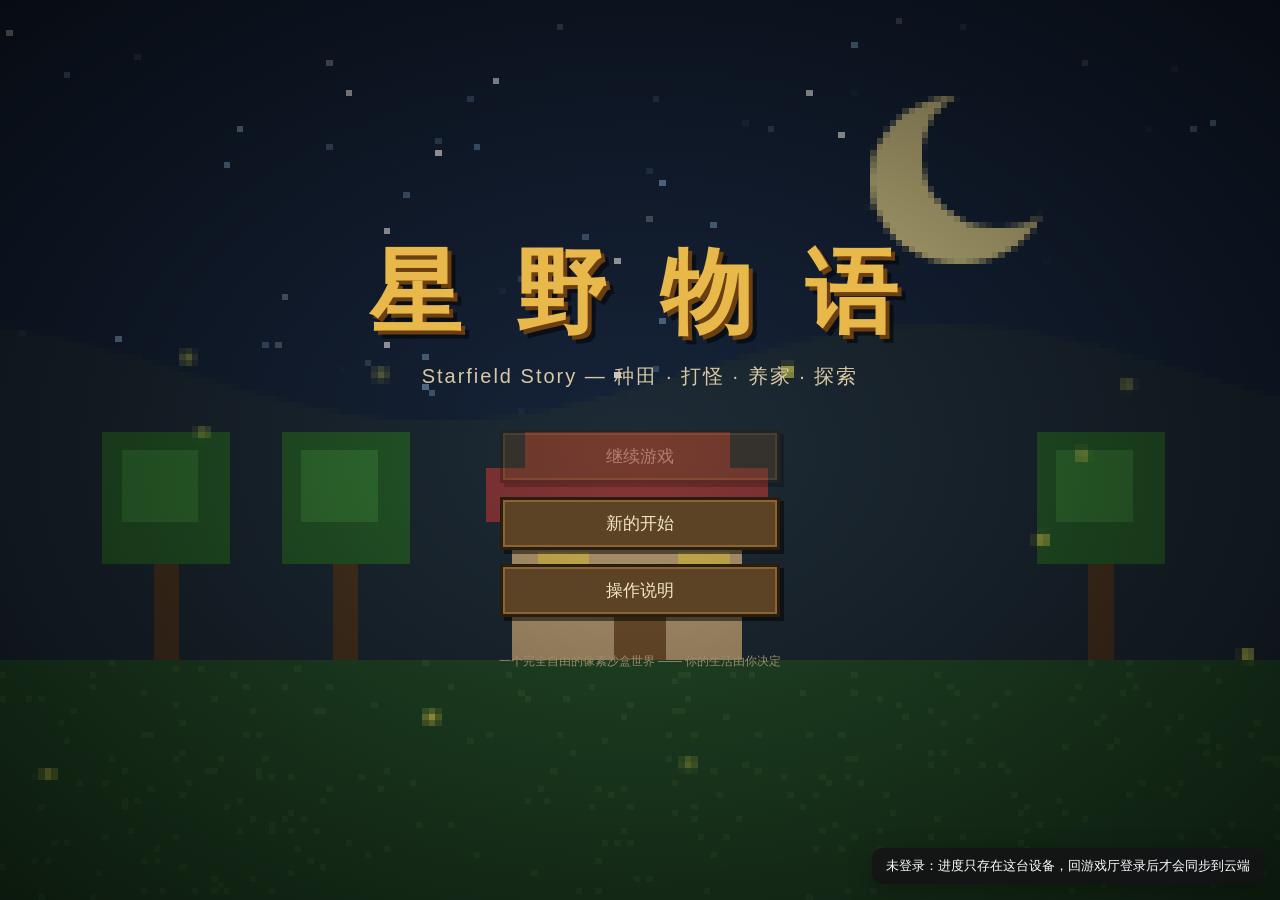
<file: games/starfield-story/index.html>
<!DOCTYPE html>
<html lang="zh-CN">
<head>
<meta charset="UTF-8">
<meta name="viewport" content="width=device-width, initial-scale=1.0">
<title>星野物语 · 像素沙盒生活RPG</title>
<link rel="stylesheet" href="css/style.css">
</head>
<body>
<div id="app">
  <div id="titleScreen" class="screen active">
    <canvas id="titleCanvas" width="800" height="600"></canvas>
    <div class="title-overlay">
      <h1 class="game-title">星 野 物 语</h1>
      <p class="subtitle">Starfield Story — 种田 · 打怪 · 养家 · 探索</p>
      <div class="menu">
        <button id="btnContinue" class="pixel-btn">继续游戏</button>
        <button id="btnNew" class="pixel-btn">新的开始</button>
        <button id="btnHelp" class="pixel-btn">操作说明</button>
      </div>
      <p class="hint">一个完全自由的像素沙盒世界 —— 你的生活由你决定</p>
    </div>
  </div>

  <div id="gameScreen" class="screen">
    <canvas id="gameCanvas"></canvas>
    <div id="hud">
      <div id="topbar">
        <div id="clock" class="hud-box">第 1 年 春 1 日 06:00</div>
        <div id="weather" class="hud-box">☀ 晴</div>
        <div id="location" class="hud-box">星野村</div>
      </div>
      <div id="leftStats">
        <div class="stat-row"><span class="stat-icon">❤</span><div class="bar-bg"><div id="hpBar" class="bar-fill hp"></div></div><span id="hpText" class="stat-num">100/100</span></div>
        <div class="stat-row"><span class="stat-icon">✦</span><div class="bar-bg"><div id="staminaBar" class="bar-fill stamina"></div></div><span id="staminaText" class="stat-num">100/100</span></div>
        <div class="stat-row"><span class="stat-icon">◇</span><div class="bar-bg"><div id="manaBar" class="bar-fill mana"></div></div><span id="manaText" class="stat-num">50/50</span></div>
      </div>
      <div id="moneyBox" class="hud-box">💰 <span id="money">500</span> G</div>
      <div id="toolbar"></div>
      <div id="skillBox" class="hud-box">
        <div>🌾 农耕 <span id="lvFarming">1</span></div>
        <div>⚔ 战斗 <span id="lvCombat">1</span></div>
        <div>⛏ 采矿 <span id="lvMining">1</span></div>
        <div>🎣 钓鱼 <span id="lvFishing">1</span></div>
        <div>🌿 采集 <span id="lvForaging">1</span></div>
      </div>
      <div id="questTracker" class="hud-box"></div>
      <div id="toastArea"></div>
      <div id="dialogueBox" class="hidden">
        <div id="dialogueName">村民</div>
        <div id="dialogueText"></div>
        <div class="dialogue-hint">按 空格 / E 继续</div>
      </div>
    </div>
    <div id="menuPanel" class="panel hidden">
      <div class="panel-tabs">
        <button data-tab="inventory" class="tab active">背包</button>
        <button data-tab="craft" class="tab">制作</button>
        <button data-tab="skills" class="tab">技能</button>
        <button data-tab="social" class="tab">人际</button>
        <button data-tab="quests" class="tab">任务</button>
        <button data-tab="options" class="tab">设置</button>
      </div>
      <div id="panelContent"></div>
      <div class="panel-footer">按 ESC / Tab 关闭</div>
    </div>
  </div>

  <div id="helpScreen" class="screen">
    <div class="help-content">
      <h2>操作说明</h2>
      <div class="help-grid">
        <div><b>WASD / 方向键</b><span>移动</span></div>
        <div><b>J / 鼠标左键</b><span>使用工具 / 攻击</span></div>
        <div><b>K / 鼠标右键</b><span>次要动作 / 交互</span></div>
        <div><b>空格</b><span>跳跃 / 确认</span></div>
        <div><b>1-9 / 滚轮</b><span>切换物品栏</span></div>
        <div><b>I / Tab / E</b><span>打开背包 / 交互</span></div>
        <div><b>C</b><span>制作菜单</span></div>
        <div><b>Q</b><span>任务日志</span></div>
        <div><b>F</b><span>放置 / 收获</span></div>
        <div><b>M</b><span>地图</span></div>
        <div><b>P</b><span>暂停 / 存档</span></div>
        <div><b>Shift</b><span>奔跑</span></div>
      </div>
      <h3>玩法提示</h3>
      <ul>
        <li>先用锄头耕地，再播种、浇水，作物会随季节成长，收获后卖钱。</li>
        <li>夜晚外出会遇到怪物，带上武器和药水去矿洞深处挖矿吧。</li>
        <li>和村民对话增进感情，送礼、帮忙，甚至可以组建自己的家庭。</li>
        <li>探索四个季节的区域、隐藏宝箱和地下矿洞，收集稀有材料。</li>
        <li>升级技能解锁更强的工具和配方，游戏会随时自动保存。</li>
      </ul>
      <button id="btnHelpClose" class="pixel-btn">返回</button>
    </div>
  </div>
</div>

<script src="../../arcade-progress.js"
        data-game="starfield-story"
        data-prefix="starfield_"></script>
<script src="js/utils.js"></script>
<script src="js/audio.js"></script>
<script src="js/items.js"></script>
<script src="js/world.js"></script>
<script src="js/entities.js"></script>
<script src="js/systems.js"></script>
<script src="js/render.js"></script>
<script src="js/input.js"></script>
<script src="js/ui.js"></script>
<script src="js/game.js"></script>
</body>
</html>
</file>
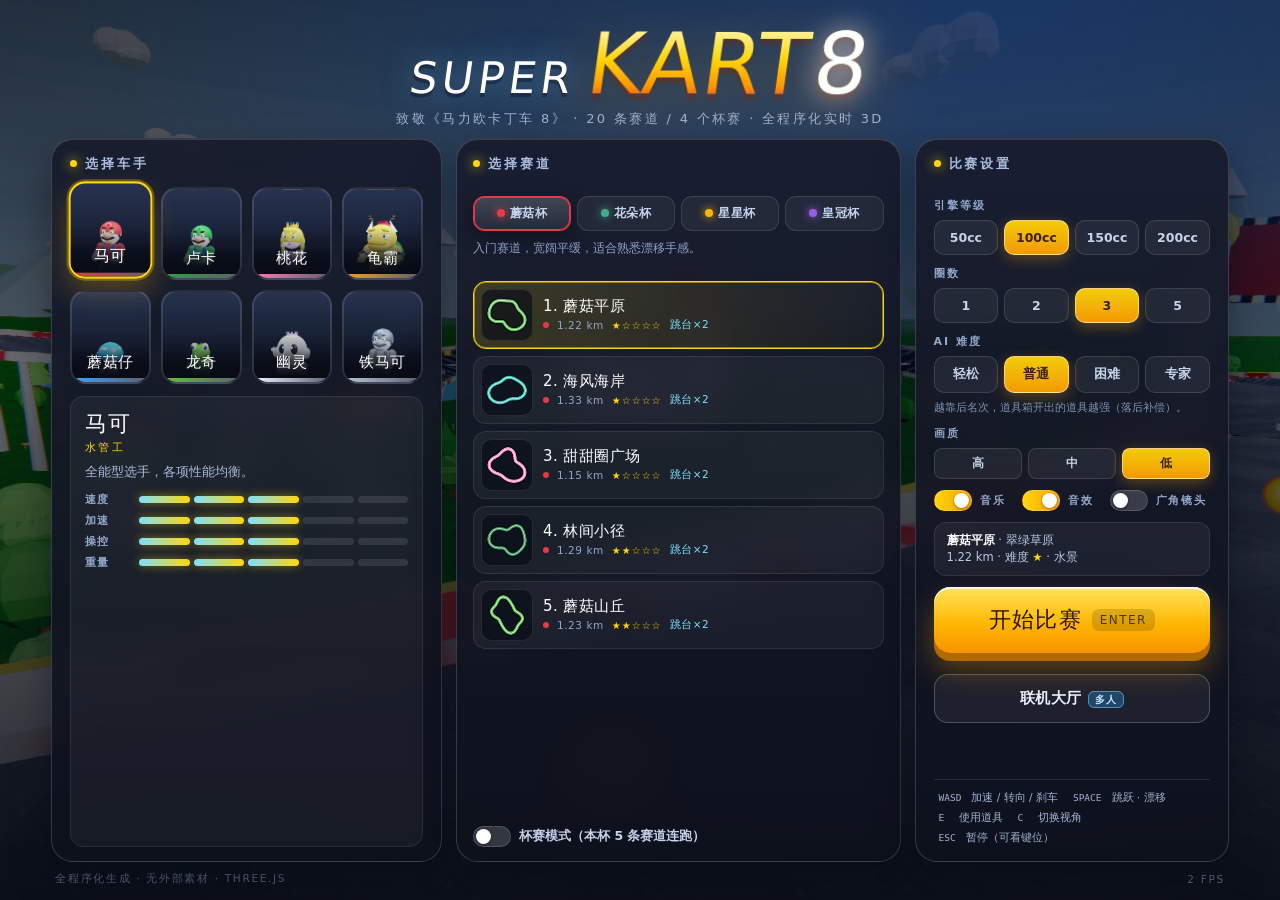
<file: games/super-kart-8/index.html>
<!DOCTYPE html>
<html lang="zh-CN">
<head>
<meta charset="utf-8">
<meta name="viewport" content="width=device-width, initial-scale=1, maximum-scale=1, user-scalable=no">
<title>Super Kart 8 — 超级卡丁车 8</title>
<link rel="icon" href="data:image/svg+xml,%3Csvg xmlns='http://www.w3.org/2000/svg' viewBox='0 0 64 64'%3E%3Ccircle cx='32' cy='32' r='30' fill='%23e63946'/%3E%3Ccircle cx='32' cy='32' r='19' fill='%23fff'/%3E%3Ccircle cx='32' cy='32' r='9' fill='%23ffd60a'/%3E%3C/svg%3E">
<link rel="stylesheet" href="css/style.css">
<link rel="stylesheet" href="css/lobby.css">
</head>
<body>
<div id="app">
  <canvas id="gl"></canvas>

  <!-- ================= HUD ================= -->
  <div id="hud" class="hidden">
    <div class="hud-corner tl">
      <div class="pos-badge">
        <span class="pos-num" id="posNum">1</span>
        <span class="pos-suf" id="posSuf">st</span>
      </div>
      <div class="lap-badge">
        <span class="lap-label">LAP</span>
        <span class="lap-num" id="lapNum">1</span>
        <span class="lap-total">/ 3</span>
      </div>
      <div class="time-badge" id="hudTime">00"000</div>
      <div class="track-tag" id="hudTrack">蘑菇平原</div>
      <div class="net-badge" id="netBadge">联机</div>
    </div>

    <div class="hud-corner tr">
      <div class="minimap-wrap">
        <canvas id="minimap" width="260" height="260"></canvas>
      </div>
      <div class="lap-times" id="lapTimes"></div>
    </div>

    <div class="hud-corner bl">
      <div class="item-slot empty" id="itemSlot">
        <div class="item-icon" id="itemIcon"></div>
        <div class="item-count" id="itemCount"></div>
        <div class="item-roulette" id="itemRoulette"></div>
      </div>
      <div class="drift-meter" id="driftMeter">
        <div class="drift-fill" id="driftFill"></div>
        <div class="drift-marks"><i></i><i></i><i></i></div>
      </div>
    </div>

    <div class="hud-corner br">
      <div class="coin-badge" id="coinBadge">
        <span class="coin-icon"></span>
        <span class="coin-num" id="coinNum">0</span>
      </div>
      <div class="speedo">
        <div class="speedo-bar"><i id="speedFill"></i></div>
        <div class="speedo-text"><span id="speedNum">0</span><em>km/h</em></div>
      </div>
    </div>

    <div id="centerMsg" class="center-msg"></div>
    <div id="lapFlash" class="lap-flash"></div>
    <div id="wrongWay" class="wrong-way hidden">⚠ 逆行</div>
    <div id="hintBar" class="hint-bar"></div>

    <!-- 救援提示 -->
    <div id="rescueBox" class="rescue-box">
      <div class="rescue-head">
        <span class="rescue-icon"></span>
        <span class="rescue-title">救援中</span>
        <span class="rescue-count" id="rescueCount">5.0</span>
      </div>
      <div class="rescue-bar"><i id="rescueFill"></i></div>
      <div class="rescue-sub" id="rescueSub">救援云正在把车吊回赛道…</div>
    </div>
  </div>

  <!-- ================= 加载 ================= -->
  <div id="loading" class="screen loading-screen">
    <div class="load-box">
      <div class="load-logo">SUPER KART <b>8</b></div>
      <div class="load-bar"><i id="loadFill"></i></div>
      <div class="load-text" id="loadText">正在生成赛道…</div>
    </div>
  </div>

  <!-- ================= 主菜单 ================= -->
  <div id="menu" class="screen hidden">
    <div class="menu-veil"></div>
    <div class="menu-inner">
      <header class="menu-head">
        <div class="logo">
          <span class="logo-super">SUPER</span>
          <span class="logo-kart">KART<i>8</i></span>
        </div>
        <p class="subtitle">致敬《马力欧卡丁车 8》 · 20 条赛道 / 4 个杯赛 · 全程序化实时 3D</p>
      </header>

      <div class="menu-body">
        <section class="panel char-panel">
          <h2><span class="dot"></span>选择车手</h2>
          <div class="char-grid" id="charGrid"></div>
          <div class="char-info">
            <div class="ci-name" id="ciName">马可</div>
            <div class="ci-title" id="ciTitle">水管工</div>
            <p class="ci-blurb" id="ciBlurb">全能型选手，各项性能均衡。</p>
            <div class="stat-rows" id="statRows"></div>
          </div>
        </section>

        <section class="panel track-panel">
          <h2><span class="dot"></span>选择赛道</h2>
          <div class="cup-tabs" id="cupTabs"></div>
          <p class="cup-desc" id="cupDesc"></p>
          <div class="track-list" id="trackList"></div>
          <label class="switch cup-switch">
            <input type="checkbox" id="cupToggle"><span></span>杯赛模式（本杯 5 条赛道连跑）
          </label>
        </section>

        <section class="panel opt-panel">
          <h2><span class="dot"></span>比赛设置</h2>
          <div class="opt-group">
            <label>引擎等级</label>
            <div class="seg" id="ccSeg">
              <button data-cc="50">50cc</button>
              <button data-cc="100" class="on">100cc</button>
              <button data-cc="150">150cc</button>
              <button data-cc="200">200cc</button>
            </div>
          </div>
          <div class="opt-group">
            <label>圈数</label>
            <div class="seg" id="lapSeg">
              <button data-laps="1">1</button>
              <button data-laps="2">2</button>
              <button data-laps="3" class="on">3</button>
              <button data-laps="5">5</button>
            </div>
          </div>
          <div class="opt-group">
            <label>AI 难度</label>
            <div class="seg" id="diffSeg">
              <button data-diff="0.8">轻松</button>
              <button data-diff="1" class="on">普通</button>
              <button data-diff="1.12">困难</button>
              <button data-diff="1.25">专家</button>
            </div>
            <div class="opt-note">越靠后名次，道具箱开出的道具越强（落后补偿）。</div>
          </div>
          <div class="opt-group">
            <label>画质</label>
            <div class="seg seg-sm" id="qualitySeg">
              <button data-q="high" class="on">高</button>
              <button data-q="medium">中</button>
              <button data-q="low">低</button>
            </div>
          </div>
          <div class="opt-group toggles">
            <label class="switch"><input type="checkbox" id="musicToggle" checked><span></span>音乐</label>
            <label class="switch"><input type="checkbox" id="sfxToggle" checked><span></span>音效</label>
            <label class="switch"><input type="checkbox" id="camToggle"><span></span>广角镜头</label>
          </div>

          <div class="selected-summary" id="selSummary"></div>

          <button id="startBtn" class="btn-primary">
            <span>开始比赛</span>
            <em>ENTER</em>
          </button>

          <button id="netBtn" class="btn-ghost net-btn">
            <span>联机大厅</span>
            <em>多人</em>
          </button>

          <div class="controls-help compact">
            <div class="ch-list">
              <span class="ch-item"><kbd>WASD</kbd>加速 / 转向 / 刹车</span>
              <span class="ch-item"><kbd>SPACE</kbd>跳跃 · 漂移</span>
              <span class="ch-item"><kbd>E</kbd>使用道具</span>
              <span class="ch-item"><kbd>C</kbd>切换视角</span>
              <span class="ch-item"><kbd>ESC</kbd>暂停（可看键位）</span>
            </div>
          </div>
        </section>
      </div>

      <footer class="menu-foot">
        <span>全程序化生成 · 无外部素材 · Three.js</span>
        <span id="fpsTag">60 FPS</span>
      </footer>
    </div>
  </div>

  <!-- ================= 暂停 ================= -->
  <div id="pause" class="screen hidden pause-screen">
    <div class="pause-wrap">

      <div class="pause-box panel">
        <div class="pause-head">
          <div class="pause-title">已暂停</div>
          <div class="pause-sub" id="pauseSub">蘑菇平原 · LAP 1 / 3</div>
        </div>
        <button class="btn-primary" id="resumeBtn"><span>继续比赛</span><em>ESC</em></button>
        <button class="btn-ghost" id="restartBtn">重新开始</button>
        <button class="btn-ghost" id="quitBtn">返回菜单</button>
        <div class="pause-opts">
          <label class="switch"><input type="checkbox" id="musicToggle2" checked><span></span>音乐</label>
          <label class="switch"><input type="checkbox" id="sfxToggle2" checked><span></span>音效</label>
        </div>
        <div class="pause-quality">
          <label>画质</label>
          <div class="seg seg-sm" id="qualitySeg2">
            <button data-q="high" class="on">高</button>
            <button data-q="medium">中</button>
            <button data-q="low">低</button>
          </div>
        </div>
      </div>

      <div class="pause-keys panel">
        <h3><span class="dot"></span>键位一览</h3>
        <div class="kbd-groups">
          <div class="kbd-group">
            <div class="kg-title">驾驶</div>
            <div class="kbd-row"><span class="ks"><kbd>W</kbd><kbd>↑</kbd></span><span>加速</span></div>
            <div class="kbd-row"><span class="ks"><kbd>S</kbd><kbd>↓</kbd></span><span>刹车 / 倒车</span></div>
            <div class="kbd-row"><span class="ks"><kbd>A</kbd><kbd>D</kbd></span><span>左右转向</span></div>
            <div class="kbd-row"><span class="ks"><kbd class="wide">SPACE</kbd></span><span>跳跃 / 按住漂移</span></div>
          </div>
          <div class="kbd-group">
            <div class="kg-title">动作</div>
            <div class="kbd-row"><span class="ks"><kbd>E</kbd><kbd>SHIFT</kbd></span><span>使用道具</span></div>
            <div class="kbd-row"><span class="ks"><kbd>C</kbd></span><span>切换视角</span></div>
            <div class="kbd-row"><span class="ks"><kbd class="wide">ESC</kbd></span><span>暂停 / 继续</span></div>
            <div class="kbd-row"><span class="ks"><kbd>R</kbd></span><span>重开本场</span></div>
          </div>
          <div class="kbd-group">
            <div class="kg-title">手柄</div>
            <div class="kbd-row"><span class="ks"><kbd class="wide">左摇杆</kbd></span><span>转向</span></div>
            <div class="kbd-row"><span class="ks"><kbd class="wide">RT</kbd></span><span>加速</span></div>
            <div class="kbd-row"><span class="ks"><kbd class="wide">LT</kbd></span><span>刹车</span></div>
            <div class="kbd-row"><span class="ks"><kbd class="wide">A</kbd></span><span>漂移 / 跳跃</span></div>
            <div class="kbd-row"><span class="ks"><kbd class="wide">X</kbd></span><span>使用道具</span></div>
          </div>
        </div>
        <div class="kbd-tips">
          <div class="tip"><b>漂移蓄力</b>按住 SPACE 并转向，火花由蓝 → 橙 → 紫，松手获得迷你涡轮。</div>
          <div class="tip"><b>火箭起步</b>倒计时「2」落下的瞬间按下加速，起步直接获得加速。</div>
          <div class="tip"><b>空中特技</b>腾空时按 SPACE 做特技，落地获得一段加速。</div>
          <div class="tip"><b>金币</b>每枚金币提升极速，上限 10 枚；被击中会掉落。</div>
          <div class="tip"><b>落后补偿</b>名次越靠后，道具箱越容易开出三连蘑菇、星星、闪电与炮弹；第 1 名只有防御道具。</div>
        </div>
      </div>

    </div>
  </div>

  <!-- ================= 结算 ================= -->
  <div id="results" class="screen hidden results-screen">
    <div class="res-inner">
      <div class="res-head">
        <div class="res-pos" id="resPos">1<em>st</em></div>
        <div class="res-title">
          <h2 id="resTitle">冠军！</h2>
          <p id="resSub">总用时 01'23"456 · 最快单圈 00'26"112</p>
        </div>
      </div>
      <div class="cup-strip" id="cupStrip"></div>
      <div class="res-table" id="resTable"></div>
      <div class="res-actions">
        <button class="btn-primary" id="againBtn">再来一局</button>
        <button class="btn-ghost" id="menuBtn">返回菜单</button>
      </div>
    </div>
  </div>

  <!-- ================= 杯赛总成绩 ================= -->
  <div id="cupFinal" class="screen hidden results-screen">
    <div class="res-inner cup-inner">
      <div class="cup-head">
        <div class="cup-badge" id="cupBadge">蘑菇杯</div>
        <div class="cup-title">
          <h2 id="cupFinalTitle">杯赛冠军！</h2>
          <p id="cupFinalSub">5 条赛道 · 总积分 60</p>
        </div>
      </div>
      <div class="res-table" id="cupTable"></div>
      <div class="res-actions">
        <button class="btn-primary" id="cupAgainBtn">再跑一次</button>
        <button class="btn-ghost" id="cupMenuBtn">返回菜单</button>
      </div>
    </div>
  </div>

  <!-- ================= 联机大厅 ================= -->
  <div id="lobby" class="screen hidden lobby-screen">
    <div class="lobby-inner">
      <header class="lobby-head">
        <div class="lobby-title">联机大厅<em>MULTIPLAYER</em></div>
        <div class="lobby-user" id="lobbyUser"></div>
        <button class="btn-ghost small" id="lobbyClose">返回主菜单</button>
      </header>

      <div class="lobby-toast" id="lobbyToast"></div>

      <!-- 登录门 -->
      <section class="lobby-gate" id="lobbyGate">
        <div class="gate-card panel">
          <div class="gate-icon"></div>
          <h3>联机需要先登录</h3>
          <p>房间列表、玩家名单和比赛成绩都保存在 WorkBuddy 云服务里，需要账号来确认「你是你」。</p>
          <button class="btn-primary" id="loginBtn"><span>使用 WorkBuddy 登录</span></button>
          <p class="gate-note" id="gateNote">登录后会回到这个页面，刚才选的赛道不会丢。</p>
        </div>
      </section>

      <!-- 浏览房间 -->
      <section class="lobby-browse" id="lobbyBrowse">
        <div class="browse-left panel">
          <h3><span class="dot"></span>创建房间</h3>
          <label class="lobby-field"><span>房间名</span><input id="roomName" maxlength="20" placeholder="我的卡丁车房间"></label>
          <label class="lobby-field"><span>你的昵称</span><input id="playerName" maxlength="12" placeholder="车手"></label>
          <div class="lobby-summary" id="roomSummary">蘑菇平原 · 100cc · 3 圈</div>
          <button class="btn-primary" id="createRoomBtn"><span>创建房间</span></button>
          <div class="lobby-join">
            <input id="joinCode" maxlength="4" placeholder="房间号">
            <button class="btn-ghost" id="joinBtn">加入</button>
          </div>
          <p class="lobby-hint" id="browseHint">房间里的赛道 / 引擎 / 圈数由房主设置</p>
        </div>
        <div class="browse-right panel">
          <h3><span class="dot"></span>公开房间
            <button class="btn-ghost tiny" id="refreshRooms">刷新</button>
          </h3>
          <div class="room-list" id="roomList"></div>
        </div>
      </section>

      <!-- 房间内 -->
      <section class="lobby-room hidden" id="lobbyRoom">
        <div class="room-main panel">
          <div class="room-top">
            <div class="room-code">房间号 <b id="roomCode">----</b><button class="copy" id="copyCode">复制</button></div>
            <div class="room-status" id="roomStatus">等待玩家…</div>
          </div>
          <div class="slot-grid" id="slotGrid"></div>
          <div class="room-actions">
            <button class="btn-primary" id="readyBtn"><span>准备</span></button>
            <button class="btn-primary" id="hostStartBtn" style="display:none"><span>开始比赛</span></button>
            <button class="btn-ghost" id="leaveRoomBtn">离开房间</button>
          </div>
        </div>
        <div class="room-side panel">
          <h3><span class="dot"></span>比赛设置</h3>
          <div class="room-settings" id="roomSettings"></div>
          <h3><span class="dot"></span>聊天</h3>
          <div class="chat-log" id="chatLog"></div>
          <div class="chat-input"><input id="chatInput" maxlength="90" placeholder="说点什么…"><button id="chatSend">发送</button></div>
        </div>
      </section>
    </div>
  </div>

  <!-- 赛道重建遮罩 -->
  <div id="buildMask" class="build-mask">
    <div class="build-box">
      <div class="build-spin"></div>
      <div class="build-text" id="buildText">正在生成赛道…</div>
    </div>
  </div>

  <div id="flash" class="screen-flash"></div>
</div>

<script src="../../arcade-progress.js"
        data-game="super-kart-8"
        data-keys="sk-nick"></script>
<script src="lib/three.min.js"></script>
<script src="lib/workbuddy-cloud.js"></script>
<script src="js/cloud-config.js"></script>
<script src="js/util.js"></script>
<script src="js/render.js"></script>
<script src="js/tracks.js"></script>
<script src="js/audio.js"></script>
<script src="js/particles.js"></script>
<script src="js/rescue.js"></script>
<script src="js/track.js"></script>
<script src="js/character.js"></script>
<script src="js/kart.js"></script>
<script src="js/items.js"></script>
<script src="js/ai.js"></script>
<script src="js/hud.js"></script>
<script src="js/net.js"></script>
<script src="js/game.js"></script>
<script src="js/netui.js"></script>
</body>
</html>
</file>
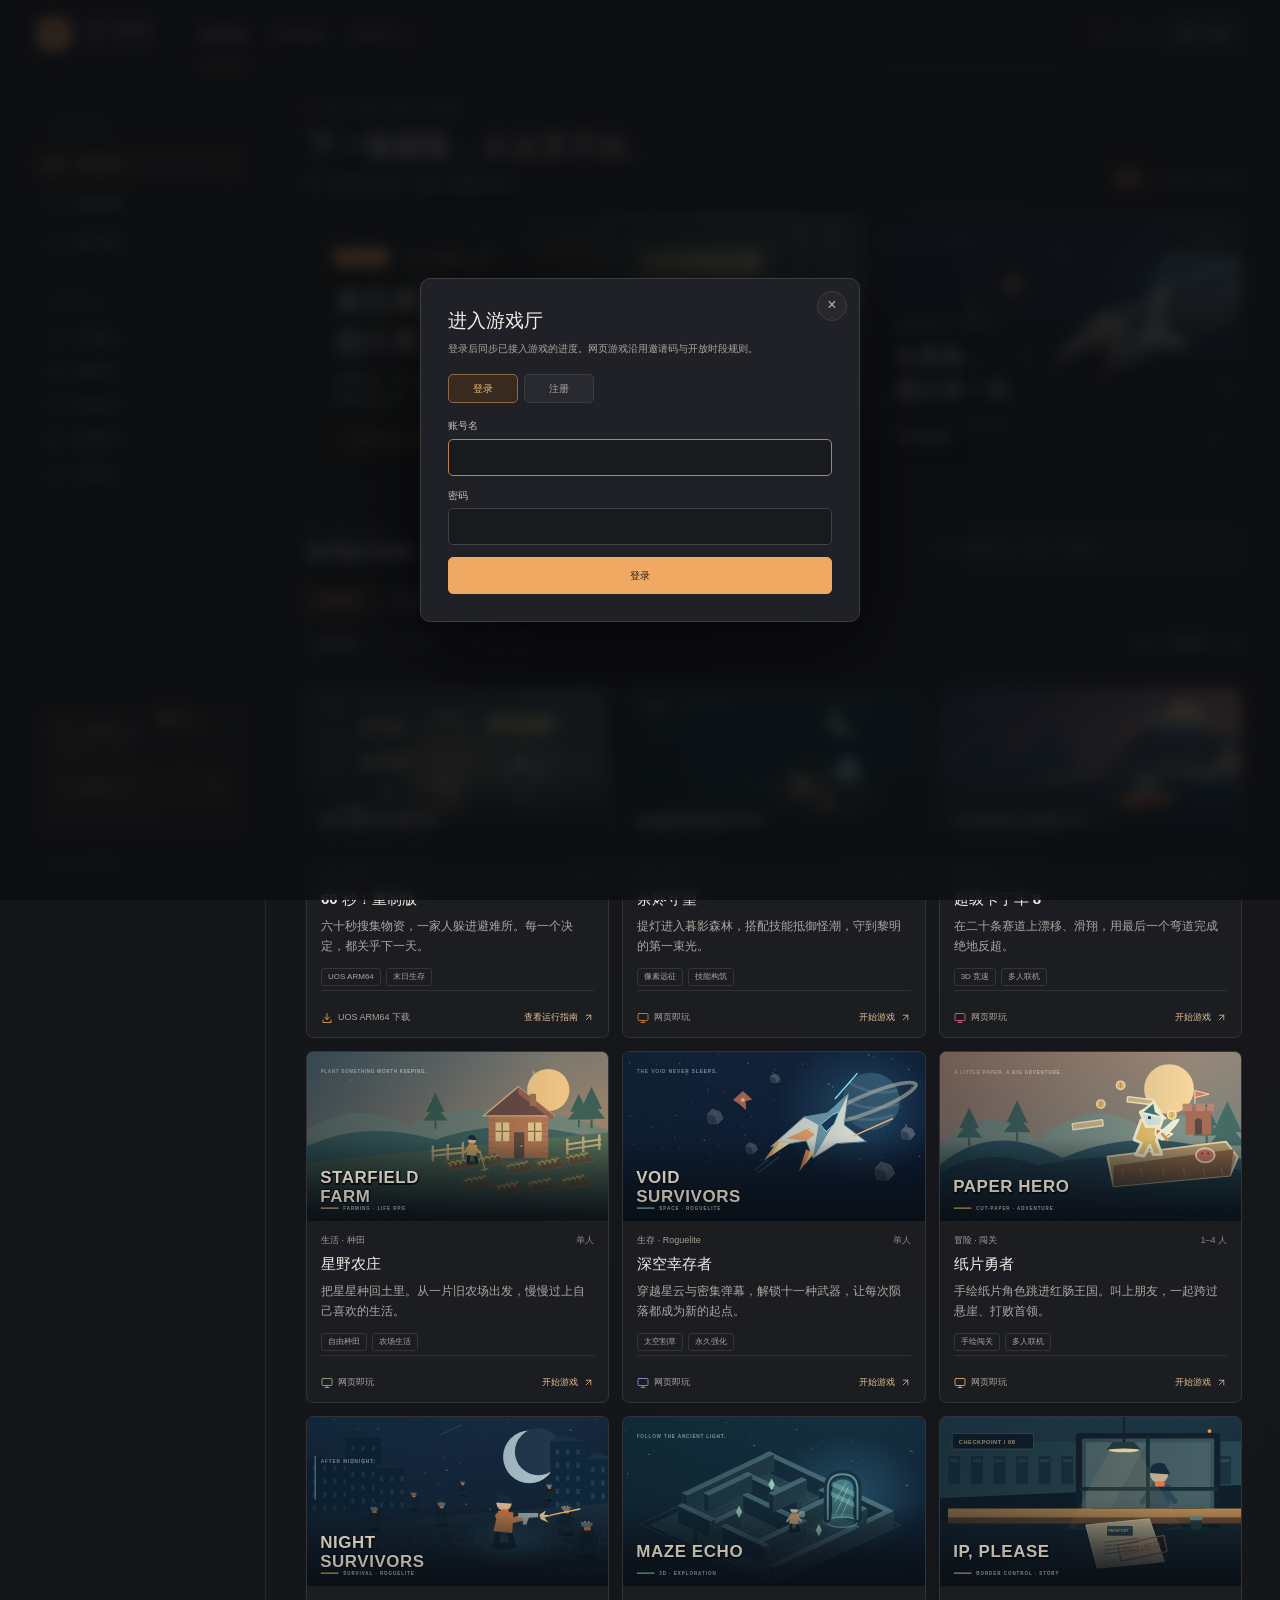
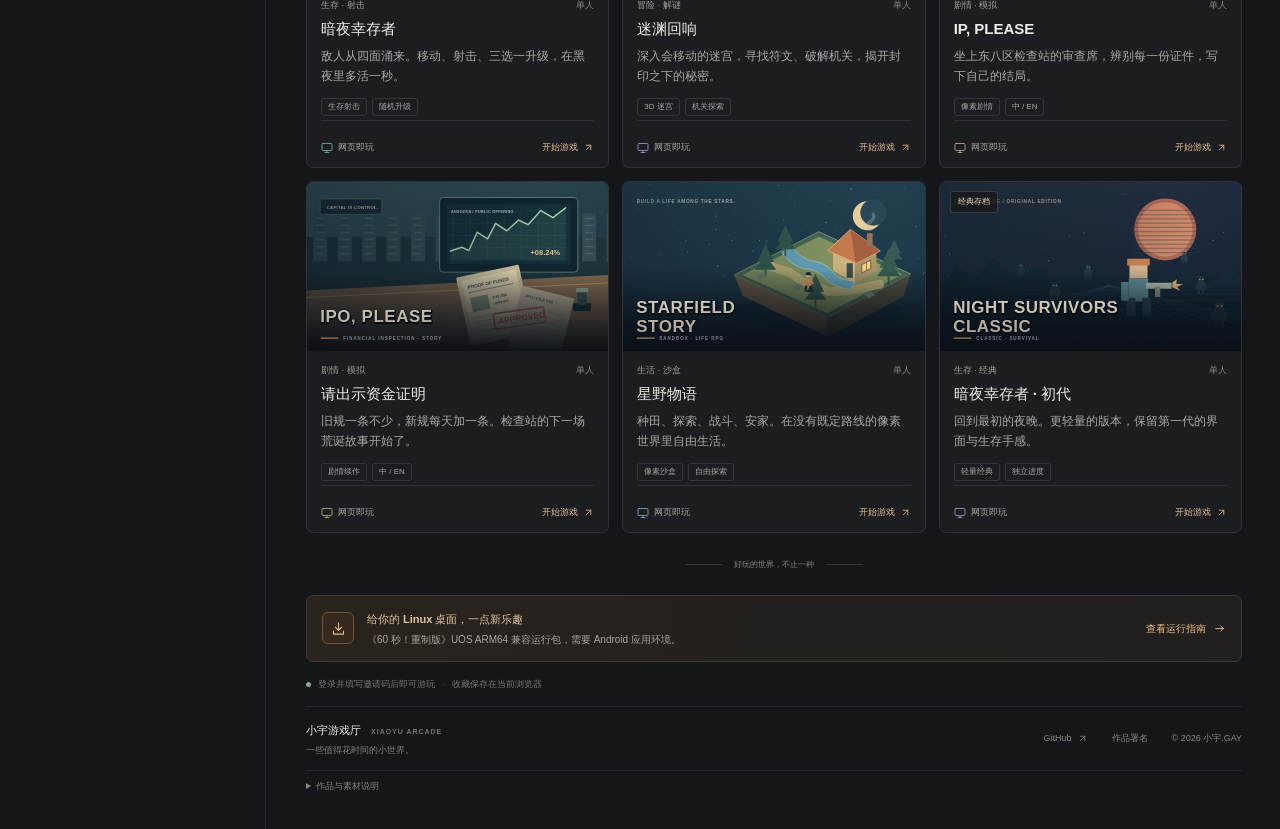
<file: games/void-survivors/index.html>
<!DOCTYPE html>
<html lang="zh-CN">
<head>
<meta charset="utf-8" />
<meta name="viewport" content="width=device-width, initial-scale=1, maximum-scale=1, user-scalable=no, viewport-fit=cover" />
<meta name="theme-color" content="#04060e" />
<title>深空幸存者 · VOID SURVIVORS</title>
<style>:root {
  --bg0: #04060e;
  --bg1: #080c18;
  --panel: rgba(10, 16, 30, 0.86);
  --panel2: rgba(14, 22, 40, 0.72);
  --line: rgba(110, 180, 255, 0.18);
  --line2: rgba(110, 180, 255, 0.32);
  --cyan: #63e8ff;
  --cyan-d: #1a7e96;
  --pink: #ff5e8a;
  --gold: #ffd166;
  --purple: #c084fc;
  --green: #4ade80;
  --txt: #e8f1ff;
  --dim: #8fa3c4;
  --dim2: #5d7091;
  --font: "Inter", -apple-system, BlinkMacSystemFont, "Segoe UI", "PingFang SC", "Hiragino Sans GB", "Microsoft YaHei", sans-serif;
  --mono: "SF Mono", ui-monospace, Menlo, Consolas, "Liberation Mono", monospace;
}

* { margin: 0; padding: 0; box-sizing: border-box; -webkit-tap-highlight-color: transparent; }

html, body {
  width: 100%; height: 100%; overflow: hidden;
  background: var(--bg0); color: var(--txt);
  font-family: var(--font);
  font-size: 15px;
  user-select: none;
  -webkit-user-select: none;
  touch-action: none;
}

#app { position: fixed; inset: 0; overflow: hidden; }
canvas#game { position: absolute; inset: 0; display: block; }

/* ============ HUD ============ */
#hud {
  position: absolute; inset: 0;
  pointer-events: none;
  opacity: 0; transition: opacity .4s;
}
#hud.on { opacity: 1; }

.hud-top {
  position: absolute; top: 0; left: 0; right: 0;
  display: flex; align-items: flex-start; justify-content: space-between;
  padding: 14px 18px;
  gap: 12px;
}

.hud-left { width: min(340px, 32vw); display: flex; flex-direction: column; gap: 6px; }

.hpbar {
  position: relative;
  height: 20px;
  border-radius: 3px;
  background: rgba(255, 94, 138, 0.12);
  border: 1px solid rgba(255, 94, 138, 0.32);
  overflow: hidden;
  clip-path: polygon(0 0, 100% 0, 100% 100%, 8px 100%, 0 calc(100% - 8px));
}
.hpbar .fill {
  position: absolute; left: 0; top: 0; bottom: 0;
  background: linear-gradient(90deg, #ff2d55, #ff7a9c);
  box-shadow: 0 0 14px rgba(255, 45, 85, .7);
  transition: width .18s ease-out;
}
.hpbar .shield {
  position: absolute; left: 0; top: 0; bottom: 0;
  background: linear-gradient(90deg, rgba(255,209,102,.9), rgba(255,224,138,.7));
  mix-blend-mode: screen;
  transition: width .18s;
}
.hpbar span {
  position: absolute; inset: 0;
  display: flex; align-items: center; justify-content: center;
  font-family: var(--mono); font-size: 11px; font-weight: 700;
  letter-spacing: .06em; text-shadow: 0 1px 3px #000;
}

.xpbar {
  height: 7px; border-radius: 2px;
  background: rgba(99, 232, 255, 0.1);
  border: 1px solid rgba(99, 232, 255, 0.22);
  overflow: hidden;
}
.xpbar .fill {
  height: 100%;
  background: linear-gradient(90deg, #1fa8c9, #63e8ff);
  box-shadow: 0 0 10px rgba(99, 232, 255, .8);
  transition: width .2s;
}
.hud-sub {
  display: flex; justify-content: space-between;
  font-family: var(--mono); font-size: 10.5px; color: var(--dim);
  letter-spacing: .08em;
}
.hud-sub b { color: var(--cyan); font-weight: 700; }

.hud-mid { text-align: center; padding-top: 2px; }
.wave-label {
  font-family: var(--mono); font-size: 9px; letter-spacing: .42em;
  color: var(--dim2); text-transform: uppercase;
}
.wave-num {
  font-family: var(--mono); font-size: 30px; font-weight: 800; line-height: 1;
  color: #fff; text-shadow: 0 0 18px rgba(99,232,255,.85), 0 0 40px rgba(99,232,255,.35);
  letter-spacing: .02em;
}
.wave-timer {
  font-family: var(--mono); font-size: 11px; color: var(--dim);
  letter-spacing: .1em; margin-top: 2px;
}

.hud-right { display: flex; gap: 16px; align-items: flex-start; }
.stat { text-align: right; }
.stat b {
  display: block; font-family: var(--mono); font-size: 17px; font-weight: 800;
  color: #fff; line-height: 1.1; text-shadow: 0 0 12px rgba(99,232,255,.4);
}
.stat span {
  font-size: 9.5px; letter-spacing: .18em; color: var(--dim2);
  text-transform: uppercase;
}
.stat.gold b { color: var(--gold); text-shadow: 0 0 12px rgba(255,209,102,.5); }

.hud-bottom {
  position: absolute; left: 0; right: 0; bottom: 0;
  display: flex; align-items: flex-end; justify-content: space-between;
  padding: 14px 18px;
  gap: 10px;
}

.slot-row { display: flex; gap: 6px; flex-wrap: wrap; max-width: 56vw; }
.slot {
  position: relative;
  width: 42px; height: 42px;
  border-radius: 5px;
  background: rgba(8, 14, 26, 0.8);
  border: 1px solid var(--line);
  display: flex; align-items: center; justify-content: center;
  font-size: 17px;
  color: var(--c, #8fa3c4);
  box-shadow: inset 0 0 12px rgba(0,0,0,.5);
  transition: transform .18s, border-color .18s;
}
.slot.fresh { animation: slotPop .5s ease-out; }
@keyframes slotPop {
  0% { transform: scale(.4) rotate(-14deg); opacity: 0; }
  60% { transform: scale(1.16); opacity: 1; }
  100% { transform: scale(1); }
}
.slot .lv {
  position: absolute; right: -2px; bottom: -4px;
  font-family: var(--mono); font-size: 9px; font-weight: 800;
  color: #04060e; background: var(--c, #8fa3c4);
  border-radius: 2px; padding: 0 3px; line-height: 12px;
}
.slot.mini {
  width: 29px; height: 29px;
  border-radius: 4px;
  background: rgba(8, 14, 26, 0.62);
  border-color: rgba(110, 180, 255, 0.13);
  opacity: .92;
}
.slot.mini .lv {
  font-size: 8px; line-height: 10px; padding: 0 2px;
  right: -3px; bottom: -4px;
  opacity: .9;
}
.slot .pips {
  position: absolute; left: 3px; right: 3px; bottom: 2px;
  display: flex; gap: 2px; justify-content: center;
}
.slot .pips i { width: 3px; height: 2px; background: var(--c, #8fa3c4); opacity: .35; border-radius: 1px; }
.slot .pips i.on { opacity: 1; }

.ability-row { display: flex; gap: 10px; align-items: flex-end; }
.ability {
  position: relative;
  width: 52px; height: 52px;
  border-radius: 50%;
  background: rgba(8, 14, 26, 0.85);
  display: flex; flex-direction: column; align-items: center; justify-content: center;
  border: 1px solid var(--line2);
  overflow: hidden;
}
.ability .ring {
  position: absolute; inset: 0; border-radius: 50%;
  background: conic-gradient(var(--cyan) calc(var(--p, 1) * 360deg), rgba(255,255,255,.06) 0);
  mask: radial-gradient(circle, transparent 61%, #000 63%);
  -webkit-mask: radial-gradient(circle, transparent 61%, #000 63%);
  opacity: .9;
}
.ability.ult .ring {
  background: conic-gradient(var(--gold) calc(var(--p, 0) * 360deg), rgba(255,255,255,.06) 0);
}
.ability.full { box-shadow: 0 0 18px rgba(255,209,102,.55); animation: ultPulse 1.3s infinite; }
@keyframes ultPulse {
  0%, 100% { box-shadow: 0 0 12px rgba(255,209,102,.45); }
  50% { box-shadow: 0 0 26px rgba(255,209,102,.95); }
}
.ability .key {
  font-family: var(--mono); font-size: 9px; font-weight: 800; color: #fff;
  letter-spacing: .04em; z-index: 1; line-height: 1;
}
.ability .lbl {
  font-size: 9px; color: var(--dim); z-index: 1; margin-top: 2px; letter-spacing: .08em;
}

#comboTag {
  position: absolute; right: 22px; top: 50%;
  transform: translateY(-50%);
  font-family: var(--mono); font-weight: 800;
  text-align: right; opacity: 0; transition: opacity .25s;
}
#comboTag.on { opacity: 1; }
#comboTag .n {
  font-size: 40px; line-height: 1;
  color: var(--gold);
  text-shadow: 0 0 22px rgba(255,209,102,.75);
}
#comboTag .t { font-size: 10px; letter-spacing: .3em; color: var(--dim); }

#bossBar {
  position: absolute; left: 50%; top: 78px; transform: translateX(-50%) translateY(-12px);
  width: min(560px, 76vw);
  opacity: 0; transition: opacity .35s, transform .35s;
}
#bossBar.on { opacity: 1; transform: translateX(-50%) translateY(0); }
#bossBar .name {
  display: flex; justify-content: space-between; align-items: baseline;
  font-size: 12px; letter-spacing: .16em; margin-bottom: 4px;
  color: #ffd0dc; text-shadow: 0 0 12px rgba(255,94,138,.7);
}
#bossBar .name em { font-style: normal; font-size: 9px; color: var(--dim); letter-spacing: .2em; }
#bossBar .track {
  height: 9px; background: rgba(255,94,138,.12);
  border: 1px solid rgba(255,94,138,.4); overflow: hidden;
  clip-path: polygon(0 0, 100% 0, 100% 100%, 6px 100%, 0 calc(100% - 6px));
}
#bossBar .track i {
  display: block; height: 100%; width: 100%;
  background: linear-gradient(90deg, #a70f2e, #ff5e8a 60%, #ffa4bb);
  box-shadow: 0 0 18px rgba(255,94,138,.9);
  transition: width .12s linear;
}

/* 波次横幅 */
#banner {
  position: absolute; left: 50%; top: 27%;
  transform: translate(-50%, -50%);
  text-align: center; pointer-events: none;
  opacity: 0;
}
#banner.show { animation: bannerIn 2.1s ease-out forwards; }
@keyframes bannerIn {
  0% { opacity: 0; transform: translate(-50%, -50%) scale(.86); filter: blur(6px); }
  12% { opacity: 1; transform: translate(-50%, -50%) scale(1); filter: blur(0); }
  76% { opacity: 1; }
  100% { opacity: 0; transform: translate(-50%, -60%) scale(1.02); }
}
#banner .t1 {
  font-size: clamp(22px, 3.4vw, 38px); font-weight: 800; letter-spacing: .12em;
  color: #fff; white-space: nowrap;
}
#banner .t2 {
  font-size: 12px; letter-spacing: .22em; color: var(--dim); margin-top: 6px;
  white-space: nowrap;
}
#banner .bar {
  width: 120px; height: 2px; margin: 10px auto 0;
  background: linear-gradient(90deg, transparent, currentColor, transparent);
}
#banner.cyan { color: var(--cyan); text-shadow: 0 0 24px rgba(99,232,255,.85); }
#banner.cyan .t1 { text-shadow: 0 0 30px rgba(99,232,255,.9); }
#banner.gold { color: var(--gold); }
#banner.gold .t1 { text-shadow: 0 0 30px rgba(255,209,102,.9); }
#banner.red { color: var(--pink); }
#banner.red .t1 { text-shadow: 0 0 30px rgba(255,94,138,.9); }
#banner.purple { color: var(--purple); }
#banner.purple .t1 { text-shadow: 0 0 30px rgba(192,132,252,.9); }

#toasts {
  position: absolute; right: 18px; bottom: 88px;
  display: flex; flex-direction: column; gap: 6px; align-items: flex-end;
}
.toast {
  font-size: 12px; letter-spacing: .06em;
  padding: 6px 12px; border-radius: 3px;
  background: rgba(10,16,30,.9); border: 1px solid var(--line2);
  color: var(--txt); animation: toastIn .3s ease-out;
  box-shadow: 0 4px 20px rgba(0,0,0,.5);
}
@keyframes toastIn { from { opacity: 0; transform: translateX(20px); } to { opacity: 1; } }

#hitFlash {
  position: absolute; inset: 0; pointer-events: none;
  background: radial-gradient(ellipse at center, transparent 42%, rgba(255,45,85,.55) 100%);
  opacity: 0; transition: opacity .28s ease-out;
}

/* ============ 通用屏幕 ============ */
.screen {
  position: absolute; inset: 0;
  display: flex; flex-direction: column; align-items: center; justify-content: center;
  padding: 24px;
  background: radial-gradient(ellipse at 50% 40%, rgba(8,14,28,.72), rgba(3,5,11,.94));
  backdrop-filter: blur(7px); -webkit-backdrop-filter: blur(7px);
  opacity: 0; visibility: hidden;
  transition: opacity .26s, visibility .26s;
  overflow-y: auto; overscroll-behavior: contain;
}
.screen.on { opacity: 1; visibility: visible; }
.screen > .inner { width: min(1080px, 96vw); margin: auto 0; }

.logo {
  text-align: center; margin-bottom: 6px;
}
.logo h1 {
  font-size: clamp(30px, 5.6vw, 62px); font-weight: 900;
  letter-spacing: .2em; line-height: 1;
  background: linear-gradient(180deg, #fff, #7fd8ff 55%, #2b8ba8);
  -webkit-background-clip: text; background-clip: text; color: transparent;
  filter: drop-shadow(0 0 26px rgba(99,232,255,.45));
  text-indent: .2em;
}
.logo .en {
  font-family: var(--mono); font-size: 10px; letter-spacing: .62em;
  color: var(--dim2); margin-top: 8px; text-indent: .62em;
}
.logo .slogan {
  font-size: 12px; color: var(--dim); margin-top: 12px; letter-spacing: .18em;
}

.menu-grid {
  display: grid; grid-template-columns: 1.05fr 1fr; gap: 26px;
  margin-top: 26px; align-items: start;
}
@media (max-width: 860px) { .menu-grid { grid-template-columns: 1fr; gap: 18px; } }

.char-list { display: flex; flex-direction: column; gap: 9px; }
.char-card {
  position: relative; display: flex; gap: 12px; align-items: center;
  padding: 11px 13px; border-radius: 6px; cursor: pointer;
  background: var(--panel2); border: 1px solid var(--line);
  transition: all .18s; overflow: hidden;
}
.char-card:hover { border-color: var(--line2); background: rgba(20,32,54,.8); transform: translateX(3px); }
.char-card.sel {
  border-color: var(--c, var(--cyan));
  box-shadow: 0 0 0 1px var(--c, var(--cyan)) inset, 0 0 24px -6px var(--c, var(--cyan));
  background: rgba(20,34,56,.92);
}
.char-card.locked { opacity: .5; cursor: not-allowed; }
.char-card .glyph {
  width: 44px; height: 44px; flex: 0 0 44px; border-radius: 6px;
  display: flex; align-items: center; justify-content: center;
  font-size: 20px; color: var(--c); background: rgba(0,0,0,.35);
  border: 1px solid var(--c); box-shadow: 0 0 18px -6px var(--c);
}
.char-card .info { flex: 1; min-width: 0; }
.char-card .nm { font-size: 14px; font-weight: 700; display: flex; align-items: center; gap: 7px; }
.char-card .nm small { font-size: 10px; color: var(--dim2); font-weight: 500; letter-spacing: .1em; }
.char-card .ds { font-size: 11px; color: var(--dim); line-height: 1.5; margin-top: 3px; }
.char-card .perk { font-size: 10px; color: var(--gold); margin-top: 3px; font-family: var(--mono); letter-spacing: .04em; }
.char-card .lock {
  font-family: var(--mono); font-size: 11px; color: var(--gold);
  display: flex; align-items: center; gap: 4px; white-space: nowrap;
}

.btn {
  display: inline-flex; align-items: center; justify-content: center; gap: 8px;
  padding: 11px 20px; border-radius: 4px; cursor: pointer;
  font-family: var(--font); font-size: 13px; font-weight: 700; letter-spacing: .12em;
  color: var(--cyan); background: rgba(99,232,255,.06);
  border: 1px solid rgba(99,232,255,.4);
  transition: all .16s; position: relative; overflow: hidden;
}
.btn:hover { background: rgba(99,232,255,.14); border-color: var(--cyan); box-shadow: 0 0 22px -4px rgba(99,232,255,.7); }
.btn:active { transform: translateY(1px) scale(.99); }
.btn.primary {
  background: linear-gradient(180deg, rgba(99,232,255,.92), rgba(40,160,200,.92));
  color: #03121a; border-color: #9df0ff;
  box-shadow: 0 0 30px -6px rgba(99,232,255,.9), inset 0 1px 0 rgba(255,255,255,.5);
  font-size: 15px; padding: 14px 34px; letter-spacing: .2em;
}
.btn.primary:hover { filter: brightness(1.12); box-shadow: 0 0 40px -4px rgba(99,232,255,1); }
.btn.ghost { color: var(--dim); border-color: var(--line); background: rgba(255,255,255,.02); }
.btn.ghost:hover { color: var(--txt); border-color: var(--line2); box-shadow: none; background: rgba(255,255,255,.05); }
.btn:disabled { opacity: .4; cursor: not-allowed; box-shadow: none; filter: none; }
.btn.sm { padding: 7px 13px; font-size: 11px; letter-spacing: .08em; }

.panel {
  background: var(--panel); border: 1px solid var(--line);
  border-radius: 7px; padding: 16px;
  box-shadow: 0 20px 60px -20px #000;
}
.panel h3 {
  font-size: 11px; letter-spacing: .3em; color: var(--dim2);
  font-weight: 700; margin-bottom: 12px; text-transform: uppercase;
}

.best-row { display: flex; gap: 16px; margin-bottom: 14px; flex-wrap: wrap; }
.best-row div { font-family: var(--mono); font-size: 11px; color: var(--dim); }
.best-row div b { color: var(--gold); font-size: 15px; display: block; margin-top: 2px; }

.dust-badge {
  display: inline-flex; align-items: center; gap: 6px;
  font-family: var(--mono); font-size: 13px; color: var(--gold);
  padding: 5px 12px; border-radius: 20px;
  background: rgba(255,209,102,.1); border: 1px solid rgba(255,209,102,.35);
}

.actions { display: flex; gap: 10px; flex-wrap: wrap; margin-top: 18px; }

/* ============ 升级抽取 ============ */
#draftScreen { background: radial-gradient(ellipse at 50% 45%, rgba(10,20,40,.8), rgba(2,4,9,.96)); }
.draft-head { text-align: center; margin-bottom: 22px; }
.draft-head .k {
  font-family: var(--mono); font-size: 10px; letter-spacing: .5em; color: var(--cyan);
  text-shadow: 0 0 16px rgba(99,232,255,.8);
}
.draft-head h2 {
  font-size: clamp(22px, 3.6vw, 34px); font-weight: 800; letter-spacing: .16em; margin-top: 6px;
  text-shadow: 0 0 30px rgba(99,232,255,.5);
}
.draft-head p { font-size: 12px; color: var(--dim); margin-top: 8px; letter-spacing: .06em; }

.cards { display: grid; grid-template-columns: repeat(3, 1fr); gap: 16px; }
@media (max-width: 800px) { .cards { grid-template-columns: 1fr; gap: 10px; } }

.card {
  position: relative; cursor: pointer;
  background: linear-gradient(165deg, rgba(18,28,48,.95), rgba(8,12,24,.98));
  border: 1px solid var(--line);
  border-radius: 8px; padding: 18px 16px 16px;
  transition: all .18s; overflow: hidden;
  display: flex; flex-direction: column; min-height: 218px;
  animation: cardIn .34s ease-out backwards;
}
.card:nth-child(1) { animation-delay: .02s; }
.card:nth-child(2) { animation-delay: .09s; }
.card:nth-child(3) { animation-delay: .16s; }
@keyframes cardIn {
  from { opacity: 0; transform: translateY(26px) scale(.96); }
  to { opacity: 1; transform: none; }
}
.card:hover, .card.hover {
  transform: translateY(-5px);
  border-color: var(--c);
  box-shadow: 0 18px 46px -18px var(--c), 0 0 0 1px var(--c) inset;
  background: linear-gradient(165deg, rgba(26,40,66,.98), rgba(10,16,30,1));
}
.card::before {
  content: ''; position: absolute; left: 0; right: 0; top: 0; height: 2px;
  background: linear-gradient(90deg, transparent, var(--c), transparent);
  opacity: .9;
}
.card .rarity {
  position: absolute; right: 10px; top: 10px;
  font-family: var(--mono); font-size: 8.5px; letter-spacing: .18em;
  padding: 2px 6px; border-radius: 2px;
  color: var(--c); border: 1px solid var(--c);
  background: rgba(0,0,0,.4);
}
.card .icon {
  width: 48px; height: 48px; border-radius: 7px;
  display: flex; align-items: center; justify-content: center;
  font-size: 24px; color: var(--c);
  background: rgba(0,0,0,.32); border: 1px solid var(--c);
  box-shadow: 0 0 26px -6px var(--c), inset 0 0 18px -10px var(--c);
  margin-bottom: 12px;
}
.card .kind {
  font-family: var(--mono); font-size: 9px; letter-spacing: .24em;
  color: var(--dim2); margin-bottom: 4px;
}
.card h4 { font-size: 16px; font-weight: 800; letter-spacing: .04em; margin-bottom: 6px; }
.card .lvtag {
  font-family: var(--mono); font-size: 10px; color: var(--c);
  margin-left: 6px; letter-spacing: .06em;
}
.card p { font-size: 12px; line-height: 1.62; color: #b9c9e2; flex: 1; }
.card .hint {
  margin-top: 12px; font-family: var(--mono); font-size: 9.5px;
  color: var(--dim2); letter-spacing: .1em;
  display: flex; justify-content: space-between;
}
.card .keycap {
  display: inline-block; min-width: 18px; padding: 1px 4px; text-align: center;
  border: 1px solid var(--line2); border-radius: 3px; color: var(--dim);
}

.draft-foot {
  margin-top: 20px; display: flex; justify-content: center; gap: 12px; align-items: center;
  flex-wrap: wrap;
}
.reroll-info { font-family: var(--mono); font-size: 11px; color: var(--dim); letter-spacing: .08em; }

/* ============ 结算 ============ */
.over-title {
  text-align: center; margin-bottom: 20px;
}
.over-title h2 {
  font-size: clamp(28px, 5vw, 46px); font-weight: 900; letter-spacing: .22em;
  color: #ff8fa3; text-shadow: 0 0 40px rgba(255,45,85,.6); text-indent: .22em;
}
.over-title p { font-family: var(--mono); font-size: 10px; letter-spacing: .4em; color: var(--dim2); margin-top: 8px; }
.stat-grid {
  display: grid; grid-template-columns: repeat(auto-fit, minmax(120px, 1fr));
  gap: 10px; margin-bottom: 18px;
}
.stat-box {
  background: var(--panel2); border: 1px solid var(--line);
  border-radius: 5px; padding: 12px; text-align: center;
}
.stat-box .v {
  font-family: var(--mono); font-size: 24px; font-weight: 800; color: #fff;
  text-shadow: 0 0 16px rgba(99,232,255,.4); line-height: 1.1;
}
.stat-box .k { font-size: 10px; color: var(--dim2); letter-spacing: .2em; margin-top: 4px; }
.stat-box.gold .v { color: var(--gold); text-shadow: 0 0 16px rgba(255,209,102,.5); }
.stat-box.pink .v { color: var(--pink); }

.reward {
  display: flex; align-items: center; justify-content: space-between;
  padding: 14px 18px; border-radius: 6px;
  background: linear-gradient(90deg, rgba(255,209,102,.1), rgba(255,209,102,.02));
  border: 1px solid rgba(255,209,102,.3);
  margin-bottom: 18px;
}
.reward .lbl { font-size: 12px; color: var(--dim); letter-spacing: .1em; }
.reward .amt { font-family: var(--mono); font-size: 26px; font-weight: 800; color: var(--gold); }
.reward .amt small { font-size: 11px; color: var(--dim); margin-left: 6px; font-weight: 400; }

/* ============ 强化 / 图鉴 ============ */
.shop-grid { display: grid; grid-template-columns: repeat(auto-fit, minmax(238px, 1fr)); gap: 10px; }
.meta-row {
  display: flex; align-items: center; gap: 11px;
  padding: 11px; border-radius: 5px;
  background: var(--panel2); border: 1px solid var(--line);
  transition: border-color .16s;
}
.meta-row.maxed { border-color: rgba(255,209,102,.4); }
.meta-row .ic {
  width: 36px; height: 36px; flex: 0 0 36px; border-radius: 5px;
  display: flex; align-items: center; justify-content: center;
  font-size: 16px; color: var(--cyan); background: rgba(0,0,0,.35);
  border: 1px solid var(--line2);
}
.meta-row.maxed .ic { color: var(--gold); border-color: rgba(255,209,102,.5); }
.meta-row .txt { flex: 1; min-width: 0; }
.meta-row .t1 { font-size: 12.5px; font-weight: 700; display: flex; justify-content: space-between; gap: 6px; }
.meta-row .t1 em { font-style: normal; font-family: var(--mono); font-size: 10px; color: var(--dim2); }
.meta-row .t2 { font-size: 10.5px; color: var(--dim); margin-top: 2px; }
.pips { display: flex; gap: 3px; margin-top: 5px; }
.pips i { width: 12px; height: 3px; border-radius: 1px; background: rgba(255,255,255,.12); }
.pips i.on { background: var(--cyan); box-shadow: 0 0 6px var(--cyan); }
.meta-row.maxed .pips i.on { background: var(--gold); box-shadow: 0 0 6px var(--gold); }

.codex-cols { display: grid; grid-template-columns: 1fr 1fr; gap: 18px; }
@media (max-width: 760px) { .codex-cols { grid-template-columns: 1fr; } }
.codex-item {
  display: flex; gap: 10px; padding: 8px 0; border-bottom: 1px solid rgba(110,180,255,.08);
}
.codex-item .ic {
  width: 30px; height: 30px; flex: 0 0 30px; border-radius: 4px;
  display: flex; align-items: center; justify-content: center;
  font-size: 14px; color: var(--c); border: 1px solid var(--c);
  background: rgba(0,0,0,.3);
}
.codex-item .t1 { font-size: 12px; font-weight: 700; }
.codex-item .t1 span { font-family: var(--mono); font-size: 9px; color: var(--dim2); margin-left: 6px; }
.codex-item .t2 { font-size: 10.5px; color: var(--dim); line-height: 1.5; margin-top: 2px; }

.modal-head {
  display: flex; align-items: center; justify-content: space-between;
  margin-bottom: 16px; gap: 12px;
}
.modal-head h2 { font-size: 18px; font-weight: 800; letter-spacing: .18em; }
.modal-head .sub { font-family: var(--mono); font-size: 10px; color: var(--dim2); letter-spacing: .1em; }

.close-x {
  width: 32px; height: 32px; border-radius: 4px; cursor: pointer;
  display: flex; align-items: center; justify-content: center;
  border: 1px solid var(--line); color: var(--dim); background: rgba(255,255,255,.02);
  font-size: 16px; transition: all .15s;
}
.close-x:hover { color: var(--txt); border-color: var(--line2); background: rgba(255,255,255,.06); }

.pause-stats { display: flex; gap: 20px; justify-content: center; margin: 16px 0 22px; flex-wrap: wrap; }
.pause-stats div { text-align: center; }
.pause-stats b { display: block; font-family: var(--mono); font-size: 20px; color: #fff; }
.pause-stats span { font-size: 10px; color: var(--dim2); letter-spacing: .18em; }

.settings-list { display: flex; flex-direction: column; gap: 8px; }
.toggle-row {
  display: flex; align-items: center; justify-content: space-between;
  padding: 10px 12px; border-radius: 5px; background: var(--panel2);
  border: 1px solid var(--line); cursor: pointer;
}
.toggle-row .t { font-size: 12.5px; }
.toggle-row .sw {
  width: 38px; height: 20px; border-radius: 10px; background: rgba(255,255,255,.1);
  position: relative; transition: background .2s;
}
.toggle-row .sw::after {
  content: ''; position: absolute; width: 16px; height: 16px; border-radius: 50%;
  background: #fff; top: 2px; left: 2px; transition: transform .2s;
}
.toggle-row.on .sw { background: var(--cyan); box-shadow: 0 0 14px rgba(99,232,255,.6); }
.toggle-row.on .sw::after { transform: translateX(18px); }

.menu-foot {
  margin-top: 20px; display: flex; align-items: center; justify-content: space-between;
  gap: 12px; flex-wrap: wrap;
  font-family: var(--mono); font-size: 10px; color: var(--dim2); letter-spacing: .1em;
}
.menu-foot .keys { display: flex; gap: 12px; flex-wrap: wrap; }
.menu-foot .keys span { display: inline-flex; align-items: center; gap: 4px; }
kbd {
  font-family: var(--mono); font-size: 9.5px; padding: 2px 5px; border-radius: 3px;
  border: 1px solid var(--line2); color: var(--dim); background: rgba(255,255,255,.03);
}

.scroll-area { max-height: 72vh; overflow-y: auto; padding-right: 6px; }
.scroll-area::-webkit-scrollbar { width: 6px; }
.scroll-area::-webkit-scrollbar-thumb { background: rgba(110,180,255,.25); border-radius: 3px; }
.scroll-area::-webkit-scrollbar-track { background: transparent; }

@media (max-width: 620px) {
  .hud-left { width: 46vw; }
  .hud-right .stat:nth-child(2) { display: none; }
  .slot { width: 36px; height: 36px; font-size: 15px; }
  .ability { width: 46px; height: 46px; }
  #banner .t2 { font-size: 10px; }
  .screen { padding: 14px; }
}

/* 抽卡时弱化 HUD */
#hud.dim { opacity: .16; }

/* 屏幕暗角（GPU 合成层，不消耗 canvas 填充率） */
#vignetteFx {
  position: absolute; inset: 0; pointer-events: none;
  background: radial-gradient(ellipse at center, rgba(0,0,0,0) 38%, rgba(0,0,0,.5) 100%);
}

/* 触屏/鼠标可直接点击的技能按钮与暂停键 */
#hud .ability { pointer-events: auto; cursor: pointer; }
#hud .ability:active { transform: scale(.94); }
.pause-btn {
  pointer-events: auto; cursor: pointer;
  width: 26px; height: 26px; border-radius: 4px;
  display: flex; align-items: center; justify-content: center;
  font-size: 9px; letter-spacing: 1px;
  color: var(--dim); border: 1px solid var(--line);
  background: rgba(8,14,26,.7);
  margin-right: 4px;
}
.pause-btn:hover { color: var(--txt); border-color: var(--line2); }
@media (max-width: 620px) {
  .ability { width: 58px; height: 58px; }
  .ability .lbl { font-size: 10px; }
}
</style>
</head>
<body>
<script src="../../holidays.js"></script>
<script>window.ARCADE_GUARD = true;</script>
<script src="../../arcade.js"></script>
<script src="../../arcade-progress.js"
        data-game="void-survivors"
        data-keys="voidsurv.sav.v1"></script>
<style>
  .arcade-back{position:fixed;left:50%;bottom:6px;transform:translateX(-50%);z-index:9999;
    padding:4px 10px;border-radius:6px;background:rgba(8,14,26,.72);
    border:1px solid rgba(110,180,255,.28);color:#8fa3c4;font-size:11px;
    font-family:-apple-system,BlinkMacSystemFont,"PingFang SC","Microsoft YaHei",sans-serif;
    text-decoration:none;backdrop-filter:blur(6px);-webkit-backdrop-filter:blur(6px);
    opacity:.45;transition:opacity .15s,color .15s;letter-spacing:.02em}
  .arcade-back:hover{opacity:1;color:#e8f1ff}
  @media (max-width:520px){.arcade-back{bottom:4px;font-size:10px;padding:3px 8px;opacity:.35}}
</style>
<a class="arcade-back" href="../../">← 游戏厅</a>

<div id="app">
  <canvas id="game"></canvas>
  <div id="vignetteFx"></div>

  <!-- ================= HUD ================= -->
  <div id="hud">
    <div class="hud-top">
      <div class="hud-left">
        <div class="hpbar">
          <div class="fill" id="hpFill"></div>
          <div class="shield" id="hpShield" style="width:0%"></div>
          <span id="hpText">100 / 100</span>
        </div>
        <div class="xpbar"><div class="fill" id="xpFill" style="width:0%"></div></div>
        <div class="hud-sub">
          <span>LV <b id="lvlText">1</b></span>
          <span id="xpText">0 / 7</span>
        </div>
      </div>
      <div class="hud-mid">
        <div class="wave-label">WAVE</div>
        <div class="wave-num" id="waveNum">1</div>
        <div class="wave-timer" id="waveTimer">0:00</div>
      </div>
      <div class="hud-right">
        <div class="pause-btn" id="pauseBtn">❚❚</div>
        <div class="stat"><b id="killNum">0</b><span>击杀</span></div>
        <div class="stat"><b id="scoreNum">0</b><span>得分</span></div>
        <div class="stat gold"><b id="dustNum">0</b><span>星尘</span></div>
      </div>
    </div>

    <div id="bossBar">
      <div class="name"><span id="bossName">BOSS</span><em id="bossTitle"></em></div>
      <div class="track"><i id="bossFill"></i></div>
    </div>

    <div class="hud-bottom">
      <div class="slot-row" id="slotRow"></div>
      <div class="ability-row">
        <div class="ability" id="dashAb" style="--p:1">
          <div class="ring"></div>
          <div class="key">SPACE</div>
          <div class="lbl">闪避</div>
        </div>
        <div class="ability ult" id="ultAb" style="--p:0">
          <div class="ring"></div>
          <div class="key">E</div>
          <div class="lbl">大招</div>
        </div>
      </div>
    </div>

    <div id="comboTag"><div class="n" id="comboNum">0</div><div class="t">COMBO</div></div>
    <div id="toasts"></div>
  </div>

  <div id="banner"><div class="t1"></div><div class="t2"></div><div class="bar"></div></div>
  <div id="hitFlash"></div>

  <!-- ================= 主菜单 ================= -->
  <div class="screen on" id="menuScreen">
    <div class="inner">
      <div class="logo">
        <h1>深空幸存者</h1>
        <div class="en">VOID SURVIVORS</div>
        <div class="slogan">无尽波次 · 11 种武器 · 3 个 Boss · 永久成长</div>
      </div>

      <div class="menu-grid">
        <div>
          <h3 style="font-size:10px;letter-spacing:.3em;color:#5d7091;margin-bottom:10px;">选择角色</h3>
          <div class="char-list" id="charList"></div>
        </div>
        <div class="panel">
          <div class="dust-badge" style="margin-bottom:14px;">✦ 星尘 <b id="dustTotal">0</b></div>
          <div class="best-row">
            <div>最佳波次<b id="bestWave">0</b></div>
            <div>最高得分<b id="bestScore">0</b></div>
            <div>最长存活<b id="bestTime">0:00</b></div>
          </div>
          <button class="btn primary" id="startBtn" style="width:100%;">开始潜航</button>
          <div class="actions">
            <button class="btn ghost sm" id="shopBtn">永久强化</button>
            <button class="btn ghost sm" id="codexBtn">图鉴</button>
            <button class="btn ghost sm" id="settingsBtn">设置</button>
          </div>
          <div class="menu-foot" style="margin-top:16px;">
            <div class="keys">
              <span><kbd>WASD</kbd>移动</span>
              <span><kbd>空格</kbd>闪避</span>
              <span><kbd>E</kbd>大招</span>
              <span><kbd>ESC</kbd>暂停</span>
            </div>
          </div>
        </div>
      </div>
    </div>
  </div>

  <!-- ================= 永久强化 ================= -->
  <div class="screen" id="shopScreen">
    <div class="inner panel" style="max-width:900px;">
      <div class="modal-head">
        <div>
          <h2>永久强化</h2>
          <div class="sub">星尘会保留在所有对局之间</div>
        </div>
        <div style="display:flex;align-items:center;gap:12px;">
          <div class="dust-badge">✦ <b id="shopDust">0</b></div>
          <div class="close-x" id="shopClose">✕</div>
        </div>
      </div>
      <div class="scroll-area">
        <div class="shop-grid" id="shopGrid"></div>
      </div>
    </div>
  </div>

  <!-- ================= 图鉴 ================= -->
  <div class="screen" id="codexScreen">
    <div class="inner panel" style="max-width:960px;">
      <div class="modal-head">
        <div>
          <h2>图鉴</h2>
          <div class="sub">武器 · 被动 · 敌人 · Boss</div>
        </div>
        <div class="close-x" id="codexClose">✕</div>
      </div>
      <div class="scroll-area">
        <div class="codex-cols">
          <div>
            <h3>武器</h3>
            <div id="codexWeapons"></div>
            <h3 style="margin-top:18px;">被动</h3>
            <div id="codexPassives"></div>
          </div>
          <div>
            <h3>敌人</h3>
            <div id="codexEnemies"></div>
            <h3 style="margin-top:18px;">Boss</h3>
            <div id="codexBosses"></div>
            <h3 style="margin-top:18px;">规则</h3>
            <div class="codex-item">
              <div class="ic" style="--c:#63e8ff">?</div>
              <div>
                <div class="t1">无尽循环</div>
                <div class="t2">每 5 波出现一个 Boss，敌人强度随时间无限增长。死亡结束本局，星尘与最佳记录会保留。</div>
              </div>
            </div>
            <div class="codex-item">
              <div class="ic" style="--c:#ffd166">✦</div>
              <div>
                <div class="t1">升级</div>
                <div class="t2">击杀掉落经验晶体，升级时从 3 张卡中选 1 张。幸运越高，越容易出史诗（额外 +2 级）。</div>
              </div>
            </div>
          </div>
        </div>
      </div>
    </div>
  </div>

  <!-- ================= 设置 ================= -->
  <div class="screen" id="settingsScreen">
    <div class="inner panel" style="max-width:520px;">
      <div class="modal-head">
        <h2>设置</h2>
        <div class="close-x" id="settingsClose">✕</div>
      </div>
      <div class="settings-list" id="settingsList"></div>
      <div style="margin-top:16px;display:flex;gap:10px;">
        <button class="btn ghost sm" id="resetBtn" style="color:#ff8fa3;border-color:rgba(255,94,138,.4)">清空存档</button>
      </div>
    </div>
  </div>

  <!-- ================= 暂停 ================= -->
  <div class="screen" id="pauseScreen">
    <div class="inner panel" style="max-width:460px;text-align:center;">
      <h2 style="font-size:20px;letter-spacing:.3em;margin-bottom:4px;">已暂停</h2>
      <div class="sub" style="font-family:var(--mono);font-size:10px;color:#5d7091;letter-spacing:.2em;">PAUSED</div>
      <div class="pause-stats">
        <div><b id="pWave">1</b><span>波次</span></div>
        <div><b id="pKills">0</b><span>击杀</span></div>
        <div><b id="pTime">0:00</b><span>时间</span></div>
        <div><b id="pDust">0</b><span>星尘</span></div>
      </div>
      <div style="display:flex;flex-direction:column;gap:9px;">
        <button class="btn primary" id="resumeBtn">继续</button>
        <button class="btn ghost" id="quitBtn">放弃本局</button>
      </div>
    </div>
  </div>

  <!-- ================= 升级抽取 ================= -->
  <div class="screen" id="draftScreen">
    <div class="inner">
      <div class="draft-head">
        <div class="k">LEVEL UP</div>
        <h2 id="draftTitle">等级提升</h2>
        <p id="draftSub">选择一项强化</p>
      </div>
      <div class="cards" id="draftCards"></div>
      <div class="draft-foot">
        <button class="btn ghost sm" id="rerollBtn">重抽 <span id="rerollCount">1</span></button>
        <div class="reroll-info" id="rerollInfo">点击卡片选择 · 按 1 / 2 / 3 快捷选择</div>
      </div>
    </div>
  </div>

  <!-- ================= 结算 ================= -->
  <div class="screen" id="overScreen">
    <div class="inner" style="max-width:720px;">
      <div class="over-title">
        <h2>机体失联</h2>
        <p>SIGNAL LOST</p>
      </div>
      <div class="stat-grid">
        <div class="stat-box"><div class="v" id="oWave">0</div><div class="k">波次</div></div>
        <div class="stat-box pink"><div class="v" id="oKills">0</div><div class="k">击杀</div></div>
        <div class="stat-box"><div class="v" id="oTime">0:00</div><div class="k">存活</div></div>
        <div class="stat-box"><div class="v" id="oScore">0</div><div class="k">得分</div></div>
        <div class="stat-box gold"><div class="v" id="oCombo">0</div><div class="k">最高连击</div></div>
      </div>
      <div class="reward">
        <div>
          <div class="lbl">本局获得星尘</div>
          <div class="amt" id="oDust">0<small>✦</small></div>
        </div>
        <div style="text-align:right;">
          <div class="lbl">累计星尘</div>
          <div class="amt" style="font-size:18px;color:#8fa3c4;" id="oDustTotal">0</div>
        </div>
      </div>
      <div style="display:flex;gap:10px;justify-content:center;flex-wrap:wrap;">
        <button class="btn primary" id="againBtn">再来一局</button>
        <button class="btn ghost" id="toMenuBtn">返回主菜单</button>
      </div>
    </div>
  </div>
</div>
<script>'use strict';
/* ============================================================
   00 · CORE — 数学工具 / 存档 / 音效 / 输入 / 绘制缓存
   ============================================================ */
const TAU = Math.PI * 2;
const R = Math.random;

const clamp = (v, a, b) => (v < a ? a : v > b ? b : v);
const lerp = (a, b, t) => a + (b - a) * t;
const rnd = (a, b) => a + R() * (b - a);
const rndInt = (a, b) => Math.floor(a + R() * (b - a + 1));
const pick = (arr) => arr[(R() * arr.length) | 0];
const chance = (p) => R() < p;
const dist2 = (ax, ay, bx, by) => { const dx = ax - bx, dy = ay - by; return dx * dx + dy * dy; };
const dist = (ax, ay, bx, by) => { const dx = ax - bx, dy = ay - by; return Math.sqrt(dx * dx + dy * dy); };
const angTo = (ax, ay, bx, by) => Math.atan2(by - ay, bx - ax);
const easeOut = (t) => 1 - Math.pow(1 - t, 3);
const easeInOut = (t) => (t < 0.5 ? 2 * t * t : 1 - Math.pow(-2 * t + 2, 2) / 2);
const sign = (v) => (v < 0 ? -1 : 1);

function fmt(n) {
  n = Math.round(n);
  if (n >= 1e8) return (n / 1e8).toFixed(2) + '亿';
  if (n >= 1e4) return (n / 1e4).toFixed(1) + '万';
  return String(n);
}
function fmtTime(s) {
  s = Math.max(0, Math.floor(s));
  const m = Math.floor(s / 60);
  return m + ':' + String(s % 60).padStart(2, '0');
}
/* 权重抽取 */
function weighted(list, wfn) {
  let total = 0;
  for (const it of list) total += wfn(it);
  let r = R() * total;
  for (const it of list) { r -= wfn(it); if (r <= 0) return it; }
  return list[list.length - 1];
}

/* ---------- 存档 ---------- */
const SAVE_KEY = 'voidsurv.sav.v1';
const DEFAULT_SAVE = {
  v: 1,
  stardust: 0,
  best: { wave: 0, kills: 0, score: 0, time: 0 },
  runs: 0,
  upgrades: { hp: 0, dmg: 0, spd: 0, luck: 0, reroll: 0, xp: 0, revive: 0 },
  chars: { ranger: true, warden: false, wraith: false, warlock: false },
  lastChar: 'ranger',
  settings: { sfx: true, shake: true, autoaim: true, dmgNum: true },
  seen: {},
};

let SAVE = loadSave();

function loadSave() {
  try {
    const raw = localStorage.getItem(SAVE_KEY);
    if (!raw) return JSON.parse(JSON.stringify(DEFAULT_SAVE));
    const s = JSON.parse(raw);
    const merged = JSON.parse(JSON.stringify(DEFAULT_SAVE));
    for (const k in s) {
      if (k === 'upgrades' || k === 'chars' || k === 'settings' || k === 'best') {
        Object.assign(merged[k], s[k] || {});
      } else merged[k] = s[k];
    }
    return merged;
  } catch (e) {
    return JSON.parse(JSON.stringify(DEFAULT_SAVE));
  }
}
function saveSave() {
  try { localStorage.setItem(SAVE_KEY, JSON.stringify(SAVE)); } catch (e) { }
}
function resetSave() {
  SAVE = JSON.parse(JSON.stringify(DEFAULT_SAVE));
  saveSave();
}

/* ---------- 音效（纯 WebAudio 合成，无外部资源） ---------- */
const SFX = {
  ctx: null, master: null, noiseBuf: null, on: true,
  voices: 0, voiceT: 0, ready: false,
  init() {
    if (this.ctx) return;
    const AC = window.AudioContext || window.webkitAudioContext;
    if (!AC) return;
    try { this.ctx = new AC(); } catch (e) { return; }
    this.master = this.ctx.createGain();
    this.master.gain.value = 0.5;
    this.master.connect(this.ctx.destination);
    const len = Math.floor(this.ctx.sampleRate * 0.9);
    const buf = this.ctx.createBuffer(1, len, this.ctx.sampleRate);
    const d = buf.getChannelData(0);
    for (let i = 0; i < len; i++) d[i] = R() * 2 - 1;
    this.noiseBuf = buf;
    this.ready = true;
  },
  resume() {
    this.init();
    if (this.ctx && this.ctx.state === 'suspended') this.ctx.resume();
  },
  can(limit) {
    if (!this.on || !this.ready || !SAVE.settings.sfx) return false;
    const t = performance.now();
    if (t - this.voiceT > 90) { this.voiceT = t; this.voices = 0; }
    if (this.voices >= limit) return false;
    this.voices++;
    return true;
  },
  tone(freq, dur, type, vol, slide, delay) {
    const c = this.ctx, t0 = c.currentTime + (delay || 0);
    const o = c.createOscillator(), g = c.createGain();
    o.type = type || 'sine';
    o.frequency.setValueAtTime(freq, t0);
    if (slide) o.frequency.exponentialRampToValueAtTime(Math.max(20, freq * slide), t0 + dur);
    g.gain.setValueAtTime(0.0001, t0);
    g.gain.exponentialRampToValueAtTime(Math.max(0.0002, vol), t0 + Math.min(0.012, dur * 0.3));
    g.gain.exponentialRampToValueAtTime(0.0001, t0 + dur);
    o.connect(g); g.connect(this.master);
    o.start(t0); o.stop(t0 + dur + 0.02);
  },
  noise(dur, vol, freq, q, slide) {
    const c = this.ctx, t0 = c.currentTime;
    const src = c.createBufferSource();
    src.buffer = this.noiseBuf;
    const f = c.createBiquadFilter();
    f.type = 'bandpass';
    f.frequency.setValueAtTime(freq, t0);
    if (slide) f.frequency.exponentialRampToValueAtTime(Math.max(60, freq * slide), t0 + dur);
    f.Q.value = q || 1;
    const g = c.createGain();
    g.gain.setValueAtTime(vol, t0);
    g.gain.exponentialRampToValueAtTime(0.0001, t0 + dur);
    src.connect(f); f.connect(g); g.connect(this.master);
    src.start(t0); src.stop(t0 + dur + 0.02);
  },
  play(name) {
    if (!this.can(name === 'hit' ? 6 : 8)) return;
    switch (name) {
      case 'shoot': this.tone(rnd(760, 880), 0.07, 'square', 0.045, 0.55); break;
      case 'shoot2': this.tone(rnd(420, 500), 0.09, 'sawtooth', 0.05, 0.5); break;
      case 'hit': this.noise(0.05, 0.05, rnd(1800, 3000), 1.2, 0.7); break;
      case 'crit': this.tone(1400, 0.08, 'square', 0.06, 0.6); this.noise(0.06, 0.05, 3000, 1, 0.8); break;
      case 'kill': this.noise(0.13, 0.09, 620, 0.9, 0.35); break;
      case 'boom': this.noise(0.34, 0.16, 260, 0.7, 0.22); this.tone(90, 0.3, 'sine', 0.1, 0.5); break;
      case 'pickup': this.tone(880, 0.06, 'triangle', 0.05, 1.5); break;
      case 'coin': this.tone(1180, 0.07, 'triangle', 0.055, 1.35); this.tone(1560, 0.09, 'triangle', 0.04, 1.2, 0.05); break;
      case 'level': [523, 659, 784, 1046].forEach((f, i) => this.tone(f, 0.16, 'triangle', 0.06, 1, i * 0.07)); break;
      case 'hurt': this.tone(180, 0.22, 'sawtooth', 0.12, 0.4); this.noise(0.16, 0.09, 420, 0.6, 0.4); break;
      case 'dash': this.noise(0.18, 0.09, 900, 0.8, 0.25); break;
      case 'ult': this.tone(120, 0.5, 'sawtooth', 0.1, 3); this.noise(0.5, 0.12, 500, 0.6, 3); break;
      case 'boss': this.tone(70, 0.9, 'sawtooth', 0.14, 1.4); this.tone(105, 0.9, 'square', 0.07, 1.3); break;
      case 'ui': this.tone(660, 0.05, 'square', 0.035, 1.1); break;
      case 'buy': this.tone(880, 0.1, 'triangle', 0.06, 1.2); this.tone(1320, 0.12, 'triangle', 0.05, 1.1, 0.06); break;
      case 'deny': this.tone(200, 0.14, 'square', 0.06, 0.7); break;
      case 'wave': this.tone(330, 0.3, 'triangle', 0.07, 1.5); this.tone(494, 0.34, 'triangle', 0.05, 1.5, 0.08); break;
      case 'chest': [659, 880, 1175].forEach((f, i) => this.tone(f, 0.22, 'triangle', 0.06, 1, i * 0.09)); break;
    }
  }
};

/* ---------- 输入 ---------- */
const Input = {
  keys: Object.create(null),
  mx: 0, my: 0, mdown: false, mclick: false, cyl: 0,
  touch: null, touchId: null, tsx: 0, tsy: 0,
  init() {
    window.addEventListener('keydown', (e) => {
      if (['ArrowUp', 'ArrowDown', 'ArrowLeft', 'ArrowRight', 'Space', 'Tab'].includes(e.code)) e.preventDefault();
      if (this.keys[e.code]) return;
      this.keys[e.code] = true;
      onKeyDown(e.code);
    });
    window.addEventListener('keyup', (e) => { this.keys[e.code] = false; });
    window.addEventListener('blur', () => { this.keys = Object.create(null); this.mdown = false; });
    window.addEventListener('mousemove', (e) => { this.mx = e.clientX; this.my = e.clientY; });
    window.addEventListener('mousedown', (e) => {
      if (e.button === 0) { this.mdown = true; this.mclick = true; }
      if (e.button === 2) { this.mclick2 = true; }
      SFX.resume();
    });
    window.addEventListener('mouseup', (e) => { if (e.button === 0) this.mdown = false; });
    window.addEventListener('contextmenu', (e) => e.preventDefault());
    /* 触屏 */
    const cvs = document.getElementById('game');
    const onStart = (e) => {
      const t = e.changedTouches[0];
      if (this.touchId !== null) return;
      this.touchId = t.identifier;
      this.tsx = t.clientX; this.tsy = t.clientY;
      this.touch = { x: t.clientX, y: t.clientY };
      SFX.resume();
      e.preventDefault();
    };
    const onMove = (e) => {
      for (const t of e.changedTouches) {
        if (t.identifier === this.touchId) { this.touch = { x: t.clientX, y: t.clientY }; }
      }
      e.preventDefault();
    };
    const onEnd = (e) => {
      for (const t of e.changedTouches) {
        if (t.identifier === this.touchId) {
          this.touchId = null; this.touch = null;
          this.keys.KeyW = this.keys.KeyA = this.keys.KeyS = this.keys.KeyD = false;
        }
      }
    };
    cvs.addEventListener('touchstart', onStart, { passive: false });
    cvs.addEventListener('touchmove', onMove, { passive: false });
    cvs.addEventListener('touchend', onEnd, { passive: false });
    cvs.addEventListener('touchcancel', onEnd, { passive: false });
  },
  axis() {
    let x = 0, y = 0;
    const k = this.keys;
    if (k.KeyA || k.ArrowLeft) x -= 1;
    if (k.KeyD || k.ArrowRight) x += 1;
    if (k.KeyW || k.ArrowUp) y -= 1;
    if (k.KeyS || k.ArrowDown) y += 1;
    if (this.touch) {
      const dx = this.touch.x - this.tsx, dy = this.touch.y - this.tsy;
      const len = Math.hypot(dx, dy);
      if (len > 14) { x = dx / len; y = dy / len; }
    }
    const l = Math.hypot(x, y);
    if (l > 1) { x /= l; y /= l; }
    return { x, y, len: Math.min(1, l) };
  }
};

/* ---------- 发光贴图缓存（每种颜色只生成一张，按需缩放） ---------- */
const _glowCache = new Map();
function glowSprite(rgb) {
  let cv = _glowCache.get(rgb);
  if (cv) return cv;
  const S = 160, r = 80;
  cv = document.createElement('canvas');
  cv.width = cv.height = S;
  const g = cv.getContext('2d');
  const grd = g.createRadialGradient(r, r, 0, r, r, r);
  grd.addColorStop(0, `rgba(${rgb},1)`);
  grd.addColorStop(0.16, `rgba(${rgb},0.62)`);
  grd.addColorStop(0.42, `rgba(${rgb},0.20)`);
  grd.addColorStop(0.72, `rgba(${rgb},0.05)`);
  grd.addColorStop(1, `rgba(${rgb},0)`);
  g.fillStyle = grd;
  g.fillRect(0, 0, S, S);
  _glowCache.set(rgb, cv);
  return cv;
}
/* 世界坐标画光斑（additive） */
function drawGlow(x, y, radius, rgb, alpha) {
  const s = glowSprite(rgb);
  ctx.globalAlpha = alpha === undefined ? 1 : alpha;
  ctx.drawImage(s, x - radius, y - radius, radius * 2, radius * 2);
  ctx.globalAlpha = 1;
}

/* ---------- 摄像机 ---------- */
const Cam = { x: 0, y: 0, shake: 0, ox: 0, oy: 0 };
function shakeAdd(v) {
  if (!SAVE.settings.shake) return;
  Cam.shake = Math.min(30, Cam.shake + v);
}

/* ---------- 全局游戏状态 ---------- */
/* 画质等级：0=低 1=标准 2=高，运行时根据帧率自动调整 */
const QUAL = { level: 1, acc: 0, n: 0, cool: 0, lowFx: false };

const G = {
  state: 'menu',          // menu | playing | draft | paused | dead
  time: 0, runTime: 0,
  wave: 1, waveT: 0, waveDur: 26,
  kills: 0, score: 0, stardust: 0,
  combo: 0, comboT: 0, bestCombo: 0,
  timeScale: 1, hitStop: 0,
  boss: null, bossIntro: 0, bossCount: 0,
  event: null, eventCd: 34, eventT: 0, eventName: '',
  levelQueue: 0,
  spawnT: 0, spawnGap: 1.4,
  pendingStart: false,
  fps: 60, _fpsAcc: 0, _fpsN: 0, frameAvg: 16,
  seed: 1,
};

/* 容器 */
let enemies = [], pBullets = [], eBullets = [], pickups = [], particles = [],
  texts = [], effects = [], hazards = [], drones = [], orbs = [];

function clearWorld() {
  enemies.length = 0; pBullets.length = 0; eBullets.length = 0;
  pickups.length = 0; particles.length = 0; texts.length = 0;
  effects.length = 0; hazards.length = 0; drones.length = 0; orbs.length = 0;
}


/* ============================================================
   10 · DATA — 角色 / 武器 / 被动 / 敌人 / Boss / 永久强化
   ============================================================ */

/* ---------- 角色 ---------- */
const CHARS = {
  ranger: {
    id: 'ranger', name: '游侠', title: '均衡 · 射手', icon: '✦',
    color: '#63e8ff', rgb: '99,232,255',
    desc: '出厂配置。脉冲弩射速极快，攻守均衡，适合第一次进入深空的人。',
    hp: 132, speed: 226, dmg: 1, crit: 0.05, armor: 0, dashCd: 1.7,
    start: 'pulse', perk: '经验获取 +10%', xpBonus: 0.10,
    ult: 'barrage', ultName: '弹幕风暴', ultDesc: '2.6 秒内射速翻倍，并持续向全方向倾泻能量弹。',
  },
  warden: {
    id: 'warden', name: '重装', title: '坦克 · 霰弹', icon: '⬢',
    color: '#ffb347', rgb: '255,179,71',
    desc: '装甲厚重，生命极高但移动缓慢。散射炮在贴脸时能瞬间清空一片。',
    hp: 195, speed: 198, dmg: 1.05, crit: 0.03, armor: 0.12, dashCd: 2.1,
    start: 'shotgun', perk: '受到伤害 -12%', dmgTaken: 0.88,
    ult: 'shockwave', ultName: '震地冲击', ultDesc: '释放环形冲击波，击退并重创周围所有敌人，同时获得护盾。',
  },
  wraith: {
    id: 'wraith', name: '影行者', title: '刺客 · 环绕', icon: '⟡',
    color: '#c084fc', rgb: '192,132,252',
    desc: '脆皮但极快，闪避冷却缩短 40%，暴击率极高。轨道刃贴身绞杀。',
    hp: 96, speed: 268, dmg: 1.1, crit: 0.14, armor: 0, dashCd: 1.0,
    start: 'orbit', perk: '暴击率 +9% · 闪避更快',
    ult: 'blink', ultName: '相位突袭', ultDesc: '瞬移穿过战场，留下撕裂空间，对路径上的敌人造成巨量伤害。',
  },
  warlock: {
    id: 'warlock', name: '术士', title: '爆发 · 链雷', icon: '✷',
    color: '#4ade80', rgb: '74,222,128',
    desc: '血量偏低，但技能伤害与范围极高，幸运值高，更容易抽到史诗强化。',
    hp: 112, speed: 214, dmg: 1.2, crit: 0.06, armor: 0, dashCd: 1.8,
    start: 'chain', perk: '范围 +15% · 幸运 +2',
    areaBonus: 0.15, luckBonus: 2,
    ult: 'storm', ultName: '天雷降世', ultDesc: '召唤雷暴，持续降下落雷轰击随机敌人。',
  },
};

/* ---------- 武器 ---------- */
const WEAPONS = {
  pulse: {
    id: 'pulse', name: '脉冲弩', icon: '✦', color: '#6ee7ff', rgb: '110,231,255',
    max: 6, tag: '单体',
    blurb: (l) => `锁定最近目标发射能量弩箭${l >= 5 ? '，三连发' : l >= 4 ? '，双发' : ''}${l >= 3 ? '，可穿透 1 个敌人' : ''}`,
    stats: (l) => ({ dmg: 8 + l * 3.4, cd: Math.max(0.09, 0.36 - l * 0.032), count: l >= 5 ? 3 : l >= 4 ? 2 : 1, spd: 900, pierce: l >= 3 ? 1 : 0 }),
    fire(p, w) {
      const s = w.stats, t = nearestEnemy(p.x, p.y, 760);
      if (!t) return;
      const base = Math.atan2(t.y - p.y, t.x - p.x);
      const n = s.count + (w.extra || 0);
      for (let i = 0; i < n; i++) {
        const off = n === 1 ? 0 : (i - (n - 1) / 2) * 0.1;
        spawnBolt(p.x, p.y, base + off, s.spd, s.dmg * p.stats.dmg, {
          r: 7, pierce: s.pierce, rgb: '110,231,255', color: '#6ee7ff', len: 26, kind: 'bolt',
        });
      }
      SFX.play('shoot');
    },
  },
  shotgun: {
    id: 'shotgun', name: '散射炮', icon: '≡', color: '#ffb347', rgb: '255,179,71',
    max: 6, tag: '霰射',
    blurb: (l) => `朝近处目标扇形喷射 ${4 + Math.floor(l * 0.9)} 枚弹丸，射程短但总伤害极高`,
    stats: (l) => ({ dmg: 5.5 + l * 2.1, cd: Math.max(0.4, 1.06 - l * 0.06), count: 4 + Math.floor(l * 0.9), spread: 0.5, spd: 700, life: 0.5 }),
    fire(p, w) {
      const s = w.stats;
      const t = nearestEnemy(p.x, p.y, 420);
      const base = t ? Math.atan2(t.y - p.y, t.x - p.x) : p.aim;
      const n = s.count + (w.extra || 0);
      for (let i = 0; i < n; i++) {
        const off = (i / Math.max(1, n - 1) - 0.5) * s.spread + rnd(-0.03, 0.03);
        spawnBolt(p.x, p.y, base + off, s.spd * rnd(0.9, 1.1), s.dmg * p.stats.dmg, {
          r: 6, pierce: 0, rgb: '255,179,71', color: '#ffb347', len: 12, life: s.life, kind: 'pellet',
        });
      }
      SFX.play('shoot2');
    },
  },
  orbit: {
    id: 'orbit', name: '轨道刃', icon: '⟳', color: '#c084fc', rgb: '192,132,252',
    max: 6, tag: '环绕',
    blurb: (l) => `${1 + Math.ceil(l / 2)} 片利刃环绕你旋转，接触即造成伤害`,
    stats: (l) => ({ dmg: 9 + l * 4.2, count: 1 + Math.ceil(l / 2), radius: 86 + l * 7, spin: 2.1 + l * 0.13, hitCd: 0.32 }),
    aura: true,
    update(p, w, dt) {
      const s = w.stats;
      w.ang = (w.ang || 0) + s.spin * dt * (p.stats.haste * 0.5 + 0.5);
      const n = s.count + (w.extra || 0);
      const rad = s.radius * p.stats.area;
      w.pos = [];
      for (let i = 0; i < n; i++) {
        const a = w.ang + (i / n) * TAU;
        const bx = p.x + Math.cos(a) * rad, by = p.y + Math.sin(a) * rad;
        w.pos.push(bx, by);
        for (const e of enemies) {
          if (e.dead) continue;
          if (e.hitCd[w.uid] > 0) continue;
          if (dist2(bx, by, e.x, e.y) < (e.r + 13) * (e.r + 13)) {
            e.hitCd[w.uid] = s.hitCd;
            damageEnemy(e, s.dmg * p.stats.dmg, { knock: 90, src: 'orbit', ignShield: true });
          }
        }
      }
    },
    draw(p, w) {
      const s = w.stats, rad = s.radius * p.stats.area;
      if (!w.pos) return;
      for (let i = 0; i < w.pos.length; i += 2) {
        const bx = w.pos[i], by = w.pos[i + 1];
        drawGlow(bx, by, 22, '192,132,252', 0.55);
        ctx.save();
        ctx.translate(bx, by);
        ctx.rotate(w.ang + i * 1.7);
        ctx.strokeStyle = '#e9d5ff';
        ctx.lineWidth = 2.4;
        ctx.beginPath();
        ctx.moveTo(-13, 0); ctx.lineTo(0, -6); ctx.lineTo(13, 0); ctx.lineTo(0, 6);
        ctx.closePath();
        ctx.stroke();
        ctx.fillStyle = 'rgba(192,132,252,0.35)';
        ctx.fill();
        ctx.restore();
      }
    },
  },
  chain: {
    id: 'chain', name: '链雷', icon: '⌁', color: '#4ade80', rgb: '74,222,128',
    max: 6, tag: '连锁',
    blurb: (l) => `命中目标后闪电在敌人间跳跃 ${2 + Math.floor(l * 0.7)} 次，每次伤害递减 12%`,
    stats: (l) => ({ dmg: 10 + l * 4.6, cd: Math.max(0.5, 1.5 - l * 0.1), jumps: 2 + Math.floor(l * 0.7), range: 230 + l * 8, seek: 620 }),
    fire(p, w) {
      const s = w.stats;
      let t = nearestEnemy(p.x, p.y, s.seek);
      if (!t) return;
      const pts = [[p.x, p.y]];
      const hit = new Set();
      let dmg = s.dmg * p.stats.dmg;
      let cur = t;
      for (let i = 0; i <= s.jumps; i++) {
        if (!cur) break;
        hit.add(cur);
        pts.push([cur.x, cur.y]);
        damageEnemy(cur, dmg, { src: 'chain', knock: 20, ignShield: i === 0 });
        dmg *= 0.88;
        let best = null, bd = s.range * s.range * p.stats.area;
        for (const e of enemies) {
          if (e.dead || hit.has(e)) continue;
          const d = dist2(cur.x, cur.y, e.x, e.y);
          if (d < bd) { bd = d; best = e; }
        }
        cur = best;
      }
      effects.push({ type: 'arc', pts, life: 0.2, max: 0.2, rgb: '74,222,128', width: 2.6 });
      SFX.play('shoot');
    },
  },
  missile: {
    id: 'missile', name: '追猎导弹', icon: '➤', color: '#ff8a5c', rgb: '255,138,92',
    max: 6, tag: '追踪',
    blurb: (l) => `发射 ${1 + Math.floor(l / 3)} 枚自动追踪导弹，命中后爆炸造成范围伤害`,
    stats: (l) => ({ dmg: 18 + l * 6.5, cd: Math.max(0.55, 1.75 - l * 0.11), count: 1 + Math.floor(l / 3), splash: 58 + l * 7, spd: 430 }),
    fire(p, w) {
      const s = w.stats;
      const t = nearestEnemy(p.x, p.y, 780);
      if (!t) return;
      const n = s.count + (w.extra || 0);
      for (let i = 0; i < n; i++) {
        const a = Math.atan2(t.y - p.y, t.x - p.x) + rnd(-0.5, 0.5);
        pBullets.push({
          x: p.x, y: p.y, vx: Math.cos(a) * 190, vy: Math.sin(a) * 190,
          r: 8, dmg: s.dmg * p.stats.dmg, life: 3.4, pierce: 0, hit: [],
          kind: 'missile', rgb: '255,138,92', color: '#ff8a5c',
          homing: t, turn: 5.2, accel: 620, splash: s.splash * p.stats.area, ang: a, trail: 0,
        });
      }
      SFX.play('shoot2');
    },
  },
  beam: {
    id: 'beam', name: '湮灭光束', icon: '⌖', color: '#ff5e8a', rgb: '255,94,138',
    max: 6, tag: '持续',
    blurb: (l) => `持续射出穿透一切的光束，敌人被照射时每秒受到 ${Math.round(24 + l * 12)} 点伤害并被减速`,
    stats: (l) => ({ dps: 24 + l * 12, len: 480 + l * 26, width: 9 + l * 1.8, slow: 0.18 }),
    beam: true,
    update(p, w, dt) {
      const s = w.stats;
      const t = nearestEnemy(p.x, p.y, s.len);
      w.on = !!t;
      if (!t) return;
      const a = Math.atan2(t.y - p.y, t.x - p.x);
      w.ang = w.ang === undefined ? a : w.ang + Math.atan2(Math.sin(a - w.ang), Math.cos(a - w.ang)) * Math.min(1, dt * 12);
      const len = s.len, hw = (s.width / 2) * p.stats.area;
      const ex = p.x + Math.cos(w.ang) * len, ey = p.y + Math.sin(w.ang) * len;
      w.ex = ex; w.ey = ey; w.hw = hw;
      for (const e of enemies) {
        if (e.dead) continue;
        const t2 = clamp(((e.x - p.x) * Math.cos(w.ang) + (e.y - p.y) * Math.sin(w.ang)) / len, 0, 1);
        const px = p.x + Math.cos(w.ang) * len * t2, py = p.y + Math.sin(w.ang) * len * t2;
        if (dist2(px, py, e.x, e.y) < (e.r + hw) * (e.r + hw)) {
          damageEnemy(e, s.dps * p.stats.dmg * dt, { src: 'beam', silent: true, noText: true, ignShield: true });
          e.slowT = Math.max(e.slowT || 0, 0.25);
          e.slowAmt = Math.max(e.slowAmt || 0, s.slow);
        }
      }
    },
    draw(p, w) {
      if (!w.on || w.ex === undefined) return;
      const t = G.time;
      const wob = Math.sin(t * 40) * 2;
      ctx.save();
      ctx.globalCompositeOperation = 'lighter';
      ctx.strokeStyle = 'rgba(255,94,138,0.28)';
      ctx.lineWidth = w.hw * 2.4;
      ctx.beginPath(); ctx.moveTo(p.x, p.y); ctx.lineTo(w.ex, w.ey); ctx.stroke();
      ctx.strokeStyle = 'rgba(255,190,210,0.95)';
      ctx.lineWidth = Math.max(1.5, w.hw * 0.5) + wob;
      ctx.beginPath(); ctx.moveTo(p.x, p.y); ctx.lineTo(w.ex, w.ey); ctx.stroke();
      ctx.strokeStyle = '#fff';
      ctx.lineWidth = 1.6;
      ctx.beginPath(); ctx.moveTo(p.x, p.y); ctx.lineTo(w.ex, w.ey); ctx.stroke();
      drawGlow(w.ex, w.ey, 26, '255,94,138', 0.8);
      drawGlow(p.x, p.y, 26, '255,94,138', 0.6);
      ctx.restore();
    },
  },
  boomerang: {
    id: 'boomerang', name: '回旋刃', icon: '↺', color: '#38bdf8', rgb: '56,189,248',
    max: 6, tag: '穿透',
    blurb: (l) => `掷出 ${1 + Math.floor(l / 2)} 把回旋刃，去程与回程都造成伤害且无限穿透`,
    stats: (l) => ({ dmg: 11 + l * 5, cd: Math.max(0.5, 1.4 - l * 0.09), count: 1 + Math.floor(l / 2), spd: 640, range: 280 + l * 26 }),
    fire(p, w) {
      const s = w.stats;
      const t = nearestEnemy(p.x, p.y, 700);
      const base = t ? Math.atan2(t.y - p.y, t.x - p.x) : p.aim;
      const n = s.count + (w.extra || 0);
      for (let i = 0; i < n; i++) {
        const a = base + (n === 1 ? 0 : (i - (n - 1) / 2) * 0.5);
        pBullets.push({
          x: p.x, y: p.y, vx: Math.cos(a) * s.spd, vy: Math.sin(a) * s.spd,
          r: 13, dmg: s.dmg * p.stats.dmg, life: 4, pierce: 999, hit: [], hitCd: {},
          kind: 'boomerang', rgb: '56,189,248', color: '#38bdf8', spin: 0,
          boom: { ang: a, dist: 0, max: s.range * p.stats.area, phase: 0, spd: s.spd },
        });
      }
      SFX.play('shoot');
    },
  },
  nova: {
    id: 'nova', name: '霜环', icon: '❄', color: '#7dd3fc', rgb: '125,211,252',
    max: 6, tag: '范围',
    blurb: (l) => `周期性释放冰霜冲击环，伤害并减速命中的敌人（减速 ${Math.round((0.4 + l * 0.03) * 100)}%）`,
    stats: (l) => ({ dmg: 13 + l * 6, cd: Math.max(1.1, 2.7 - l * 0.16), radius: 130 + l * 17, slow: 0.4 + l * 0.03, slowT: 1.8 }),
    fire(p, w) {
      const s = w.stats;
      effects.push({
        type: 'ring', x: p.x, y: p.y, r: 20, rmax: s.radius * p.stats.area,
        life: 0.5, max: 0.5, dmg: s.dmg * p.stats.dmg, slow: s.slow, slowT: s.slowT,
        hit: new Set(), rgb: '125,211,252',
      });
      SFX.play('ult');
    },
  },
  toxin: {
    id: 'toxin', name: '毒雾', icon: '☣', color: '#a3e635', rgb: '163,230,53',
    max: 6, tag: '区域',
    blurb: (l) => `在敌人脚下生成 ${1 + Math.floor(l / 2)} 片腐蚀毒池，持续造成伤害`,
    stats: (l) => ({ dmg: 4 + l * 2.4, cd: Math.max(1.0, 2.4 - l * 0.12), count: 1 + Math.floor(l / 2), radius: 46 + l * 8, dur: 3.6, tick: 0.45 }),
    fire(p, w) {
      const s = w.stats;
      const cands = enemies.filter(e => !e.dead && dist2(e.x, e.y, p.x, p.y) < 460 * 460);
      if (!cands.length) return;
      const n = s.count + (w.extra || 0);
      for (let i = 0; i < n; i++) {
        const e = cands[(R() * cands.length) | 0];
        hazards.push({
          kind: 'pool', x: e.x, y: e.y, r: s.radius * p.stats.area, life: s.dur, max: s.dur,
          dmg: s.dmg * p.stats.dmg, tick: 0, tickRate: s.tick, rgb: '163,230,53',
        });
      }
      SFX.play('shoot2');
    },
  },
  drone: {
    id: 'drone', name: '僚机', icon: '◍', color: '#67e8f9', rgb: '103,232,249',
    max: 6, tag: '召唤',
    blurb: (l) => `召唤 ${1 + Math.floor(l / 2)} 架无人机环绕你，自动攻击附近敌人`,
    stats: (l) => ({ count: 1 + Math.floor(l / 2), dmg: 6 + l * 3.4, cd: Math.max(0.28, 0.8 - l * 0.07) }),
    summon: true,
    update(p, w, dt) {
      const s = w.stats;
      const want = s.count + (w.extra || 0);
      while (drones.length < want) {
        drones.push({ a: R() * TAU, r: 66 + drones.length * 14, cd: R() * 0.5, x: p.x, y: p.y, dmg: s.dmg, cdBase: s.cd });
      }
      for (let i = 0; i < drones.length; i++) {
        const d = drones[i];
        d.dmg = s.dmg; d.cdBase = s.cd;
        d.a += dt * 0.9;
        const tx = p.x + Math.cos(d.a + i * 2.1) * d.r;
        const ty = p.y + Math.sin(d.a + i * 2.1) * d.r;
        d.x = lerp(d.x, tx, Math.min(1, dt * 7));
        d.y = lerp(d.y, ty, Math.min(1, dt * 7));
        d.cd -= dt * p.stats.haste;
        if (d.cd <= 0) {
          const t = nearestEnemy(d.x, d.y, 620);
          if (t) {
            d.cd = d.cdBase;
            const ang = Math.atan2(t.y - d.y, t.x - d.x);
            spawnBolt(d.x, d.y, ang, 820, s.dmg * p.stats.dmg, { r: 5, pierce: 0, rgb: '103,232,249', color: '#67e8f9', len: 16, kind: 'bolt' });
            SFX.play('shoot');
          }
        }
      }
    },
  },
  blackhole: {
    id: 'blackhole', name: '奇点', icon: '◎', color: '#a78bfa', rgb: '167,139,250',
    max: 5, tag: '控制',
    blurb: (l) => `制造引力奇点，把敌人拖向中心并持续绞碎（半径 ${Math.round(105 + l * 12)}）`,
    stats: (l) => ({ dmg: 11 + l * 5.5, cd: Math.max(2.6, 5.6 - l * 0.35), radius: 105 + l * 12, dur: 1.5, pull: 210 + l * 16 }),
    fire(p, w) {
      const s = w.stats;
      const t = nearestEnemy(p.x, p.y, 620);
      if (!t) return;
      hazards.push({
        kind: 'hole', x: t.x, y: t.y, r: s.radius * p.stats.area, life: s.dur, max: s.dur,
        dmg: s.dmg * p.stats.dmg, pull: s.pull, tick: 0, rgb: '167,139,250',
      });
      SFX.play('ult');
    },
  },
};
const WEAPON_IDS = Object.keys(WEAPONS);

/* ---------- 被动 ---------- */
const PASSIVES = {
  power: { name: '强化弹芯', icon: '◈', color: '#ff8a5c', max: 8, blurb: (l) => `所有伤害 +${l * 12}%`, short: '伤害' },
  haste: { name: '超频芯片', icon: '⚡', color: '#fbbf24', max: 8, blurb: (l) => `攻击速度 +${l * 10}%`, short: '攻速' },
  swift: { name: '轻盈涂层', icon: '➤', color: '#7dd3fc', max: 6, blurb: (l) => `移动速度 +${l * 8}%`, short: '移速' },
  vitality: { name: '生命核心', icon: '❤', color: '#ff5e7a', max: 8, blurb: (l) => `最大生命 +${l * 18}（立即回复）`, short: '生命' },
  regen: { name: '纳米修复', icon: '✚', color: '#4ade80', max: 6, blurb: (l) => `每秒回复 ${(l * 0.65).toFixed(1)} 生命`, short: '回复' },
  armor: { name: '复合装甲', icon: '⬢', color: '#94a3b8', max: 6, blurb: (l) => `受到伤害 -${l * 6}%`, short: '减伤' },
  crit: { name: '瞄准辅助', icon: '✜', color: '#f472b6', max: 8, blurb: (l) => `暴击率 +${l * 6}%`, short: '暴击' },
  critdmg: { name: '致命打击', icon: '✷', color: '#fb7185', max: 6, blurb: (l) => `暴击伤害 +${l * 25}%`, short: '暴伤' },
  magnet: { name: '磁力线圈', icon: '◎', color: '#38bdf8', max: 5, blurb: (l) => `拾取范围 +${l * 28}%`, short: '拾取' },
  wisdom: { name: '学识模块', icon: '✧', color: '#a78bfa', max: 6, blurb: (l) => `经验获取 +${l * 12}%`, short: '经验' },
  luck: { name: '幸运符文', icon: '✦', color: '#fde047', max: 5, blurb: (l) => `幸运 +${(l * 0.9).toFixed(1)}（更容易出高品质强化）`, short: '幸运' },
  thorns: { name: '荆棘立场', icon: '✳', color: '#f97316', max: 5, blurb: (l) => `接触你的敌人每秒受到 ${l * 7} 伤害`, short: '荆棘' },
  proj: { name: '多重弹匣', icon: '⋮', color: '#e879f9', max: 3, blurb: (l) => `所有多发武器额外 +${l} 发`, short: '弹道' },
  area: { name: '扩散场', icon: '◯', color: '#22d3ee', max: 5, blurb: (l) => `技能范围 +${l * 13}%`, short: '范围' },
  dash: { name: '疾闪驱动', icon: '⋙', color: '#818cf8', max: 4, blurb: (l) => `闪避冷却 -${l * 11}%`, short: '闪避' },
  vamp: { name: '汲取回路', icon: '♥', color: '#fb7185', max: 5, blurb: (l) => `每次击杀回复 ${(l * 1.4).toFixed(1)} 生命`, short: '汲取' },
};
const PASSIVE_IDS = Object.keys(PASSIVES);

/* ---------- 敌人 ---------- */
const ENEMIES = {
  swarm: {
    id: 'swarm', name: '蜂群', hp: 13, spd: 104, r: 11, dmg: 7, xp: 2, shape: 'tri',
    rgb: '255,94,122', color: '#ff5e7a', ai: 'chase', mass: 0.6,
  },
  brute: {
    id: 'brute', name: '重甲虫', hp: 76, spd: 54, r: 23, dmg: 17, xp: 5, shape: 'hex',
    rgb: '255,159,67', color: '#ff9f43', ai: 'chase', mass: 3.4,
  },
  shooter: {
    id: 'shooter', name: '狙击眼', hp: 32, spd: 74, r: 14, dmg: 9, xp: 4, shape: 'diamond',
    rgb: '192,132,252', color: '#c084fc', ai: 'ranged', range: 330, fireCd: 1.7, mass: 1,
  },
  splitter: {
    id: 'splitter', name: '裂殖体', hp: 54, spd: 66, r: 19, dmg: 12, xp: 4, shape: 'blob',
    rgb: '74,222,128', color: '#4ade80', ai: 'chase', split: 3, mass: 1.6,
  },
  bomber: {
    id: 'bomber', name: '爆裂虫', hp: 28, spd: 128, r: 13, dmg: 24, xp: 4, shape: 'circle',
    rgb: '244,63,94', color: '#f43f5e', ai: 'rush', explode: 108, mass: 0.9,
  },
  weaver: {
    id: 'weaver', name: '织网者', hp: 48, spd: 46, r: 17, dmg: 8, xp: 5, shape: 'star',
    rgb: '56,189,248', color: '#38bdf8', ai: 'orbit', range: 300, fireCd: 2.4, mass: 1.4,
  },
  shieldling: {
    id: 'shieldling', name: '盾卫', hp: 62, spd: 60, r: 19, dmg: 14, xp: 5, shape: 'hex',
    rgb: '148,163,184', color: '#94a3b8', ai: 'chase', shield: 45, mass: 2.2,
  },
  charger: {
    id: 'charger', name: '冲锋者', hp: 42, spd: 80, r: 15, dmg: 20, xp: 5, shape: 'tri',
    rgb: '251,191,36', color: '#fbbf24', ai: 'charger', mass: 1.2,
  },
};
const ENEMY_IDS = Object.keys(ENEMIES);

/* 波次解锁表 */
const SPAWN_TABLE = [
  { w: 1, ids: ['swarm'], wgt: [10] },
  { w: 2, ids: ['swarm', 'brute'], wgt: [10, 3] },
  { w: 3, ids: ['swarm', 'brute', 'shooter'], wgt: [10, 3, 4] },
  { w: 4, ids: ['swarm', 'brute', 'shooter', 'bomber'], wgt: [10, 3, 4, 3] },
  { w: 6, ids: ['swarm', 'brute', 'shooter', 'bomber', 'splitter'], wgt: [9, 3.5, 4, 3, 3] },
  { w: 8, ids: ['swarm', 'brute', 'shooter', 'bomber', 'splitter', 'weaver'], wgt: [9, 4, 4, 3, 3, 3] },
  { w: 10, ids: ['swarm', 'brute', 'shooter', 'bomber', 'splitter', 'weaver', 'shieldling'], wgt: [8, 4, 4, 3, 3, 3, 3] },
  { w: 13, ids: ['swarm', 'brute', 'shooter', 'bomber', 'splitter', 'weaver', 'shieldling', 'charger'], wgt: [8, 4, 4, 3, 3, 3, 3, 3.5] },
];

function spawnPool() {
  let t = SPAWN_TABLE[0];
  for (const row of SPAWN_TABLE) if (G.wave >= row.w) t = row;
  return t;
}

/* 精英词缀 */
const AFFIXES = [
  { id: 'giant', name: '巨化', hp: 2.6, dmg: 1.4, size: 1.5, spd: 0.82, color: '#ff9f43', xp: 3 },
  { id: 'swift', name: '迅捷', hp: 0.8, dmg: 1, size: 0.92, spd: 1.55, color: '#38bdf8', xp: 2 },
  { id: 'volatile', name: '爆裂', hp: 1.1, dmg: 1, size: 1.06, spd: 1, color: '#f43f5e', xp: 2, boom: 90 },
  { id: 'splitting', name: '分裂', hp: 1.4, dmg: 1, size: 1.12, spd: 0.95, color: '#4ade80', xp: 2, split: 3 },
  { id: 'shielded', name: '护盾', hp: 1.3, dmg: 1, size: 1.05, spd: 0.95, color: '#c084fc', xp: 2, shield: 90 },
];

/* ---------- Boss ---------- */
const BOSSES = [
  {
    id: 'colossus', name: '铁壁巨像', title: '第一层守门者', hp: 700, r: 46, spd: 106,
    rgb: '255,94,138', color: '#ff5e8a', xp: 42,
    pattern: 'colossus',
  },
  {
    id: 'weaver', name: '虚织者', title: '编织空间的眼球', hp: 900, r: 40, spd: 118,
    rgb: '192,132,252', color: '#c084fc', xp: 55,
    pattern: 'weaver',
  },
  {
    id: 'devourer', name: '深渊吞噬者', title: '饥饿的奇点', hp: 1150, r: 44, spd: 122,
    rgb: '74,222,128', color: '#4ade80', xp: 70,
    pattern: 'devourer',
  },
  {
    id: 'seraph', name: '残响天使', title: '第 20 波裁决者', hp: 1600, r: 42, spd: 132,
    rgb: '251,191,36', color: '#fbbf24', xp: 90,
    pattern: 'seraph',
  },
];

/* ---------- 永久强化 ---------- */
const META = {
  hp: { name: '生命强化', icon: '❤', tip: '起始生命上限', max: 8, desc: (l) => (l ? '+' + l * 6 + '%' : '0%'), cost: (l) => Math.round(16 * Math.pow(l + 1, 1.5)) },
  dmg: { name: '火力强化', icon: '◈', tip: '所有伤害', max: 8, desc: (l) => (l ? '+' + l * 5 + '%' : '0%'), cost: (l) => Math.round(20 * Math.pow(l + 1, 1.55)) },
  spd: { name: '推进强化', icon: '➤', tip: '移动速度', max: 6, desc: (l) => (l ? '+' + l * 3 + '%' : '0%'), cost: (l) => Math.round(18 * Math.pow(l + 1, 1.5)) },
  luck: { name: '星象仪', icon: '✦', tip: '幸运', max: 5, desc: (l) => (l ? '+' + (l * 1.2).toFixed(1) : '0'), cost: (l) => Math.round(26 * Math.pow(l + 1, 1.6)) },
  xp: { name: '经验增幅', icon: '✧', tip: '经验获取', max: 5, desc: (l) => (l ? '+' + l * 8 + '%' : '0%'), cost: (l) => Math.round(22 * Math.pow(l + 1, 1.5)) },
  reroll: { name: '重抽协议', icon: '↻', tip: '每局可重抽卡牌', max: 3, desc: (l) => l + ' 次', cost: (l) => Math.round(60 * Math.pow(l + 1, 1.8)) },
  revive: { name: '备用机体', icon: '✚', tip: '死亡复活', max: 1, desc: (l) => (l ? '已装备' : '未装备'), cost: () => 320 },
};

const CHAR_COST = { warden: 120, wraith: 260, warlock: 420 };


/* ============================================================
   20 · WORLD — 玩家 / 伤害 / 掉落 / 粒子 / 特效 / 空间哈希
   ============================================================ */

let player = null;
let uidSeq = 1;

function makePlayer(charId) {
  const c = CHARS[charId] || CHARS.ranger;
  const p = {
    char: c, x: 0, y: 0, vx: 0, vy: 0, r: 15,
    hp: 100, maxHp: 100, speed: 220,
    aim: 0, face: -Math.PI / 2,
    level: 1, xp: 0, xpNext: 7,
    dashCd: 0, dashT: 0, dashAng: 0, dashLeft: 0,
    invuln: 0, hitFlash: 0,
    weapons: [], passives: {}, stats: {},
    ultCharge: 0, ultT: 0, ultKind: c.ult, ultHits: 0,
    rerolls: 1 + (SAVE.upgrades.reroll || 0),
    revives: (SAVE.upgrades.revive || 0) > 0 ? 1 : 0,
    kills: 0, damageDealt: 0, healAcc: 0,
    shield: 0, shieldT: 0,
    base: {
      hp: c.hp, speed: c.speed, dmg: c.dmg, crit: c.crit, armor: c.armor,
      dashCd: c.dashCd, pickup: 78, luck: 0, regen: 0,
    },
  };
  p.base.luck += (c.luckBonus || 0);
  p.maxHp = c.hp;
  p.hp = c.hp;
  addWeapon(p, c.start);
  recalcStats(p, true);
  p.hp = p.maxHp;
  return p;
}

function addWeapon(p, id) {
  const def = WEAPONS[id];
  if (!def) return null;
  const w = { uid: 'w' + (uidSeq++), id, lvl: 1, cd: 0, def, stats: def.stats(1), ang: 0, extra: 0, on: false };
  p.weapons.push(w);
  return w;
}

function upgradeWeapon(w, amount) {
  const max = w.def.max;
  const before = w.lvl;
  w.lvl = Math.min(max, w.lvl + (amount || 1));
  w.stats = w.def.stats(w.lvl);
  return w.lvl - before;
}

function recalcStats(p, init) {
  const b = p.base, lv = (id) => p.passives[id] || 0;
  const st = {
    dmg: b.dmg * (1 + lv('power') * 0.12) * (1 + SAVE.upgrades.dmg * 0.05),
    haste: 1 + lv('haste') * 0.10,
    speed: b.speed * (1 + lv('swift') * 0.08) * (1 + SAVE.upgrades.spd * 0.03),
    maxHp: (b.hp + lv('vitality') * 18) * (1 + SAVE.upgrades.hp * 0.06),
    crit: clamp(b.crit + lv('crit') * 0.06, 0, 0.95),
    critDmg: 1.6 + lv('critdmg') * 0.25,
    area: (1 + lv('area') * 0.13) * (1 + (p.char.areaBonus || 0)),
    pickup: b.pickup * (1 + lv('magnet') * 0.28),
    xpGain: (1 + lv('wisdom') * 0.12) * (1 + (p.char.xpBonus || 0)) * (1 + SAVE.upgrades.xp * 0.08),
    luck: b.luck + lv('luck') * 0.9 + SAVE.upgrades.luck * 1.2,
    armor: clamp(b.armor + lv('armor') * 0.06, 0, 0.75),
    regen: lv('regen') * 0.65,
    thorns: lv('thorns') * 7,
    proj: lv('proj'),
    dashCd: b.dashCd * (1 - lv('dash') * 0.11),
    vamp: lv('vamp') * 1.4,
    dmgTaken: p.char.dmgTaken || 1,
  };
  p.stats = st;
  /* 武器 extra 弹道 */
  for (const w of p.weapons) w.extra = st.proj;
  if (!init) {
    const old = p.maxHp;
    p.maxHp = Math.round(st.maxHp);
    if (p.maxHp > old) p.hp += p.maxHp - old;
    p.hp = Math.min(p.hp, p.maxHp);
  } else {
    p.maxHp = Math.round(st.maxHp);
  }
}

function healPlayer(amount) {
  const before = player.hp;
  player.hp = Math.min(player.maxHp, player.hp + amount);
  player.healAcc += player.hp - before;
}

/* ---------- 空间哈希 ---------- */
const HASH = { size: 120, cells: new Map() };
function rebuildHash() {
  HASH.cells.clear();
  const s = HASH.size;
  for (let i = 0; i < enemies.length; i++) {
    const e = enemies[i];
    if (e.dead) continue;
    const k = ((e.x / s) | 0) + ',' + ((e.y / s) | 0);
    let arr = HASH.cells.get(k);
    if (!arr) { arr = []; HASH.cells.set(k, arr); }
    arr.push(e);
  }
}
function queryEnemies(x, y, r) {
  const out = [];
  const s = HASH.size;
  const x0 = ((x - r) / s) | 0, x1 = ((x + r) / s) | 0;
  const y0 = ((y - r) / s) | 0, y1 = ((y + r) / s) | 0;
  for (let cx = x0; cx <= x1; cx++) {
    for (let cy = y0; cy <= y1; cy++) {
      const arr = HASH.cells.get(cx + ',' + cy);
      if (arr) for (let i = 0; i < arr.length; i++) out.push(arr[i]);
    }
  }
  return out;
}
function nearestEnemy(x, y, maxDist, exclude) {
  let best = null, bd = maxDist * maxDist;
  for (let i = 0; i < enemies.length; i++) {
    const e = enemies[i];
    if (e.dead || e.spawnT > 0) continue;
    if (exclude && exclude.has(e)) continue;
    const d = dist2(x, y, e.x, e.y);
    if (d < bd) { bd = d; best = e; }
  }
  return best;
}
function countEnemies() { let n = 0; for (const e of enemies) if (!e.dead) n++; return n; }

/* ---------- 生成子弹 ---------- */
function spawnBolt(x, y, ang, speed, dmg, o) {
  o = o || {};
  pBullets.push({
    x, y, vx: Math.cos(ang) * speed, vy: Math.sin(ang) * speed,
    r: o.r || 6, dmg, life: o.life || 1.15, maxLife: o.life || 1.15,
    pierce: o.pierce || 0, hit: [], kind: o.kind || 'bolt',
    rgb: o.rgb || '110,231,255', color: o.color || '#6ee7ff',
    len: o.len || 18, ang, crit: o.crit || false, src: o.src,
  });
}
function spawnEnemyBullet(x, y, ang, speed, dmg, o) {
  o = o || {};
  eBullets.push({
    x, y, vx: Math.cos(ang) * speed, vy: Math.sin(ang) * speed,
    r: o.r || 6, dmg, life: o.life || 4, rgb: o.rgb || '255,94,122',
    kind: o.kind || 'orb', spin: 0, homing: o.homing || 0,
  });
}

/* ---------- 粒子 / 文字 ---------- */
function addParticle(x, y, vx, vy, life, size, rgb, o) {
  if (particles.length > (QUAL.level >= 1 ? 300 : 120)) return;
  const spr = glowSprite(rgb);
  particles.push({
    x, y, vx, vy, life, max: life, size, rgb, spr,
    drag: (o && o.drag) !== undefined ? o.drag : 3.2,
    grav: (o && o.grav) || 0,
    glow: (o && o.glow) !== undefined ? o.glow : 1,
    shape: (o && o.shape) || 'dot',
    spin: (o && o.spin) || 0,
    ang: (o && o.ang) || 0,
  });
}
function burst(x, y, n, rgb, spd, size, life) {
  for (let i = 0; i < n; i++) {
    const a = R() * TAU, s = spd * rnd(0.35, 1.2);
    addParticle(x, y, Math.cos(a) * s, Math.sin(a) * s, life * rnd(0.6, 1.3), size * rnd(0.6, 1.35), rgb);
  }
}
function addText(x, y, str, rgb, size, opt) {
  if (!SAVE.settings.dmgNum && !(opt && opt.force)) return;
  if (texts.length > 90) texts.shift();
  texts.push({
    x: x + rnd(-8, 8), y, vy: (opt && opt.vy) || -52, vx: (opt && opt.vx) || rnd(-16, 16),
    str, rgb, size: size || 13, life: (opt && opt.life) || 0.62, max: (opt && opt.life) || 0.62,
    crit: (opt && opt.crit) || false,
  });
}

/* ---------- 伤害 ---------- */
function damageEnemy(e, amount, opt) {
  opt = opt || {};
  if (e.dead || e.spawnT > 0) return 0;
  let dmg = amount;
  let crit = false;
  if (!opt.noCrit && !opt.silent && chance(player.stats.crit)) {
    crit = true;
    dmg *= player.stats.critDmg;
  }
  /* 护盾吸收 */
  if (e.shield > 0 && !opt.ignShield) {
    const absorbed = Math.min(e.shield, dmg);
    e.shield -= absorbed;
    dmg -= absorbed;
    if (e.shield <= 0) {
      e.shield = 0;
      burst(e.x, e.y, 8, '192,132,252', 130, 3, 0.4);
    }
    if (dmg <= 0.01) {
      if (!opt.noText) addText(e.x, e.y - e.r, '护盾', '192,132,252', 11);
      e.flash = 0.1;
      return 0;
    }
  }
  e.hp -= dmg;
  e.flash = Math.max(e.flash || 0, opt.silent ? 0.05 : 0.14);
  player.damageDealt += dmg;
  if (!opt.noText) {
    const isBig = crit || dmg > 60;
    addText(e.x, e.y - e.r * 0.8, (crit ? '✦' : '') + Math.round(dmg),
      crit ? '255,214,102' : (opt.color || '255,255,255'), isBig ? 17 : 13, { crit });
  }
  if (opt.knock) {
    const a = Math.atan2(e.y - (opt.fromY !== undefined ? opt.fromY : player.y), e.x - (opt.fromX !== undefined ? opt.fromX : player.x));
    e.kx = (e.kx || 0) + Math.cos(a) * opt.knock;
    e.ky = (e.ky || 0) + Math.sin(a) * opt.knock;
  }
  if (!opt.silent && !opt.noHitFx) {
    burst(e.x, e.y, crit ? 5 : 2, e.color ? e.rgb : '255,255,255', 90, 2.2, 0.28);
    if (opt.src !== 'thorns') SFX.play(crit ? 'crit' : 'hit');
  }
  if (e.hp <= 0) killEnemy(e, opt);
  return dmg;
}

function killEnemy(e, opt) {
  if (e.dead) return;
  e.dead = true;
  G.kills++;
  player.kills++;
  G.combo++;
  G.comboT = 2.6;
  if (G.combo > G.bestCombo) G.bestCombo = G.combo;
  const comboMul = 1 + Math.min(1.5, G.combo * 0.01);
  G.score += Math.round((e.xp * 12 + 8) * comboMul);
  if (player.stats.vamp > 0) healPlayer(player.stats.vamp);

  burst(e.x, e.y, e.boss ? 46 : e.elite ? 16 : 7, e.rgb, e.boss ? 460 : 210, e.boss ? 5 : 3, 0.5);
  addParticle(e.x, e.y, 0, 0, 0.34, e.r * (e.boss ? 4 : 2.4), e.rgb, { drag: 0, glow: 1 });
  if (!e.boss) SFX.play('kill');

  /* 掉落 */
  const xpVal = e.xp;
  dropXp(e.x, e.y, xpVal, e.boss ? 10 : e.elite ? 4 : 1);
  if (chance(e.boss ? 1 : e.elite ? 0.34 : 0.008)) dropChest(e.x, e.y);
  if (chance(e.boss ? 1 : 0.02 + (e.elite ? 0.1 : 0))) dropPickup(e.x, e.y, 'hp');
  if (chance(e.boss ? 1 : 0.055 + (e.elite ? 0.2 : 0))) dropPickup(e.x, e.y, 'dust');

  /* 词缀爆炸 */
  if (e.affixBoom) {
    explodeAt(e.x, e.y, e.affixBoom, 0, e.affixBoom * 0.32, '244,63,94');
  }
  /* 分裂 */
  if (e.split > 0) {
    for (let i = 0; i < e.split; i++) {
      const a = (i / e.split) * TAU + R();
      const c = spawnEnemy(e.defId, e.x + Math.cos(a) * 22, e.y + Math.sin(a) * 22, { scale: 0.52, noAffix: true, noSplit: true, xpMul: 0.5 });
      if (c) { c.kx = Math.cos(a) * 120; c.ky = Math.sin(a) * 120; }
    }
  }
  /* Boss 死亡 */
  if (e.boss) {
    G.boss = null;
    G.hitStop = 0.14;
    shakeAdd(22);
    SFX.play('boom');
    for (let i = 0; i < 6; i++) {
      setTimeout(() => { if (G.state === 'playing' || G.state === 'draft') burst(e.x + rnd(-50, 50), e.y + rnd(-50, 50), 12, '255,214,102', 260, 4, 0.7); }, i * 90);
    }
    addText(e.x, e.y - 40, 'BOSS 击破!', '255,214,102', 22, { life: 1.6, vy: -20, force: true });
    G.score += 800;
    for (let i = 0; i < 5; i++) dropPickup(e.x + rnd(-40, 40), e.y + rnd(-40, 40), 'dust');
    G.levelQueue += 1;
    banner('BOSS 击破', e.name + ' 已消散', 'gold');
  }

  if (e.elite) {
    addText(e.x, e.y - e.r, '精英击破', '255,214,102', 13, { life: 1.1, force: true });
    G.levelQueue += chance(0.4) ? 1 : 0;
  }
}

function explodeAt(x, y, radius, dmgToEnemy, dmgToPlayer, rgb) {
  effects.push({ type: 'boom', x, y, r: 10, rmax: radius, life: 0.34, max: 0.34, rgb: rgb || '255,138,92' });
  shakeAdd(4);
  if (dmgToEnemy > 0) {
    for (const e of queryEnemies(x, y, radius)) {
      if (e.dead) continue;
      if (dist2(x, y, e.x, e.y) < (radius + e.r) * (radius + e.r)) {
        damageEnemy(e, dmgToEnemy, { src: 'splash', knock: 120, noCrit: true });
      }
    }
  }
  if (dmgToPlayer > 0 && player) {
    const d = dist(x, y, player.x, player.y);
    if (d < radius + player.r) hurtPlayer(dmgToPlayer * (1 - d / (radius + player.r) * 0.5), x, y);
  }
}

/* ---------- 掉落物 ---------- */
function dropXp(x, y, value, count) {
  count = count || 1;
  const per = Math.max(1, Math.round(value / count));
  for (let i = 0; i < count; i++) {
    pickups.push({
      kind: 'xp', x: x + rnd(-12, 12), y: y + rnd(-12, 12), v: per, r: 7,
      vx: rnd(-30, 30), vy: rnd(-30, 30), life: 999, mag: false, t: R() * 6,
    });
  }
}
function dropPickup(x, y, kind) {
  pickups.push({
    kind, x, y, v: kind === 'dust' ? rndInt(1, 3) : 22, r: 10,
    vx: rnd(-40, 40), vy: rnd(-40, 40), life: 26, mag: false, t: R() * 6,
  });
}
function dropChest(x, y) {
  pickups.push({ kind: 'chest', x, y, v: 1, r: 15, vx: 0, vy: 0, life: 999, mag: false, t: 0 });
}

/* ---------- 特效 ---------- */
function addRing(x, y, radius, rgb, life) {
  effects.push({ type: 'ring2', x, y, r: 8, rmax: radius, life: life || 0.5, max: life || 0.5, rgb: rgb || '255,255,255' });
}
function addArc(pts, rgb, width) {
  effects.push({ type: 'arc', pts, life: 0.18, max: 0.18, rgb: rgb || '125,211,252', width: width || 2.5 });
}
function addTelegraph(x, y, r, life, rgb) {
  effects.push({ type: 'tel', x, y, r, life, max: life, rgb: rgb || '255,94,122' });
}

function updateEffects(dt) {
  for (let i = effects.length - 1; i >= 0; i--) {
    const f = effects[i];
    f.life -= dt;
    if (f.type === 'ring') {
      const t = 1 - f.life / f.max;
      f.r = lerp(20, f.rmax, easeOut(t));
      for (const e of enemies) {
        if (e.dead || f.hit.has(e)) continue;
        const d = dist(f.x, f.y, e.x, e.y);
        if (d < f.r + e.r && d > f.r - 46) {
          f.hit.add(e);
          damageEnemy(e, f.dmg, { src: 'nova', knock: 60, fromX: f.x, fromY: f.y, color: '125,211,252' });
          if (!e.boss) { e.slowT = Math.max(e.slowT || 0, f.slowT); e.slowAmt = Math.max(e.slowAmt || 0, f.slow); }
        }
      }
    } else if (f.type === 'boom' || f.type === 'ring2') {
      const t = 1 - f.life / f.max;
      f.r = lerp(8, f.rmax, easeOut(t));
    }
    if (f.life <= 0) effects.splice(i, 1);
  }
}

function updateParticles(dt) {
  for (let i = particles.length - 1; i >= 0; i--) {
    const p = particles[i];
    p.life -= dt;
    if (p.life <= 0) { particles.splice(i, 1); continue; }
    const k = Math.exp(-p.drag * dt);
    p.vx *= k; p.vy *= k;
    p.vy += p.grav * dt;
    p.x += p.vx * dt; p.y += p.vy * dt;
    p.ang += p.spin * dt;
  }
}

function updateTexts(dt) {
  for (let i = texts.length - 1; i >= 0; i--) {
    const t = texts[i];
    t.life -= dt;
    if (t.life <= 0) { texts.splice(i, 1); continue; }
    t.x += t.vx * dt; t.y += t.vy * dt;
    t.vy += 90 * dt;
    t.vx *= 0.96;
  }
}

/* ---------- 拾取物 ---------- */
function updatePickups(dt) {
  const pr = player.stats.pickup;
  for (let i = pickups.length - 1; i >= 0; i--) {
    const it = pickups[i];
    it.t += dt * 3;
    if (it.life !== 999) it.life -= dt;
    if (it.life <= 0) { pickups.splice(i, 1); continue; }
    it.x += it.vx * dt; it.y += it.vy * dt;
    it.vx *= 0.92; it.vy *= 0.92;
    const d = dist(it.x, it.y, player.x, player.y);
    /* 远到看不见的经验球回收，避免无限堆积 */
    if (d > 1650) { pickups.splice(i, 1); continue; }
    const pullR = it.kind === 'chest' ? 0 : pr;
    if (d < pullR || it.mag) {
      it.mag = true;
      const spd = 240 + (1 - clamp(d / 320, 0, 1)) * 520;
      const a = Math.atan2(player.y - it.y, player.x - it.x);
      it.x += Math.cos(a) * spd * dt;
      it.y += Math.sin(a) * spd * dt;
    }
    if (d < player.r + it.r + 4) {
      collect(it);
      pickups.splice(i, 1);
    }
  }
}

function collect(it) {
  if (it.kind === 'xp') {
    addXp(it.v);
    SFX.play('pickup');
    for (let i = 0; i < 2; i++) addParticle(it.x, it.y, rnd(-60, 60), rnd(-60, 60), 0.3, 2, '110,231,255');
  } else if (it.kind === 'hp') {
    healPlayer(24);
    addText(player.x, player.y - 30, '+' + Math.round(24), '74,222,128', 16, { force: true, life: 0.9 });
    burst(it.x, it.y, 10, '74,222,128', 130, 3, 0.5);
    SFX.play('coin');
  } else if (it.kind === 'dust') {
    G.stardust += it.v;
    addText(player.x, player.y - 30, '+' + it.v + ' 星尘', '255,209,102', 14, { force: true, life: 0.9 });
    burst(it.x, it.y, 8, '255,209,102', 120, 3, 0.5);
    SFX.play('coin');
  } else if (it.kind === 'chest') {
    G.levelQueue += 1;
    G.stardust += 3;
    addText(player.x, player.y - 42, '宝箱!', '255,209,102', 20, { force: true, life: 1.2 });
    burst(it.x, it.y, 22, '255,209,102', 200, 4, 0.7);
    SFX.play('chest');
    shakeAdd(3);
  }
}

/* ---------- 经验 / 升级 ---------- */
function xpForLevel(l) { return Math.floor(3 + l * 2 + Math.pow(l, 1.4)); }

function addXp(v) {
  const p = player;
  p.xp += v * p.stats.xpGain;
  let guard = 0;
  while (p.xp >= p.xpNext && guard++ < 30) {
    p.xp -= p.xpNext;
    p.level++;
    p.xpNext = xpForLevel(p.level);
    G.levelQueue++;
    healPlayer(p.maxHp * 0.05);
  }
  if (guard > 0 && G.state === 'playing') {
    SFX.play('level');
    addRing(player.x, player.y, 120, '255,214,102', 0.6);
  }
}

/* ---------- 玩家受伤 ---------- */
function hurtPlayer(amount, srcX, srcY) {
  const p = player;
  if (!p || p.invuln > 0 || G.state === 'dead') return;
  if (p.shield > 0) {
    p.shield = Math.max(0, p.shield - amount);
    p.invuln = 0.35;
    addRing(p.x, p.y, 60, '255,209,102', 0.35);
    return;
  }
  const dmg = amount * (1 - p.stats.armor) * p.stats.dmgTaken;
  p.hp -= dmg;
  p.invuln = 0.7;
  p.hitFlash = 0.5;
  G.combo = 0;
  shakeAdd(7 + Math.min(10, dmg * 0.14));
  flashScreen(clamp(dmg / 40, 0.25, 1));
  addText(p.x, p.y - 34, '-' + Math.round(dmg), '255,94,122', 16, { force: true });
  burst(p.x, p.y, 12, '255,94,122', 200, 3, 0.5);
  SFX.play('hurt');
  if (p.hp <= 0) {
    if (p.revives > 0) {
      p.revives--;
      p.hp = p.maxHp * 0.55;
      p.invuln = 2.2;
      addRing(p.x, p.y, 260, '255,209,102', 0.9);
      explodeAt(p.x, p.y, 240, 120 * p.stats.dmg, 0, '255,209,102');
      addText(p.x, p.y - 50, '备用机体启动', '255,209,102', 18, { force: true, life: 1.5 });
      shakeAdd(16);
    } else {
      p.hp = 0;
      die();
    }
  }
}

function die() {
  if (G.state === 'dead') return;
  G.state = 'dead';
  G.hitStop = 0;
  shakeAdd(24);
  burst(player.x, player.y, 60, '110,231,255', 420, 5, 1.1);
  for (let i = 0; i < 5; i++) addRing(player.x, player.y, 90 + i * 70, '110,231,255', 0.8 + i * 0.1);
  SFX.play('boom');
  setTimeout(() => { if (G.state === 'dead') showGameOver(); }, 900);
}


/* ============================================================
   30 · PLAYER — 移动 / 闪避 / 武器 / 大招
   ============================================================ */

function updatePlayer(dt) {
  const p = player;

  /* --- 闪避 --- */
  p.dashCd = Math.max(0, p.dashCd - dt);
  if (Input.keys.Space || Input.keys.ShiftLeft) {
    tryDash();
    Input.keys.Space = false;
    Input.keys.ShiftLeft = false;
  }
  if (p.dashT > 0) {
    p.dashT -= dt;
    const sp = p.stats.speed * 3.4;
    p.vx = Math.cos(p.dashAng) * sp;
    p.vy = Math.sin(p.dashAng) * sp;
    if (chance(0.9)) {
      addParticle(p.x + rnd(-6, 6), p.y + rnd(-6, 6), -p.vx * 0.12, -p.vy * 0.12, 0.36, 9,
        p.char.rgb, { drag: 2.2, glow: 1 });
    }
  } else {
    const ax = Input.axis();
    const tx = ax.x * p.stats.speed, ty = ax.y * p.stats.speed;
    const k = 1 - Math.pow(0.0005, dt);
    p.vx = lerp(p.vx, tx, k);
    p.vy = lerp(p.vy, ty, k);
  }
  p.x += p.vx * dt;
  p.y += p.vy * dt;

  /* --- 朝向 --- */
  let aimAng;
  if (SAVE.settings.autoaim) {
    const t = nearestEnemy(p.x, p.y, 900);
    aimAng = t ? Math.atan2(t.y - p.y, t.x - p.x) : Math.atan2(p.vy, p.vx);
  } else {
    aimAng = Math.atan2(Input.my - H / 2, Input.mx - W / 2);
  }
  if (p.vy * p.vy + p.vx * p.vx > 400) {
    const moveAng = Math.atan2(p.vy, p.vx);
    let da = Math.atan2(Math.sin(aimAng - moveAng), Math.cos(aimAng - moveAng));
    aimAng = moveAng + da * 0.15;
  }
  p.aim = aimAng;
  let df = Math.atan2(Math.sin(aimAng - p.face), Math.cos(aimAng - p.face));
  p.face += df * Math.min(1, dt * 16);

  /* --- 状态衰减 --- */
  p.invuln = Math.max(0, p.invuln - dt);
  p.hitFlash = Math.max(0, p.hitFlash - dt * 2.4);
  if (p.stats.regen > 0) healPlayer(p.stats.regen * dt);
  if (p.shield > 0) { p.shieldT -= dt; if (p.shieldT <= 0) p.shield = 0; }

  /* --- 大招充能 --- */
  if (p.ultT <= 0) {
    p.ultCharge = Math.min(100, p.ultCharge + dt * 1.05);
  }
  if ((Input.keys.KeyE || Input.keys.KeyQ || Input.mclick2) && p.ultCharge >= 100) {
    Input.mclick2 = false;
    Input.keys.KeyE = false; Input.keys.KeyQ = false;
    castUlt();
  }

  /* --- 大招持续效果 --- */
  if (p.ultT > 0) {
    p.ultT -= dt;
    if (p.ultKind === 'barrage') {
      p.ultHits -= dt;
      if (p.ultHits <= 0) {
        p.ultHits = 0.085;
        const a = rnd(0, TAU);
        spawnBolt(p.x, p.y, a, 860, 13 * p.stats.dmg, {
          r: 8, pierce: 1, rgb: p.char.rgb, color: p.char.color, len: 28, life: 1.4,
        });
        if (chance(0.4)) SFX.play('shoot');
      }
    } else if (p.ultKind === 'storm') {
      p.ultHits -= dt;
      if (p.ultHits <= 0) {
        p.ultHits = 0.2;
        const t = nearestEnemy(p.x, p.y, 620);
        if (t) {
          const dmg = 46 * p.stats.dmg;
          effects.push({ type: 'arc', pts: [[t.x, t.y - 620], [t.x + rnd(-14, 14), t.y]], life: 0.16, max: 0.16, rgb: '254,240,138', width: 4 });
          explodeAt(t.x, t.y, 68 * p.stats.area, dmg, 0, '254,240,138');
          addRing(t.x, t.y, 74, '254,240,138', 0.4);
          shakeAdd(2.5);
          SFX.play('crit');
        }
      }
    }
    if (p.ultT <= 0) { p.ultT = 0; p.ultKind = p.char.ult; }
  }

  /* --- 荆棘立场 --- */
  if (p.stats.thorns > 0) {
    for (const e of queryEnemies(p.x, p.y, 60)) {
      if (e.dead) continue;
      if (dist2(p.x, p.y, e.x, e.y) < (e.r + 34) * (e.r + 34)) {
        damageEnemy(e, p.stats.thorns * dt, { src: 'thorns', silent: true, noText: true, noCrit: true });
      }
    }
  }
}

function tryDash() {
  const p = player;
  if (p.dashCd > 0 || p.dashT > 0) return;
  const ax = Input.axis();
  p.dashAng = ax.len > 0.1 ? Math.atan2(ax.y, ax.x) : p.face;
  p.dashT = 0.16;
  p.dashCd = p.stats.dashCd;
  p.invuln = Math.max(p.invuln, 0.3);
  addRing(p.x, p.y, 58, p.char.rgb, 0.3);
  SFX.play('dash');
}

function castUlt() {
  const p = player;
  p.ultCharge = 0;
  SFX.play('ult');
  shakeAdd(9);
  const k = p.ultKind;
  if (k === 'barrage') {
    p.ultT = 2.6; p.ultHits = 0;
    addRing(p.x, p.y, 200, p.char.rgb, 0.6);
    banner('弹幕风暴', '射速翻倍 · 全向倾泻', 'cyan');
  } else if (k === 'shockwave') {
    const R0 = 300 * p.stats.area;
    explodeAt(p.x, p.y, R0, 90 * p.stats.dmg, 0, '255,179,71');
    addRing(p.x, p.y, R0, '255,179,71', 0.7);
    addRing(p.x, p.y, R0 * 0.6, '255,255,255', 0.45);
    for (const e of queryEnemies(p.x, p.y, R0 + 60)) {
      if (e.dead) continue;
      const d = dist(p.x, p.y, e.x, e.y);
      if (d < R0) {
        const a = Math.atan2(e.y - p.y, e.x - p.x);
        e.kx = (e.kx || 0) + Math.cos(a) * 620;
        e.ky = (e.ky || 0) + Math.sin(a) * 620;
        e.slowT = Math.max(e.slowT || 0, 1.6);
        e.slowAmt = Math.max(e.slowAmt || 0, 0.5);
      }
    }
    p.shield = 60; p.shieldT = 6;
    shakeAdd(16);
    SFX.play('boom');
    banner('震地冲击', '护盾 60 · 全场击退', 'gold');
  } else if (k === 'blink') {
    const a = p.aim;
    const dist0 = 300;
    const nx = p.x + Math.cos(a) * dist0, ny = p.y + Math.sin(a) * dist0;
    const sx = p.x, sy = p.y;
    for (let i = 0; i < 22; i++) {
      const t = i / 21;
      addParticle(lerp(sx, nx, t), lerp(sy, ny, t), rnd(-40, 40), rnd(-40, 40), 0.5, 6, p.char.rgb, { drag: 1.6 });
    }
    /* 路径伤害 */
    const bx0 = Math.min(sx, nx) - 60, bx1 = Math.max(sx, nx) + 60;
    const by0 = Math.min(sy, ny) - 60, by1 = Math.max(sy, ny) + 60;
    const cx = (sx + nx) / 2, cy = (sy + ny) / 2;
    for (const e of queryEnemies(cx, cy, dist0 / 2 + 80)) {
      if (e.dead) continue;
      const t = clamp(((e.x - sx) * Math.cos(a) + (e.y - sy) * Math.sin(a)) / dist0, 0, 1);
      const px = sx + Math.cos(a) * dist0 * t, py = sy + Math.sin(a) * dist0 * t;
      if (dist2(px, py, e.x, e.y) < (e.r + 46) * (e.r + 46)) {
        damageEnemy(e, 150 * p.stats.dmg, { src: 'ult', knock: 200, color: '192,132,252' });
      }
    }
    effects.push({ type: 'rift', x: sx, y: sy, x2: nx, y2: ny, life: 0.5, max: 0.5, rgb: p.char.rgb });
    p.x = nx; p.y = ny;
    p.invuln = Math.max(p.invuln, 0.6);
    shakeAdd(10);
    banner('相位突袭', '撕裂空间 · 无敌 0.6s', 'purple');
  } else if (k === 'storm') {
    p.ultT = 3.2; p.ultHits = 0;
    addRing(p.x, p.y, 260, '254,240,138', 0.7);
    banner('天雷降世', '持续 3.2 秒 · 随机落雷', 'gold');
  }
}

/* ---------- 武器 ---------- */
function updateWeapons(dt) {
  const p = player;
  for (const w of p.weapons) {
    const def = w.def;
    if (def.aura || def.beam || def.summon) {
      def.update(p, w, dt);
      continue;
    }
    const rapid = p.ultT > 0 && p.ultKind === 'barrage' ? 2 : 1;
    w.cd -= dt * p.stats.haste * rapid;
    if (w.cd > 0) continue;
    const near = nearestEnemy(p.x, p.y, 800);
    if (!near) { w.cd = 0.12; continue; }
    def.fire(p, w);
    w.cd = w.stats.cd;
  }
  /* 无人机同步 */
  if (!p.weapons.some(w => w.id === 'drone')) drones.length = 0;
}


/* ============================================================
   40 · ENEMY — 敌人 AI / 精英词缀 / Boss / 危害事件 / 波次
   ============================================================ */

let eidSeq = 1;

function hpScale() { return 1 + (G.wave - 1) * 0.2 + Math.pow(G.wave - 1, 1.35) * 0.03; }
function dmgScale() { return 1 + (G.wave - 1) * 0.13; }

function spawnEnemy(defId, x, y, opt) {
  opt = opt || {};
  const def = ENEMIES[defId];
  if (!def) return null;
  if (enemies.length > 340) return null;
  const hs = hpScale(), ds = dmgScale();
  const sc = opt.scale || 1;
  const elite = !!opt.elite;
  let e = {
    id: 'e' + (eidSeq++),
    defId, def, x, y, vx: 0, vy: 0, kx: 0, ky: 0,
    r: def.r * sc * (elite ? 1.22 : 1),
    hp: def.hp * hs * sc * (elite ? 2.4 : 1),
    spd: def.spd * (elite ? 1.05 : 1) * rnd(0.92, 1.08),
    dmg: def.dmg * ds * (elite ? 1.25 : 1),
    xp: Math.max(1, Math.round(def.xp * (opt.xpMul || 1) * (elite ? 3 : 1))),
    color: def.color, rgb: def.rgb, shape: def.shape, ai: def.ai,
    elite, boss: false, flash: 0, slowT: 0, slowAmt: 0, slow: 0,
    hitCd: {}, state: 'walk', stT: 0, t: R() * 10, spawnT: 0.32,
    shield: 0, shieldMax: 0, shieldT: 0,
    split: opt.noSplit ? 0 : (def.split || 0), affixBoom: 0, wob: R() * TAU,
    fireCd: (def.fireCd || 1) * rnd(0.6, 1.2),
    mass: def.mass || 1, alive: 0,
  };
  e.maxHp = e.hp;
  if (def.shield) {
    e.shieldMax = def.shield * hs;
    e.shield = e.shieldMax;
  }
  if (elite && !opt.noAffix) {
    const af = pick(AFFIXES);
    e.affixName = af.name;
    e.hp *= af.hp; e.maxHp = e.hp;
    e.dmg *= af.dmg;
    e.r *= af.size;
    e.spd *= af.spd;
    e.xp = Math.round(e.xp * af.xp);
    e.affixColor = af.color;
    if (af.boom) e.affixBoom = af.boom * ds;
    if (af.split) e.split = af.split;
    if (af.shield) { e.shieldMax = (e.shieldMax || 0) + af.shield * hs; e.shield = e.shieldMax; }
  }
  enemies.push(e);
  return e;
}

/* ---------- 敌人生成位置 ---------- */
function ringPos(margin) {
  const m = margin || 90;
  const rr = Math.max(VIEW_W, VIEW_H) * 0.62 + m;
  const a = R() * TAU;
  return { x: player.x + Math.cos(a) * rr, y: player.y + Math.sin(a) * rr };
}

function updateEnemies(dt) {
  const p = player;
  for (let i = enemies.length - 1; i >= 0; i--) {
    const e = enemies[i];
    if (e.dead) { enemies.splice(i, 1); continue; }
    e.t += dt;
    e.flash = Math.max(0, e.flash - dt);
    e.spawnT = Math.max(0, e.spawnT - dt);
    for (const k in e.hitCd) if (e.hitCd[k] > 0) e.hitCd[k] -= dt;
    if (e.slowT > 0) { e.slowT -= dt; if (e.slowT <= 0) e.slowAmt = 0; }
    if (e.shieldMax > 0) {
      e.shieldT -= dt;
      if (e.shieldT <= 0) e.shield = Math.min(e.shieldMax, e.shield + e.shieldMax * 0.42 * dt);
    }
    if (e.boss) { updateBoss(e, dt); continue; }
    if (e.spawnT > 0) continue;
    e.alive += dt;

    const dx = p.x - e.x, dy = p.y - e.y;
    const dd = Math.hypot(dx, dy) || 1;
    const ux = dx / dd, uy = dy / dd;
    const slowMul = 1 - (e.slowAmt || 0);
    let spd = e.spd * slowMul;

    switch (e.ai) {
      case 'chase': {
        const w = Math.sin(e.t * 2.6 + e.wob) * 0.32;
        e.vx = (ux - uy * w) * spd;
        e.vy = (uy + ux * w) * spd;
        break;
      }
      case 'rush': { /* 爆裂虫：越近越快 */
        const boost = clamp(1 + (420 - dd) / 420, 1, 1.9);
        e.vx = ux * spd * boost;
        e.vy = uy * spd * boost;
        break;
      }
      case 'ranged': {
        const keep = e.def.range || 300;
        const err = dd - keep;
        const radial = clamp(err / 120, -1, 1);
        const strafe = Math.sin(e.t * 0.9 + e.wob) * 0.85;
        e.vx = (ux * radial - uy * strafe) * spd;
        e.vy = (uy * radial + ux * strafe) * spd;
        e.fireCd -= dt;
        if (e.fireCd <= 0 && dd < 620) {
          e.fireCd = e.def.fireCd * rnd(0.85, 1.15);
          const a = Math.atan2(dy, dx);
          spawnEnemyBullet(e.x, e.y, a, 250, e.dmg * 0.85, { r: 7, rgb: '192,132,252', life: 4.2 });
          SFX.play('shoot2');
        }
        break;
      }
      case 'orbit': {
        const keep = e.def.range || 300;
        if (dd > keep + 40) { e.vx = ux * spd; e.vy = uy * spd; }
        else if (dd < keep - 60) { e.vx = -ux * spd; e.vy = -uy * spd; }
        else {
          const s = Math.sin(e.t * 0.7 + e.wob) > 0 ? 1 : -1;
          e.vx = -uy * spd * s * 0.9; e.vy = ux * spd * s * 0.9;
        }
        e.fireCd -= dt;
        if (e.fireCd <= 0 && dd < 640) {
          e.fireCd = e.def.fireCd * rnd(0.9, 1.2);
          const base = R() * TAU;
          for (let k = 0; k < 5; k++) {
            spawnEnemyBullet(e.x, e.y, base + (k / 5) * TAU, 190, e.dmg * 0.7, { r: 6, rgb: '56,189,248' });
          }
          SFX.play('shoot2');
        }
        break;
      }
      case 'charger': {
        e.stT -= dt;
        if (e.state === 'walk') {
          e.vx = ux * spd * 0.8; e.vy = uy * spd * 0.8;
          if (e.stT <= 0 && dd < 520) {
            e.state = 'wind'; e.stT = 0.5;
            e.dashDir = Math.atan2(dy, dx);
            addTelegraph(e.x, e.y, 34, 0.5, '251,191,36');
          }
        } else if (e.state === 'wind') {
          e.vx *= 0.86; e.vy *= 0.86;
          if (e.stT <= 0) {
            e.state = 'dash'; e.stT = 0.38;
            e.vx = Math.cos(e.dashDir) * 640; e.vy = Math.sin(e.dashDir) * 640;
          }
        } else if (e.state === 'dash') {
          e.vx *= 0.99; e.vy *= 0.99;
          if (chance(0.6)) addParticle(e.x, e.y, rnd(-30, 30), rnd(-30, 30), 0.25, 4, '251,191,36');
          if (e.stT <= 0) { e.state = 'walk'; e.stT = 1.5; }
        }
        break;
      }
    }

    /* 分离力，避免完全重叠 */
    if (dd < 900) {
      const near = queryEnemies(e.x, e.y, e.r + 28);
      for (const o of near) {
        if (o === e || o.dead || o.boss) continue;
        const ddx = e.x - o.x, ddy = e.y - o.y;
        const d2 = ddx * ddx + ddy * ddy;
        const rr = e.r + o.r;
        if (d2 < rr * rr && d2 > 0.01) {
          const d = Math.sqrt(d2);
          const push = (1 - d / rr) * 120 * (o.mass / (o.mass + e.mass));
          e.vx += (ddx / d) * push;
          e.vy += (ddy / d) * push;
        }
      }
    }

    e.x += (e.vx + e.kx) * dt;
    e.y += (e.vy + e.ky) * dt;
    const kDecay = Math.exp(-9 * dt);
    e.kx *= kDecay; e.ky *= kDecay;

    /* 接触伤害 */
    if (e.affixBoom > 0 && dd < e.r + p.r + 6) {
      explodeAt(e.x, e.y, 92, 0, e.affixBoom * 0.6, '244,63,94');
      e.affixBoom = 0;
      damageEnemy(e, 99999, { src: 'boom', noText: true });
      continue;
    }
    if (e.ai === 'rush' && dd < e.r + p.r + 4) {
      explodeAt(e.x, e.y, e.def.explode || 100, e.dmg * 0.5, e.dmg, '244,63,94');
      e.affixBoom = 0;
      damageEnemy(e, 99999, { src: 'boom', noText: true });
      continue;
    }
    if (dd < e.r + p.r) {
      hurtPlayer(e.dmg, e.x, e.y);
      if (p.stats.thorns > 0) damageEnemy(e, p.stats.thorns * 1.5, { src: 'thorns', noText: true });
      const a = Math.atan2(e.y - p.y, e.x - p.x);
      e.kx += Math.cos(a) * 160; e.ky += Math.sin(a) * 160;
    }

    /* 远离过多则回收 */
    if (dd > 1900) { enemies.splice(i, 1); }
  }
}

/* ---------- Boss ---------- */
function spawnBoss() {
  const idx = G.bossCount % BOSSES.length;
  G.bossCount++;
  const def = BOSSES[idx];
  const pos = ringPos(120);
  const b = {
    id: 'b' + (eidSeq++),
    defId: def.id, def, x: pos.x, y: pos.y, vx: 0, vy: 0, kx: 0, ky: 0,
    r: def.r, hp: def.hp * (1 + (G.wave - 1) * 0.18), spd: def.spd,
    dmg: 22 * dmgScale(), xp: def.xp, color: def.color, rgb: def.rgb,
    shape: 'boss', ai: 'boss', boss: true, elite: false, flash: 0,
    slowT: 0, slowAmt: 0, slow: 0, hitCd: {}, t: 0, state: 'idle',
    stT: 0, spawnT: 1.2, shield: 0, shieldMax: 0, shieldT: 0, split: 0,
    affixBoom: 0, wob: 0, mass: 12, phase: 1, atk: 2.4, atkIdx: 0,
    alive: 0, pattern: def.pattern, telegraph: null, sub: 0,
  };
  b.maxHp = b.hp;
  enemies.push(b);
  G.boss = b;
  G.bossIntro = 2.2;
  SFX.play('boss');
  shakeAdd(12);
  banner(def.name, def.title, 'red');
  G.score += 150;
  return b;
}

function updateBoss(b, dt) {
  const p = player;
  b.t += dt;
  b.spawnT = Math.max(0, b.spawnT - dt);
  if (b.spawnT > 0) { b.y += Math.sin(b.t * 3) * 0.4; return; }
  if (b.hp < b.maxHp * 0.5 && b.phase === 1) {
    b.phase = 2;
    b.spd *= 1.2;
    addRing(b.x, b.y, 220, b.rgb, 0.7);
    banner('狂暴化', b.def.name + ' 进入第二阶段', 'red');
    shakeAdd(10);
    SFX.play('boss');
  }
  b.flash = Math.max(0, b.flash - dt);
  for (const k in b.hitCd) if (b.hitCd[k] > 0) b.hitCd[k] -= dt;
  if (b.slowT > 0) { b.slowT -= dt; if (b.slowT <= 0) b.slowAmt = 0; }

  const dx = p.x - b.x, dy = p.y - b.y;
  const dd = Math.hypot(dx, dy) || 1;
  const ux = dx / dd, uy = dy / dd;

  /* 状态机 */
  if (b.state === 'dash') {
    b.stT -= dt;
    /* 追踪式冲锋：缓慢转向玩家，避免一路撞空 */
    const want = Math.atan2(p.y - b.y, p.x - b.x);
    let cur = Math.atan2(b.dashVY, b.dashVX);
    const da = Math.atan2(Math.sin(want - cur), Math.cos(want - cur));
    cur += clamp(da, -1.9 * dt, 1.9 * dt);
    const sp = Math.hypot(b.dashVX, b.dashVY) || 700;
    b.dashVX = Math.cos(cur) * sp;
    b.dashVY = Math.sin(cur) * sp;
    b.x += b.dashVX * dt; b.y += b.dashVY * dt;
    if (chance(0.8)) addParticle(b.x, b.y, rnd(-60, 60), rnd(-60, 60), 0.4, 8, b.rgb);
    if (dd < b.r + p.r + 10) hurtPlayer(b.dmg * 1.2, b.x, b.y);
    if (b.stT <= 0) { b.state = 'idle'; b.atk = 1.1; }
    return;
  }
  if (b.state === 'wind') {
    b.stT -= dt;
    b.vx *= 0.9; b.vy *= 0.9;
    b.x += b.vx * dt; b.y += b.vy * dt;
    if (dd < b.r + p.r) hurtPlayer(b.dmg * 0.8, b.x, b.y);
    if (b.stT <= 0) {
      if (b.telegraph === 'charge') {
        b.state = 'dash'; b.stT = 0.5;
        const a = Math.atan2(p.y - b.y, p.x - b.x);
        b.dashVX = Math.cos(a) * 780; b.dashVY = Math.sin(a) * 780;
        shakeAdd(8); SFX.play('dash');
      } else if (b.telegraph === 'slam') {
        b.state = 'idle'; b.atk = 1.3;
        bossSlam(b);
      } else {
        b.state = 'idle'; b.atk = 0.9;
      }
    }
    return;
  }

  /* 移动：保持中距离，落后时加速追赶 */
  const keep = b.pattern === 'devourer' ? 200 : 250;
  const radial = clamp((dd - keep) / 120, -1, 1);
  const strafe = Math.sin(b.t * 0.6) * 0.9;
  let spd = b.spd * (1 - (b.slowAmt || 0));
  if (dd > 420) spd *= 2.15;
  b.vx = (ux * radial - uy * strafe) * spd;
  b.vy = (uy * radial + ux * strafe) * spd;
  b.x += (b.vx + b.kx) * dt;
  b.y += (b.vy + b.ky) * dt;
  b.kx *= Math.exp(-6 * dt); b.ky *= Math.exp(-6 * dt);
  if (dd < b.r + p.r) hurtPlayer(b.dmg * 0.7, b.x, b.y);

  b.atk -= dt;
  if (b.atk <= 0 || (dd > 560 && b.atk > 0.9)) {
    b.atk = (b.phase === 2 ? 1.9 : 2.8) * rnd(0.85, 1.15);
    if (dd > 560) {
      b.atk = 1.4; b.state = 'wind'; b.stT = 0.55; b.telegraph = 'charge';
      effects.push({ type: 'line', x1: b.x, y1: b.y, x2: p.x + (p.x - b.x) * 1.6, y2: p.y + (p.y - b.y) * 1.6, life: 0.55, max: 0.55, rgb: b.rgb, w: b.r * 1.6 });
    } else bossAttack(b, dd);
  }
}

function bossSlam(b) {
  const p = player;
  const rad = 300;
  addRing(b.x, b.y, rad, b.rgb, 0.6);
  addRing(b.x, b.y, rad * 0.55, '255,255,255', 0.4);
  shakeAdd(16);
  SFX.play('boom');
  const d = dist(b.x, b.y, p.x, p.y);
  if (d < rad) hurtPlayer(b.dmg * 1.1, b.x, b.y);
  for (let i = 0; i < 14; i++) {
    const a = (i / 14) * TAU + R() * 0.2;
    spawnEnemyBullet(b.x, b.y, a, 260, b.dmg * 0.55, { r: 8, rgb: b.rgb, life: 3.4 });
  }
}

function bossAttack(b, dd) {
  const p = player;
  const a = Math.atan2(p.y - b.y, p.x - b.x);
  const ph = b.phase;
  switch (b.pattern) {
    case 'colossus': {
      const roll = R();
      if (roll < 0.4) {
        b.state = 'wind'; b.stT = 0.75; b.telegraph = 'charge';
        effects.push({ type: 'line', x1: b.x, y1: b.y, x2: p.x + (p.x - b.x) * 2.5, y2: p.y + (p.y - b.y) * 2.5, life: 0.75, max: 0.75, rgb: b.rgb, w: b.r * 2 });
        SFX.play('boss');
      } else if (roll < 0.78) {
        b.state = 'wind'; b.stT = 0.85; b.telegraph = 'slam';
        addTelegraph(b.x, b.y, 300, 0.85, b.rgb);
      } else {
        for (let i = 0; i < 4; i++) {
          const pos = { x: b.x + Math.cos(i / 4 * TAU) * 90, y: b.y + Math.sin(i / 4 * TAU) * 90 };
          spawnEnemy('swarm', pos.x, pos.y, { scale: 1.2 });
        }
        addRing(b.x, b.y, 130, b.rgb, 0.5);
        SFX.play('shoot2');
      }
      break;
    }
    case 'weaver': {
      const roll = R();
      if (roll < 0.45) {
        const n = 14 + ph * 6;
        const base = R() * TAU;
        for (let i = 0; i < n; i++) {
          spawnEnemyBullet(b.x, b.y, base + (i / n) * TAU, 210, b.dmg * 0.5, { r: 7, rgb: '192,132,252' });
        }
        addRing(b.x, b.y, 90, '192,132,252', 0.4);
        SFX.play('shoot2');
      } else if (roll < 0.78) {
        /* 螺旋 */
        b.sub = 6;
        b.spiral = a;
        for (let k = 0; k < 5; k++) {
          for (let s = 0; s < 2; s++) {
            spawnEnemyBullet(b.x, b.y, b.spiral + s * Math.PI + k * 0.26, 180 + k * 12, b.dmg * 0.4, { r: 6, rgb: '167,139,250' });
          }
        }
        SFX.play('shoot2');
      } else {
        /* 传送 + 围杀 */
        const ang = R() * TAU;
        addRing(b.x, b.y, 120, '192,132,252', 0.4);
        b.x = p.x + Math.cos(ang) * 240;
        b.y = p.y + Math.sin(ang) * 240;
        addRing(b.x, b.y, 120, '192,132,252', 0.5);
        for (let i = 0; i < 8; i++) {
          spawnEnemyBullet(b.x, b.y, Math.atan2(p.y - b.y, p.x - b.x) + rnd(-0.5, 0.5), 320, b.dmg * 0.5, { r: 7, rgb: '192,132,252' });
        }
        SFX.play('dash');
      }
      if (ph === 2 && chance(0.4)) {
        spawnEnemy('shooter', b.x + rnd(-70, 70), b.y + rnd(-70, 70), {});
      }
      break;
    }
    case 'devourer': {
      const roll = R();
      if (roll < 0.35) {
        for (let i = 0; i < 3; i++) {
          const ang = a + rnd(-0.7, 0.7);
          spawnEnemy('bomber', b.x + Math.cos(ang) * 50, b.y + Math.sin(ang) * 50, {});
        }
        addRing(b.x, b.y, 110, '74,222,128', 0.4);
      } else if (roll < 0.68) {
        const n = 20 + ph * 8;
        for (let i = 0; i < n; i++) {
          if (i % 5 === 0) continue;
          spawnEnemyBullet(b.x, b.y, (i / n) * TAU + b.t, 170, b.dmg * 0.45, { r: 7, rgb: '74,222,128' });
        }
        SFX.play('shoot2');
      } else {
        hazards.push({ kind: 'hole', x: p.x, y: p.y, r: 150, life: 1.6, max: 1.6, dmg: b.dmg * 0.3, pull: 320, tick: 0, rgb: '74,222,128', enemyHole: true });
        SFX.play('ult');
      }
      break;
    }
    case 'seraph': {
      const roll = R();
      if (roll < 0.4) {
        for (let i = -2; i <= 2; i++) {
          spawnEnemyBullet(b.x, b.y, a + i * 0.16, 380, b.dmg * 0.55, { r: 6, rgb: '251,191,36', life: 3 });
        }
        for (let i = 0; i < 3; i++) {
          spawnEnemyBullet(b.x, b.y, a + Math.PI + rnd(-0.5, 0.5), 300, b.dmg * 0.5, { r: 6, rgb: '251,191,36' });
        }
        SFX.play('shoot');
      } else if (roll < 0.72) {
        /* 审判：陨石 */
        for (let i = 0; i < 6 + ph * 2; i++) {
          const ang = R() * TAU, rr = rnd(60, 340);
          spawnMeteor(p.x + Math.cos(ang) * rr, p.y + Math.sin(ang) * rr, 0.9, b.dmg * 0.9, 70);
        }
        SFX.play('boss');
      } else {
        /* 冲锋 */
        b.state = 'wind'; b.stT = 0.6; b.telegraph = 'charge';
        effects.push({ type: 'line', x1: b.x, y1: b.y, x2: p.x + (p.x - b.x) * 2, y2: p.y + (p.y - b.y) * 2, life: 0.6, max: 0.6, rgb: b.rgb, w: b.r * 1.6 });
        SFX.play('boss');
      }
      break;
    }
  }
}

/* ---------- 危害物 ---------- */
function spawnMeteor(x, y, delay, dmg, radius) {
  hazards.push({ kind: 'meteor', x, y, r: radius, life: delay, max: delay, dmg, rgb: '255,138,92', delay });
}

function updateHazards(dt) {
  for (let i = hazards.length - 1; i >= 0; i--) {
    const h = hazards[i];
    h.life -= dt;
    if (h.kind === 'pool') {
      h.tick -= dt;
      if (h.tick <= 0) {
        h.tick = h.tickRate;
        for (const e of queryEnemies(h.x, h.y, h.r + 20)) {
          if (e.dead) continue;
          if (dist2(h.x, h.y, e.x, e.y) < (h.r + e.r) * (h.r + e.r)) {
            damageEnemy(e, h.dmg, { src: 'poison', noCrit: true, silent: true, color: '163,230,53' });
          }
        }
      }
      if (chance(0.5)) addParticle(h.x + rnd(-h.r, h.r) * 0.8, h.y + rnd(-h.r, h.r) * 0.8, rnd(-10, 10), rnd(-26, -6), 0.8, 3, '163,230,53', { drag: 0.6 });
    } else if (h.kind === 'hole') {
      if (h.enemyHole) {
        /* 敌方黑洞：把玩家吸过去 */
        const d = dist(h.x, h.y, player.x, player.y);
        if (d < h.r * 2.2) {
          const a = Math.atan2(h.y - player.y, h.x - player.x);
          const pull = h.pull * (1 - d / (h.r * 2.2));
          player.vx += Math.cos(a) * pull * dt * 3;
          player.vy += Math.sin(a) * pull * dt * 3;
          if (chance(0.5)) addParticle(player.x + rnd(-30, 30), player.y + rnd(-30, 30), 0, 0, 0.3, 3, '74,222,128');
        }
      } else {
        for (const e of queryEnemies(h.x, h.y, h.r * 2.4)) {
          if (e.dead || e.boss) continue;
          const d = dist(h.x, h.y, e.x, e.y);
          if (d < h.r * 2.2) {
            const a = Math.atan2(h.y - e.y, h.x - e.x);
            const pull = h.pull * (1 - d / (h.r * 2.2));
            e.x += Math.cos(a) * pull * dt;
            e.y += Math.sin(a) * pull * dt;
            if (d < h.r) e.slowT = Math.max(e.slowT || 0, 0.3);
          }
        }
        h.tick -= dt;
        if (h.tick <= 0) {
          h.tick = 0.25;
          for (const e of queryEnemies(h.x, h.y, h.r)) {
            if (e.dead) continue;
            if (dist2(h.x, h.y, e.x, e.y) < (h.r * 0.7 + e.r) * (h.r * 0.7 + e.r)) {
              damageEnemy(e, h.dmg, { src: 'void', noCrit: true, silent: true, color: '167,139,250' });
            }
          }
        }
      }
      if (chance(0.9)) {
        const a = R() * TAU, rr = h.r * rnd(0.7, 1.5);
        addParticle(h.x + Math.cos(a) * rr, h.y + Math.sin(a) * rr, Math.cos(a + 1.6) * 180, Math.sin(a + 1.6) * 180, 0.5, 2.5, h.rgb);
      }
    } else if (h.kind === 'meteor') {
      if (h.life <= 0) {
        explodeAt(h.x, h.y, h.r, 0, h.dmg, '255,138,92');
        addRing(h.x, h.y, h.r, '255,138,92', 0.4);
        for (let k = 0; k < 10; k++) {
          const a = R() * TAU;
          addParticle(h.x, h.y, Math.cos(a) * rnd(80, 260), Math.sin(a) * rnd(80, 260), 0.5, 3.5, '255,138,92');
        }
      }
    } else if (h.kind === 'laser') {
      h.ang += h.spin * dt;
      /* 判定：玩家是否在光束上 */
      const px = player.x - h.x, py = player.y - h.y;
      const proj = px * Math.cos(h.ang) + py * Math.sin(h.ang);
      if (proj > 0) {
        const perp = Math.abs(-px * Math.sin(h.ang) + py * Math.cos(h.ang));
        if (perp < 26 + player.r) hurtPlayer(h.dmg, h.x, h.y);
      }
      if (chance(0.7)) {
        const rr = rnd(200, 1200);
        addParticle(h.x + Math.cos(h.ang) * rr, h.y + Math.sin(h.ang) * rr, 0, 0, 0.25, 3, '255,94,122');
      }
    }
    if (h.life <= 0) hazards.splice(i, 1);
  }
}

/* ---------- 波次 / 事件 ---------- */
function nextWave() {
  G.wave++;
  G.waveT = 0;
  G.waveDur = Math.max(15, 26 - G.wave * 0.22);
  SFX.play('wave');
  if (player) healPlayer(player.maxHp * 0.10);
  if (G.wave % 5 === 0) {
    setTimeout(() => { if (G.state === 'playing') spawnBoss(); }, 600);
  } else {
    banner('第 ' + G.wave + ' 波', waveTip(), 'cyan');
  }
}

function waveTip() {
  const tips = [
    '敌人正在变强', '保持移动', '升级时优先补武器', '精英怪会掉宝箱',
    '闪避可以穿过弹幕', '大招能救命', '别站在原地', '范围伤害很重要',
    '护盾可以挡一次伤害', '星尘可以永久强化',
  ];
  return pick(tips);
}

function spawnGroup() {
  const pool = spawnPool();
  const n = clamp(1 + Math.floor(G.wave / 2.5), 1, 7);
  const eliteChance = clamp(0.02 + G.wave * 0.006, 0, 0.16);
  for (let i = 0; i < n; i++) {
    const idx = weightedPool(pool.wgt);
    const id = pool.ids[idx];
    const pos = ringPos(rnd(30, 160));
    const elite = chance(eliteChance);
    spawnEnemy(id, pos.x, pos.y, { elite });
  }
}
function weightedPool(w) {
  let total = 0;
  for (const v of w) total += v;
  let r = R() * total;
  for (let i = 0; i < w.length; i++) { r -= w[i]; if (r <= 0) return i; }
  return w.length - 1;
}

function updateSpawner(dt) {
  G.waveT += dt;
  if (G.waveT >= G.waveDur) nextWave();

  const cap = Math.min(300, 70 + G.wave * 9);
  G.spawnT -= dt;
  if (G.spawnT <= 0 && countEnemies() < cap) {
    const gap = Math.max(0.16, 1.15 - G.wave * 0.045);
    G.spawnT = gap * rnd(0.75, 1.25);
    spawnGroup();
  }

  /* 随机灾变 */
  if (!G.event) {
    G.eventCd -= dt;
    if (G.eventCd <= 0) startEvent();
  } else {
    updateEvent(dt);
  }
}

function startEvent() {
  const pool = ['meteor', 'surge', 'laser'];
  if (G.wave < 4) pool.length = 1;
  const kind = pick(pool);
  G.eventCd = rnd(38, 62);
  if (kind === 'meteor') {
    G.event = { kind, t: 5.5, tick: 0.25, name: '陨石雨' };
    banner('灾变 · 陨石雨', '注意地面预警圈', 'red');
  } else if (kind === 'surge') {
    G.event = { kind, t: 0.1, tick: 0, name: '虫潮' };
    const base = R() * TAU;
    for (let i = 0; i < 16 + G.wave; i++) {
      const a = base + rnd(-0.9, 0.9);
      const rr = Math.max(VIEW_W, VIEW_H) * 0.7;
      spawnEnemy('swarm', player.x + Math.cos(a) * rr, player.y + Math.sin(a) * rr, {});
    }
    banner('灾变 · 虫潮', '一大波敌人从同一个方向涌来', 'red');
    SFX.play('boss');
  } else {
    G.event = { kind, t: 6.5 };
    const a = R() * TAU;
    hazards.push({ kind: 'laser', x: player.x, y: player.y, ang: a, spin: 0.62, life: 6.5, max: 6.5, dmg: 26 * dmgScale(), rgb: '255,94,122' });
    banner('灾变 · 扫射光束', '绕着光束跑，别被切到', 'red');
    SFX.play('boss');
  }
}

function updateEvent(dt) {
  const ev = G.event;
  if (!ev) return;
  ev.t -= dt;
  if (ev.kind === 'meteor') {
    ev.tick -= dt;
    if (ev.tick <= 0) {
      ev.tick = rnd(0.16, 0.32);
      const a = R() * TAU, rr = rnd(50, 480);
      spawnMeteor(player.x + Math.cos(a) * rr, player.y + Math.sin(a) * rr, 0.95, 20 * dmgScale(), rnd(58, 86));
    }
  } else if (ev.kind === 'laser') {
    hazards.forEach(h => { if (h.kind === 'laser') { h.x = player.x; h.y = player.y; } });
  }
  if (ev.t <= 0) G.event = null;
}


/* ============================================================
   50 · UPDATE — 主循环 / 碰撞 / 摄像机 / 开局
   ============================================================ */

function updateBullets(dt) {
  const p = player;
  for (let i = pBullets.length - 1; i >= 0; i--) {
    const b = pBullets[i];
    b.life -= dt;

    if (b.kind === 'missile') {
      if (!b.homing || b.homing.dead) {
        b.homing = nearestEnemy(b.x, b.y, 520);
      }
      if (b.homing) {
        const want = Math.atan2(b.homing.y - b.y, b.homing.x - b.x);
        let cur = Math.atan2(b.vy, b.vx);
        let d = Math.atan2(Math.sin(want - cur), Math.cos(want - cur));
        cur += clamp(d, -b.turn * dt, b.turn * dt);
        const sp = Math.min(880, Math.hypot(b.vx, b.vy) + b.accel * dt);
        b.vx = Math.cos(cur) * sp;
        b.vy = Math.sin(cur) * sp;
        b.ang = cur;
      }
      b.trail = (b.trail || 0) - dt;
      if (b.trail <= 0) {
        b.trail = 0.03;
        addParticle(b.x, b.y, rnd(-20, 20), rnd(-20, 20), 0.32, 4, '255,138,92', { drag: 2 });
      }
    } else if (b.kind === 'boomerang') {
      const bm = b.boom;
      if (bm.phase === 0) {
        bm.dist += bm.spd * dt;
        b.x += Math.cos(bm.ang) * bm.spd * dt;
        b.y += Math.sin(bm.ang) * bm.spd * dt;
        if (bm.dist >= bm.max) bm.phase = 1;
      } else {
        const a = Math.atan2(p.y - b.y, p.x - b.x);
        const d = dist(b.x, b.y, p.x, p.y);
        const sp = bm.spd * 1.15;
        b.x += Math.cos(a) * sp * dt;
        b.y += Math.sin(a) * sp * dt;
        if (d < 26) { pBullets.splice(i, 1); continue; }
      }
      b.spin += dt * 22;
      for (const k in b.hitCd) if (b.hitCd[k] > 0) b.hitCd[k] -= dt;
    } else {
      b.x += b.vx * dt;
      b.y += b.vy * dt;
    }

    /* 命中判定 */
    let dead = b.life <= 0;
    if (!dead) {
      const near = queryEnemies(b.x, b.y, b.r + 46);
      for (const e of near) {
        if (e.dead || e.spawnT > 0) continue;
        if (b.hit.indexOf(e) >= 0) continue;
        if (b.kind === 'boomerang' && b.hitCd[e.id] > 0) continue;
        if (dist2(b.x, b.y, e.x, e.y) > (e.r + b.r) * (e.r + b.r)) continue;

        if (b.kind === 'missile') {
          explodeAt(b.x, b.y, b.splash, b.dmg, 0, '255,138,92');
          damageEnemy(e, b.dmg, { src: 'missile', knock: 150, noCrit: b.noCrit });
          dead = true;
          break;
        }
        if (b.kind === 'boomerang') {
          b.hitCd[e.id] = 0.32;
          damageEnemy(e, b.dmg, { src: 'boomerang', knock: 70 });
          continue;
        }
        damageEnemy(e, b.dmg, { src: 'bolt', knock: 40 });
        addParticle(b.x, b.y, -b.vx * 0.1, -b.vy * 0.1, 0.2, 3, b.rgb);
        if (b.pierce > 0) {
          b.pierce--;
          b.hit.push(e);
        } else {
          dead = true;
          break;
        }
      }
    }
    if (!dead && dist2(b.x, b.y, p.x, p.y) > 2400 * 2400) dead = true;
    if (dead) pBullets.splice(i, 1);
  }
}

function updateEnemyBullets(dt) {
  const p = player;
  for (let i = eBullets.length - 1; i >= 0; i--) {
    const b = eBullets[i];
    b.life -= dt;
    if (b.homing) {
      const a = Math.atan2(p.y - b.y, p.x - b.x);
      const cur = Math.atan2(b.vy, b.vx);
      let d = Math.atan2(Math.sin(a - cur), Math.cos(a - cur));
      const na = cur + clamp(d, -b.homing * dt, b.homing * dt);
      const sp = Math.hypot(b.vx, b.vy);
      b.vx = Math.cos(na) * sp; b.vy = Math.sin(na) * sp;
    }
    b.x += b.vx * dt;
    b.y += b.vy * dt;
    if (b.kind === 'orb') {
      if (chance(0.35)) addParticle(b.x, b.y, 0, 0, 0.24, 2, b.rgb);
    }
    if (dist2(b.x, b.y, p.x, p.y) < (b.r + p.r * 0.82) * (b.r + p.r * 0.82)) {
      if (p.invuln <= 0) hurtPlayer(b.dmg, b.x, b.y);
      burst(b.x, b.y, 4, b.rgb, 90, 2, 0.25);
      eBullets.splice(i, 1);
      continue;
    }
    if (b.life <= 0 || dist2(b.x, b.y, p.x, p.y) > 1800 * 1800) eBullets.splice(i, 1);
  }
}

function updateCamera(dt) {
  const p = player;
  const k = 1 - Math.pow(0.00002, dt);
  Cam.x = lerp(Cam.x, p.x + p.vx * 0.055, k);
  Cam.y = lerp(Cam.y, p.y + p.vy * 0.055, k);
  if (Cam.shake > 0.05) {
    Cam.shake *= Math.pow(0.0016, dt);
    Cam.ox = rnd(-Cam.shake, Cam.shake);
    Cam.oy = rnd(-Cam.shake, Cam.shake);
  } else {
    Cam.shake = 0; Cam.ox = 0; Cam.oy = 0;
  }
}

function update(dt) {
  G.time += dt;
  G.runTime += dt;
  if (G.hitStop > 0) {
    G.hitStop -= dt;
    updateParticles(dt * 0.25);
    return;
  }
  rebuildHash();
  updatePlayer(dt);
  updateWeapons(dt);
  updateEnemies(dt);
  rebuildHash();
  updateBullets(dt);
  updateEnemyBullets(dt);
  updateHazards(dt);
  updatePickups(dt);
  updateEffects(dt);
  updateParticles(dt);
  updateTexts(dt);
  updateSpawner(dt);
  updateCamera(dt);
  if (G.comboT > 0) { G.comboT -= dt; if (G.comboT <= 0) G.combo = 0; }
  if (G.bossIntro > 0) G.bossIntro -= dt;
  if (G.levelQueue > 0 && G.state === 'playing') openDraft();
}

/* ---------- 开局 ---------- */
function startRun(charId) {
  clearWorld();
  uidSeq = 1;
  G.state = 'playing';
  G.time = 0; G.runTime = 0;
  G.wave = 1; G.waveT = 0; G.waveDur = 26;
  G.kills = 0; G.score = 0; G.stardust = 0;
  G.combo = 0; G.comboT = 0; G.bestCombo = 0;
  G.timeScale = 1; G.hitStop = 0;
  G.boss = null; G.bossIntro = 0; G.bossCount = 0;
  G.event = null; G.eventCd = 30; G.eventT = 0;
  G.levelQueue = 0;
  G.spawnT = 0.6;
  camInit = true;

  player = makePlayer(charId);
  player.x = 0; player.y = 0;
  Cam.x = 0; Cam.y = 0; Cam.shake = 0;
  SAVE.lastChar = charId;
  SAVE.runs = (SAVE.runs || 0) + 1;
  saveSave();

  hideAllScreens();
  el.hud.classList.add('on');
  Input.keys = Object.create(null);
  Input.mdown = false;
  el.comboTag.classList.remove('on');
  el.bossBar.classList.remove('on');
  banner(CHARS[charId].name, CHARS[charId].title + ' · 深空第 1 波', 'cyan');
  SFX.resume();
  SFX.play('level');
  updateHUD(true);
  if ((SAVE.runs || 0) <= 1) {
    setTimeout(() => {
      toast('WASD 移动 · 空格闪避 · E 大招', '#63e8ff');
      setTimeout(() => toast('升级时选卡，尽量把武器铺开', '#8fa3c4'), 900);
    }, 1400);
  }
}
let camInit = true;


/* ============================================================
   60 · RENDER — 全部手绘：星野 / 网格 / 实体 / 粒子 / 文字
   ============================================================ */
const canvas = document.getElementById('game');
const ctx = canvas.getContext('2d', { alpha: false });
let W = 1280, H = 720, DPR = 1;
let ZOOM = 1.2, VIEW_W = 1280, VIEW_H = 720, DPR_CAP = 2;
let vignetteGrad = null, bgGrad = null;

function buildGradients() {
  bgGrad = ctx.createLinearGradient(0, 0, 0, H);
  bgGrad.addColorStop(0, '#05060e');
  bgGrad.addColorStop(0.55, '#070a18');
  bgGrad.addColorStop(1, '#04050c');
  buildBackgroundCanvas();
}

function resize() {
  DPR = Math.min(window.devicePixelRatio || 1, DPR_CAP);
  W = window.innerWidth;
  H = window.innerHeight;
  canvas.width = Math.floor(W * DPR);
  canvas.height = Math.floor(H * DPR);
  canvas.style.width = W + 'px';
  canvas.style.height = H + 'px';
  /* 屏幕越大，实体相对越大；小屏保留足够视野 */
  const base = Math.min(W / 1280, H / 720);
  ZOOM = clamp(0.86 + base * 0.44, 0.86, 1.4);
  VIEW_W = W / ZOOM;
  VIEW_H = H / ZOOM;
  buildGradients();
}

/* ---------- 星野 ---------- */
const STARS = [];
(function () {
  for (let i = 0; i < 240; i++) {
    const far = i < 150;
    STARS.push({
      x: R(), y: R(),
      s: far ? rnd(0.8, 1.5) : rnd(1.2, 2.4),
      a: far ? rnd(0.2, 0.5) : rnd(0.45, 0.95),
      p: far ? 0.05 : 0.14,
    });
  }
})();
const NEBULA = [
  { x: 0.2, y: 0.3, r: 420, rgb: '56,80,180', a: 0.3 },
  { x: 0.75, y: 0.2, r: 380, rgb: '120,40,160', a: 0.24 },
  { x: 0.5, y: 0.85, r: 470, rgb: '20,130,160', a: 0.2 },
  { x: 0.9, y: 0.7, r: 340, rgb: '180,50,90', a: 0.16 },
];

let bgCanvas = null;
function buildBackgroundCanvas() {
  bgCanvas = document.createElement('canvas');
  bgCanvas.width = Math.max(1, Math.floor(W));
  bgCanvas.height = Math.max(1, Math.floor(H));
  const g = bgCanvas.getContext('2d');
  const grd = g.createLinearGradient(0, 0, 0, H);
  grd.addColorStop(0, '#05060e');
  grd.addColorStop(0.55, '#070a18');
  grd.addColorStop(1, '#04050c');
  g.fillStyle = grd;
  g.fillRect(0, 0, W, H);
  g.globalCompositeOperation = 'lighter';
  for (const n of NEBULA) {
    const spr = glowSprite(n.rgb);
    const sz = Math.max(W, H) * 0.82;
    g.globalAlpha = n.a;
    g.drawImage(spr, n.x * W - sz / 2, n.y * H - sz / 2, sz, sz);
  }
  g.globalAlpha = 1;
  g.globalCompositeOperation = 'source-over';
}

function drawBackground() {
  if (bgCanvas) ctx.drawImage(bgCanvas, 0, 0);
  else { ctx.fillStyle = '#05060e'; ctx.fillRect(0, 0, W, H); }
  if (QUAL.level === 0) return;
  /* 星点：按远近分两组，减少状态切换 */
  const tw = 0.85 + 0.15 * Math.sin(G.time * 1.1);
  for (let gi = 0; gi < 2; gi++) {
    const far = gi === 0;
    ctx.globalAlpha = (far ? 0.55 : 1) * tw;
    ctx.fillStyle = far ? '#9dc0ff' : '#e6f1ff';
    for (let i = 0; i < STARS.length; i++) {
      const s = STARS[i];
      if ((s.p < 0.1) !== far) continue;
      let px = (s.x * W - Cam.x * s.p) % W; if (px < 0) px += W;
      let py = (s.y * H - Cam.y * s.p) % H; if (py < 0) py += H;
      ctx.fillRect(px, py, s.s, s.s);
    }
  }
  ctx.globalAlpha = 1;
}

function drawGrid() {
  const step = 220;
  const x0 = Math.floor((Cam.x - VIEW_W / 2 - 80) / step) * step;
  const x1 = Cam.x + VIEW_W / 2 + 80;
  const y0 = Math.floor((Cam.y - VIEW_H / 2 - 80) / step) * step;
  const y1 = Cam.y + VIEW_H / 2 + 80;
  ctx.lineWidth = 1;
  ctx.strokeStyle = 'rgba(96,150,255,0.085)';
  ctx.beginPath();
  for (let x = x0; x <= x1; x += step) { ctx.moveTo(x, y0); ctx.lineTo(x, y1); }
  for (let y = y0; y <= y1; y += step) { ctx.moveTo(x0, y); ctx.lineTo(x1, y); }
  ctx.stroke();
  /* 交点微光 */
  ctx.fillStyle = 'rgba(130,190,255,0.2)';
  for (let x = x0; x <= x1; x += step) {
    for (let y = y0; y <= y1; y += step) {
      const d = dist(x, y, Cam.x, Cam.y);
      if (d > 620) continue;
      ctx.globalAlpha = (1 - d / 620) * 0.5;
      ctx.fillRect(x - 1.5, y - 1.5, 3, 3);
    }
  }
  ctx.globalAlpha = 1;
}

/* ---------- 视口剔除 ---------- */
function onScreen(x, y, pad) {
  return x > Cam.x - VIEW_W / 2 - pad && x < Cam.x + VIEW_W / 2 + pad &&
    y > Cam.y - VIEW_H / 2 - pad && y < Cam.y + VIEW_H / 2 + pad;
}

/* ---------- 实体绘制 ---------- */
function polyOn(g, n, r, rot) {
  g.beginPath();
  for (let i = 0; i < n; i++) {
    const a = rot + (i / n) * TAU;
    const x = Math.cos(a) * r, y = Math.sin(a) * r;
    if (i === 0) g.moveTo(x, y); else g.lineTo(x, y);
  }
  g.closePath();
}
function poly(n, r, rot) { polyOn(ctx, n, r, rot); }

/* ---------- 敌人精灵：每种类型预烘焙一张（含光晕），渲染时只做一次 drawImage ---------- */
const _espr = new Map();
function enemySprite(defId, flash) {
  const key = defId + (flash ? '|w' : '');
  let cv = _espr.get(key);
  if (cv) return cv;
  const def = ENEMIES[defId];
  const r = def.r;
  const S = Math.max(48, Math.round(r * 12));
  cv = document.createElement('canvas');
  cv.width = cv.height = S;
  const g = cv.getContext('2d');
  const c = S / 2;
  const rr = 2 * r;
  const rgb = flash ? '255,255,255' : def.rgb;
  const col = flash ? '#ffffff' : def.color;

  /* 光晕 */
  const gs = glowSprite(rgb);
  const gr = rr * 2.9;
  g.globalAlpha = flash ? 0.95 : 0.6;
  g.drawImage(gs, c - gr, c - gr, gr * 2, gr * 2);
  g.globalAlpha = 1;

  g.save();
  g.translate(c, c);
  g.lineWidth = Math.max(2, rr * 0.18);
  g.lineJoin = 'round';
  g.strokeStyle = col;
  g.fillStyle = flash ? 'rgba(255,255,255,0.92)' : 'rgba(8,12,24,0.86)';
  switch (def.shape) {
    case 'tri':
      polyOn(g, 3, rr * 1.25, 0); g.fill(); g.stroke();
      g.beginPath(); g.arc(rr * 0.25, 0, rr * 0.24, 0, TAU);
      g.fillStyle = col; g.fill();
      break;
    case 'hex':
      polyOn(g, 6, rr, 0.26); g.fill(); g.stroke();
      g.beginPath(); polyOn(g, 6, rr * 0.54, 0.9);
      g.strokeStyle = `rgba(${rgb},0.6)`; g.lineWidth = Math.max(1.4, rr * 0.1); g.stroke();
      break;
    case 'diamond':
      polyOn(g, 4, rr * 1.2, 0); g.fill(); g.stroke();
      g.beginPath(); g.arc(0, 0, rr * 0.34, 0, TAU);
      g.fillStyle = col; g.fill();
      break;
    case 'blob':
      g.beginPath();
      for (let i = 0; i < 9; i++) {
        const a = (i / 9) * TAU;
        const q = rr * (1 + Math.sin(i * 1.7) * 0.1);
        const x = Math.cos(a) * q, y = Math.sin(a) * q;
        if (i === 0) g.moveTo(x, y); else g.lineTo(x, y);
      }
      g.closePath(); g.fill(); g.stroke();
      g.beginPath(); g.arc(0, 0, rr * 0.3, 0, TAU);
      g.fillStyle = `rgba(${rgb},0.5)`; g.fill();
      break;
    case 'circle':
      g.beginPath(); g.arc(0, 0, rr, 0, TAU); g.fill(); g.stroke();
      g.beginPath(); g.arc(0, 0, rr * 0.42, 0, TAU);
      g.fillStyle = col; g.fill();
      break;
    case 'star':
      g.beginPath();
      for (let i = 0; i < 12; i++) {
        const a = (i / 12) * TAU + 0.3;
        const q = i % 2 === 0 ? rr * 1.28 : rr * 0.55;
        const x = Math.cos(a) * q, y = Math.sin(a) * q;
        if (i === 0) g.moveTo(x, y); else g.lineTo(x, y);
      }
      g.closePath(); g.fill(); g.stroke();
      g.beginPath(); g.arc(0, 0, rr * 0.26, 0, TAU);
      g.fillStyle = col; g.fill();
      break;
    default:
      g.beginPath(); g.arc(0, 0, rr, 0, TAU); g.fill(); g.stroke();
  }
  g.restore();
  _espr.set(key, cv);
  return cv;
}

function drawBossEnemy(e) {
  const spawnK = e.spawnT > 0 ? clamp(1 - e.spawnT / 1.2, 0, 1) : 1;
  const sc = 0.4 + 0.6 * easeOut(spawnK);
  const alpha = clamp(spawnK * 1.2, 0, 1);
  ctx.save();
  ctx.translate(e.x, e.y);
  ctx.scale(sc, sc);
  ctx.globalAlpha = alpha;

  /* 地面法阵 */
  ctx.save();
  ctx.rotate(e.t * 0.35);
  ctx.strokeStyle = `rgba(${e.rgb},0.28)`;
  ctx.lineWidth = 2;
  ctx.beginPath(); ctx.arc(0, 0, e.r * 2.1, 0, TAU); ctx.stroke();
  ctx.setLineDash([18, 14]);
  ctx.beginPath(); ctx.arc(0, 0, e.r * 2.5, 0, TAU); ctx.stroke();
  ctx.setLineDash([]);
  ctx.restore();

  drawGlow(0, 0, e.r * 3.2, e.rgb, 0.62);
  drawBossBody(e, e.t, e.color, e.rgb, alpha);
  /* 受击闪光：叠加白光而不是整体变白 */
  if (e.flash > 0) {
    drawGlow(0, 0, e.r * 2.4, '255,255,255', clamp(e.flash / 0.14, 0, 1) * 0.5);
  }
  ctx.restore();
  ctx.globalAlpha = 1;
  if (e.hp < e.maxHp) {
    const w = 110;
    const y = e.y - e.r - 28;
    ctx.fillStyle = 'rgba(0,0,0,0.55)';
    ctx.fillRect(e.x - w / 2, y, w, 5);
    ctx.fillStyle = '#ff5e8a';
    ctx.fillRect(e.x - w / 2, y, w * clamp(e.hp / e.maxHp, 0, 1), 5);
  }
}

function drawEnemy(e) {
  if (!onScreen(e.x, e.y, e.r + 90)) return;
  if (e.boss) { drawBossEnemy(e); return; }

  const spawnK = e.spawnT > 0 ? clamp(1 - e.spawnT / 0.32, 0, 1) : 1;
  const size = 6 * e.r * (0.4 + 0.6 * easeOut(spawnK));
  const ang = Math.atan2(player.y - e.y, player.x - e.x);
  ctx.save();
  ctx.translate(e.x, e.y);
  ctx.globalAlpha = clamp(spawnK * 1.25, 0, 1);
  ctx.rotate(ang);
  ctx.drawImage(enemySprite(e.defId, false), -size / 2, -size / 2, size, size);
  /* 受击白闪：叠加半透明白色轮廓，而不是整块白 */
  if (e.flash > 0) {
    ctx.globalAlpha = clamp(e.flash / 0.14, 0, 1) * 0.55;
    ctx.drawImage(enemySprite(e.defId, true), -size / 2, -size / 2, size, size);
  }
  ctx.restore();
  ctx.globalAlpha = 1;

  /* 护盾 */
  if (e.shield > 0) {
    const sa = clamp(e.shield / (e.shieldMax || 1), 0, 1);
    ctx.strokeStyle = 'rgba(192,132,252,' + (0.3 + sa * 0.5) + ')';
    ctx.lineWidth = 2;
    ctx.beginPath(); ctx.arc(e.x, e.y, e.r + 6, 0, TAU); ctx.stroke();
  }

  /* 精英词缀环 */
  if (e.elite) {
    ctx.save();
    ctx.translate(e.x, e.y);
    ctx.rotate(-e.t * 1.4);
    ctx.strokeStyle = e.affixColor || '#ffd166';
    ctx.globalAlpha = 0.65;
    ctx.lineWidth = 2;
    ctx.setLineDash([6, 8]);
    ctx.beginPath(); ctx.arc(0, 0, e.r + 10, 0, TAU); ctx.stroke();
    ctx.setLineDash([]);
    ctx.restore();
    ctx.globalAlpha = 1;
    if (e.hp < e.maxHp) {
      const w = 44;
      const y = e.y - e.r - 18;
      ctx.fillStyle = 'rgba(0,0,0,0.55)';
      ctx.fillRect(e.x - w / 2, y, w, 5);
      ctx.fillStyle = '#ffd166';
      ctx.fillRect(e.x - w / 2, y, w * clamp(e.hp / e.maxHp, 0, 1), 5);
    }
  }
}

function drawBossBody(e, t, col, rgb, alpha) {
  const r = e.r;
  drawGlow(0, 0, r * 3.2, rgb, 0.5);
  /* 外环 */
  ctx.save();
  ctx.rotate(t * 0.5);
  ctx.strokeStyle = col;
  ctx.globalAlpha = alpha * 0.55;
  ctx.lineWidth = 3;
  ctx.beginPath();
  for (let i = 0; i < 3; i++) {
    const a0 = (i / 3) * TAU;
    ctx.arc(0, 0, r * 1.42, a0, a0 + 1.3);
    ctx.moveTo(Math.cos(a0 + 1.9) * r * 1.42, Math.sin(a0 + 1.9) * r * 1.42);
  }
  ctx.stroke();
  ctx.restore();

  ctx.save();
  ctx.rotate(-t * 0.9);
  poly(6, r * 1.06, 0);
  ctx.fillStyle = 'rgba(16,10,26,0.9)';
  ctx.fill();
  ctx.strokeStyle = col;
  ctx.lineWidth = 3;
  ctx.stroke();
  ctx.globalAlpha = alpha * 0.5;
  ctx.strokeStyle = `rgba(${rgb},0.8)`;
  ctx.lineWidth = 1.2;
  poly(6, r * 0.78, 0.5);
  ctx.stroke();
  ctx.restore();

  /* 核心眼 */
  const pulse = 0.85 + 0.15 * Math.sin(t * 4);
  const grd = ctx.createRadialGradient(0, 0, 0, 0, 0, r * 0.8 * pulse);
  grd.addColorStop(0, '#fff');
  grd.addColorStop(0.35, col);
  grd.addColorStop(1, 'rgba(0,0,0,0)');
  ctx.fillStyle = grd;
  ctx.globalAlpha = alpha;
  ctx.beginPath(); ctx.arc(0, 0, r * 0.8 * pulse, 0, TAU); ctx.fill();

  /* 瞳孔 */
  ctx.fillStyle = '#05060e';
  ctx.beginPath();
  ctx.ellipse(0, 0, r * 0.16, r * 0.42 * pulse, 0, 0, TAU);
  ctx.fill();

  /* 碎片 */
  for (let i = 0; i < 5; i++) {
    const a = t * 1.4 + (i / 5) * TAU;
    const rr = r * 1.7;
    ctx.save();
    ctx.translate(Math.cos(a) * rr, Math.sin(a) * rr);
    ctx.rotate(a * 2);
    ctx.fillStyle = col;
    ctx.globalAlpha = alpha * 0.8;
    ctx.beginPath();
    ctx.moveTo(0, -6); ctx.lineTo(4, 0); ctx.lineTo(0, 6); ctx.lineTo(-4, 0);
    ctx.closePath(); ctx.fill();
    ctx.restore();
  }
}

function drawPlayer() {
  const p = player;
  if (!p) return;
  const blink = p.invuln > 0 && Math.floor(G.time * 22) % 2 === 0;
  ctx.save();
  ctx.translate(p.x, p.y);

  /* 拾取范围 */
  ctx.beginPath();
  ctx.arc(0, 0, p.stats.pickup, 0, TAU);
  ctx.strokeStyle = 'rgba(110,231,255,0.06)';
  ctx.lineWidth = 1;
  ctx.stroke();

  /* 护盾 */
  if (p.shield > 0) {
    ctx.strokeStyle = 'rgba(255,209,102,' + (0.4 + 0.3 * Math.sin(G.time * 6)) + ')';
    ctx.lineWidth = 2.5;
    ctx.beginPath(); ctx.arc(0, 0, 30, 0, TAU); ctx.stroke();
    drawGlow(0, 0, 50, '255,209,102', 0.18);
  }

  /* 尾焰 */
  const sp = Math.hypot(p.vx, p.vy);
  if (G.state === 'playing' && sp > 30) {
    const back = Math.atan2(-p.vy, -p.vx);
    for (let i = 0; i < 2; i++) {
      const d = rnd(12, 26);
      addParticleRealTime(p.x + Math.cos(back) * d, p.y + Math.sin(back) * d,
        Math.cos(back) * rnd(40, 120) + rnd(-20, 20), Math.sin(back) * rnd(40, 120) + rnd(-20, 20),
        0.26, rnd(2, 4.5), p.char.rgb);
    }
  }

  /* 脚下定位环，混战中也能一眼找到自己 */
  ctx.beginPath();
  ctx.arc(0, 0, 30, 0, TAU);
  ctx.strokeStyle = `rgba(${p.char.rgb},0.3)`;
  ctx.lineWidth = 1.4;
  ctx.stroke();
  ctx.beginPath();
  ctx.arc(0, 0, 24 + Math.sin(G.time * 4) * 2, 0, TAU);
  ctx.strokeStyle = `rgba(${p.char.rgb},0.16)`;
  ctx.lineWidth = 5;
  ctx.stroke();

  ctx.save();
  ctx.rotate(-G.time * 1.6);
  ctx.strokeStyle = `rgba(${p.char.rgb},0.5)`;
  ctx.lineWidth = 2;
  ctx.setLineDash([9, 7]);
  ctx.beginPath();
  ctx.arc(0, 0, 40, 0, TAU);
  ctx.stroke();
  ctx.setLineDash([]);
  ctx.restore();

  ctx.rotate(p.face);
  ctx.scale(1.18, 1.18);
  drawGlow(0, 0, 58, p.char.rgb, 0.7);
  ctx.globalAlpha = blink ? 0.45 : 1;

  /* 机体 */
  ctx.beginPath();
  ctx.moveTo(19, 0);
  ctx.lineTo(-6, 11);
  ctx.lineTo(-12, 4);
  ctx.lineTo(-8, 0);
  ctx.lineTo(-12, -4);
  ctx.lineTo(-6, -11);
  ctx.closePath();
  ctx.fillStyle = 'rgba(10,20,30,0.92)';
  ctx.fill();
  ctx.strokeStyle = p.char.color;
  ctx.lineWidth = 2.4;
  ctx.stroke();
  ctx.strokeStyle = 'rgba(255,255,255,0.85)';
  ctx.lineWidth = 0.9;
  ctx.stroke();

  /* 核心 */
  const pu = 0.9 + 0.1 * Math.sin(G.time * 8);
  ctx.beginPath();
  ctx.arc(1, 0, 4.2 * pu, 0, TAU);
  ctx.fillStyle = '#ffffff';
  ctx.fill();
  ctx.beginPath();
  ctx.arc(1, 0, 8 * pu, 0, TAU);
  ctx.fillStyle = p.char.color;
  ctx.globalAlpha = blink ? 0.2 : 0.35;
  ctx.fill();
  ctx.restore();
  ctx.globalAlpha = 1;
}

/* 玩家尾焰粒子（不进 particles 池，避免爆炸时被挤掉） */
const trailFx = [];
function addParticleRealTime(x, y, vx, vy, life, size, rgb) {
  if (trailFx.length > 120) return;
  trailFx.push({ x, y, vx, vy, life, max: life, size, rgb, spr: glowSprite(rgb) });
}
function updateTrail(dt) {
  for (let i = trailFx.length - 1; i >= 0; i--) {
    const t = trailFx[i];
    t.life -= dt;
    if (t.life <= 0) { trailFx.splice(i, 1); continue; }
    t.x += t.vx * dt; t.y += t.vy * dt;
    t.vx *= 0.94; t.vy *= 0.94;
  }
}

function drawBullets() {
  ctx.globalCompositeOperation = 'lighter';
  for (const b of pBullets) {
    if (!onScreen(b.x, b.y, 90)) continue;
    if (b.kind === 'missile') {
      const a = Math.atan2(b.vy, b.vx);
      ctx.save();
      ctx.translate(b.x, b.y);
      ctx.rotate(a);
      drawGlow(0, 0, 26, '255,138,92', 0.75);
      ctx.fillStyle = '#ffd8c2';
      ctx.beginPath();
      ctx.moveTo(11, 0); ctx.lineTo(-7, 5); ctx.lineTo(-4, 0); ctx.lineTo(-7, -5);
      ctx.closePath(); ctx.fill();
      ctx.restore();
    } else if (b.kind === 'boomerang') {
      ctx.save();
      ctx.translate(b.x, b.y);
      ctx.rotate(b.spin);
      drawGlow(0, 0, 30, '56,189,248', 0.6);
      ctx.strokeStyle = '#bae6fd';
      ctx.lineWidth = 2.6;
      for (let i = 0; i < 3; i++) {
        ctx.save();
        ctx.rotate((i / 3) * TAU);
        ctx.beginPath();
        ctx.moveTo(0, 0); ctx.lineTo(15, 0); ctx.quadraticCurveTo(20, 8, 12, 13);
        ctx.stroke();
        ctx.restore();
      }
      ctx.restore();
    } else {
      const a = Math.atan2(b.vy, b.vx);
      const L = b.len || 16;
      ctx.save();
      ctx.translate(b.x, b.y);
      ctx.rotate(a);
      drawGlow(0, 0, b.r * 4.4, b.rgb, 0.55);
      const grd = ctx.createLinearGradient(-L, 0, L * 0.5, 0);
      grd.addColorStop(0, 'rgba(255,255,255,0)');
      grd.addColorStop(0.55, b.color);
      grd.addColorStop(1, 'rgba(235,255,255,0.92)');
      ctx.fillStyle = grd;
      ctx.beginPath();
      ctx.ellipse(0, 0, L, b.r * 0.62, 0, 0, TAU);
      ctx.fill();
      ctx.restore();
    }
  }
  /* 敌方子弹 */
  for (const b of eBullets) {
    if (!onScreen(b.x, b.y, 70)) continue;
    drawGlow(b.x, b.y, b.r * 4.6, b.rgb, 0.6);
    ctx.fillStyle = '#fff';
    ctx.beginPath(); ctx.arc(b.x, b.y, b.r * 0.52, 0, TAU); ctx.fill();
    ctx.strokeStyle = `rgba(${b.rgb},0.9)`;
    ctx.lineWidth = 1.6;
    ctx.beginPath(); ctx.arc(b.x, b.y, b.r, 0, TAU); ctx.stroke();
  }
  ctx.globalCompositeOperation = 'source-over';
}

function drawPickups() {
  for (const it of pickups) {
    if (!onScreen(it.x, it.y, 60)) continue;
    if (QUAL.lowFx && it.kind === 'xp') {
      ctx.fillStyle = '#7ce9ff';
      ctx.fillRect(it.x - 3, it.y - 3, 6, 6);
      continue;
    }
    const bob = Math.sin(it.t) * 2.4;
    if (it.kind === 'xp') {
      drawGlow(it.x, it.y + bob, 20, '110,231,255', 0.55);
      ctx.save();
      ctx.translate(it.x, it.y + bob);
      ctx.rotate(it.t * 0.6);
      ctx.fillStyle = '#bff4ff';
      ctx.beginPath();
      ctx.moveTo(0, -6); ctx.lineTo(5, 0); ctx.lineTo(0, 6); ctx.lineTo(-5, 0);
      ctx.closePath(); ctx.fill();
      ctx.restore();
    } else if (it.kind === 'hp') {
      drawGlow(it.x, it.y + bob, 24, '255,94,122', 0.6);
      ctx.save();
      ctx.translate(it.x, it.y + bob);
      ctx.fillStyle = '#ff8fa3';
      ctx.fillRect(-3, -8, 6, 16);
      ctx.fillRect(-8, -3, 16, 6);
      ctx.restore();
    } else if (it.kind === 'dust') {
      drawGlow(it.x, it.y + bob, 26, '255,209,102', 0.7);
      ctx.save();
      ctx.translate(it.x, it.y + bob);
      ctx.rotate(it.t * 0.9);
      ctx.fillStyle = '#ffe08a';
      ctx.beginPath();
      for (let i = 0; i < 8; i++) {
        const a = (i / 8) * TAU;
        const rr = i % 2 === 0 ? 8 : 3.2;
        const x = Math.cos(a) * rr, y = Math.sin(a) * rr;
        if (i === 0) ctx.moveTo(x, y); else ctx.lineTo(x, y);
      }
      ctx.closePath(); ctx.fill();
      ctx.restore();
    } else if (it.kind === 'chest') {
      const pu = 0.75 + 0.25 * Math.sin(G.time * 4);
      drawGlow(it.x, it.y + bob, 52 * pu, '255,209,102', 0.65);
      ctx.save();
      ctx.translate(it.x, it.y + bob);
      ctx.fillStyle = 'rgba(30,22,8,0.95)';
      ctx.strokeStyle = '#ffd166';
      ctx.lineWidth = 2.4;
      ctx.beginPath();
      ctx.rect(-13, -10, 26, 20);
      ctx.fill(); ctx.stroke();
      ctx.beginPath();
      ctx.moveTo(-13, -2); ctx.lineTo(13, -2);
      ctx.stroke();
      ctx.fillStyle = '#ffd166';
      ctx.fillRect(-2, -2, 4, 7);
      ctx.restore();
    }
  }
}

function drawHazards() {
  for (const h of hazards) {
    if (h.kind === 'pool') {
      const a = clamp(h.life / h.max, 0, 1);
      ctx.globalCompositeOperation = 'lighter';
      drawGlow(h.x, h.y, h.r * 1.4, '163,230,53', 0.2 * a + 0.1);
      ctx.globalCompositeOperation = 'source-over';
      ctx.beginPath();
      ctx.arc(h.x, h.y, h.r, 0, TAU);
      ctx.fillStyle = 'rgba(110,180,40,' + (0.16 * a + 0.05) + ')';
      ctx.fill();
      ctx.strokeStyle = 'rgba(163,230,53,' + (0.5 * a) + ')';
      ctx.lineWidth = 1.6;
      ctx.stroke();
      for (let i = 0; i < 5; i++) {
        const ang = (i / 5) * TAU + h.life * 0.6;
        ctx.beginPath();
        ctx.arc(h.x + Math.cos(ang) * h.r * 0.55, h.y + Math.sin(ang) * h.r * 0.55, 3 + Math.sin(G.time * 3 + i) * 1.6, 0, TAU);
        ctx.fillStyle = 'rgba(190,242,100,0.35)';
        ctx.fill();
      }
    } else if (h.kind === 'hole') {
      const a = clamp(h.life / h.max, 0, 1);
      ctx.globalCompositeOperation = 'lighter';
      drawGlow(h.x, h.y, h.r * 1.6, h.rgb, 0.35 * a);
      ctx.globalCompositeOperation = 'source-over';
      ctx.beginPath();
      ctx.arc(h.x, h.y, h.r * (1.0 + 0.06 * Math.sin(G.time * 8)), 0, TAU);
      ctx.fillStyle = 'rgba(5,2,12,' + (0.75 * a) + ')';
      ctx.fill();
      ctx.strokeStyle = `rgba(${h.rgb},${0.8 * a})`;
      ctx.lineWidth = 2.4;
      ctx.stroke();
      ctx.save();
      ctx.translate(h.x, h.y);
      ctx.rotate(G.time * 2.4);
      ctx.strokeStyle = `rgba(${h.rgb},${0.5 * a})`;
      ctx.lineWidth = 1.4;
      for (let i = 0; i < 4; i++) {
        ctx.beginPath();
        ctx.arc(0, 0, h.r * (0.5 + i * 0.16), i, i + 2.2);
        ctx.stroke();
      }
      ctx.restore();
    } else if (h.kind === 'meteor') {
      const k = 1 - h.life / h.max;
      ctx.beginPath();
      ctx.arc(h.x, h.y, h.r, 0, TAU);
      ctx.fillStyle = 'rgba(255,94,122,' + (0.05 + k * 0.14) + ')';
      ctx.fill();
      ctx.strokeStyle = 'rgba(255,94,122,' + (0.35 + k * 0.5) + ')';
      ctx.lineWidth = 2;
      ctx.setLineDash([8, 7]);
      ctx.beginPath(); ctx.arc(h.x, h.y, h.r, 0, TAU); ctx.stroke();
      ctx.setLineDash([]);
      ctx.beginPath();
      ctx.arc(h.x, h.y, h.r * k, 0, TAU);
      ctx.fillStyle = 'rgba(255,138,92,' + (0.1 + k * 0.2) + ')';
      ctx.fill();
      /* 落点指示 */
      if (h.life > 0.15) {
        drawGlow(h.x, h.y - 400 * h.life, 26, '255,138,92', 0.8);
        ctx.strokeStyle = 'rgba(255,180,120,0.55)';
        ctx.lineWidth = 3;
        ctx.beginPath();
        ctx.moveTo(h.x, h.y - 400 * h.life);
        ctx.lineTo(h.x, h.y);
        ctx.stroke();
      }
    } else if (h.kind === 'laser') {
      const a = clamp(h.life / h.max, 0, 1);
      ctx.save();
      ctx.globalCompositeOperation = 'lighter';
      const len = 2600;
      const ex = h.x + Math.cos(h.ang) * len, ey = h.y + Math.sin(h.ang) * len;
      ctx.strokeStyle = 'rgba(255,94,122,0.18)';
      ctx.lineWidth = 64;
      ctx.beginPath(); ctx.moveTo(h.x, h.y); ctx.lineTo(ex, ey); ctx.stroke();
      ctx.strokeStyle = 'rgba(255,160,190,0.55)';
      ctx.lineWidth = 18;
      ctx.beginPath(); ctx.moveTo(h.x, h.y); ctx.lineTo(ex, ey); ctx.stroke();
      ctx.strokeStyle = '#fff';
      ctx.lineWidth = 4 + Math.sin(G.time * 30) * 1.5;
      ctx.beginPath(); ctx.moveTo(h.x, h.y); ctx.lineTo(ex, ey); ctx.stroke();
      ctx.restore();
    }
  }
}

function drawEffects() {
  for (const f of effects) {
    const k = 1 - f.life / f.max;
    if (f.type === 'ring') {
      ctx.globalAlpha = 1 - k;
      ctx.strokeStyle = `rgba(${f.rgb},0.85)`;
      ctx.lineWidth = 7 * (1 - k) + 1.5;
      ctx.beginPath(); ctx.arc(f.x, f.y, f.r, 0, TAU); ctx.stroke();
      ctx.strokeStyle = 'rgba(255,255,255,0.5)';
      ctx.lineWidth = 2;
      ctx.beginPath(); ctx.arc(f.x, f.y, f.r * 0.94, 0, TAU); ctx.stroke();
      ctx.globalAlpha = 1;
    } else if (f.type === 'boom') {
      ctx.globalAlpha = 1 - k;
      ctx.globalCompositeOperation = 'lighter';
      drawGlow(f.x, f.y, f.r, f.rgb, 0.5 * (1 - k));
      ctx.globalCompositeOperation = 'source-over';
      ctx.strokeStyle = `rgba(${f.rgb},${0.8 * (1 - k)})`;
      ctx.lineWidth = 3;
      ctx.beginPath(); ctx.arc(f.x, f.y, f.r, 0, TAU); ctx.stroke();
      ctx.globalAlpha = 1;
    } else if (f.type === 'ring2') {
      ctx.globalAlpha = (1 - k) * 0.8;
      ctx.strokeStyle = `rgba(${f.rgb},0.9)`;
      ctx.lineWidth = 3 * (1 - k) + 0.6;
      ctx.beginPath(); ctx.arc(f.x, f.y, f.r, 0, TAU); ctx.stroke();
      ctx.globalAlpha = 1;
    } else if (f.type === 'arc') {
      ctx.globalCompositeOperation = 'lighter';
      ctx.globalAlpha = 1 - k;
      ctx.strokeStyle = `rgba(${f.rgb},0.9)`;
      ctx.lineWidth = (f.width || 3) * (1 - k * 0.5);
      ctx.lineJoin = 'round';
      ctx.beginPath();
      for (let i = 0; i < f.pts.length; i++) {
        const pt = f.pts[i];
        const jx = i === 0 ? 0 : rnd(-7, 7), jy = i === 0 ? 0 : rnd(-7, 7);
        if (i === 0) ctx.moveTo(pt[0], pt[1]); else ctx.lineTo(pt[0] + jx, pt[1] + jy);
      }
      ctx.stroke();
      ctx.strokeStyle = 'rgba(255,255,255,0.85)';
      ctx.lineWidth = 1.2;
      ctx.stroke();
      for (const pt of f.pts) drawGlow(pt[0], pt[1], 24, f.rgb, 0.5 * (1 - k));
      ctx.globalAlpha = 1;
      ctx.globalCompositeOperation = 'source-over';
    } else if (f.type === 'tel') {
      ctx.strokeStyle = `rgba(${f.rgb},${0.4 + 0.4 * (1 - k)})`;
      ctx.lineWidth = 2;
      ctx.setLineDash([10, 8]);
      ctx.beginPath(); ctx.arc(f.x, f.y, f.r, 0, TAU); ctx.stroke();
      ctx.setLineDash([]);
      ctx.beginPath(); ctx.arc(f.x, f.y, f.r * k, 0, TAU);
      ctx.fillStyle = `rgba(${f.rgb},0.12)`;
      ctx.fill();
    } else if (f.type === 'line') {
      ctx.globalAlpha = 1 - k;
      ctx.strokeStyle = `rgba(${f.rgb},0.7)`;
      ctx.lineWidth = 3;
      ctx.setLineDash([16, 10]);
      ctx.beginPath(); ctx.moveTo(f.x1, f.y1); ctx.lineTo(f.x2, f.y2); ctx.stroke();
      ctx.setLineDash([]);
      ctx.globalAlpha = 1;
    } else if (f.type === 'rift') {
      ctx.globalCompositeOperation = 'lighter';
      ctx.globalAlpha = 1 - k;
      const seg = 8;
      for (let i = 0; i < seg; i++) {
        const t0 = i / seg, t1 = (i + 1) / seg;
        ctx.strokeStyle = `rgba(${f.rgb},${0.9 * (1 - k)})`;
        ctx.lineWidth = 26 * (1 - k) + 2;
        ctx.beginPath();
        ctx.moveTo(lerp(f.x, f.x2, t0), lerp(f.y, f.y2, t0));
        ctx.lineTo(lerp(f.x, f.x2, t1), lerp(f.y, f.y2, t1));
        ctx.stroke();
      }
      ctx.globalAlpha = 1;
      ctx.globalCompositeOperation = 'source-over';
    }
  }
}

function drawParticles() {
  ctx.globalCompositeOperation = 'lighter';
  for (const p of particles) {
    if (!p.spr || !onScreen(p.x, p.y, 70)) continue;
    const a = p.life / p.max;
    const sz = p.size * 9 * (0.38 + a * 0.62);
    ctx.globalAlpha = a * 0.85;
    ctx.drawImage(p.spr, p.x - sz / 2, p.y - sz / 2, sz, sz);
  }
  for (const t of trailFx) {
    if (!t.spr || !onScreen(t.x, t.y, 60)) continue;
    const a = t.life / t.max;
    const sz = t.size * 6 * (0.3 + a * 0.5);
    ctx.globalAlpha = a * 0.55;
    ctx.drawImage(t.spr, t.x - sz / 2, t.y - sz / 2, sz, sz);
  }
  ctx.globalAlpha = 1;
  ctx.globalCompositeOperation = 'source-over';
}

let _lastFont = '';
function drawTexts() {
  ctx.textAlign = 'center';
  ctx.textBaseline = 'middle';
  for (const t of texts) {
    if (!onScreen(t.x, t.y, 90)) continue;
    const a = clamp(t.life / t.max, 0, 1);
    const f = `800 ${t.size}px ui-monospace, "SF Mono", Menlo, Consolas, monospace`;
    if (f !== _lastFont) { ctx.font = f; _lastFont = f; }
    ctx.globalAlpha = a;
    ctx.lineWidth = 3;
    ctx.strokeStyle = 'rgba(0,0,0,0.65)';
    ctx.strokeText(t.str, t.x, t.y);
    ctx.fillStyle = `rgba(${t.rgb},1)`;
    ctx.fillText(t.str, t.x, t.y);
  }
  ctx.globalAlpha = 1;
}

function drawDrones() {
  for (const d of drones) {
    drawGlow(d.x, d.y, 30, '103,232,249', 0.5);
    ctx.save();
    ctx.translate(d.x, d.y);
    ctx.rotate(G.time * 2);
    ctx.strokeStyle = '#67e8f9';
    ctx.lineWidth = 2;
    poly(3, 8, 0);
    ctx.stroke();
    ctx.fillStyle = 'rgba(103,232,249,0.35)';
    ctx.fill();
    ctx.restore();
    ctx.beginPath();
    ctx.arc(d.x, d.y, 2.6, 0, TAU);
    ctx.fillStyle = '#fff';
    ctx.fill();
  }
}

function drawWeaponFx() {
  for (const w of player.weapons) {
    if (w.def.draw) w.def.draw(player, w);
  }
}

function render() {
  ctx.setTransform(DPR, 0, 0, DPR, 0, 0);
  drawBackground();

  if (G.state === 'menu' && !player) {
    drawMenuBackdrop();
    return;
  }

  ctx.save();
  ctx.translate(W / 2, H / 2);
  ctx.scale(ZOOM, ZOOM);
  ctx.translate(-Cam.x + Cam.ox / ZOOM, -Cam.y + Cam.oy / ZOOM);

  drawGrid();
  drawHazards();
  drawEffects();
  drawPickups();
  for (const e of enemies) drawEnemy(e);
  drawDrones();
  drawPlayer();
  drawWeaponFx();
  drawBullets();
  drawParticles();
  drawTexts();

  ctx.restore();


  if (player && player.hitFlash > 0) {
    ctx.fillStyle = `rgba(255,60,90,${0.14 * player.hitFlash})`;
    ctx.fillRect(0, 0, W, H);
  }
}

/* 菜单背景：漂浮的几何体 */
const menuOrbs = [];
(function () {
  for (let i = 0; i < 26; i++) {
    menuOrbs.push({
      x: R(), y: R(), s: rnd(0.4, 1.8), v: rnd(0.006, 0.03),
      r: rnd(10, 42), n: rndInt(3, 6), rot: R() * TAU, rs: rnd(-0.4, 0.4),
      rgb: pick(['110,231,255', '192,132,252', '255,94,122', '255,179,71', '74,222,128']),
    });
  }
})();
function updateMenuOrbs(dt) {
  for (const o of menuOrbs) {
    o.y -= o.v * dt;
    if (o.y < -0.1) { o.y = 1.1; o.x = R(); }
    o.rot += o.rs * dt;
  }
}
function drawMenuBackdrop() {
  ctx.globalCompositeOperation = 'lighter';
  for (const o of menuOrbs) {
    const px = o.x * W, py = o.y * H;
    drawGlow(px, py, o.r * 2.2, o.rgb, 0.1);
    ctx.save();
    ctx.translate(px, py);
    ctx.rotate(o.rot);
    ctx.strokeStyle = `rgba(${o.rgb},0.28)`;
    ctx.lineWidth = 1.4;
    poly(o.n, o.r * o.s, 0);
    ctx.stroke();
    ctx.restore();
  }
  ctx.globalCompositeOperation = 'source-over';
}


/* ============================================================
   70 · UI — 菜单 / 抽卡 / HUD / 商店 / 图鉴 / 主循环
   ============================================================ */

const el = {};
[
  'game', 'hud', 'hpFill', 'hpText', 'hpShield', 'xpFill', 'lvlText', 'xpText',
  'waveNum', 'waveTimer', 'killNum', 'scoreNum', 'dustNum', 'slotRow',
  'dashAb', 'ultAb', 'pauseBtn', 'comboTag', 'comboNum', 'toasts', 'bossBar', 'bossName',
  'bossTitle', 'bossFill', 'banner', 'hitFlash',
  'menuScreen', 'charList', 'dustTotal', 'bestWave', 'bestScore', 'bestTime',
  'startBtn', 'shopBtn', 'codexBtn', 'settingsBtn',
  'shopScreen', 'shopGrid', 'shopDust', 'shopClose',
  'codexScreen', 'codexWeapons', 'codexPassives', 'codexEnemies', 'codexBosses', 'codexClose',
  'settingsScreen', 'settingsList', 'settingsClose', 'resetBtn',
  'pauseScreen', 'pWave', 'pKills', 'pTime', 'pDust', 'resumeBtn', 'quitBtn',
  'draftScreen', 'draftCards', 'draftTitle', 'draftSub', 'rerollBtn', 'rerollCount', 'rerollInfo',
  'overScreen', 'oWave', 'oKills', 'oTime', 'oScore', 'oCombo', 'oDust', 'oDustTotal',
  'againBtn', 'toMenuBtn',
].forEach(id => { el[id] = document.getElementById(id); });

let currentChar = SAVE.lastChar && CHARS[SAVE.lastChar] ? SAVE.lastChar : 'ranger';
if (!SAVE.chars[currentChar]) currentChar = 'ranger';
let draftChoices = [];
let hitTimer = 0, toastTimer = 0;

/* ---------- 屏幕 ---------- */
const SCREENS = ['menuScreen', 'shopScreen', 'codexScreen', 'settingsScreen', 'pauseScreen', 'draftScreen', 'overScreen'];
function hideAllScreens() {
  for (const id of SCREENS) el[id].classList.remove('on');
}
function showScreen(id) {
  hideAllScreens();
  el[id].classList.add('on');
}

/* ---------- 横幅 / 提示 ---------- */
function banner(t1, t2, color) {
  const b = el.banner;
  b.className = '';
  b.querySelector('.t1').textContent = t1;
  b.querySelector('.t2').textContent = t2 || '';
  void b.offsetWidth;
  b.className = 'show ' + (color || 'cyan');
}
function toast(msg, color) {
  const d = document.createElement('div');
  d.className = 'toast';
  d.textContent = msg;
  if (color) d.style.color = color;
  el.toasts.appendChild(d);
  setTimeout(() => {
    d.style.transition = 'opacity .3s, transform .3s';
    d.style.opacity = '0';
    d.style.transform = 'translateX(20px)';
    setTimeout(() => d.remove(), 320);
  }, 1900);
  while (el.toasts.children.length > 5) el.toasts.firstChild.remove();
}
function flashScreen(v) {
  el.hitFlash.style.opacity = String(clamp(v, 0, 0.85));
  clearTimeout(hitTimer);
  hitTimer = setTimeout(() => { el.hitFlash.style.opacity = '0'; }, 80);
}

/* ---------- 菜单 ---------- */
function renderMenu() {
  el.dustTotal.textContent = fmt(SAVE.stardust);
  el.bestWave.textContent = SAVE.best.wave || 0;
  el.bestScore.textContent = fmt(SAVE.best.score || 0);
  el.bestTime.textContent = fmtTime(SAVE.best.time || 0);
  renderCharList();
}
function renderCharList() {
  let html = '';
  for (const id of Object.keys(CHARS)) {
    const c = CHARS[id];
    const unlocked = !!SAVE.chars[id];
    const sel = currentChar === id;
    html += `<div class="char-card ${sel ? 'sel' : ''} ${unlocked ? '' : 'locked'}" data-cid="${id}" style="--c:${c.color}">
      <div class="glyph">${c.icon}</div>
      <div class="info">
        <div class="nm">${c.name} <small>${c.title}</small></div>
        <div class="ds">${c.desc}</div>
        <div class="perk">${c.perk}</div>
      </div>
      ${unlocked ? '' : `<div class="lock">✦ ${CHAR_COST[id]} 解锁</div>`}
    </div>`;
  }
  el.charList.innerHTML = html;
  el.charList.querySelectorAll('.char-card').forEach(node => {
    node.onclick = () => {
      const id = node.dataset.cid;
      SFX.resume();
      if (!SAVE.chars[id]) {
        const cost = CHAR_COST[id];
        if (SAVE.stardust >= cost) {
          SAVE.stardust -= cost;
          SAVE.chars[id] = true;
          saveSave();
          SFX.play('buy');
          toast('已解锁角色：' + CHARS[id].name, CHARS[id].color);
          renderMenu();
          currentChar = id;
          renderCharList();
        } else {
          SFX.play('deny');
          toast('星尘不足，还需要 ' + (cost - SAVE.stardust) + ' ✦', '#ff8fa3');
        }
        return;
      }
      currentChar = id;
      SAVE.lastChar = id;
      saveSave();
      SFX.play('ui');
      renderCharList();
    };
  });
}

/* ---------- 商店 ---------- */
function renderShop() {
  el.shopDust.textContent = fmt(SAVE.stardust);
  let html = '';
  for (const key of Object.keys(META)) {
    const m = META[key];
    const lv = SAVE.upgrades[key] || 0;
    const maxed = lv >= m.max;
    const cost = maxed ? 0 : m.cost(lv);
    let pips = '';
    for (let i = 0; i < m.max; i++) pips += `<i class="${i < lv ? 'on' : ''}"></i>`;
    html += `<div class="meta-row ${maxed ? 'maxed' : ''}" data-key="${key}">
      <div class="ic">${m.icon}</div>
      <div class="txt">
        <div class="t1"><span>${m.name}</span><em>${lv}/${m.max}</em></div>
        <div class="t2">${m.tip}　<b style="color:#e8f1ff">${m.desc(lv)}</b>${maxed ? '' : ` <span style="color:#63e8ff">→ ${m.desc(lv + 1)}</span>`}</div>
        <div class="pips">${pips}</div>
      </div>
      ${maxed
        ? '<div style="font-family:var(--mono);font-size:10px;color:#ffd166">MAX</div>'
        : `<button class="btn sm" data-buy="${key}">✦ ${cost}</button>`}
    </div>`;
  }
  el.shopGrid.innerHTML = html;
  el.shopGrid.querySelectorAll('[data-buy]').forEach(btn => {
    btn.onclick = () => {
      const key = btn.dataset.buy;
      const m = META[key];
      const lv = SAVE.upgrades[key] || 0;
      if (lv >= m.max) return;
      const cost = m.cost(lv);
      if (SAVE.stardust < cost) { SFX.play('deny'); toast('星尘不足', '#ff8fa3'); return; }
      SAVE.stardust -= cost;
      SAVE.upgrades[key] = lv + 1;
      saveSave();
      SFX.play('buy');
      renderShop();
      renderMenu();
    };
  });
}

/* ---------- 图鉴 ---------- */
function renderCodex() {
  let w = '';
  for (const id of WEAPON_IDS) {
    const d = WEAPONS[id];
    w += `<div class="codex-item">
      <div class="ic" style="--c:${d.color}">${d.icon}</div>
      <div><div class="t1">${d.name}<span>${d.tag} · 最高 ${d.max} 级</span></div>
      <div class="t2">${d.blurb(d.max)}</div></div>
    </div>`;
  }
  el.codexWeapons.innerHTML = w;
  let p = '';
  for (const id of PASSIVE_IDS) {
    const d = PASSIVES[id];
    p += `<div class="codex-item">
      <div class="ic" style="--c:${d.color}">${d.icon}</div>
      <div><div class="t1">${d.name}<span>最高 ${d.max} 级</span></div>
      <div class="t2">${d.blurb(d.max)}</div></div>
    </div>`;
  }
  el.codexPassives.innerHTML = p;
  let e = '';
  for (const id of ENEMY_IDS) {
    const d = ENEMIES[id];
    e += `<div class="codex-item">
      <div class="ic" style="--c:${d.color}">${'◆'}</div>
      <div><div class="t1">${d.name}<span>${d.ai === 'chase' ? '近战追击' : d.ai === 'ranged' ? '远程射击' : d.ai === 'rush' ? '自爆冲锋' : d.ai === 'orbit' ? '环形弹幕' : '蓄力冲锋'}</span></div>
      <div class="t2">生命 ${d.hp} · 接触伤害 ${d.dmg} · 经验 ${d.xp}</div></div>
    </div>`;
  }
  el.codexEnemies.innerHTML = e;
  let b = '';
  for (const d of BOSSES) {
    b += `<div class="codex-item">
      <div class="ic" style="--c:${d.color}">◉</div>
      <div><div class="t1">${d.name}<span>${d.title}</span></div>
      <div class="t2">每 5 波出现一次，生命与伤害随波次成长。击破后掉落大量星尘与宝箱。</div></div>
    </div>`;
  }
  el.codexBosses.innerHTML = b;
}

/* ---------- 设置 ---------- */
function renderSettings() {
  const rows = [
    { key: 'sfx', name: '音效', desc: '程序合成的射击与爆炸声' },
    { key: 'shake', name: '屏幕震动', desc: '命中与爆炸时的镜头抖动' },
    { key: 'autoaim', name: '自动瞄准', desc: '关闭后用鼠标控制朝向' },
    { key: 'dmgNum', name: '伤害数字', desc: '关闭可提升低配设备帧率' },
  ];
  el.settingsList.innerHTML = rows.map(r => `
    <div class="toggle-row ${SAVE.settings[r.key] ? 'on' : ''}" data-k="${r.key}">
      <div><div class="t">${r.name}</div><div class="t2" style="font-size:10.5px;color:#8fa3c4;margin-top:2px;">${r.desc}</div></div>
      <div class="sw"></div>
    </div>`).join('');
  el.settingsList.querySelectorAll('.toggle-row').forEach(node => {
    node.onclick = () => {
      const k = node.dataset.k;
      SAVE.settings[k] = !SAVE.settings[k];
      saveSave();
      SFX.play('ui');
      renderSettings();
    };
  });
}

/* ---------- 抽卡 ---------- */
function buildChoices(n) {
  const p = player;
  const owned = p.weapons.map(w => w.id);
  const pool = [];

  if (p.weapons.length < 6) {
    for (const id of WEAPON_IDS) {
      if (owned.indexOf(id) >= 0) continue;
      pool.push({ kind: 'weaponNew', id, weight: 11 });
    }
  }
  for (const w of p.weapons) {
    if (w.lvl >= w.def.max) continue;
    pool.push({ kind: 'weaponUp', id: w.id, weight: 12, w });
  }
  for (const id of PASSIVE_IDS) {
    const lv = p.passives[id] || 0;
    if (lv >= PASSIVES[id].max) continue;
    pool.push({ kind: 'passive', id, weight: lv === 0 ? 10 : 8, lv });
  }
  pool.push({ kind: 'util', id: 'heal', weight: 4 });
  pool.push({ kind: 'util', id: 'dust', weight: 3 });
  pool.push({ kind: 'util', id: 'reroll', weight: 2 });

  const out = [], used = new Set();
  let guard = 0;
  while (out.length < n && guard++ < 400) {
    const c = weighted(pool, x => x.weight);
    const key = c.kind + ':' + c.id;
    if (used.has(key)) continue;
    used.add(key);
    out.push(c);
  }
  while (out.length < n) out.push({ kind: 'util', id: 'dust', weight: 1 });

  const luck = p.stats.luck || 0;
  for (const c of out) {
    const r = R();
    const epicP = 0.055 + luck * 0.016;
    const rareP = 0.24 + luck * 0.02;
    c.rarity = r < epicP ? 2 : r < epicP + rareP ? 1 : 0;
    c.boost = c.rarity === 2 ? 2 : 1;
    decorateChoice(c);
  }
  return out;
}

function decorateChoice(c) {
  const p = player;
  if (c.kind === 'weaponNew') {
    const d = WEAPONS[c.id];
    c.title = d.name; c.icon = d.icon; c.color = d.color;
    c.kindLabel = '新武器';
    c.levelTag = 'Lv.1';
    c.desc = d.blurb(1);
    c.key = '新武器';
  } else if (c.kind === 'weaponUp') {
    const d = c.w.def;
    const target = Math.min(d.max, c.w.lvl + c.boost);
    c.title = d.name; c.icon = d.icon; c.color = d.color;
    c.kindLabel = '武器强化';
    c.levelTag = 'Lv.' + c.w.lvl + ' → ' + target;
    c.desc = d.blurb(target);
    c.key = d.tag;
  } else if (c.kind === 'passive') {
    const d = PASSIVES[c.id];
    const target = Math.min(d.max, c.lv + c.boost);
    c.title = d.name; c.icon = d.icon; c.color = d.color;
    c.kindLabel = '被动';
    c.levelTag = 'Lv.' + c.lv + ' → ' + target;
    c.desc = d.blurb(target);
    c.key = d.short;
  } else {
    if (c.id === 'heal') {
      c.title = '应急修复'; c.icon = '✚'; c.color = '#4ade80';
      c.kindLabel = '补给'; c.levelTag = '+ 生命';
      c.desc = `立即回复 ${Math.round(35 + (c.rarity === 2 ? 30 : 0))}% 最大生命值`;
    } else if (c.id === 'dust') {
      c.title = '星尘矿脉'; c.icon = '✦'; c.color = '#ffd166';
      c.kindLabel = '补给'; c.levelTag = '+ 星尘';
      c.desc = `获得 ${18 * c.boost} 点星尘（可用于永久强化）`;
    } else {
      c.title = '重抽协议'; c.icon = '↻'; c.color = '#818cf8';
      c.kindLabel = '补给'; c.levelTag = '+ 重抽';
      c.desc = `获得 ${c.boost} 次重抽机会`;
    }
    c.key = '补给';
  }
  if (c.rarity === 2) c.color = '#ffd166';
}

const RARITY_TXT = ['普通', '稀有', '史诗'];

function renderDraft() {
  el.draftTitle.textContent = '等级 ' + player.level;
  el.draftSub.textContent = G.levelQueue > 1 ? `还有 ${G.levelQueue - 1} 次强化待选择` : '选择一项强化';
  el.rerollCount.textContent = player.rerolls;
  el.rerollBtn.disabled = player.rerolls <= 0;
  let html = '';
  draftChoices.forEach((c, i) => {
    html += `<div class="card" data-i="${i}" style="--c:${c.color}">
      <div class="rarity" style="--c:${c.color}">${RARITY_TXT[c.rarity]}</div>
      <div class="icon">${c.icon}</div>
      <div class="kind">${c.kindLabel} · ${c.key}</div>
      <h4>${c.title}<span class="lvtag">${c.levelTag}</span></h4>
      <p>${c.desc}</p>
      <div class="hint"><span>${c.rarity === 2 ? '★ 史诗：效果翻倍' : '&nbsp;'}</span><span class="keycap">${i + 1}</span></div>
    </div>`;
  });
  el.draftCards.innerHTML = html;
  el.draftCards.querySelectorAll('.card').forEach(node => {
    node.onclick = () => chooseIndex(+node.dataset.i);
    node.onmouseenter = () => { SFX.play('ui'); };
  });
}

function openDraft() {
  if (G.state === 'dead') return;
  G.state = 'draft';
  draftChoices = buildChoices(3);
  renderDraft();
  showScreen('draftScreen');
  el.hud.classList.add('dim');
  SFX.play('level');
}

function applyChoice(c) {
  const p = player;
  if (c.kind === 'weaponNew') {
    const w = addWeapon(p, c.id);
    if (c.boost > 1) { w.lvl = Math.min(w.def.max, c.boost); w.stats = w.def.stats(w.lvl); }
    recalcStats(p);
    toast('获得新武器：' + WEAPONS[c.id].name, WEAPONS[c.id].color);
  } else if (c.kind === 'weaponUp') {
    upgradeWeapon(c.w, c.boost);
    recalcStats(p);
    toast(c.w.def.name + ' 强化至 Lv.' + c.w.lvl, c.w.def.color);
  } else if (c.kind === 'passive') {
    p.passives[c.id] = Math.min(PASSIVES[c.id].max, (p.passives[c.id] || 0) + c.boost);
    recalcStats(p);
    toast(PASSIVES[c.id].name + ' Lv.' + p.passives[c.id], PASSIVES[c.id].color);
  } else {
    if (c.id === 'heal') healPlayer(p.maxHp * (c.rarity === 2 ? 0.65 : 0.35));
    else if (c.id === 'dust') G.stardust += 18 * c.boost;
    else p.rerolls += c.boost;
    toast('补给已生效', c.color);
  }
  SFX.play('buy');
}

function chooseIndex(i) {
  if (G.state !== 'draft') return;
  const c = draftChoices[i];
  if (!c) return;
  applyChoice(c);
  closeDraft();
}
function closeDraft() {
  hideAllScreens();
  el.hud.classList.remove('dim');
  G.levelQueue = Math.max(0, G.levelQueue - 1);
  G.state = 'playing';
  if (G.levelQueue > 0) {
    setTimeout(() => { if (G.state === 'playing' && G.levelQueue > 0) openDraft(); }, 160);
  }
}

/* ---------- HUD ---------- */
let hudSig = '';
let hudTick = 0;
function updateHUD(force) {
  if (!player) return;
  const p = player;
  const hpPct = clamp(p.hp / p.maxHp, 0, 1);
  el.hpFill.style.width = (hpPct * 100).toFixed(2) + '%';
  el.hpText.textContent = Math.ceil(Math.max(0, p.hp)) + ' / ' + p.maxHp;
  el.hpShield.style.width = p.shield > 0 ? clamp(p.shield / p.maxHp, 0, 1) * 100 + '%' : '0%';
  const xpPct = clamp(p.xp / p.xpNext, 0, 1);
  el.xpFill.style.width = (xpPct * 100).toFixed(2) + '%';
  el.lvlText.textContent = p.level;
  el.xpText.textContent = Math.floor(p.xp) + ' / ' + p.xpNext;

  el.waveNum.textContent = G.wave;
  el.waveTimer.textContent = fmtTime(G.runTime);
  el.killNum.textContent = fmt(G.kills);
  el.scoreNum.textContent = fmt(G.score);
  el.dustNum.textContent = fmt(G.stardust);

  /* 武器槽 */
  const sig = p.weapons.map(w => w.id + w.lvl).join('|') + '#' + Object.keys(p.passives).map(k => k + p.passives[k]).join('');
  if (sig !== hudSig) {
    hudSig = sig;
    let html = '';
    for (const w of p.weapons) {
      html += `<div class="slot" style="--c:${w.def.color}" title="${w.def.name} Lv.${w.lvl}">
        <span>${w.def.icon}</span><span class="lv">${w.lvl}</span></div>`;
    }
    for (const id of Object.keys(p.passives)) {
      const lv = p.passives[id];
      if (!lv) continue;
      const d = PASSIVES[id];
      html += `<div class="slot mini" style="--c:${d.color}" title="${d.name} Lv.${lv}">
        <span style="font-size:12px">${d.icon}</span><span class="lv">${lv}</span></div>`;
    }
    el.slotRow.innerHTML = html;
  }

  /* 技能环 */
  el.dashAb.style.setProperty('--p', String(clamp(1 - p.dashCd / p.stats.dashCd, 0, 1)));
  const ultP = clamp(p.ultCharge / 100, 0, 1);
  el.ultAb.style.setProperty('--p', String(ultP));
  el.ultAb.classList.toggle('full', ultP >= 1);

  /* 连击 */
  if (G.combo > 2) {
    el.comboTag.classList.add('on');
    el.comboNum.textContent = G.combo;
  } else {
    el.comboTag.classList.remove('on');
  }

  /* Boss 条 */
  if (G.boss && !G.boss.dead) {
    el.bossBar.classList.add('on');
    el.bossName.textContent = G.boss.def.name;
    el.bossTitle.textContent = 'PHASE ' + (G.boss.phase === 2 ? 'II' : 'I');
    el.bossFill.style.width = clamp(G.boss.hp / G.boss.maxHp, 0, 1) * 100 + '%';
  } else {
    el.bossBar.classList.remove('on');
  }
}

/* ---------- 暂停 ---------- */
function pauseGame() {
  if (G.state !== 'playing') return;
  G.state = 'paused';
  el.pWave.textContent = G.wave;
  el.pKills.textContent = fmt(G.kills);
  el.pTime.textContent = fmtTime(G.runTime);
  el.pDust.textContent = fmt(G.stardust);
  showScreen('pauseScreen');
  SFX.play('ui');
}
function resumeGame() {
  if (G.state !== 'paused') return;
  hideAllScreens();
  G.state = 'playing';
  SFX.play('ui');
}

/* ---------- 结束 ---------- */
function bankRun() {
  const bonus = Math.floor(G.wave * 6 + G.kills * 0.55 + G.score / 600);
  const reward = Math.floor(G.stardust + bonus);
  SAVE.stardust += reward;
  if (G.wave > (SAVE.best.wave || 0)) SAVE.best.wave = G.wave;
  if (G.kills > (SAVE.best.kills || 0)) SAVE.best.kills = G.kills;
  if (G.score > (SAVE.best.score || 0)) SAVE.best.score = G.score;
  if (G.runTime > (SAVE.best.time || 0)) SAVE.best.time = G.runTime;
  saveSave();
  return reward;
}
function showGameOver() {
  const prevBest = { wave: SAVE.best.wave || 0, score: SAVE.best.score || 0 };
  const reward = bankRun();
  const newRec = G.wave > prevBest.wave || G.score > prevBest.score;
  const ttl = el.overScreen.querySelector('.over-title p');
  if (ttl) ttl.textContent = newRec ? 'SIGNAL LOST · 新纪录' : 'SIGNAL LOST';
  el.oWave.textContent = G.wave;
  el.oKills.textContent = fmt(G.kills);
  el.oTime.textContent = fmtTime(G.runTime);
  el.oScore.textContent = fmt(G.score);
  el.oCombo.textContent = G.bestCombo;
  el.oDust.textContent = reward;
  el.oDustTotal.textContent = fmt(SAVE.stardust);
  el.oDust.innerHTML = reward + '<small>✦</small>';
  showScreen('overScreen');
  el.hud.classList.remove('on');
  renderMenu();
  renderShop();
  SFX.play('wave');
}
function toMenu() {
  G.state = 'menu';
  player = null;
  clearWorld();
  hideAllScreens();
  el.hud.classList.remove('on');
  showScreen('menuScreen');
  renderMenu();
  renderShop();
}

/* ---------- 键盘 ---------- */
function onKeyDown(code) {
  SFX.resume();
  if (code === 'Escape' || code === 'KeyP' || code === 'Tab') {
    if (G.state === 'playing') { pauseGame(); return; }
    if (G.state === 'paused') { resumeGame(); return; }
  }
  if (G.state === 'draft') {
    if (code === 'Digit1') chooseIndex(0);
    else if (code === 'Digit2') chooseIndex(1);
    else if (code === 'Digit3') chooseIndex(2);
    else if (code === 'KeyR') doReroll();
    return;
  }
  if (G.state === 'menu' && (code === 'Enter' || code === 'Space')) {
    startRun(currentChar);
  }
  if (G.state === 'dead' && (code === 'Enter' || code === 'KeyR')) {
    startRun(currentChar);
  }
}

function doReroll() {
  if (G.state !== 'draft' || player.rerolls <= 0) { SFX.play('deny'); return; }
  player.rerolls--;
  draftChoices = buildChoices(3);
  renderDraft();
  SFX.play('ui');
}

/* ---------- 画质自适应 ---------- */
function applyQuality() {
  QUAL.lowFx = QUAL.level === 0;
  if (QUAL.level === 0 && DPR_CAP > 1) { DPR_CAP = 1; resize(); }
  else if (QUAL.level >= 1 && DPR_CAP < 2) { DPR_CAP = 2; resize(); }
}
function qualityTick(dt) {
  if (G.state !== 'playing' || G.runTime < 4) return;
  G.frameAvg = lerp(G.frameAvg, dt * 1000, 0.04);
  QUAL.cool -= dt;
  if (QUAL.cool > 0) return;
  if (G.frameAvg > 38 && QUAL.level > 0) {
    QUAL.level--;
    QUAL.cool = 8;
    applyQuality();
    toast('帧率偏低，已自动降低画质', '#ffd166');
  } else if (G.frameAvg < 15 && QUAL.level < 1) {
    QUAL.level++;
    QUAL.cool = 12;
    applyQuality();
  }
}

/* ---------- 主循环 ---------- */
let lastT = 0, hudFrame = 0;
function frame(now) {
  requestAnimationFrame(frame);
  if (!lastT) lastT = now;
  let dt = (now - lastT) / 1000;
  lastT = now;
  if (dt > 0.08) dt = 0.08;
  if (dt < 0) dt = 0;

  if (G.state === 'playing') {
    update(dt);
    updateTrail(dt);
    qualityTick(dt);
  } else if (G.state === 'dead') {
    updateParticles(dt * 0.7);
    updateTexts(dt);
    updateEffects(dt * 0.7);
    updateEnemyBullets(dt * 0.7);
    updateCamera(dt);
    updateTrail(dt);
  } else if (G.state === 'menu') {
    updateMenuOrbs(dt);
  }
  render();
  if (G.state === 'playing' || G.state === 'draft' || G.state === 'paused') {
    if (++hudFrame % 3 === 0) updateHUD();
  }
}

/* ---------- 启动 ---------- */
function boot() {
  resize();
  window.addEventListener('resize', resize);
  window.addEventListener('orientationchange', () => setTimeout(resize, 200));
  Input.init();

  document.addEventListener('visibilitychange', () => {
    if (document.hidden && G.state === 'playing') pauseGame();
  });
  window.addEventListener('blur', () => { if (G.state === 'playing') pauseGame(); });

  renderMenu(); renderShop(); renderCodex(); renderSettings();

  el.startBtn.onclick = () => { SFX.resume(); startRun(currentChar); };
  el.shopBtn.onclick = () => { renderShop(); showScreen('shopScreen'); SFX.play('ui'); };
  el.shopClose.onclick = () => { hideAllScreens(); showScreen('menuScreen'); renderMenu(); SFX.play('ui'); };
  el.codexBtn.onclick = () => { showScreen('codexScreen'); SFX.play('ui'); };
  el.codexClose.onclick = () => { showScreen('menuScreen'); SFX.play('ui'); };
  el.settingsBtn.onclick = () => { renderSettings(); showScreen('settingsScreen'); SFX.play('ui'); };
  el.settingsClose.onclick = () => { showScreen('menuScreen'); SFX.play('ui'); };
  el.resetBtn.onclick = () => {
    if (confirm('确定清空所有存档（星尘、角色、强化、记录）？')) {
      resetSave();
      currentChar = 'ranger';
      renderMenu(); renderShop(); renderSettings();
      toast('存档已清空');
    }
  };
  el.dashAb.onclick = () => { if (G.state === 'playing' && player) tryDash(); };
  el.ultAb.onclick = () => { if (G.state === 'playing' && player && player.ultCharge >= 100) castUlt(); };
  el.pauseBtn.onclick = () => { if (G.state === 'playing') pauseGame(); };
  el.resumeBtn.onclick = resumeGame;
  el.quitBtn.onclick = () => {
    const reward = bankRun();
    toast('已获得 ' + reward + ' 星尘', '#ffd166');
    toMenu();
  };
  el.rerollBtn.onclick = doReroll;
  el.againBtn.onclick = () => { startRun(currentChar); };
  el.toMenuBtn.onclick = toMenu;

  requestAnimationFrame(frame);
  setTimeout(() => {
    if (!SAVE.seen.intro) {
      SAVE.seen.intro = true;
      saveSave();
    }
  }, 1000);
}

if (document.readyState === 'loading') {
  document.addEventListener('DOMContentLoaded', boot);
} else {
  boot();
}
</script>
</body>
</html>
</file>
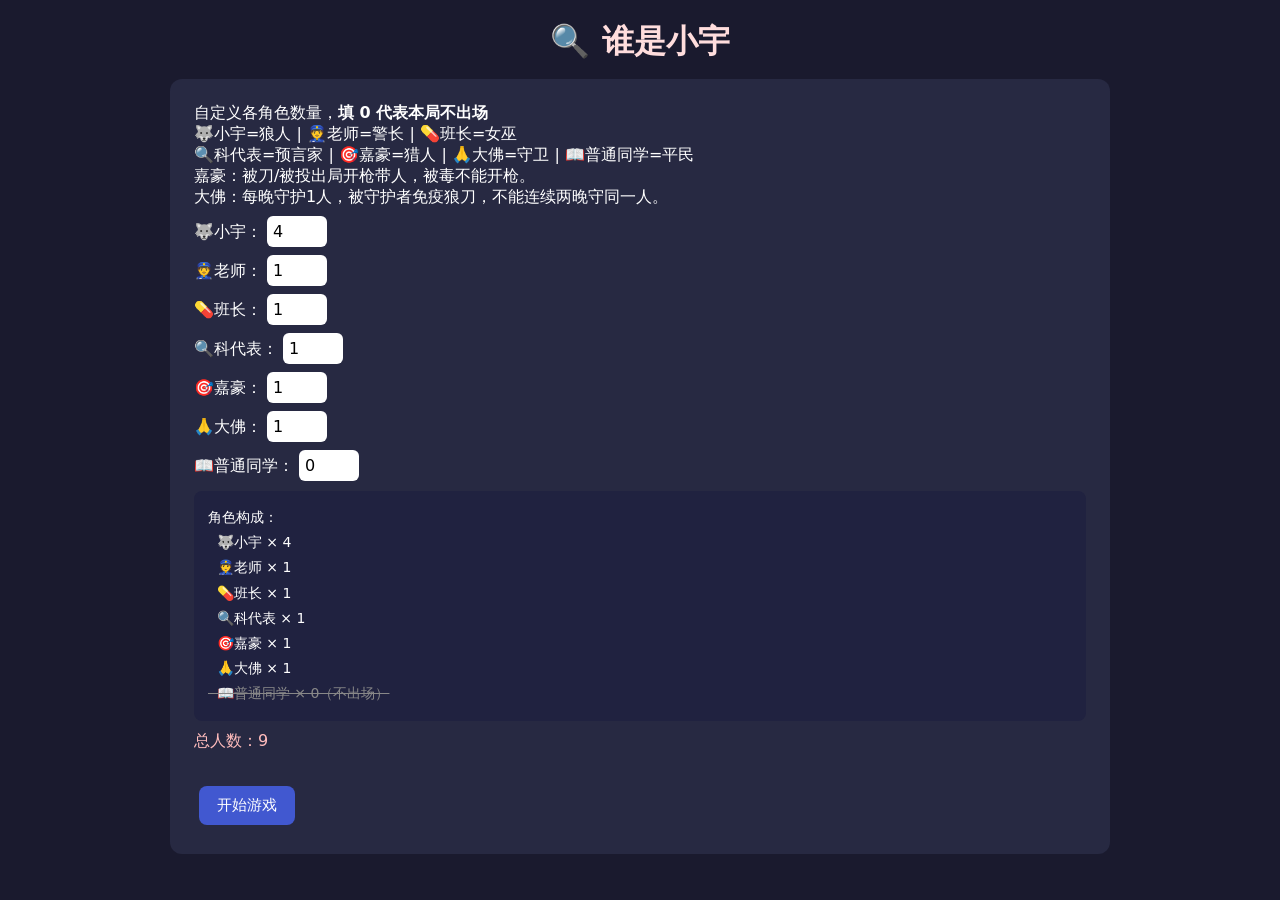
<file: 谁是小宇.html>
<!DOCTYPE html>
<html lang="zh-CN">
<head>
    <meta charset="UTF-8">
    <meta name="viewport" content="width=device-width, initial-scale=1.0">
    <title>谁是小宇</title>
    <style>
        * {
            margin: 0;
            padding: 0;
            box-sizing: border-box;
            font-family: system-ui, sans-serif;
        }
        body {
            background:#1a1a2e;
            color:#fff;
            padding:20px;
            max-width:980px;
            margin:0 auto;
        }
        .box{
            background:#272942;
            border-radius:12px;
            padding:24px;
            margin:15px 0;
        }
        button{
            background:#4158d0;
            color:white;
            border:none;
            padding:10px 18px;
            border-radius:8px;
            margin:5px;
            cursor:pointer;
            font-size:15px;
        }
        button:disabled{
            background:#444;
            color:#888;
            cursor:not-allowed;
        }
        .night{
            background:#0f1020 !important;
        }
        .player-card{
            display:inline-block;
            background:#353859;
            padding:12px;
            border-radius:10px;
            margin:6px;
            min-width:110px;
            text-align:center;
        }
        .dead{
            opacity:0.35;
            text-decoration:line-through;
        }
        h1{
            text-align:center;
            color:#ffdddd;
        }
        .setting-row{
            margin:8px 0;
        }
        input{
            padding:6px;
            width:60px;
            font-size:16px;
            border-radius:6px;
            border:none;
        }
        .identity-box{
            background:#202240;
            padding:40px 30px;
            border-radius:14px;
            text-align:center;
            font-size:20px;
            margin:10px 0;
            min-height:220px;
            display:flex;
            flex-direction:column;
            justify-content:center;
            align-items:center;
        }
        .identity-role{
            font-size:32px;
            margin:20px 0;
            color:#ffe082;
        }
        .tip{
            color:#ffbcbc;
            margin:10px 0;
        }
        .preview{
            background:#202240;
            padding:14px;
            border-radius:8px;
            margin:10px 0;
            font-size:14px;
            line-height:1.8;
        }
        .preview .off{
            color:#888;
            text-decoration:line-through;
        }
        .night-info{
            background:#2a2c4a;
            padding:14px;
            border-radius:8px;
            margin:10px 0;
            font-size:16px;
        }
        .role-reveal{
            background:#202240;
            padding:20px;
            border-radius:10px;
            margin:10px 0;
        }
    </style>
</head>
<body>
    <h1>🔍 谁是小宇</h1>
    <div class="box">
        <div id="start-area">
            <p>自定义各角色数量，<b>填 0 代表本局不出场</b><br/>
            🐺小宇=狼人 | 👮老师=警长 | 💊班长=女巫<br/>
            🔍科代表=预言家 | 🎯嘉豪=猎人 | 🙏大佛=守卫 | 📖普通同学=平民<br/>
            嘉豪：被刀/被投出局开枪带人，被毒不能开枪。<br/>
            大佛：每晚守护1人，被守护者免疫狼刀，不能连续两晚守同一人。</p>

            <div class="setting-row">
                <label>🐺小宇：</label>
                <input id="cntXiaoyu" type="number" min="0" max="10" value="4" oninput="updatePreview()">
            </div>
            <div class="setting-row">
                <label>👮老师：</label>
                <input id="cntTeacher" type="number" min="0" max="10" value="1" oninput="updatePreview()">
            </div>
            <div class="setting-row">
                <label>💊班长：</label>
                <input id="cntMonitor" type="number" min="0" max="10" value="1" oninput="updatePreview()">
            </div>
            <div class="setting-row">
                <label>🔍科代表：</label>
                <input id="cntRep" type="number" min="0" max="10" value="1" oninput="updatePreview()">
            </div>
            <div class="setting-row">
                <label>🎯嘉豪：</label>
                <input id="cntJiahao" type="number" min="0" max="10" value="1" oninput="updatePreview()">
            </div>
            <div class="setting-row">
                <label>🙏大佛：</label>
                <input id="cntDafo" type="number" min="0" max="10" value="1" oninput="updatePreview()">
            </div>
            <div class="setting-row">
                <label>📖普通同学：</label>
                <input id="cntStudent" type="number" min="0" max="10" value="0" oninput="updatePreview()">
            </div>
            <div class="preview" id="preview"></div>
            <div class="tip" id="sumTip"></div>
            <br>
            <button onclick="startGame()">开始游戏</button>
        </div>

        <div id="game-area" style="display:none;">
            <h3 id="phase-text">游戏阶段</h3>
            <div id="identity-view"></div>
            <div id="player-list"></div>
            <div id="action-area"></div>
        </div>
    </div>

<script>
const ROLE = {
    XIAOYU:"xiaoyu",
    TEACHER:"teacher",
    MONITOR:"monitor",
    REP:"rep",
    JIAHAO:"jiahao",
    DAFO:"dafo",
    STUDENT:"student"
}
let game = {
    players:[],
    phase:"identity",
    identityIndex:0,
    identityRevealed:false,
    nightCount:1,
    isMonitorHasHeal:true,
    isMonitorHasPoison:true,
    deadTonight:null,
    poisonedId:null,
    guardId:null,
    lastGuardId:null,
    gameOver:false,
    winner:null
}
const roleNameMap = {
    "xiaoyu":"🐺小宇",
    "teacher":"👮老师(警长)",
    "monitor":"💊班长(女巫)",
    "rep":"🔍科代表(预言家)",
    "jiahao":"🎯嘉豪(猎人)",
    "dafo":"🙏大佛(守卫)",
    "student":"📖普通同学"
}

function updatePreview(){
    const c = readCounts();
    const total = c.xiaoyu + c.teacher + c.monitor + c.rep + c.jiahao + c.dafo + c.student;
    document.getElementById("sumTip").innerText = `总人数：${total}`;

    const rows = [
        ["🐺小宇", c.xiaoyu],
        ["👮老师", c.teacher],
        ["💊班长", c.monitor],
        ["🔍科代表", c.rep],
        ["🎯嘉豪", c.jiahao],
        ["🙏大佛", c.dafo],
        ["📖普通同学", c.student]
    ];
    let html = "角色构成：<br/>";
    rows.forEach(r=>{
        if(r[1] > 0){
            html += `&nbsp;&nbsp;${r[0]} × ${r[1]}<br/>`;
        }else{
            html += `<span class="off">&nbsp;&nbsp;${r[0]} × 0（不出场）</span><br/>`;
        }
    });
    document.getElementById("preview").innerHTML = html;
}

function readCounts(){
    return {
        xiaoyu: Number(document.getElementById("cntXiaoyu").value)||0,
        teacher: Number(document.getElementById("cntTeacher").value)||0,
        monitor: Number(document.getElementById("cntMonitor").value)||0,
        rep: Number(document.getElementById("cntRep").value)||0,
        jiahao: Number(document.getElementById("cntJiahao").value)||0,
        dafo: Number(document.getElementById("cntDafo").value)||0,
        student: Number(document.getElementById("cntStudent").value)||0
    };
}

function startGame(){
    const c = readCounts();
    const total = c.xiaoyu + c.teacher + c.monitor + c.rep + c.jiahao + c.dafo + c.student;

    if(total <3 || total>11){
        alert("总人数必须 3-11 人！请调整角色数量");
        return;
    }
    if(c.xiaoyu <=0){
        alert("至少要有1个小宇！");
        return;
    }

    game = {
        players:[],
        phase:"identity",
        identityIndex:0,
        identityRevealed:false,
        nightCount:1,
        isMonitorHasHeal:true,
        isMonitorHasPoison:true,
        deadTonight:null,
        poisonedId:null,
        guardId:null,
        lastGuardId:null,
        gameOver:false,
        winner:null
    }

    const rolePool = [];
    for(let i=0;i<c.xiaoyu;i++) rolePool.push(ROLE.XIAOYU);
    for(let i=0;i<c.teacher;i++) rolePool.push(ROLE.TEACHER);
    for(let i=0;i<c.monitor;i++) rolePool.push(ROLE.MONITOR);
    for(let i=0;i<c.rep;i++) rolePool.push(ROLE.REP);
    for(let i=0;i<c.jiahao;i++) rolePool.push(ROLE.JIAHAO);
    for(let i=0;i<c.dafo;i++) rolePool.push(ROLE.DAFO);
    for(let i=0;i<c.student;i++) rolePool.push(ROLE.STUDENT);

    for(let i=rolePool.length-1;i>0;i--){
        const j = Math.floor(Math.random()*(i+1));
        [rolePool[i],rolePool[j]] = [rolePool[j],rolePool[i]];
    }
    for(let i=0;i<total;i++){
        game.players.push({
            id:i,
            name:`玩家${i+1}`,
            role:rolePool[i],
            alive:true
        })
    }
    document.getElementById("start-area").style.display="none";
    document.getElementById("game-area").style.display="block";
    renderGame();
    showIdentityView();
}

function showIdentityView(){
    game.phase = "identity";
    const idx = game.identityIndex;
    const progress = Math.min(idx + 1, game.players.length);
    document.getElementById("phase-text").innerText = `📋查看身份阶段（${progress}/${game.players.length}）`;

    if(idx >= game.players.length){
        game.phase = "night";
        document.getElementById("identity-view").innerHTML = "";
        renderGame();
        nightXiaoyuAction();
        return;
    }
    const p = game.players[idx];

    if(!game.identityRevealed){
        let html = `<div class="identity-box">
            <h3>⚠️其他人请闭眼！</h3>
            <p style="margin:16px 0;font-size:22px;">现在轮到：${p.name}</p>
            <p style="color:#aaa;font-size:14px;margin-bottom:16px;">确认周围没人偷看后，点击下方按钮</p>
            <button onclick="revealIdentity()">查看我的身份</button>
        </div>`;
        document.getElementById("identity-view").innerHTML = html;
    }else{
        let html = `<div class="identity-box">
            <h3>🔒${p.name}，你的身份是</h3>
            <div class="identity-role">${roleNameMap[p.role]}</div>
            <p style="color:#aaa;font-size:14px;margin-bottom:16px;">记住后点击下方按钮，交给下一位玩家</p>
            <button onclick="nextIdentity()">下一位玩家</button>
        </div>`;
        document.getElementById("identity-view").innerHTML = html;
    }
    document.getElementById("action-area").innerHTML = "";
    document.getElementById("player-list").innerHTML = "";
}

window.revealIdentity = function(){
    game.identityRevealed = true;
    showIdentityView();
}

window.nextIdentity = function(){
    game.identityIndex +=1;
    game.identityRevealed = false;
    showIdentityView();
}

function renderGame(){
    const phaseText = document.getElementById("phase-text");
    if(game.phase==="night"){
        document.body.classList.add("night");
        phaseText.innerText = `🌙第${game.nightCount}晚（夜晚行动）`;
    }else if(game.phase==="vote"){
        document.body.classList.remove("night");
        phaseText.innerText = `🗳️白天投票放逐阶段`;
    }else if(game.phase==="day"){
        document.body.classList.remove("night");
        phaseText.innerText = `☀️白天`;
    }
    let plHtml = "";
    game.players.forEach(p=>{
        let cls = p.alive?"player-card":"player-card dead";
        plHtml += `<div class="${cls}">${p.name}<br/>${p.alive?"✅存活":"💀已出局"}</div>`
    })
    document.getElementById("player-list").innerHTML = plHtml;
}

function getAlivePlayers(){
    return game.players.filter(p=>p.alive);
}

function nightXiaoyuAction(){
    if(game.gameOver) return;
    const alive = getAlivePlayers();
    const aliveXiaoyu = alive.filter(p=>p.role===ROLE.XIAOYU);
    if(aliveXiaoyu.length===0){
        checkWin();
        return;
    }
    const targets = alive.filter(p=>p.role!==ROLE.XIAOYU);
    if(targets.length===0){
        checkWin();
        return;
    }
    let html = `<h4>🐺小宇阵营，请选择今晚袭击的玩家</h4>`;
    targets.forEach(t=>{
        html += `<button onclick="xiaoyuKill(${t.id})">${t.name}</button>`
    })
    document.getElementById("action-area").innerHTML = html;
}

window.xiaoyuKill = function(pid){
    game.deadTonight = pid;
    nightDafoAction();
}

function nightDafoAction(){
    if(game.gameOver) return;
    const alive = getAlivePlayers();
    const dafo = alive.find(p=>p.role===ROLE.DAFO);
    if(!dafo){
        game.guardId = null;
        nightMonitorAction();
        return;
    }
    let html = `<h4>🙏大佛（守卫），请选择今晚守护的玩家</h4>`;
    html += `<div class="night-info">不能连续两晚守同一人${game.lastGuardId!==null?"（上一晚守的是："+game.players.find(x=>x.id===game.lastGuardId).name+"）":""}</div>`;
    alive.forEach(t=>{
        if(game.lastGuardId !== null && t.id === game.lastGuardId) return;
        html += `<button onclick="dafoGuard(${t.id})">${t.name}</button>`
    })
    document.getElementById("action-area").innerHTML = html;
}

window.dafoGuard = function(pid){
    game.guardId = pid;
    nightMonitorAction();
}

function nightMonitorAction(){
    if(game.gameOver) return;
    const alive = getAlivePlayers();
    const monitor = alive.find(p=>p.role===ROLE.MONITOR);
    if(!monitor){
        game.poisonedId=null;
        nightRepAction();
        return;
    }
    const victim = game.players.find(x=>x.id===game.deadTonight);
    const isGuarded = (game.guardId !== null && game.deadTonight === game.guardId);
    let html = `<h4>💊班长（女巫）行动</h4>`;
    html += `<div class="night-info">今晚被袭击：${victim?victim.name:"无人"}${isGuarded?"（已被大佛守护，无需救）":""}</div>`;
    html += `<button onclick="monitorSkip()">跳过行动</button>`;
    if(game.isMonitorHasHeal && victim && !isGuarded){
        html += `<button onclick="monitorHeal()">使用解药救${victim.name}</button>`
    }
    if(game.isMonitorHasPoison){
        html += `<br/><p style="margin-top:10px;">使用毒药毒杀：</p>`;
        alive.forEach(t=>{
            html += `<button onclick="monitorPoison(${t.id})">${t.name}</button>`
        })
    }
    document.getElementById("action-area").innerHTML = html;
}

window.monitorSkip = function(){
    game.poisonedId = null;
    nightRepAction();
}
window.monitorHeal = function(){
    game.isMonitorHasHeal = false;
    game.deadTonight = null;
    game.poisonedId = null;
    nightRepAction();
}
window.monitorPoison = function(pid){
    game.isMonitorHasPoison = false;
    game.poisonedId = pid;
    nightRepAction();
}

function nightRepAction(){
    if(game.gameOver) return;
    const alive = getAlivePlayers();
    const rep = alive.find(p=>p.role===ROLE.REP);
    if(!rep){
        endNight();
        return;
    }
    let html = `<h4>🔍科代表（预言家），选择查验一名玩家身份</h4>`;
    alive.forEach(t=>{
        if(t.id!==rep.id){
            html += `<button onclick="repCheck(${t.id})">${t.name}</button>`
        }
    })
    document.getElementById("action-area").innerHTML = html;
}

window.repCheck = function(pid){
    const target = game.players.find(x=>x.id===pid);
    const isXiaoyu = target.role === ROLE.XIAOYU;
    let html = `<div class="night-info">
        🔍科代表查验了 <b>${target.name}</b><br/>
        结果：<b style="color:${isXiaoyu?'#ff6b6b':'#6bff6b'};font-size:20px;">${isXiaoyu?"❗是小宇！":"✅不是小宇"}</b>
    </div>`;
    html += `<button onclick="endNight()">天亮了</button>`;
    document.getElementById("action-area").innerHTML = html;
}

function endNight(){
    let jiahaoNeedShoot = false;
    let nightDeathText = "";
    const isGuarded = (game.guardId !== null && game.deadTonight === game.guardId);

    if(game.deadTonight!==null){
        const victim = game.players.find(x=>x.id===game.deadTonight);
        if(isGuarded){
            nightDeathText += `${victim.name} 被大佛守护，躲过了狼刀。`;
        }else{
            victim.alive = false;
            nightDeathText += `${victim.name} 倒在了夜里。`;
            if(victim.role === ROLE.JIAHAO && game.poisonedId !== victim.id){
                jiahaoNeedShoot = true;
            }
        }
    }else{
        nightDeathText += "今晚无人被袭击。";
    }
    if(game.poisonedId !== null){
        const poisonTarget = game.players.find(x=>x.id===game.poisonedId);
        poisonTarget.alive = false;
        nightDeathText += ` ${poisonTarget.name} 被毒药毒死。`;
    }

    game.lastGuardId = game.guardId;
    game.guardId = null;
    game.deadTonight = null;

    checkWin();
    if(game.gameOver) return;
    if(jiahaoNeedShoot){
        renderGame();
        jiahaoShoot();
        return;
    }
    game.phase = "day";
    renderGame();
    let html = `<div class="night-info">☀️天亮了。${nightDeathText}</div>`;
    html += `<button onclick="startVote()">开始投票</button>`;
    document.getElementById("action-area").innerHTML = html;
}

function jiahaoShoot(){
    const alive = getAlivePlayers();
    let html = `<h4>🎯嘉豪（猎人）死亡，可以开枪带走一名存活玩家！</h4>`;
    alive.forEach(t=>{
        html += `<button onclick="jiahaoFire(${t.id})">${t.name}</button>`
    })
    document.getElementById("action-area").innerHTML = html;
}
window.jiahaoFire = function(pid){
    const target = game.players.find(x=>x.id===pid);
    target.alive = false;
    checkWin();
    if(game.gameOver) return;
    game.phase = "day";
    renderGame();
    let html = `<div class="night-info">🎯嘉豪开枪带走了 ${target.name}！</div>`;
    html += `<button onclick="startVote()">开始投票</button>`;
    document.getElementById("action-area").innerHTML = html;
}

function startVote(){
    game.phase = "vote";
    renderGame();
    const alive = getAlivePlayers();
    let html = `<h4>🗳️投票放逐：选出你怀疑是小宇的人</h4>`;
    alive.forEach(t=>{
        html += `<button onclick="voteTarget(${t.id})">${t.name}</button>`
    })
    document.getElementById("action-area").innerHTML = html;
}

window.voteTarget = function(pid){
    const target = game.players.find(x=>x.id===pid);
    target.alive = false;
    if(target.role === ROLE.JIAHAO){
        checkWin();
        if(game.gameOver) return;
        renderGame();
        jiahaoShoot();
        return;
    }
    checkWin();
    if(game.gameOver) return;
    game.nightCount++;
    game.phase = "night";
    game.poisonedId = null;
    renderGame();
    nightXiaoyuAction();
}

function checkWin(){
    const alive = getAlivePlayers();
    const aliveXiaoyu = alive.filter(p=>p.role===ROLE.XIAOYU).length;
    const aliveGood = alive.filter(p=>p.role!==ROLE.XIAOYU).length;
    if(aliveXiaoyu===0){
        game.gameOver=true;
        game.winner="good";
    }else if(aliveXiaoyu >= aliveGood){
        game.gameOver=true;
        game.winner="xiaoyu";
    }
    if(game.gameOver){
        showGameOver();
    }
}

function showGameOver(){
    let resText;
    if(game.winner==="good"){
        resText = "🎉好人阵营胜利！小宇已经被全部揪出来！";
    }else{
        resText = "💀小宇获得胜利！好人全部沦陷！";
    }
    let roleList = `<div class="role-reveal"><h4>【全部玩家身份】</h4>`;
    game.players.forEach(p=>{
        roleList += `<p>${p.name}: ${roleNameMap[p.role]} ${p.alive?"":"💀"}</p>`;
    })
    roleList += `</div>`;
    document.getElementById("action-area").innerHTML = `<h2>${resText}</h2>${roleList}<button onclick="location.reload()">重新开局</button>`;
    renderGame();
}

updatePreview();
</script>
</body>
</html>
</file>
<file: assets/arcade.css>
:root{color-scheme:dark;--bg:#15161a;--bg-2:#191a1f;--panel:#1d1e23;--panel-2:#23242a;--line:#303139;--line-soft:#27282f;--text:#f1eee9;--muted:#a5a4a1;--soft:#c9c6c0;--accent:#efa962;--accent-strong:#f5ba79;--green:#91b99f;--sans:"DM Sans","Noto Sans SC",-apple-system,BlinkMacSystemFont,"Segoe UI",sans-serif;--side-width:228px;--content:1370px;--header-height:68px;font-family:var(--sans);font-synthesis:none;text-rendering:optimizeLegibility;-webkit-font-smoothing:antialiased}
/* Native fonts keep the library usable without external font services. */
[hidden]{display:none!important}
*{box-sizing:border-box}html{min-width:320px;min-height:100%;scroll-behavior:smooth;scroll-padding-top:90px}body{margin:0;min-height:100vh;background:radial-gradient(ellipse at 76% 0%,#27241e35,transparent 48%),var(--bg);color:var(--text);font-size:13px;line-height:1.55}button,input,select{font:inherit}button,a{-webkit-tap-highlight-color:transparent}a{color:inherit;text-decoration:none}button{color:inherit;cursor:pointer}button:focus-visible,a:focus-visible,input:focus-visible,select:focus-visible{outline:2px solid var(--accent);outline-offset:3px}.icon{width:17px;height:17px;fill:none;stroke:currentColor;stroke-width:1.7;stroke-linecap:round;stroke-linejoin:round;flex:none}.sprite-sheet{position:absolute;width:0;height:0;overflow:hidden}.sr-only{position:absolute;width:1px;height:1px;padding:0;margin:-1px;overflow:hidden;clip:rect(0,0,0,0);white-space:nowrap;border:0}.skip-link{position:fixed;left:16px;top:-80px;z-index:100;background:var(--accent);color:#211911;padding:10px 18px;border-radius:6px}.skip-link:focus{top:12px}
.site-header{position:sticky;top:0;z-index:20;height:var(--header-height);background:#191a1feb;border-bottom:1px solid var(--line-soft);backdrop-filter:blur(18px);-webkit-backdrop-filter:blur(18px)}.header-inner{max-width:1700px;height:100%;padding:0 38px;margin:auto;display:flex;align-items:center;gap:44px}.brand{display:flex;align-items:center;gap:10px;flex:none;font-size:14px;font-weight:750;line-height:1.2}.brand-icon{width:32px;height:32px;display:grid;place-items:center;background:var(--accent);color:#201811;border-radius:9px}.brand-icon svg{width:22px;height:22px}.brand-soft{margin-left:5px;font-weight:550;color:var(--soft)}.brand small{display:block;color:#898783;font:600 7px/1.5 "DM Sans",sans-serif;letter-spacing:.18em}.header-nav{display:flex;align-items:stretch;align-self:stretch;gap:27px}.header-nav>a,.header-nav>button{position:relative;display:flex;align-items:center;padding:1px 0 0;border:0;background:transparent;color:#a9a7a2;font-size:11px;font-weight:550}.header-nav>.active,.header-nav>a:hover,.header-nav>button:hover{color:var(--text)}.header-nav>.active:after{content:"";position:absolute;left:0;right:0;bottom:0;height:2px;background:var(--accent);border-radius:2px 2px 0 0}.nav-new{width:5px;height:5px;margin-left:7px;border-radius:50%;background:var(--accent)}.header-actions{display:flex;align-items:center;gap:15px;margin-left:auto}.header-search{width:36px;height:34px;display:flex;align-items:center;justify-content:center;gap:7px;background:transparent;border:0;color:#aaa7a2}.header-search:hover{color:var(--text)}kbd{min-width:19px;padding:1px 5px;border:1px solid #393a40;border-radius:4px;color:#908e89;font:10px/1.5 "DM Sans",sans-serif;text-align:center}.accountbar{display:flex;align-items:center;gap:8px}.ab-dot{width:6px;height:6px;border-radius:50%;background:#74746f}.accountbar[data-state="ok"] .ab-dot{background:var(--green);box-shadow:0 0 9px #91b99f70}.accountbar .ab-btn{min-height:32px;padding:0 13px;border:1px solid #383941;border-radius:6px;background:#212227;color:#ddd9d2;font-size:10px;white-space:nowrap}.accountbar .ab-btn:hover{background:#292a30;border-color:#55555a}.accountbar .ab-ghost{background:transparent;color:#aaa}
.page-layout{max-width:1700px;margin:0 auto;padding:0 38px;display:grid;grid-template-columns:var(--side-width) minmax(0,1fr);gap:40px}.sidebar{position:relative;min-width:0;border-right:1px solid var(--line-soft)}.sidebar-sticky{position:sticky;top:calc(var(--header-height) + 24px);height:calc(100vh - var(--header-height) - 40px);min-height:570px;padding:27px 20px 16px 0;display:flex;flex-direction:column;overflow:auto;scrollbar-width:thin;scrollbar-color:#414147 transparent}.side-label{margin:0 0 10px 10px;color:#797974;font-size:9px;letter-spacing:.07em}.side-link,.side-category{position:relative;display:flex;align-items:center;gap:11px;width:100%;height:39px;padding:0 10px;border:0;border-radius:6px;background:transparent;color:#afada8;text-align:left;font-size:11px}.side-link:hover,.side-category:hover{background:#ffffff08;color:var(--text)}.side-link.active{background:#efa96218;color:#f0bd83}.side-link.active:before{content:"";position:absolute;left:0;top:10px;bottom:10px;width:2px;border-radius:2px;background:var(--accent)}.side-link>.icon,.side-category>.icon{width:15px;height:15px;color:#92918c}.side-link.active>.icon{color:var(--accent)}.side-number,.category-count{margin-left:auto;color:#777771;font-size:9px;font-variant-numeric:tabular-nums}.side-divider{height:1px;background:var(--line-soft);margin:16px 5px 17px}.side-category{height:34px;font-size:10.5px}.side-category[aria-pressed="true"]{color:var(--text)}.side-category[aria-pressed="true"]>.icon{color:var(--accent)}.sidebar-bottom{position:relative;overflow:hidden;margin-top:auto;padding:17px 13px 13px;border:1px solid #38353a;border-radius:8px;background:linear-gradient(140deg,#27231e,#211f20 70%)}.random-art{position:absolute;right:13px;top:0;width:73px;height:53px;color:#dd9a58;font-size:18px;opacity:.8}.random-art:after{content:"";position:absolute;right:21px;top:12px;width:28px;height:28px;border:1px solid #daa36572;transform:rotate(45deg)}.random-art span{position:absolute;right:31px;top:9px;z-index:1;font-size:16px}.sidebar-bottom h3{position:relative;margin:0 0 4px;font-size:11px}.sidebar-bottom p{margin:0 0 12px;color:#9b9791;font-size:9px}.random-button{height:33px;width:100%;display:flex;align-items:center;gap:8px;padding:0 9px;border:1px solid #63503e;border-radius:5px;background:#34291f;color:#eec28c;font-size:9px}.random-button:hover{background:#443525;border-color:#806443}.random-button>.icon:last-child{margin-left:auto;width:13px}.random-button>.icon:first-child{width:13px}.sidebar-small{display:block;margin:7px 0 0;color:#77736e;font-size:8px}.repo-link{margin-top:19px;padding:0 9px;color:#777771;font-size:8px;letter-spacing:.04em;display:flex;justify-content:space-between;align-items:center}.repo-link .icon{width:11px;height:11px}.repo-link:hover{color:#c9c6c0}
#main-content{min-width:0;max-width:var(--content);width:100%;padding:36px 0 26px;margin:0 auto}.intro{display:flex;align-items:flex-end;justify-content:space-between;gap:20px;margin-bottom:22px}.eyebrow,.section-kicker{display:flex;align-items:center;gap:8px;color:#aaa59d;font:600 8px/1.4 "DM Sans",sans-serif;letter-spacing:.19em}.eyebrow>span{width:5px;height:5px;border-radius:50%;background:var(--accent)}.intro h1{margin:11px 0 7px;font-size:28px;font-weight:700;line-height:1.35;letter-spacing:-.03em}.intro h1 span{color:#c4b9a8}.intro>div>p{margin:0;color:#a19f99;font-size:11px}.collection-stat{display:flex;align-items:flex-end;gap:8px;padding:0 1px 2px}.collection-stat strong{font-size:23px;font-weight:600;line-height:1;color:var(--accent)}.collection-stat strong span{font-size:10px;margin-left:3px}.collection-stat>span{padding-bottom:1px;color:#85837f;font-size:9px}
.featured-row{display:grid;grid-template-columns:minmax(0,1.53fr) minmax(250px,1fr);gap:13px;margin-bottom:34px}.feature-main,.feature-side{position:relative;display:block;min-width:0;overflow:hidden;border:1px solid #37363a;border-radius:8px;background:#1b1b1f}.feature-main{aspect-ratio:2.03}.feature-main>img,.feature-side>img{position:absolute;width:100%;height:100%;inset:0;object-fit:cover;transition:transform .55s cubic-bezier(.2,.7,.25,1)}.feature-main:hover>img,.feature-side:hover>img{transform:scale(1.035)}.feature-shade{position:absolute;inset:0;background:linear-gradient(90deg,#121414ea 0%,#171717ca 38%,#19191937 72%,#17171720),linear-gradient(0deg,#10110e99,transparent 48%)}.feature-content{position:absolute;left:27px;top:50%;width:min(66%,360px);transform:translateY(-50%)}.feature-badges{display:flex;align-items:center;gap:8px;color:#f0d9bb;font:550 8px/1.4 "DM Sans",sans-serif;letter-spacing:.08em}.feature-badges>span+span{padding-left:9px;border-left:1px solid #a19c9165}.new-badge{padding:4px 7px;border-radius:3px;background:#e8a75e;color:#26180d;font-size:8px;font-weight:750;letter-spacing:.02em}.feature-content h2{margin:13px 0 8px;color:#f5f0e6;font-size:25px;line-height:1.37;letter-spacing:-.03em}.feature-content h2 em{color:#efb76d;font-style:normal}.feature-content p{margin:0;color:#c4c0b6;font-size:9px;line-height:1.8}.feature-button{display:inline-flex;align-items:center;gap:9px;margin-top:13px;padding:7px 10px;border:1px solid #c6945c70;border-radius:4px;background:#281e15a8;color:#f0c58f;font-size:8px}.feature-button .icon{width:12px;height:12px;transition:transform .2s}.feature-main:hover .feature-button .icon{transform:translateX(3px)}.feature-index{position:absolute;right:14px;bottom:11px;color:#f1debf;font:9px "DM Sans",sans-serif;letter-spacing:.1em}.feature-index span{color:#ffffff80}.feature-side{aspect-ratio:1.45}.feature-side>img{filter:saturate(.8)}.feature-side:after{content:"";position:absolute;inset:0;background:linear-gradient(0deg,#101114ef 0,#101114aa 36%,transparent 76%),linear-gradient(90deg,#15151732,transparent)}.pick-badge{position:absolute;z-index:1;right:11px;top:11px;display:flex;align-items:center;gap:5px;padding:5px 8px;border:1px solid #fff2;border-radius:4px;background:#11131cbf;color:#e8dac6;font-size:8px}.pick-badge .icon{width:12px;height:12px;color:#e99c69}.feature-side-content{position:absolute;z-index:1;left:17px;right:17px;bottom:14px}.feature-side-content>span{color:#dcc7a9;font:600 7px "DM Sans",sans-serif;letter-spacing:.1em}.feature-side-content h2{margin:7px 0 12px;color:#f2ede7;font-size:18px;line-height:1.4}.feature-side-content>div{display:flex;align-items:center;justify-content:space-between;padding-top:9px;border-top:1px solid #ffffff26;font-size:9px}.round-arrow{width:24px;height:24px;display:grid;place-items:center;border:1px solid #ffffff45;border-radius:50%;color:#f1e9df}.round-arrow .icon{width:12px;height:12px}
.library{scroll-margin-top:calc(var(--header-height) + 20px)}.library-heading{display:flex;align-items:flex-end;justify-content:space-between;gap:17px}.section-kicker{color:#8e8c85;font-size:7px}.library-heading h2{margin:4px 0 0;font-size:19px;line-height:1.4;letter-spacing:-.02em}.library-heading h2 span{display:inline-grid;min-width:21px;height:19px;place-items:center;vertical-align:2px;margin-left:5px;padding:0 5px;border-radius:4px;background:#292a2d;color:#b7b4ad;font-size:9px;font-weight:500}.search-box{height:36px;width:min(315px,43%);display:flex;align-items:center;gap:9px;padding:0 10px;border:1px solid #3b3c41;border-radius:6px;background:#1d1e22;color:#aaa7a1}.search-box:focus-within{border-color:#b8895b;box-shadow:0 0 0 2px #efa96218}.search-box>.icon{width:14px;height:14px;color:#a7a39a}.search-box input{width:100%;min-width:0;border:0;outline:0!important;background:transparent;color:var(--text);font-size:10px}.search-box input::placeholder{color:#83817d}.search-box button{width:20px;height:23px;display:grid;place-items:center;border:0;background:transparent;color:#a5a29a}.search-box button .icon{width:13px;height:13px}.search-box kbd{margin-left:auto}.category-chips{display:flex;align-items:center;gap:6px;margin-top:17px;overflow:auto;scrollbar-width:none}.category-chips::-webkit-scrollbar{display:none}.category-chip{height:27px;flex:none;padding:0 10px;border:1px solid #36373b;border-radius:5px;background:#1e1f23;color:#b4b0aa;font-size:9px;transition:background .15s,border-color .15s,color .15s}.category-chip:hover{border-color:#60574c;color:var(--text)}.category-chip.active{border-color:#8a6645;background:#372b20;color:#f0bd83}.library-toolbar{height:49px;display:flex;align-items:center;justify-content:space-between;margin-top:2px;border-bottom:1px solid var(--line-soft)}.platform-filters{display:flex;align-items:center;gap:6px}.platform-filters button{height:27px;display:flex;align-items:center;gap:6px;padding:0 9px;border:1px solid transparent;border-radius:5px;background:transparent;color:#8d8b85;font-size:8.5px}.platform-filters button:hover{color:#d7d3cc}.platform-filters button.active{border-color:#36373c;background:#232428;color:#dad6ce}.platform-filters .icon{width:12px;height:12px}.sort-control{display:flex;align-items:center;gap:7px;color:#898780;font-size:8px}.sort-control select{max-width:103px;padding:4px 17px 4px 4px;border:0;background:#18191c;color:#c7c4be;font-size:9px}
.game-grid{display:grid;grid-template-columns:repeat(3,minmax(0,1fr));gap:13px;margin-top:15px}.game-card{position:relative;min-width:0;overflow:hidden;border:1px solid #323339;border-radius:7px;background:#1c1d21;transition:transform .2s,border-color .2s,background .2s;--card-accent:var(--accent)}.game-card:hover{transform:translateY(-2px);border-color:#5c5348;background:#202125}.game-card[hidden]{display:none!important}.card-main{display:block;height:100%}.cover{position:relative;overflow:hidden;aspect-ratio:16/9;background:#24242a}.cover:after{content:"";position:absolute;inset:48% 0 0;background:linear-gradient(0deg,#11121470,transparent);pointer-events:none}.cover img{display:block;width:100%;height:100%;object-fit:cover;transition:transform .45s cubic-bezier(.2,.7,.25,1)}.game-card:hover .cover img{transform:scale(1.035)}.cover-badge{position:absolute;left:10px;top:9px;z-index:1;padding:4px 7px;border:1px solid #ffffff27;border-radius:3px;background:#17181ac9;color:#f2d6b5;font-size:8px;font-weight:550}.cover-open{position:absolute;right:10px;bottom:9px;z-index:2;width:27px;height:27px;display:grid;place-items:center;border:1px solid #ffffff68;border-radius:50%;background:#191817b8;color:#fff0da;opacity:0;transform:translateY(4px);transition:opacity .2s,transform .2s}.cover-open .icon{width:12px;height:12px}.game-card:hover .cover-open,.game-card:focus-within .cover-open{opacity:1;transform:translateY(0)}.card-body{padding:11px 12px 10px}.card-genre{display:flex;align-items:center;justify-content:space-between;color:#a49f96;font-size:8px}.card-genre>span{color:#8a8882}.card-body h3{margin:5px 0 5px;overflow:hidden;color:#f0ede7;font-size:12px;font-weight:650;line-height:1.5;text-overflow:ellipsis;white-space:nowrap}.card-body>p{height:34px;display:-webkit-box;overflow:hidden;-webkit-box-orient:vertical;-webkit-line-clamp:2;margin:0;color:#aaa8a2;font-size:9px;line-height:1.8}.card-tags{height:23px;display:flex;align-items:end;gap:5px;overflow:hidden}.card-tags span{flex:none;padding:2px 6px;border:1px solid #34353a;border-radius:3px;color:#a9a6a0;font-size:7px;line-height:1.5}.card-bottom{height:31px;display:flex;align-items:end;justify-content:space-between;gap:5px;margin-top:4px;padding-top:7px;border-top:1px solid #303137;color:#aaa69e;font-size:8px}.card-bottom>span{display:flex;align-items:center;gap:5px;min-width:0}.card-bottom .icon{width:12px;height:12px;color:var(--card-accent)}.card-bottom .card-action{color:#e4c091}.card-bottom .card-action .icon{width:11px;height:11px;color:inherit;transition:transform .15s}.game-card:hover .card-action .icon{transform:translateX(2px)}.favorite-button{position:absolute;top:8px;right:8px;z-index:3;width:29px;height:29px;display:grid;place-items:center;border:1px solid #ffffff31;border-radius:50%;background:#141517b8;color:#eee9df;opacity:0;transition:opacity .15s,background .15s,color .15s}.game-card:hover .favorite-button,.game-card:focus-within .favorite-button,.favorite-button[aria-pressed="true"]{opacity:1}.favorite-button .icon{width:13px;height:13px}.favorite-button[aria-pressed="true"]{background:#33251f;color:#f2a36e}.favorite-button[aria-pressed="true"] .icon{fill:#f2a36e}.favorite-button:hover{background:#3d2921;color:#ffc28c}.game-card.is-favorite .cover:before{content:"";position:absolute;left:0;top:0;bottom:0;z-index:1;width:2px;background:#e69768}.empty-state{margin:23px 0 30px;padding:38px 18px;text-align:center;border:1px dashed #45444a;border-radius:8px;background:#1a1a1e}.empty-state>div{width:42px;height:42px;display:grid;place-items:center;margin:0 auto 10px;border:1px solid #393a40;border-radius:50%;color:#b8aa92}.empty-state h3{margin:0 0 6px;font-size:14px}.empty-state p{margin:0;color:#a6a29b;font-size:10px}.empty-state button{display:inline-flex;align-items:center;gap:8px;margin-top:17px;padding:7px 10px;border:1px solid #6a533d;border-radius:5px;background:#33271e;color:#efbd83;font-size:9px}.empty-state button .icon{width:13px;height:13px}.active-view{display:flex;align-items:center;justify-content:space-between;margin:14px 0 4px;padding:8px 10px;border-left:2px solid var(--accent);background:#24221f;color:#d4c7b5;font-size:9px}.active-view button{display:inline-flex;align-items:center;gap:5px;border:0;background:transparent;color:#adaba4;font-size:8px}.active-view button:hover{color:#fff}.active-view .icon{width:11px;height:11px}.collection-end{display:flex;align-items:center;justify-content:center;gap:12px;margin:26px 0 24px;color:#898780;font-size:8px}.collection-end span{width:37px;height:1px;background:#38383c}.download-strip{display:flex;align-items:center;gap:13px;padding:13px 15px;border:1px solid #423a32;border-radius:7px;background:linear-gradient(100deg,#2a241e,#24201d 48%,#211f1f)}.download-strip-icon{width:32px;height:32px;display:grid;place-items:center;border:1px solid #70573d;border-radius:6px;background:#34281f;color:#e6b77e}.download-strip-icon .icon{width:15px;height:15px}.download-strip>div:nth-child(2){min-width:0}.download-strip>div:nth-child(2)>span{color:#e2c49e;font-size:9px;font-weight:600}.download-strip p{margin:3px 0 0;color:#aaa59d;font-size:8px}.download-strip>a{display:flex;align-items:center;gap:7px;flex:none;margin-left:auto;color:#efbd83;font-size:8px}.download-strip>a .icon{width:13px;height:13px}.download-strip>a:hover{color:#ffdaa8}.status-note{display:flex;align-items:center;gap:7px;margin:16px 0 0;color:#777670;font-size:8px}.status-dot{width:5px;height:5px;border-radius:50%;background:#84ab91}.status-separator{color:#504f4d}.site-footer{display:flex;align-items:center;justify-content:space-between;gap:16px;margin-top:14px;padding-top:13px;border-top:1px solid #292a2f}.footer-brand{font-size:9px;font-weight:650}.footer-brand span{padding-left:7px;color:#777670;font:600 7px "DM Sans",sans-serif;letter-spacing:.14em}.site-footer>div:first-child>p{margin:4px 0 0;color:#82807b;font-size:8px}.footer-right{display:flex;align-items:center;gap:18px;color:#898780;font-size:8px}.footer-right a,.footer-right button{display:flex;align-items:center;gap:5px;border:0;background:transparent;color:inherit;font-size:inherit}.footer-right a:hover,.footer-right button:hover{color:#e2c49e}.footer-right .icon{width:11px;height:11px}.credits{margin-top:12px;padding:9px 0;border-top:1px solid #292a2f;color:#85827c;font-size:9px}.credits summary{cursor:pointer}.credits p{max-width:850px;margin:9px 0;line-height:1.9}.toast{position:fixed;z-index:55;left:50%;bottom:22px;transform:translate(-50%,12px);padding:9px 15px;border:1px solid #64513e;border-radius:6px;background:#29221c;color:#f0c58f;font-size:10px;opacity:0;pointer-events:none;transition:opacity .18s,transform .18s}.toast.visible{opacity:1;transform:translate(-50%,0)}
.gate{position:fixed;inset:0;z-index:50;display:grid;place-items:center;overflow:auto;padding:18px;background:#0c0d10ce;backdrop-filter:blur(7px)}.gate[hidden]{display:none!important}.gate-card{position:relative;width:min(440px,100%);padding:27px;border:1px solid #3c3d42;border-radius:10px;background:#202126;box-shadow:0 25px 90px #0009}.gate-x{position:absolute;top:12px;right:12px;width:30px;height:30px;border:1px solid #3c3d42;border-radius:50%;background:#27282d;color:#bcb8b0;font-size:16px}.gate-card h2{margin:0 37px 6px 0;font-size:19px}.gate-sub{margin:0 0 17px;color:#aaa69d;font-size:10px}.gate-tabs{display:flex;gap:6px;margin:15px 0}.gate-tabs button{min-width:70px;padding:6px 13px;border:1px solid #3b3c41;border-radius:5px;background:#292a2f;color:#aaa;font-size:10px}.gate-tabs button.on{border-color:#8d6843;background:#382a1f;color:#efbd83}.gate-form{display:grid;gap:12px}.gate-form[hidden],.gate-panel[hidden]{display:none!important}.gate-form>label{display:grid;gap:5px;color:#c5c1ba;font-size:10px}.gate-form input{height:37px;padding:0 10px;border:1px solid #404149;border-radius:5px;background:#191a1e;color:#eee;font-size:11px}.gate-form input:focus{border-color:#b7844e;outline:0}.gate-form .lab{display:flex;gap:6px}.gate-form .opt{color:#8e8b84}.gate-tip,.gate-foot{margin:0;color:#939088;font-size:9px}.gate-msg{min-height:0;margin:0;color:#e4a186;font-size:9px}.gate-msg:empty{display:none}.gate-msg.ok{color:#a3c3a4}.gate-submit{height:37px;border:1px solid var(--accent);border-radius:5px;background:var(--accent);color:#241a12;font-weight:650;font-size:10px}.gate-submit:hover{background:#f8bd7f}.gate-info{margin:14px 0}.gate-info>div{display:flex;justify-content:space-between;gap:16px;padding:7px 0;border-bottom:1px solid #3c3d42;font-size:9px}.gate-info dt{color:#99958d}.gate-info dd{margin:0;color:#ddd8ce;text-align:right}.gate-info dd.hot{color:#efb674}.gate-foot{margin-top:13px}
@media(min-width:1500px){#main-content{padding-left:14px;padding-right:14px}.game-grid{gap:15px}.card-body{padding:12px 14px 11px}.game-grid{grid-template-columns:repeat(4,minmax(0,1fr))}.featured-row{grid-template-columns:minmax(0,1.65fr) minmax(255px,1fr)}}
@media(max-width:1150px){.header-inner{padding:0 25px;gap:30px}.page-layout{padding:0 25px;grid-template-columns:196px minmax(0,1fr);gap:27px}.sidebar-sticky{padding-right:13px}.game-grid{grid-template-columns:repeat(2,minmax(0,1fr))}.featured-row{grid-template-columns:minmax(0,1.4fr) minmax(220px,.9fr)}.feature-content{left:20px}.feature-content h2{font-size:22px}}
@media(max-width:760px){:root{--header-height:59px}.header-inner{padding:0 17px;gap:15px}.brand{font-size:12px}.brand-icon{width:29px;height:29px}.header-nav{gap:14px;overflow:hidden}.header-nav>a,.header-nav>button{font-size:9px;white-space:nowrap}.header-nav button[data-platform="download"]{display:none}.header-actions{gap:8px}.header-search{width:28px}.header-search kbd{display:none}.accountbar .ab-dot{display:none}.accountbar .ab-btn{height:29px;min-height:29px;padding:0 9px;font-size:9px}.page-layout{display:block;padding:0 19px}.sidebar{position:sticky;top:var(--header-height);z-index:10;width:calc(100% + 38px);margin:0 -19px;padding:0 19px;overflow:auto;border-right:0;border-bottom:1px solid #2b2c31;background:#191a1eee;backdrop-filter:blur(14px);scrollbar-width:none}.sidebar::-webkit-scrollbar{display:none}.sidebar-sticky{height:53px;min-height:0;width:max-content;min-width:100%;padding:8px 0;display:flex;flex-direction:row;align-items:center;gap:5px;overflow:visible}.side-label,.side-divider,.sidebar-bottom,.repo-link{display:none}.side-link,.side-category{width:auto;height:35px;flex:none;gap:6px;padding:0 9px;border:1px solid transparent;border-radius:5px;font-size:9px}.side-link.active:before{left:5px;top:4px;bottom:4px}.side-link.active{padding-left:12px}.side-link .icon,.side-category .icon{width:13px;height:13px}.side-number,.category-count{display:none}#main-content{padding:24px 0 23px}.intro{margin-bottom:18px}.intro h1{font-size:24px}.intro>div>p{font-size:9px}.collection-stat strong{font-size:20px}.collection-stat>span{max-width:75px;font-size:8px;line-height:1.4}.featured-row{grid-template-columns:minmax(0,1.35fr) minmax(170px,.9fr);gap:9px;margin-bottom:28px}.feature-main{aspect-ratio:1.55}.feature-content{left:14px;width:77%}.feature-content h2{margin:10px 0 6px;font-size:18px}.feature-content p{font-size:8px}.feature-button{margin-top:9px;font-size:7px}.feature-side{aspect-ratio:1.03}.feature-side-content{left:11px;right:11px;bottom:11px}.feature-side-content h2{font-size:15px}.feature-side-content>span{font-size:6px}.feature-side-content>div{font-size:8px}.pick-badge{right:7px;top:7px;padding:4px 6px;font-size:7px}.feature-index{display:none}.library-heading h2{font-size:17px}.search-box{height:33px;width:min(250px,49%);gap:7px;padding:0 8px}.search-box input{font-size:9px}.search-box kbd{display:none}.category-chips{margin-top:13px}.library-toolbar{height:45px}.game-grid{gap:10px;margin-top:12px}.card-body{padding:9px 10px 8px}.card-body h3{font-size:11px}.card-body>p{font-size:8px;height:30px}.card-genre,.card-bottom{font-size:7px}.card-tags{height:20px}.card-tags span{font-size:6.5px}.favorite-button{opacity:1;width:25px;height:25px;top:6px;right:6px;background:#141517a8}.download-strip{padding:11px 12px}.status-note{flex-wrap:wrap;font-size:7px}.site-footer{flex-wrap:wrap}.site-footer>div:first-child{width:100%;min-width:0}.footer-right{max-width:100%;flex-wrap:wrap;gap:10px}}
@media(max-width:470px){.header-inner{gap:9px;padding:0 12px}.brand{gap:7px;font-size:11px}.brand-icon{width:26px;height:26px;border-radius:7px}.brand-icon svg{width:18px}.brand small{font-size:6px}.header-nav{gap:10px;margin-left:2px}.header-nav>a,.header-nav>button{font-size:8px}.header-nav>a:nth-child(2){display:none}.header-actions{gap:4px}.accountbar .ab-btn{padding:0 7px;font-size:8px}.page-layout{padding:0 13px}.sidebar{width:calc(100% + 26px);margin:0 -13px;padding:0 13px}.side-link,.side-category{gap:5px;padding:0 7px;font-size:8px}.side-link.active{padding-left:10px}#main-content{padding-top:20px}.intro h1{font-size:21px}.intro>div>p{max-width:240px;font-size:8px}.collection-stat{display:block;text-align:right}.collection-stat strong{font-size:18px}.collection-stat>span{display:block;max-width:84px;font-size:7px}.featured-row{grid-template-columns:1fr;gap:9px}.feature-main{aspect-ratio:1.75}.feature-side{aspect-ratio:1.9}.feature-side>img{object-position:50% 39%}.feature-side-content h2{font-size:16px;margin:5px 0 8px}.feature-side-content>span{font-size:7px}.feature-side-content{left:14px;right:14px;bottom:11px}.library-heading{align-items:flex-start;flex-direction:column;gap:9px}.search-box{width:100%;height:36px}.search-box kbd{display:block}.category-chips{margin-right:-13px;padding-right:13px}.platform-filters{gap:2px}.platform-filters button{padding:0 6px;font-size:7px}.platform-filters .icon{width:10px}.sort-control{gap:4px;font-size:7px}.sort-control select{max-width:82px;font-size:8px}.game-grid{grid-template-columns:repeat(2,minmax(0,1fr));gap:8px}.card-body{padding:8px 8px 7px}.card-body h3{font-size:10px}.card-genre{font-size:6.5px}.card-body>p{font-size:7px;line-height:1.7;height:27px}.card-tags{gap:3px}.card-tags span{padding:1px 4px}.card-bottom{font-size:6.5px;gap:2px}.card-bottom>span{gap:3px}.card-bottom .icon{width:10px;height:10px}.card-action{font-size:6.5px}.favorite-button{width:23px;height:23px}.cover-badge{top:6px;left:6px;padding:3px 5px;font-size:7px}.download-strip{align-items:flex-start;gap:8px}.download-strip-icon{width:27px;height:27px}.download-strip>div:nth-child(2)>span{font-size:8px}.download-strip p{max-width:230px;font-size:7px}.download-strip>a{gap:3px;font-size:7px;white-space:nowrap}.download-strip>a .icon{width:10px}.status-note{gap:5px}.footer-right{flex-wrap:wrap;justify-content:flex-start;font-size:7px}.gate-card{padding:22px 18px}}
@media(prefers-reduced-motion:reduce){html{scroll-behavior:auto}*,*:before,*:after{animation-duration:.01ms!important;animation-iteration-count:1!important;transition-duration:.01ms!important}}


/* Readable type for the library, with tighter cards on compact displays. */
.header-nav>a,.header-nav>button{font-size:12px}.accountbar .ab-btn{font-size:11px}
.side-label{font-size:10px}.side-link{font-size:12px}.side-category{font-size:11px}
.intro h1{font-size:30px}.intro>div>p{font-size:12px}
.feature-content h2{font-size:30px}.feature-content p{font-size:11px}.feature-button{font-size:10px;padding:8px 12px}.feature-badges{font-size:9px}.feature-content{width:72%}
.feature-side-content h2{font-size:23px}.feature-side-content>span{font-size:8px}.feature-side-content>div{font-size:11px}
.library-heading h2{font-size:22px}.category-chip{height:31px;font-size:11px}.search-box{height:39px}.search-box input{font-size:12px}
.platform-filters button{font-size:10px}.sort-control,.sort-control select{font-size:10px}.library-toolbar{height:53px}
.card-body{padding:13px 14px 12px}.card-genre{font-size:9px}.card-body h3{font-size:15px}.card-body>p{height:42px;font-size:11.5px;line-height:1.8}.card-tags{height:28px}.card-tags span{font-size:8px}.card-bottom{height:35px;font-size:9px}.card-action{font-size:9px}
.download-strip>div:nth-child(2)>span{font-size:11px}.download-strip p{font-size:10px}.download-strip>a{font-size:10px}.status-note{font-size:9px}.footer-brand{font-size:11px}.footer-right{font-size:9px}.site-footer>div:first-child>p{font-size:9px}
@media(max-width:1150px){.feature-content h2{font-size:24px}.feature-content p{font-size:10px}.feature-button{font-size:9px}.feature-side-content h2{font-size:21px}}
@media(max-width:760px){.header-nav>a,.header-nav>button{font-size:10px}.accountbar .ab-btn{font-size:10px}.side-link,.side-category{font-size:10px}.intro h1{font-size:25px}.intro>div>p{font-size:11px}.feature-content h2{font-size:22px}.feature-content p{font-size:9px}.feature-button{font-size:8px;padding:6px 9px}.feature-badges{font-size:8px}.feature-side-content h2{font-size:19px}.feature-side-content>span{font-size:7px}.feature-side-content>div{font-size:10px}.library-heading h2{font-size:21px}.search-box input{font-size:11px}.card-body{padding:11px 12px}.card-body h3{font-size:14px}.card-body>p{height:38px;font-size:10.5px}.card-genre{font-size:8px}.card-bottom{font-size:8px}.card-action{font-size:8px}}
@media(max-width:470px){.header-nav>a,.header-nav>button{font-size:8px}.accountbar .ab-btn{font-size:8px}.side-link,.side-category{font-size:9px}.intro h1{font-size:22px}.intro>div>p{font-size:9px}.feature-content h2{font-size:21px}.feature-content p{font-size:9px}.feature-button{font-size:8px}.feature-badges{font-size:7px}.feature-side-content h2{font-size:18px}.feature-side-content>div{font-size:9px}.library-heading h2{font-size:19px}.category-chip{height:30px;padding:0 10px;font-size:10px}.platform-filters button{font-size:8px}.sort-control,.sort-control select{font-size:8px}.card-body{padding:9px 9px 8px}.card-body h3{font-size:12px}.card-body>p{height:36px;font-size:10px}.card-genre{font-size:8px}.card-tags{height:25px}.card-tags span{font-size:7px}.card-bottom{font-size:7px}.card-action{font-size:7px}.download-strip>div:nth-child(2)>span{font-size:9px}.download-strip p{font-size:8px}.download-strip>a{font-size:8px}.status-note{font-size:8px}}
</file>
<file: games/60-seconds-reatomized/detail.css>
:root{color-scheme:dark;--bg:#0b101b;--panel:#111a28;--line:#243044;--fg:#f5f4ef;--muted:#98a5b9;--orange:#f7a65b;--soft:#c5cfdd}*{box-sizing:border-box}html{scroll-behavior:smooth;scroll-padding-top:32px}body{margin:0;background:radial-gradient(ellipse at 78% 12%,#172335 0,transparent 40%),var(--bg);color:var(--fg);font-family:Inter,-apple-system,BlinkMacSystemFont,"Segoe UI","PingFang SC","Microsoft YaHei",sans-serif;font-size:15px;line-height:1.7}a{color:inherit;text-decoration:none}button{font:inherit}button,a{-webkit-tap-highlight-color:transparent}a:focus-visible,button:focus-visible,summary:focus-visible{outline:2px solid var(--orange);outline-offset:5px}button{cursor:pointer}svg{display:block}.shell{max-width:1240px;margin:0 auto;padding:0 40px}.topbar{height:96px;display:flex;align-items:center;justify-content:space-between}.brand{display:flex;align-items:center;gap:10px;font-weight:750;letter-spacing:.02em}.brand-icon{font-size:31px;line-height:1;color:var(--orange)}.brand-en{font-size:10px;font-weight:650;letter-spacing:.19em;color:var(--muted);margin-left:4px}.back{font-size:12px;color:var(--soft);display:flex;gap:20px}.back:hover,.text-link:hover,.resource-link:hover,.resources a:hover{color:var(--orange)}.breadcrumb{border-top:1px solid var(--line);display:flex;gap:12px;align-items:center;color:var(--muted);padding-top:23px;font-size:11px}.breadcrumb span:last-child{color:#d9e0e9}.hero{display:grid;grid-template-columns:1fr 1fr;gap:55px;align-items:center;padding:44px 0 54px}.eyebrow{display:flex;align-items:center;gap:9px;font-size:10px;font-weight:650;letter-spacing:.16em;color:var(--orange);margin:0 0 16px}.eyebrow>span{width:6px;height:6px;background:var(--orange);border-radius:50%}h1,h2,h3,p{margin-top:0}h1{margin:0;line-height:.94;letter-spacing:-.07em}.seconds{display:block;font-size:clamp(78px,8.4vw,114px);font-weight:850;color:var(--orange)}.seconds>span{font-size:.59em;letter-spacing:-.09em;color:var(--fg)}.edition{display:block;font-size:clamp(43px,5vw,66px);letter-spacing:-.035em;margin-top:18px}.english-title{font-size:12px;letter-spacing:.17em;margin:22px 0;color:#e1d4c5}.lede{font-size:15px;line-height:1.9;color:var(--muted);margin-bottom:23px}.tags{display:flex;gap:8px;flex-wrap:wrap}.tags span{font-size:10px;letter-spacing:.02em;border:1px solid #334052;border-radius:5px;padding:3px 10px;color:var(--soft)}.hero-actions{display:flex;align-items:center;gap:25px;flex-wrap:wrap;margin-top:31px}.button{display:inline-flex;align-items:center;justify-content:center;gap:12px;padding:13px 20px;border-radius:8px;font-size:13px;font-weight:750;transition:background .2s,transform .2s}.button:hover{transform:translateY(-2px)}.primary{background:var(--orange);color:#20150f;border:1px solid var(--orange);box-shadow:0 6px 24px #f7a65b13}.primary:hover{background:#ffb975}.primary svg{width:18px;height:18px;stroke:currentColor;stroke-width:1.7;fill:none;stroke-linecap:round;stroke-linejoin:round}.text-link{font-size:12px;display:inline-flex;gap:12px;align-items:center;color:#d0dae7}.download-meta{font-size:10px;margin:15px 0 0;color:var(--muted);letter-spacing:.04em}.download-meta span{padding:0 7px}.cover{border:1px solid #3c4549;border-radius:13px;overflow:hidden;position:relative;box-shadow:0 24px 90px #0004}.cover>svg{width:100%;height:auto}.cover-corner{position:absolute;left:22px;top:20px;color:#b2b9ac;font-family:monospace;font-size:8px;letter-spacing:.12em;display:flex;gap:7px;align-items:center}.status-dot{width:5px;height:5px;display:inline-block;background:#eeb968;border-radius:50%;box-shadow:0 0 8px #eeb96870}.compat-note{display:flex;align-items:center;gap:16px;border:1px solid #384044;background:#191e26;border-radius:10px;padding:18px 22px}.note-icon{flex:0 0 24px;border:1px solid #af976f;color:#e4b777;border-radius:50%;text-align:center;width:24px;height:24px;line-height:22px;font-family:serif;font-weight:700;font-size:14px}.compat-note p{font-size:12px;line-height:1.8;color:var(--muted);margin:0}.compat-note strong{color:#e6d0b2;font-weight:650}.compat-note>a{font-size:11px;margin-left:auto;white-space:nowrap;color:#e8bf8d;display:flex;gap:15px}.section-nav{margin-top:48px;display:flex;gap:31px;border-bottom:1px solid var(--line);font-size:12px;color:var(--muted)}.section-nav a{padding:0 0 16px;position:relative}.section-nav a:first-child{color:var(--fg)}.section-nav a:first-child:after{content:"";position:absolute;bottom:-1px;left:0;right:0;height:2px;background:var(--orange)}.section-nav a:hover{color:var(--orange)}.detail-layout{display:grid;grid-template-columns:minmax(0,1fr) 285px;gap:65px;align-items:start}.section{padding-top:44px;padding-bottom:43px;border-bottom:1px solid var(--line)}.section-heading{display:flex;align-items:center;gap:16px;margin-bottom:20px}.section-no{display:inline-flex;align-items:center;justify-content:center;width:37px;height:37px;flex:0 0 37px;border:1px solid #39404c;border-radius:8px;color:var(--orange);font-family:monospace;font-size:13px}.section-heading .eyebrow{font-size:8px;margin:0 0 4px;color:var(--muted);letter-spacing:.16em}.section h2{font-size:23px;letter-spacing:-.02em;margin:0;line-height:1.25}.section-intro{font-size:12px;color:var(--muted);margin-bottom:27px}.step{display:grid;grid-template-columns:22px minmax(0,1fr);gap:16px;margin-top:27px}.step-num{font-size:11px;line-height:22px;text-align:center;height:22px;border-radius:50%;border:1px solid #34445a;color:#c3cfde}.step h3{font-size:14px;margin:0 0 7px;line-height:1.6}.step p{font-size:12px;line-height:1.8;color:var(--muted);margin-bottom:12px}.code-block{position:relative;border:1px solid #28354a;background:#080e18;border-radius:7px;padding:16px;overflow:hidden}.code-block pre{margin:0;overflow:auto;padding-right:51px;line-height:1.8;scrollbar-width:thin}.code-block code{font-family:"SFMono-Regular",Consolas,"Liberation Mono",monospace;font-size:10px;color:#d7dfe9;white-space:pre}.copy{position:absolute;top:12px;right:12px;color:#abb8c9;background:#192334;border:1px solid #354155;border-radius:4px;font-size:9px;padding:3px 8px;transition:background .15s}.copy:hover{color:var(--fg);background:#2a3749}.step .small{font-size:10px;margin:10px 0 0}.small code{font-family:monospace;color:#cbd7e7}.requirements{display:grid;grid-template-columns:1fr 1fr 1fr;gap:12px;margin-top:26px;margin-bottom:24px}.requirements>div{border:1px solid #29354a;border-radius:8px;background:#101827;padding:17px 15px}.req-icon{display:block;color:var(--orange);font-size:20px;margin-bottom:12px;line-height:1}.requirements h3{font-size:12px;margin-bottom:8px}.requirements p{font-size:10px;color:var(--muted);margin:0;line-height:1.9}details{border-top:1px solid var(--line);font-size:12px;padding:17px 0}summary{cursor:pointer;color:#d5dfed;font-weight:600;list-style:none;display:flex;align-items:center;justify-content:space-between;gap:12px}summary::-webkit-details-marker{display:none}summary:after{content:"+";font-size:20px;line-height:1;color:var(--muted);font-weight:400}details[open] summary:after{content:"−"}details p{font-size:11px;color:var(--muted);margin:13px 0 0;line-height:1.9}details .text-link{font-size:10px;margin-top:13px}.resource-link{display:flex;justify-content:space-between;padding:15px 17px;border:1px solid #2d3e54;border-radius:6px;background:#121c2b;color:#aabbd0;font-size:11px;margin-top:8px}.file-list{margin-top:26px}.file-list>div{display:flex;align-items:baseline;gap:20px;justify-content:space-between;border-bottom:1px solid #1f2a3b;padding:12px 0;font-size:10px}.file-list code{color:#d4deec;font-family:monospace;font-size:11px;overflow-wrap:anywhere}.file-list span{color:var(--muted);text-align:right;flex:0 0 47%}.resources{display:flex;gap:18px;flex-wrap:wrap;font-size:10px;color:#aebed1;margin-top:22px}.resources a{display:flex;gap:7px}.checksum{margin-top:13px;padding:17px;border:1px solid #29354a;border-radius:7px}.checksum>div{display:flex;align-items:center;justify-content:space-between;position:relative;margin-bottom:10px}.checksum>div>span{font-family:monospace;color:var(--muted);font-size:9px;letter-spacing:.1em}.checksum .copy{position:static}.checksum>code{font-family:monospace;font-size:11px;line-height:1.8;color:#d4dfed;overflow-wrap:anywhere}.download-panel{position:sticky;top:25px;margin-top:44px;padding:25px;background:linear-gradient(145deg,#1c2635,#101824);border:1px solid #364052;border-radius:11px}.panel-top{display:flex;align-items:center;gap:10px;font-size:7px;color:#b4b4ab;letter-spacing:.1em;margin-bottom:26px}.tiny-mark{font-size:21px;font-weight:850;letter-spacing:-.08em;color:var(--orange);line-height:1}.download-panel h2{font-size:28px;line-height:1.5;letter-spacing:-.03em;margin:0 0 10px}.download-panel>p{font-size:10px;color:var(--muted);margin:0}.download-panel dl{margin:25px 0}.download-panel dl>div{display:flex;align-items:baseline;justify-content:space-between;gap:10px;padding:10px 0;border-bottom:1px solid #2b3545;font-size:10px}.download-panel dt{color:var(--muted)}.download-panel dd{margin:0;color:#dce3ec}.download-panel .pending{color:#e2b981}.download-panel .button{width:100%;font-size:12px;padding:12px}.release-link{display:flex;align-items:center;justify-content:center;gap:10px;font-size:9px;color:var(--muted);margin-top:15px}.release-link:hover{color:var(--fg)}.more{margin-top:58px;background:linear-gradient(110deg,#192537,#111a28);border:1px solid #2d3a4d;border-radius:11px;padding:31px;display:flex;align-items:center;justify-content:space-between;gap:25px}.more .eyebrow{font-size:8px;color:var(--muted);margin-bottom:9px}.more h2{font-size:23px;margin:0 0 9px;letter-spacing:-.03em}.more p:last-child{font-size:11px;color:var(--muted);margin:0}.secondary{border:1px solid #41516a;color:#e7edf5;background:#1a2638;font-size:11px}.secondary:hover{background:#26364c}footer{display:flex;align-items:center;justify-content:space-between;gap:20px;height:120px;color:var(--muted)}footer .brand{font-size:12px;color:#d0dae7}footer .brand-en{font-size:8px}footer>span{font-size:9px}.toast{position:fixed;bottom:26px;left:50%;transform:translate(-50%,15px);border:1px solid #50634f;background:#1b2e25;color:#d8eddc;border-radius:7px;font-size:12px;padding:10px 18px;opacity:0;pointer-events:none;transition:opacity .18s,transform .18s;z-index:5}.toast.visible{opacity:1;transform:translate(-50%,0)}.skip{position:absolute;left:20px;top:-80px;background:var(--orange);color:#20150f;padding:10px 20px;border-radius:6px;z-index:10}.skip:focus{top:15px}@media(min-width:1500px){.hero{gap:80px}}@media(max-width:1000px){.shell{padding:0 28px}.hero{gap:30px}.seconds{font-size:88px}.edition{font-size:51px}.hero-actions{gap:15px}.hero-actions .button{padding:12px 15px;font-size:12px}.hero-actions .text-link{font-size:10px}.detail-layout{gap:30px;grid-template-columns:minmax(0,1fr) 245px}.download-panel{padding:21px}.file-list>div{display:block}.file-list span{display:block;text-align:left;margin-top:5px}.requirements{gap:8px}.requirements>div{padding:15px 11px}}@media(max-width:760px){.shell{padding:0 22px}.topbar{height:78px}.brand{font-size:14px}.brand-en{font-size:8px}.back{font-size:10px;gap:8px}.hero{grid-template-columns:1fr;padding-top:32px;gap:33px}.hero-copy{max-width:520px}.seconds{font-size:96px}.edition{font-size:53px}.hero .eyebrow{font-size:9px}.english-title{font-size:11px}.lede{font-size:14px}.hero-actions .button{font-size:13px;padding:13px 19px}.hero-actions .text-link{font-size:12px}.cover{max-width:600px;width:100%;aspect-ratio:1.28;align-self:start}.cover>svg{height:100%;object-fit:cover}.compat-note{align-items:flex-start;padding:17px;gap:12px;flex-wrap:wrap}.compat-note p{flex:1;font-size:11px}.compat-note>a{margin:0 0 0 36px;font-size:10px}.section-nav{gap:26px;margin-top:34px;overflow:auto;white-space:nowrap;font-size:11px}.detail-layout{display:flex;flex-direction:column;gap:0}.details{width:100%}.download-panel{position:static;width:100%;margin-top:35px;max-width:none}.download-panel h2 br{display:none}.download-panel dl{display:grid;grid-template-columns:1fr 1fr;gap:0 28px}.panel-top{margin-bottom:15px}.download-panel .button{max-width:300px}.release-link{justify-content:flex-start}.requirements{gap:10px}.requirements>div{padding:16px 13px}.more{margin-top:35px;padding:24px}.more h2{font-size:20px}.more .button{padding:11px 15px;white-space:nowrap}.section{padding-top:34px;padding-bottom:33px}.step{gap:11px}.file-list>div{display:flex}.file-list span{margin:0;text-align:right}footer{height:auto;min-height:110px;flex-wrap:wrap;gap:8px;padding-top:30px!important;padding-bottom:30px!important}}@media(max-width:420px){.shell{padding:0 17px}.brand-en{display:none}.breadcrumb{gap:8px;font-size:10px}.hero-actions{gap:18px}.requirements{grid-template-columns:1fr}.requirements>div{display:grid;grid-template-columns:22px 1fr;gap:0 10px}.req-icon{grid-row:1/3;margin-top:3px}.requirements h3{margin-bottom:4px}.requirements p{font-size:11px}.step{grid-template-columns:19px minmax(0,1fr)}.code-block{padding:13px 11px}.code-block pre{padding-right:44px}.code-block code{font-size:9px}.copy{right:8px;top:9px}.file-list>div{display:block}.file-list span{display:block;text-align:left;margin-top:4px}.more{display:block}.more .button{margin-top:20px}.section-nav{gap:22px}}@media(prefers-reduced-motion:reduce){html{scroll-behavior:auto}*,*:before,*:after{transition:none!important}}
</file>
<file: games/emberwatch/style.css>
@font-face{font-family:EmberPixel;src:url("assets/ember-pixel.woff") format("woff");font-display:swap}
@font-face{font-family:ForestSans;src:url("assets/forest-sans.woff") format("woff");font-weight:100 600;font-display:swap}
@font-face{font-family:ForestSans;src:url("assets/forest-bold.woff") format("woff");font-weight:650 1000;font-display:swap}
:root{color-scheme:dark;--bg:#111411;--panel:#1b201c;--inner:#151a16;--line:#343b32;--line-soft:#30362e;--ink:#f4f2e8;--muted:#a2aa9d;--dim:#828d80;--amber:#f4a754;--teal:#78d4be;--pixel:EmberPixel,"Courier New",monospace;--mono:"IBM Plex Mono","Cascadia Mono",ui-monospace,"Courier New",monospace;--body:ForestSans,"PingFang SC","Microsoft YaHei","Noto Sans CJK SC",system-ui,sans-serif}
*{box-sizing:border-box}
[hidden]{display:none!important}
html{min-height:100%;background:var(--bg)}
body{margin:0;color:var(--ink);background:radial-gradient(ellipse at 70% 27%,#1b21194a,transparent 65%),var(--bg);font-family:var(--body);font-size:14px;-webkit-tap-highlight-color:transparent}
button,a,kbd{font:inherit}
button{color:inherit;border:0;cursor:pointer;background:none}
button:focus-visible,a:focus-visible,[tabindex]:focus-visible{outline:2px solid #ffcc7e;outline-offset:4px}
button:disabled{cursor:default}
a{color:inherit;text-decoration:none}
h1,h2,h3,p{margin:0}
button, a{touch-action:manipulation}
i[data-icon]{font-style:normal;display:inline-flex;align-items:center;justify-content:center;flex-shrink:0}
i[data-icon]>svg{width:1em;height:1em;display:block;fill:none;stroke:currentColor;stroke-width:1.65;stroke-linecap:round;stroke-linejoin:round}
img[data-art],.pixel-img{image-rendering:pixelated;object-fit:contain}
.wrap{width:calc(100% - clamp(48px,8.4vw,150px));max-width:1456px;margin-inline:auto}
.mast{height:76px;background:#171a17;border-bottom:1px solid var(--line-soft)}
.mast-inner,.brand,.nav,.mast-actions,.nav-item,.sound-button,.page-head,.title-line,.duration-wrap,.duration-label,.durations,.status-pill,.kicker,.panel-title,.panel-title h2,.profile,.meter-row,.meter-row span,.counters>div,.counters>div>span,.equipment-row,.eq-name,.field-toolbar,.run-readout,.wave-chip,.timer-chip,.field-actions,.field-button,.primary,.ghost,.biome-id,.field-foot,.area-name,.field-mode,.controls-panel,.controls-title,.key-guide,.keys,.guide-more,.field-tip,.tip-mark,.footer,.footer>span,.head-note,.dash-readout,.touch-guide,.dialog-actions,.modal-stats,.history-row,.codex-count{display:flex;align-items:center}
.mast-inner{height:100%;gap:clamp(32px,5.5vw,100px)}
.brand{gap:12px;flex:none}
.brand-icon{width:38px;height:43px;object-fit:contain;filter:drop-shadow(0 0 9px #db761c22)}
.brand-type{display:flex;flex-direction:column;gap:4px}
.brand-type strong{font-size:23px;font-weight:900;letter-spacing:1.2px;line-height:1.13}
.brand-type small{font:8px/1.1 var(--pixel);color:var(--amber);letter-spacing:2px;padding-left:1px}
.nav{align-self:stretch;gap:11px}
.nav-item{align-self:stretch;position:relative;gap:9px;padding:0 15px;color:#acb2a7;font-size:14px;font-weight:600;transition:background .17s,color .17s}
.nav-item i{font-size:18px}
.nav-item:hover{color:#f3deb9;background:#ffffff04}
.nav-item.is-active{color:var(--amber)}
.nav-item.is-active:after{content:"";height:3px;position:absolute;bottom:-1px;left:10px;right:10px;background:var(--amber);box-shadow:0 -3px 10px #ee9e4922}
.mast-actions{margin-left:auto}
.sound-button{gap:9px;background:#1d211d;border:1px solid var(--line);padding:8px 12px;min-height:35px;color:#c2c8b9;font-size:12px;letter-spacing:.4px;border-radius:4px}
.sound-button i{font-size:16px;color:var(--amber)}
.sound-button[aria-pressed=false] i{color:var(--muted)}
.sound-button:hover,.guide-more:hover,.tip-next:hover{color:#fff0d0;border-color:#79623f}
.page-head{justify-content:space-between;gap:18px;margin:29px 0 19px;min-height:59px}
.kicker,.biome-id,.panel-title>small,.field-foot small,.footer>span:first-child,.head-note b,.eq-code,.mini-kicker{font-family:var(--mono);font-weight:600}
.kicker{gap:10px;color:var(--amber);font-size:10px;letter-spacing:2.2px;line-height:1;margin-bottom:9px}
.kicker b{width:21px;height:4px;display:inline-block;background:repeating-linear-gradient(90deg,var(--amber) 0 4px,transparent 4px 7px)}
.title-line{gap:14px}
h1{font-size:clamp(29px,2.35vw,38px);font-weight:900;line-height:1.22;letter-spacing:1px}
.status-pill{gap:7px;font-size:11px;font-weight:500;line-height:1.4;color:#acc9a5;background:#273226;border:1px solid #3b4b34;border-radius:3px;padding:3px 8px;letter-spacing:.4px}
.status-pill b{width:5px;height:5px;background:#91ba75}
.status-pill.paused{background:#372e20;color:#e3bc7b;border-color:#594a30}
.status-pill.paused b{background:#d7a658}
.duration-wrap{gap:13px;align-self:flex-end;margin-bottom:4px}
.duration-label{gap:6px;color:var(--muted);font-size:12px}
.duration-label i{font-size:14px}
.durations{gap:3px;padding:3px;background:#181c18;border:1px solid var(--line);border-radius:5px}
.durations button{font-size:13px;font-family:var(--mono);font-weight:700;min-height:30px;padding:3px 12px;border:1px solid transparent;border-radius:2px;line-height:1}
.durations button span{font-family:var(--body);font-size:11px;font-weight:500}
.durations button:not(.selected){color:#a8b1a3}
.durations button:not(:disabled):hover{background:#302b20}
.durations button.selected{background:#3a2e20;color:#ffbf72;border-color:#705232}
.durations button:disabled:not(.selected){opacity:.45}
.dashboard{display:grid;grid-template-columns:minmax(0,1fr) clamp(251px,22%,318px);gap:17px;align-items:stretch}
.arena-card,.side-panel,.controls-panel,.codex-card,.history-panel,.record-stat,.empty-state{border:1px solid var(--line);border-radius:5px;background:var(--panel);box-shadow:0 3px 10px #0000000f}
.arena-card{position:relative;display:flex;flex-direction:column;min-width:0;border-color:#48503f;overflow:hidden;background:#111711}
.arena{isolation:isolate;position:relative;aspect-ratio:1.94;flex:1 1 auto;min-height:340px;overflow:hidden;background:#1d3929;touch-action:none;outline:0}
.arena:focus-visible{outline:2px solid #dcb063;outline-offset:-3px}
#field{display:block;position:absolute;inset:0;width:100%;height:100%;image-rendering:pixelated}
.field-shade,.field-corners,.field-toolbar,.lobby,.active-hud,.touch-ui,.game-layer{position:absolute;inset:0}
.field-shade{pointer-events:none;background:linear-gradient(180deg,#06110828 0%,transparent 16%,transparent 76%,#07100c19 100%);box-shadow:inset 0 0 40px #0713091c}
.field-corners{pointer-events:none;z-index:3}
.field-corners b{position:absolute;width:17px;height:17px;border:0 solid #d8c18c;opacity:.75}
.field-corners b:nth-child(1){top:5px;left:5px;border-width:2px 0 0 2px}
.field-corners b:nth-child(2){top:5px;right:5px;border-width:2px 2px 0 0}
.field-corners b:nth-child(3){bottom:5px;left:5px;border-width:0 0 2px 2px}
.field-corners b:nth-child(4){bottom:5px;right:5px;border-width:0 2px 2px 0}
.field-toolbar{inset:15px 15px auto;justify-content:space-between;align-items:flex-start;z-index:4;pointer-events:none}
.run-readout,.field-actions{gap:6px}
.wave-chip,.timer-chip,.field-button{height:32px;gap:8px;padding:0 10px;line-height:1;color:#f5eee0;border:1px solid #b1bd954f;border-radius:3px;background:#101810e8;box-shadow:0 2px #0e1b1190}
.wave-chip{border-color:#b8ab704f}
.wave-chip i{color:#efac65;font-size:15px}
.wave-chip span{font-size:11px;color:#d5d7c5}
.wave-chip strong,.timer-chip strong{font:10px var(--pixel);letter-spacing:.7px}
.timer-chip i{font-size:14px;color:#d3d7bf}
.field-button{width:32px;justify-content:center;padding:0;font-size:16px;pointer-events:auto}
.field-button:hover{background:#353b22;color:#ffd594}
.lobby{z-index:2;inset:auto 0 0;display:flex;align-items:flex-end;justify-content:space-between;gap:20px;padding:55px clamp(20px,2.3vw,38px) 25px;background:linear-gradient(0deg,#0a100ef5 0%,#0a110edf 18%,#09100eb0 45%,#09100e55 74%,transparent 100%);pointer-events:none}
.biome-id{gap:8px;color:#ffd194;font-size:10px;letter-spacing:1.8px;line-height:1}
.biome-id span{width:6px;height:6px;background:#ffae54;box-shadow:0 0 7px #ffac5444}
.biome-id b{opacity:.58;font-weight:400}
.biome-info h2{font-size:clamp(30px,2.55vw,42px);font-weight:950;line-height:1.27;letter-spacing:2px;margin:7px 0 5px;text-shadow:2px 2px #132014}
.biome-info p{font-size:12px;color:#d1d4c6;letter-spacing:.4px;line-height:1.5}
.primary,.ghost{font-size:14px;font-weight:750;justify-content:center;gap:10px;padding:11px 20px;min-height:43px;line-height:1.3;border:1px solid transparent;border-radius:3px}
.primary{position:relative;color:#271d10;background:#f4a74f;border-color:#ffd18a;box-shadow:inset 0 -3px #dc873b,inset 0 1px #ffd79c,0 3px 0 #382616}
.primary:hover{background:#ffba65;border-color:#ffe3ad}
.primary:active{transform:translateY(1px);box-shadow:inset 0 -1px #cd833f}
.primary i{font-size:15px}
.primary i[data-icon=play] svg{fill:currentColor;stroke:none}
.start{pointer-events:auto;flex-shrink:0;font-size:16px;letter-spacing:1px;min-height:47px;margin-bottom:2px}
.start kbd{font:13px var(--mono);border:1px solid #8e622b66;border-radius:2px;line-height:15px;padding:0 3px;color:#765020;align-self:center}
.field-foot{justify-content:space-between;gap:12px;min-height:37px;padding:0 15px;background:#1b211b;border-top:1px solid #3d4537;font-size:11px}
.area-name{gap:8px}
.area-name i{color:#bdba91;font-size:13px}
.area-name strong{font-size:11px;color:#c7cdbb;font-weight:600}
.area-name span{color:#616c5c;margin:0 2px}
.area-name small{font-size:9px;letter-spacing:1.4px;color:#94a28c}
.field-mode{gap:6px;color:#a7b39c}
.field-mode i{font-size:13px;color:#92b083}
.sidebar{display:flex;flex-direction:column;min-width:0;gap:13px}
.side-panel{padding:15px 18px 14px}
.panel-title{justify-content:space-between;gap:8px}
.panel-title h2,.controls-title h2{font-size:15px;line-height:1.4;letter-spacing:.5px;font-weight:750}
.panel-title h2{gap:9px}
.panel-title h2 i,.controls-title i{color:var(--amber);font-size:16px}
.panel-title>small{color:#869380;font-size:9px;letter-spacing:1.55px}
.profile{gap:13px;margin:17px 0}
.portrait{width:56px;height:56px;flex-shrink:0;display:grid;place-items:center;background:radial-gradient(ellipse at 50% 80%,#58422a,#302b20 80%);border:1px solid #695134;box-shadow:inset 0 0 0 3px #27271f;overflow:hidden}
.portrait img{width:50px;height:50px;align-self:end}
.profile h3{font-size:17px;font-weight:800;letter-spacing:1px;line-height:1.3;margin-bottom:5px}
.level-chip,.eq-code{font:9px/1.15 var(--mono);font-weight:700;letter-spacing:.5px;background:#303124;border:1px solid #4b4934;color:#dec58c;padding:2px 5px;border-radius:2px}
.meter-row{justify-content:space-between;font-size:11px;line-height:1.4;color:#c9cfbf;margin-bottom:6px}
.meter-row span{gap:6px}
.meter-row i{font-size:12px}
.meter-row i[data-icon=heart]{color:#e28b7f}.meter-row i[data-icon=spark]{color:#74cbbb}
.meter-row strong{font:11px var(--mono);letter-spacing:.2px;font-weight:700;color:#e2e5d8}
.meter-row em{font-style:normal;color:#8e9c86;font-weight:400}
.meter{height:7px;background:#2d342d;position:relative;overflow:hidden}
.meter b{display:block;height:100%;transition:width .15s}
.meter.life b{background:#d97b66;border-top:1px solid #edac87;width:100%}
.meter.exp b{background:#78bba9;border-top:1px solid #afe2cc;width:0}
.meter:after{content:"";position:absolute;inset:0;background:repeating-linear-gradient(90deg,transparent 0,transparent calc(10% - 2px),#1a201abc calc(10% - 2px),#1a201abc 10%);pointer-events:none}
.xp-label{margin-top:13px}
.counters{display:grid;grid-template-columns:1fr 1fr;margin-top:17px;padding-top:12px;border-top:1px solid var(--line-soft)}
.counters>div{justify-content:space-between;padding-right:13px;gap:3px}
.counters>div+div{border-left:1px solid var(--line-soft);padding:0 0 0 13px}
.counters>div>span{gap:5px;font-size:11px;color:var(--muted)}
.counters i{font-size:14px;color:#c7b996}
.counters i[data-icon=diamond]{color:#72c7b6}
.counters strong{font:11px var(--pixel);letter-spacing:.55px;color:#e3e5d8}
.equipment{flex:1;min-height:0;display:flex;flex-direction:column}
.equipment .panel-title>small{font:10px var(--mono);background:#2c332a;padding:2px 5px;border-radius:2px;letter-spacing:.6px}
.equipment-list{display:flex;flex-direction:column;margin-top:12px;overflow:auto;scrollbar-width:thin;scrollbar-color:#525d4b #171c17;max-height:165px}
.equipment-row{min-height:55px;gap:12px;padding:8px 0}
.equipment-row+.equipment-row{border-top:1px solid var(--line-soft)}
.equipment-row:first-child{padding-top:2px}
.equipment-row:last-child{padding-bottom:0}
.equipment-icon,.upgrade-icon{flex-shrink:0;display:grid;place-items:center;image-rendering:pixelated;position:relative}
.equipment-icon{width:39px;height:39px;background:#302c20;border:1px solid #574932;border-radius:3px}
.equipment-icon.aqua{background:#1e302a;border-color:#375347}
.equipment-icon.violet{background:#2c2630;border-color:#55405e}
.equipment-icon img{width:31px;height:31px;object-fit:contain;image-rendering:pixelated}
.eq-body{flex:1;min-width:0}
.eq-name{justify-content:space-between;gap:4px}
.eq-name strong{font-weight:650;font-size:13px}
.eq-body p{font-size:11px;color:#9da794;margin-top:3px;line-height:1.6}
.eq-code{font-size:9px;background:none;border:0;color:#c9b798;padding:0;letter-spacing:.2px}
.controls-panel{margin-top:17px;gap:clamp(17px,2.25vw,40px);min-height:64px;padding:12px 20px}
.controls-title{gap:9px;flex-shrink:0;padding-right:clamp(14px,1.7vw,30px);border-right:1px solid #3b4136}
.controls-title i{font-size:20px}
.controls-title h2{font-size:14px;white-space:nowrap}
.key-guide{gap:8px;color:#b2bba9;font-size:12px;white-space:nowrap}
.keys{gap:3px}
.key-guide kbd,.modal-body kbd{display:inline-flex;align-items:center;justify-content:center;min-width:22px;height:23px;padding:0 4px;background:#2b3029;border:1px solid #464c40;border-bottom:2px solid #4e5548;border-radius:3px;color:#d4dbc9;font:11px var(--mono);font-weight:650}
.key-guide .arrows kbd{font-family:system-ui;font-size:12px}
.key-guide .wide-key{font-size:10px;letter-spacing:.5px;padding-inline:7px}
.or{font-family:var(--mono);font-size:11px;color:#727d6b}
.guide-more{margin-left:auto;gap:5px;color:#b7ac8f;font-size:11px;white-space:nowrap;padding:6px 0}
.guide-more i{font-size:13px}
.touch-guide{display:none;gap:8px;color:var(--muted);font-size:12px}
.field-tip{gap:12px;min-height:51px;color:#a1aa98;font-size:12px;line-height:1.6}
.tip-mark{color:#dfb16e;flex-shrink:0;font-weight:600;gap:6px}
.tip-mark i{font-size:16px}
.tip-next{color:#88937f;font-size:13px;padding:5px;display:grid;place-items:center}
.footer{justify-content:space-between;border-top:1px solid #2c322a;padding:17px 0 20px;color:#8c9685;gap:16px}
.footer>span{gap:7px;font-size:10px}
.footer>span:first-child{font-size:9px;letter-spacing:1.8px;color:#839079}
.footer i{font-size:12px}
.footer-flame{width:5px;height:5px;background:#899776;box-shadow:2px -2px #899776;transform:rotate(45deg)}
.active-hud{pointer-events:none;inset:auto 14px 12px;justify-content:space-between;gap:10px;font-size:10px;z-index:2}
.dash-readout,#goal-readout{gap:5px;background:#101810dd;border:1px solid #8c97734f;border-radius:3px;color:#dae2c9;padding:4px 7px;line-height:1.3}
.dash-readout img{width:16px;height:16px}.dash-readout b{font-weight:500}
#goal-readout:empty{display:none}
.wave-notice{position:absolute;top:18%;left:50%;transform:translate(-50%,-3px);color:#ffda90;background:#191f14df;border:1px solid #b99a5780;border-radius:2px;padding:6px 14px;text-align:center;font-size:13px;font-weight:650;letter-spacing:.7px;opacity:0;transition:opacity .18s,transform .18s;pointer-events:none;z-index:4;white-space:nowrap}
.wave-notice.show{opacity:1;transform:translate(-50%,0)}
.boss-hud{position:absolute;top:15px;left:50%;transform:translateX(-50%);background:#1b151bea;border:1px solid #8e6981;padding:4px 9px;width:min(26%,190px);text-align:center;z-index:3;color:#f2d2e2;font-size:10px;letter-spacing:1px}
.boss-hud>div{margin-top:3px;height:4px;background:#473646}.boss-hud b{display:block;background:#cf8aba;height:100%}
.game-layer,.global-layer{z-index:8;display:flex;align-items:center;justify-content:center;background:#0a100de0;backdrop-filter:blur(2px);padding:12px;overflow:auto}
.game-layer{background:#0a100dd6}
.global-layer{position:fixed;inset:0;z-index:20}
.dialog{color:var(--ink);background:#1c221c;border:1px solid #57604b;border-top:2px solid #d7a257;border-radius:4px;box-shadow:0 12px 48px #0007;max-width:100%;padding:22px 25px;text-align:center;position:relative;max-height:100%;overflow:auto;scrollbar-width:thin}
.dialog h2{font-size:25px;line-height:1.4;letter-spacing:1px;margin:5px 0 7px;font-weight:850}
.mini-kicker{color:var(--amber);font-size:9px;letter-spacing:2px}
.dialog p{font-size:13px;line-height:1.7;color:#b4bfab}
.dialog-actions{justify-content:center;gap:8px;margin-top:18px;flex-wrap:wrap}
.ghost{background:#2b3229;border-color:#4c5747;color:#e0e5d6;min-height:41px;font-size:12px}
.ghost:hover{background:#384036;border-color:#73826b}
.text-action{color:#b8b491;font-size:12px;text-decoration:underline;text-underline-offset:3px;padding:8px}
.modal-stats{gap:20px;justify-content:center;border-block:1px solid var(--line);padding:9px 0;margin-top:13px}
.modal-stats>span{display:grid;gap:5px;color:var(--muted);font-size:10px}
.modal-stats strong{font:12px var(--pixel);color:#f7dcad}
.upgrade-dialog{width:660px}
.upgrade-cards{display:grid;grid-template-columns:repeat(3,minmax(0,1fr));gap:9px;margin-top:16px}
.upgrade-card{position:relative;background:#222a22;border:1px solid #4b5946;border-radius:3px;text-align:left;display:flex;flex-direction:column;align-items:flex-start;padding:12px}
.upgrade-card:hover,.upgrade-card:focus-visible{border-color:#f3b268;background:#363323}
.upgrade-top{display:flex;justify-content:space-between;align-items:center;width:100%;color:#d2be8d;font:10px var(--mono)}
.upgrade-top kbd{border:1px solid #545e4e;border-radius:2px;font:9px var(--mono);padding:2px 4px;color:#adba9f}
.upgrade-icon{width:42px;height:42px;margin:8px 0;background:#1b211a;border:1px solid #404938}
.upgrade-icon img{width:33px;height:33px;image-rendering:pixelated;object-fit:contain}
.upgrade-card strong{color:#f4e8ca;font-size:15px}
.upgrade-card small{color:#b1bba6;font-size:11px;line-height:1.65;margin-top:4px}
.reroll{margin-top:10px;color:#dbbb82;font-size:11px;display:inline-flex;align-items:center;gap:6px;min-height:26px}
.reroll:disabled{color:#83907b}
.guide-dialog{max-width:470px;text-align:left}
.close-dialog{position:absolute;right:12px;top:12px;color:#c3ccba;font-size:20px;width:30px;height:30px;display:grid;place-items:center}
.modal-body{margin-top:15px;display:grid;gap:12px}
.modal-body>div{padding:0 0 10px;border-bottom:1px solid var(--line-soft)}
.modal-body h3{font-size:14px;color:#e5cb9c;line-height:1.4;margin-bottom:4px}
.modal-body p{font-size:12px}
.touch-ui{pointer-events:none;z-index:3}
.stick,#touch-dash{position:absolute;opacity:.74;background:#111a1488;border:1px solid #d5e2c7aa;border-radius:50%;display:grid;place-items:center}
.stick{width:62px;height:62px;bottom:16px;left:18px}
.stick>b{background:#c7d3bb88;border:1px solid #e2ebd2aa;border-radius:50%;width:25px;height:25px}
#touch-dash{bottom:20px;right:18px;width:48px;height:48px;pointer-events:auto;color:#ffe0a3;font-size:23px;touch-action:none}
#touch-dash.cooling{opacity:.4}
.head-note{gap:8px;font-size:12px;color:var(--muted)}
.head-note b{font-size:10px;color:#a99161;margin:0 4px}
.codex-grid{display:grid;grid-template-columns:repeat(3,minmax(0,1fr));gap:15px;padding-bottom:30px}
.codex-card{overflow:hidden;display:flex;flex-direction:column}
.specimen{height:131px;display:grid;place-items:center;background-color:#212d23;background-image:linear-gradient(transparent 94%,#68865f12 94%),linear-gradient(90deg,transparent 94%,#68865f12 94%),radial-gradient(ellipse at center,#52664a75,transparent 61%);background-size:16px 16px,16px 16px,100% 100%;border-bottom:1px solid var(--line);position:relative}
.specimen img{height:78px;width:94px;object-fit:contain;image-rendering:pixelated;filter:drop-shadow(0 5px #111a1477)}
.specimen:after{content:attr(data-id);position:absolute;top:12px;left:13px;font:9px var(--mono);letter-spacing:1.2px;color:#acb99b}
.codex-card:nth-child(2) .specimen,.codex-card:nth-child(5) .specimen{background-color:#302833}
.codex-info{padding:15px 18px}
.codex-info h2{font-size:18px;display:flex;align-items:center;justify-content:space-between;gap:8px}
.codex-info h2 small{font-size:10px;font-weight:400;color:#cbbd99;border:1px solid #494934;border-radius:2px;padding:1px 5px}
.codex-info p{font-size:12px;line-height:1.85;margin:8px 0 11px;color:#bec8b5}
.codex-count{gap:6px;font-size:11px;color:#a2b197}
.record-stats{display:grid;grid-template-columns:repeat(3,1fr);gap:15px;margin-bottom:17px}
.record-stat{padding:18px 21px;display:flex;gap:12px;flex-direction:column}
.record-stat span{color:var(--muted);font-size:12px}.record-stat strong{font:20px var(--pixel);color:#eac385}
.empty-state{padding:45px 18px;text-align:center;margin-bottom:28px}
.empty-state img{width:68px;height:68px;object-fit:contain;image-rendering:pixelated}
.empty-state h2{font-size:20px;margin:12px 0 8px}.empty-state p{font-size:13px;color:var(--muted)}.empty-state .ghost{margin:16px auto 0}
.history-panel{margin-bottom:28px;padding:4px 18px}
.history-row{gap:10px;justify-content:space-between;padding:13px 0;flex-wrap:wrap}
.history-row+.history-row{border-top:1px solid var(--line)}
.history-row strong{font-size:14px;color:#dcd9bf}.history-row small,.history-row span{font-size:12px;color:#a9b69e}
.history-row .history-numbers{font-family:var(--mono);color:#e7cfac}
.arena-card:fullscreen,.arena-card.full-fallback{width:100vw;height:100dvh;background:#0a100c;border:0;border-radius:0;margin:0;justify-content:center;align-items:center}
.arena-card.full-fallback{position:fixed;inset:0;z-index:18}
.arena-card:fullscreen .arena,.arena-card.full-fallback .arena{width:min(100%,190dvh);height:min(100%,81vw);max-height:100%;min-height:0;aspect-ratio:auto;flex:0 1 auto}
.arena-card:fullscreen .field-foot,.arena-card.full-fallback .field-foot{display:none}
@media(min-width:1600px){.arena{aspect-ratio:1.98}.side-panel{padding:19px 22px}.profile{margin:21px 0}.equipment-list{max-height:215px}.controls-panel{min-height:70px}}
@media(max-width:1120px){.wrap{width:calc(100% - 48px)}.mast-inner{gap:30px}.dashboard{gap:12px;grid-template-columns:minmax(0,1fr) 245px}.side-panel{padding:13px 15px}.profile{margin:13px 0}.portrait{width:48px;height:48px}.portrait img{width:44px;height:44px}.controls-panel{gap:16px;padding:10px 15px}.key-guide{gap:6px}.key-guide kbd{min-width:19px}.nav{gap:4px}.equipment-row{min-height:50px}.biome-info p{font-size:11px}.start{padding:10px 13px;min-height:43px;font-size:14px}.panel-title h2{font-size:14px}}
@media(max-width:900px){.wrap{width:calc(100% - 36px)}.mast{height:65px}.mast-inner{gap:18px}.brand-type strong{font-size:20px}.brand-icon{width:33px;height:37px}.brand{gap:8px}.brand-type small{font-size:7px}.nav-item{padding:0 10px;font-size:13px;gap:6px}.nav-item i{font-size:15px}.sound-button{padding:6px 9px}.page-head{margin-top:22px}.dashboard{display:flex;flex-direction:column;gap:13px}.arena{aspect-ratio:1.88;min-height:0}.sidebar{display:grid;grid-template-columns:1fr 1fr;gap:13px}.adventurer{display:grid;grid-template-columns:auto 1fr;gap:12px 14px}.adventurer .panel-title,.adventurer .counters{grid-column:1 / -1}.profile{margin:0;gap:8px}.profile h3{font-size:14px}.portrait{width:40px;height:44px}.portrait img{width:38px;height:38px}.meter-group{align-self:center}.meter-row{font-size:10px;margin-bottom:3px}.meter{height:5px}.xp-label{margin-top:6px}.counters{margin-top:0;padding-top:9px}.equipment-list{margin-top:8px;max-height:120px}.equipment-row{min-height:43px;gap:9px;padding:4px 0}.equipment-icon{width:33px;height:33px}.equipment-icon img{width:28px;height:28px}.controls-panel{min-height:58px}.controls-title{padding-right:11px}.key-guide .arrows,.key-guide .or{display:none}.field-tip{min-height:44px}.codex-grid{grid-template-columns:repeat(2,minmax(0,1fr))}}
@media(max-width:640px){.wrap{width:calc(100% - 28px)}.mast{height:auto}.mast-inner{display:grid;grid-template-columns:1fr auto;gap:0;height:auto}.brand{min-height:55px;justify-self:start}.brand-type strong{font-size:18px}.brand-type small{font-size:6px;letter-spacing:1.6px}.brand-icon{width:30px;height:32px}.mast-actions{grid-area:1/2}.sound-button{font-size:11px;min-height:30px}.nav{grid-row:2;grid-column:1/-1;gap:12px}.nav-item{padding:10px 8px 11px;font-size:12px}.nav-item.is-active:after{left:0;right:0;height:2px}.page-head{margin:20px 0 13px;gap:12px;align-items:flex-start;flex-wrap:wrap;min-height:initial}.kicker{font-size:9px;letter-spacing:1.6px;margin-bottom:7px}.kicker b{width:15px}.title-line{gap:10px}h1{font-size:27px}.status-pill{font-size:10px;padding:2px 6px}.duration-wrap{gap:6px;margin:0;align-self:flex-end}.duration-label{display:none}.durations{padding:2px;gap:1px}.durations button{font-size:11px;min-height:25px;padding:3px 7px}.durations button span{font-size:9px}.arena{aspect-ratio:1.42;min-height:225px}.field-toolbar{inset:11px 10px auto}.wave-chip,.timer-chip,.field-button{height:27px;gap:5px;padding:0 7px}.field-button{width:27px;padding:0}.wave-chip strong,.timer-chip strong{font-size:9px}.wave-chip span{font-size:10px}.wave-chip i,.timer-chip i{font-size:12px}.lobby{padding:37px 15px 15px;align-items:flex-end;gap:9px}.biome-id{font-size:8px;letter-spacing:1px;gap:5px}.biome-info h2{font-size:27px;letter-spacing:1px;margin:5px 0 2px}.biome-info p{font-size:10px;max-width:205px;letter-spacing:0}.start{font-size:12px;letter-spacing:.4px;gap:6px;padding:7px 10px;min-height:37px}.start kbd{display:none}.start i{font-size:12px}.field-foot{min-height:31px;padding:0 11px}.area-name{gap:5px}.area-name small{font-size:8px}.field-mode,.area-name strong{font-size:10px}.sidebar{grid-template-columns:1fr 1fr;gap:9px}.side-panel{padding:11px 10px}.adventurer{display:block}.side-panel .panel-title h2{font-size:12px;gap:5px}.panel-title h2 i{font-size:13px}.adventurer .panel-title>small{display:none}.profile{margin:10px 0}.profile h3{font-size:13px}.portrait{width:37px;height:38px}.portrait img{width:34px;height:34px}.level-chip{font-size:8px}.counters{margin-top:9px;padding-top:8px}.counters>div{padding-right:6px}.counters>div+div{padding-left:6px}.counters>div>span{font-size:9px;gap:3px}.counters i{font-size:11px}.counters strong{font-size:8px;letter-spacing:0}.equipment-list{max-height:141px;margin-top:12px}.equipment-row{gap:6px;min-height:51px}.equipment-icon{width:29px;height:31px}.equipment-icon img{width:24px;height:26px}.eq-name{gap:2px;flex-wrap:wrap}.eq-name strong{font-size:11px}.eq-code{font-size:8px}.eq-body p{font-size:9px;line-height:1.55}.controls-panel{margin-top:11px;gap:9px;padding:9px 10px;min-height:44px}.controls-title{padding-right:8px;gap:4px}.controls-title i{font-size:15px}.controls-title h2{font-size:11px}.key-guide{gap:4px;font-size:10px}.keys{gap:1px}.key-guide kbd{min-width:14px;height:18px;font-size:8px;padding:0 2px}.key-guide .wide-key{font-size:8px;padding-inline:4px}.guide-more{font-size:10px;gap:1px}.field-tip{gap:7px;font-size:10px;min-height:46px}.tip-mark{gap:3px}.tip-next{margin-left:auto}.tip-mark i{font-size:13px}.footer{padding:12px 0 17px}.footer>span{font-size:9px}.footer>span:first-child{font-size:8px}.codex-grid{gap:9px}.specimen{height:92px}.specimen img{width:65px;height:58px}.codex-info{padding:10px}.codex-info h2{font-size:14px}.codex-info h2 small{font-size:8px;padding:1px 3px}.codex-info p,.codex-count,.head-note{font-size:10px}.record-stats{gap:7px}.record-stat{padding:12px;gap:8px}.record-stat strong{font-size:14px}.record-stat span{font-size:10px}.dialog{padding:13px 12px}.dialog h2{font-size:20px}.dialog p{font-size:11px}.dialog-actions{gap:5px;margin-top:10px}.dialog-actions button{min-height:33px;padding:6px 9px;font-size:11px}.modal-stats{gap:15px;margin-top:8px;padding:6px 0}.modal-stats strong{font-size:10px}.upgrade-cards{gap:5px;margin-top:8px}.upgrade-card{padding:7px}.upgrade-card strong{font-size:12px}.upgrade-card small{font-size:9px;margin-top:2px}.upgrade-icon{width:30px;height:30px;margin:5px 0}.upgrade-icon img{width:25px;height:25px}.upgrade-top{font-size:8px}.reroll{margin-top:3px;font-size:10px;min-height:20px}.guide-dialog{padding:20px}.wave-notice{font-size:11px}.boss-hud{top:44px;padding:3px 6px;width:38%}}
@media(pointer:coarse){.touch-guide{display:flex}.key-guide{display:none}.touch-guide{font-size:11px}.active-hud{left:50%;transform:translateX(-50%);justify-content:center;right:auto;bottom:9px;white-space:nowrap}.active-hud #goal-readout{display:none}}
@media(max-width:400px){.wrap{width:calc(100% - 20px)}.page-head{gap:7px}.durations button{padding:3px 5px}.eq-code{display:none}.field-tip{align-items:flex-start;padding-block:9px}.biome-info p{max-width:172px}.controls-title{border:0}.touch-guide{font-size:10px}}
@media(prefers-reduced-motion:reduce){*,*:before,*:after{scroll-behavior:auto!important;transition:none!important;animation:none!important}}
#area-objective{color:#aeb8a4;font-size:11px;margin:0;letter-spacing:.15px}
.active-hud:not([hidden]){display:flex}
@media(max-width:640px){#area-objective{font-size:9px}}
.profile-labels,.loadout,.mark-head{display:flex;align-items:center}
.profile-labels{gap:7px;flex-wrap:wrap}.loadout{gap:2px;font-size:10px;color:#b0aa8e;padding:1px 0}.loadout i{font-size:10px;transform:rotate(90deg)}.loadout:hover{color:#f0c885}
.mark-dialog{width:485px}.mark-grid{display:grid;grid-template-columns:repeat(2,minmax(0,1fr));gap:9px;margin-top:17px}
.mark-card{display:flex;flex-direction:column;gap:6px;background:#242b23;text-align:left;padding:11px;border:1px solid #47503f;border-radius:3px}
.mark-head{gap:8px}.mark-head img{width:27px;height:27px}.mark-head strong{font-size:13px;color:#e6e6d7}.mark-card>span:not(.mark-head){font-size:11px;color:#b5bfaa;line-height:1.6}.mark-card small{color:#a1ac93;font-size:10px}
.mark-card.chosen,.mark-card:enabled:hover{border-color:#a17b46;background:#332e21}.mark-card.chosen small{color:var(--amber)}.mark-card:disabled:not(.chosen) img{filter:saturate(.45)}
@media(max-width:900px){.profile-labels{gap:3px}.loadout{font-size:9px}}
.trial-hud{
  position:absolute;
  z-index:3;
  left:15px;
  top:56px;
  width:172px;
  max-width:46%;
  padding:7px 9px 8px;
  background:#171b13f0;
  border:1px solid #8b734a;
  border-left:2px solid #eab264;
  border-radius:3px;
  box-shadow:0 2px 0 #11190b99;
  pointer-events:none;
}
.trial-heading,.trial-heading strong{
  display:flex;
  align-items:center;
  gap:5px;
}
.trial-heading{
  justify-content:space-between;
  color:#ffda9b;
  font-size:11px;
}
.trial-heading strong i{font-size:12px;color:#f4b968}
.trial-heading time{font:700 10px var(--mono);white-space:nowrap;color:#e6c89c}
.trial-hud p{font-size:10px;color:#d6d8c3;line-height:1.4;margin:4px 0 5px}
.trial-meter{height:3px;background:#45412d}
.trial-meter b{display:block;width:0;height:100%;background:#ecc179;transition:width .12s linear}
.evolution-card{
  border-color:#9c7a4f;
  background:linear-gradient(160deg,#3a3021,#272b22 62%);
}
.evolution-card .upgrade-top span{color:#ffcd8a}
.evolution-card .upgrade-icon{border-color:#806441;background:#312b20}
.evolution-recipes{list-style:none;margin:10px 0 0;padding:0;display:grid;gap:5px}
.evolution-recipes li{
  display:flex;
  gap:8px;
  align-items:center;
  padding:5px 8px;
  border:1px solid #4a4937;
  border-radius:3px;
  background:#22271d;
}
.evolution-recipes img{width:25px;height:25px;flex:none}
.evolution-recipes strong,.evolution-recipes span{display:block}
.evolution-recipes strong{color:#efd29d;font-size:11px}
.evolution-recipes span{color:#bdc4ae;font-size:10px;line-height:1.5}
.record-stats{grid-template-columns:repeat(4,1fr)}
@media(max-width:640px){
  .trial-hud{left:10px;top:43px;width:144px;padding:5px 6px;max-width:46%}
  .trial-heading{font-size:10px}
  .trial-heading time,.trial-hud p{font-size:9px}
  .trial-hud p{margin:3px 0 4px}
  .trial-hud:not([hidden])~.boss-hud{right:10px;left:auto;transform:none}
  .trial-hud:not([hidden])~.wave-notice{top:100px}
  .record-stats{grid-template-columns:repeat(2,1fr)}
}
</file>
<file: games/starfield-story/css/style.css>
/* 星野物语 - 像素风 UI 样式 */
:root {
  --ink: #2b1d0e;
  --cream: #f5e6c8;
  --gold: #e8b84b;
  --grass: #5a9e4b;
  --brown: #7a5230;
  --panel: rgba(28, 20, 12, 0.94);
}

* { box-sizing: border-box; margin: 0; padding: 0; }
html, body { width: 100%; height: 100%; overflow: hidden; background: #0d0b08; }
body { font-family: 'PingFang SC', 'Microsoft YaHei', 'Hiragino Sans GB', 'STHeiti', sans-serif; color: var(--cream); user-select: none; }

#app { position: relative; width: 100vw; height: 100vh; }
.screen { position: absolute; inset: 0; display: none; }
.screen.active { display: block; }

/* ---------- 标题画面 ---------- */
#titleScreen {
  background:
    radial-gradient(circle at 78% 18%, rgba(248,232,160,.85) 0 2%, transparent 8%),
    linear-gradient(180deg, #1a2a44 0%, #2a3a4a 52%, #2a5a30 52%, #23401f 100%);
}
#titleCanvas { position: absolute; inset: 0; width: 100%; height: 100%; image-rendering: pixelated; background: transparent; }
.title-overlay { position: absolute; inset: 0; display: flex; flex-direction: column; align-items: center; justify-content: center; text-align: center; background: radial-gradient(ellipse at center, rgba(0,0,0,0.15) 0%, rgba(0,0,0,0.72) 100%); }
.game-title { font-size: clamp(40px, 8vw, 92px); color: var(--gold); text-shadow: 4px 4px 0 #6b3f12, 8px 8px 0 rgba(0,0,0,0.5); letter-spacing: .15em; margin-bottom: 8px; animation: float 3s ease-in-out infinite; }
@keyframes float { 0%,100% { transform: translateY(0);} 50% { transform: translateY(-8px);} }
.subtitle { color: #d8c9a3; font-size: clamp(13px, 2vw, 20px); margin-bottom: 40px; letter-spacing: .1em; }
.menu { display: flex; flex-direction: column; gap: 14px; width: 280px; }
.hint { margin-top: 36px; font-size: 12px; color: #9a8b6a; }

.pixel-btn { font-family: inherit; font-size: 17px; color: var(--cream); background: #5c4326; border: 3px solid #2b1d0e; border-radius: 0; padding: 12px 18px; cursor: pointer; box-shadow: inset 0 0 0 2px #8a6637, 4px 4px 0 rgba(0,0,0,.5); transition: transform .08s, background .15s; }
.pixel-btn:hover { background: #7d5b32; transform: translate(-2px,-2px); box-shadow: inset 0 0 0 2px #b78b4d, 6px 6px 0 rgba(0,0,0,.5); }
.pixel-btn:active { transform: translate(2px,2px); box-shadow: inset 0 0 0 2px #8a6637, 1px 1px 0 rgba(0,0,0,.5); }
.pixel-btn:disabled { opacity: .4; cursor: not-allowed; }

/* ---------- 游戏 HUD ---------- */
#gameScreen { overflow: hidden; }
#gameCanvas { position: absolute; inset: 0; width: 100%; height: 100%; image-rendering: pixelated; background: #2a5a30; }
#hud { position: absolute; inset: 0; pointer-events: none; font-size: 13px; }
#hud .hud-box { pointer-events: auto; }

.hud-box { background: var(--panel); border: 2px solid #000; box-shadow: inset 0 0 0 2px #6b4a26, 3px 3px 0 rgba(0,0,0,.5); padding: 6px 10px; color: var(--cream); }
#topbar { position: absolute; top: 12px; left: 50%; transform: translateX(-50%); display: flex; gap: 8px; white-space: nowrap; }
#leftStats { position: absolute; top: 12px; left: 12px; display: flex; flex-direction: column; gap: 5px; }
.stat-row { display: flex; align-items: center; gap: 5px; background: var(--panel); border: 2px solid #000; box-shadow: inset 0 0 0 1px #6b4a26; padding: 3px 6px; border-radius: 2px; }
.stat-icon { width: 16px; text-align: center; font-size: 13px; }
.bar-bg { width: 130px; height: 10px; background: #1a120a; border: 1px solid #000; box-shadow: inset 0 0 0 1px #4a3a22; }
.bar-fill { height: 100%; transition: width .15s; }
.bar-fill.hp { background: linear-gradient(#e8524b,#a8201d); }
.bar-fill.stamina { background: linear-gradient(#e8c94b,#b8901f); }
.bar-fill.mana { background: linear-gradient(#5bc8e8,#2070b8); }
.stat-num { font-size: 10px; min-width: 46px; text-align: right; color: #d8c9a3; }
#moneyBox { position: absolute; top: 12px; right: 12px; font-size: 14px; color: var(--gold); }
#skillBox { position: absolute; top: 96px; right: 12px; font-size: 11px; line-height: 1.6; min-width: 96px; }
#skillBox div { display: flex; justify-content: space-between; gap: 12px; }
#questTracker { position: absolute; bottom: 100px; left: 12px; max-width: 240px; font-size: 11px; line-height: 1.5; border-left: 4px solid var(--gold); }
#questTracker h4 { color: var(--gold); margin-bottom: 3px; }

#toolbar { position: absolute; bottom: 12px; left: 50%; transform: translateX(-50%); display: flex; gap: 4px; pointer-events: auto; }
.slot { width: 52px; height: 52px; background: var(--panel); border: 2px solid #000; box-shadow: inset 0 0 0 2px #6b4a26; position: relative; cursor: pointer; display: flex; align-items: center; justify-content: center; }
.slot.selected { border-color: var(--gold); box-shadow: inset 0 0 0 2px var(--gold), 0 0 12px rgba(232,184,75,.7); transform: translateY(-4px); }
.slot canvas { image-rendering: pixelated; width: 40px; height: 40px; }
.slot .qty { position: absolute; right: 2px; bottom: 0; font-size: 11px; color: #fff; text-shadow: 1px 1px 0 #000; }
.slot .key { position: absolute; left: 3px; top: 1px; font-size: 9px; color: #9a8b6a; }

#toastArea { position: absolute; top: 70px; left: 50%; transform: translateX(-50%); display: flex; flex-direction: column; gap: 6px; align-items: center; }
.toast { background: var(--panel); border: 2px solid var(--gold); padding: 6px 16px; font-size: 13px; animation: toastIn .25s, toastOut .4s 2.6s forwards; box-shadow: 3px 3px 0 rgba(0,0,0,.5); }
@keyframes toastIn { from { opacity:0; transform: translateY(-12px);} }
@keyframes toastOut { to { opacity:0; transform: translateY(-12px);} }

#dialogueBox { position: absolute; bottom: 82px; left: 50%; transform: translateX(-50%); width: min(620px, 90vw); background: var(--panel); border: 3px solid #000; box-shadow: inset 0 0 0 2px #8a6637, 6px 6px 0 rgba(0,0,0,.5); padding: 12px 16px; pointer-events: auto; }
#dialogueName { color: var(--gold); font-size: 14px; margin-bottom: 6px; }
#dialogueText { font-size: 14px; line-height: 1.6; min-height: 44px; }
.dialogue-hint { text-align: right; font-size: 10px; color: #8a7b5a; margin-top: 4px; }
.hidden { display: none !important; }

/* ---------- 背包 / 菜单面板 ---------- */
#menuPanel { position: absolute; inset: 5% 10%; background: var(--panel); border: 4px solid #000; box-shadow: inset 0 0 0 3px #8a6637, 10px 10px 0 rgba(0,0,0,.6); display: flex; flex-direction: column; pointer-events: auto; }
.panel-tabs { display: flex; flex-wrap: wrap; border-bottom: 3px solid #000; background: #3a2a16; }
.tab { font-family: inherit; font-size: 14px; color: #c9b78f; background: transparent; border: none; border-right: 2px solid #000; padding: 10px 16px; cursor: pointer; }
.tab:hover { background: #4d3820; color: #fff; }
.tab.active { background: #6b4a26; color: var(--gold); border-bottom: 3px solid var(--gold); margin-bottom: -3px; }
#panelContent { flex: 1; overflow: auto; padding: 16px; }
.panel-footer { text-align: right; padding: 6px 12px; font-size: 11px; color: #8a7b5a; border-top: 2px solid #000; }
#panelContent h3 { color: var(--gold); font-size: 16px; margin: 10px 0; }
#panelContent h4 { color: #d8b871; font-size: 13px; margin: 12px 0 6px; }
#panelContent p, #panelContent li { font-size: 13px; line-height: 1.7; }
.item-grid { display: grid; grid-template-columns: repeat(auto-fill, minmax(150px,1fr)); gap: 8px; }
.item-card { background: #332514; border: 2px solid #6b4a26; padding: 8px; display: flex; align-items: center; gap: 8px; cursor: pointer; }
.item-card:hover { border-color: var(--gold); background: #40301a; }
.item-card canvas { image-rendering: pixelated; width: 36px; height: 36px; }
.item-card .info { flex: 1; font-size: 12px; }
.item-card .info .desc { color: #a29270; font-size: 10px; }
.item-card button { font-family: inherit; font-size: 11px; background: #6b4a26; color: #fff; border: 1px solid #000; padding: 4px 8px; cursor: pointer; }
.item-card button:hover { background: #8a6637; }
.skill-line { display: flex; align-items: center; gap: 10px; margin: 8px 0; font-size: 13px; }
.skill-line .pbar { flex: 1; max-width: 300px; height: 14px; background: #1a120a; border: 1px solid #6b4a26; }
.skill-line .pbar > div { height: 100%; background: linear-gradient(90deg,#5a9e4b,#9ed85a); }
.npc-card { border: 2px solid #6b4a26; background: #332514; padding: 10px; margin: 8px 0; font-size: 12px; }
.heart { color: #e8524b; }
.quest-card { border-left: 4px solid var(--gold); background: #332514; padding: 10px; margin: 8px 0; font-size: 12px; line-height: 1.6; }
.quest-card.done { border-left-color: #5a9e4b; opacity: .7; }
.setting-row { display: flex; align-items: center; gap: 12px; margin: 10px 0; font-size: 13px; }
.setting-row input[type=range] { width: 200px; }

/* ---------- 帮助 ---------- */
#helpScreen { background: rgba(10,8,5,.96); overflow: auto; }
.help-content { max-width: 720px; margin: 40px auto; padding: 24px; background: var(--panel); border: 4px solid #000; box-shadow: inset 0 0 0 3px #8a6637; }
.help-content h2 { color: var(--gold); text-align: center; margin-bottom: 20px; }
.help-content h3 { color: #d8b871; margin: 20px 0 8px; }
.help-grid { display: grid; grid-template-columns: 1fr 1fr; gap: 8px 20px; }
.help-grid div { display: flex; justify-content: space-between; border-bottom: 1px dashed #6b4a26; padding: 4px 0; font-size: 13px; }
.help-grid b { color: var(--gold); }
.help-content ul { margin-left: 20px; font-size: 13px; line-height: 1.9; }
.help-content .pixel-btn { display: block; margin: 24px auto 0; }

/* 小屏适配 */
@media (max-width: 640px) {
  #toolbar { transform: translateX(-50%) scale(.8); transform-origin: bottom center; }
  #skillBox { display: none; }
  #leftStats { transform: scale(.85); transform-origin: top left; }
  .help-grid { grid-template-columns: 1fr; }
}
</file>
<file: games/super-kart-8/css/style.css>
/* ============================================================
   Super Kart 8 — style.css
   ============================================================ */
:root {
  --ink: #0f1220;
  --ink2: #1a1f33;
  --red: #e63946;
  --red2: #ff5c6c;
  --yellow: #ffd60a;
  --yellow2: #ffb703;
  --blue: #2a9df4;
  --blue2: #7ee0ff;
  --green: #43aa8b;
  --paper: #f7f9ff;
  --shadow: 0 18px 40px rgba(4, 8, 20, 0.46);
  --panel: linear-gradient(180deg, rgba(23, 27, 44, 0.92), rgba(14, 17, 29, 0.94));
  --stroke: rgba(255, 255, 255, 0.16);
  --font-display: "Segoe UI Black", "Arial Black", "Microsoft YaHei UI", "Microsoft YaHei", system-ui, sans-serif;
  --font-ui: "Segoe UI", "Microsoft YaHei UI", "Microsoft YaHei", "PingFang SC", system-ui, sans-serif;
}

* { box-sizing: border-box; -webkit-tap-highlight-color: transparent; }

html, body {
  margin: 0; padding: 0; height: 100%; overflow: hidden;
  background: #070a14;
  font-family: var(--font-ui);
  color: #fff;
  user-select: none;
  -webkit-user-select: none;
}

#app { position: fixed; inset: 0; overflow: hidden; }

#gl { position: absolute; inset: 0; width: 100%; height: 100%; display: block; }

.hidden { display: none !important; }

/* ================= 通用面板 ================= */
.panel {
  background: var(--panel);
  border: 1px solid var(--stroke);
  border-radius: 22px;
  box-shadow: var(--shadow), inset 0 1px 0 rgba(255, 255, 255, 0.14);
  backdrop-filter: blur(14px);
  -webkit-backdrop-filter: blur(14px);
}

.btn-primary {
  position: relative;
  display: flex; align-items: center; justify-content: center; gap: 10px;
  width: 100%;
  padding: 18px 24px;
  border: none; border-radius: 16px;
  font-family: var(--font-display);
  font-size: 22px; letter-spacing: .06em;
  color: #2a1200;
  background: linear-gradient(180deg, #ffe45c, #ffb703 55%, #f59300);
  box-shadow: 0 8px 0 #b26a00, 0 16px 30px rgba(255, 170, 0, .34), inset 0 2px 0 rgba(255, 255, 255, .8);
  cursor: pointer;
  transition: transform .08s ease, box-shadow .08s ease, filter .15s;
  text-transform: uppercase;
}
.btn-primary em {
  font-style: normal; font-size: 12px; letter-spacing: .12em;
  background: rgba(0, 0, 0, .18); padding: 4px 8px; border-radius: 7px; opacity: .8;
}
.btn-primary:hover { filter: brightness(1.06); }
.btn-primary:active { transform: translateY(5px); box-shadow: 0 3px 0 #b26a00, 0 6px 14px rgba(255, 170, 0, .3), inset 0 2px 0 rgba(255, 255, 255, .8); }

.btn-ghost {
  width: 100%; padding: 14px 20px;
  border: 1px solid rgba(255, 255, 255, .22);
  border-radius: 14px;
  background: rgba(255, 255, 255, .06);
  color: #eaf0ff; font-family: var(--font-ui); font-size: 15px; font-weight: 700;
  letter-spacing: .04em; cursor: pointer;
  transition: background .15s, transform .1s, border-color .15s;
}
.btn-ghost:hover { background: rgba(255, 255, 255, .13); border-color: rgba(255, 255, 255, .38); }
.btn-ghost:active { transform: scale(.985); }

/* ================= 加载 ================= */
.screen { position: absolute; inset: 0; z-index: 40; }
.loading-screen {
  display: grid; place-items: center;
  background: radial-gradient(120% 100% at 50% 0%, #1d2a5c 0%, #0a0e1c 60%, #05070f 100%);
}
.load-box { text-align: center; width: min(440px, 76vw); }
.load-logo {
  font-family: var(--font-display); font-size: 42px; letter-spacing: .06em;
  background: linear-gradient(180deg, #fff, #ffd60a 60%, #ff9e00);
  -webkit-background-clip: text; background-clip: text; color: transparent;
  filter: drop-shadow(0 6px 18px rgba(255, 190, 0, .35));
  margin-bottom: 26px;
}
.load-logo b { color: #fff; -webkit-text-fill-color: #fff; }
.load-bar {
  height: 10px; border-radius: 99px; background: rgba(255, 255, 255, .1);
  overflow: hidden; box-shadow: inset 0 2px 6px rgba(0, 0, 0, .5);
}
.load-bar i {
  display: block; height: 100%; width: 0%;
  background: linear-gradient(90deg, #7ee0ff, #ffd60a);
  border-radius: 99px; transition: width .3s ease;
  box-shadow: 0 0 18px rgba(126, 224, 255, .8);
}
.load-text { margin-top: 14px; font-size: 13px; letter-spacing: .16em; color: rgba(255, 255, 255, .6); text-transform: uppercase; }

/* ================= HUD ================= */
#hud { position: absolute; inset: 0; pointer-events: none; z-index: 20; }

.hud-corner { position: absolute; display: flex; flex-direction: column; gap: 10px; }
.tl { left: 26px; top: 22px; align-items: flex-start; }
.tr { right: 26px; top: 22px; align-items: flex-end; }
.bl { left: 26px; bottom: 28px; align-items: flex-start; }
.br { right: 26px; bottom: 28px; align-items: flex-end; }

.pos-badge {
  display: flex; align-items: baseline; gap: 2px;
  padding: 2px 18px 6px 16px;
  border-radius: 16px 22px 22px 16px;
  background: linear-gradient(135deg, rgba(230, 57, 70, .96), rgba(180, 20, 40, .92));
  border: 2px solid rgba(255, 255, 255, .35);
  box-shadow: 0 10px 26px rgba(230, 57, 70, .38), inset 0 2px 0 rgba(255, 255, 255, .35);
  transform: skewX(-6deg);
  transition: background .25s;
}
.pos-badge.gold { background: linear-gradient(135deg, #ffd60a, #ff9e00); box-shadow: 0 10px 26px rgba(255, 180, 0, .45), inset 0 2px 0 rgba(255, 255, 255, .6); }
.pos-badge.gold .pos-num, .pos-badge.gold .pos-suf { color: #46260a; }
.pos-num {
  font-family: var(--font-display); font-size: 54px; line-height: 1; color: #fff;
  text-shadow: 0 3px 0 rgba(0, 0, 0, .28);
  transform: skewX(6deg);
}
.pos-suf {
  font-family: var(--font-display); font-size: 20px; color: #ffe9ec; margin-left: 2px;
  transform: skewX(6deg) translateY(-14px); text-shadow: 0 2px 0 rgba(0, 0, 0, .25);
}

.lap-badge {
  display: flex; align-items: baseline; gap: 6px;
  padding: 6px 14px; border-radius: 12px;
  background: rgba(12, 16, 28, .62);
  border: 1px solid rgba(255, 255, 255, .18);
  backdrop-filter: blur(8px);
}
.lap-label { font-size: 11px; letter-spacing: .22em; color: #9fb3d9; font-weight: 800; }
.lap-num { font-family: var(--font-display); font-size: 26px; line-height: 1; color: #fff; }
.lap-total { font-size: 13px; color: #8fa5cc; font-weight: 700; }

.time-badge {
  font-family: "Consolas", "SF Mono", ui-monospace, monospace;
  font-size: 15px; font-weight: 700; letter-spacing: .04em;
  color: #d9e7ff; padding: 4px 12px; border-radius: 10px;
  background: rgba(12, 16, 28, .55); border: 1px solid rgba(255, 255, 255, .12);
}

.minimap-wrap {
  width: 208px; height: 208px; padding: 8px;
  border-radius: 24px;
  background: radial-gradient(circle at 50% 20%, rgba(26, 38, 66, .92), rgba(8, 11, 22, .96));
  border: 2px solid rgba(255, 255, 255, .2);
  box-shadow: 0 14px 32px rgba(0, 0, 0, .4), inset 0 1px 0 rgba(255, 255, 255, .2);
  backdrop-filter: blur(10px);
}
#minimap { width: 100%; height: 100%; display: block; }

.lap-times {
  display: flex; flex-direction: column; gap: 3px; align-items: flex-end;
  font-family: "Consolas", ui-monospace, monospace; font-size: 12px; color: #b9cbe8;
}
.lap-times .lt-row { display: flex; gap: 8px; opacity: .85; }
.lap-times .lt-row.best { color: #ffd60a; opacity: 1; }
.lap-times .lt-row span:first-child { color: #7f93b8; }

/* 道具槽 */
.item-slot {
  position: relative;
  width: 104px; height: 104px;
  border-radius: 24px;
  display: grid; place-items: center;
  background: radial-gradient(circle at 50% 30%, rgba(80, 110, 170, .4), rgba(10, 14, 26, .82));
  border: 3px solid rgba(255, 255, 255, .28);
  box-shadow: 0 14px 34px rgba(0, 0, 0, .45), inset 0 2px 0 rgba(255, 255, 255, .25);
  overflow: hidden;
  transition: transform .18s cubic-bezier(.2, 1.6, .4, 1), border-color .2s;
}
.item-slot.empty { opacity: .55; }
.item-slot.pop { transform: scale(1.16); }
.item-slot.roulette { border-color: rgba(255, 214, 10, .8); box-shadow: 0 0 32px rgba(255, 214, 10, .55), inset 0 2px 0 rgba(255, 255, 255, .25); }
.item-icon { width: 80%; height: 80%; background-size: contain; background-repeat: no-repeat; background-position: center; filter: drop-shadow(0 4px 10px rgba(0, 0, 0, .55)); }
.item-count {
  position: absolute; right: 8px; bottom: 4px;
  font-family: var(--font-display); font-size: 18px; color: #fff;
  text-shadow: 0 2px 4px #000, 0 0 10px #000;
}
.item-roulette { position: absolute; width: 80%; height: 80%; background-size: contain; background-repeat: no-repeat; background-position: center; opacity: 0; }
.item-slot.roulette .item-icon { opacity: 0; }
.item-slot.roulette .item-roulette { opacity: 1; animation: roulFlick .08s steps(2) infinite; }
@keyframes roulFlick { 0% { transform: translateY(-4px) scale(.95); filter: blur(1px); } 100% { transform: translateY(4px) scale(1.05); filter: blur(2px); } }
/* 开箱 / 拿到道具时的彩虹闪光 */
.item-slot.got { animation: itemGot .55s cubic-bezier(.2, 1.5, .4, 1) both; border-color: #fff; }
.item-slot.got::after {
  content: ''; position: absolute; inset: -40%;
  background: conic-gradient(from 0deg, #ff4d6d, #ffd60a, #7bdc6a, #4fc3f7, #b388ff, #ff4d6d);
  opacity: .55; filter: blur(14px);
  animation: gotSpin .55s linear both;
  pointer-events: none;
}
@keyframes itemGot {
  0% { transform: scale(.86); box-shadow: 0 0 0 rgba(255,255,255,0); }
  35% { transform: scale(1.22); box-shadow: 0 0 46px rgba(255,255,255,.95), inset 0 0 30px rgba(255,255,255,.6); }
  100% { transform: scale(1); }
}
@keyframes gotSpin { from { transform: rotate(0deg) scale(.6); } to { transform: rotate(180deg) scale(1.1); opacity: 0; } }

.drift-meter {
  position: relative;
  width: 168px; height: 12px; border-radius: 99px;
  background: rgba(10, 14, 26, .7);
  border: 1px solid rgba(255, 255, 255, .18);
  overflow: hidden; opacity: 0; transition: opacity .2s;
}
.drift-meter.on { opacity: 1; }
.drift-fill {
  height: 100%; width: 0%;
  background: linear-gradient(90deg, #7ee0ff, #ffd60a 55%, #c77dff);
  border-radius: 99px;
  box-shadow: 0 0 16px rgba(255, 214, 10, .8);
  transition: width .06s linear;
}
.drift-marks { position: absolute; inset: 0; display: flex; }
.drift-marks i { flex: 1; border-right: 1px solid rgba(255, 255, 255, .18); }
.drift-marks i:last-child { border: none; }

/* 金币 */
.coin-badge {
  display: flex; align-items: center; gap: 8px;
  padding: 6px 16px 6px 8px; border-radius: 99px;
  background: rgba(12, 16, 28, .65);
  border: 1px solid rgba(255, 255, 255, .2);
  backdrop-filter: blur(8px);
  transition: transform .15s;
}
.coin-badge.bump { transform: scale(1.14); }
.coin-badge.full { border-color: rgba(255, 214, 10, .8); box-shadow: 0 0 22px rgba(255, 214, 10, .35); }
.coin-icon {
  width: 26px; height: 26px; border-radius: 50%;
  background: radial-gradient(circle at 35% 30%, #fffde3, #ffd83e 45%, #d68f06);
  box-shadow: inset 0 -2px 4px rgba(120, 70, 0, .5), 0 2px 8px rgba(255, 200, 0, .4);
  position: relative;
}
.coin-icon::after {
  content: "★"; position: absolute; inset: 0; display: grid; place-items: center;
  font-size: 13px; color: #b8730a;
}
.coin-num { font-family: var(--font-display); font-size: 24px; line-height: 1; color: #fff; text-shadow: 0 2px 4px rgba(0, 0, 0, .4); }

/* 速度表 */
.speedo { display: flex; flex-direction: column; align-items: flex-end; gap: 4px; }
.speedo-bar {
  width: 190px; height: 12px; border-radius: 99px;
  background: rgba(10, 14, 26, .7); overflow: hidden;
  border: 1px solid rgba(255, 255, 255, .18);
  box-shadow: inset 0 2px 6px rgba(0, 0, 0, .5);
}
.speedo-bar i {
  display: block; height: 100%; width: 0%;
  background: linear-gradient(90deg, #4fc3f7, #7bdc6a 45%, #ffd60a 72%, #ff5c6c);
  border-radius: 99px;
  transition: width .08s linear;
}
.speedo-bar.redline { border-color: rgba(255, 92, 108, .85); box-shadow: 0 0 18px rgba(255, 60, 80, .55), inset 0 2px 6px rgba(0, 0, 0, .5); }
.speedo-bar.redline i { filter: brightness(1.3) saturate(1.2); box-shadow: 0 0 16px rgba(255, 70, 90, .9); animation: redPulse .5s ease-in-out infinite alternate; }
@keyframes redPulse { from { opacity: .78; } to { opacity: 1; } }
.speedo-text { display: flex; align-items: baseline; gap: 5px; }
.speedo-text span {
  font-family: var(--font-display); font-size: 30px; line-height: 1;
  color: #fff; text-shadow: 0 3px 8px rgba(0, 0, 0, .5);
  font-variant-numeric: tabular-nums;
}
.speedo-text em { font-style: normal; font-size: 11px; letter-spacing: .18em; color: #93a8cc; font-weight: 700; }

/* 中央提示 */
.center-msg {
  position: absolute; left: 50%; top: 38%; transform: translate(-50%, -50%);
  font-family: var(--font-display); font-size: 132px; line-height: 1;
  color: #fff; text-align: center; white-space: nowrap;
  text-shadow: 0 6px 0 rgba(0, 0, 0, .22), 0 18px 50px rgba(0, 0, 0, .5), 0 0 60px rgba(255, 214, 10, .35);
  opacity: 0; pointer-events: none;
}
.center-msg.show { animation: popMsg .5s cubic-bezier(.16, 1.5, .4, 1) forwards; }
.center-msg.count {
  animation: countPop .4s cubic-bezier(.16, 1.6, .4, 1) forwards;
  font-size: 158px;
  color: #fff8e0;
  -webkit-text-stroke: 9px #1a2033;
  paint-order: stroke fill;
  text-shadow: 0 10px 0 rgba(0, 0, 0, .28), 0 22px 60px rgba(0, 0, 0, .55);
}
@keyframes countPop {
  0% { opacity: 0; transform: translate(-50%, -50%) scale(2.8); filter: blur(10px); }
  55% { opacity: 1; transform: translate(-50%, -50%) scale(1); filter: blur(0); }
  100% { opacity: 1; transform: translate(-50%, -50%) scale(1); filter: blur(0); }
}
.center-msg.small { font-size: 64px; }
.center-msg.go { color: #ffd60a; -webkit-text-stroke: 3px rgba(180, 90, 0, .3); }
@keyframes popMsg {
  0% { opacity: 0; transform: translate(-50%, -50%) scale(2.4); filter: blur(6px); }
  55% { opacity: 1; transform: translate(-50%, -50%) scale(1); filter: blur(0); }
  100% { opacity: 0; transform: translate(-50%, -50%) scale(.94); }
}

.lap-flash {
  position: absolute; left: 50%; top: 50%; transform: translate(-50%, -50%);
  font-family: var(--font-display); font-size: 90px; color: #fff;
  letter-spacing: .06em; opacity: 0; white-space: nowrap;
  text-shadow: 0 0 40px rgba(255, 214, 10, .8), 0 8px 0 rgba(0, 0, 0, .25);
  pointer-events: none;
}
.lap-flash.on { animation: lapSweep 1.5s ease-out forwards; }
@keyframes lapSweep {
  0% { opacity: 0; transform: translate(-50%, -50%) scale(1.5) skewX(-14deg); }
  18% { opacity: 1; transform: translate(-50%, -50%) scale(1) skewX(-8deg); }
  74% { opacity: 1; transform: translate(-50%, -50%) scale(1) skewX(-8deg); }
  100% { opacity: 0; transform: translate(-50%, -50%) scale(1.1) skewX(-8deg); }
}

.wrong-way {
  position: absolute; left: 50%; top: 22%; transform: translateX(-50%);
  font-family: var(--font-display); font-size: 34px; color: #fff;
  padding: 10px 26px; border-radius: 14px;
  background: rgba(220, 30, 50, .9);
  border: 2px solid rgba(255, 255, 255, .5);
  box-shadow: 0 0 30px rgba(255, 40, 60, .6);
  animation: blink .6s steps(2) infinite;
}
@keyframes blink { 50% { opacity: .35; } }

.hint-bar {
  position: absolute; left: 50%; bottom: 26px; transform: translateX(-50%);
  font-size: 13px; color: rgba(255, 255, 255, .82); letter-spacing: .04em;
  padding: 8px 18px; border-radius: 99px;
  background: rgba(10, 14, 26, .6); border: 1px solid rgba(255, 255, 255, .16);
  opacity: 0; transition: opacity .4s;
  backdrop-filter: blur(6px);
  white-space: nowrap;
}
.hint-bar.on { opacity: 1; }

/* ================= 主菜单 ================= */
#menu { z-index: 30; display: flex; flex-direction: column; }
.menu-veil {
  position: absolute; inset: 0;
  background:
    radial-gradient(120% 80% at 78% 0%, rgba(20, 60, 130, .55), transparent 60%),
    linear-gradient(180deg, rgba(6, 9, 18, .72) 0%, rgba(6, 9, 18, .52) 42%, rgba(6, 9, 18, .88) 100%);
}
.menu-inner {
  position: relative; z-index: 2;
  display: flex; flex-direction: column;
  height: 100%; padding: 26px clamp(20px, 4vw, 56px) 14px;
}
.menu-head { text-align: center; flex: 0 0 auto; margin-bottom: 10px; }
.logo { display: flex; align-items: baseline; justify-content: center; gap: 12px; line-height: .92; }
.logo-super {
  font-family: var(--font-display); font-size: clamp(26px, 3.4vw, 44px);
  color: #fff; letter-spacing: .1em;
  text-shadow: 0 4px 0 rgba(0, 0, 0, .3), 0 0 30px rgba(120, 200, 255, .5);
  transform: skewX(-8deg);
}
.logo-kart {
  font-family: var(--font-display); font-size: clamp(46px, 6.6vw, 92px);
  letter-spacing: .02em;
  background: linear-gradient(180deg, #fff6b0 0%, #ffd60a 42%, #ff9500 78%, #e63946 100%);
  -webkit-background-clip: text; background-clip: text; color: transparent;
  filter: drop-shadow(0 6px 0 rgba(120, 40, 0, .35)) drop-shadow(0 14px 32px rgba(255, 160, 0, .35));
  transform: skewX(-8deg);
  position: relative;
}
.logo-kart i {
  font-style: normal; color: #fff;
  -webkit-text-fill-color: #fff;
  text-shadow: 0 0 26px rgba(255, 255, 255, .8);
  margin-left: 4px;
}
.subtitle {
  margin: 6px 0 0; font-size: 13px; letter-spacing: .18em;
  color: rgba(210, 226, 255, .72); text-transform: uppercase;
}

.menu-body {
  flex: 1 1 auto; display: grid;
  grid-template-columns: 1.02fr 1.16fr 0.82fr;
  gap: 14px; min-height: 0;
  max-width: 1360px; width: 100%; margin: 0 auto;
}

.panel h2 {
  margin: 0 0 14px; font-size: 13px; letter-spacing: .22em;
  text-transform: uppercase; color: #a9bde0; font-weight: 800;
  display: flex; align-items: center; gap: 8px;
}
.panel h2 .dot {
  width: 7px; height: 7px; border-radius: 50%;
  background: var(--yellow); box-shadow: 0 0 12px var(--yellow);
}

.char-panel { padding: 16px 18px 14px; display: flex; flex-direction: column; min-height: 0; }
.char-grid {
  display: grid; grid-template-columns: repeat(4, 1fr);
  gap: 10px; flex: 0 0 auto;
}
.char-card {
  position: relative; border-radius: 16px; overflow: hidden;
  border: 2px solid rgba(255, 255, 255, .12);
  background: linear-gradient(180deg, rgba(80, 110, 170, .28), rgba(12, 16, 30, .85));
  cursor: pointer; transition: transform .16s cubic-bezier(.2, 1.4, .4, 1), border-color .16s, box-shadow .16s;
  aspect-ratio: 1 / 1.16;
  display: flex; flex-direction: column;
}
.char-card:hover { transform: translateY(-3px) scale(1.02); border-color: rgba(255, 255, 255, .34); }
.char-card.on {
  border-color: var(--yellow);
  box-shadow: 0 0 0 2px rgba(255, 214, 10, .3), 0 12px 28px rgba(255, 180, 0, .28);
  transform: translateY(-4px) scale(1.035);
}
.char-card .portrait {
  flex: 1 1 auto; min-height: 0; background-size: cover; background-position: center 38%;
  position: relative;
}
.char-card .portrait::after {
  content: ""; position: absolute; inset: 0;
  background: linear-gradient(180deg, transparent 48%, rgba(10, 14, 26, .9) 100%);
}
.char-card .cname {
  position: relative; z-index: 2;
  font-family: var(--font-display); font-size: 15px; text-align: center;
  padding: 4px 0 6px; letter-spacing: .04em;
  background: linear-gradient(180deg, transparent, rgba(8, 11, 20, .95));
  margin-top: -26px;
}
.char-card .cbar {
  height: 4px; width: 100%; background: var(--c, #888);
}
.char-info {
  margin-top: 12px; padding: 12px 14px; border-radius: 14px;
  background: rgba(255, 255, 255, .045);
  border: 1px solid rgba(255, 255, 255, .08);
  flex: 1 1 auto; min-height: 0;
}
.ci-name { font-family: var(--font-display); font-size: 22px; letter-spacing: .04em; }
.ci-title { font-size: 11px; letter-spacing: .2em; color: var(--yellow); text-transform: uppercase; margin-top: 1px; }
.ci-blurb { margin: 8px 0 10px; font-size: 12.5px; color: #a9bade; line-height: 1.5; }
.stat-rows { display: flex; flex-direction: column; gap: 6px; }
.stat-row { display: flex; align-items: center; gap: 10px; }
.stat-row b { font-size: 11px; color: #93a8cc; font-weight: 700; width: 44px; letter-spacing: .08em; }
.pips { display: flex; gap: 4px; flex: 1; }
.pips i {
  height: 7px; flex: 1; border-radius: 4px;
  background: rgba(255, 255, 255, .1);
  transition: background .25s, box-shadow .25s;
}
.pips i.on { background: linear-gradient(90deg, #7ee0ff, #ffd60a); box-shadow: 0 0 10px rgba(255, 214, 10, .45); }

.opt-panel { padding: 16px 18px; display: flex; flex-direction: column; gap: 11px; overflow: auto; }

/* ---------- 赛道选择 ---------- */
.track-panel { padding: 16px 16px 14px; display: flex; flex-direction: column; min-height: 0; gap: 9px; }
.cup-tabs { display: grid; grid-template-columns: repeat(4, 1fr); gap: 6px; }
.cup-tab {
  position: relative; padding: 8px 4px; border-radius: 11px; cursor: pointer;
  background: rgba(255, 255, 255, .055);
  border: 1px solid rgba(255, 255, 255, .1);
  color: #c6d5ef; font-size: 12px; font-weight: 800; letter-spacing: .04em;
  text-align: center; transition: all .16s;
  display: flex; align-items: center; justify-content: center; gap: 5px;
}
.cup-tab i { width: 8px; height: 8px; border-radius: 50%; background: var(--cc, #888); box-shadow: 0 0 8px var(--cc, #888); }
.cup-tab:hover { background: rgba(255, 255, 255, .12); }
.cup-tab.on {
  border-color: var(--cc, #fff);
  background: linear-gradient(180deg, rgba(255, 255, 255, .18), rgba(255, 255, 255, .06));
  box-shadow: 0 0 0 1px var(--cc, #fff) inset, 0 6px 18px rgba(0, 0, 0, .35);
}
.cup-desc { margin: 0; font-size: 11.5px; line-height: 1.45; color: #8fa5cc; min-height: 32px; }
.track-list { display: flex; flex-direction: column; gap: 7px; flex: 1 1 auto; min-height: 0; overflow: auto; }
.track-card {
  display: flex; align-items: center; gap: 10px;
  padding: 7px 10px 7px 7px; border-radius: 13px; cursor: pointer;
  background: rgba(255, 255, 255, .045);
  border: 1px solid rgba(255, 255, 255, .09);
  transition: transform .14s cubic-bezier(.2, 1.4, .4, 1), border-color .14s, background .14s;
}
.track-card:hover { transform: translateX(3px); background: rgba(255, 255, 255, .1); border-color: rgba(255, 255, 255, .26); }
.track-card.on {
  border-color: var(--yellow);
  background: linear-gradient(90deg, rgba(255, 214, 10, .16), rgba(255, 214, 10, .02));
  box-shadow: 0 0 0 1px rgba(255, 214, 10, .5) inset;
}
.track-card canvas {
  width: 52px; height: 52px; flex: 0 0 auto; border-radius: 10px;
  background: rgba(6, 10, 20, .62);
  border: 1px solid rgba(255, 255, 255, .1);
}
.tinfo { flex: 1 1 auto; min-width: 0; }
.tname { font-family: var(--font-display); font-size: 15px; letter-spacing: .03em; white-space: nowrap; overflow: hidden; text-overflow: ellipsis; }
.tmeta { display: flex; align-items: center; gap: 8px; margin-top: 2px; font-size: 10.5px; color: #8fa5cc; letter-spacing: .05em; }
.tmeta .stars { color: var(--yellow); letter-spacing: .1em; font-size: 10px; }
.tmeta .cup-dot { width: 6px; height: 6px; border-radius: 50%; background: var(--cc, #888); }
.tmeta .feat { color: #7ee0ff; }
.cup-switch { font-size: 11.5px; color: #a9bade; margin-top: 2px; }
.selected-summary {
  padding: 9px 12px; border-radius: 12px;
  background: rgba(255, 255, 255, .05);
  border: 1px solid rgba(255, 255, 255, .09);
  font-size: 11.5px; line-height: 1.5; color: #b8c9e6;
}
.selected-summary b { color: #fff; }
.selected-summary .hl { color: var(--yellow); font-weight: 800; }
.controls-help.compact .ch-list {
  display: flex; flex-wrap: wrap; gap: 5px 10px;
  font-size: 10.5px; color: #9fb3d6;
}
.controls-help.compact .ch-item {
  display: inline-flex; align-items: center; gap: 5px;
  white-space: nowrap;
}
.controls-help.compact kbd { font-size: 9.5px; padding: 2px 5px; min-width: 20px; }
.opt-group { display: flex; flex-direction: column; gap: 7px; }
.opt-group > label { font-size: 11px; letter-spacing: .18em; color: #93a8cc; font-weight: 800; text-transform: uppercase; }
.opt-note { font-size: 10.5px; line-height: 1.45; color: #7f93b5; }
.seg { display: grid; grid-auto-flow: column; grid-auto-columns: 1fr; gap: 6px; }
.seg button {
  padding: 9px 4px; border-radius: 10px; cursor: pointer;
  background: rgba(255, 255, 255, .06);
  border: 1px solid rgba(255, 255, 255, .12);
  color: #c6d5ef; font-family: var(--font-ui); font-weight: 700; font-size: 12.5px;
  transition: all .15s;
}
.seg button:hover { background: rgba(255, 255, 255, .13); }
.seg button.on {
  background: linear-gradient(180deg, rgba(255, 214, 10, .95), rgba(255, 160, 0, .95));
  color: #3a2000; border-color: rgba(255, 255, 255, .5);
  box-shadow: 0 4px 14px rgba(255, 170, 0, .3);
}
.toggles { flex-direction: row; gap: 16px; flex-wrap: wrap; }
.switch {
  display: flex; align-items: center; gap: 8px;
  font-size: 12.5px; color: #c6d5ef; font-weight: 700; cursor: pointer;
}
.switch input { display: none; }
.switch span {
  position: relative; width: 38px; height: 21px; border-radius: 99px;
  background: rgba(255, 255, 255, .16); transition: background .2s;
  border: 1px solid rgba(255, 255, 255, .14);
}
.switch span::after {
  content: ""; position: absolute; left: 2px; top: 2px;
  width: 15px; height: 15px; border-radius: 50%; background: #fff;
  transition: transform .2s cubic-bezier(.2, 1.4, .4, 1);
  box-shadow: 0 1px 3px rgba(0, 0, 0, .4);
}
.switch input:checked + span { background: linear-gradient(90deg, #ffd60a, #ff9e00); }
.switch input:checked + span::after { transform: translateX(17px); }

.controls-help {
  margin-top: auto; padding-top: 10px; border-top: 1px solid rgba(255, 255, 255, .1);
}
.ch-title { font-size: 11px; letter-spacing: .2em; color: #93a8cc; font-weight: 800; margin-bottom: 7px; }
.ch-grid {
  display: grid; grid-template-columns: auto auto auto auto 1fr;
  gap: 6px 7px; align-items: center;
  font-size: 11.5px; color: #a9bade;
}
.ch-grid kbd {
  display: inline-grid; place-items: center;
  min-width: 24px; padding: 3px 6px; border-radius: 6px;
  background: rgba(255, 255, 255, .1); border: 1px solid rgba(255, 255, 255, .2);
  border-bottom-width: 2px;
  font-family: var(--font-ui); font-size: 10.5px; font-weight: 800; color: #e6eeff;
}
.ch-note { margin-top: 8px; font-size: 11px; color: #7f93b8; line-height: 1.5; }

.menu-foot {
  display: flex; justify-content: space-between; align-items: center;
  font-size: 10.5px; letter-spacing: .16em; color: rgba(160, 180, 215, .55);
  padding: 10px 4px 0; text-transform: uppercase; flex: 0 0 auto;
}

/* ================= 暂停 ================= */
.pause-screen {
  display: grid; place-items: center;
  background: rgba(5, 8, 16, .74);
  backdrop-filter: blur(10px);
}
.pause-wrap {
  display: grid;
  grid-template-columns: 336px minmax(0, 560px);
  gap: 16px;
  width: min(920px, 94vw);
  align-items: stretch;
}
.pause-box {
  padding: 22px 22px 20px;
  display: flex; flex-direction: column; gap: 10px;
}
.pause-head { display: flex; flex-direction: column; gap: 5px; margin-bottom: 6px; }
.pause-title {
  font-family: var(--font-display); font-size: 30px; letter-spacing: .08em;
  line-height: 1; color: #fff;
  text-shadow: 0 4px 0 rgba(0, 0, 0, .35);
}
.pause-sub {
  font-size: 11.5px; letter-spacing: .1em; color: #8fa5cc;
  text-transform: uppercase; white-space: nowrap; overflow: hidden; text-overflow: ellipsis;
}
.pause-opts { display: flex; gap: 18px; justify-content: center; margin-top: 4px; }
.pause-quality {
  display: flex; align-items: center; gap: 10px;
  padding-top: 10px; margin-top: 2px;
  border-top: 1px solid rgba(255, 255, 255, .1);
}
.pause-quality > label { font-size: 11px; color: #93a8cc; letter-spacing: .12em; flex: 0 0 auto; }
.pause-quality .seg { flex: 1 1 auto; }
.seg.seg-sm button { padding: 7px 4px; font-size: 11.5px; border-radius: 8px; }

/* ---- 键位表 ---- */
.pause-keys { padding: 20px 22px; display: flex; flex-direction: column; gap: 14px; overflow: auto; }
.pause-keys h3 {
  margin: 0; display: flex; align-items: center; gap: 8px;
  font-family: var(--font-display); font-size: 17px; letter-spacing: .1em; color: #eaf2ff;
}
.kbd-groups {
  display: grid; grid-template-columns: repeat(3, minmax(0, 1fr)); gap: 12px 18px;
}
.kbd-group { display: flex; flex-direction: column; gap: 7px; }
.kg-title {
  font-size: 10px; letter-spacing: .22em; color: #7ee0ff;
  text-transform: uppercase; font-weight: 800;
  padding-bottom: 5px; border-bottom: 1px solid rgba(126, 224, 255, .22);
}
.kbd-row {
  display: flex; align-items: center; gap: 8px;
  font-size: 11.5px; color: #b8c9e6; line-height: 1.35;
}
.kbd-row .ks { display: inline-flex; gap: 3px; flex: 0 0 auto; min-width: 46px; }
.kbd-row span:last-child { flex: 1 1 auto; }
.pause-keys kbd, .kbd-row kbd {
  display: inline-grid; place-items: center;
  min-width: 22px; padding: 4px 6px;
  border-radius: 6px;
  background: linear-gradient(180deg, rgba(255, 255, 255, .18), rgba(255, 255, 255, .07));
  border: 1px solid rgba(255, 255, 255, .24);
  border-bottom-width: 2px;
  font-family: var(--font-ui); font-size: 10px; font-weight: 800; color: #eef4ff;
  letter-spacing: .02em; white-space: nowrap;
}
.kbd-row kbd.wide { padding: 4px 8px; }
.kbd-tips {
  margin-top: auto; padding-top: 12px;
  border-top: 1px solid rgba(255, 255, 255, .1);
  display: flex; flex-direction: column; gap: 6px;
}
.kbd-tips .tip { font-size: 11px; line-height: 1.5; color: #93a8cc; }
.kbd-tips .tip b {
  display: inline-block; min-width: 56px; margin-right: 6px;
  color: var(--yellow); font-size: 11px; letter-spacing: .02em;
}

@media (max-width: 1000px) {
  .pause-wrap { grid-template-columns: 1fr; width: min(560px, 94vw); }
  .pause-keys { max-height: 46vh; }
  .kbd-groups { grid-template-columns: 1fr 1fr; }
}

/* ================= 结算 ================= */
.results-screen {
  display: grid; place-items: center;
  background: radial-gradient(90% 70% at 50% 0%, rgba(30, 60, 120, .55), rgba(4, 7, 14, .92) 70%);
  backdrop-filter: blur(6px);
}
.res-inner { width: min(920px, 92vw); max-height: 92vh; display: flex; flex-direction: column; gap: 16px; }
.res-head { display: flex; align-items: center; gap: 22px; }
.res-pos {
  font-family: var(--font-display); font-size: 86px; line-height: .9;
  background: linear-gradient(180deg, #fff6b0, #ffd60a 45%, #ff9500);
  -webkit-background-clip: text; background-clip: text; color: transparent;
  filter: drop-shadow(0 6px 0 rgba(120, 60, 0, .35));
}
.res-pos em { font-style: normal; font-size: 34px; }
.res-title h2 { margin: 0; font-family: var(--font-display); font-size: 34px; letter-spacing: .04em; }
.res-title p { margin: 4px 0 0; font-size: 13px; color: #a9bade; letter-spacing: .04em; }

.res-table {
  border-radius: 18px; overflow: hidden;
  border: 1px solid rgba(255, 255, 255, .14);
  background: rgba(10, 14, 26, .7);
  box-shadow: var(--shadow);
}
.res-row {
  display: grid; grid-template-columns: 62px 1fr 120px 120px 84px;
  align-items: center; gap: 8px;
  padding: 10px 18px; font-size: 14px;
  border-bottom: 1px solid rgba(255, 255, 255, .06);
}
.res-row:last-child { border-bottom: none; }
.res-row.head { font-size: 10.5px; letter-spacing: .18em; color: #8fa5cc; text-transform: uppercase; background: rgba(255, 255, 255, .04); }
.res-row.me { background: linear-gradient(90deg, rgba(255, 214, 10, .18), rgba(255, 214, 10, .02)); }
.res-row .rp { font-family: var(--font-display); font-size: 22px; }
.res-row .rn { display: flex; align-items: center; gap: 10px; font-weight: 700; }
.res-row .swatch { width: 12px; height: 12px; border-radius: 4px; }
.res-row .t { font-family: Consolas, ui-monospace, monospace; font-size: 13px; color: #cfdcf3; letter-spacing: .02em; }
.res-actions { display: flex; gap: 12px; }
.res-actions .btn-primary, .res-actions .btn-ghost { width: auto; flex: 1; }

/* 转场闪白 */
.screen-flash {
  position: absolute; inset: 0; background: #fff; opacity: 0;
  pointer-events: none; z-index: 60; transition: opacity .35s;
}
.screen-flash.on { opacity: .85; transition: opacity .06s; }

/* 响应式 */
@media (max-width: 1000px) {
  .menu-body { grid-template-columns: 1fr; overflow: auto; }
  .char-grid { grid-template-columns: repeat(4, 1fr); }
  .hud-corner.tl { top: 14px; left: 14px; }
  .hud-corner.tr { top: 14px; right: 14px; }
  .minimap-wrap { width: 148px; height: 148px; }
  .pos-num { font-size: 40px; }
  .item-slot { width: 78px; height: 78px; }
  .item-icon { font-size: 40px; }
  .speedo-bar { width: 130px; }
  .center-msg { font-size: 76px; }
}


/* ================= HUD：赛道标签 ================= */
.track-tag {
  margin-top: 8px; display: inline-block;
  font-size: 10px; letter-spacing: .16em; text-transform: uppercase;
  color: rgba(210, 230, 255, .62);
  padding: 4px 9px; border-radius: 8px;
  background: rgba(8, 12, 24, .45);
  border: 1px solid rgba(255, 255, 255, .1);
  max-width: 190px; white-space: nowrap; overflow: hidden; text-overflow: ellipsis;
}

/* ================= HUD：救援提示 ================= */
.rescue-box {
  position: absolute; left: 50%; top: 13%;
  transform: translate(-50%, -18px) scale(.96);
  width: min(360px, 60vw);
  padding: 12px 18px 13px; border-radius: 16px;
  background: linear-gradient(180deg, rgba(18, 30, 56, .95), rgba(9, 14, 28, .96));
  border: 1px solid rgba(126, 224, 255, .45);
  box-shadow: 0 12px 40px rgba(0, 0, 0, .5), 0 0 0 1px rgba(126, 224, 255, .12) inset;
  opacity: 0; pointer-events: none;
  transition: opacity .28s, transform .28s cubic-bezier(.2, 1.4, .4, 1);
  text-align: center;
}
.rescue-box.on { opacity: 1; transform: translate(-50%, 0) scale(1); }
.rescue-head { display: flex; align-items: center; justify-content: center; gap: 9px; }
.rescue-icon {
  width: 16px; height: 16px; border-radius: 50%;
  background: radial-gradient(circle at 40% 35%, #fff, #7ee0ff 55%, #2a9df4);
  box-shadow: 0 0 14px rgba(126, 224, 255, .9);
  animation: rescuePulse 1s ease-in-out infinite;
}
@keyframes rescuePulse {
  0%, 100% { transform: scale(1); opacity: 1; }
  50% { transform: scale(1.22); opacity: .7; }
}
.rescue-title {
  font-family: var(--font-display); font-size: 17px; letter-spacing: .14em;
  color: #dff4ff;
}
.rescue-count {
  font-family: Consolas, ui-monospace, monospace; font-size: 14px;
  color: #7ee0ff; margin-left: 2px;
}
.rescue-bar {
  margin-top: 9px; height: 7px; border-radius: 5px; overflow: hidden;
  background: rgba(255, 255, 255, .12);
  border: 1px solid rgba(255, 255, 255, .08);
}
.rescue-bar i {
  display: block; height: 100%; width: 0%;
  background: linear-gradient(90deg, #7ee0ff, #2a9df4);
  box-shadow: 0 0 12px rgba(126, 224, 255, .9);
  transition: width .08s linear;
}
.rescue-sub { margin-top: 7px; font-size: 11px; color: #8fa5cc; letter-spacing: .04em; }

/* ================= 赛道重建遮罩 ================= */
.build-mask {
  position: absolute; inset: 0; z-index: 55;
  display: none; place-items: center;
  background: rgba(5, 8, 16, .78);
  backdrop-filter: blur(6px);
}
.build-mask.on { display: grid; }
.build-box { display: flex; flex-direction: column; align-items: center; gap: 14px; }
.build-spin {
  width: 46px; height: 46px; border-radius: 50%;
  border: 4px solid rgba(255, 255, 255, .16);
  border-top-color: var(--yellow);
  animation: spin .8s linear infinite;
}
@keyframes spin { to { transform: rotate(360deg); } }
.build-text { font-size: 12px; letter-spacing: .2em; color: #a9bde0; text-transform: uppercase; }

/* ================= 杯赛进度条 ================= */
.cup-strip { display: flex; gap: 8px; align-items: stretch; }
.cup-strip .cs-item {
  flex: 1; padding: 8px 10px; border-radius: 12px;
  background: rgba(255, 255, 255, .05);
  border: 1px solid rgba(255, 255, 255, .1);
  font-size: 11px; color: #9fb3d6;
  display: flex; flex-direction: column; gap: 3px;
}
.cup-strip .cs-item b {
  font-family: var(--font-display); font-size: 12.5px; color: #dbe6fa; letter-spacing: .02em;
}
.cup-strip .cs-item.done { border-color: rgba(255, 214, 10, .55); background: rgba(255, 214, 10, .12); }
.cup-strip .cs-item.done b { color: var(--yellow); }
.cup-strip .cs-item.now { border-color: #7ee0ff; box-shadow: 0 0 0 1px rgba(126, 224, 255, .4) inset; }

/* ================= 杯赛总成绩 ================= */
.cup-inner { width: min(860px, 92vw); }
.cup-head { display: flex; align-items: center; gap: 20px; }
.cup-badge {
  min-width: 108px; padding: 16px 14px; border-radius: 20px; text-align: center;
  font-family: var(--font-display); font-size: 20px; letter-spacing: .06em;
  color: #2a1200;
  background: linear-gradient(180deg, #ffe45c, #ffb703 60%, #f59300);
  box-shadow: 0 8px 0 #b26a00, 0 16px 34px rgba(255, 170, 0, .3), inset 0 2px 0 rgba(255, 255, 255, .8);
}
.cup-title h2 { margin: 0; font-family: var(--font-display); font-size: 32px; letter-spacing: .04em; }
.cup-title p { margin: 5px 0 0; font-size: 13px; color: #a9bade; letter-spacing: .04em; }
.res-row.cup-row { grid-template-columns: 62px 1fr 120px 120px; }
.res-row .pts { font-family: var(--font-display); font-size: 19px; color: var(--yellow); }
.res-row .pts small { font-size: 10px; color: #8fa5cc; margin-left: 3px; }

@media (max-width: 1180px) {
  .menu-body { grid-template-columns: 1fr 1fr; }
  .track-panel { grid-column: span 2; order: 3; }
  .track-list { flex-direction: row; flex-wrap: wrap; }
  .track-card { flex: 1 1 44%; }
}
</file>
<file: games/super-kart-8/css/lobby.css>
/* ============================================================
   Super Kart 8 — lobby.css
   联机大厅样式
   ============================================================ */
.lobby-screen {
  background:
    radial-gradient(1200px 600px at 50% -10%, rgba(58, 96, 190, .34), transparent 70%),
    radial-gradient(900px 500px at 85% 110%, rgba(230, 57, 70, .18), transparent 70%),
    rgba(6, 9, 18, .82);
  backdrop-filter: blur(18px);
  -webkit-backdrop-filter: blur(18px);
  overflow: auto;
}
.lobby-inner {
  width: min(1240px, 94vw);
  margin: 0 auto;
  padding: 22px 0 40px;
  display: flex;
  flex-direction: column;
  gap: 16px;
  min-height: 100%;
}
.lobby-head {
  display: flex; align-items: center; gap: 16px;
  padding: 4px 6px;
}
.lobby-title {
  font-family: var(--font-display);
  font-size: 30px; letter-spacing: .02em;
  color: #fff;
  text-shadow: 0 3px 0 rgba(0, 0, 0, .45);
}
.lobby-title em {
  font-style: normal;
  font-size: 12px; letter-spacing: .28em;
  margin-left: 12px; color: var(--yellow);
  vertical-align: 3px;
}
.lobby-user {
  margin-left: auto;
  display: flex; align-items: center; gap: 8px;
  font-size: 13px; color: rgba(255, 255, 255, .82);
  background: rgba(255, 255, 255, .07);
  border: 1px solid var(--stroke);
  border-radius: 99px;
  padding: 7px 8px 7px 14px;
}
.lu-dot { width: 8px; height: 8px; border-radius: 50%; background: #6ee7a8; box-shadow: 0 0 10px #6ee7a8; }
.lu-dot.off { background: #ff7a86; box-shadow: 0 0 10px #ff7a86; }
.lu-out {
  background: rgba(255, 255, 255, .1); border: 1px solid var(--stroke);
  color: #fff; font-size: 12px; border-radius: 99px; padding: 4px 10px; cursor: pointer;
}
.lu-out:hover { background: rgba(255, 255, 255, .18); }
.btn-ghost.small { width: auto; padding: 10px 18px; font-size: 13px; }
.btn-ghost.tiny { width: auto; padding: 4px 10px; font-size: 11px; margin-left: auto; }

/* 登录门 */
.lobby-gate { display: flex; justify-content: center; padding: 26px 0; }
.gate-card {
  width: min(520px, 92vw);
  padding: 34px 34px 30px;
  text-align: center;
}
.gate-icon {
  width: 62px; height: 62px; margin: 0 auto 16px;
  border-radius: 20px;
  background: linear-gradient(160deg, #7ee0ff, #2a9df4 60%, #1b5fbf);
  box-shadow: 0 12px 28px rgba(42, 157, 244, .4), inset 0 2px 0 rgba(255, 255, 255, .5);
  position: relative;
}
.gate-icon::after {
  content: "";
  position: absolute; inset: 18px;
  border: 3px solid rgba(255, 255, 255, .9);
  border-radius: 50%;
  border-bottom-color: transparent;
}
.gate-card h3 { margin: 0 0 10px; font-size: 22px; }
.gate-card p { margin: 0 0 22px; font-size: 13.5px; line-height: 1.7; color: rgba(255, 255, 255, .7); }
.gate-note { margin: 16px 0 0 !important; font-size: 12px !important; color: rgba(255, 255, 255, .5) !important; }

/* 浏览 */
.lobby-browse { display: grid; grid-template-columns: 360px 1fr; gap: 16px; align-items: start; }
.lobby-browse.hidden, .lobby-room.hidden { display: none; }
.browse-left, .browse-right { padding: 22px 24px 24px; }
.browse-left h3, .browse-right h3, .room-side h3 {
  margin: 0 0 14px; font-size: 15px; letter-spacing: .04em;
  display: flex; align-items: center; gap: 8px;
}
.lobby-field {
  display: flex; align-items: center; gap: 12px;
  margin-bottom: 12px; font-size: 13px; color: rgba(255, 255, 255, .72);
}
.lobby-field > span { width: 58px; flex: 0 0 58px; }
.lobby-field input, .lobby-field select {
  flex: 1 1 auto; min-width: 0;
  background: rgba(0, 0, 0, .34);
  border: 1px solid var(--stroke);
  border-radius: 10px;
  color: #fff; font-size: 13.5px; padding: 10px 12px;
  font-family: var(--font-ui);
  outline: none;
}
.lobby-field input:focus, .lobby-field select:focus { border-color: rgba(255, 214, 10, .6); }
.lobby-field select option { background: #141a2b; }
.lobby-field .seg { flex: 1 1 auto; }
.lobby-summary {
  margin: 4px 0 16px;
  font-size: 12.5px; color: rgba(255, 255, 255, .62);
  background: rgba(255, 255, 255, .05);
  border: 1px dashed var(--stroke);
  border-radius: 10px;
  padding: 10px 12px;
}
.lobby-join { display: flex; gap: 8px; margin-top: 12px; }
.lobby-join input {
  flex: 1 1 auto; min-width: 0;
  background: rgba(0, 0, 0, .34);
  border: 1px solid var(--stroke);
  border-radius: 10px; color: #fff;
  font-family: var(--font-display);
  font-size: 16px; letter-spacing: .3em; text-align: center;
  padding: 10px 8px; outline: none; text-transform: uppercase;
}
.lobby-join .btn-ghost { width: auto; padding: 0 20px; }
.lobby-hint { margin: 14px 0 0; font-size: 12px; color: rgba(255, 255, 255, .45); min-height: 16px; line-height: 1.6; }

.room-list { display: flex; flex-direction: column; gap: 8px; max-height: 58vh; overflow: auto; padding-right: 4px; }
.rl-empty { padding: 40px 0; text-align: center; color: rgba(255, 255, 255, .38); font-size: 13px; }
.rl-item {
  display: flex; align-items: center; gap: 14px;
  background: rgba(255, 255, 255, .05);
  border: 1px solid var(--stroke);
  border-radius: 14px;
  padding: 12px 14px;
  transition: background .15s;
}
.rl-item:hover { background: rgba(255, 255, 255, .09); }
.rl-main { flex: 1 1 auto; min-width: 0; }
.rl-name { font-size: 14.5px; font-weight: 600; display: flex; align-items: center; gap: 10px; }
.rl-name em {
  font-style: normal; font-family: var(--font-display);
  font-size: 11px; letter-spacing: .18em;
  color: var(--yellow); opacity: .85;
  background: rgba(255, 214, 10, .12);
  border-radius: 6px; padding: 2px 6px;
}
.rl-meta { font-size: 12px; color: rgba(255, 255, 255, .55); margin-top: 4px; }
.rl-count { font-family: var(--font-display); font-size: 15px; color: rgba(255, 255, 255, .8); }
.rl-join {
  background: linear-gradient(180deg, #ffe45c, #ffb703);
  border: none; border-radius: 10px;
  font-family: var(--font-display); font-size: 12.5px; letter-spacing: .08em;
  color: #2a1200; padding: 8px 16px; cursor: pointer;
  box-shadow: 0 4px 0 #b26a00;
}
.rl-join:active { transform: translateY(3px); box-shadow: 0 1px 0 #b26a00; }

/* 房间内 */
.lobby-room { display: grid; grid-template-columns: 1fr 340px; gap: 16px; align-items: start; }
.room-main { padding: 22px 24px 24px; }
.room-top { display: flex; align-items: center; gap: 16px; margin-bottom: 18px; }
.room-code { font-size: 13px; color: rgba(255, 255, 255, .62); display: flex; align-items: center; gap: 10px; }
.room-code b {
  font-family: var(--font-display); font-size: 24px; letter-spacing: .18em;
  color: var(--yellow); text-shadow: 0 2px 0 rgba(0, 0, 0, .5);
}
.room-code .copy {
  background: rgba(255, 255, 255, .1); border: 1px solid var(--stroke);
  color: #fff; font-size: 11px; border-radius: 8px; padding: 4px 9px; cursor: pointer;
}
.room-code .copy:hover { background: rgba(255, 255, 255, .2); }
.room-status { margin-left: auto; font-size: 12.5px; color: rgba(255, 255, 255, .6); }

.slot-grid { display: grid; grid-template-columns: repeat(4, 1fr); gap: 10px; margin-bottom: 20px; }
.slot {
  position: relative;
  background: rgba(255, 255, 255, .055);
  border: 1px solid var(--stroke);
  border-radius: 16px;
  padding: 14px 10px 12px;
  text-align: center;
  transition: background .15s, border-color .15s;
}
.slot.me { border-color: rgba(255, 214, 10, .55); background: rgba(255, 214, 10, .1); }
.slot.empty { opacity: .45; border-style: dashed; }
.slot-avatar {
  width: 58px; height: 58px; margin: 0 auto 8px;
  border-radius: 50%;
  background: radial-gradient(circle at 50% 35%, var(--c, #2a9df4), rgba(0, 0, 0, .55));
  border: 2px solid rgba(255, 255, 255, .28);
  overflow: hidden;
  display: flex; align-items: center; justify-content: center;
  font-family: var(--font-display); font-size: 20px;
}
.slot-avatar img { width: 100%; height: 100%; object-fit: cover; }
.slot-name {
  font-size: 13px; font-weight: 600;
  white-space: nowrap; overflow: hidden; text-overflow: ellipsis;
}
.slot-name em { font-style: normal; font-size: 10px; color: var(--yellow); margin-left: 4px; }
.slot-tag { font-size: 11px; margin-top: 4px; color: rgba(255, 255, 255, .45); }
.slot-tag.host { color: var(--yellow); }
.slot-tag.ready { color: #6ee7a8; }

.room-actions { display: flex; gap: 10px; }
.room-actions .btn-primary { flex: 1 1 auto; }
.room-actions .btn-primary.on { background: linear-gradient(180deg, #9be7a0, #43aa8b); box-shadow: 0 8px 0 #2b6f5b, 0 16px 30px rgba(67, 170, 139, .3); color: #05231b; }
.room-actions .btn-ghost { width: auto; padding: 0 22px; }

.room-side { padding: 20px 20px 18px; display: flex; flex-direction: column; gap: 4px; }
.room-settings { margin-bottom: 14px; }
.room-settings .lobby-field { margin-bottom: 10px; }
.room-settings .switch { font-size: 12px; color: rgba(255, 255, 255, .7); }
.chat-log {
  height: 180px; overflow: auto;
  background: rgba(0, 0, 0, .28);
  border: 1px solid var(--stroke);
  border-radius: 12px;
  padding: 10px 12px;
  display: flex; flex-direction: column; gap: 6px;
  margin-bottom: 10px;
}
.chat-row { font-size: 12.5px; line-height: 1.5; color: rgba(255, 255, 255, .82); }
.chat-row b { color: var(--blue2); font-weight: 600; margin-right: 6px; }
.chat-row.me b { color: var(--yellow); }
.chat-input { display: flex; gap: 8px; }
.chat-input input {
  flex: 1 1 auto; min-width: 0;
  background: rgba(0, 0, 0, .34); border: 1px solid var(--stroke);
  border-radius: 10px; color: #fff; font-size: 13px; padding: 9px 12px; outline: none;
}
.chat-input button {
  background: rgba(255, 255, 255, .12); border: 1px solid var(--stroke);
  color: #fff; border-radius: 10px; padding: 0 16px; font-size: 13px; cursor: pointer;
}

.lobby-toast {
  position: fixed; left: 50%; bottom: 40px; transform: translate(-50%, 16px);
  background: rgba(12, 16, 28, .94);
  border: 1px solid var(--stroke);
  border-radius: 12px;
  padding: 12px 20px;
  font-size: 13px;
  color: #fff;
  opacity: 0; pointer-events: none;
  transition: opacity .2s, transform .2s;
  z-index: 60;
}
.lobby-toast.on { opacity: 1; transform: translate(-50%, 0); }
.lobby-toast.ok { border-color: rgba(110, 231, 168, .6); }
.lobby-toast.warn { border-color: rgba(255, 214, 10, .6); }
.lobby-toast.error { border-color: rgba(255, 92, 108, .7); }

/* 菜单里的联机入口 */
.net-btn { margin-top: 10px; }
.net-btn em {
  font-style: normal; font-size: 10px; letter-spacing: .1em;
  background: rgba(42, 157, 244, .3);
  border: 1px solid rgba(126, 224, 255, .5);
  color: #bfe9ff; border-radius: 6px; padding: 2px 6px;
}

/* HUD 联机角标 */
.net-badge {
  display: none;
  margin-top: 8px;
  font-size: 11.5px; letter-spacing: .04em;
  color: #bfe9ff;
  background: rgba(10, 22, 40, .62);
  border: 1px solid rgba(126, 224, 255, .4);
  border-radius: 8px;
  padding: 4px 9px;
}
.net-badge.on { display: inline-block; }
.net-badge.bad { color: #ffd0d6; border-color: rgba(255, 92, 108, .6); }

@media (max-width: 980px) {
  .lobby-browse, .lobby-room { grid-template-columns: 1fr; }
  .slot-grid { grid-template-columns: repeat(2, 1fr); }
}
</file>
